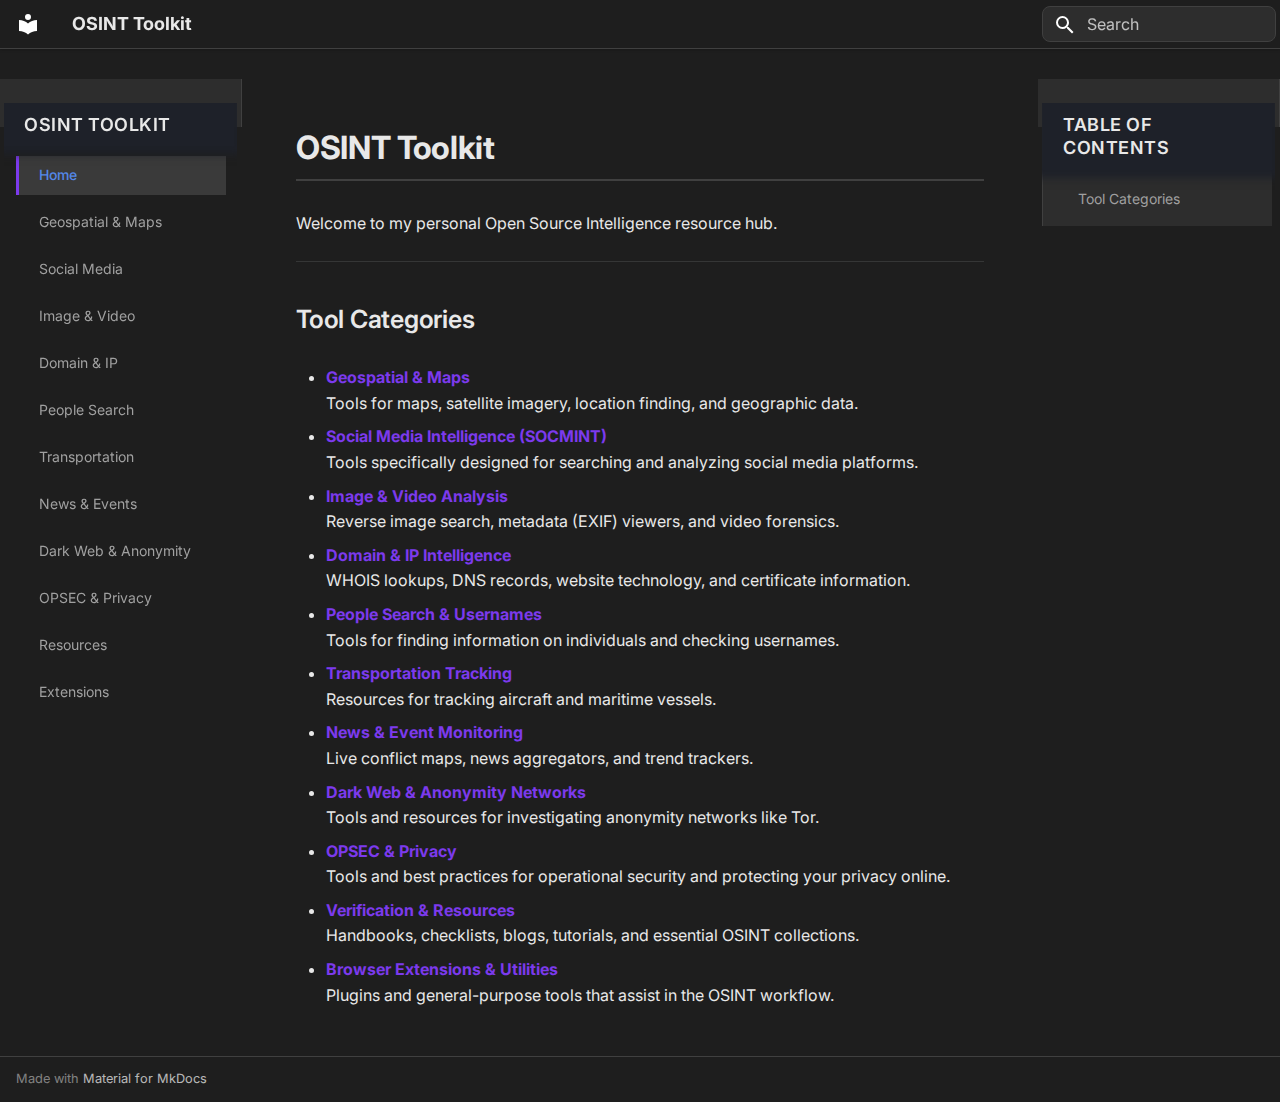
<file: index.html>
<!doctype html>
<html lang="en" class="no-js">
  <head>
    
      <meta charset="utf-8">
      <meta name="viewport" content="width=device-width,initial-scale=1">
      
        <meta name="description" content="A searchable collection of OSINT tools and resources.">
      
      
        <meta name="author" content="Feiko van Dijk">
      
      
        <link rel="canonical" href="https://feikovandijk.github.io/osint-toolkit/">
      
      
      
        <link rel="next" href="geospatial-maps/">
      
      
      <link rel="icon" href="assets/images/favicon.png">
      <meta name="generator" content="mkdocs-1.6.1, mkdocs-material-9.6.20">
    
    
      
        <title>OSINT Toolkit</title>
      
    
    
      <link rel="stylesheet" href="assets/stylesheets/main.e53b48f4.min.css">
      
        
        <link rel="stylesheet" href="assets/stylesheets/palette.06af60db.min.css">
      
      


    
    
      
    
    
      
        
        
        <link rel="preconnect" href="https://fonts.gstatic.com" crossorigin>
        <link rel="stylesheet" href="https://fonts.googleapis.com/css?family=Inter:300,300i,400,400i,700,700i%7CJetBrains+Mono:400,400i,700,700i&display=fallback">
        <style>:root{--md-text-font:"Inter";--md-code-font:"JetBrains Mono"}</style>
      
    
    
      <link rel="stylesheet" href="stylesheets/extra.css">
    
    <script>__md_scope=new URL(".",location),__md_hash=e=>[...e].reduce(((e,_)=>(e<<5)-e+_.charCodeAt(0)),0),__md_get=(e,_=localStorage,t=__md_scope)=>JSON.parse(_.getItem(t.pathname+"."+e)),__md_set=(e,_,t=localStorage,a=__md_scope)=>{try{t.setItem(a.pathname+"."+e,JSON.stringify(_))}catch(e){}}</script>
    
      

    
    
    
  </head>
  
  
    
    
    
    
    
    <body dir="ltr" data-md-color-scheme="slate" data-md-color-primary="indigo" data-md-color-accent="indigo">
  
    
    <input class="md-toggle" data-md-toggle="drawer" type="checkbox" id="__drawer" autocomplete="off">
    <input class="md-toggle" data-md-toggle="search" type="checkbox" id="__search" autocomplete="off">
    <label class="md-overlay" for="__drawer"></label>
    <div data-md-component="skip">
      
        
        <a href="#osint-toolkit" class="md-skip">
          Skip to content
        </a>
      
    </div>
    <div data-md-component="announce">
      
    </div>
    
    
      

  

<header class="md-header md-header--shadow" data-md-component="header">
  <nav class="md-header__inner md-grid" aria-label="Header">
    <a href="." title="OSINT Toolkit" class="md-header__button md-logo" aria-label="OSINT Toolkit" data-md-component="logo">
      
  
  <svg xmlns="http://www.w3.org/2000/svg" viewBox="0 0 24 24"><path d="M12 8a3 3 0 0 0 3-3 3 3 0 0 0-3-3 3 3 0 0 0-3 3 3 3 0 0 0 3 3m0 3.54C9.64 9.35 6.5 8 3 8v11c3.5 0 6.64 1.35 9 3.54 2.36-2.19 5.5-3.54 9-3.54V8c-3.5 0-6.64 1.35-9 3.54"/></svg>

    </a>
    <label class="md-header__button md-icon" for="__drawer">
      
      <svg xmlns="http://www.w3.org/2000/svg" viewBox="0 0 24 24"><path d="M3 6h18v2H3zm0 5h18v2H3zm0 5h18v2H3z"/></svg>
    </label>
    <div class="md-header__title" data-md-component="header-title">
      <div class="md-header__ellipsis">
        <div class="md-header__topic">
          <span class="md-ellipsis">
            OSINT Toolkit
          </span>
        </div>
        <div class="md-header__topic" data-md-component="header-topic">
          <span class="md-ellipsis">
            
              Home
            
          </span>
        </div>
      </div>
    </div>
    
      
    
    
    
    
      
      
        <label class="md-header__button md-icon" for="__search">
          
          <svg xmlns="http://www.w3.org/2000/svg" viewBox="0 0 24 24"><path d="M9.5 3A6.5 6.5 0 0 1 16 9.5c0 1.61-.59 3.09-1.56 4.23l.27.27h.79l5 5-1.5 1.5-5-5v-.79l-.27-.27A6.52 6.52 0 0 1 9.5 16 6.5 6.5 0 0 1 3 9.5 6.5 6.5 0 0 1 9.5 3m0 2C7 5 5 7 5 9.5S7 14 9.5 14 14 12 14 9.5 12 5 9.5 5"/></svg>
        </label>
        <div class="md-search" data-md-component="search" role="dialog">
  <label class="md-search__overlay" for="__search"></label>
  <div class="md-search__inner" role="search">
    <form class="md-search__form" name="search">
      <input type="text" class="md-search__input" name="query" aria-label="Search" placeholder="Search" autocapitalize="off" autocorrect="off" autocomplete="off" spellcheck="false" data-md-component="search-query" required>
      <label class="md-search__icon md-icon" for="__search">
        
        <svg xmlns="http://www.w3.org/2000/svg" viewBox="0 0 24 24"><path d="M9.5 3A6.5 6.5 0 0 1 16 9.5c0 1.61-.59 3.09-1.56 4.23l.27.27h.79l5 5-1.5 1.5-5-5v-.79l-.27-.27A6.52 6.52 0 0 1 9.5 16 6.5 6.5 0 0 1 3 9.5 6.5 6.5 0 0 1 9.5 3m0 2C7 5 5 7 5 9.5S7 14 9.5 14 14 12 14 9.5 12 5 9.5 5"/></svg>
        
        <svg xmlns="http://www.w3.org/2000/svg" viewBox="0 0 24 24"><path d="M20 11v2H8l5.5 5.5-1.42 1.42L4.16 12l7.92-7.92L13.5 5.5 8 11z"/></svg>
      </label>
      <nav class="md-search__options" aria-label="Search">
        
        <button type="reset" class="md-search__icon md-icon" title="Clear" aria-label="Clear" tabindex="-1">
          
          <svg xmlns="http://www.w3.org/2000/svg" viewBox="0 0 24 24"><path d="M19 6.41 17.59 5 12 10.59 6.41 5 5 6.41 10.59 12 5 17.59 6.41 19 12 13.41 17.59 19 19 17.59 13.41 12z"/></svg>
        </button>
      </nav>
      
        <div class="md-search__suggest" data-md-component="search-suggest"></div>
      
    </form>
    <div class="md-search__output">
      <div class="md-search__scrollwrap" tabindex="0" data-md-scrollfix>
        <div class="md-search-result" data-md-component="search-result">
          <div class="md-search-result__meta">
            Initializing search
          </div>
          <ol class="md-search-result__list" role="presentation"></ol>
        </div>
      </div>
    </div>
  </div>
</div>
      
    
    
  </nav>
  
</header>
    
    <div class="md-container" data-md-component="container">
      
      
        
          
        
      
      <main class="md-main" data-md-component="main">
        <div class="md-main__inner md-grid">
          
            
              
              <div class="md-sidebar md-sidebar--primary" data-md-component="sidebar" data-md-type="navigation" >
                <div class="md-sidebar__scrollwrap">
                  <div class="md-sidebar__inner">
                    



<nav class="md-nav md-nav--primary" aria-label="Navigation" data-md-level="0">
  <label class="md-nav__title" for="__drawer">
    <a href="." title="OSINT Toolkit" class="md-nav__button md-logo" aria-label="OSINT Toolkit" data-md-component="logo">
      
  
  <svg xmlns="http://www.w3.org/2000/svg" viewBox="0 0 24 24"><path d="M12 8a3 3 0 0 0 3-3 3 3 0 0 0-3-3 3 3 0 0 0-3 3 3 3 0 0 0 3 3m0 3.54C9.64 9.35 6.5 8 3 8v11c3.5 0 6.64 1.35 9 3.54 2.36-2.19 5.5-3.54 9-3.54V8c-3.5 0-6.64 1.35-9 3.54"/></svg>

    </a>
    OSINT Toolkit
  </label>
  
  <ul class="md-nav__list" data-md-scrollfix>
    
      
      
  
  
    
  
  
  
    <li class="md-nav__item md-nav__item--active">
      
      <input class="md-nav__toggle md-toggle" type="checkbox" id="__toc">
      
      
        
      
      
        <label class="md-nav__link md-nav__link--active" for="__toc">
          
  
  
  <span class="md-ellipsis">
    Home
    
  </span>
  

          <span class="md-nav__icon md-icon"></span>
        </label>
      
      <a href="." class="md-nav__link md-nav__link--active">
        
  
  
  <span class="md-ellipsis">
    Home
    
  </span>
  

      </a>
      
        

<nav class="md-nav md-nav--secondary" aria-label="Table of contents">
  
  
  
    
  
  
    <label class="md-nav__title" for="__toc">
      <span class="md-nav__icon md-icon"></span>
      Table of contents
    </label>
    <ul class="md-nav__list" data-md-component="toc" data-md-scrollfix>
      
        <li class="md-nav__item">
  <a href="#tool-categories" class="md-nav__link">
    <span class="md-ellipsis">
      Tool Categories
    </span>
  </a>
  
</li>
      
    </ul>
  
</nav>
      
    </li>
  

    
      
      
  
  
  
  
    <li class="md-nav__item">
      <a href="geospatial-maps/" class="md-nav__link">
        
  
  
  <span class="md-ellipsis">
    Geospatial & Maps
    
  </span>
  

      </a>
    </li>
  

    
      
      
  
  
  
  
    <li class="md-nav__item">
      <a href="social-media/" class="md-nav__link">
        
  
  
  <span class="md-ellipsis">
    Social Media
    
  </span>
  

      </a>
    </li>
  

    
      
      
  
  
  
  
    <li class="md-nav__item">
      <a href="image-video/" class="md-nav__link">
        
  
  
  <span class="md-ellipsis">
    Image & Video
    
  </span>
  

      </a>
    </li>
  

    
      
      
  
  
  
  
    <li class="md-nav__item">
      <a href="domain-ip/" class="md-nav__link">
        
  
  
  <span class="md-ellipsis">
    Domain & IP
    
  </span>
  

      </a>
    </li>
  

    
      
      
  
  
  
  
    <li class="md-nav__item">
      <a href="people-search/" class="md-nav__link">
        
  
  
  <span class="md-ellipsis">
    People Search
    
  </span>
  

      </a>
    </li>
  

    
      
      
  
  
  
  
    <li class="md-nav__item">
      <a href="transportation/" class="md-nav__link">
        
  
  
  <span class="md-ellipsis">
    Transportation
    
  </span>
  

      </a>
    </li>
  

    
      
      
  
  
  
  
    <li class="md-nav__item">
      <a href="news-monitoring/" class="md-nav__link">
        
  
  
  <span class="md-ellipsis">
    News & Events
    
  </span>
  

      </a>
    </li>
  

    
      
      
  
  
  
  
    <li class="md-nav__item">
      <a href="dark-web/" class="md-nav__link">
        
  
  
  <span class="md-ellipsis">
    Dark Web & Anonymity
    
  </span>
  

      </a>
    </li>
  

    
      
      
  
  
  
  
    <li class="md-nav__item">
      <a href="opsec-privacy/" class="md-nav__link">
        
  
  
  <span class="md-ellipsis">
    OPSEC & Privacy
    
  </span>
  

      </a>
    </li>
  

    
      
      
  
  
  
  
    <li class="md-nav__item">
      <a href="verification-resources/" class="md-nav__link">
        
  
  
  <span class="md-ellipsis">
    Resources
    
  </span>
  

      </a>
    </li>
  

    
      
      
  
  
  
  
    <li class="md-nav__item">
      <a href="extensions-utilities/" class="md-nav__link">
        
  
  
  <span class="md-ellipsis">
    Extensions
    
  </span>
  

      </a>
    </li>
  

    
  </ul>
</nav>
                  </div>
                </div>
              </div>
            
            
              
              <div class="md-sidebar md-sidebar--secondary" data-md-component="sidebar" data-md-type="toc" >
                <div class="md-sidebar__scrollwrap">
                  <div class="md-sidebar__inner">
                    

<nav class="md-nav md-nav--secondary" aria-label="Table of contents">
  
  
  
    
  
  
    <label class="md-nav__title" for="__toc">
      <span class="md-nav__icon md-icon"></span>
      Table of contents
    </label>
    <ul class="md-nav__list" data-md-component="toc" data-md-scrollfix>
      
        <li class="md-nav__item">
  <a href="#tool-categories" class="md-nav__link">
    <span class="md-ellipsis">
      Tool Categories
    </span>
  </a>
  
</li>
      
    </ul>
  
</nav>
                  </div>
                </div>
              </div>
            
          
          
            <div class="md-content" data-md-component="content">
              <article class="md-content__inner md-typeset">
                
                  



<h1 id="osint-toolkit">OSINT Toolkit</h1>
<p>Welcome to my personal Open Source Intelligence resource hub.</p>
<hr />
<h2 id="tool-categories">Tool Categories</h2>
<ul>
<li>
<p><a href="geospatial-maps/"><strong>Geospatial &amp; Maps</strong></a><br />
    Tools for maps, satellite imagery, location finding, and geographic data.</p>
</li>
<li>
<p><a href="social-media/"><strong>Social Media Intelligence (SOCMINT)</strong></a><br />
    Tools specifically designed for searching and analyzing social media platforms.</p>
</li>
<li>
<p><a href="image-video/"><strong>Image &amp; Video Analysis</strong></a><br />
    Reverse image search, metadata (EXIF) viewers, and video forensics.</p>
</li>
<li>
<p><a href="domain-ip/"><strong>Domain &amp; IP Intelligence</strong></a><br />
    WHOIS lookups, DNS records, website technology, and certificate information.</p>
</li>
<li>
<p><a href="people-search/"><strong>People Search &amp; Usernames</strong></a><br />
    Tools for finding information on individuals and checking usernames.</p>
</li>
<li>
<p><a href="transportation/"><strong>Transportation Tracking</strong></a><br />
    Resources for tracking aircraft and maritime vessels.</p>
</li>
<li>
<p><a href="news-monitoring/"><strong>News &amp; Event Monitoring</strong></a><br />
    Live conflict maps, news aggregators, and trend trackers.</p>
</li>
<li>
<p><a href="dark-web/"><strong>Dark Web &amp; Anonymity Networks</strong></a><br />
    Tools and resources for investigating anonymity networks like Tor.</p>
</li>
<li>
<p><a href="opsec-privacy/"><strong>OPSEC &amp; Privacy</strong></a><br />
    Tools and best practices for operational security and protecting your privacy online.</p>
</li>
<li>
<p><a href="verification-resources/"><strong>Verification &amp; Resources</strong></a><br />
    Handbooks, checklists, blogs, tutorials, and essential OSINT collections.</p>
</li>
<li>
<p><a href="extensions-utilities/"><strong>Browser Extensions &amp; Utilities</strong></a><br />
    Plugins and general-purpose tools that assist in the OSINT workflow.</p>
</li>
</ul>












                
              </article>
            </div>
          
          
<script>var target=document.getElementById(location.hash.slice(1));target&&target.name&&(target.checked=target.name.startsWith("__tabbed_"))</script>
        </div>
        
          <button type="button" class="md-top md-icon" data-md-component="top" hidden>
  
  <svg xmlns="http://www.w3.org/2000/svg" viewBox="0 0 24 24"><path d="M13 20h-2V8l-5.5 5.5-1.42-1.42L12 4.16l7.92 7.92-1.42 1.42L13 8z"/></svg>
  Back to top
</button>
        
      </main>
      
        <footer class="md-footer">
  
  <div class="md-footer-meta md-typeset">
    <div class="md-footer-meta__inner md-grid">
      <div class="md-copyright">
  
  
    Made with
    <a href="https://squidfunk.github.io/mkdocs-material/" target="_blank" rel="noopener">
      Material for MkDocs
    </a>
  
</div>
      
    </div>
  </div>
</footer>
      
    </div>
    <div class="md-dialog" data-md-component="dialog">
      <div class="md-dialog__inner md-typeset"></div>
    </div>
    
    
    
      
      <script id="__config" type="application/json">{"base": ".", "features": ["navigation.sections", "navigation.expand", "navigation.path", "navigation.top", "search.suggest", "search.highlight", "content.code.copy", "content.code.annotate"], "search": "assets/javascripts/workers/search.973d3a69.min.js", "tags": null, "translations": {"clipboard.copied": "Copied to clipboard", "clipboard.copy": "Copy to clipboard", "search.result.more.one": "1 more on this page", "search.result.more.other": "# more on this page", "search.result.none": "No matching documents", "search.result.one": "1 matching document", "search.result.other": "# matching documents", "search.result.placeholder": "Type to start searching", "search.result.term.missing": "Missing", "select.version": "Select version"}, "version": null}</script>
    
    
      <script src="assets/javascripts/bundle.f55a23d4.min.js"></script>
      
    
  </body>
</html>
</file>
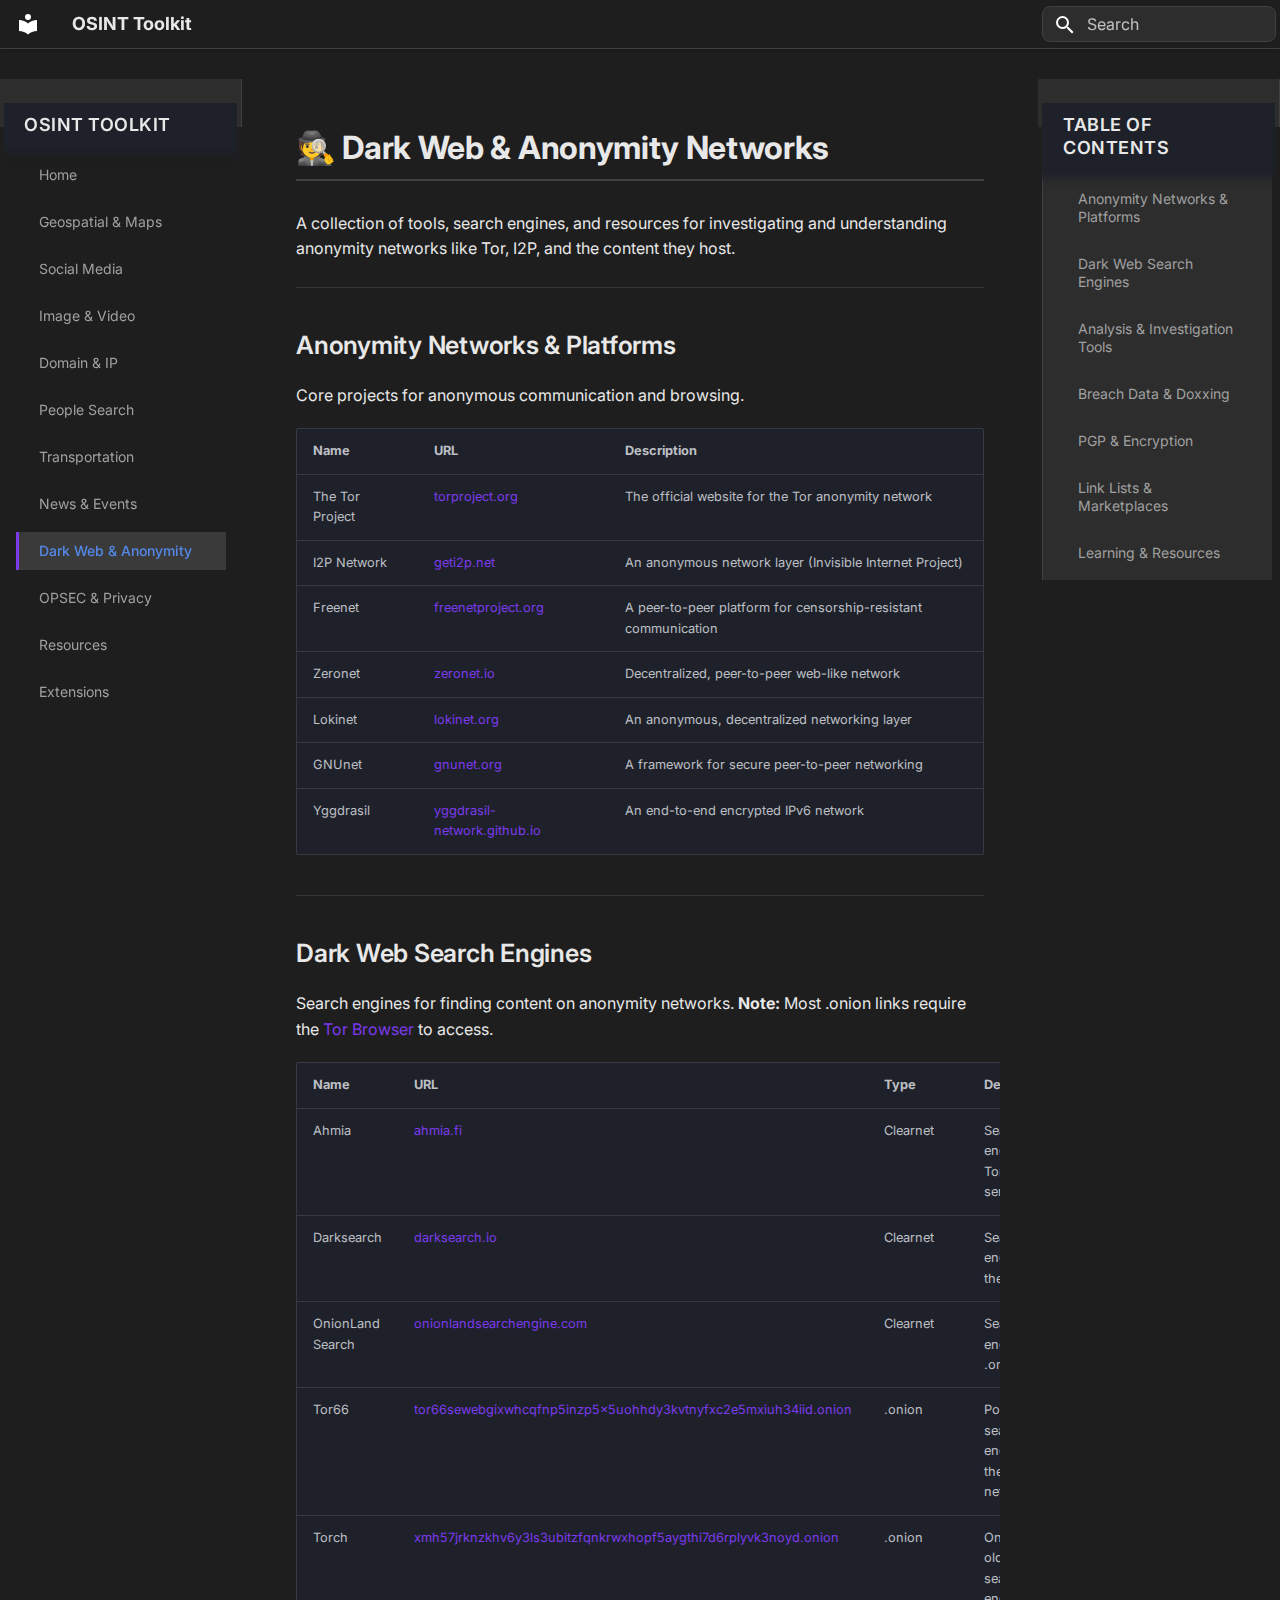
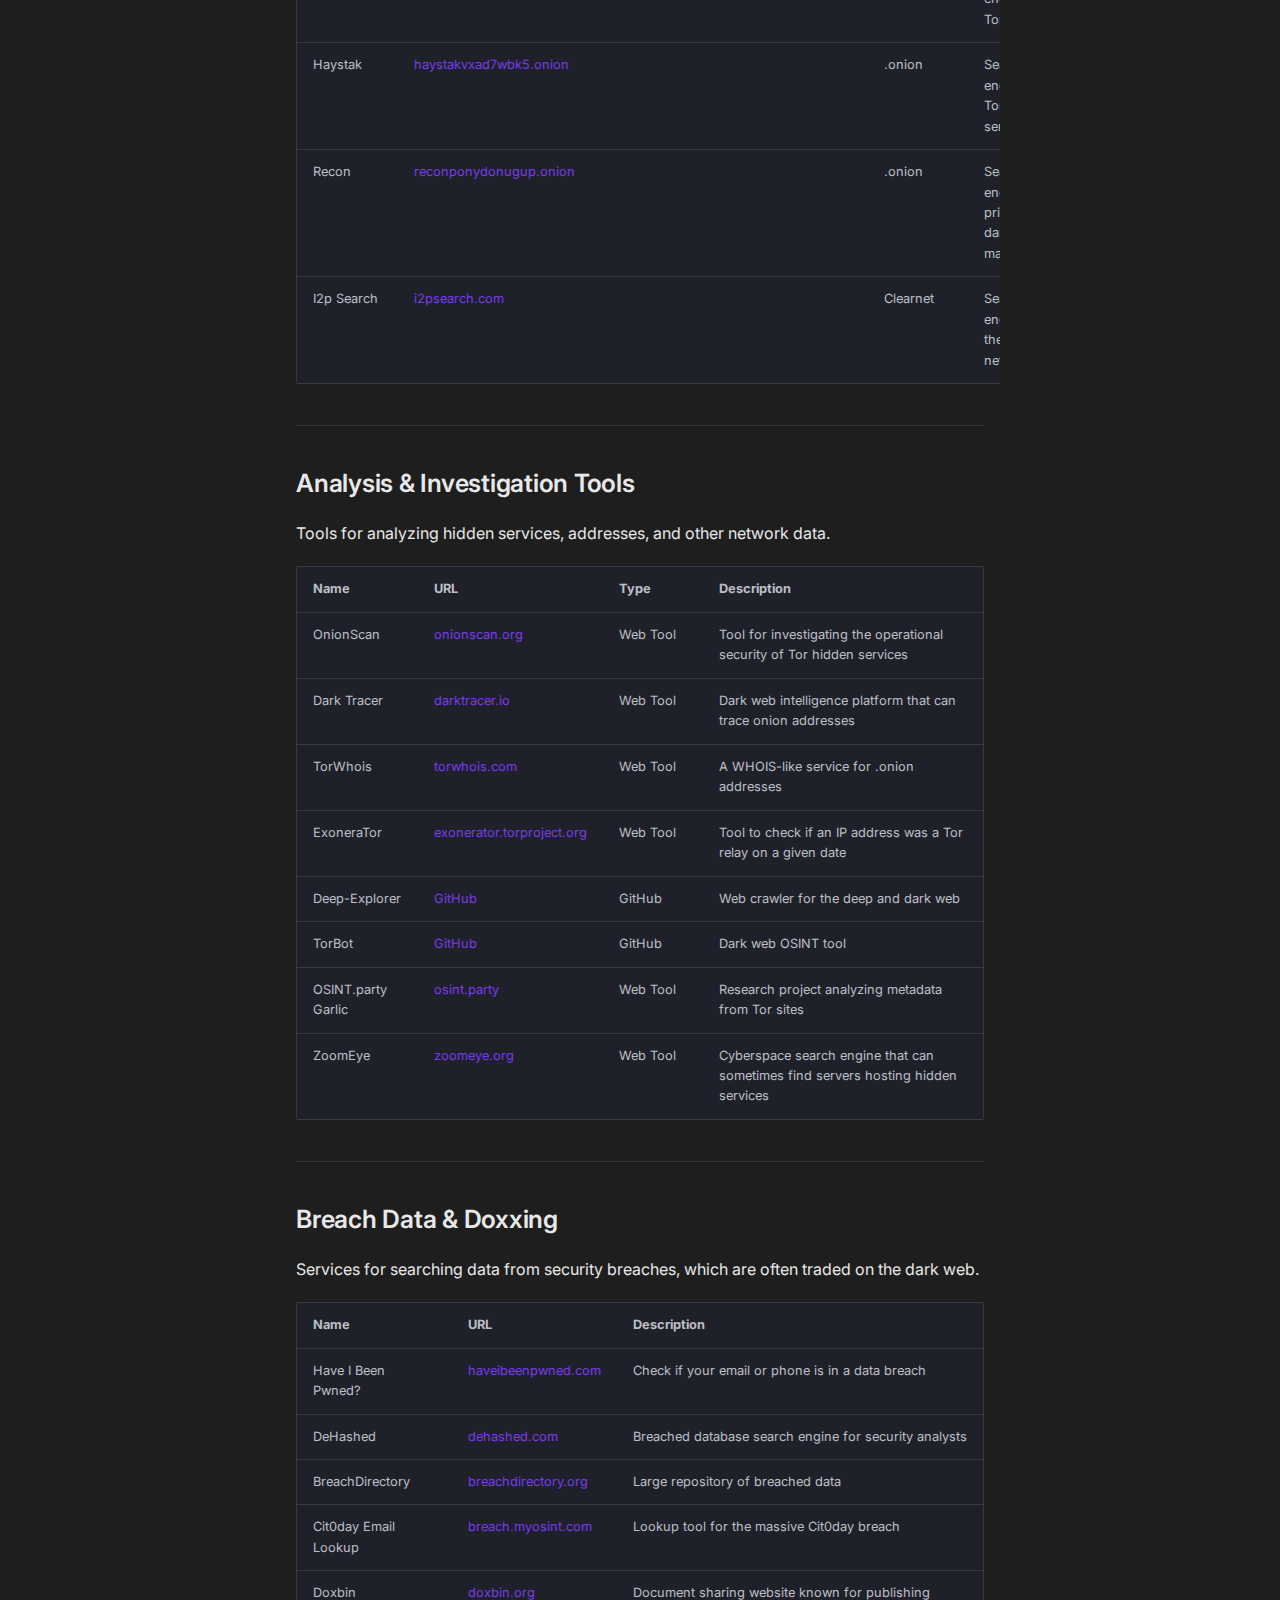
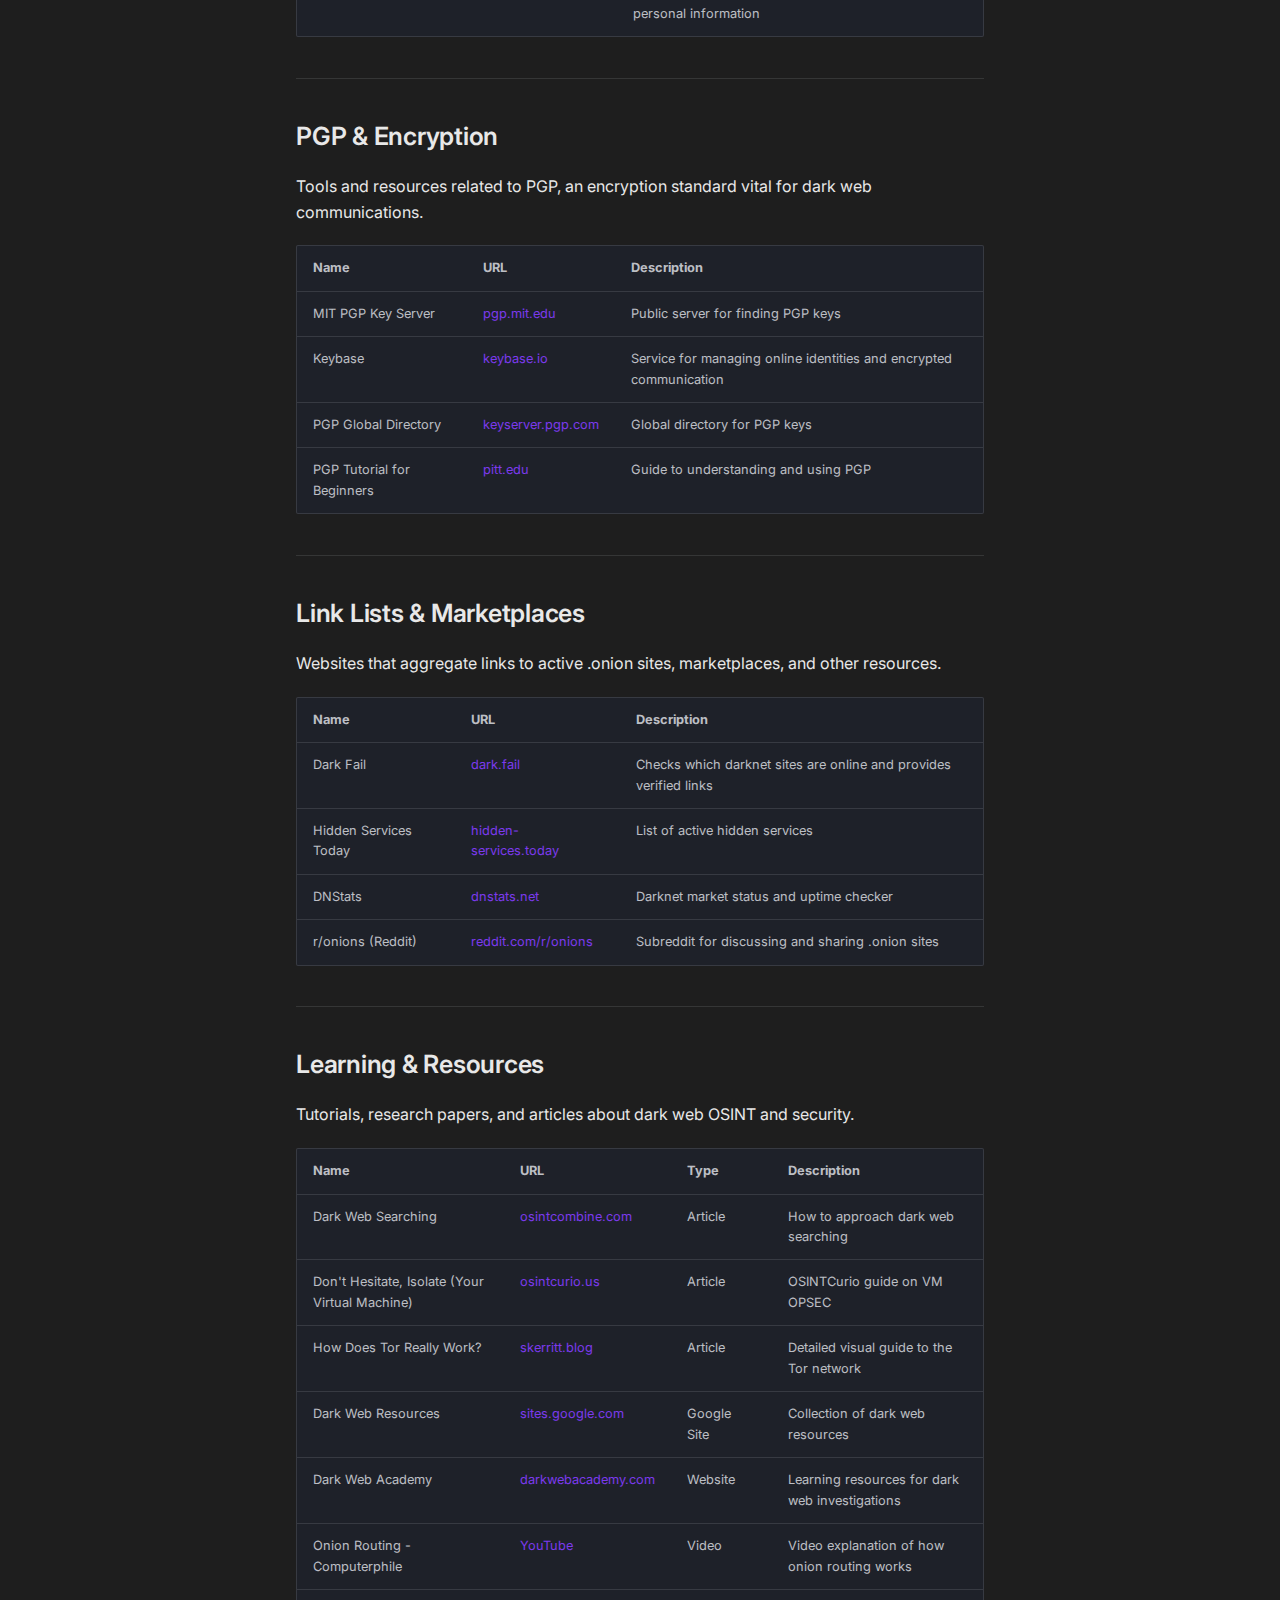
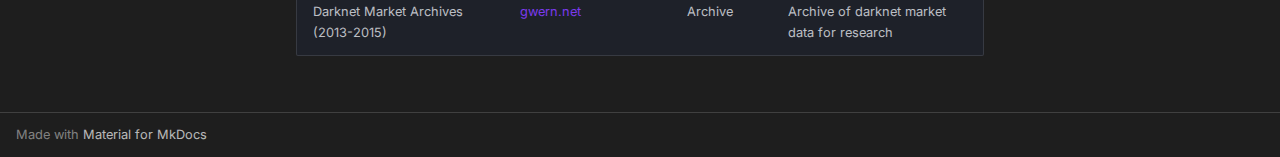
<file: dark-web/index.html>
<!doctype html>
<html lang="en" class="no-js">
  <head>
    
      <meta charset="utf-8">
      <meta name="viewport" content="width=device-width,initial-scale=1">
      
        <meta name="description" content="A searchable collection of OSINT tools and resources.">
      
      
        <meta name="author" content="Feiko van Dijk">
      
      
        <link rel="canonical" href="https://feikovandijk.github.io/osint-toolkit/dark-web/">
      
      
        <link rel="prev" href="../news-monitoring/">
      
      
        <link rel="next" href="../opsec-privacy/">
      
      
      <link rel="icon" href="../assets/images/favicon.png">
      <meta name="generator" content="mkdocs-1.6.1, mkdocs-material-9.6.20">
    
    
      
        <title>Dark Web & Anonymity - OSINT Toolkit</title>
      
    
    
      <link rel="stylesheet" href="../assets/stylesheets/main.e53b48f4.min.css">
      
        
        <link rel="stylesheet" href="../assets/stylesheets/palette.06af60db.min.css">
      
      


    
    
      
    
    
      
        
        
        <link rel="preconnect" href="https://fonts.gstatic.com" crossorigin>
        <link rel="stylesheet" href="https://fonts.googleapis.com/css?family=Inter:300,300i,400,400i,700,700i%7CJetBrains+Mono:400,400i,700,700i&display=fallback">
        <style>:root{--md-text-font:"Inter";--md-code-font:"JetBrains Mono"}</style>
      
    
    
      <link rel="stylesheet" href="../stylesheets/extra.css">
    
    <script>__md_scope=new URL("..",location),__md_hash=e=>[...e].reduce(((e,_)=>(e<<5)-e+_.charCodeAt(0)),0),__md_get=(e,_=localStorage,t=__md_scope)=>JSON.parse(_.getItem(t.pathname+"."+e)),__md_set=(e,_,t=localStorage,a=__md_scope)=>{try{t.setItem(a.pathname+"."+e,JSON.stringify(_))}catch(e){}}</script>
    
      

    
    
    
  </head>
  
  
    
    
    
    
    
    <body dir="ltr" data-md-color-scheme="slate" data-md-color-primary="indigo" data-md-color-accent="indigo">
  
    
    <input class="md-toggle" data-md-toggle="drawer" type="checkbox" id="__drawer" autocomplete="off">
    <input class="md-toggle" data-md-toggle="search" type="checkbox" id="__search" autocomplete="off">
    <label class="md-overlay" for="__drawer"></label>
    <div data-md-component="skip">
      
        
        <a href="#dark-web-anonymity-networks" class="md-skip">
          Skip to content
        </a>
      
    </div>
    <div data-md-component="announce">
      
    </div>
    
    
      

  

<header class="md-header md-header--shadow" data-md-component="header">
  <nav class="md-header__inner md-grid" aria-label="Header">
    <a href=".." title="OSINT Toolkit" class="md-header__button md-logo" aria-label="OSINT Toolkit" data-md-component="logo">
      
  
  <svg xmlns="http://www.w3.org/2000/svg" viewBox="0 0 24 24"><path d="M12 8a3 3 0 0 0 3-3 3 3 0 0 0-3-3 3 3 0 0 0-3 3 3 3 0 0 0 3 3m0 3.54C9.64 9.35 6.5 8 3 8v11c3.5 0 6.64 1.35 9 3.54 2.36-2.19 5.5-3.54 9-3.54V8c-3.5 0-6.64 1.35-9 3.54"/></svg>

    </a>
    <label class="md-header__button md-icon" for="__drawer">
      
      <svg xmlns="http://www.w3.org/2000/svg" viewBox="0 0 24 24"><path d="M3 6h18v2H3zm0 5h18v2H3zm0 5h18v2H3z"/></svg>
    </label>
    <div class="md-header__title" data-md-component="header-title">
      <div class="md-header__ellipsis">
        <div class="md-header__topic">
          <span class="md-ellipsis">
            OSINT Toolkit
          </span>
        </div>
        <div class="md-header__topic" data-md-component="header-topic">
          <span class="md-ellipsis">
            
              Dark Web & Anonymity
            
          </span>
        </div>
      </div>
    </div>
    
      
    
    
    
    
      
      
        <label class="md-header__button md-icon" for="__search">
          
          <svg xmlns="http://www.w3.org/2000/svg" viewBox="0 0 24 24"><path d="M9.5 3A6.5 6.5 0 0 1 16 9.5c0 1.61-.59 3.09-1.56 4.23l.27.27h.79l5 5-1.5 1.5-5-5v-.79l-.27-.27A6.52 6.52 0 0 1 9.5 16 6.5 6.5 0 0 1 3 9.5 6.5 6.5 0 0 1 9.5 3m0 2C7 5 5 7 5 9.5S7 14 9.5 14 14 12 14 9.5 12 5 9.5 5"/></svg>
        </label>
        <div class="md-search" data-md-component="search" role="dialog">
  <label class="md-search__overlay" for="__search"></label>
  <div class="md-search__inner" role="search">
    <form class="md-search__form" name="search">
      <input type="text" class="md-search__input" name="query" aria-label="Search" placeholder="Search" autocapitalize="off" autocorrect="off" autocomplete="off" spellcheck="false" data-md-component="search-query" required>
      <label class="md-search__icon md-icon" for="__search">
        
        <svg xmlns="http://www.w3.org/2000/svg" viewBox="0 0 24 24"><path d="M9.5 3A6.5 6.5 0 0 1 16 9.5c0 1.61-.59 3.09-1.56 4.23l.27.27h.79l5 5-1.5 1.5-5-5v-.79l-.27-.27A6.52 6.52 0 0 1 9.5 16 6.5 6.5 0 0 1 3 9.5 6.5 6.5 0 0 1 9.5 3m0 2C7 5 5 7 5 9.5S7 14 9.5 14 14 12 14 9.5 12 5 9.5 5"/></svg>
        
        <svg xmlns="http://www.w3.org/2000/svg" viewBox="0 0 24 24"><path d="M20 11v2H8l5.5 5.5-1.42 1.42L4.16 12l7.92-7.92L13.5 5.5 8 11z"/></svg>
      </label>
      <nav class="md-search__options" aria-label="Search">
        
        <button type="reset" class="md-search__icon md-icon" title="Clear" aria-label="Clear" tabindex="-1">
          
          <svg xmlns="http://www.w3.org/2000/svg" viewBox="0 0 24 24"><path d="M19 6.41 17.59 5 12 10.59 6.41 5 5 6.41 10.59 12 5 17.59 6.41 19 12 13.41 17.59 19 19 17.59 13.41 12z"/></svg>
        </button>
      </nav>
      
        <div class="md-search__suggest" data-md-component="search-suggest"></div>
      
    </form>
    <div class="md-search__output">
      <div class="md-search__scrollwrap" tabindex="0" data-md-scrollfix>
        <div class="md-search-result" data-md-component="search-result">
          <div class="md-search-result__meta">
            Initializing search
          </div>
          <ol class="md-search-result__list" role="presentation"></ol>
        </div>
      </div>
    </div>
  </div>
</div>
      
    
    
  </nav>
  
</header>
    
    <div class="md-container" data-md-component="container">
      
      
        
          
        
      
      <main class="md-main" data-md-component="main">
        <div class="md-main__inner md-grid">
          
            
              
              <div class="md-sidebar md-sidebar--primary" data-md-component="sidebar" data-md-type="navigation" >
                <div class="md-sidebar__scrollwrap">
                  <div class="md-sidebar__inner">
                    



<nav class="md-nav md-nav--primary" aria-label="Navigation" data-md-level="0">
  <label class="md-nav__title" for="__drawer">
    <a href=".." title="OSINT Toolkit" class="md-nav__button md-logo" aria-label="OSINT Toolkit" data-md-component="logo">
      
  
  <svg xmlns="http://www.w3.org/2000/svg" viewBox="0 0 24 24"><path d="M12 8a3 3 0 0 0 3-3 3 3 0 0 0-3-3 3 3 0 0 0-3 3 3 3 0 0 0 3 3m0 3.54C9.64 9.35 6.5 8 3 8v11c3.5 0 6.64 1.35 9 3.54 2.36-2.19 5.5-3.54 9-3.54V8c-3.5 0-6.64 1.35-9 3.54"/></svg>

    </a>
    OSINT Toolkit
  </label>
  
  <ul class="md-nav__list" data-md-scrollfix>
    
      
      
  
  
  
  
    <li class="md-nav__item">
      <a href=".." class="md-nav__link">
        
  
  
  <span class="md-ellipsis">
    Home
    
  </span>
  

      </a>
    </li>
  

    
      
      
  
  
  
  
    <li class="md-nav__item">
      <a href="../geospatial-maps/" class="md-nav__link">
        
  
  
  <span class="md-ellipsis">
    Geospatial & Maps
    
  </span>
  

      </a>
    </li>
  

    
      
      
  
  
  
  
    <li class="md-nav__item">
      <a href="../social-media/" class="md-nav__link">
        
  
  
  <span class="md-ellipsis">
    Social Media
    
  </span>
  

      </a>
    </li>
  

    
      
      
  
  
  
  
    <li class="md-nav__item">
      <a href="../image-video/" class="md-nav__link">
        
  
  
  <span class="md-ellipsis">
    Image & Video
    
  </span>
  

      </a>
    </li>
  

    
      
      
  
  
  
  
    <li class="md-nav__item">
      <a href="../domain-ip/" class="md-nav__link">
        
  
  
  <span class="md-ellipsis">
    Domain & IP
    
  </span>
  

      </a>
    </li>
  

    
      
      
  
  
  
  
    <li class="md-nav__item">
      <a href="../people-search/" class="md-nav__link">
        
  
  
  <span class="md-ellipsis">
    People Search
    
  </span>
  

      </a>
    </li>
  

    
      
      
  
  
  
  
    <li class="md-nav__item">
      <a href="../transportation/" class="md-nav__link">
        
  
  
  <span class="md-ellipsis">
    Transportation
    
  </span>
  

      </a>
    </li>
  

    
      
      
  
  
  
  
    <li class="md-nav__item">
      <a href="../news-monitoring/" class="md-nav__link">
        
  
  
  <span class="md-ellipsis">
    News & Events
    
  </span>
  

      </a>
    </li>
  

    
      
      
  
  
    
  
  
  
    <li class="md-nav__item md-nav__item--active">
      
      <input class="md-nav__toggle md-toggle" type="checkbox" id="__toc">
      
      
        
      
      
        <label class="md-nav__link md-nav__link--active" for="__toc">
          
  
  
  <span class="md-ellipsis">
    Dark Web & Anonymity
    
  </span>
  

          <span class="md-nav__icon md-icon"></span>
        </label>
      
      <a href="./" class="md-nav__link md-nav__link--active">
        
  
  
  <span class="md-ellipsis">
    Dark Web & Anonymity
    
  </span>
  

      </a>
      
        

<nav class="md-nav md-nav--secondary" aria-label="Table of contents">
  
  
  
    
  
  
    <label class="md-nav__title" for="__toc">
      <span class="md-nav__icon md-icon"></span>
      Table of contents
    </label>
    <ul class="md-nav__list" data-md-component="toc" data-md-scrollfix>
      
        <li class="md-nav__item">
  <a href="#anonymity-networks-platforms" class="md-nav__link">
    <span class="md-ellipsis">
      Anonymity Networks &amp; Platforms
    </span>
  </a>
  
</li>
      
        <li class="md-nav__item">
  <a href="#dark-web-search-engines" class="md-nav__link">
    <span class="md-ellipsis">
      Dark Web Search Engines
    </span>
  </a>
  
</li>
      
        <li class="md-nav__item">
  <a href="#analysis-investigation-tools" class="md-nav__link">
    <span class="md-ellipsis">
      Analysis &amp; Investigation Tools
    </span>
  </a>
  
</li>
      
        <li class="md-nav__item">
  <a href="#breach-data-doxxing" class="md-nav__link">
    <span class="md-ellipsis">
      Breach Data &amp; Doxxing
    </span>
  </a>
  
</li>
      
        <li class="md-nav__item">
  <a href="#pgp-encryption" class="md-nav__link">
    <span class="md-ellipsis">
      PGP &amp; Encryption
    </span>
  </a>
  
</li>
      
        <li class="md-nav__item">
  <a href="#link-lists-marketplaces" class="md-nav__link">
    <span class="md-ellipsis">
      Link Lists &amp; Marketplaces
    </span>
  </a>
  
</li>
      
        <li class="md-nav__item">
  <a href="#learning-resources" class="md-nav__link">
    <span class="md-ellipsis">
      Learning &amp; Resources
    </span>
  </a>
  
</li>
      
    </ul>
  
</nav>
      
    </li>
  

    
      
      
  
  
  
  
    <li class="md-nav__item">
      <a href="../opsec-privacy/" class="md-nav__link">
        
  
  
  <span class="md-ellipsis">
    OPSEC & Privacy
    
  </span>
  

      </a>
    </li>
  

    
      
      
  
  
  
  
    <li class="md-nav__item">
      <a href="../verification-resources/" class="md-nav__link">
        
  
  
  <span class="md-ellipsis">
    Resources
    
  </span>
  

      </a>
    </li>
  

    
      
      
  
  
  
  
    <li class="md-nav__item">
      <a href="../extensions-utilities/" class="md-nav__link">
        
  
  
  <span class="md-ellipsis">
    Extensions
    
  </span>
  

      </a>
    </li>
  

    
  </ul>
</nav>
                  </div>
                </div>
              </div>
            
            
              
              <div class="md-sidebar md-sidebar--secondary" data-md-component="sidebar" data-md-type="toc" >
                <div class="md-sidebar__scrollwrap">
                  <div class="md-sidebar__inner">
                    

<nav class="md-nav md-nav--secondary" aria-label="Table of contents">
  
  
  
    
  
  
    <label class="md-nav__title" for="__toc">
      <span class="md-nav__icon md-icon"></span>
      Table of contents
    </label>
    <ul class="md-nav__list" data-md-component="toc" data-md-scrollfix>
      
        <li class="md-nav__item">
  <a href="#anonymity-networks-platforms" class="md-nav__link">
    <span class="md-ellipsis">
      Anonymity Networks &amp; Platforms
    </span>
  </a>
  
</li>
      
        <li class="md-nav__item">
  <a href="#dark-web-search-engines" class="md-nav__link">
    <span class="md-ellipsis">
      Dark Web Search Engines
    </span>
  </a>
  
</li>
      
        <li class="md-nav__item">
  <a href="#analysis-investigation-tools" class="md-nav__link">
    <span class="md-ellipsis">
      Analysis &amp; Investigation Tools
    </span>
  </a>
  
</li>
      
        <li class="md-nav__item">
  <a href="#breach-data-doxxing" class="md-nav__link">
    <span class="md-ellipsis">
      Breach Data &amp; Doxxing
    </span>
  </a>
  
</li>
      
        <li class="md-nav__item">
  <a href="#pgp-encryption" class="md-nav__link">
    <span class="md-ellipsis">
      PGP &amp; Encryption
    </span>
  </a>
  
</li>
      
        <li class="md-nav__item">
  <a href="#link-lists-marketplaces" class="md-nav__link">
    <span class="md-ellipsis">
      Link Lists &amp; Marketplaces
    </span>
  </a>
  
</li>
      
        <li class="md-nav__item">
  <a href="#learning-resources" class="md-nav__link">
    <span class="md-ellipsis">
      Learning &amp; Resources
    </span>
  </a>
  
</li>
      
    </ul>
  
</nav>
                  </div>
                </div>
              </div>
            
          
          
            <div class="md-content" data-md-component="content">
              <article class="md-content__inner md-typeset">
                
                  



<h1 id="dark-web-anonymity-networks">🕵️ Dark Web &amp; Anonymity Networks</h1>
<p>A collection of tools, search engines, and resources for investigating and understanding anonymity networks like Tor, I2P, and the content they host.</p>
<hr />
<h2 id="anonymity-networks-platforms">Anonymity Networks &amp; Platforms</h2>
<p>Core projects for anonymous communication and browsing.</p>
<table>
<thead>
<tr>
<th>Name</th>
<th>URL</th>
<th>Description</th>
</tr>
</thead>
<tbody>
<tr>
<td>The Tor Project</td>
<td><a href="https://www.torproject.org/">torproject.org</a></td>
<td>The official website for the Tor anonymity network</td>
</tr>
<tr>
<td>I2P Network</td>
<td><a href="https://geti2p.net/en/">geti2p.net</a></td>
<td>An anonymous network layer (Invisible Internet Project)</td>
</tr>
<tr>
<td>Freenet</td>
<td><a href="https://freenetproject.org/">freenetproject.org</a></td>
<td>A peer-to-peer platform for censorship-resistant communication</td>
</tr>
<tr>
<td>Zeronet</td>
<td><a href="https://zeronet.io/">zeronet.io</a></td>
<td>Decentralized, peer-to-peer web-like network</td>
</tr>
<tr>
<td>Lokinet</td>
<td><a href="https://lokinet.org/">lokinet.org</a></td>
<td>An anonymous, decentralized networking layer</td>
</tr>
<tr>
<td>GNUnet</td>
<td><a href="https://gnunet.org/en/">gnunet.org</a></td>
<td>A framework for secure peer-to-peer networking</td>
</tr>
<tr>
<td>Yggdrasil</td>
<td><a href="https://yggdrasil-network.github.io/">yggdrasil-network.github.io</a></td>
<td>An end-to-end encrypted IPv6 network</td>
</tr>
</tbody>
</table>
<hr />
<h2 id="dark-web-search-engines">Dark Web Search Engines</h2>
<p>Search engines for finding content on anonymity networks. <strong>Note:</strong> Most .onion links require the <a href="https://www.torproject.org/">Tor Browser</a> to access.</p>
<table>
<thead>
<tr>
<th>Name</th>
<th>URL</th>
<th>Type</th>
<th>Description</th>
</tr>
</thead>
<tbody>
<tr>
<td>Ahmia</td>
<td><a href="https://ahmia.fi/">ahmia.fi</a></td>
<td>Clearnet</td>
<td>Search engine for Tor hidden services</td>
</tr>
<tr>
<td>Darksearch</td>
<td><a href="https://darksearch.io/">darksearch.io</a></td>
<td>Clearnet</td>
<td>Search engine for the dark web</td>
</tr>
<tr>
<td>OnionLand Search</td>
<td><a href="https://onionlandsearchengine.com/">onionlandsearchengine.com</a></td>
<td>Clearnet</td>
<td>Search engine for .onion sites</td>
</tr>
<tr>
<td>Tor66</td>
<td><a href="http://tor66sewebgixwhcqfnp5inzp5x5uohhdy3kvtnyfxc2e5mxiuh34iid.onion/">tor66sewebgixwhcqfnp5inzp5x5uohhdy3kvtnyfxc2e5mxiuh34iid.onion</a></td>
<td>.onion</td>
<td>Popular search engine on the Tor network</td>
</tr>
<tr>
<td>Torch</td>
<td><a href="http://xmh57jrknzkhv6y3ls3ubitzfqnkrwxhopf5aygthi7d6rplyvk3noyd.onion/">xmh57jrknzkhv6y3ls3ubitzfqnkrwxhopf5aygthi7d6rplyvk3noyd.onion</a></td>
<td>.onion</td>
<td>One of the oldest search engines on Tor</td>
</tr>
<tr>
<td>Haystak</td>
<td><a href="http://haystakvxad7wbk5.onion/">haystakvxad7wbk5.onion</a></td>
<td>.onion</td>
<td>Search engine for Tor hidden services</td>
</tr>
<tr>
<td>Recon</td>
<td><a href="https://reconponydonugup.onion/">reconponydonugup.onion</a></td>
<td>.onion</td>
<td>Search engine primarily for darknet marketplaces</td>
</tr>
<tr>
<td>I2p Search</td>
<td><a href="https://i2psearch.com/">i2psearch.com</a></td>
<td>Clearnet</td>
<td>Search engine for the I2P network</td>
</tr>
</tbody>
</table>
<hr />
<h2 id="analysis-investigation-tools">Analysis &amp; Investigation Tools</h2>
<p>Tools for analyzing hidden services, addresses, and other network data.</p>
<table>
<thead>
<tr>
<th>Name</th>
<th>URL</th>
<th>Type</th>
<th>Description</th>
</tr>
</thead>
<tbody>
<tr>
<td>OnionScan</td>
<td><a href="https://onionscan.org/">onionscan.org</a></td>
<td>Web Tool</td>
<td>Tool for investigating the operational security of Tor hidden services</td>
</tr>
<tr>
<td>Dark Tracer</td>
<td><a href="https://darktracer.io/">darktracer.io</a></td>
<td>Web Tool</td>
<td>Dark web intelligence platform that can trace onion addresses</td>
</tr>
<tr>
<td>TorWhois</td>
<td><a href="https://torwhois.com/">torwhois.com</a></td>
<td>Web Tool</td>
<td>A WHOIS-like service for .onion addresses</td>
</tr>
<tr>
<td>ExoneraTor</td>
<td><a href="https://exonerator.torproject.org/">exonerator.torproject.org</a></td>
<td>Web Tool</td>
<td>Tool to check if an IP address was a Tor relay on a given date</td>
</tr>
<tr>
<td>Deep-Explorer</td>
<td><a href="https://github.com/blueudp/Deep-Explorer">GitHub</a></td>
<td>GitHub</td>
<td>Web crawler for the deep and dark web</td>
</tr>
<tr>
<td>TorBot</td>
<td><a href="https://github.com/DedSecInside/TorBot">GitHub</a></td>
<td>GitHub</td>
<td>Dark web OSINT tool</td>
</tr>
<tr>
<td>OSINT.party Garlic</td>
<td><a href="https://osint.party/">osint.party</a></td>
<td>Web Tool</td>
<td>Research project analyzing metadata from Tor sites</td>
</tr>
<tr>
<td>ZoomEye</td>
<td><a href="https://www.zoomeye.org/">zoomeye.org</a></td>
<td>Web Tool</td>
<td>Cyberspace search engine that can sometimes find servers hosting hidden services</td>
</tr>
</tbody>
</table>
<hr />
<h2 id="breach-data-doxxing">Breach Data &amp; Doxxing</h2>
<p>Services for searching data from security breaches, which are often traded on the dark web.</p>
<table>
<thead>
<tr>
<th>Name</th>
<th>URL</th>
<th>Description</th>
</tr>
</thead>
<tbody>
<tr>
<td>Have I Been Pwned?</td>
<td><a href="https://haveibeenpwned.com/">haveibeenpwned.com</a></td>
<td>Check if your email or phone is in a data breach</td>
</tr>
<tr>
<td>DeHashed</td>
<td><a href="https://dehashed.com/">dehashed.com</a></td>
<td>Breached database search engine for security analysts</td>
</tr>
<tr>
<td>BreachDirectory</td>
<td><a href="https://breachdirectory.org/">breachdirectory.org</a></td>
<td>Large repository of breached data</td>
</tr>
<tr>
<td>Cit0day Email Lookup</td>
<td><a href="https://breach.myosint.com/">breach.myosint.com</a></td>
<td>Lookup tool for the massive Cit0day breach</td>
</tr>
<tr>
<td>Doxbin</td>
<td><a href="https://doxbin.org/">doxbin.org</a></td>
<td>Document sharing website known for publishing personal information</td>
</tr>
</tbody>
</table>
<hr />
<h2 id="pgp-encryption">PGP &amp; Encryption</h2>
<p>Tools and resources related to PGP, an encryption standard vital for dark web communications.</p>
<table>
<thead>
<tr>
<th>Name</th>
<th>URL</th>
<th>Description</th>
</tr>
</thead>
<tbody>
<tr>
<td>MIT PGP Key Server</td>
<td><a href="https://pgp.mit.edu/">pgp.mit.edu</a></td>
<td>Public server for finding PGP keys</td>
</tr>
<tr>
<td>Keybase</td>
<td><a href="https://keybase.io/">keybase.io</a></td>
<td>Service for managing online identities and encrypted communication</td>
</tr>
<tr>
<td>PGP Global Directory</td>
<td><a href="https://keyserver.pgp.com/vkd/GetWelcomeScreen.event">keyserver.pgp.com</a></td>
<td>Global directory for PGP keys</td>
</tr>
<tr>
<td>PGP Tutorial for Beginners</td>
<td><a href="https://www.pitt.edu/~poole/PGP.htm">pitt.edu</a></td>
<td>Guide to understanding and using PGP</td>
</tr>
</tbody>
</table>
<hr />
<h2 id="link-lists-marketplaces">Link Lists &amp; Marketplaces</h2>
<p>Websites that aggregate links to active .onion sites, marketplaces, and other resources.</p>
<table>
<thead>
<tr>
<th>Name</th>
<th>URL</th>
<th>Description</th>
</tr>
</thead>
<tbody>
<tr>
<td>Dark Fail</td>
<td><a href="https://dark.fail/">dark.fail</a></td>
<td>Checks which darknet sites are online and provides verified links</td>
</tr>
<tr>
<td>Hidden Services Today</td>
<td><a href="https://hidden-services.today/">hidden-services.today</a></td>
<td>List of active hidden services</td>
</tr>
<tr>
<td>DNStats</td>
<td><a href="https://dnstats.net/">dnstats.net</a></td>
<td>Darknet market status and uptime checker</td>
</tr>
<tr>
<td>r/onions (Reddit)</td>
<td><a href="https://www.reddit.com/r/onions/">reddit.com/r/onions</a></td>
<td>Subreddit for discussing and sharing .onion sites</td>
</tr>
</tbody>
</table>
<hr />
<h2 id="learning-resources">Learning &amp; Resources</h2>
<p>Tutorials, research papers, and articles about dark web OSINT and security.</p>
<table>
<thead>
<tr>
<th>Name</th>
<th>URL</th>
<th>Type</th>
<th>Description</th>
</tr>
</thead>
<tbody>
<tr>
<td>Dark Web Searching</td>
<td><a href="https://www.osintcombine.com/post/dark-web-searching">osintcombine.com</a></td>
<td>Article</td>
<td>How to approach dark web searching</td>
</tr>
<tr>
<td>Don't Hesitate, Isolate (Your Virtual Machine)</td>
<td><a href="https://osintcurio.us/2020/12/07/dont-hesitate-isolate-your-virtual-machine/">osintcurio.us</a></td>
<td>Article</td>
<td>OSINTCurio guide on VM OPSEC</td>
</tr>
<tr>
<td>How Does Tor Really Work?</td>
<td><a href="https://skerritt.blog/how-does-tor-really-work/">skerritt.blog</a></td>
<td>Article</td>
<td>Detailed visual guide to the Tor network</td>
</tr>
<tr>
<td>Dark Web Resources</td>
<td><a href="https://sites.google.com/view/the-dark-net/home">sites.google.com</a></td>
<td>Google Site</td>
<td>Collection of dark web resources</td>
</tr>
<tr>
<td>Dark Web Academy</td>
<td><a href="https://www.darkwebacademy.com/">darkwebacademy.com</a></td>
<td>Website</td>
<td>Learning resources for dark web investigations</td>
</tr>
<tr>
<td>Onion Routing - Computerphile</td>
<td><a href="https://www.youtube.com/watch?v=QRYzre4bf7I">YouTube</a></td>
<td>Video</td>
<td>Video explanation of how onion routing works</td>
</tr>
<tr>
<td>Darknet Market Archives (2013-2015)</td>
<td><a href="https://www.gwern.net/DNM-archives">gwern.net</a></td>
<td>Archive</td>
<td>Archive of darknet market data for research</td>
</tr>
</tbody>
</table>












                
              </article>
            </div>
          
          
<script>var target=document.getElementById(location.hash.slice(1));target&&target.name&&(target.checked=target.name.startsWith("__tabbed_"))</script>
        </div>
        
          <button type="button" class="md-top md-icon" data-md-component="top" hidden>
  
  <svg xmlns="http://www.w3.org/2000/svg" viewBox="0 0 24 24"><path d="M13 20h-2V8l-5.5 5.5-1.42-1.42L12 4.16l7.92 7.92-1.42 1.42L13 8z"/></svg>
  Back to top
</button>
        
      </main>
      
        <footer class="md-footer">
  
  <div class="md-footer-meta md-typeset">
    <div class="md-footer-meta__inner md-grid">
      <div class="md-copyright">
  
  
    Made with
    <a href="https://squidfunk.github.io/mkdocs-material/" target="_blank" rel="noopener">
      Material for MkDocs
    </a>
  
</div>
      
    </div>
  </div>
</footer>
      
    </div>
    <div class="md-dialog" data-md-component="dialog">
      <div class="md-dialog__inner md-typeset"></div>
    </div>
    
    
    
      
      <script id="__config" type="application/json">{"base": "..", "features": ["navigation.sections", "navigation.expand", "navigation.path", "navigation.top", "search.suggest", "search.highlight", "content.code.copy", "content.code.annotate"], "search": "../assets/javascripts/workers/search.973d3a69.min.js", "tags": null, "translations": {"clipboard.copied": "Copied to clipboard", "clipboard.copy": "Copy to clipboard", "search.result.more.one": "1 more on this page", "search.result.more.other": "# more on this page", "search.result.none": "No matching documents", "search.result.one": "1 matching document", "search.result.other": "# matching documents", "search.result.placeholder": "Type to start searching", "search.result.term.missing": "Missing", "select.version": "Select version"}, "version": null}</script>
    
    
      <script src="../assets/javascripts/bundle.f55a23d4.min.js"></script>
      
    
  </body>
</html>
</file>
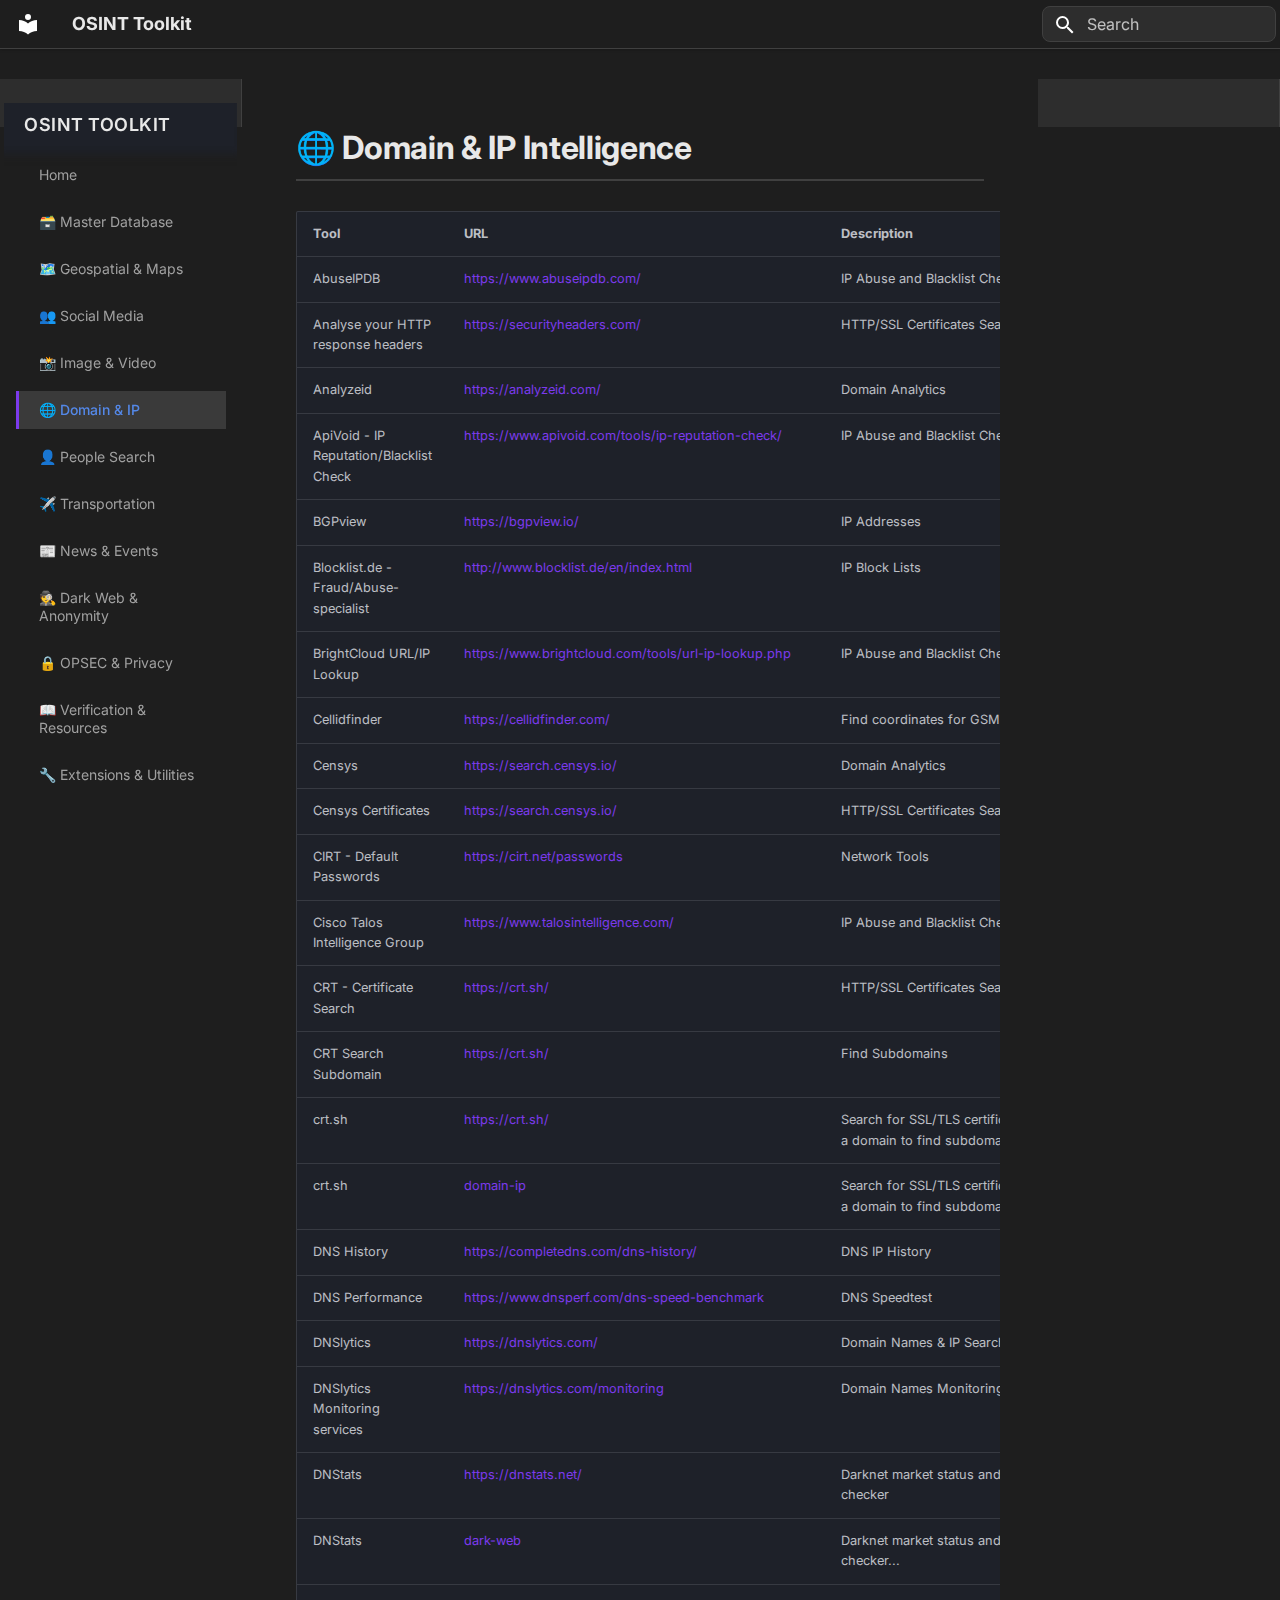
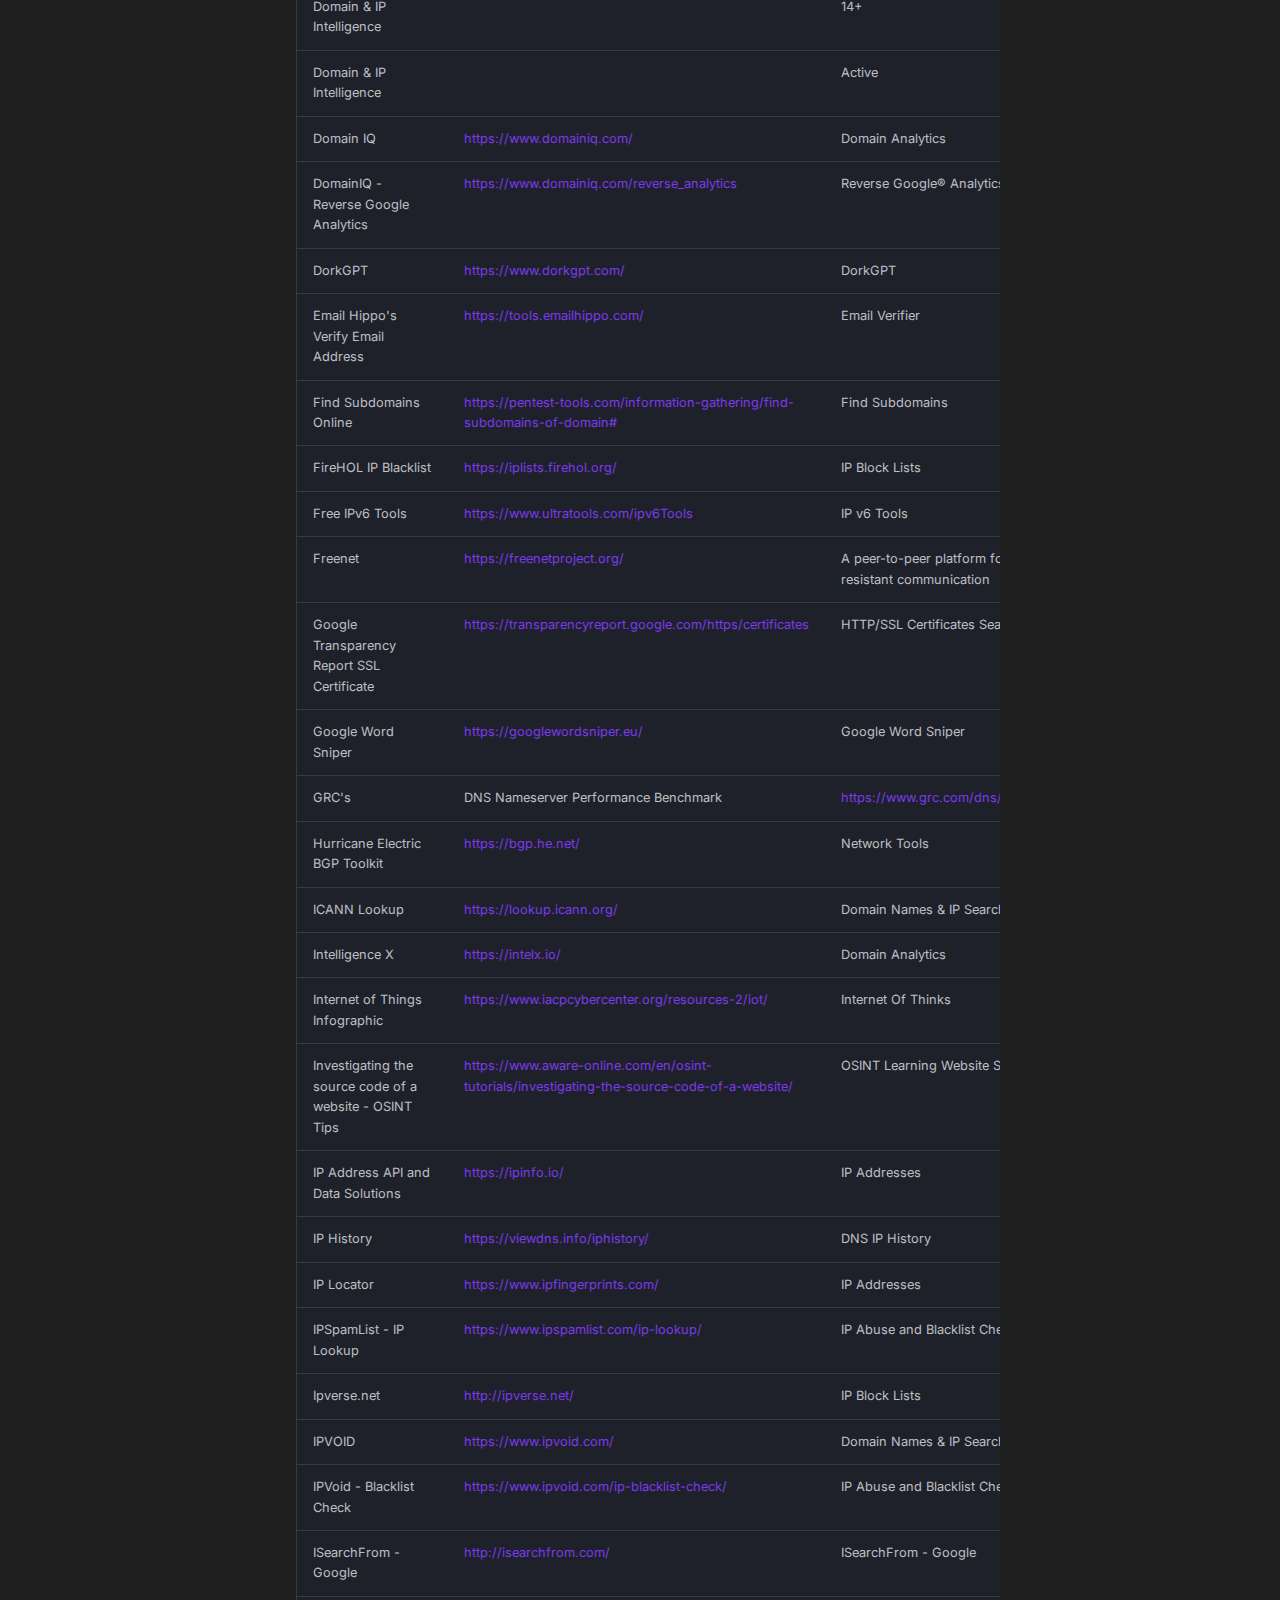
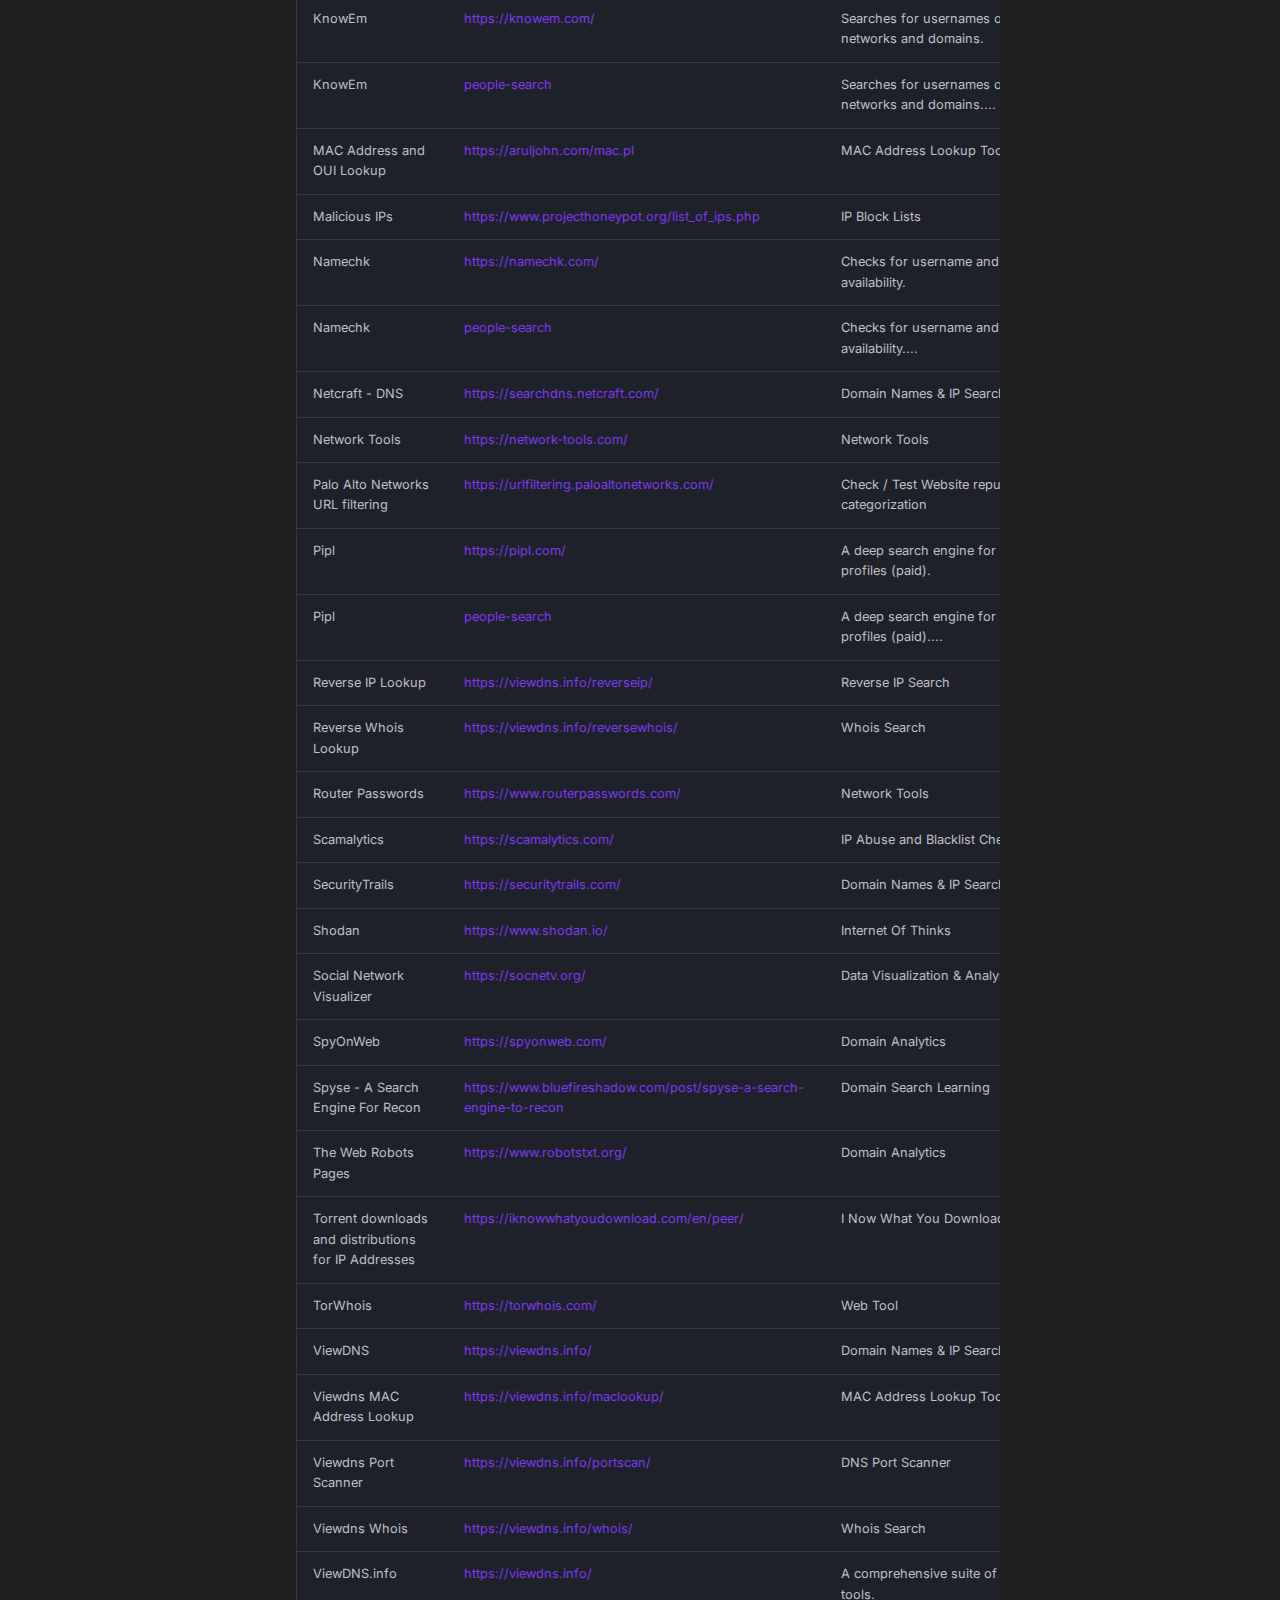
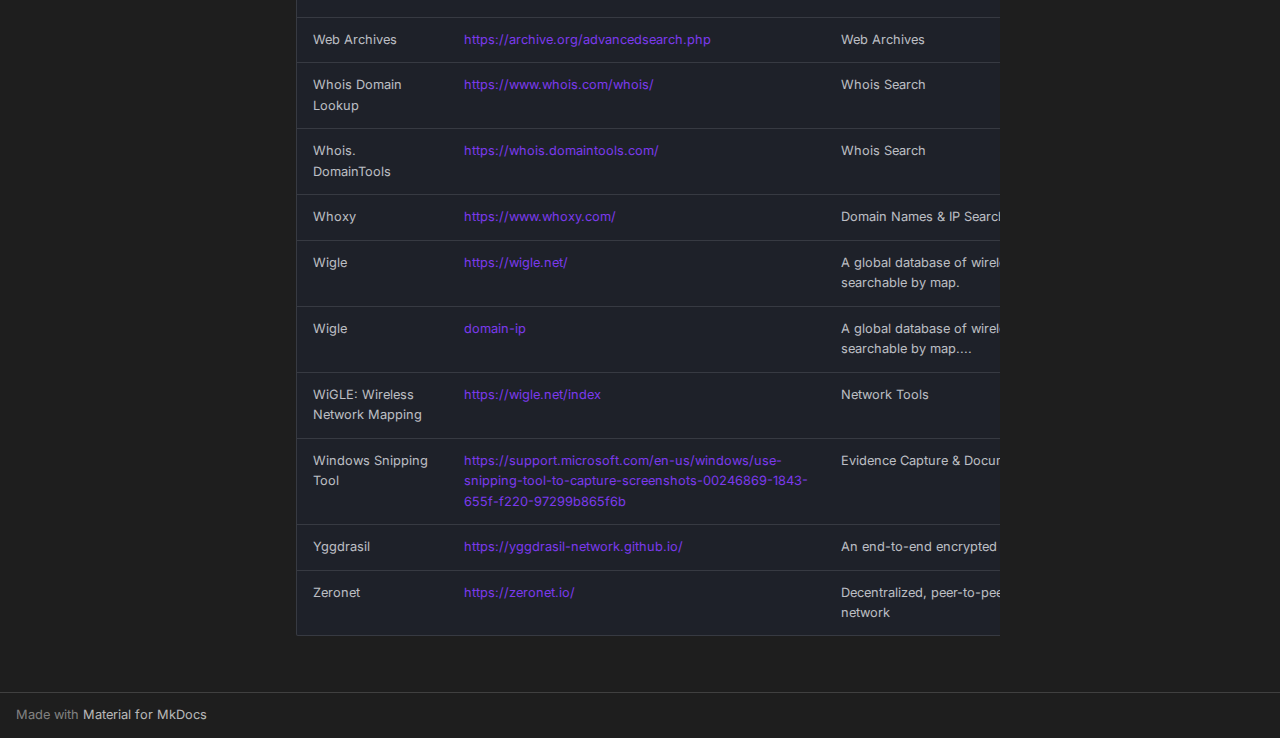
<file: domain-ip/index.html>
<!doctype html>
<html lang="en" class="no-js">
  <head>
    
      <meta charset="utf-8">
      <meta name="viewport" content="width=device-width,initial-scale=1">
      
        <meta name="description" content="A searchable collection of OSINT tools and resources.">
      
      
        <meta name="author" content="Feiko van Dijk">
      
      
        <link rel="canonical" href="https://feikovandijk.github.io/osint-toolkit/domain-ip/">
      
      
        <link rel="prev" href="../image-video/">
      
      
        <link rel="next" href="../people-search/">
      
      
      <link rel="icon" href="../assets/images/favicon.png">
      <meta name="generator" content="mkdocs-1.6.1, mkdocs-material-9.6.20">
    
    
      
        <title>🌐 Domain & IP - OSINT Toolkit</title>
      
    
    
      <link rel="stylesheet" href="../assets/stylesheets/main.e53b48f4.min.css">
      
        
        <link rel="stylesheet" href="../assets/stylesheets/palette.06af60db.min.css">
      
      


    
    
      
    
    
      
        
        
        <link rel="preconnect" href="https://fonts.gstatic.com" crossorigin>
        <link rel="stylesheet" href="https://fonts.googleapis.com/css?family=Inter:300,300i,400,400i,700,700i%7CJetBrains+Mono:400,400i,700,700i&display=fallback">
        <style>:root{--md-text-font:"Inter";--md-code-font:"JetBrains Mono"}</style>
      
    
    
      <link rel="stylesheet" href="../stylesheets/extra.css">
    
    <script>__md_scope=new URL("..",location),__md_hash=e=>[...e].reduce(((e,_)=>(e<<5)-e+_.charCodeAt(0)),0),__md_get=(e,_=localStorage,t=__md_scope)=>JSON.parse(_.getItem(t.pathname+"."+e)),__md_set=(e,_,t=localStorage,a=__md_scope)=>{try{t.setItem(a.pathname+"."+e,JSON.stringify(_))}catch(e){}}</script>
    
      

    
    
    
  </head>
  
  
    
    
    
    
    
    <body dir="ltr" data-md-color-scheme="slate" data-md-color-primary="indigo" data-md-color-accent="indigo">
  
    
    <input class="md-toggle" data-md-toggle="drawer" type="checkbox" id="__drawer" autocomplete="off">
    <input class="md-toggle" data-md-toggle="search" type="checkbox" id="__search" autocomplete="off">
    <label class="md-overlay" for="__drawer"></label>
    <div data-md-component="skip">
      
        
        <a href="#domain-ip-intelligence" class="md-skip">
          Skip to content
        </a>
      
    </div>
    <div data-md-component="announce">
      
    </div>
    
    
      

  

<header class="md-header md-header--shadow" data-md-component="header">
  <nav class="md-header__inner md-grid" aria-label="Header">
    <a href=".." title="OSINT Toolkit" class="md-header__button md-logo" aria-label="OSINT Toolkit" data-md-component="logo">
      
  
  <svg xmlns="http://www.w3.org/2000/svg" viewBox="0 0 24 24"><path d="M12 8a3 3 0 0 0 3-3 3 3 0 0 0-3-3 3 3 0 0 0-3 3 3 3 0 0 0 3 3m0 3.54C9.64 9.35 6.5 8 3 8v11c3.5 0 6.64 1.35 9 3.54 2.36-2.19 5.5-3.54 9-3.54V8c-3.5 0-6.64 1.35-9 3.54"/></svg>

    </a>
    <label class="md-header__button md-icon" for="__drawer">
      
      <svg xmlns="http://www.w3.org/2000/svg" viewBox="0 0 24 24"><path d="M3 6h18v2H3zm0 5h18v2H3zm0 5h18v2H3z"/></svg>
    </label>
    <div class="md-header__title" data-md-component="header-title">
      <div class="md-header__ellipsis">
        <div class="md-header__topic">
          <span class="md-ellipsis">
            OSINT Toolkit
          </span>
        </div>
        <div class="md-header__topic" data-md-component="header-topic">
          <span class="md-ellipsis">
            
              🌐 Domain & IP
            
          </span>
        </div>
      </div>
    </div>
    
      
    
    
    
    
      
      
        <label class="md-header__button md-icon" for="__search">
          
          <svg xmlns="http://www.w3.org/2000/svg" viewBox="0 0 24 24"><path d="M9.5 3A6.5 6.5 0 0 1 16 9.5c0 1.61-.59 3.09-1.56 4.23l.27.27h.79l5 5-1.5 1.5-5-5v-.79l-.27-.27A6.52 6.52 0 0 1 9.5 16 6.5 6.5 0 0 1 3 9.5 6.5 6.5 0 0 1 9.5 3m0 2C7 5 5 7 5 9.5S7 14 9.5 14 14 12 14 9.5 12 5 9.5 5"/></svg>
        </label>
        <div class="md-search" data-md-component="search" role="dialog">
  <label class="md-search__overlay" for="__search"></label>
  <div class="md-search__inner" role="search">
    <form class="md-search__form" name="search">
      <input type="text" class="md-search__input" name="query" aria-label="Search" placeholder="Search" autocapitalize="off" autocorrect="off" autocomplete="off" spellcheck="false" data-md-component="search-query" required>
      <label class="md-search__icon md-icon" for="__search">
        
        <svg xmlns="http://www.w3.org/2000/svg" viewBox="0 0 24 24"><path d="M9.5 3A6.5 6.5 0 0 1 16 9.5c0 1.61-.59 3.09-1.56 4.23l.27.27h.79l5 5-1.5 1.5-5-5v-.79l-.27-.27A6.52 6.52 0 0 1 9.5 16 6.5 6.5 0 0 1 3 9.5 6.5 6.5 0 0 1 9.5 3m0 2C7 5 5 7 5 9.5S7 14 9.5 14 14 12 14 9.5 12 5 9.5 5"/></svg>
        
        <svg xmlns="http://www.w3.org/2000/svg" viewBox="0 0 24 24"><path d="M20 11v2H8l5.5 5.5-1.42 1.42L4.16 12l7.92-7.92L13.5 5.5 8 11z"/></svg>
      </label>
      <nav class="md-search__options" aria-label="Search">
        
        <button type="reset" class="md-search__icon md-icon" title="Clear" aria-label="Clear" tabindex="-1">
          
          <svg xmlns="http://www.w3.org/2000/svg" viewBox="0 0 24 24"><path d="M19 6.41 17.59 5 12 10.59 6.41 5 5 6.41 10.59 12 5 17.59 6.41 19 12 13.41 17.59 19 19 17.59 13.41 12z"/></svg>
        </button>
      </nav>
      
        <div class="md-search__suggest" data-md-component="search-suggest"></div>
      
    </form>
    <div class="md-search__output">
      <div class="md-search__scrollwrap" tabindex="0" data-md-scrollfix>
        <div class="md-search-result" data-md-component="search-result">
          <div class="md-search-result__meta">
            Initializing search
          </div>
          <ol class="md-search-result__list" role="presentation"></ol>
        </div>
      </div>
    </div>
  </div>
</div>
      
    
    
  </nav>
  
</header>
    
    <div class="md-container" data-md-component="container">
      
      
        
          
        
      
      <main class="md-main" data-md-component="main">
        <div class="md-main__inner md-grid">
          
            
              
              <div class="md-sidebar md-sidebar--primary" data-md-component="sidebar" data-md-type="navigation" >
                <div class="md-sidebar__scrollwrap">
                  <div class="md-sidebar__inner">
                    



<nav class="md-nav md-nav--primary" aria-label="Navigation" data-md-level="0">
  <label class="md-nav__title" for="__drawer">
    <a href=".." title="OSINT Toolkit" class="md-nav__button md-logo" aria-label="OSINT Toolkit" data-md-component="logo">
      
  
  <svg xmlns="http://www.w3.org/2000/svg" viewBox="0 0 24 24"><path d="M12 8a3 3 0 0 0 3-3 3 3 0 0 0-3-3 3 3 0 0 0-3 3 3 3 0 0 0 3 3m0 3.54C9.64 9.35 6.5 8 3 8v11c3.5 0 6.64 1.35 9 3.54 2.36-2.19 5.5-3.54 9-3.54V8c-3.5 0-6.64 1.35-9 3.54"/></svg>

    </a>
    OSINT Toolkit
  </label>
  
  <ul class="md-nav__list" data-md-scrollfix>
    
      
      
  
  
  
  
    <li class="md-nav__item">
      <a href=".." class="md-nav__link">
        
  
  
  <span class="md-ellipsis">
    Home
    
  </span>
  

      </a>
    </li>
  

    
      
      
  
  
  
  
    <li class="md-nav__item">
      <a href="../master-database/" class="md-nav__link">
        
  
  
  <span class="md-ellipsis">
    🗃️ Master Database
    
  </span>
  

      </a>
    </li>
  

    
      
      
  
  
  
  
    <li class="md-nav__item">
      <a href="../geospatial-maps/" class="md-nav__link">
        
  
  
  <span class="md-ellipsis">
    🗺️ Geospatial & Maps
    
  </span>
  

      </a>
    </li>
  

    
      
      
  
  
  
  
    <li class="md-nav__item">
      <a href="../social-media/" class="md-nav__link">
        
  
  
  <span class="md-ellipsis">
    👥 Social Media
    
  </span>
  

      </a>
    </li>
  

    
      
      
  
  
  
  
    <li class="md-nav__item">
      <a href="../image-video/" class="md-nav__link">
        
  
  
  <span class="md-ellipsis">
    📸 Image & Video
    
  </span>
  

      </a>
    </li>
  

    
      
      
  
  
    
  
  
  
    <li class="md-nav__item md-nav__item--active">
      
      <input class="md-nav__toggle md-toggle" type="checkbox" id="__toc">
      
      
        
      
      
      <a href="./" class="md-nav__link md-nav__link--active">
        
  
  
  <span class="md-ellipsis">
    🌐 Domain & IP
    
  </span>
  

      </a>
      
    </li>
  

    
      
      
  
  
  
  
    <li class="md-nav__item">
      <a href="../people-search/" class="md-nav__link">
        
  
  
  <span class="md-ellipsis">
    👤 People Search
    
  </span>
  

      </a>
    </li>
  

    
      
      
  
  
  
  
    <li class="md-nav__item">
      <a href="../transportation/" class="md-nav__link">
        
  
  
  <span class="md-ellipsis">
    ✈️ Transportation
    
  </span>
  

      </a>
    </li>
  

    
      
      
  
  
  
  
    <li class="md-nav__item">
      <a href="../news-monitoring/" class="md-nav__link">
        
  
  
  <span class="md-ellipsis">
    📰 News & Events
    
  </span>
  

      </a>
    </li>
  

    
      
      
  
  
  
  
    <li class="md-nav__item">
      <a href="../dark-web/" class="md-nav__link">
        
  
  
  <span class="md-ellipsis">
    🕵️ Dark Web & Anonymity
    
  </span>
  

      </a>
    </li>
  

    
      
      
  
  
  
  
    <li class="md-nav__item">
      <a href="../opsec-privacy/" class="md-nav__link">
        
  
  
  <span class="md-ellipsis">
    🔒 OPSEC & Privacy
    
  </span>
  

      </a>
    </li>
  

    
      
      
  
  
  
  
    <li class="md-nav__item">
      <a href="../verification-resources/" class="md-nav__link">
        
  
  
  <span class="md-ellipsis">
    📖 Verification & Resources
    
  </span>
  

      </a>
    </li>
  

    
      
      
  
  
  
  
    <li class="md-nav__item">
      <a href="../extensions-utilities/" class="md-nav__link">
        
  
  
  <span class="md-ellipsis">
    🔧 Extensions & Utilities
    
  </span>
  

      </a>
    </li>
  

    
  </ul>
</nav>
                  </div>
                </div>
              </div>
            
            
              
              <div class="md-sidebar md-sidebar--secondary" data-md-component="sidebar" data-md-type="toc" >
                <div class="md-sidebar__scrollwrap">
                  <div class="md-sidebar__inner">
                    

<nav class="md-nav md-nav--secondary" aria-label="Table of contents">
  
  
  
    
  
  
</nav>
                  </div>
                </div>
              </div>
            
          
          
            <div class="md-content" data-md-component="content">
              <article class="md-content__inner md-typeset">
                
                  



<h1 id="domain-ip-intelligence">🌐 Domain &amp; IP Intelligence</h1>
<table>
<thead>
<tr>
<th>Tool</th>
<th>URL</th>
<th>Description</th>
</tr>
</thead>
<tbody>
<tr>
<td>AbuseIPDB</td>
<td><a href="https://www.abuseipdb.com/">https://www.abuseipdb.com/</a></td>
<td>IP Abuse and Blacklist Check</td>
</tr>
<tr>
<td>Analyse your HTTP response headers</td>
<td><a href="https://securityheaders.com/">https://securityheaders.com/</a></td>
<td>HTTP/SSL Certificates Search</td>
</tr>
<tr>
<td>Analyzeid</td>
<td><a href="https://analyzeid.com/">https://analyzeid.com/</a></td>
<td>Domain Analytics</td>
</tr>
<tr>
<td>ApiVoid - IP Reputation/Blacklist Check</td>
<td><a href="https://www.apivoid.com/tools/ip-reputation-check/">https://www.apivoid.com/tools/ip-reputation-check/</a></td>
<td>IP Abuse and Blacklist Check</td>
</tr>
<tr>
<td>BGPview</td>
<td><a href="https://bgpview.io/">https://bgpview.io/</a></td>
<td>IP Addresses</td>
</tr>
<tr>
<td>Blocklist.de - Fraud/Abuse-specialist</td>
<td><a href="http://www.blocklist.de/en/index.html">http://www.blocklist.de/en/index.html</a></td>
<td>IP Block Lists</td>
</tr>
<tr>
<td>BrightCloud URL/IP Lookup</td>
<td><a href="https://www.brightcloud.com/tools/url-ip-lookup.php">https://www.brightcloud.com/tools/url-ip-lookup.php</a></td>
<td>IP Abuse and Blacklist Check</td>
</tr>
<tr>
<td>Cellidfinder</td>
<td><a href="https://cellidfinder.com/">https://cellidfinder.com/</a></td>
<td>Find coordinates for GSM base stations.</td>
</tr>
<tr>
<td>Censys</td>
<td><a href="https://search.censys.io/">https://search.censys.io/</a></td>
<td>Domain Analytics</td>
</tr>
<tr>
<td>Censys Certificates</td>
<td><a href="https://search.censys.io/">https://search.censys.io/</a></td>
<td>HTTP/SSL Certificates Search</td>
</tr>
<tr>
<td>CIRT - Default Passwords</td>
<td><a href="https://cirt.net/passwords">https://cirt.net/passwords</a></td>
<td>Network Tools</td>
</tr>
<tr>
<td>Cisco Talos Intelligence Group</td>
<td><a href="https://www.talosintelligence.com/">https://www.talosintelligence.com/</a></td>
<td>IP Abuse and Blacklist Check</td>
</tr>
<tr>
<td>CRT - Certificate Search</td>
<td><a href="https://crt.sh/">https://crt.sh/</a></td>
<td>HTTP/SSL Certificates Search</td>
</tr>
<tr>
<td>CRT Search Subdomain</td>
<td><a href="https://crt.sh/">https://crt.sh/</a></td>
<td>Find Subdomains</td>
</tr>
<tr>
<td>crt.sh</td>
<td><a href="https://crt.sh/">https://crt.sh/</a></td>
<td>Search for SSL/TLS certificates issued for a domain to find subdomains.</td>
</tr>
<tr>
<td>crt.sh</td>
<td><a href="domain-ip">domain-ip</a></td>
<td>Search for SSL/TLS certificates issued for a domain to find subdomains....</td>
</tr>
<tr>
<td>DNS History</td>
<td><a href="https://completedns.com/dns-history/">https://completedns.com/dns-history/</a></td>
<td>DNS IP History</td>
</tr>
<tr>
<td>DNS Performance</td>
<td><a href="https://www.dnsperf.com/dns-speed-benchmark">https://www.dnsperf.com/dns-speed-benchmark</a></td>
<td>DNS Speedtest</td>
</tr>
<tr>
<td>DNSlytics</td>
<td><a href="https://dnslytics.com/">https://dnslytics.com/</a></td>
<td>Domain Names &amp; IP Search Alternitives</td>
</tr>
<tr>
<td>DNSlytics Monitoring services</td>
<td><a href="https://dnslytics.com/monitoring">https://dnslytics.com/monitoring</a></td>
<td>Domain Names Monitoring Services</td>
</tr>
<tr>
<td>DNStats</td>
<td><a href="https://dnstats.net/">https://dnstats.net/</a></td>
<td>Darknet market status and uptime checker</td>
</tr>
<tr>
<td>DNStats</td>
<td><a href="dark-web">dark-web</a></td>
<td>Darknet market status and uptime checker...</td>
</tr>
<tr>
<td>Domain &amp; IP Intelligence</td>
<td></td>
<td>14+</td>
</tr>
<tr>
<td>Domain &amp; IP Intelligence</td>
<td></td>
<td>Active</td>
</tr>
<tr>
<td>Domain IQ</td>
<td><a href="https://www.domainiq.com/">https://www.domainiq.com/</a></td>
<td>Domain Analytics</td>
</tr>
<tr>
<td>DomainIQ - Reverse Google Analytics</td>
<td><a href="https://www.domainiq.com/reverse_analytics">https://www.domainiq.com/reverse_analytics</a></td>
<td>Reverse Google® Analytics</td>
</tr>
<tr>
<td>DorkGPT</td>
<td><a href="https://www.dorkgpt.com/">https://www.dorkgpt.com/</a></td>
<td>DorkGPT</td>
</tr>
<tr>
<td>Email Hippo's Verify Email Address</td>
<td><a href="https://tools.emailhippo.com/">https://tools.emailhippo.com/</a></td>
<td>Email Verifier</td>
</tr>
<tr>
<td>Find Subdomains Online</td>
<td><a href="https://pentest-tools.com/information-gathering/find-subdomains-of-domain#">https://pentest-tools.com/information-gathering/find-subdomains-of-domain#</a></td>
<td>Find Subdomains</td>
</tr>
<tr>
<td>FireHOL IP Blacklist</td>
<td><a href="https://iplists.firehol.org/">https://iplists.firehol.org/</a></td>
<td>IP Block Lists</td>
</tr>
<tr>
<td>Free IPv6 Tools</td>
<td><a href="https://www.ultratools.com/ipv6Tools">https://www.ultratools.com/ipv6Tools</a></td>
<td>IP v6 Tools</td>
</tr>
<tr>
<td>Freenet</td>
<td><a href="https://freenetproject.org/">https://freenetproject.org/</a></td>
<td>A peer-to-peer platform for censorship-resistant communication</td>
</tr>
<tr>
<td>Google Transparency Report SSL Certificate</td>
<td><a href="https://transparencyreport.google.com/https/certificates">https://transparencyreport.google.com/https/certificates</a></td>
<td>HTTP/SSL Certificates Search</td>
</tr>
<tr>
<td>Google Word Sniper</td>
<td><a href="https://googlewordsniper.eu/">https://googlewordsniper.eu/</a></td>
<td>Google Word Sniper</td>
</tr>
<tr>
<td>GRC's</td>
<td>DNS Nameserver Performance Benchmark</td>
<td><a href="https://www.grc.com/dns/benchmark.htm">https://www.grc.com/dns/benchmark.htm</a></td>
</tr>
<tr>
<td>Hurricane Electric BGP Toolkit</td>
<td><a href="https://bgp.he.net/">https://bgp.he.net/</a></td>
<td>Network Tools</td>
</tr>
<tr>
<td>ICANN Lookup</td>
<td><a href="https://lookup.icann.org/">https://lookup.icann.org/</a></td>
<td>Domain Names &amp; IP Search Alternitives</td>
</tr>
<tr>
<td>Intelligence X</td>
<td><a href="https://intelx.io/">https://intelx.io/</a></td>
<td>Domain Analytics</td>
</tr>
<tr>
<td>Internet of Things Infographic</td>
<td><a href="https://www.iacpcybercenter.org/resources-2/iot/">https://www.iacpcybercenter.org/resources-2/iot/</a></td>
<td>Internet Of Thinks</td>
</tr>
<tr>
<td>Investigating the source code of a website - OSINT Tips</td>
<td><a href="https://www.aware-online.com/en/osint-tutorials/investigating-the-source-code-of-a-website/">https://www.aware-online.com/en/osint-tutorials/investigating-the-source-code-of-a-website/</a></td>
<td>OSINT Learning Website Source Code</td>
</tr>
<tr>
<td>IP Address API and Data Solutions</td>
<td><a href="https://ipinfo.io/">https://ipinfo.io/</a></td>
<td>IP Addresses</td>
</tr>
<tr>
<td>IP History</td>
<td><a href="https://viewdns.info/iphistory/">https://viewdns.info/iphistory/</a></td>
<td>DNS IP History</td>
</tr>
<tr>
<td>IP Locator</td>
<td><a href="https://www.ipfingerprints.com/">https://www.ipfingerprints.com/</a></td>
<td>IP Addresses</td>
</tr>
<tr>
<td>IPSpamList - IP Lookup</td>
<td><a href="https://www.ipspamlist.com/ip-lookup/">https://www.ipspamlist.com/ip-lookup/</a></td>
<td>IP Abuse and Blacklist Check</td>
</tr>
<tr>
<td>Ipverse.net</td>
<td><a href="http://ipverse.net/">http://ipverse.net/</a></td>
<td>IP Block Lists</td>
</tr>
<tr>
<td>IPVOID</td>
<td><a href="https://www.ipvoid.com/">https://www.ipvoid.com/</a></td>
<td>Domain Names &amp; IP Search Alternitives</td>
</tr>
<tr>
<td>IPVoid - Blacklist Check</td>
<td><a href="https://www.ipvoid.com/ip-blacklist-check/">https://www.ipvoid.com/ip-blacklist-check/</a></td>
<td>IP Abuse and Blacklist Check</td>
</tr>
<tr>
<td>ISearchFrom - Google</td>
<td><a href="http://isearchfrom.com/">http://isearchfrom.com/</a></td>
<td>ISearchFrom - Google</td>
</tr>
<tr>
<td>KnowEm</td>
<td><a href="https://knowem.com/">https://knowem.com/</a></td>
<td>Searches for usernames on social networks and domains.</td>
</tr>
<tr>
<td>KnowEm</td>
<td><a href="people-search">people-search</a></td>
<td>Searches for usernames on social networks and domains....</td>
</tr>
<tr>
<td>MAC Address and OUI Lookup</td>
<td><a href="https://aruljohn.com/mac.pl">https://aruljohn.com/mac.pl</a></td>
<td>MAC Address Lookup Tools</td>
</tr>
<tr>
<td>Malicious IPs</td>
<td><a href="https://www.projecthoneypot.org/list_of_ips.php">https://www.projecthoneypot.org/list_of_ips.php</a></td>
<td>IP Block Lists</td>
</tr>
<tr>
<td>Namechk</td>
<td><a href="https://namechk.com/">https://namechk.com/</a></td>
<td>Checks for username and domain name availability.</td>
</tr>
<tr>
<td>Namechk</td>
<td><a href="people-search">people-search</a></td>
<td>Checks for username and domain name availability....</td>
</tr>
<tr>
<td>Netcraft - DNS</td>
<td><a href="https://searchdns.netcraft.com/">https://searchdns.netcraft.com/</a></td>
<td>Domain Names &amp; IP Search Alternitives</td>
</tr>
<tr>
<td>Network Tools</td>
<td><a href="https://network-tools.com/">https://network-tools.com/</a></td>
<td>Network Tools</td>
</tr>
<tr>
<td>Palo Alto Networks URL filtering</td>
<td><a href="https://urlfiltering.paloaltonetworks.com/">https://urlfiltering.paloaltonetworks.com/</a></td>
<td>Check / Test Website reputation and categorization</td>
</tr>
<tr>
<td>Pipl</td>
<td><a href="https://pipl.com/">https://pipl.com/</a></td>
<td>A deep search engine for people's profiles (paid).</td>
</tr>
<tr>
<td>Pipl</td>
<td><a href="people-search">people-search</a></td>
<td>A deep search engine for people's profiles (paid)....</td>
</tr>
<tr>
<td>Reverse IP Lookup</td>
<td><a href="https://viewdns.info/reverseip/">https://viewdns.info/reverseip/</a></td>
<td>Reverse IP Search</td>
</tr>
<tr>
<td>Reverse Whois Lookup</td>
<td><a href="https://viewdns.info/reversewhois/">https://viewdns.info/reversewhois/</a></td>
<td>Whois Search</td>
</tr>
<tr>
<td>Router Passwords</td>
<td><a href="https://www.routerpasswords.com/">https://www.routerpasswords.com/</a></td>
<td>Network Tools</td>
</tr>
<tr>
<td>Scamalytics</td>
<td><a href="https://scamalytics.com/">https://scamalytics.com/</a></td>
<td>IP Abuse and Blacklist Check</td>
</tr>
<tr>
<td>SecurityTrails</td>
<td><a href="https://securitytrails.com/">https://securitytrails.com/</a></td>
<td>Domain Names &amp; IP Search Alternitives</td>
</tr>
<tr>
<td>Shodan</td>
<td><a href="https://www.shodan.io/">https://www.shodan.io/</a></td>
<td>Internet Of Thinks</td>
</tr>
<tr>
<td>Social Network Visualizer</td>
<td><a href="https://socnetv.org/">https://socnetv.org/</a></td>
<td>Data Visualization &amp; Analysis</td>
</tr>
<tr>
<td>SpyOnWeb</td>
<td><a href="https://spyonweb.com/">https://spyonweb.com/</a></td>
<td>Domain Analytics</td>
</tr>
<tr>
<td>Spyse - A Search Engine For Recon</td>
<td><a href="https://www.bluefireshadow.com/post/spyse-a-search-engine-to-recon">https://www.bluefireshadow.com/post/spyse-a-search-engine-to-recon</a></td>
<td>Domain Search Learning</td>
</tr>
<tr>
<td>The Web Robots Pages</td>
<td><a href="https://www.robotstxt.org/">https://www.robotstxt.org/</a></td>
<td>Domain Analytics</td>
</tr>
<tr>
<td>Torrent downloads and distributions for IP Addresses</td>
<td><a href="https://iknowwhatyoudownload.com/en/peer/">https://iknowwhatyoudownload.com/en/peer/</a></td>
<td>I Now What You Download</td>
</tr>
<tr>
<td>TorWhois</td>
<td><a href="https://torwhois.com/">https://torwhois.com/</a></td>
<td>Web Tool</td>
</tr>
<tr>
<td>ViewDNS</td>
<td><a href="https://viewdns.info/">https://viewdns.info/</a></td>
<td>Domain Names &amp; IP Search Alternitives</td>
</tr>
<tr>
<td>Viewdns MAC Address Lookup</td>
<td><a href="https://viewdns.info/maclookup/">https://viewdns.info/maclookup/</a></td>
<td>MAC Address Lookup Tools</td>
</tr>
<tr>
<td>Viewdns Port Scanner</td>
<td><a href="https://viewdns.info/portscan/">https://viewdns.info/portscan/</a></td>
<td>DNS Port Scanner</td>
</tr>
<tr>
<td>Viewdns Whois</td>
<td><a href="https://viewdns.info/whois/">https://viewdns.info/whois/</a></td>
<td>Whois Search</td>
</tr>
<tr>
<td>ViewDNS.info</td>
<td><a href="https://viewdns.info/">https://viewdns.info/</a></td>
<td>A comprehensive suite of DNS and IP tools.</td>
</tr>
<tr>
<td>Web Archives</td>
<td><a href="https://archive.org/advancedsearch.php">https://archive.org/advancedsearch.php</a></td>
<td>Web Archives</td>
</tr>
<tr>
<td>Whois Domain Lookup</td>
<td><a href="https://www.whois.com/whois/">https://www.whois.com/whois/</a></td>
<td>Whois Search</td>
</tr>
<tr>
<td>Whois. DomainTools</td>
<td><a href="https://whois.domaintools.com/">https://whois.domaintools.com/</a></td>
<td>Whois Search</td>
</tr>
<tr>
<td>Whoxy</td>
<td><a href="https://www.whoxy.com/">https://www.whoxy.com/</a></td>
<td>Domain Names &amp; IP Search Alternitives</td>
</tr>
<tr>
<td>Wigle</td>
<td><a href="https://wigle.net/">https://wigle.net/</a></td>
<td>A global database of wireless networks, searchable by map.</td>
</tr>
<tr>
<td>Wigle</td>
<td><a href="domain-ip">domain-ip</a></td>
<td>A global database of wireless networks, searchable by map....</td>
</tr>
<tr>
<td>WiGLE: Wireless Network Mapping</td>
<td><a href="https://wigle.net/index">https://wigle.net/index</a></td>
<td>Network Tools</td>
</tr>
<tr>
<td>Windows Snipping Tool</td>
<td><a href="https://support.microsoft.com/en-us/windows/use-snipping-tool-to-capture-screenshots-00246869-1843-655f-f220-97299b865f6b">https://support.microsoft.com/en-us/windows/use-snipping-tool-to-capture-screenshots-00246869-1843-655f-f220-97299b865f6b</a></td>
<td>Evidence Capture &amp; Documentation</td>
</tr>
<tr>
<td>Yggdrasil</td>
<td><a href="https://yggdrasil-network.github.io/">https://yggdrasil-network.github.io/</a></td>
<td>An end-to-end encrypted IPv6 network</td>
</tr>
<tr>
<td>Zeronet</td>
<td><a href="https://zeronet.io/">https://zeronet.io/</a></td>
<td>Decentralized, peer-to-peer web-like network</td>
</tr>
</tbody>
</table>












                
              </article>
            </div>
          
          
<script>var target=document.getElementById(location.hash.slice(1));target&&target.name&&(target.checked=target.name.startsWith("__tabbed_"))</script>
        </div>
        
          <button type="button" class="md-top md-icon" data-md-component="top" hidden>
  
  <svg xmlns="http://www.w3.org/2000/svg" viewBox="0 0 24 24"><path d="M13 20h-2V8l-5.5 5.5-1.42-1.42L12 4.16l7.92 7.92-1.42 1.42L13 8z"/></svg>
  Back to top
</button>
        
      </main>
      
        <footer class="md-footer">
  
  <div class="md-footer-meta md-typeset">
    <div class="md-footer-meta__inner md-grid">
      <div class="md-copyright">
  
  
    Made with
    <a href="https://squidfunk.github.io/mkdocs-material/" target="_blank" rel="noopener">
      Material for MkDocs
    </a>
  
</div>
      
    </div>
  </div>
</footer>
      
    </div>
    <div class="md-dialog" data-md-component="dialog">
      <div class="md-dialog__inner md-typeset"></div>
    </div>
    
    
    
      
      <script id="__config" type="application/json">{"base": "..", "features": ["navigation.sections", "navigation.expand", "navigation.path", "navigation.top", "search.suggest", "search.highlight", "content.code.copy", "content.code.annotate"], "search": "../assets/javascripts/workers/search.973d3a69.min.js", "tags": null, "translations": {"clipboard.copied": "Copied to clipboard", "clipboard.copy": "Copy to clipboard", "search.result.more.one": "1 more on this page", "search.result.more.other": "# more on this page", "search.result.none": "No matching documents", "search.result.one": "1 matching document", "search.result.other": "# matching documents", "search.result.placeholder": "Type to start searching", "search.result.term.missing": "Missing", "select.version": "Select version"}, "version": null}</script>
    
    
      <script src="../assets/javascripts/bundle.f55a23d4.min.js"></script>
      
    
  </body>
</html>
</file>
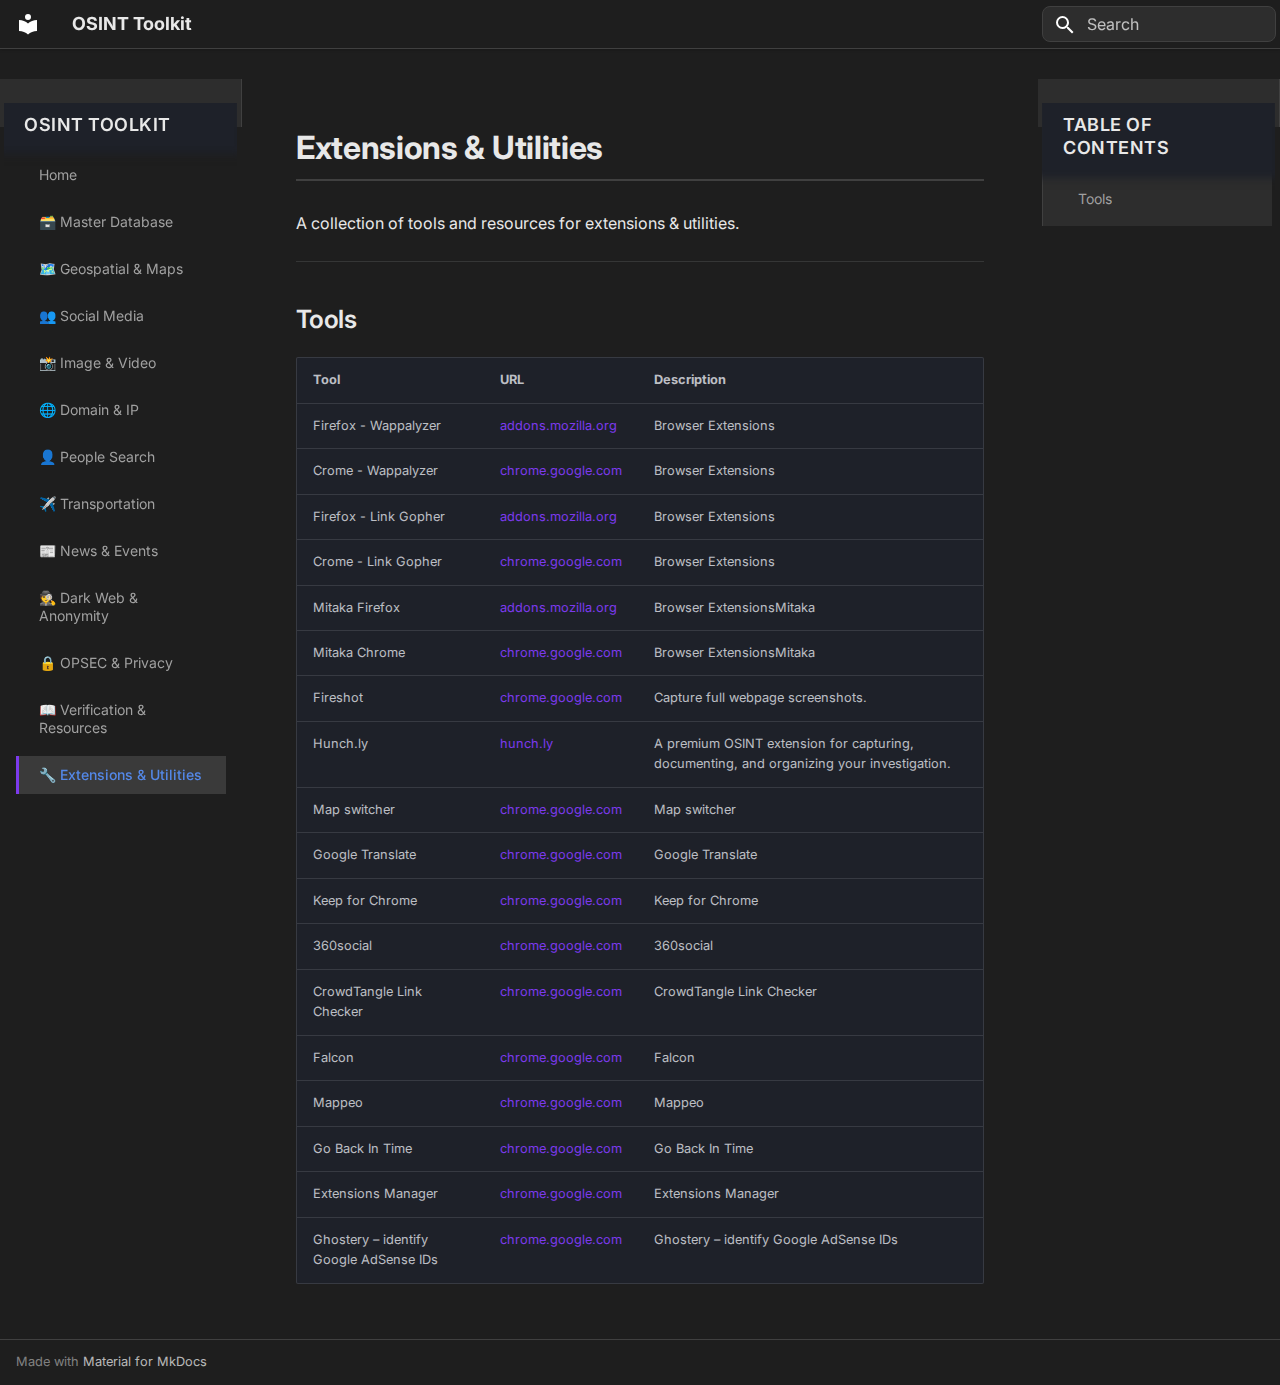
<file: extensions-utilities/index.html>
<!doctype html>
<html lang="en" class="no-js">
  <head>
    
      <meta charset="utf-8">
      <meta name="viewport" content="width=device-width,initial-scale=1">
      
        <meta name="description" content="A searchable collection of OSINT tools and resources.">
      
      
        <meta name="author" content="Feiko van Dijk">
      
      
        <link rel="canonical" href="https://feikovandijk.github.io/osint-toolkit/extensions-utilities/">
      
      
        <link rel="prev" href="../verification-resources/">
      
      
      
      <link rel="icon" href="../assets/images/favicon.png">
      <meta name="generator" content="mkdocs-1.6.1, mkdocs-material-9.6.20">
    
    
      
        <title>🔧 Extensions & Utilities - OSINT Toolkit</title>
      
    
    
      <link rel="stylesheet" href="../assets/stylesheets/main.e53b48f4.min.css">
      
        
        <link rel="stylesheet" href="../assets/stylesheets/palette.06af60db.min.css">
      
      


    
    
      
    
    
      
        
        
        <link rel="preconnect" href="https://fonts.gstatic.com" crossorigin>
        <link rel="stylesheet" href="https://fonts.googleapis.com/css?family=Inter:300,300i,400,400i,700,700i%7CJetBrains+Mono:400,400i,700,700i&display=fallback">
        <style>:root{--md-text-font:"Inter";--md-code-font:"JetBrains Mono"}</style>
      
    
    
      <link rel="stylesheet" href="../stylesheets/extra.css">
    
    <script>__md_scope=new URL("..",location),__md_hash=e=>[...e].reduce(((e,_)=>(e<<5)-e+_.charCodeAt(0)),0),__md_get=(e,_=localStorage,t=__md_scope)=>JSON.parse(_.getItem(t.pathname+"."+e)),__md_set=(e,_,t=localStorage,a=__md_scope)=>{try{t.setItem(a.pathname+"."+e,JSON.stringify(_))}catch(e){}}</script>
    
      

    
    
    
  </head>
  
  
    
    
    
    
    
    <body dir="ltr" data-md-color-scheme="slate" data-md-color-primary="indigo" data-md-color-accent="indigo">
  
    
    <input class="md-toggle" data-md-toggle="drawer" type="checkbox" id="__drawer" autocomplete="off">
    <input class="md-toggle" data-md-toggle="search" type="checkbox" id="__search" autocomplete="off">
    <label class="md-overlay" for="__drawer"></label>
    <div data-md-component="skip">
      
        
        <a href="#extensions-utilities" class="md-skip">
          Skip to content
        </a>
      
    </div>
    <div data-md-component="announce">
      
    </div>
    
    
      

  

<header class="md-header md-header--shadow" data-md-component="header">
  <nav class="md-header__inner md-grid" aria-label="Header">
    <a href=".." title="OSINT Toolkit" class="md-header__button md-logo" aria-label="OSINT Toolkit" data-md-component="logo">
      
  
  <svg xmlns="http://www.w3.org/2000/svg" viewBox="0 0 24 24"><path d="M12 8a3 3 0 0 0 3-3 3 3 0 0 0-3-3 3 3 0 0 0-3 3 3 3 0 0 0 3 3m0 3.54C9.64 9.35 6.5 8 3 8v11c3.5 0 6.64 1.35 9 3.54 2.36-2.19 5.5-3.54 9-3.54V8c-3.5 0-6.64 1.35-9 3.54"/></svg>

    </a>
    <label class="md-header__button md-icon" for="__drawer">
      
      <svg xmlns="http://www.w3.org/2000/svg" viewBox="0 0 24 24"><path d="M3 6h18v2H3zm0 5h18v2H3zm0 5h18v2H3z"/></svg>
    </label>
    <div class="md-header__title" data-md-component="header-title">
      <div class="md-header__ellipsis">
        <div class="md-header__topic">
          <span class="md-ellipsis">
            OSINT Toolkit
          </span>
        </div>
        <div class="md-header__topic" data-md-component="header-topic">
          <span class="md-ellipsis">
            
              🔧 Extensions & Utilities
            
          </span>
        </div>
      </div>
    </div>
    
      
    
    
    
    
      
      
        <label class="md-header__button md-icon" for="__search">
          
          <svg xmlns="http://www.w3.org/2000/svg" viewBox="0 0 24 24"><path d="M9.5 3A6.5 6.5 0 0 1 16 9.5c0 1.61-.59 3.09-1.56 4.23l.27.27h.79l5 5-1.5 1.5-5-5v-.79l-.27-.27A6.52 6.52 0 0 1 9.5 16 6.5 6.5 0 0 1 3 9.5 6.5 6.5 0 0 1 9.5 3m0 2C7 5 5 7 5 9.5S7 14 9.5 14 14 12 14 9.5 12 5 9.5 5"/></svg>
        </label>
        <div class="md-search" data-md-component="search" role="dialog">
  <label class="md-search__overlay" for="__search"></label>
  <div class="md-search__inner" role="search">
    <form class="md-search__form" name="search">
      <input type="text" class="md-search__input" name="query" aria-label="Search" placeholder="Search" autocapitalize="off" autocorrect="off" autocomplete="off" spellcheck="false" data-md-component="search-query" required>
      <label class="md-search__icon md-icon" for="__search">
        
        <svg xmlns="http://www.w3.org/2000/svg" viewBox="0 0 24 24"><path d="M9.5 3A6.5 6.5 0 0 1 16 9.5c0 1.61-.59 3.09-1.56 4.23l.27.27h.79l5 5-1.5 1.5-5-5v-.79l-.27-.27A6.52 6.52 0 0 1 9.5 16 6.5 6.5 0 0 1 3 9.5 6.5 6.5 0 0 1 9.5 3m0 2C7 5 5 7 5 9.5S7 14 9.5 14 14 12 14 9.5 12 5 9.5 5"/></svg>
        
        <svg xmlns="http://www.w3.org/2000/svg" viewBox="0 0 24 24"><path d="M20 11v2H8l5.5 5.5-1.42 1.42L4.16 12l7.92-7.92L13.5 5.5 8 11z"/></svg>
      </label>
      <nav class="md-search__options" aria-label="Search">
        
        <button type="reset" class="md-search__icon md-icon" title="Clear" aria-label="Clear" tabindex="-1">
          
          <svg xmlns="http://www.w3.org/2000/svg" viewBox="0 0 24 24"><path d="M19 6.41 17.59 5 12 10.59 6.41 5 5 6.41 10.59 12 5 17.59 6.41 19 12 13.41 17.59 19 19 17.59 13.41 12z"/></svg>
        </button>
      </nav>
      
        <div class="md-search__suggest" data-md-component="search-suggest"></div>
      
    </form>
    <div class="md-search__output">
      <div class="md-search__scrollwrap" tabindex="0" data-md-scrollfix>
        <div class="md-search-result" data-md-component="search-result">
          <div class="md-search-result__meta">
            Initializing search
          </div>
          <ol class="md-search-result__list" role="presentation"></ol>
        </div>
      </div>
    </div>
  </div>
</div>
      
    
    
  </nav>
  
</header>
    
    <div class="md-container" data-md-component="container">
      
      
        
          
        
      
      <main class="md-main" data-md-component="main">
        <div class="md-main__inner md-grid">
          
            
              
              <div class="md-sidebar md-sidebar--primary" data-md-component="sidebar" data-md-type="navigation" >
                <div class="md-sidebar__scrollwrap">
                  <div class="md-sidebar__inner">
                    



<nav class="md-nav md-nav--primary" aria-label="Navigation" data-md-level="0">
  <label class="md-nav__title" for="__drawer">
    <a href=".." title="OSINT Toolkit" class="md-nav__button md-logo" aria-label="OSINT Toolkit" data-md-component="logo">
      
  
  <svg xmlns="http://www.w3.org/2000/svg" viewBox="0 0 24 24"><path d="M12 8a3 3 0 0 0 3-3 3 3 0 0 0-3-3 3 3 0 0 0-3 3 3 3 0 0 0 3 3m0 3.54C9.64 9.35 6.5 8 3 8v11c3.5 0 6.64 1.35 9 3.54 2.36-2.19 5.5-3.54 9-3.54V8c-3.5 0-6.64 1.35-9 3.54"/></svg>

    </a>
    OSINT Toolkit
  </label>
  
  <ul class="md-nav__list" data-md-scrollfix>
    
      
      
  
  
  
  
    <li class="md-nav__item">
      <a href=".." class="md-nav__link">
        
  
  
  <span class="md-ellipsis">
    Home
    
  </span>
  

      </a>
    </li>
  

    
      
      
  
  
  
  
    <li class="md-nav__item">
      <a href="../master-database/" class="md-nav__link">
        
  
  
  <span class="md-ellipsis">
    🗃️ Master Database
    
  </span>
  

      </a>
    </li>
  

    
      
      
  
  
  
  
    <li class="md-nav__item">
      <a href="../geospatial-maps/" class="md-nav__link">
        
  
  
  <span class="md-ellipsis">
    🗺️ Geospatial & Maps
    
  </span>
  

      </a>
    </li>
  

    
      
      
  
  
  
  
    <li class="md-nav__item">
      <a href="../social-media/" class="md-nav__link">
        
  
  
  <span class="md-ellipsis">
    👥 Social Media
    
  </span>
  

      </a>
    </li>
  

    
      
      
  
  
  
  
    <li class="md-nav__item">
      <a href="../image-video/" class="md-nav__link">
        
  
  
  <span class="md-ellipsis">
    📸 Image & Video
    
  </span>
  

      </a>
    </li>
  

    
      
      
  
  
  
  
    <li class="md-nav__item">
      <a href="../domain-ip/" class="md-nav__link">
        
  
  
  <span class="md-ellipsis">
    🌐 Domain & IP
    
  </span>
  

      </a>
    </li>
  

    
      
      
  
  
  
  
    <li class="md-nav__item">
      <a href="../people-search/" class="md-nav__link">
        
  
  
  <span class="md-ellipsis">
    👤 People Search
    
  </span>
  

      </a>
    </li>
  

    
      
      
  
  
  
  
    <li class="md-nav__item">
      <a href="../transportation/" class="md-nav__link">
        
  
  
  <span class="md-ellipsis">
    ✈️ Transportation
    
  </span>
  

      </a>
    </li>
  

    
      
      
  
  
  
  
    <li class="md-nav__item">
      <a href="../news-monitoring/" class="md-nav__link">
        
  
  
  <span class="md-ellipsis">
    📰 News & Events
    
  </span>
  

      </a>
    </li>
  

    
      
      
  
  
  
  
    <li class="md-nav__item">
      <a href="../dark-web/" class="md-nav__link">
        
  
  
  <span class="md-ellipsis">
    🕵️ Dark Web & Anonymity
    
  </span>
  

      </a>
    </li>
  

    
      
      
  
  
  
  
    <li class="md-nav__item">
      <a href="../opsec-privacy/" class="md-nav__link">
        
  
  
  <span class="md-ellipsis">
    🔒 OPSEC & Privacy
    
  </span>
  

      </a>
    </li>
  

    
      
      
  
  
  
  
    <li class="md-nav__item">
      <a href="../verification-resources/" class="md-nav__link">
        
  
  
  <span class="md-ellipsis">
    📖 Verification & Resources
    
  </span>
  

      </a>
    </li>
  

    
      
      
  
  
    
  
  
  
    <li class="md-nav__item md-nav__item--active">
      
      <input class="md-nav__toggle md-toggle" type="checkbox" id="__toc">
      
      
        
      
      
        <label class="md-nav__link md-nav__link--active" for="__toc">
          
  
  
  <span class="md-ellipsis">
    🔧 Extensions & Utilities
    
  </span>
  

          <span class="md-nav__icon md-icon"></span>
        </label>
      
      <a href="./" class="md-nav__link md-nav__link--active">
        
  
  
  <span class="md-ellipsis">
    🔧 Extensions & Utilities
    
  </span>
  

      </a>
      
        

<nav class="md-nav md-nav--secondary" aria-label="Table of contents">
  
  
  
    
  
  
    <label class="md-nav__title" for="__toc">
      <span class="md-nav__icon md-icon"></span>
      Table of contents
    </label>
    <ul class="md-nav__list" data-md-component="toc" data-md-scrollfix>
      
        <li class="md-nav__item">
  <a href="#tools" class="md-nav__link">
    <span class="md-ellipsis">
      Tools
    </span>
  </a>
  
</li>
      
    </ul>
  
</nav>
      
    </li>
  

    
  </ul>
</nav>
                  </div>
                </div>
              </div>
            
            
              
              <div class="md-sidebar md-sidebar--secondary" data-md-component="sidebar" data-md-type="toc" >
                <div class="md-sidebar__scrollwrap">
                  <div class="md-sidebar__inner">
                    

<nav class="md-nav md-nav--secondary" aria-label="Table of contents">
  
  
  
    
  
  
    <label class="md-nav__title" for="__toc">
      <span class="md-nav__icon md-icon"></span>
      Table of contents
    </label>
    <ul class="md-nav__list" data-md-component="toc" data-md-scrollfix>
      
        <li class="md-nav__item">
  <a href="#tools" class="md-nav__link">
    <span class="md-ellipsis">
      Tools
    </span>
  </a>
  
</li>
      
    </ul>
  
</nav>
                  </div>
                </div>
              </div>
            
          
          
            <div class="md-content" data-md-component="content">
              <article class="md-content__inner md-typeset">
                
                  



<h1 id="extensions-utilities">Extensions &amp; Utilities</h1>
<p>A collection of tools and resources for extensions &amp; utilities.</p>
<hr />
<h2 id="tools">Tools</h2>
<table>
<thead>
<tr>
<th>Tool</th>
<th>URL</th>
<th>Description</th>
</tr>
</thead>
<tbody>
<tr>
<td>Firefox - Wappalyzer</td>
<td><a href="https://addons.mozilla.org/nb-NO/firefox/addon/wappalyzer/">addons.mozilla.org</a></td>
<td>Browser Extensions</td>
</tr>
<tr>
<td>Crome - Wappalyzer</td>
<td><a href="https://chrome.google.com/webstore/detail/wappalyzer/gppongmhjkpfnbhagpmjfkannfbllamg">chrome.google.com</a></td>
<td>Browser Extensions</td>
</tr>
<tr>
<td>Firefox - Link Gopher</td>
<td><a href="https://addons.mozilla.org/nb-NO/firefox/addon/link-gopher/">addons.mozilla.org</a></td>
<td>Browser Extensions</td>
</tr>
<tr>
<td>Crome - Link Gopher</td>
<td><a href="https://chrome.google.com/webstore/detail/link-gopher/bpjdkodgnbfalgghnbeggfbfjpcfamkf">chrome.google.com</a></td>
<td>Browser Extensions</td>
</tr>
<tr>
<td>Mitaka Firefox</td>
<td><a href="https://addons.mozilla.org/nb-NO/firefox/addon/mitaka/">addons.mozilla.org</a></td>
<td>Browser ExtensionsMitaka</td>
</tr>
<tr>
<td>Mitaka Chrome</td>
<td><a href="https://chrome.google.com/webstore/detail/mitaka/bfjbejmeoibbdpfdbmbacmefcbannnbg">chrome.google.com</a></td>
<td>Browser ExtensionsMitaka</td>
</tr>
<tr>
<td>Fireshot</td>
<td><a href="https://chrome.google.com/webstore/detail/take-webpage-screenshots/mcbpblocgmgfnpjjppndjkmgjaogfceg?hl=de">chrome.google.com</a></td>
<td>Capture full webpage screenshots.</td>
</tr>
<tr>
<td>Hunch.ly</td>
<td><a href="https://www.hunch.ly/">hunch.ly</a></td>
<td>A premium OSINT extension for capturing, documenting, and organizing your investigation.</td>
</tr>
<tr>
<td>Map switcher</td>
<td><a href="https://chrome.google.com/webstore/detail/map-switcher/fanpjcbgdinjeknjikpfnldfpnnpkelb">chrome.google.com</a></td>
<td>Map switcher</td>
</tr>
<tr>
<td>Google Translate</td>
<td><a href="https://chrome.google.com/webstore/detail/google-translate/aapbdbdomjkkjkaonfhkkikfgjllcleb">chrome.google.com</a></td>
<td>Google Translate</td>
</tr>
<tr>
<td>Keep for Chrome</td>
<td><a href="https://chrome.google.com/webstore/detail/keep-for-chrome/ghhhikeonlfpibbaibecmiellnmaikoh">chrome.google.com</a></td>
<td>Keep for Chrome</td>
</tr>
<tr>
<td>360social</td>
<td><a href="https://chrome.google.com/webstore/detail/360social/bplilbogidkdmacifmkmciboihbcchom">chrome.google.com</a></td>
<td>360social</td>
</tr>
<tr>
<td>CrowdTangle Link Checker</td>
<td><a href="https://chrome.google.com/webstore/detail/crowdtangle-link-checker/klakndphagmmfkpelfkgjbkimjihpmkh">chrome.google.com</a></td>
<td>CrowdTangle Link Checker</td>
</tr>
<tr>
<td>Falcon</td>
<td><a href="https://chrome.google.com/webstore/detail/falcon/fcbcnboheaijdfnkchlbeilgmaebdogd">chrome.google.com</a></td>
<td>Falcon</td>
</tr>
<tr>
<td>Mappeo</td>
<td><a href="https://chrome.google.com/webstore/detail/mappeo/lnempicjilmahngopecohbcbldlijkib">chrome.google.com</a></td>
<td>Mappeo</td>
</tr>
<tr>
<td>Go Back In Time</td>
<td><a href="https://chrome.google.com/webstore/detail/go-back-in-time/hgdahcpipmgehmaaankiglanlgljlakj">chrome.google.com</a></td>
<td>Go Back In Time</td>
</tr>
<tr>
<td>Extensions Manager</td>
<td><a href="https://chrome.google.com/webstore/detail/extensions-manager/kllcckbicipekmojkcopeameajngoomf">chrome.google.com</a></td>
<td>Extensions Manager</td>
</tr>
<tr>
<td>Ghostery – identify Google AdSense IDs</td>
<td><a href="https://chrome.google.com/webstore/detail/ghostery-%E2%80%93-privacy-ad-blo/mlomiejdfkolichcflejclcbmpeaniij?hl=en">chrome.google.com</a></td>
<td>Ghostery – identify Google AdSense IDs</td>
</tr>
</tbody>
</table>












                
              </article>
            </div>
          
          
<script>var target=document.getElementById(location.hash.slice(1));target&&target.name&&(target.checked=target.name.startsWith("__tabbed_"))</script>
        </div>
        
          <button type="button" class="md-top md-icon" data-md-component="top" hidden>
  
  <svg xmlns="http://www.w3.org/2000/svg" viewBox="0 0 24 24"><path d="M13 20h-2V8l-5.5 5.5-1.42-1.42L12 4.16l7.92 7.92-1.42 1.42L13 8z"/></svg>
  Back to top
</button>
        
      </main>
      
        <footer class="md-footer">
  
  <div class="md-footer-meta md-typeset">
    <div class="md-footer-meta__inner md-grid">
      <div class="md-copyright">
  
  
    Made with
    <a href="https://squidfunk.github.io/mkdocs-material/" target="_blank" rel="noopener">
      Material for MkDocs
    </a>
  
</div>
      
    </div>
  </div>
</footer>
      
    </div>
    <div class="md-dialog" data-md-component="dialog">
      <div class="md-dialog__inner md-typeset"></div>
    </div>
    
    
    
      
      <script id="__config" type="application/json">{"base": "..", "features": ["navigation.sections", "navigation.expand", "navigation.path", "navigation.top", "search.suggest", "search.highlight", "content.code.copy", "content.code.annotate"], "search": "../assets/javascripts/workers/search.973d3a69.min.js", "tags": null, "translations": {"clipboard.copied": "Copied to clipboard", "clipboard.copy": "Copy to clipboard", "search.result.more.one": "1 more on this page", "search.result.more.other": "# more on this page", "search.result.none": "No matching documents", "search.result.one": "1 matching document", "search.result.other": "# matching documents", "search.result.placeholder": "Type to start searching", "search.result.term.missing": "Missing", "select.version": "Select version"}, "version": null}</script>
    
    
      <script src="../assets/javascripts/bundle.f55a23d4.min.js"></script>
      
    
  </body>
</html>
</file>
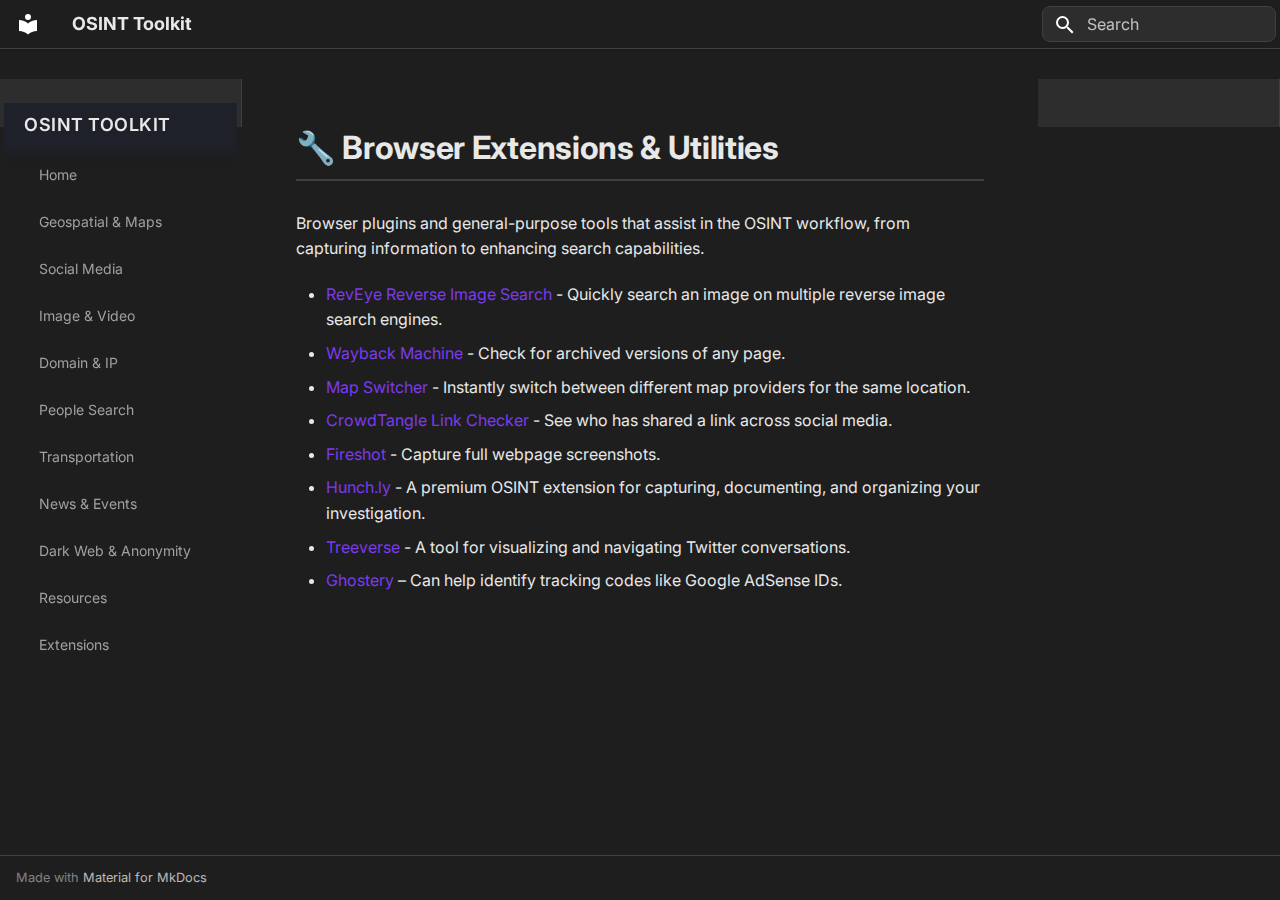
<file: extentions-utilities/index.html>
<!doctype html>
<html lang="en" class="no-js">
  <head>
    
      <meta charset="utf-8">
      <meta name="viewport" content="width=device-width,initial-scale=1">
      
        <meta name="description" content="A searchable collection of OSINT tools and resources.">
      
      
        <meta name="author" content="Feiko van Dijk">
      
      
        <link rel="canonical" href="https://feikovandijk.github.io/osint-toolkit/extentions-utilities/">
      
      
      
      
      <link rel="icon" href="../assets/images/favicon.png">
      <meta name="generator" content="mkdocs-1.6.1, mkdocs-material-9.6.20">
    
    
      
        <title>🔧 Browser Extensions & Utilities - OSINT Toolkit</title>
      
    
    
      <link rel="stylesheet" href="../assets/stylesheets/main.e53b48f4.min.css">
      
        
        <link rel="stylesheet" href="../assets/stylesheets/palette.06af60db.min.css">
      
      


    
    
      
    
    
      
        
        
        <link rel="preconnect" href="https://fonts.gstatic.com" crossorigin>
        <link rel="stylesheet" href="https://fonts.googleapis.com/css?family=Inter:300,300i,400,400i,700,700i%7CJetBrains+Mono:400,400i,700,700i&display=fallback">
        <style>:root{--md-text-font:"Inter";--md-code-font:"JetBrains Mono"}</style>
      
    
    
      <link rel="stylesheet" href="../stylesheets/extra.css">
    
    <script>__md_scope=new URL("..",location),__md_hash=e=>[...e].reduce(((e,_)=>(e<<5)-e+_.charCodeAt(0)),0),__md_get=(e,_=localStorage,t=__md_scope)=>JSON.parse(_.getItem(t.pathname+"."+e)),__md_set=(e,_,t=localStorage,a=__md_scope)=>{try{t.setItem(a.pathname+"."+e,JSON.stringify(_))}catch(e){}}</script>
    
      

    
    
    
  </head>
  
  
    
    
    
    
    
    <body dir="ltr" data-md-color-scheme="slate" data-md-color-primary="indigo" data-md-color-accent="indigo">
  
    
    <input class="md-toggle" data-md-toggle="drawer" type="checkbox" id="__drawer" autocomplete="off">
    <input class="md-toggle" data-md-toggle="search" type="checkbox" id="__search" autocomplete="off">
    <label class="md-overlay" for="__drawer"></label>
    <div data-md-component="skip">
      
        
        <a href="#browser-extensions-utilities" class="md-skip">
          Skip to content
        </a>
      
    </div>
    <div data-md-component="announce">
      
    </div>
    
    
      

  

<header class="md-header md-header--shadow" data-md-component="header">
  <nav class="md-header__inner md-grid" aria-label="Header">
    <a href=".." title="OSINT Toolkit" class="md-header__button md-logo" aria-label="OSINT Toolkit" data-md-component="logo">
      
  
  <svg xmlns="http://www.w3.org/2000/svg" viewBox="0 0 24 24"><path d="M12 8a3 3 0 0 0 3-3 3 3 0 0 0-3-3 3 3 0 0 0-3 3 3 3 0 0 0 3 3m0 3.54C9.64 9.35 6.5 8 3 8v11c3.5 0 6.64 1.35 9 3.54 2.36-2.19 5.5-3.54 9-3.54V8c-3.5 0-6.64 1.35-9 3.54"/></svg>

    </a>
    <label class="md-header__button md-icon" for="__drawer">
      
      <svg xmlns="http://www.w3.org/2000/svg" viewBox="0 0 24 24"><path d="M3 6h18v2H3zm0 5h18v2H3zm0 5h18v2H3z"/></svg>
    </label>
    <div class="md-header__title" data-md-component="header-title">
      <div class="md-header__ellipsis">
        <div class="md-header__topic">
          <span class="md-ellipsis">
            OSINT Toolkit
          </span>
        </div>
        <div class="md-header__topic" data-md-component="header-topic">
          <span class="md-ellipsis">
            
              🔧 Browser Extensions &amp; Utilities
            
          </span>
        </div>
      </div>
    </div>
    
      
    
    
    
    
      
      
        <label class="md-header__button md-icon" for="__search">
          
          <svg xmlns="http://www.w3.org/2000/svg" viewBox="0 0 24 24"><path d="M9.5 3A6.5 6.5 0 0 1 16 9.5c0 1.61-.59 3.09-1.56 4.23l.27.27h.79l5 5-1.5 1.5-5-5v-.79l-.27-.27A6.52 6.52 0 0 1 9.5 16 6.5 6.5 0 0 1 3 9.5 6.5 6.5 0 0 1 9.5 3m0 2C7 5 5 7 5 9.5S7 14 9.5 14 14 12 14 9.5 12 5 9.5 5"/></svg>
        </label>
        <div class="md-search" data-md-component="search" role="dialog">
  <label class="md-search__overlay" for="__search"></label>
  <div class="md-search__inner" role="search">
    <form class="md-search__form" name="search">
      <input type="text" class="md-search__input" name="query" aria-label="Search" placeholder="Search" autocapitalize="off" autocorrect="off" autocomplete="off" spellcheck="false" data-md-component="search-query" required>
      <label class="md-search__icon md-icon" for="__search">
        
        <svg xmlns="http://www.w3.org/2000/svg" viewBox="0 0 24 24"><path d="M9.5 3A6.5 6.5 0 0 1 16 9.5c0 1.61-.59 3.09-1.56 4.23l.27.27h.79l5 5-1.5 1.5-5-5v-.79l-.27-.27A6.52 6.52 0 0 1 9.5 16 6.5 6.5 0 0 1 3 9.5 6.5 6.5 0 0 1 9.5 3m0 2C7 5 5 7 5 9.5S7 14 9.5 14 14 12 14 9.5 12 5 9.5 5"/></svg>
        
        <svg xmlns="http://www.w3.org/2000/svg" viewBox="0 0 24 24"><path d="M20 11v2H8l5.5 5.5-1.42 1.42L4.16 12l7.92-7.92L13.5 5.5 8 11z"/></svg>
      </label>
      <nav class="md-search__options" aria-label="Search">
        
        <button type="reset" class="md-search__icon md-icon" title="Clear" aria-label="Clear" tabindex="-1">
          
          <svg xmlns="http://www.w3.org/2000/svg" viewBox="0 0 24 24"><path d="M19 6.41 17.59 5 12 10.59 6.41 5 5 6.41 10.59 12 5 17.59 6.41 19 12 13.41 17.59 19 19 17.59 13.41 12z"/></svg>
        </button>
      </nav>
      
        <div class="md-search__suggest" data-md-component="search-suggest"></div>
      
    </form>
    <div class="md-search__output">
      <div class="md-search__scrollwrap" tabindex="0" data-md-scrollfix>
        <div class="md-search-result" data-md-component="search-result">
          <div class="md-search-result__meta">
            Initializing search
          </div>
          <ol class="md-search-result__list" role="presentation"></ol>
        </div>
      </div>
    </div>
  </div>
</div>
      
    
    
  </nav>
  
</header>
    
    <div class="md-container" data-md-component="container">
      
      
        
          
        
      
      <main class="md-main" data-md-component="main">
        <div class="md-main__inner md-grid">
          
            
              
              <div class="md-sidebar md-sidebar--primary" data-md-component="sidebar" data-md-type="navigation" >
                <div class="md-sidebar__scrollwrap">
                  <div class="md-sidebar__inner">
                    



<nav class="md-nav md-nav--primary" aria-label="Navigation" data-md-level="0">
  <label class="md-nav__title" for="__drawer">
    <a href=".." title="OSINT Toolkit" class="md-nav__button md-logo" aria-label="OSINT Toolkit" data-md-component="logo">
      
  
  <svg xmlns="http://www.w3.org/2000/svg" viewBox="0 0 24 24"><path d="M12 8a3 3 0 0 0 3-3 3 3 0 0 0-3-3 3 3 0 0 0-3 3 3 3 0 0 0 3 3m0 3.54C9.64 9.35 6.5 8 3 8v11c3.5 0 6.64 1.35 9 3.54 2.36-2.19 5.5-3.54 9-3.54V8c-3.5 0-6.64 1.35-9 3.54"/></svg>

    </a>
    OSINT Toolkit
  </label>
  
  <ul class="md-nav__list" data-md-scrollfix>
    
      
      
  
  
  
  
    <li class="md-nav__item">
      <a href=".." class="md-nav__link">
        
  
  
  <span class="md-ellipsis">
    Home
    
  </span>
  

      </a>
    </li>
  

    
      
      
  
  
  
  
    <li class="md-nav__item">
      <a href="../geospatial-maps/" class="md-nav__link">
        
  
  
  <span class="md-ellipsis">
    Geospatial & Maps
    
  </span>
  

      </a>
    </li>
  

    
      
      
  
  
  
  
    <li class="md-nav__item">
      <a href="../social-media/" class="md-nav__link">
        
  
  
  <span class="md-ellipsis">
    Social Media
    
  </span>
  

      </a>
    </li>
  

    
      
      
  
  
  
  
    <li class="md-nav__item">
      <a href="../image-video/" class="md-nav__link">
        
  
  
  <span class="md-ellipsis">
    Image & Video
    
  </span>
  

      </a>
    </li>
  

    
      
      
  
  
  
  
    <li class="md-nav__item">
      <a href="../domain-ip/" class="md-nav__link">
        
  
  
  <span class="md-ellipsis">
    Domain & IP
    
  </span>
  

      </a>
    </li>
  

    
      
      
  
  
  
  
    <li class="md-nav__item">
      <a href="../people-search/" class="md-nav__link">
        
  
  
  <span class="md-ellipsis">
    People Search
    
  </span>
  

      </a>
    </li>
  

    
      
      
  
  
  
  
    <li class="md-nav__item">
      <a href="../transportation/" class="md-nav__link">
        
  
  
  <span class="md-ellipsis">
    Transportation
    
  </span>
  

      </a>
    </li>
  

    
      
      
  
  
  
  
    <li class="md-nav__item">
      <a href="../news-monitoring/" class="md-nav__link">
        
  
  
  <span class="md-ellipsis">
    News & Events
    
  </span>
  

      </a>
    </li>
  

    
      
      
  
  
  
  
    <li class="md-nav__item">
      <a href="../dark-web/" class="md-nav__link">
        
  
  
  <span class="md-ellipsis">
    Dark Web & Anonymity
    
  </span>
  

      </a>
    </li>
  

    
      
      
  
  
  
  
    <li class="md-nav__item">
      <a href="../verification-resources/" class="md-nav__link">
        
  
  
  <span class="md-ellipsis">
    Resources
    
  </span>
  

      </a>
    </li>
  

    
      
      
  
  
  
  
    <li class="md-nav__item">
      <a href="../extensions-utilities.md" class="md-nav__link">
        
  
  
  <span class="md-ellipsis">
    Extensions
    
  </span>
  

      </a>
    </li>
  

    
  </ul>
</nav>
                  </div>
                </div>
              </div>
            
            
              
              <div class="md-sidebar md-sidebar--secondary" data-md-component="sidebar" data-md-type="toc" >
                <div class="md-sidebar__scrollwrap">
                  <div class="md-sidebar__inner">
                    

<nav class="md-nav md-nav--secondary" aria-label="Table of contents">
  
  
  
    
  
  
</nav>
                  </div>
                </div>
              </div>
            
          
          
            <div class="md-content" data-md-component="content">
              <article class="md-content__inner md-typeset">
                
                  



<h1 id="browser-extensions-utilities">🔧 Browser Extensions &amp; Utilities</h1>
<p>Browser plugins and general-purpose tools that assist in the OSINT workflow, from capturing information to enhancing search capabilities.</p>
<ul>
<li><a href="https://chrome.google.com/webstore/detail/reveye-reverse-image-sear/keaaclcjhehbbapnphnmpiklalfhelgf?hl=en">RevEye Reverse Image Search</a> - Quickly search an image on multiple reverse image search engines.</li>
<li><a href="https://chrome.google.com/webstore/detail/wayback-machine/fpnmgdkabkmnadcjpehmlllkndpkmiak">Wayback Machine</a> - Check for archived versions of any page.</li>
<li><a href="https://chrome.google.com/webstore/detail/map-switcher/fanpjcbgdinjeknjikpfnldfpnnpkelb">Map Switcher</a> - Instantly switch between different map providers for the same location.</li>
<li><a href="https://chrome.google.com/webstore/detail/crowdtangle-link-checker/klakndphagmmfkpelfkgjbkimjihpmkh">CrowdTangle Link Checker</a> - See who has shared a link across social media.</li>
<li><a href="https://chrome.google.com/webstore/detail/take-webpage-screenshots/mcbpblocgmgfnpjjppndjkmgjaogfceg?hl=de">Fireshot</a> - Capture full webpage screenshots.</li>
<li><a href="https://www.hunch.ly/">Hunch.ly</a> - A premium OSINT extension for capturing, documenting, and organizing your investigation.</li>
<li><a href="https://chrome.google.com/webstore/detail/treeverse/aahmjdadniahaicebomlagekkcnlcila">Treeverse</a> - A tool for visualizing and navigating Twitter conversations.</li>
<li><a href="https://chrome.google.com/webstore/detail/ghostery-%E2%80%93-privacy-ad-blo/mlomiejdfkolichcflejclcbmpeaniij?hl=en">Ghostery</a> – Can help identify tracking codes like Google AdSense IDs.</li>
</ul>












                
              </article>
            </div>
          
          
<script>var target=document.getElementById(location.hash.slice(1));target&&target.name&&(target.checked=target.name.startsWith("__tabbed_"))</script>
        </div>
        
          <button type="button" class="md-top md-icon" data-md-component="top" hidden>
  
  <svg xmlns="http://www.w3.org/2000/svg" viewBox="0 0 24 24"><path d="M13 20h-2V8l-5.5 5.5-1.42-1.42L12 4.16l7.92 7.92-1.42 1.42L13 8z"/></svg>
  Back to top
</button>
        
      </main>
      
        <footer class="md-footer">
  
  <div class="md-footer-meta md-typeset">
    <div class="md-footer-meta__inner md-grid">
      <div class="md-copyright">
  
  
    Made with
    <a href="https://squidfunk.github.io/mkdocs-material/" target="_blank" rel="noopener">
      Material for MkDocs
    </a>
  
</div>
      
    </div>
  </div>
</footer>
      
    </div>
    <div class="md-dialog" data-md-component="dialog">
      <div class="md-dialog__inner md-typeset"></div>
    </div>
    
    
    
      
      <script id="__config" type="application/json">{"base": "..", "features": ["navigation.sections", "navigation.expand", "navigation.path", "navigation.top", "search.suggest", "search.highlight", "content.code.copy", "content.code.annotate"], "search": "../assets/javascripts/workers/search.973d3a69.min.js", "tags": null, "translations": {"clipboard.copied": "Copied to clipboard", "clipboard.copy": "Copy to clipboard", "search.result.more.one": "1 more on this page", "search.result.more.other": "# more on this page", "search.result.none": "No matching documents", "search.result.one": "1 matching document", "search.result.other": "# matching documents", "search.result.placeholder": "Type to start searching", "search.result.term.missing": "Missing", "select.version": "Select version"}, "version": null}</script>
    
    
      <script src="../assets/javascripts/bundle.f55a23d4.min.js"></script>
      
    
  </body>
</html>
</file>
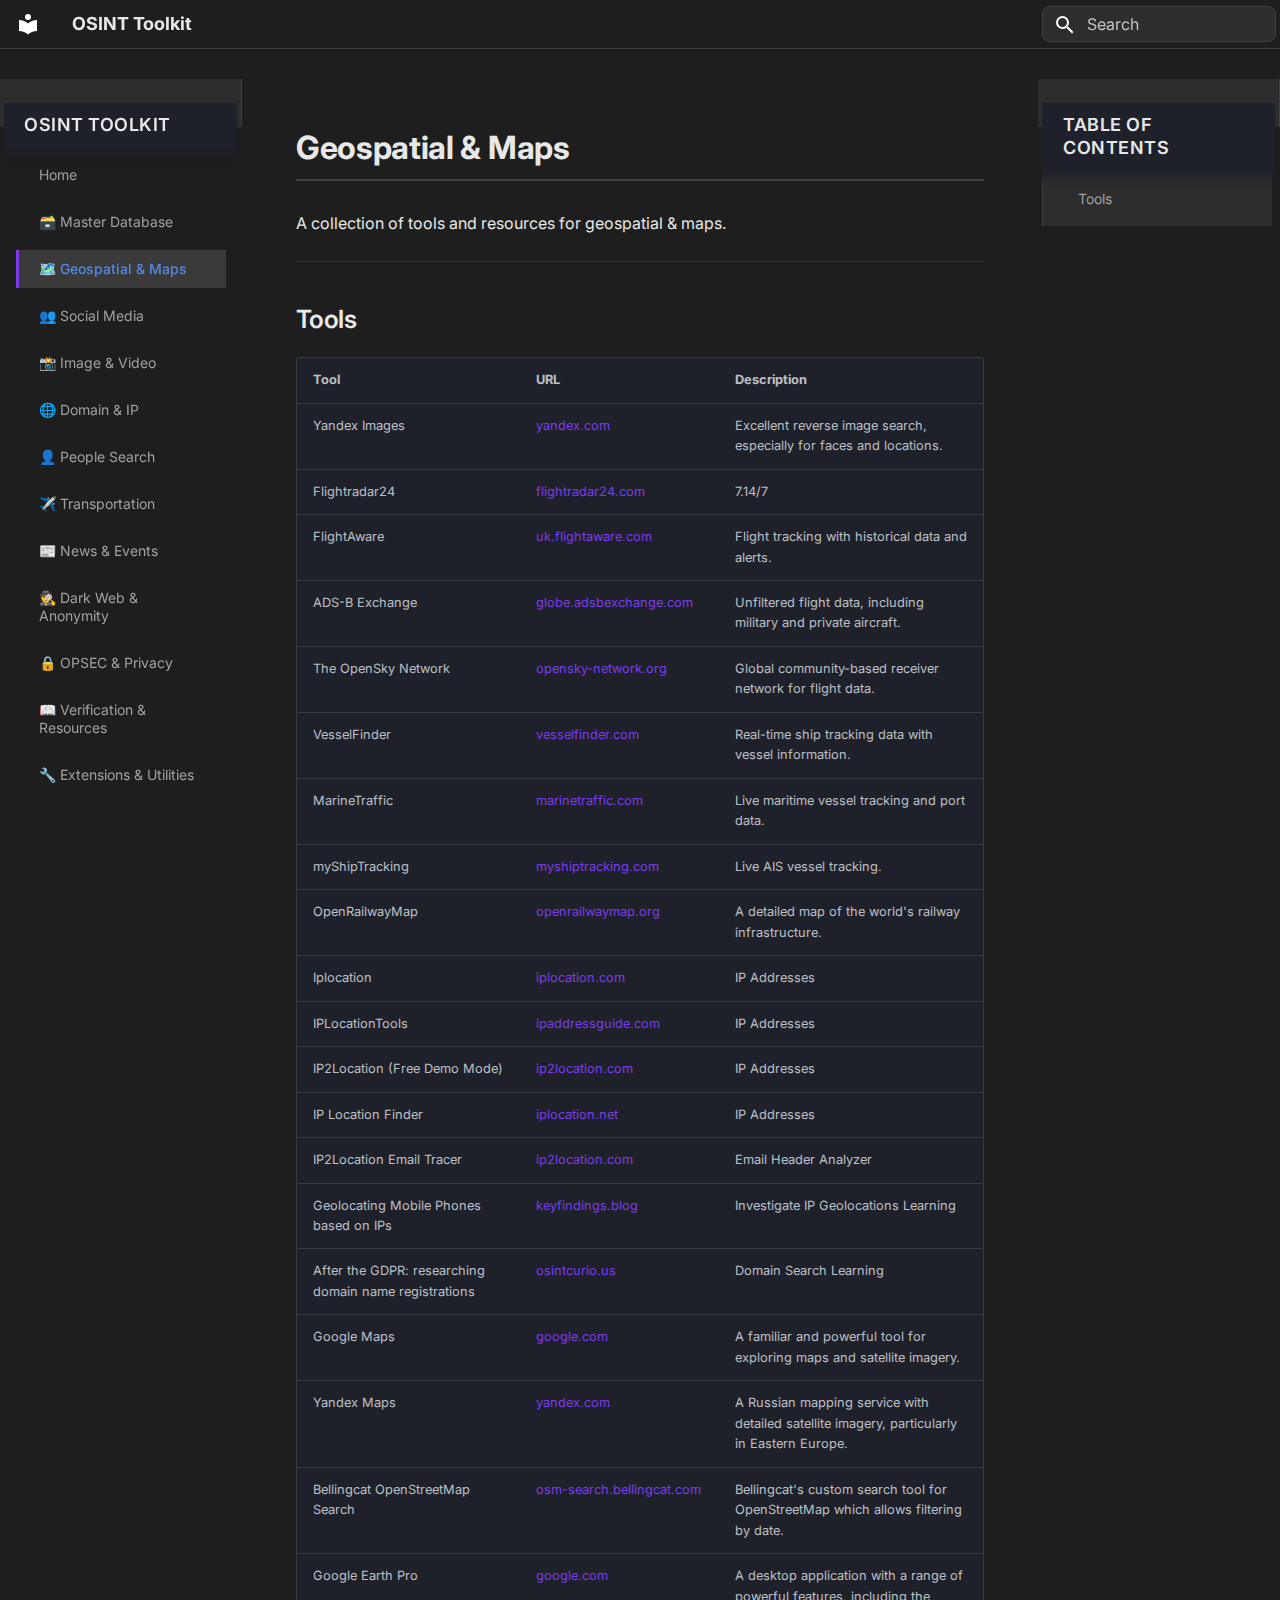
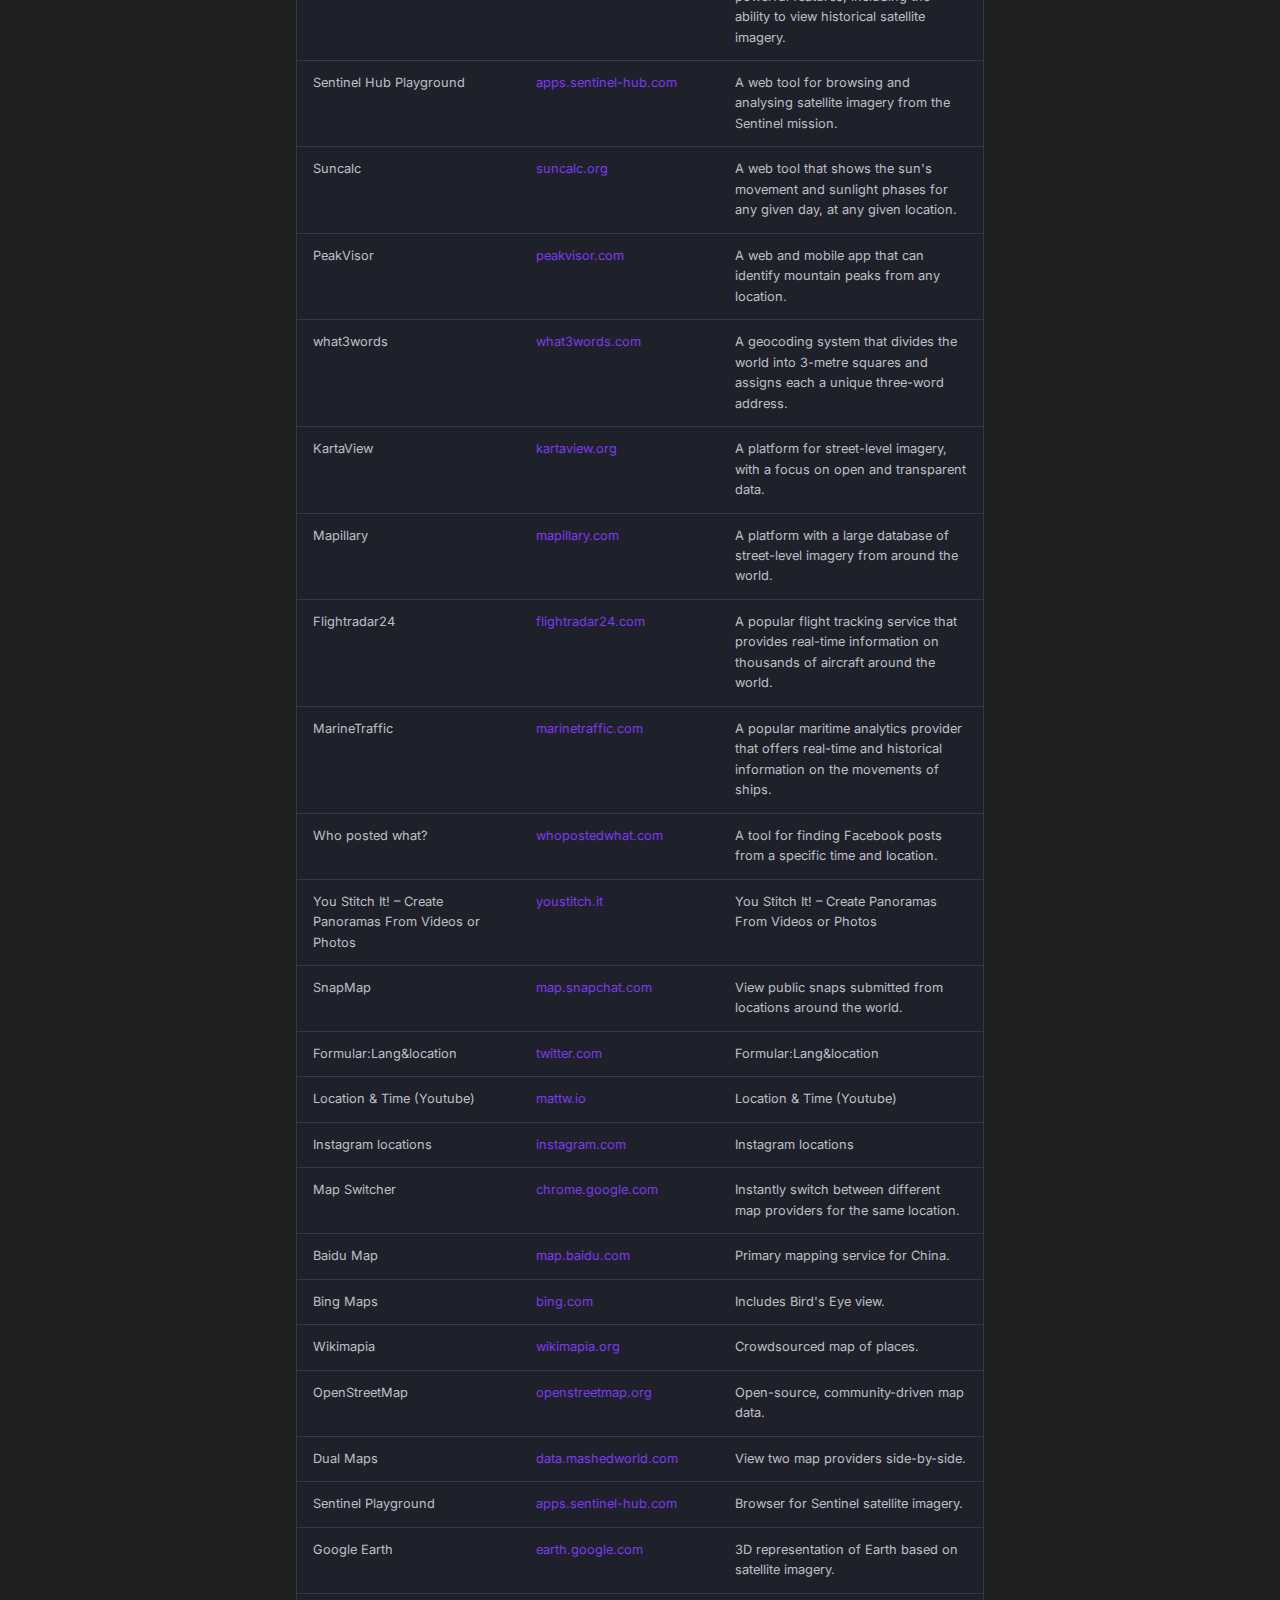
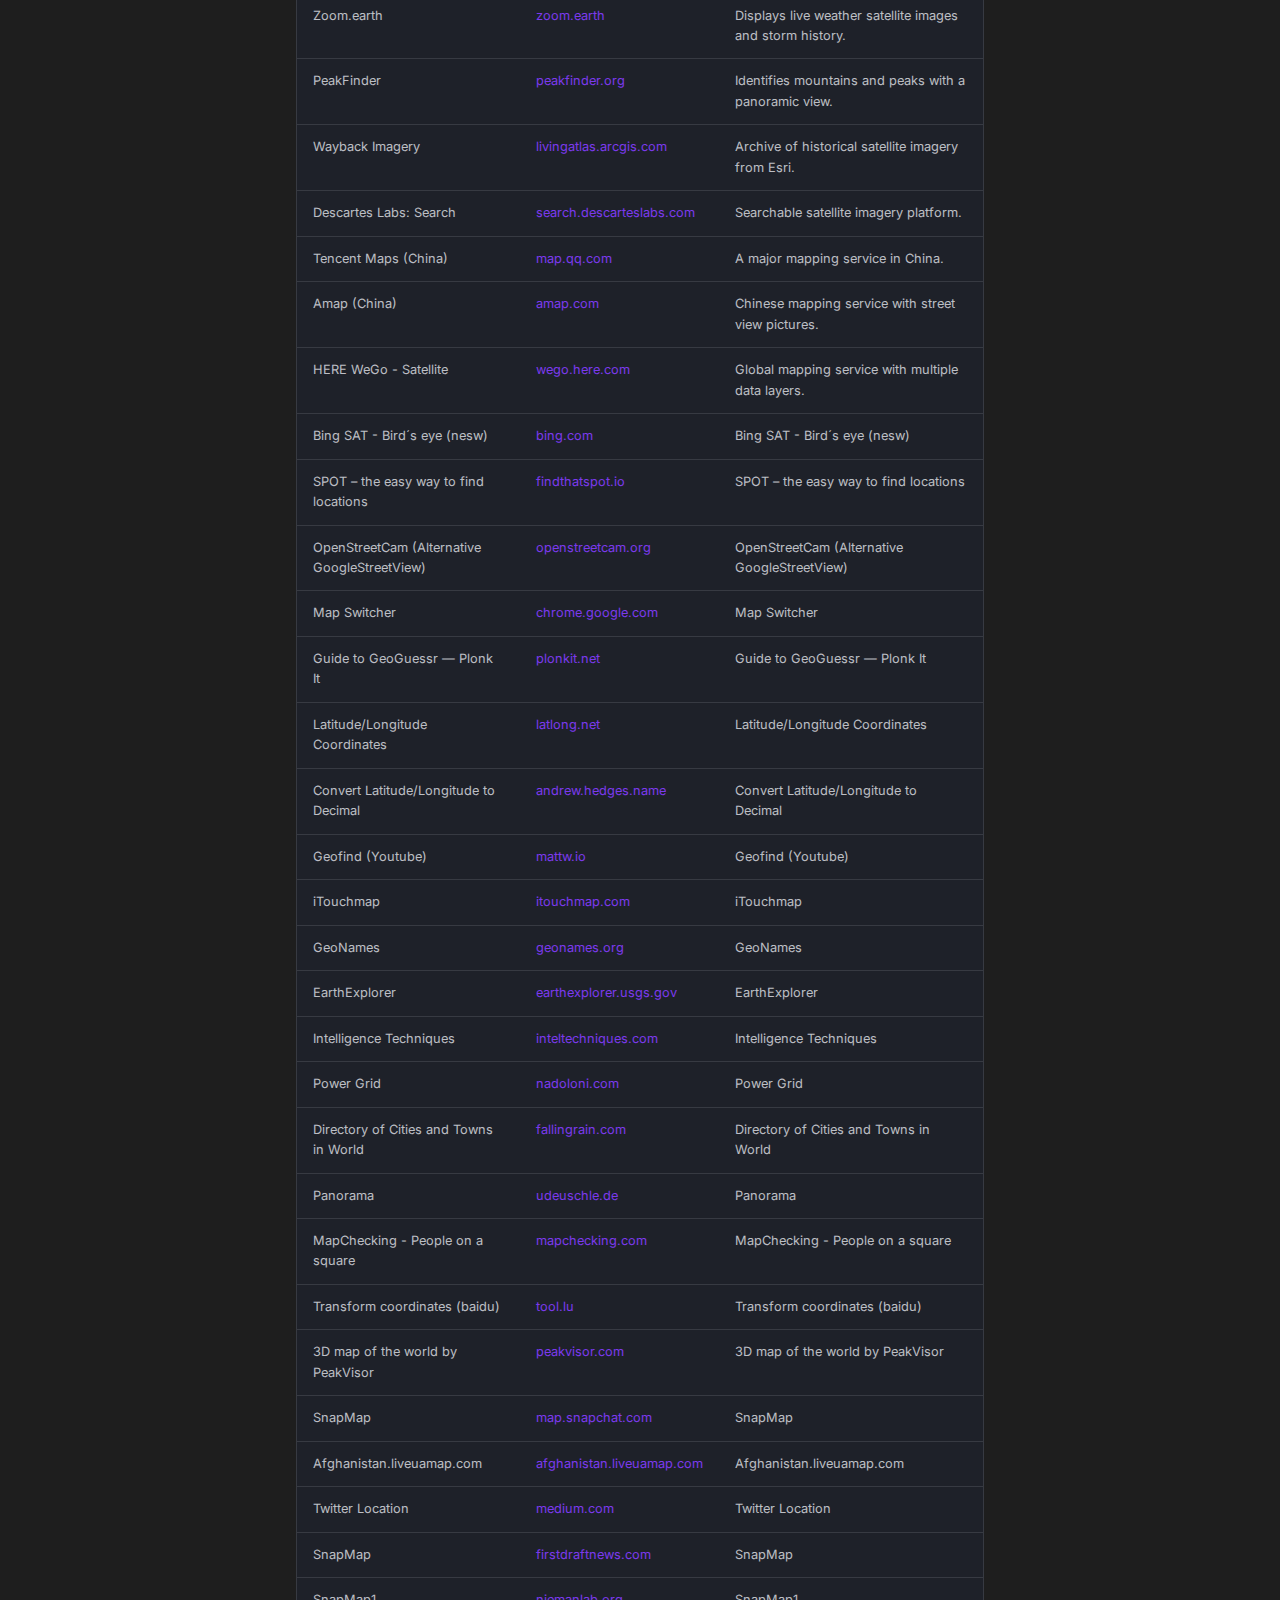
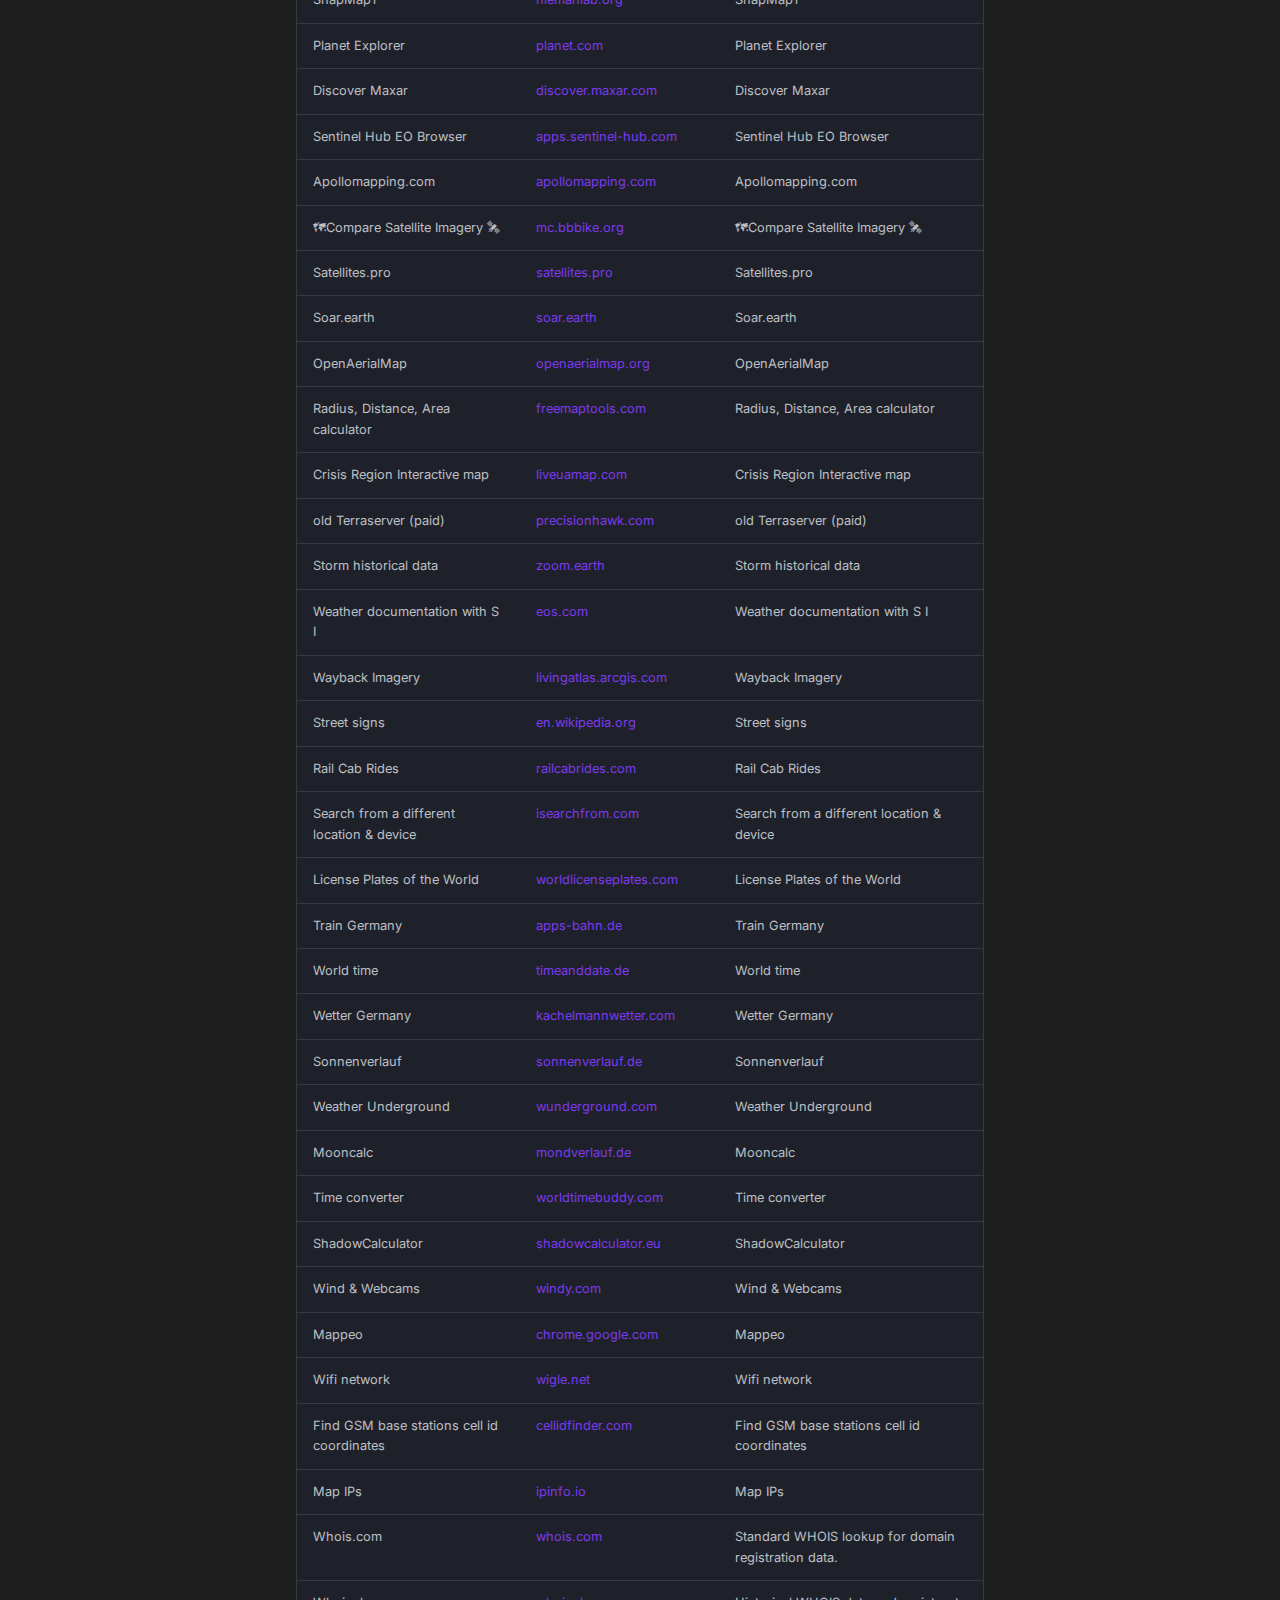
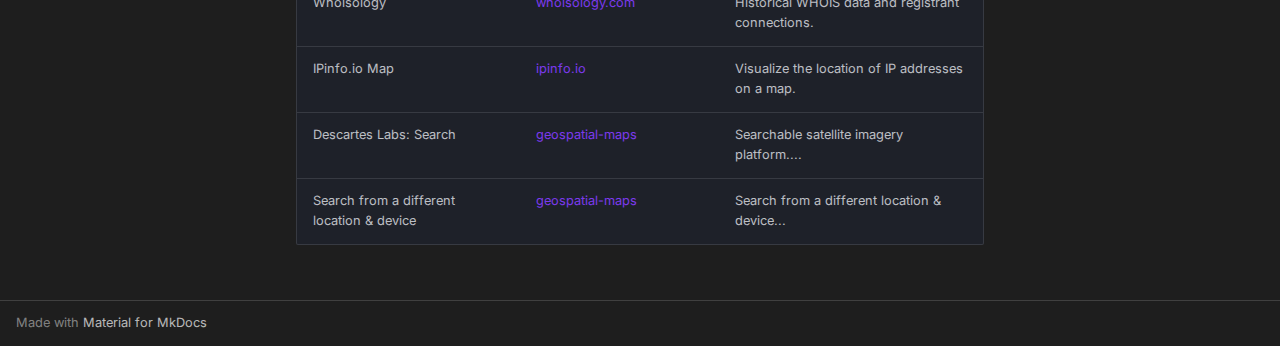
<file: geospatial-maps/index.html>
<!doctype html>
<html lang="en" class="no-js">
  <head>
    
      <meta charset="utf-8">
      <meta name="viewport" content="width=device-width,initial-scale=1">
      
        <meta name="description" content="A searchable collection of OSINT tools and resources.">
      
      
        <meta name="author" content="Feiko van Dijk">
      
      
        <link rel="canonical" href="https://feikovandijk.github.io/osint-toolkit/geospatial-maps/">
      
      
        <link rel="prev" href="../master-database/">
      
      
        <link rel="next" href="../social-media/">
      
      
      <link rel="icon" href="../assets/images/favicon.png">
      <meta name="generator" content="mkdocs-1.6.1, mkdocs-material-9.6.20">
    
    
      
        <title>🗺️ Geospatial & Maps - OSINT Toolkit</title>
      
    
    
      <link rel="stylesheet" href="../assets/stylesheets/main.e53b48f4.min.css">
      
        
        <link rel="stylesheet" href="../assets/stylesheets/palette.06af60db.min.css">
      
      


    
    
      
    
    
      
        
        
        <link rel="preconnect" href="https://fonts.gstatic.com" crossorigin>
        <link rel="stylesheet" href="https://fonts.googleapis.com/css?family=Inter:300,300i,400,400i,700,700i%7CJetBrains+Mono:400,400i,700,700i&display=fallback">
        <style>:root{--md-text-font:"Inter";--md-code-font:"JetBrains Mono"}</style>
      
    
    
      <link rel="stylesheet" href="../stylesheets/extra.css">
    
    <script>__md_scope=new URL("..",location),__md_hash=e=>[...e].reduce(((e,_)=>(e<<5)-e+_.charCodeAt(0)),0),__md_get=(e,_=localStorage,t=__md_scope)=>JSON.parse(_.getItem(t.pathname+"."+e)),__md_set=(e,_,t=localStorage,a=__md_scope)=>{try{t.setItem(a.pathname+"."+e,JSON.stringify(_))}catch(e){}}</script>
    
      

    
    
    
  </head>
  
  
    
    
    
    
    
    <body dir="ltr" data-md-color-scheme="slate" data-md-color-primary="indigo" data-md-color-accent="indigo">
  
    
    <input class="md-toggle" data-md-toggle="drawer" type="checkbox" id="__drawer" autocomplete="off">
    <input class="md-toggle" data-md-toggle="search" type="checkbox" id="__search" autocomplete="off">
    <label class="md-overlay" for="__drawer"></label>
    <div data-md-component="skip">
      
        
        <a href="#geospatial-maps" class="md-skip">
          Skip to content
        </a>
      
    </div>
    <div data-md-component="announce">
      
    </div>
    
    
      

  

<header class="md-header md-header--shadow" data-md-component="header">
  <nav class="md-header__inner md-grid" aria-label="Header">
    <a href=".." title="OSINT Toolkit" class="md-header__button md-logo" aria-label="OSINT Toolkit" data-md-component="logo">
      
  
  <svg xmlns="http://www.w3.org/2000/svg" viewBox="0 0 24 24"><path d="M12 8a3 3 0 0 0 3-3 3 3 0 0 0-3-3 3 3 0 0 0-3 3 3 3 0 0 0 3 3m0 3.54C9.64 9.35 6.5 8 3 8v11c3.5 0 6.64 1.35 9 3.54 2.36-2.19 5.5-3.54 9-3.54V8c-3.5 0-6.64 1.35-9 3.54"/></svg>

    </a>
    <label class="md-header__button md-icon" for="__drawer">
      
      <svg xmlns="http://www.w3.org/2000/svg" viewBox="0 0 24 24"><path d="M3 6h18v2H3zm0 5h18v2H3zm0 5h18v2H3z"/></svg>
    </label>
    <div class="md-header__title" data-md-component="header-title">
      <div class="md-header__ellipsis">
        <div class="md-header__topic">
          <span class="md-ellipsis">
            OSINT Toolkit
          </span>
        </div>
        <div class="md-header__topic" data-md-component="header-topic">
          <span class="md-ellipsis">
            
              🗺️ Geospatial & Maps
            
          </span>
        </div>
      </div>
    </div>
    
      
    
    
    
    
      
      
        <label class="md-header__button md-icon" for="__search">
          
          <svg xmlns="http://www.w3.org/2000/svg" viewBox="0 0 24 24"><path d="M9.5 3A6.5 6.5 0 0 1 16 9.5c0 1.61-.59 3.09-1.56 4.23l.27.27h.79l5 5-1.5 1.5-5-5v-.79l-.27-.27A6.52 6.52 0 0 1 9.5 16 6.5 6.5 0 0 1 3 9.5 6.5 6.5 0 0 1 9.5 3m0 2C7 5 5 7 5 9.5S7 14 9.5 14 14 12 14 9.5 12 5 9.5 5"/></svg>
        </label>
        <div class="md-search" data-md-component="search" role="dialog">
  <label class="md-search__overlay" for="__search"></label>
  <div class="md-search__inner" role="search">
    <form class="md-search__form" name="search">
      <input type="text" class="md-search__input" name="query" aria-label="Search" placeholder="Search" autocapitalize="off" autocorrect="off" autocomplete="off" spellcheck="false" data-md-component="search-query" required>
      <label class="md-search__icon md-icon" for="__search">
        
        <svg xmlns="http://www.w3.org/2000/svg" viewBox="0 0 24 24"><path d="M9.5 3A6.5 6.5 0 0 1 16 9.5c0 1.61-.59 3.09-1.56 4.23l.27.27h.79l5 5-1.5 1.5-5-5v-.79l-.27-.27A6.52 6.52 0 0 1 9.5 16 6.5 6.5 0 0 1 3 9.5 6.5 6.5 0 0 1 9.5 3m0 2C7 5 5 7 5 9.5S7 14 9.5 14 14 12 14 9.5 12 5 9.5 5"/></svg>
        
        <svg xmlns="http://www.w3.org/2000/svg" viewBox="0 0 24 24"><path d="M20 11v2H8l5.5 5.5-1.42 1.42L4.16 12l7.92-7.92L13.5 5.5 8 11z"/></svg>
      </label>
      <nav class="md-search__options" aria-label="Search">
        
        <button type="reset" class="md-search__icon md-icon" title="Clear" aria-label="Clear" tabindex="-1">
          
          <svg xmlns="http://www.w3.org/2000/svg" viewBox="0 0 24 24"><path d="M19 6.41 17.59 5 12 10.59 6.41 5 5 6.41 10.59 12 5 17.59 6.41 19 12 13.41 17.59 19 19 17.59 13.41 12z"/></svg>
        </button>
      </nav>
      
        <div class="md-search__suggest" data-md-component="search-suggest"></div>
      
    </form>
    <div class="md-search__output">
      <div class="md-search__scrollwrap" tabindex="0" data-md-scrollfix>
        <div class="md-search-result" data-md-component="search-result">
          <div class="md-search-result__meta">
            Initializing search
          </div>
          <ol class="md-search-result__list" role="presentation"></ol>
        </div>
      </div>
    </div>
  </div>
</div>
      
    
    
  </nav>
  
</header>
    
    <div class="md-container" data-md-component="container">
      
      
        
          
        
      
      <main class="md-main" data-md-component="main">
        <div class="md-main__inner md-grid">
          
            
              
              <div class="md-sidebar md-sidebar--primary" data-md-component="sidebar" data-md-type="navigation" >
                <div class="md-sidebar__scrollwrap">
                  <div class="md-sidebar__inner">
                    



<nav class="md-nav md-nav--primary" aria-label="Navigation" data-md-level="0">
  <label class="md-nav__title" for="__drawer">
    <a href=".." title="OSINT Toolkit" class="md-nav__button md-logo" aria-label="OSINT Toolkit" data-md-component="logo">
      
  
  <svg xmlns="http://www.w3.org/2000/svg" viewBox="0 0 24 24"><path d="M12 8a3 3 0 0 0 3-3 3 3 0 0 0-3-3 3 3 0 0 0-3 3 3 3 0 0 0 3 3m0 3.54C9.64 9.35 6.5 8 3 8v11c3.5 0 6.64 1.35 9 3.54 2.36-2.19 5.5-3.54 9-3.54V8c-3.5 0-6.64 1.35-9 3.54"/></svg>

    </a>
    OSINT Toolkit
  </label>
  
  <ul class="md-nav__list" data-md-scrollfix>
    
      
      
  
  
  
  
    <li class="md-nav__item">
      <a href=".." class="md-nav__link">
        
  
  
  <span class="md-ellipsis">
    Home
    
  </span>
  

      </a>
    </li>
  

    
      
      
  
  
  
  
    <li class="md-nav__item">
      <a href="../master-database/" class="md-nav__link">
        
  
  
  <span class="md-ellipsis">
    🗃️ Master Database
    
  </span>
  

      </a>
    </li>
  

    
      
      
  
  
    
  
  
  
    <li class="md-nav__item md-nav__item--active">
      
      <input class="md-nav__toggle md-toggle" type="checkbox" id="__toc">
      
      
        
      
      
        <label class="md-nav__link md-nav__link--active" for="__toc">
          
  
  
  <span class="md-ellipsis">
    🗺️ Geospatial & Maps
    
  </span>
  

          <span class="md-nav__icon md-icon"></span>
        </label>
      
      <a href="./" class="md-nav__link md-nav__link--active">
        
  
  
  <span class="md-ellipsis">
    🗺️ Geospatial & Maps
    
  </span>
  

      </a>
      
        

<nav class="md-nav md-nav--secondary" aria-label="Table of contents">
  
  
  
    
  
  
    <label class="md-nav__title" for="__toc">
      <span class="md-nav__icon md-icon"></span>
      Table of contents
    </label>
    <ul class="md-nav__list" data-md-component="toc" data-md-scrollfix>
      
        <li class="md-nav__item">
  <a href="#tools" class="md-nav__link">
    <span class="md-ellipsis">
      Tools
    </span>
  </a>
  
</li>
      
    </ul>
  
</nav>
      
    </li>
  

    
      
      
  
  
  
  
    <li class="md-nav__item">
      <a href="../social-media/" class="md-nav__link">
        
  
  
  <span class="md-ellipsis">
    👥 Social Media
    
  </span>
  

      </a>
    </li>
  

    
      
      
  
  
  
  
    <li class="md-nav__item">
      <a href="../image-video/" class="md-nav__link">
        
  
  
  <span class="md-ellipsis">
    📸 Image & Video
    
  </span>
  

      </a>
    </li>
  

    
      
      
  
  
  
  
    <li class="md-nav__item">
      <a href="../domain-ip/" class="md-nav__link">
        
  
  
  <span class="md-ellipsis">
    🌐 Domain & IP
    
  </span>
  

      </a>
    </li>
  

    
      
      
  
  
  
  
    <li class="md-nav__item">
      <a href="../people-search/" class="md-nav__link">
        
  
  
  <span class="md-ellipsis">
    👤 People Search
    
  </span>
  

      </a>
    </li>
  

    
      
      
  
  
  
  
    <li class="md-nav__item">
      <a href="../transportation/" class="md-nav__link">
        
  
  
  <span class="md-ellipsis">
    ✈️ Transportation
    
  </span>
  

      </a>
    </li>
  

    
      
      
  
  
  
  
    <li class="md-nav__item">
      <a href="../news-monitoring/" class="md-nav__link">
        
  
  
  <span class="md-ellipsis">
    📰 News & Events
    
  </span>
  

      </a>
    </li>
  

    
      
      
  
  
  
  
    <li class="md-nav__item">
      <a href="../dark-web/" class="md-nav__link">
        
  
  
  <span class="md-ellipsis">
    🕵️ Dark Web & Anonymity
    
  </span>
  

      </a>
    </li>
  

    
      
      
  
  
  
  
    <li class="md-nav__item">
      <a href="../opsec-privacy/" class="md-nav__link">
        
  
  
  <span class="md-ellipsis">
    🔒 OPSEC & Privacy
    
  </span>
  

      </a>
    </li>
  

    
      
      
  
  
  
  
    <li class="md-nav__item">
      <a href="../verification-resources/" class="md-nav__link">
        
  
  
  <span class="md-ellipsis">
    📖 Verification & Resources
    
  </span>
  

      </a>
    </li>
  

    
      
      
  
  
  
  
    <li class="md-nav__item">
      <a href="../extensions-utilities/" class="md-nav__link">
        
  
  
  <span class="md-ellipsis">
    🔧 Extensions & Utilities
    
  </span>
  

      </a>
    </li>
  

    
  </ul>
</nav>
                  </div>
                </div>
              </div>
            
            
              
              <div class="md-sidebar md-sidebar--secondary" data-md-component="sidebar" data-md-type="toc" >
                <div class="md-sidebar__scrollwrap">
                  <div class="md-sidebar__inner">
                    

<nav class="md-nav md-nav--secondary" aria-label="Table of contents">
  
  
  
    
  
  
    <label class="md-nav__title" for="__toc">
      <span class="md-nav__icon md-icon"></span>
      Table of contents
    </label>
    <ul class="md-nav__list" data-md-component="toc" data-md-scrollfix>
      
        <li class="md-nav__item">
  <a href="#tools" class="md-nav__link">
    <span class="md-ellipsis">
      Tools
    </span>
  </a>
  
</li>
      
    </ul>
  
</nav>
                  </div>
                </div>
              </div>
            
          
          
            <div class="md-content" data-md-component="content">
              <article class="md-content__inner md-typeset">
                
                  



<h1 id="geospatial-maps">Geospatial &amp; Maps</h1>
<p>A collection of tools and resources for geospatial &amp; maps.</p>
<hr />
<h2 id="tools">Tools</h2>
<table>
<thead>
<tr>
<th>Tool</th>
<th>URL</th>
<th>Description</th>
</tr>
</thead>
<tbody>
<tr>
<td>Yandex Images</td>
<td><a href="https://yandex.com/images/">yandex.com</a></td>
<td>Excellent reverse image search, especially for faces and locations.</td>
</tr>
<tr>
<td>Flightradar24</td>
<td><a href="https://www.flightradar24.com/51.47">flightradar24.com</a></td>
<td>7.14/7</td>
</tr>
<tr>
<td>FlightAware</td>
<td><a href="http://uk.flightaware.com/">uk.flightaware.com</a></td>
<td>Flight tracking with historical data and alerts.</td>
</tr>
<tr>
<td>ADS-B Exchange</td>
<td><a href="https://globe.adsbexchange.com/">globe.adsbexchange.com</a></td>
<td>Unfiltered flight data, including military and private aircraft.</td>
</tr>
<tr>
<td>The OpenSky Network</td>
<td><a href="https://opensky-network.org/network/explorer">opensky-network.org</a></td>
<td>Global community-based receiver network for flight data.</td>
</tr>
<tr>
<td>VesselFinder</td>
<td><a href="https://www.vesselfinder.com/">vesselfinder.com</a></td>
<td>Real-time ship tracking data with vessel information.</td>
</tr>
<tr>
<td>MarineTraffic</td>
<td><a href="http://www.marinetraffic.com/en/ais/home/centerx:-12.0/centery:25.0/zoom:4">marinetraffic.com</a></td>
<td>Live maritime vessel tracking and port data.</td>
</tr>
<tr>
<td>myShipTracking</td>
<td><a href="https://www.myshiptracking.com/">myshiptracking.com</a></td>
<td>Live AIS vessel tracking.</td>
</tr>
<tr>
<td>OpenRailwayMap</td>
<td><a href="http://www.openrailwaymap.org/">openrailwaymap.org</a></td>
<td>A detailed map of the world's railway infrastructure.</td>
</tr>
<tr>
<td>Iplocation</td>
<td><a href="https://iplocation.com/">iplocation.com</a></td>
<td>IP Addresses</td>
</tr>
<tr>
<td>IPLocationTools</td>
<td><a href="https://www.ipaddressguide.com/">ipaddressguide.com</a></td>
<td>IP Addresses</td>
</tr>
<tr>
<td>IP2Location (Free Demo Mode)</td>
<td><a href="https://www.ip2location.com/demo">ip2location.com</a></td>
<td>IP Addresses</td>
</tr>
<tr>
<td>IP Location Finder</td>
<td><a href="https://www.iplocation.net/">iplocation.net</a></td>
<td>IP Addresses</td>
</tr>
<tr>
<td>IP2Location Email Tracer</td>
<td><a href="https://www.ip2location.com/free/email-tracer">ip2location.com</a></td>
<td>Email Header Analyzer</td>
</tr>
<tr>
<td>Geolocating Mobile Phones based on IPs</td>
<td><a href="https://keyfindings.blog/2020/07/05/geolocating-mobiles-phones-based-on-ips/">keyfindings.blog</a></td>
<td>Investigate IP Geolocations Learning</td>
</tr>
<tr>
<td>After the GDPR: researching domain name registrations</td>
<td><a href="https://osintcurio.us/2019/01/08/after-the-gdpr-researching-domain-name-registrations/">osintcurio.us</a></td>
<td>Domain Search Learning</td>
</tr>
<tr>
<td>Google Maps</td>
<td><a href="https://www.google.com/maps">google.com</a></td>
<td>A familiar and powerful tool for exploring maps and satellite imagery.</td>
</tr>
<tr>
<td>Yandex Maps</td>
<td><a href="https://yandex.com/maps">yandex.com</a></td>
<td>A Russian mapping service with detailed satellite imagery, particularly in Eastern Europe.</td>
</tr>
<tr>
<td>Bellingcat OpenStreetMap Search</td>
<td><a href="https://osm-search.bellingcat.com/">osm-search.bellingcat.com</a></td>
<td>Bellingcat's custom search tool for OpenStreetMap which allows filtering by date.</td>
</tr>
<tr>
<td>Google Earth Pro</td>
<td><a href="https://www.google.com/earth/versions/#earth-pro">google.com</a></td>
<td>A desktop application with a range of powerful features, including the ability to view historical satellite imagery.</td>
</tr>
<tr>
<td>Sentinel Hub Playground</td>
<td><a href="https://apps.sentinel-hub.com/sentinel-playground/">apps.sentinel-hub.com</a></td>
<td>A web tool for browsing and analysing satellite imagery from the Sentinel mission.</td>
</tr>
<tr>
<td>Suncalc</td>
<td><a href="https://www.suncalc.org">suncalc.org</a></td>
<td>A web tool that shows the sun's movement and sunlight phases for any given day, at any given location.</td>
</tr>
<tr>
<td>PeakVisor</td>
<td><a href="https://peakvisor.com/">peakvisor.com</a></td>
<td>A web and mobile app that can identify mountain peaks from any location.</td>
</tr>
<tr>
<td>what3words</td>
<td><a href="https://what3words.com/">what3words.com</a></td>
<td>A geocoding system that divides the world into 3-metre squares and assigns each a unique three-word address.</td>
</tr>
<tr>
<td>KartaView</td>
<td><a href="https://kartaview.org/">kartaview.org</a></td>
<td>A platform for street-level imagery, with a focus on open and transparent data.</td>
</tr>
<tr>
<td>Mapillary</td>
<td><a href="https://www.mapillary.com/">mapillary.com</a></td>
<td>A platform with a large database of street-level imagery from around the world.</td>
</tr>
<tr>
<td>Flightradar24</td>
<td><a href="https://www.flightradar24.com">flightradar24.com</a></td>
<td>A popular flight tracking service that provides real-time information on thousands of aircraft around the world.</td>
</tr>
<tr>
<td>MarineTraffic</td>
<td><a href="https://www.marinetraffic.com/">marinetraffic.com</a></td>
<td>A popular maritime analytics provider that offers real-time and historical information on the movements of ships.</td>
</tr>
<tr>
<td>Who posted what?</td>
<td><a href="https://whopostedwhat.com/">whopostedwhat.com</a></td>
<td>A tool for finding Facebook posts from a specific time and location.</td>
</tr>
<tr>
<td>You Stitch It! – Create Panoramas From Videos or Photos</td>
<td><a href="https://www.youstitch.it/">youstitch.it</a></td>
<td>You Stitch It! – Create Panoramas From Videos or Photos</td>
</tr>
<tr>
<td>SnapMap</td>
<td><a href="https://map.snapchat.com/">map.snapchat.com</a></td>
<td>View public snaps submitted from locations around the world.</td>
</tr>
<tr>
<td>Formular:Lang&amp;location</td>
<td><a href="https://twitter.com/henkvaness/status/1062672054477078528">twitter.com</a></td>
<td>Formular:Lang&amp;location</td>
</tr>
<tr>
<td>Location &amp; Time (Youtube)</td>
<td><a href="https://mattw.io/youtube-geofind/location">mattw.io</a></td>
<td>Location &amp; Time (Youtube)</td>
</tr>
<tr>
<td>Instagram locations</td>
<td><a href="https://www.instagram.com/explore/locations/">instagram.com</a></td>
<td>Instagram locations</td>
</tr>
<tr>
<td>Map Switcher</td>
<td><a href="https://chrome.google.com/webstore/detail/map-switcher/fanpjcbgdinjeknjikpfnldfpnnpkelb">chrome.google.com</a></td>
<td>Instantly switch between different map providers for the same location.</td>
</tr>
<tr>
<td>Baidu Map</td>
<td><a href="http://map.baidu.com/">map.baidu.com</a></td>
<td>Primary mapping service for China.</td>
</tr>
<tr>
<td>Bing Maps</td>
<td><a href="https://www.bing.com/maps/">bing.com</a></td>
<td>Includes Bird's Eye view.</td>
</tr>
<tr>
<td>Wikimapia</td>
<td><a href="http://wikimapia.org/#lang=de&amp;lat=51.529000&amp;lon=7.480200&amp;z=12&amp;m=b">wikimapia.org</a></td>
<td>Crowdsourced map of places.</td>
</tr>
<tr>
<td>OpenStreetMap</td>
<td><a href="http://openstreetmap.org/#map=6/51.330/10.453">openstreetmap.org</a></td>
<td>Open-source, community-driven map data.</td>
</tr>
<tr>
<td>Dual Maps</td>
<td><a href="http://data.mashedworld.com/dualmaps/map.htm">data.mashedworld.com</a></td>
<td>View two map providers side-by-side.</td>
</tr>
<tr>
<td>Sentinel Playground</td>
<td><a href="https://apps.sentinel-hub.com/sentinel-playground/">apps.sentinel-hub.com</a></td>
<td>Browser for Sentinel satellite imagery.</td>
</tr>
<tr>
<td>Google Earth</td>
<td><a href="https://earth.google.com/web/@0,0,0a,22251752.77375655d,35y,0h,0t,0r">earth.google.com</a></td>
<td>3D representation of Earth based on satellite imagery.</td>
</tr>
<tr>
<td>Zoom.earth</td>
<td><a href="https://zoom.earth/">zoom.earth</a></td>
<td>Displays live weather satellite images and storm history.</td>
</tr>
<tr>
<td>PeakFinder</td>
<td><a href="https://www.peakfinder.org/">peakfinder.org</a></td>
<td>Identifies mountains and peaks with a panoramic view.</td>
</tr>
<tr>
<td>Wayback Imagery</td>
<td><a href="http://livingatlas.arcgis.com/wayback">livingatlas.arcgis.com</a></td>
<td>Archive of historical satellite imagery from Esri.</td>
</tr>
<tr>
<td>Descartes Labs: Search</td>
<td><a href="https://search.descarteslabs.com/">search.descarteslabs.com</a></td>
<td>Searchable satellite imagery platform.</td>
</tr>
<tr>
<td>Tencent Maps (China)</td>
<td><a href="https://map.qq.com/#">map.qq.com</a></td>
<td>A major mapping service in China.</td>
</tr>
<tr>
<td>Amap (China)</td>
<td><a href="https://www.amap.com/">amap.com</a></td>
<td>Chinese mapping service with street view pictures.</td>
</tr>
<tr>
<td>HERE WeGo - Satellite</td>
<td><a href="https://wego.here.com/">wego.here.com</a></td>
<td>Global mapping service with multiple data layers.</td>
</tr>
<tr>
<td>Bing SAT - Bird´s eye (nesw)</td>
<td><a href="https://www.bing.com/maps?&amp;cp=50.941157~6.958324&amp;lvl=20&amp;sty=o&amp;w=100%&amp;dir=0">bing.com</a></td>
<td>Bing SAT - Bird´s eye (nesw)</td>
</tr>
<tr>
<td>SPOT – the easy way to find locations</td>
<td><a href="https://www.findthatspot.io/">findthatspot.io</a></td>
<td>SPOT – the easy way to find locations</td>
</tr>
<tr>
<td>OpenStreetCam (Alternative GoogleStreetView)</td>
<td><a href="http://www.openstreetcam.org/">openstreetcam.org</a></td>
<td>OpenStreetCam (Alternative GoogleStreetView)</td>
</tr>
<tr>
<td>Map Switcher</td>
<td><a href="https://chrome.google.com/webstore/detail/map-switcher/fanpjcbgdinjeknjikpfnldfpnnpkelb">chrome.google.com</a></td>
<td>Map Switcher</td>
</tr>
<tr>
<td>Guide to GeoGuessr — Plonk It</td>
<td><a href="https://www.plonkit.net/guide">plonkit.net</a></td>
<td>Guide to GeoGuessr — Plonk It</td>
</tr>
<tr>
<td>Latitude/Longitude Coordinates</td>
<td><a href="https://www.latlong.net/">latlong.net</a></td>
<td>Latitude/Longitude Coordinates</td>
</tr>
<tr>
<td>Convert Latitude/Longitude to Decimal</td>
<td><a href="https://andrew.hedges.name/experiments/convert_lat_long/">andrew.hedges.name</a></td>
<td>Convert Latitude/Longitude to Decimal</td>
</tr>
<tr>
<td>Geofind (Youtube)</td>
<td><a href="https://mattw.io/youtube-geofind/location">mattw.io</a></td>
<td>Geofind (Youtube)</td>
</tr>
<tr>
<td>iTouchmap</td>
<td><a href="https://www.itouchmap.com/">itouchmap.com</a></td>
<td>iTouchmap</td>
</tr>
<tr>
<td>GeoNames</td>
<td><a href="http://www.geonames.org/">geonames.org</a></td>
<td>GeoNames</td>
</tr>
<tr>
<td>EarthExplorer</td>
<td><a href="https://earthexplorer.usgs.gov/">earthexplorer.usgs.gov</a></td>
<td>EarthExplorer</td>
</tr>
<tr>
<td>Intelligence Techniques</td>
<td><a href="https://inteltechniques.com/osint/maps.html">inteltechniques.com</a></td>
<td>Intelligence Techniques</td>
</tr>
<tr>
<td>Power Grid</td>
<td><a href="https://nadoloni.com/power.html#6/49/23">nadoloni.com</a></td>
<td>Power Grid</td>
</tr>
<tr>
<td>Directory of Cities and Towns in World</td>
<td><a href="http://www.fallingrain.com/world/index.html">fallingrain.com</a></td>
<td>Directory of Cities and Towns in World</td>
</tr>
<tr>
<td>Panorama</td>
<td><a href="https://www.udeuschle.de/panoramas/makepanoramas_en.htm">udeuschle.de</a></td>
<td>Panorama</td>
</tr>
<tr>
<td>MapChecking - People on a square</td>
<td><a href="https://www.mapchecking.com/#1;48.8629656,2.2869780,18">mapchecking.com</a></td>
<td>MapChecking - People on a square</td>
</tr>
<tr>
<td>Transform coordinates (baidu)</td>
<td><a href="https://tool.lu/coordinate/">tool.lu</a></td>
<td>Transform coordinates (baidu)</td>
</tr>
<tr>
<td>3D map of the world by PeakVisor</td>
<td><a href="https://peakvisor.com/panorama.html?lat=45.9420159&amp;lng=7.8699421&amp;alt=4598">peakvisor.com</a></td>
<td>3D map of the world by PeakVisor</td>
</tr>
<tr>
<td>SnapMap</td>
<td><a href="https://map.snapchat.com/@50.958500,6.924390,12.00z">map.snapchat.com</a></td>
<td>SnapMap</td>
</tr>
<tr>
<td>Afghanistan.liveuamap.com</td>
<td><a href="https://afghanistan.liveuamap.com/">afghanistan.liveuamap.com</a></td>
<td>Afghanistan.liveuamap.com</td>
</tr>
<tr>
<td>Twitter Location</td>
<td><a href="https://medium.com/1st-draft/quick-guide-finding-eyewitness-media-from-an-exact-location-on-twitter-1fa28f48838a">medium.com</a></td>
<td>Twitter Location</td>
</tr>
<tr>
<td>SnapMap</td>
<td><a href="https://firstdraftnews.com/snapchat-map-newsgathering/">firstdraftnews.com</a></td>
<td>SnapMap</td>
</tr>
<tr>
<td>SnapMap1</td>
<td><a href="http://www.niemanlab.org/2017/11/snap-maps-offered-real-time-coverage-of-tuesdays-terror-attacks-in-manhattan-plus-a-lot-of-emoji/?utm_content=bufferf62ae&amp;utm_medium=social&amp;utm_source=twitter.com&amp;utm_campaign=buffer">niemanlab.org</a></td>
<td>SnapMap1</td>
</tr>
<tr>
<td>Planet Explorer</td>
<td><a href="https://www.planet.com/explorer/#">planet.com</a></td>
<td>Planet Explorer</td>
</tr>
<tr>
<td>Discover Maxar</td>
<td><a href="https://discover.maxar.com/">discover.maxar.com</a></td>
<td>Discover Maxar</td>
</tr>
<tr>
<td>Sentinel Hub EO Browser</td>
<td><a href="https://apps.sentinel-hub.com/eo-browser/?zoom=10&amp;lat=41.57025&amp;lng=12.0623&amp;themeId=DEFAULT-THEME">apps.sentinel-hub.com</a></td>
<td>Sentinel Hub EO Browser</td>
</tr>
<tr>
<td>Apollomapping.com</td>
<td><a href="https://apollomapping.com/">apollomapping.com</a></td>
<td>Apollomapping.com</td>
</tr>
<tr>
<td>🗺Compare Satellite Imagery 🛰</td>
<td><a href="https://mc.bbbike.org/mc/#">mc.bbbike.org</a></td>
<td>🗺Compare Satellite Imagery 🛰</td>
</tr>
<tr>
<td>Satellites.pro</td>
<td><a href="https://satellites.pro/">satellites.pro</a></td>
<td>Satellites.pro</td>
</tr>
<tr>
<td>Soar.earth</td>
<td><a href="https://soar.earth/">soar.earth</a></td>
<td>Soar.earth</td>
</tr>
<tr>
<td>OpenAerialMap</td>
<td><a href="https://openaerialmap.org/">openaerialmap.org</a></td>
<td>OpenAerialMap</td>
</tr>
<tr>
<td>Radius, Distance, Area calculator</td>
<td><a href="https://www.freemaptools.com/">freemaptools.com</a></td>
<td>Radius, Distance, Area calculator</td>
</tr>
<tr>
<td>Crisis Region Interactive map</td>
<td><a href="https://liveuamap.com/#">liveuamap.com</a></td>
<td>Crisis Region Interactive map</td>
</tr>
<tr>
<td>old Terraserver (paid)</td>
<td><a href="https://www.precisionhawk.com/satellite">precisionhawk.com</a></td>
<td>old Terraserver (paid)</td>
</tr>
<tr>
<td>Storm historical data</td>
<td><a href="https://zoom.earth/">zoom.earth</a></td>
<td>Storm historical data</td>
</tr>
<tr>
<td>Weather documentation with S I</td>
<td><a href="https://eos.com/landviewer/?lat=37.15290&amp;lng=36.06550&amp;z=15&amp;id=S2A_tile_20190521_37SBB_1&amp;b=Red,Green,Blue&amp;anti">eos.com</a></td>
<td>Weather documentation with S I</td>
</tr>
<tr>
<td>Wayback Imagery</td>
<td><a href="http://livingatlas.arcgis.com/wayback">livingatlas.arcgis.com</a></td>
<td>Wayback Imagery</td>
</tr>
<tr>
<td>Street signs</td>
<td><a href="https://en.wikipedia.org/wiki/Comparison_of_European_road_signs#Warning">en.wikipedia.org</a></td>
<td>Street signs</td>
</tr>
<tr>
<td>Rail Cab Rides</td>
<td><a href="https://railcabrides.com/en/">railcabrides.com</a></td>
<td>Rail Cab Rides</td>
</tr>
<tr>
<td>Search from a different location &amp; device</td>
<td><a href="http://isearchfrom.com/">isearchfrom.com</a></td>
<td>Search from a different location &amp; device</td>
</tr>
<tr>
<td>License Plates of the World</td>
<td><a href="http://worldlicenseplates.com/">worldlicenseplates.com</a></td>
<td>License Plates of the World</td>
</tr>
<tr>
<td>Train Germany</td>
<td><a href="http://www.apps-bahn.de/bin/livemap/query-livemap.exe/dn?L=vs_livefahrplan&amp;livemap">apps-bahn.de</a></td>
<td>Train Germany</td>
</tr>
<tr>
<td>World time</td>
<td><a href="https://www.timeanddate.de/">timeanddate.de</a></td>
<td>World time</td>
</tr>
<tr>
<td>Wetter Germany</td>
<td><a href="https://kachelmannwetter.com/de/">kachelmannwetter.com</a></td>
<td>Wetter Germany</td>
</tr>
<tr>
<td>Sonnenverlauf</td>
<td><a href="https://www.sonnenverlauf.de/#/49.495,11.073,5/2017.11.10/12:52/1/0">sonnenverlauf.de</a></td>
<td>Sonnenverlauf</td>
</tr>
<tr>
<td>Weather Underground</td>
<td><a href="https://www.wunderground.com/">wunderground.com</a></td>
<td>Weather Underground</td>
</tr>
<tr>
<td>Mooncalc</td>
<td><a href="https://www.mondverlauf.de/#/50.9421,6.9582,17/2018.03.06/21:53/1/2">mondverlauf.de</a></td>
<td>Mooncalc</td>
</tr>
<tr>
<td>Time converter</td>
<td><a href="https://www.worldtimebuddy.com/">worldtimebuddy.com</a></td>
<td>Time converter</td>
</tr>
<tr>
<td>ShadowCalculator</td>
<td><a href="http://shadowcalculator.eu/">shadowcalculator.eu</a></td>
<td>ShadowCalculator</td>
</tr>
<tr>
<td>Wind &amp; Webcams</td>
<td><a href="https://www.windy.com/station/wmo-10384?satellite,52.467,13.400,8">windy.com</a></td>
<td>Wind &amp; Webcams</td>
</tr>
<tr>
<td>Mappeo</td>
<td><a href="https://chrome.google.com/webstore/detail/mappeo/lnempicjilmahngopecohbcbldlijkib">chrome.google.com</a></td>
<td>Mappeo</td>
</tr>
<tr>
<td>Wifi network</td>
<td><a href="https://wigle.net/mapsearch?maplat=37.7656&amp;maplon=-122.4246&amp;mapzoom=12">wigle.net</a></td>
<td>Wifi network</td>
</tr>
<tr>
<td>Find GSM base stations cell id coordinates</td>
<td><a href="https://cellidfinder.com/">cellidfinder.com</a></td>
<td>Find GSM base stations cell id coordinates</td>
</tr>
<tr>
<td>Map IPs</td>
<td><a href="https://ipinfo.io/map">ipinfo.io</a></td>
<td>Map IPs</td>
</tr>
<tr>
<td>Whois.com</td>
<td><a href="https://www.whois.com/">whois.com</a></td>
<td>Standard WHOIS lookup for domain registration data.</td>
</tr>
<tr>
<td>Whoisology</td>
<td><a href="https://whoisology.com/">whoisology.com</a></td>
<td>Historical WHOIS data and registrant connections.</td>
</tr>
<tr>
<td>IPinfo.io Map</td>
<td><a href="https://ipinfo.io/map">ipinfo.io</a></td>
<td>Visualize the location of IP addresses on a map.</td>
</tr>
<tr>
<td>Descartes Labs: Search</td>
<td><a href="geospatial-maps">geospatial-maps</a></td>
<td>Searchable satellite imagery platform....</td>
</tr>
<tr>
<td>Search from a different location &amp; device</td>
<td><a href="geospatial-maps">geospatial-maps</a></td>
<td>Search from a different location &amp; device...</td>
</tr>
</tbody>
</table>












                
              </article>
            </div>
          
          
<script>var target=document.getElementById(location.hash.slice(1));target&&target.name&&(target.checked=target.name.startsWith("__tabbed_"))</script>
        </div>
        
          <button type="button" class="md-top md-icon" data-md-component="top" hidden>
  
  <svg xmlns="http://www.w3.org/2000/svg" viewBox="0 0 24 24"><path d="M13 20h-2V8l-5.5 5.5-1.42-1.42L12 4.16l7.92 7.92-1.42 1.42L13 8z"/></svg>
  Back to top
</button>
        
      </main>
      
        <footer class="md-footer">
  
  <div class="md-footer-meta md-typeset">
    <div class="md-footer-meta__inner md-grid">
      <div class="md-copyright">
  
  
    Made with
    <a href="https://squidfunk.github.io/mkdocs-material/" target="_blank" rel="noopener">
      Material for MkDocs
    </a>
  
</div>
      
    </div>
  </div>
</footer>
      
    </div>
    <div class="md-dialog" data-md-component="dialog">
      <div class="md-dialog__inner md-typeset"></div>
    </div>
    
    
    
      
      <script id="__config" type="application/json">{"base": "..", "features": ["navigation.sections", "navigation.expand", "navigation.path", "navigation.top", "search.suggest", "search.highlight", "content.code.copy", "content.code.annotate"], "search": "../assets/javascripts/workers/search.973d3a69.min.js", "tags": null, "translations": {"clipboard.copied": "Copied to clipboard", "clipboard.copy": "Copy to clipboard", "search.result.more.one": "1 more on this page", "search.result.more.other": "# more on this page", "search.result.none": "No matching documents", "search.result.one": "1 matching document", "search.result.other": "# matching documents", "search.result.placeholder": "Type to start searching", "search.result.term.missing": "Missing", "select.version": "Select version"}, "version": null}</script>
    
    
      <script src="../assets/javascripts/bundle.f55a23d4.min.js"></script>
      
    
  </body>
</html>
</file>
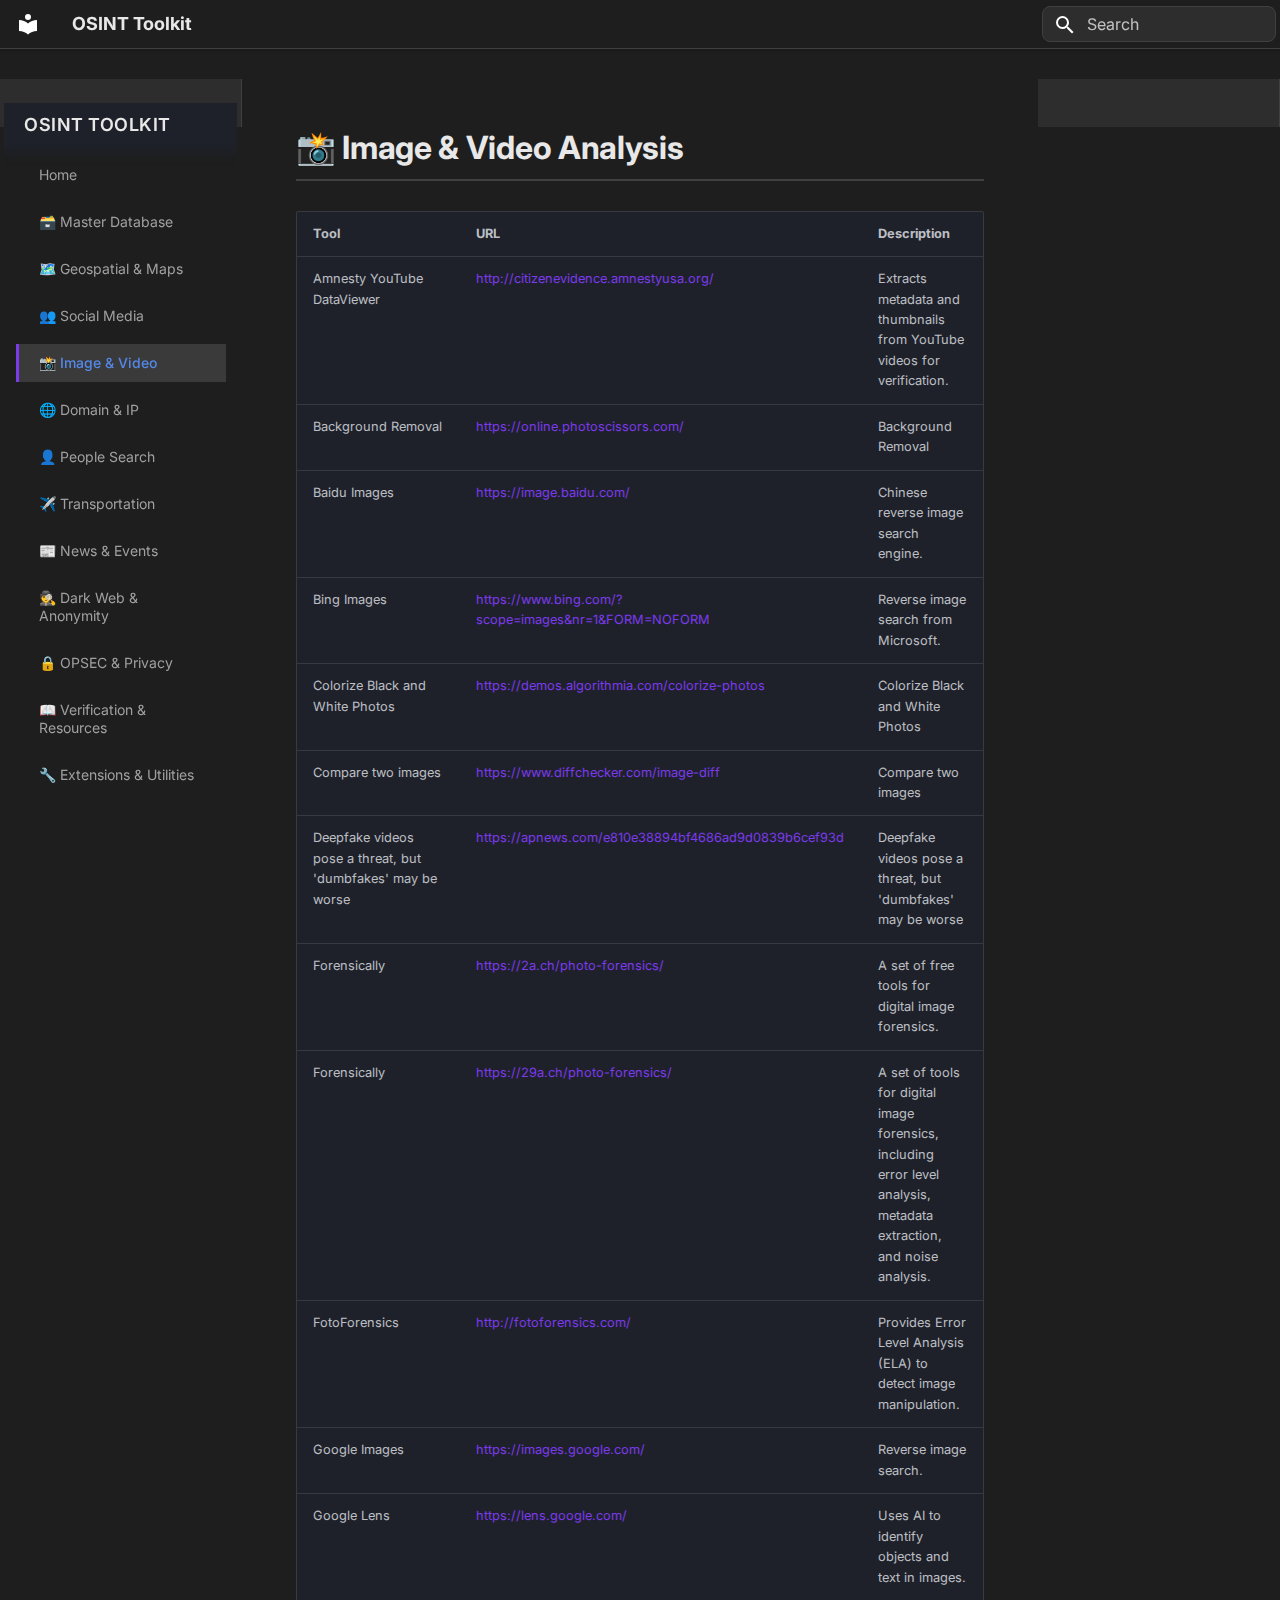
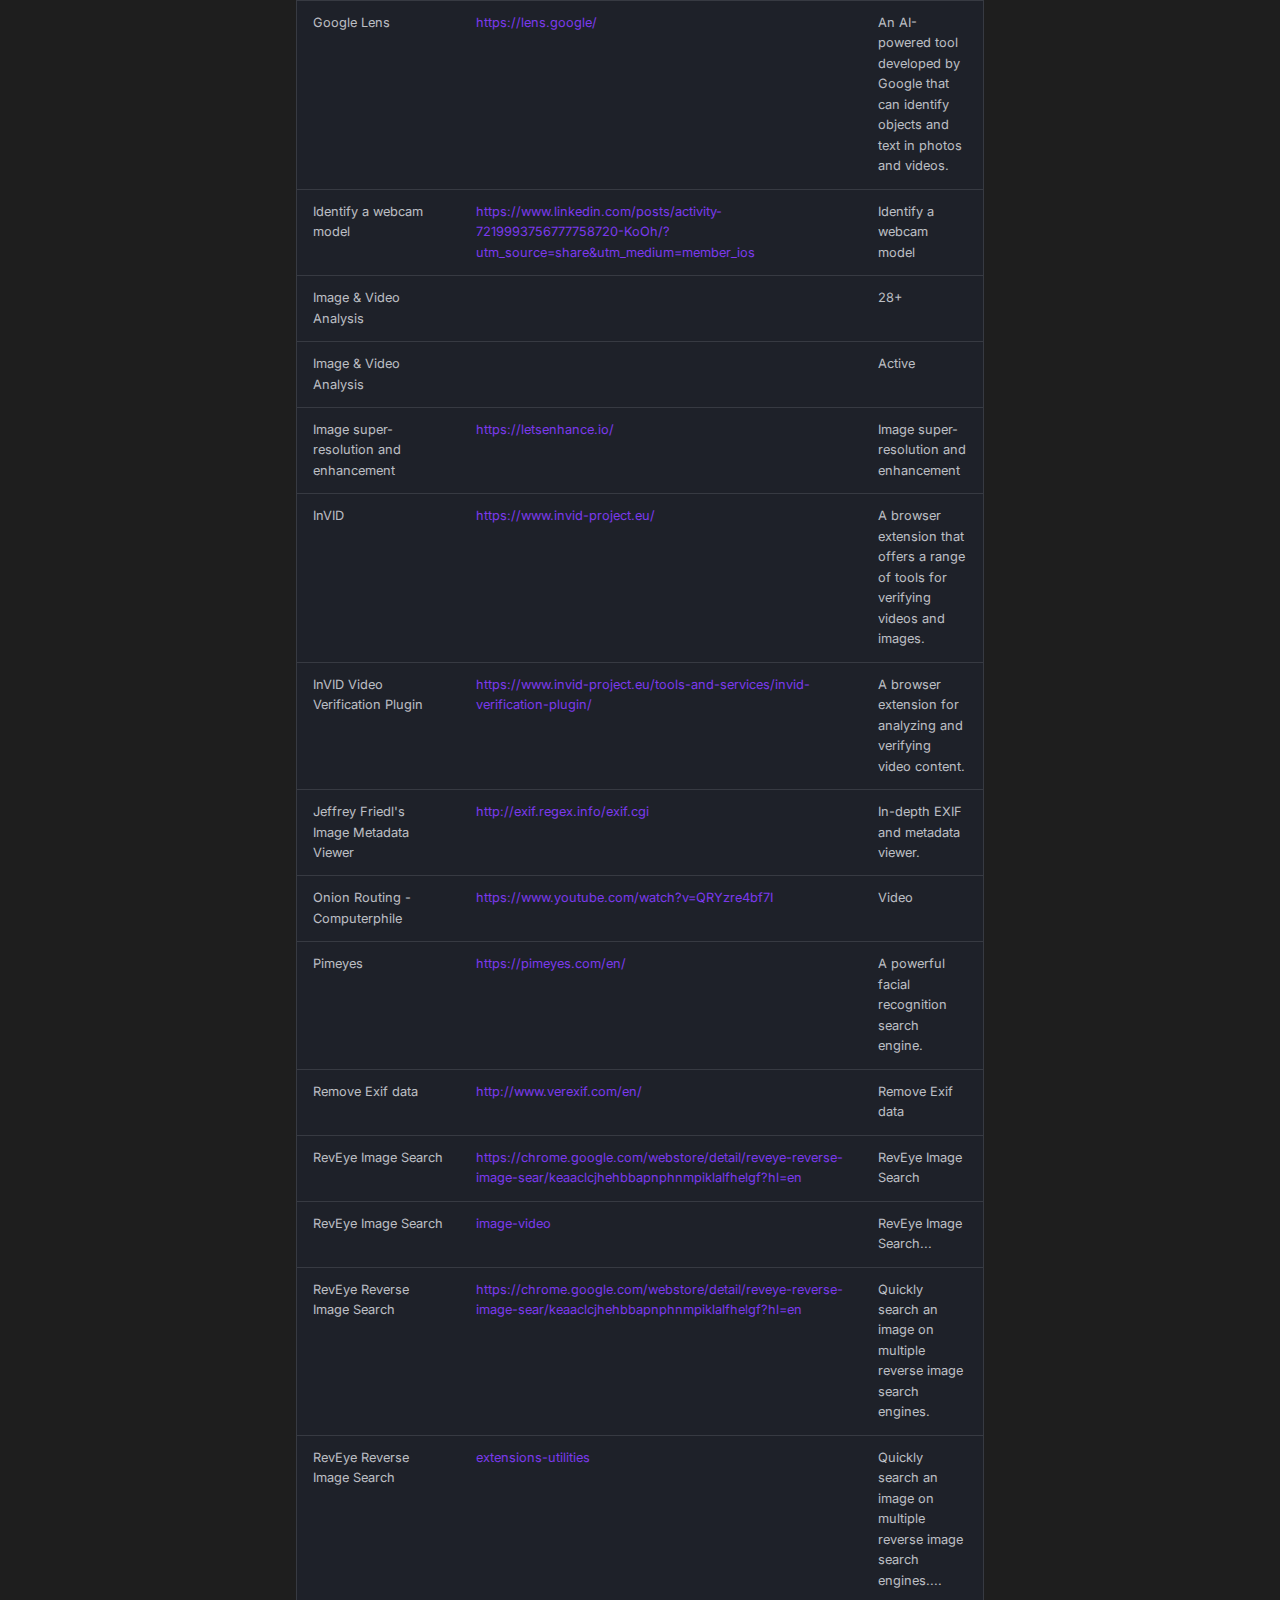
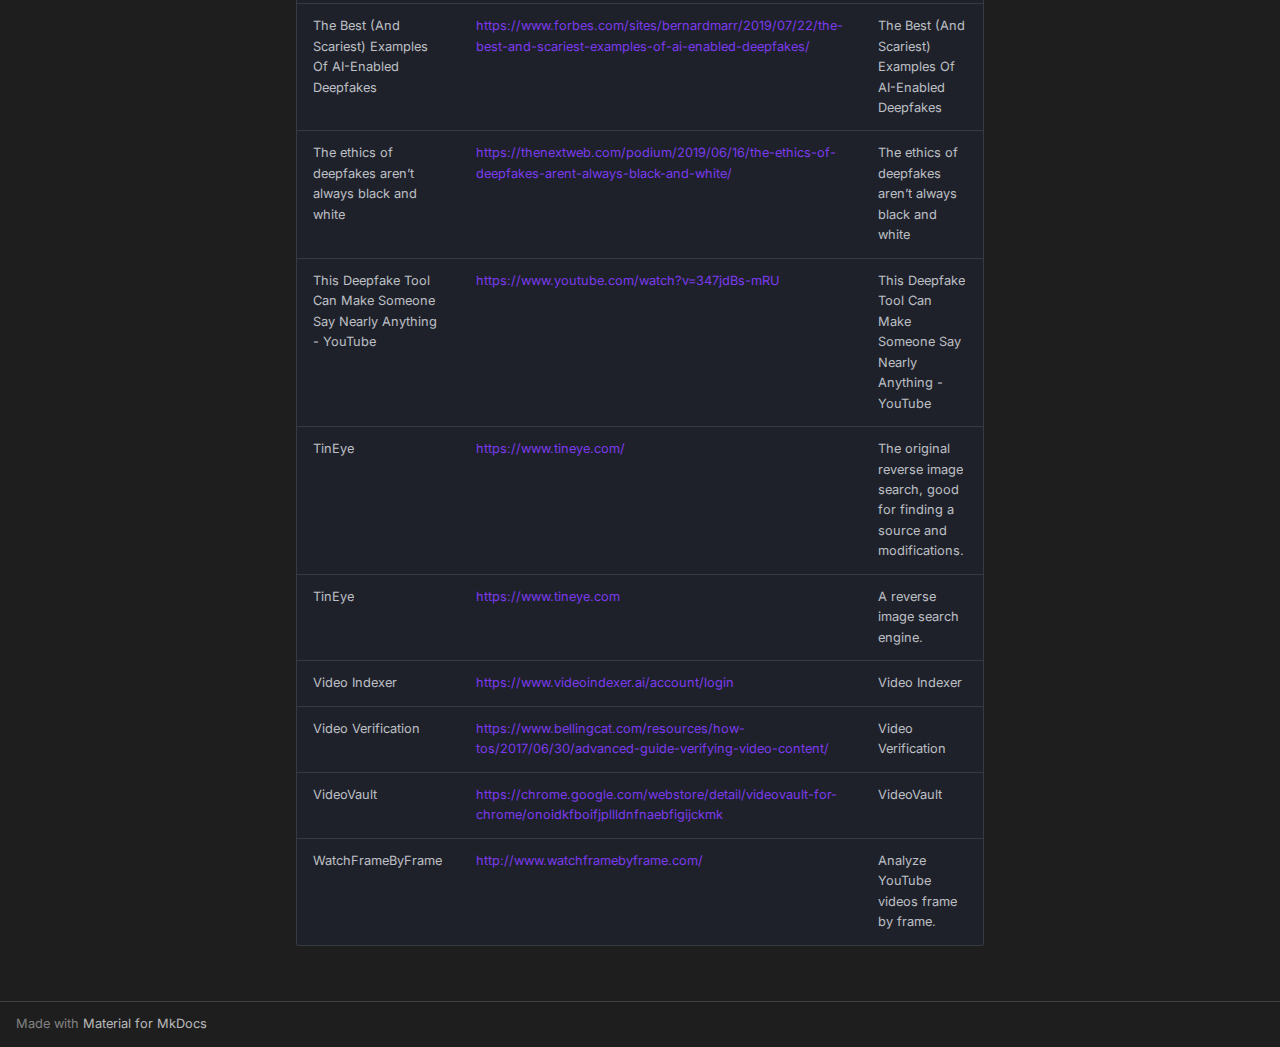
<file: image-video/index.html>
<!doctype html>
<html lang="en" class="no-js">
  <head>
    
      <meta charset="utf-8">
      <meta name="viewport" content="width=device-width,initial-scale=1">
      
        <meta name="description" content="A searchable collection of OSINT tools and resources.">
      
      
        <meta name="author" content="Feiko van Dijk">
      
      
        <link rel="canonical" href="https://feikovandijk.github.io/osint-toolkit/image-video/">
      
      
        <link rel="prev" href="../social-media/">
      
      
        <link rel="next" href="../domain-ip/">
      
      
      <link rel="icon" href="../assets/images/favicon.png">
      <meta name="generator" content="mkdocs-1.6.1, mkdocs-material-9.6.20">
    
    
      
        <title>📸 Image & Video - OSINT Toolkit</title>
      
    
    
      <link rel="stylesheet" href="../assets/stylesheets/main.e53b48f4.min.css">
      
        
        <link rel="stylesheet" href="../assets/stylesheets/palette.06af60db.min.css">
      
      


    
    
      
    
    
      
        
        
        <link rel="preconnect" href="https://fonts.gstatic.com" crossorigin>
        <link rel="stylesheet" href="https://fonts.googleapis.com/css?family=Inter:300,300i,400,400i,700,700i%7CJetBrains+Mono:400,400i,700,700i&display=fallback">
        <style>:root{--md-text-font:"Inter";--md-code-font:"JetBrains Mono"}</style>
      
    
    
      <link rel="stylesheet" href="../stylesheets/extra.css">
    
    <script>__md_scope=new URL("..",location),__md_hash=e=>[...e].reduce(((e,_)=>(e<<5)-e+_.charCodeAt(0)),0),__md_get=(e,_=localStorage,t=__md_scope)=>JSON.parse(_.getItem(t.pathname+"."+e)),__md_set=(e,_,t=localStorage,a=__md_scope)=>{try{t.setItem(a.pathname+"."+e,JSON.stringify(_))}catch(e){}}</script>
    
      

    
    
    
  </head>
  
  
    
    
    
    
    
    <body dir="ltr" data-md-color-scheme="slate" data-md-color-primary="indigo" data-md-color-accent="indigo">
  
    
    <input class="md-toggle" data-md-toggle="drawer" type="checkbox" id="__drawer" autocomplete="off">
    <input class="md-toggle" data-md-toggle="search" type="checkbox" id="__search" autocomplete="off">
    <label class="md-overlay" for="__drawer"></label>
    <div data-md-component="skip">
      
        
        <a href="#image-video-analysis" class="md-skip">
          Skip to content
        </a>
      
    </div>
    <div data-md-component="announce">
      
    </div>
    
    
      

  

<header class="md-header md-header--shadow" data-md-component="header">
  <nav class="md-header__inner md-grid" aria-label="Header">
    <a href=".." title="OSINT Toolkit" class="md-header__button md-logo" aria-label="OSINT Toolkit" data-md-component="logo">
      
  
  <svg xmlns="http://www.w3.org/2000/svg" viewBox="0 0 24 24"><path d="M12 8a3 3 0 0 0 3-3 3 3 0 0 0-3-3 3 3 0 0 0-3 3 3 3 0 0 0 3 3m0 3.54C9.64 9.35 6.5 8 3 8v11c3.5 0 6.64 1.35 9 3.54 2.36-2.19 5.5-3.54 9-3.54V8c-3.5 0-6.64 1.35-9 3.54"/></svg>

    </a>
    <label class="md-header__button md-icon" for="__drawer">
      
      <svg xmlns="http://www.w3.org/2000/svg" viewBox="0 0 24 24"><path d="M3 6h18v2H3zm0 5h18v2H3zm0 5h18v2H3z"/></svg>
    </label>
    <div class="md-header__title" data-md-component="header-title">
      <div class="md-header__ellipsis">
        <div class="md-header__topic">
          <span class="md-ellipsis">
            OSINT Toolkit
          </span>
        </div>
        <div class="md-header__topic" data-md-component="header-topic">
          <span class="md-ellipsis">
            
              📸 Image & Video
            
          </span>
        </div>
      </div>
    </div>
    
      
    
    
    
    
      
      
        <label class="md-header__button md-icon" for="__search">
          
          <svg xmlns="http://www.w3.org/2000/svg" viewBox="0 0 24 24"><path d="M9.5 3A6.5 6.5 0 0 1 16 9.5c0 1.61-.59 3.09-1.56 4.23l.27.27h.79l5 5-1.5 1.5-5-5v-.79l-.27-.27A6.52 6.52 0 0 1 9.5 16 6.5 6.5 0 0 1 3 9.5 6.5 6.5 0 0 1 9.5 3m0 2C7 5 5 7 5 9.5S7 14 9.5 14 14 12 14 9.5 12 5 9.5 5"/></svg>
        </label>
        <div class="md-search" data-md-component="search" role="dialog">
  <label class="md-search__overlay" for="__search"></label>
  <div class="md-search__inner" role="search">
    <form class="md-search__form" name="search">
      <input type="text" class="md-search__input" name="query" aria-label="Search" placeholder="Search" autocapitalize="off" autocorrect="off" autocomplete="off" spellcheck="false" data-md-component="search-query" required>
      <label class="md-search__icon md-icon" for="__search">
        
        <svg xmlns="http://www.w3.org/2000/svg" viewBox="0 0 24 24"><path d="M9.5 3A6.5 6.5 0 0 1 16 9.5c0 1.61-.59 3.09-1.56 4.23l.27.27h.79l5 5-1.5 1.5-5-5v-.79l-.27-.27A6.52 6.52 0 0 1 9.5 16 6.5 6.5 0 0 1 3 9.5 6.5 6.5 0 0 1 9.5 3m0 2C7 5 5 7 5 9.5S7 14 9.5 14 14 12 14 9.5 12 5 9.5 5"/></svg>
        
        <svg xmlns="http://www.w3.org/2000/svg" viewBox="0 0 24 24"><path d="M20 11v2H8l5.5 5.5-1.42 1.42L4.16 12l7.92-7.92L13.5 5.5 8 11z"/></svg>
      </label>
      <nav class="md-search__options" aria-label="Search">
        
        <button type="reset" class="md-search__icon md-icon" title="Clear" aria-label="Clear" tabindex="-1">
          
          <svg xmlns="http://www.w3.org/2000/svg" viewBox="0 0 24 24"><path d="M19 6.41 17.59 5 12 10.59 6.41 5 5 6.41 10.59 12 5 17.59 6.41 19 12 13.41 17.59 19 19 17.59 13.41 12z"/></svg>
        </button>
      </nav>
      
        <div class="md-search__suggest" data-md-component="search-suggest"></div>
      
    </form>
    <div class="md-search__output">
      <div class="md-search__scrollwrap" tabindex="0" data-md-scrollfix>
        <div class="md-search-result" data-md-component="search-result">
          <div class="md-search-result__meta">
            Initializing search
          </div>
          <ol class="md-search-result__list" role="presentation"></ol>
        </div>
      </div>
    </div>
  </div>
</div>
      
    
    
  </nav>
  
</header>
    
    <div class="md-container" data-md-component="container">
      
      
        
          
        
      
      <main class="md-main" data-md-component="main">
        <div class="md-main__inner md-grid">
          
            
              
              <div class="md-sidebar md-sidebar--primary" data-md-component="sidebar" data-md-type="navigation" >
                <div class="md-sidebar__scrollwrap">
                  <div class="md-sidebar__inner">
                    



<nav class="md-nav md-nav--primary" aria-label="Navigation" data-md-level="0">
  <label class="md-nav__title" for="__drawer">
    <a href=".." title="OSINT Toolkit" class="md-nav__button md-logo" aria-label="OSINT Toolkit" data-md-component="logo">
      
  
  <svg xmlns="http://www.w3.org/2000/svg" viewBox="0 0 24 24"><path d="M12 8a3 3 0 0 0 3-3 3 3 0 0 0-3-3 3 3 0 0 0-3 3 3 3 0 0 0 3 3m0 3.54C9.64 9.35 6.5 8 3 8v11c3.5 0 6.64 1.35 9 3.54 2.36-2.19 5.5-3.54 9-3.54V8c-3.5 0-6.64 1.35-9 3.54"/></svg>

    </a>
    OSINT Toolkit
  </label>
  
  <ul class="md-nav__list" data-md-scrollfix>
    
      
      
  
  
  
  
    <li class="md-nav__item">
      <a href=".." class="md-nav__link">
        
  
  
  <span class="md-ellipsis">
    Home
    
  </span>
  

      </a>
    </li>
  

    
      
      
  
  
  
  
    <li class="md-nav__item">
      <a href="../master-database/" class="md-nav__link">
        
  
  
  <span class="md-ellipsis">
    🗃️ Master Database
    
  </span>
  

      </a>
    </li>
  

    
      
      
  
  
  
  
    <li class="md-nav__item">
      <a href="../geospatial-maps/" class="md-nav__link">
        
  
  
  <span class="md-ellipsis">
    🗺️ Geospatial & Maps
    
  </span>
  

      </a>
    </li>
  

    
      
      
  
  
  
  
    <li class="md-nav__item">
      <a href="../social-media/" class="md-nav__link">
        
  
  
  <span class="md-ellipsis">
    👥 Social Media
    
  </span>
  

      </a>
    </li>
  

    
      
      
  
  
    
  
  
  
    <li class="md-nav__item md-nav__item--active">
      
      <input class="md-nav__toggle md-toggle" type="checkbox" id="__toc">
      
      
        
      
      
      <a href="./" class="md-nav__link md-nav__link--active">
        
  
  
  <span class="md-ellipsis">
    📸 Image & Video
    
  </span>
  

      </a>
      
    </li>
  

    
      
      
  
  
  
  
    <li class="md-nav__item">
      <a href="../domain-ip/" class="md-nav__link">
        
  
  
  <span class="md-ellipsis">
    🌐 Domain & IP
    
  </span>
  

      </a>
    </li>
  

    
      
      
  
  
  
  
    <li class="md-nav__item">
      <a href="../people-search/" class="md-nav__link">
        
  
  
  <span class="md-ellipsis">
    👤 People Search
    
  </span>
  

      </a>
    </li>
  

    
      
      
  
  
  
  
    <li class="md-nav__item">
      <a href="../transportation/" class="md-nav__link">
        
  
  
  <span class="md-ellipsis">
    ✈️ Transportation
    
  </span>
  

      </a>
    </li>
  

    
      
      
  
  
  
  
    <li class="md-nav__item">
      <a href="../news-monitoring/" class="md-nav__link">
        
  
  
  <span class="md-ellipsis">
    📰 News & Events
    
  </span>
  

      </a>
    </li>
  

    
      
      
  
  
  
  
    <li class="md-nav__item">
      <a href="../dark-web/" class="md-nav__link">
        
  
  
  <span class="md-ellipsis">
    🕵️ Dark Web & Anonymity
    
  </span>
  

      </a>
    </li>
  

    
      
      
  
  
  
  
    <li class="md-nav__item">
      <a href="../opsec-privacy/" class="md-nav__link">
        
  
  
  <span class="md-ellipsis">
    🔒 OPSEC & Privacy
    
  </span>
  

      </a>
    </li>
  

    
      
      
  
  
  
  
    <li class="md-nav__item">
      <a href="../verification-resources/" class="md-nav__link">
        
  
  
  <span class="md-ellipsis">
    📖 Verification & Resources
    
  </span>
  

      </a>
    </li>
  

    
      
      
  
  
  
  
    <li class="md-nav__item">
      <a href="../extensions-utilities/" class="md-nav__link">
        
  
  
  <span class="md-ellipsis">
    🔧 Extensions & Utilities
    
  </span>
  

      </a>
    </li>
  

    
  </ul>
</nav>
                  </div>
                </div>
              </div>
            
            
              
              <div class="md-sidebar md-sidebar--secondary" data-md-component="sidebar" data-md-type="toc" >
                <div class="md-sidebar__scrollwrap">
                  <div class="md-sidebar__inner">
                    

<nav class="md-nav md-nav--secondary" aria-label="Table of contents">
  
  
  
    
  
  
</nav>
                  </div>
                </div>
              </div>
            
          
          
            <div class="md-content" data-md-component="content">
              <article class="md-content__inner md-typeset">
                
                  



<h1 id="image-video-analysis">📸 Image &amp; Video Analysis</h1>
<table>
<thead>
<tr>
<th>Tool</th>
<th>URL</th>
<th>Description</th>
</tr>
</thead>
<tbody>
<tr>
<td>Amnesty YouTube DataViewer</td>
<td><a href="http://citizenevidence.amnestyusa.org/">http://citizenevidence.amnestyusa.org/</a></td>
<td>Extracts metadata and thumbnails from YouTube videos for verification.</td>
</tr>
<tr>
<td>Background Removal</td>
<td><a href="https://online.photoscissors.com/">https://online.photoscissors.com/</a></td>
<td>Background Removal</td>
</tr>
<tr>
<td>Baidu Images</td>
<td><a href="https://image.baidu.com/">https://image.baidu.com/</a></td>
<td>Chinese reverse image search engine.</td>
</tr>
<tr>
<td>Bing Images</td>
<td><a href="https://www.bing.com/?scope=images&amp;nr=1&amp;FORM=NOFORM">https://www.bing.com/?scope=images&amp;nr=1&amp;FORM=NOFORM</a></td>
<td>Reverse image search from Microsoft.</td>
</tr>
<tr>
<td>Colorize Black and White Photos</td>
<td><a href="https://demos.algorithmia.com/colorize-photos">https://demos.algorithmia.com/colorize-photos</a></td>
<td>Colorize Black and White Photos</td>
</tr>
<tr>
<td>Compare two images</td>
<td><a href="https://www.diffchecker.com/image-diff">https://www.diffchecker.com/image-diff</a></td>
<td>Compare two images</td>
</tr>
<tr>
<td>Deepfake videos pose a threat, but 'dumbfakes' may be worse</td>
<td><a href="https://apnews.com/e810e38894bf4686ad9d0839b6cef93d">https://apnews.com/e810e38894bf4686ad9d0839b6cef93d</a></td>
<td>Deepfake videos pose a threat, but 'dumbfakes' may be worse</td>
</tr>
<tr>
<td>Forensically</td>
<td><a href="https://2a.ch/photo-forensics/">https://2a.ch/photo-forensics/</a></td>
<td>A set of free tools for digital image forensics.</td>
</tr>
<tr>
<td>Forensically</td>
<td><a href="https://29a.ch/photo-forensics/">https://29a.ch/photo-forensics/</a></td>
<td>A set of tools for digital image forensics, including error level analysis, metadata extraction, and noise analysis.</td>
</tr>
<tr>
<td>FotoForensics</td>
<td><a href="http://fotoforensics.com/">http://fotoforensics.com/</a></td>
<td>Provides Error Level Analysis (ELA) to detect image manipulation.</td>
</tr>
<tr>
<td>Google Images</td>
<td><a href="https://images.google.com/">https://images.google.com/</a></td>
<td>Reverse image search.</td>
</tr>
<tr>
<td>Google Lens</td>
<td><a href="https://lens.google.com/">https://lens.google.com/</a></td>
<td>Uses AI to identify objects and text in images.</td>
</tr>
<tr>
<td>Google Lens</td>
<td><a href="https://lens.google/">https://lens.google/</a></td>
<td>An AI-powered tool developed by Google that can identify objects and text in photos and videos.</td>
</tr>
<tr>
<td>Identify a webcam model</td>
<td><a href="https://www.linkedin.com/posts/activity-7219993756777758720-KoOh/?utm_source=share&amp;utm_medium=member_ios">https://www.linkedin.com/posts/activity-7219993756777758720-KoOh/?utm_source=share&amp;utm_medium=member_ios</a></td>
<td>Identify a webcam model</td>
</tr>
<tr>
<td>Image &amp; Video Analysis</td>
<td></td>
<td>28+</td>
</tr>
<tr>
<td>Image &amp; Video Analysis</td>
<td></td>
<td>Active</td>
</tr>
<tr>
<td>Image super-resolution and enhancement</td>
<td><a href="https://letsenhance.io/">https://letsenhance.io/</a></td>
<td>Image super-resolution and enhancement</td>
</tr>
<tr>
<td>InVID</td>
<td><a href="https://www.invid-project.eu/">https://www.invid-project.eu/</a></td>
<td>A browser extension that offers a range of tools for verifying videos and images.</td>
</tr>
<tr>
<td>InVID Video Verification Plugin</td>
<td><a href="https://www.invid-project.eu/tools-and-services/invid-verification-plugin/">https://www.invid-project.eu/tools-and-services/invid-verification-plugin/</a></td>
<td>A browser extension for analyzing and verifying video content.</td>
</tr>
<tr>
<td>Jeffrey Friedl's Image Metadata Viewer</td>
<td><a href="http://exif.regex.info/exif.cgi">http://exif.regex.info/exif.cgi</a></td>
<td>In-depth EXIF and metadata viewer.</td>
</tr>
<tr>
<td>Onion Routing - Computerphile</td>
<td><a href="https://www.youtube.com/watch?v=QRYzre4bf7I">https://www.youtube.com/watch?v=QRYzre4bf7I</a></td>
<td>Video</td>
</tr>
<tr>
<td>Pimeyes</td>
<td><a href="https://pimeyes.com/en/">https://pimeyes.com/en/</a></td>
<td>A powerful facial recognition search engine.</td>
</tr>
<tr>
<td>Remove Exif data</td>
<td><a href="http://www.verexif.com/en/">http://www.verexif.com/en/</a></td>
<td>Remove Exif data</td>
</tr>
<tr>
<td>RevEye Image Search</td>
<td><a href="https://chrome.google.com/webstore/detail/reveye-reverse-image-sear/keaaclcjhehbbapnphnmpiklalfhelgf?hl=en">https://chrome.google.com/webstore/detail/reveye-reverse-image-sear/keaaclcjhehbbapnphnmpiklalfhelgf?hl=en</a></td>
<td>RevEye Image Search</td>
</tr>
<tr>
<td>RevEye Image Search</td>
<td><a href="image-video">image-video</a></td>
<td>RevEye Image Search...</td>
</tr>
<tr>
<td>RevEye Reverse Image Search</td>
<td><a href="https://chrome.google.com/webstore/detail/reveye-reverse-image-sear/keaaclcjhehbbapnphnmpiklalfhelgf?hl=en">https://chrome.google.com/webstore/detail/reveye-reverse-image-sear/keaaclcjhehbbapnphnmpiklalfhelgf?hl=en</a></td>
<td>Quickly search an image on multiple reverse image search engines.</td>
</tr>
<tr>
<td>RevEye Reverse Image Search</td>
<td><a href="extensions-utilities">extensions-utilities</a></td>
<td>Quickly search an image on multiple reverse image search engines....</td>
</tr>
<tr>
<td>The Best (And Scariest) Examples Of AI-Enabled Deepfakes</td>
<td><a href="https://www.forbes.com/sites/bernardmarr/2019/07/22/the-best-and-scariest-examples-of-ai-enabled-deepfakes/">https://www.forbes.com/sites/bernardmarr/2019/07/22/the-best-and-scariest-examples-of-ai-enabled-deepfakes/</a></td>
<td>The Best (And Scariest) Examples Of AI-Enabled Deepfakes</td>
</tr>
<tr>
<td>The ethics of deepfakes aren’t always black and white</td>
<td><a href="https://thenextweb.com/podium/2019/06/16/the-ethics-of-deepfakes-arent-always-black-and-white/">https://thenextweb.com/podium/2019/06/16/the-ethics-of-deepfakes-arent-always-black-and-white/</a></td>
<td>The ethics of deepfakes aren’t always black and white</td>
</tr>
<tr>
<td>This Deepfake Tool Can Make Someone Say Nearly Anything - YouTube</td>
<td><a href="https://www.youtube.com/watch?v=347jdBs-mRU">https://www.youtube.com/watch?v=347jdBs-mRU</a></td>
<td>This Deepfake Tool Can Make Someone Say Nearly Anything - YouTube</td>
</tr>
<tr>
<td>TinEye</td>
<td><a href="https://www.tineye.com/">https://www.tineye.com/</a></td>
<td>The original reverse image search, good for finding a source and modifications.</td>
</tr>
<tr>
<td>TinEye</td>
<td><a href="https://www.tineye.com">https://www.tineye.com</a></td>
<td>A reverse image search engine.</td>
</tr>
<tr>
<td>Video Indexer</td>
<td><a href="https://www.videoindexer.ai/account/login">https://www.videoindexer.ai/account/login</a></td>
<td>Video Indexer</td>
</tr>
<tr>
<td>Video Verification</td>
<td><a href="https://www.bellingcat.com/resources/how-tos/2017/06/30/advanced-guide-verifying-video-content/">https://www.bellingcat.com/resources/how-tos/2017/06/30/advanced-guide-verifying-video-content/</a></td>
<td>Video Verification</td>
</tr>
<tr>
<td>VideoVault</td>
<td><a href="https://chrome.google.com/webstore/detail/videovault-for-chrome/onoidkfboifjpllldnfnaebfigijckmk">https://chrome.google.com/webstore/detail/videovault-for-chrome/onoidkfboifjpllldnfnaebfigijckmk</a></td>
<td>VideoVault</td>
</tr>
<tr>
<td>WatchFrameByFrame</td>
<td><a href="http://www.watchframebyframe.com/">http://www.watchframebyframe.com/</a></td>
<td>Analyze YouTube videos frame by frame.</td>
</tr>
</tbody>
</table>












                
              </article>
            </div>
          
          
<script>var target=document.getElementById(location.hash.slice(1));target&&target.name&&(target.checked=target.name.startsWith("__tabbed_"))</script>
        </div>
        
          <button type="button" class="md-top md-icon" data-md-component="top" hidden>
  
  <svg xmlns="http://www.w3.org/2000/svg" viewBox="0 0 24 24"><path d="M13 20h-2V8l-5.5 5.5-1.42-1.42L12 4.16l7.92 7.92-1.42 1.42L13 8z"/></svg>
  Back to top
</button>
        
      </main>
      
        <footer class="md-footer">
  
  <div class="md-footer-meta md-typeset">
    <div class="md-footer-meta__inner md-grid">
      <div class="md-copyright">
  
  
    Made with
    <a href="https://squidfunk.github.io/mkdocs-material/" target="_blank" rel="noopener">
      Material for MkDocs
    </a>
  
</div>
      
    </div>
  </div>
</footer>
      
    </div>
    <div class="md-dialog" data-md-component="dialog">
      <div class="md-dialog__inner md-typeset"></div>
    </div>
    
    
    
      
      <script id="__config" type="application/json">{"base": "..", "features": ["navigation.sections", "navigation.expand", "navigation.path", "navigation.top", "search.suggest", "search.highlight", "content.code.copy", "content.code.annotate"], "search": "../assets/javascripts/workers/search.973d3a69.min.js", "tags": null, "translations": {"clipboard.copied": "Copied to clipboard", "clipboard.copy": "Copy to clipboard", "search.result.more.one": "1 more on this page", "search.result.more.other": "# more on this page", "search.result.none": "No matching documents", "search.result.one": "1 matching document", "search.result.other": "# matching documents", "search.result.placeholder": "Type to start searching", "search.result.term.missing": "Missing", "select.version": "Select version"}, "version": null}</script>
    
    
      <script src="../assets/javascripts/bundle.f55a23d4.min.js"></script>
      
    
  </body>
</html>
</file>
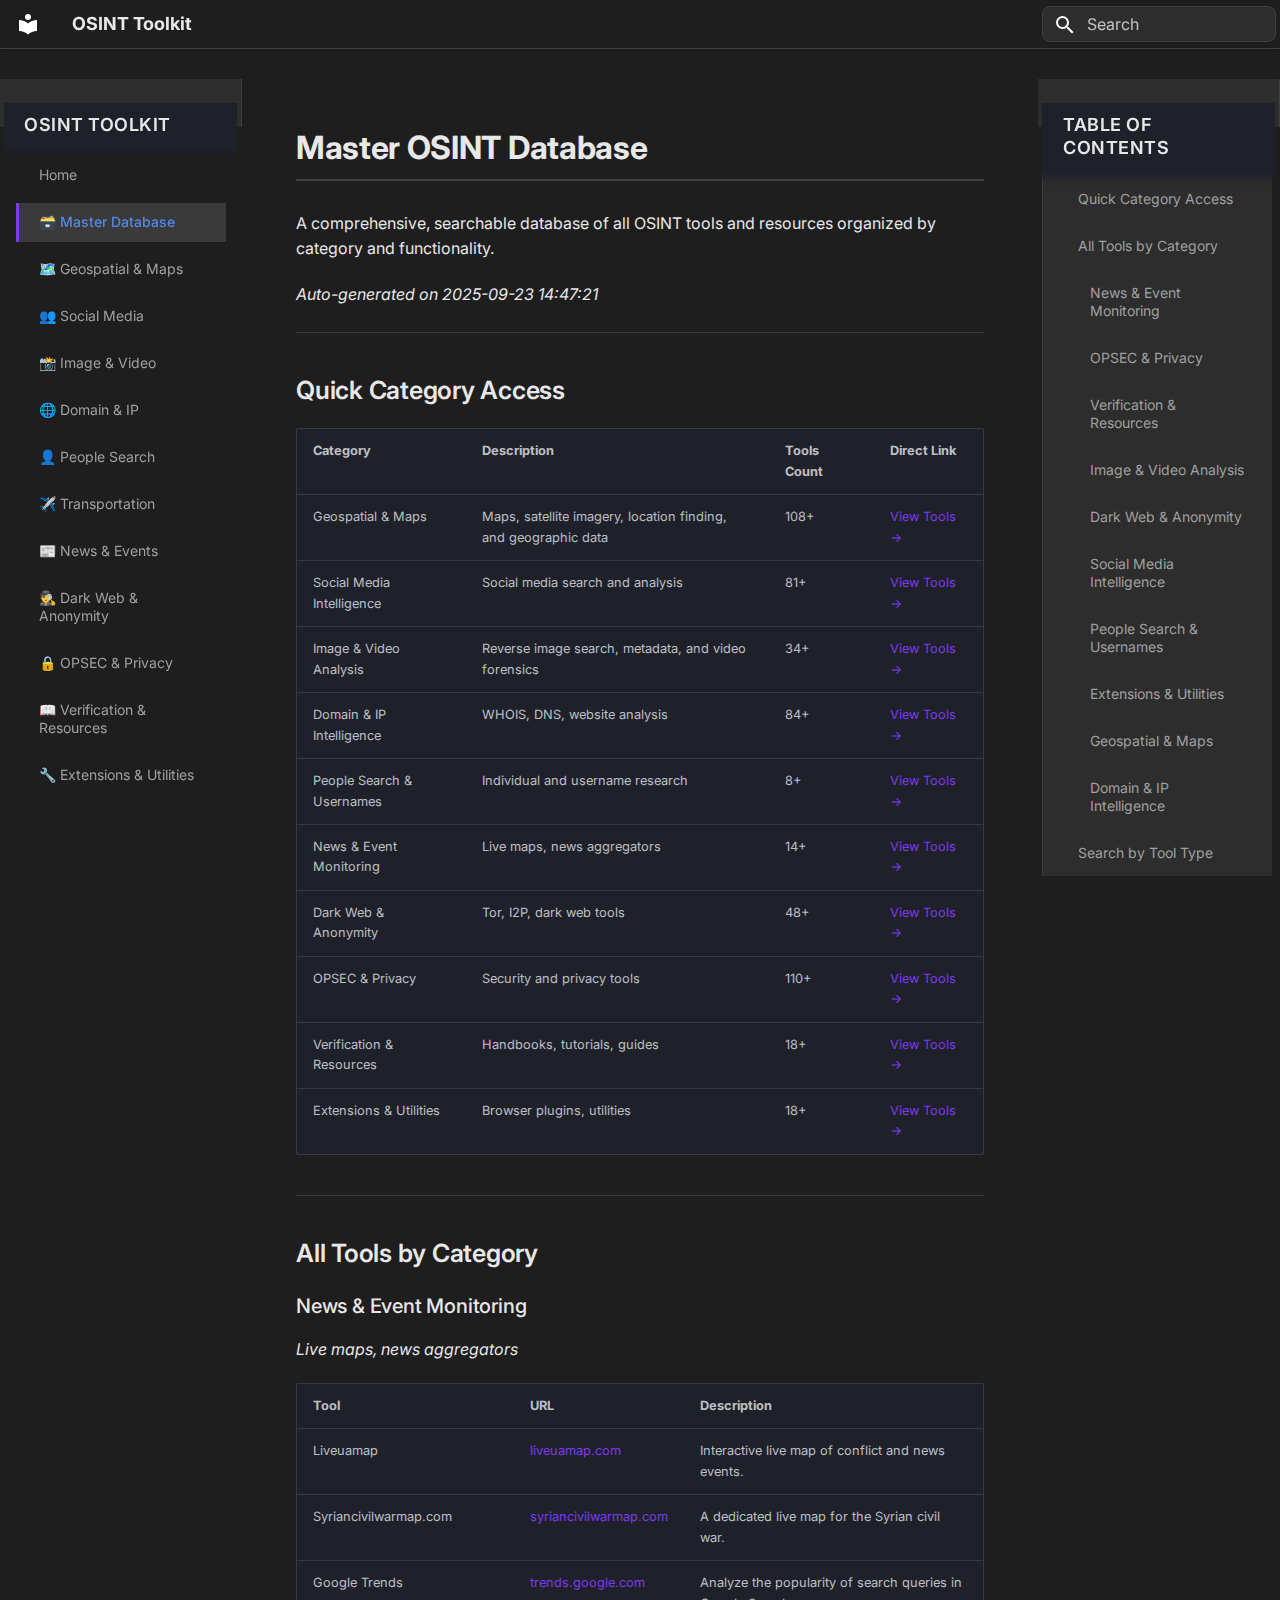
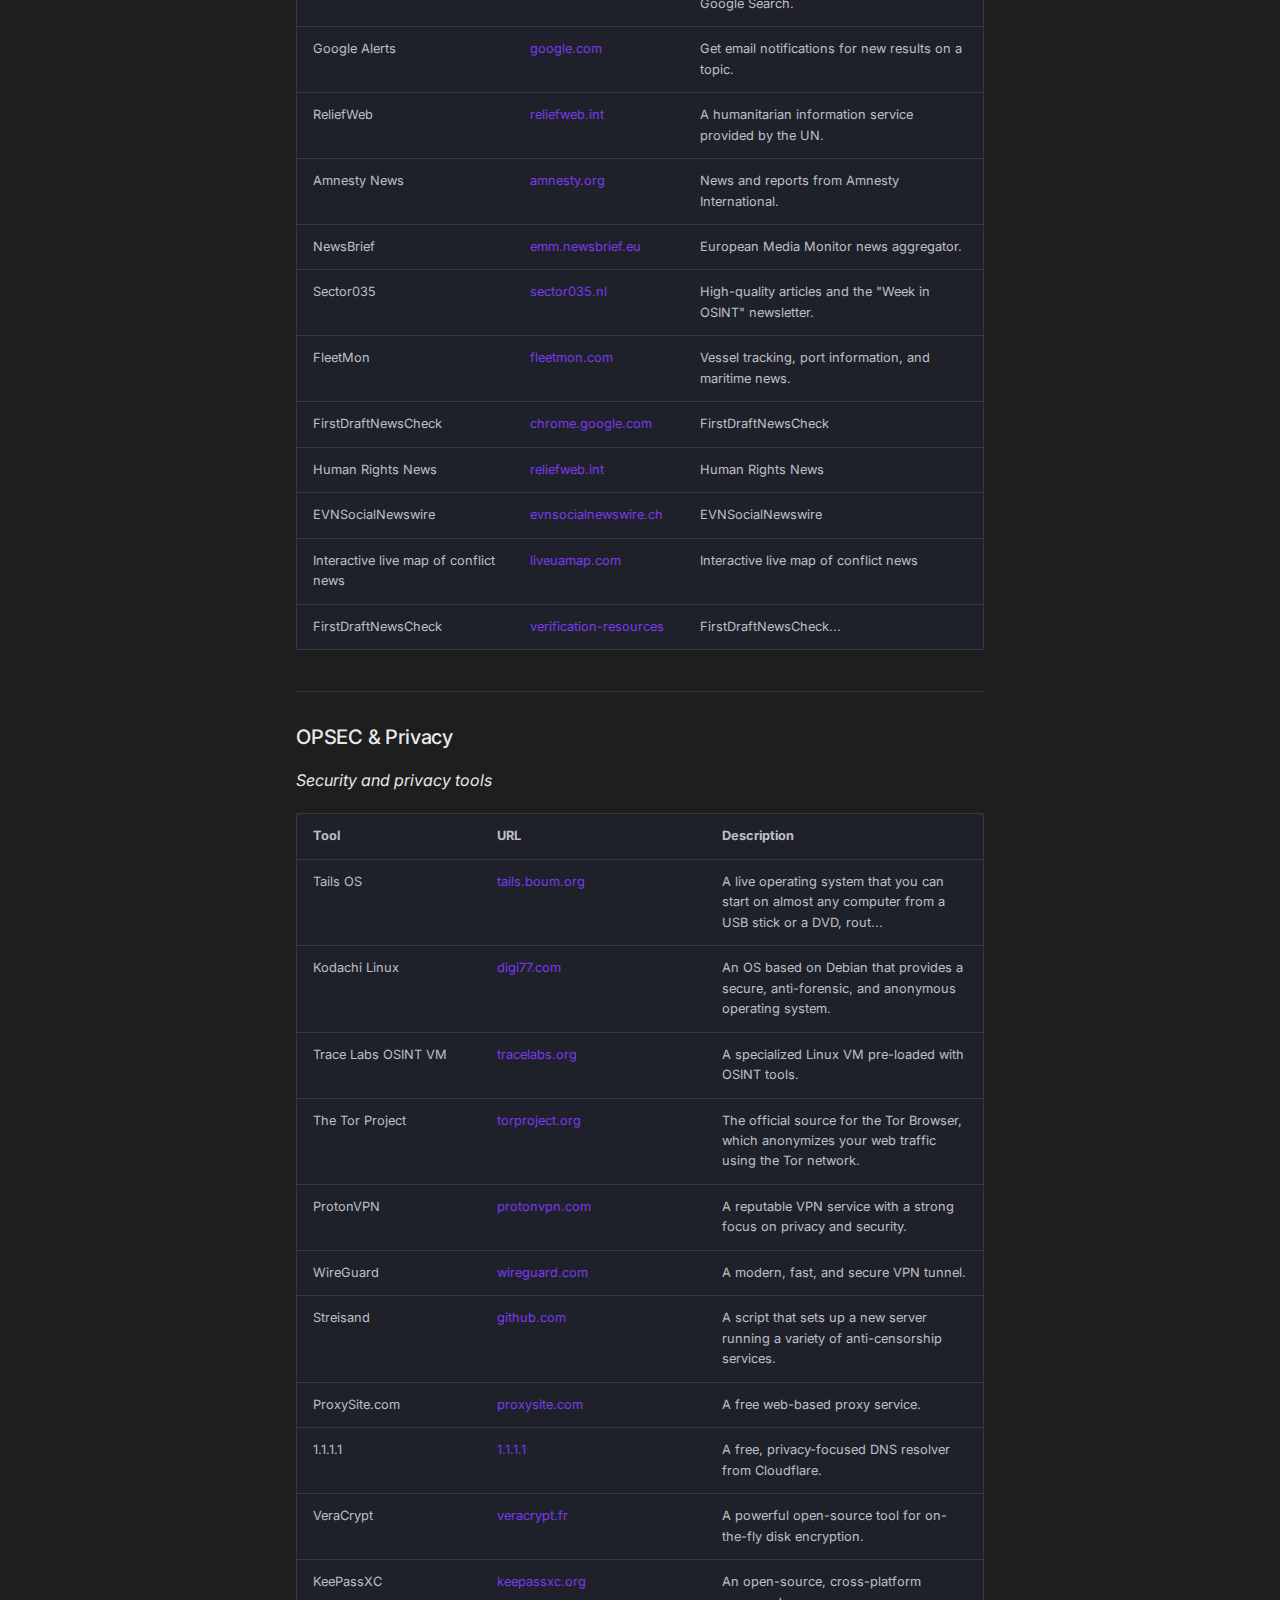
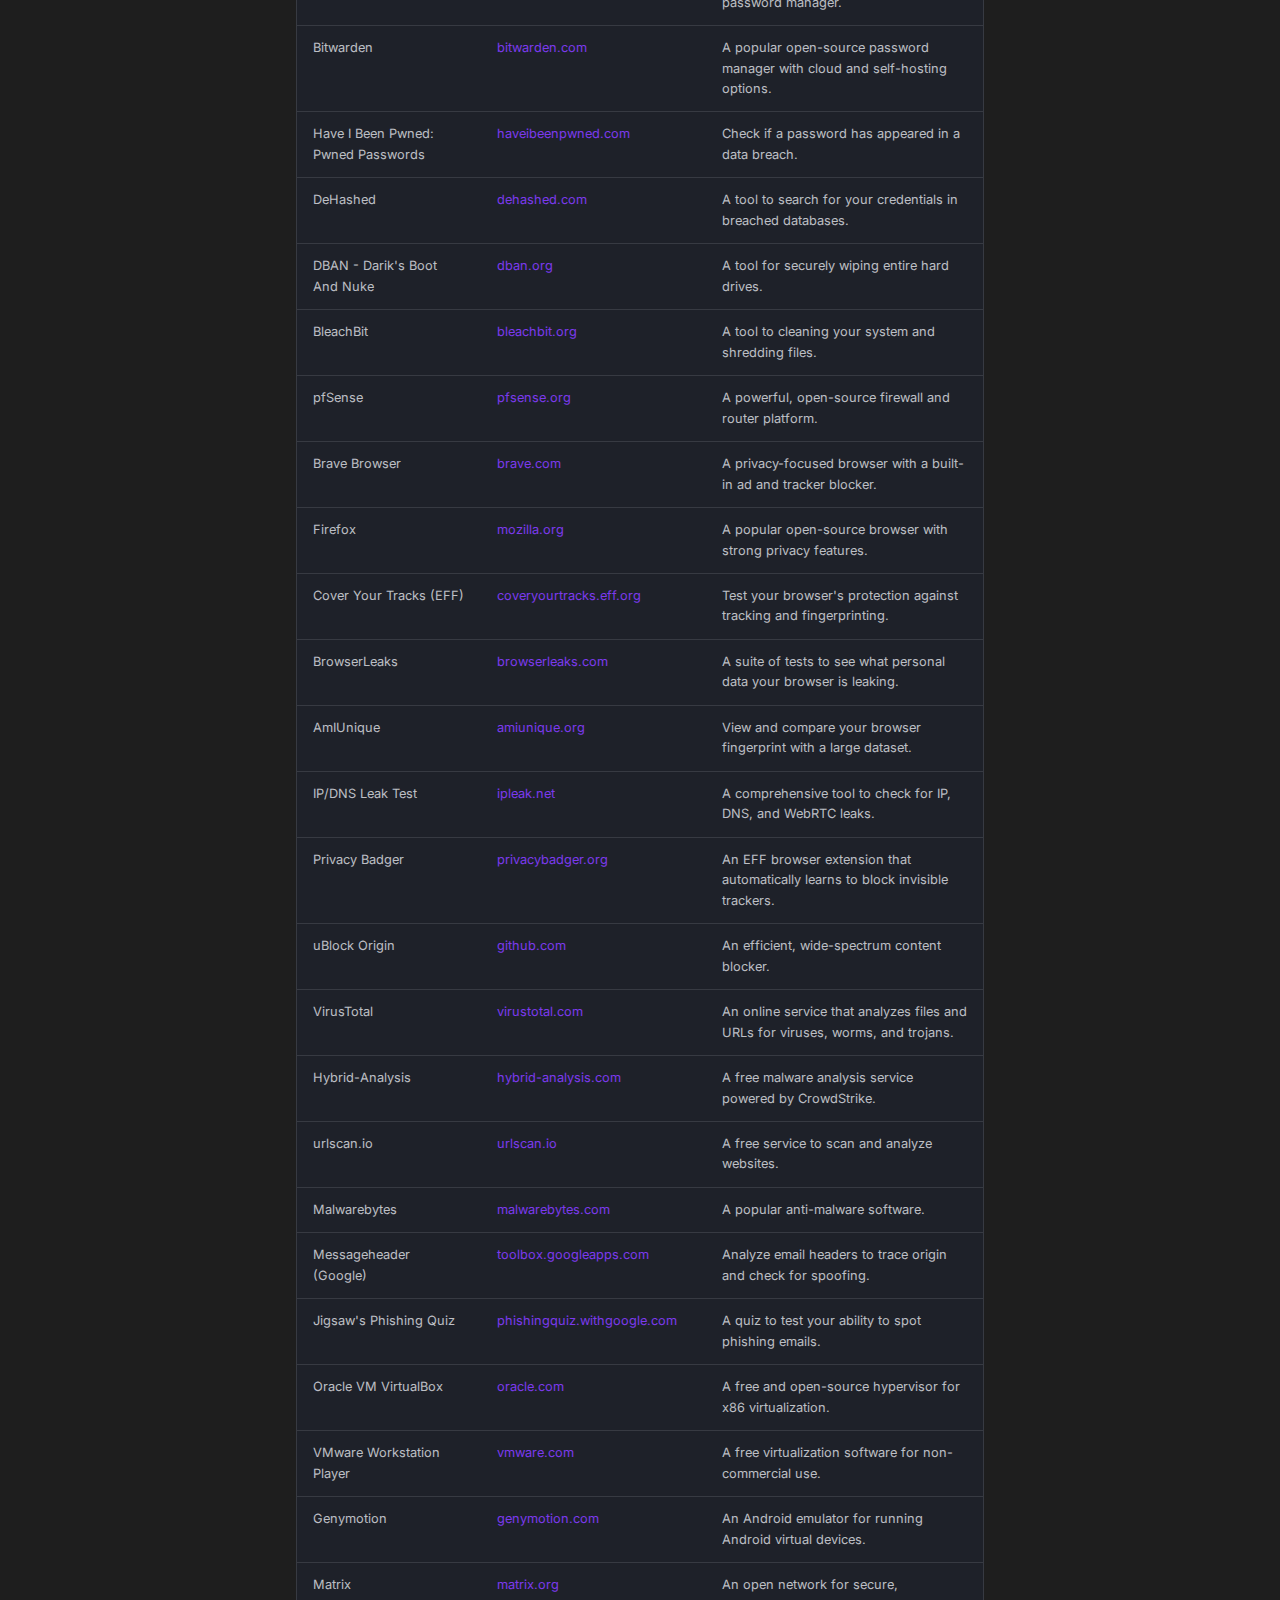
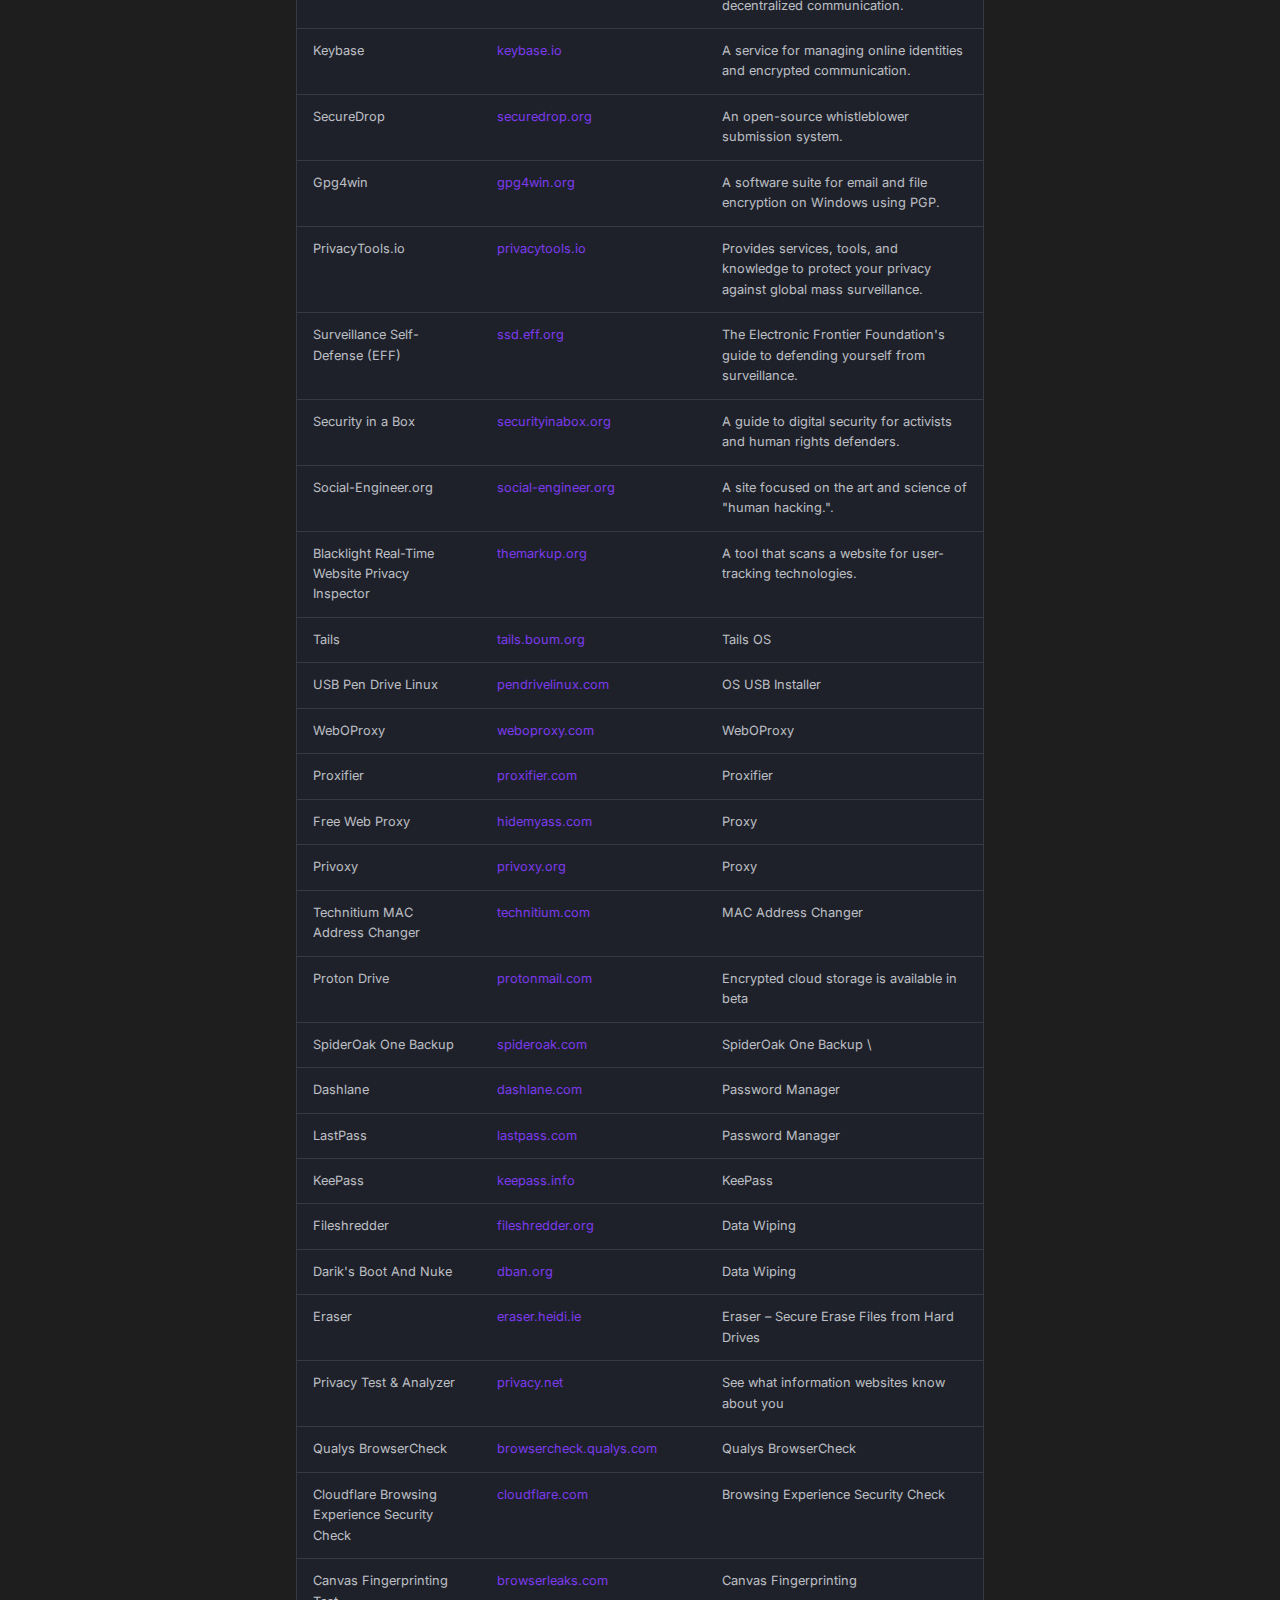
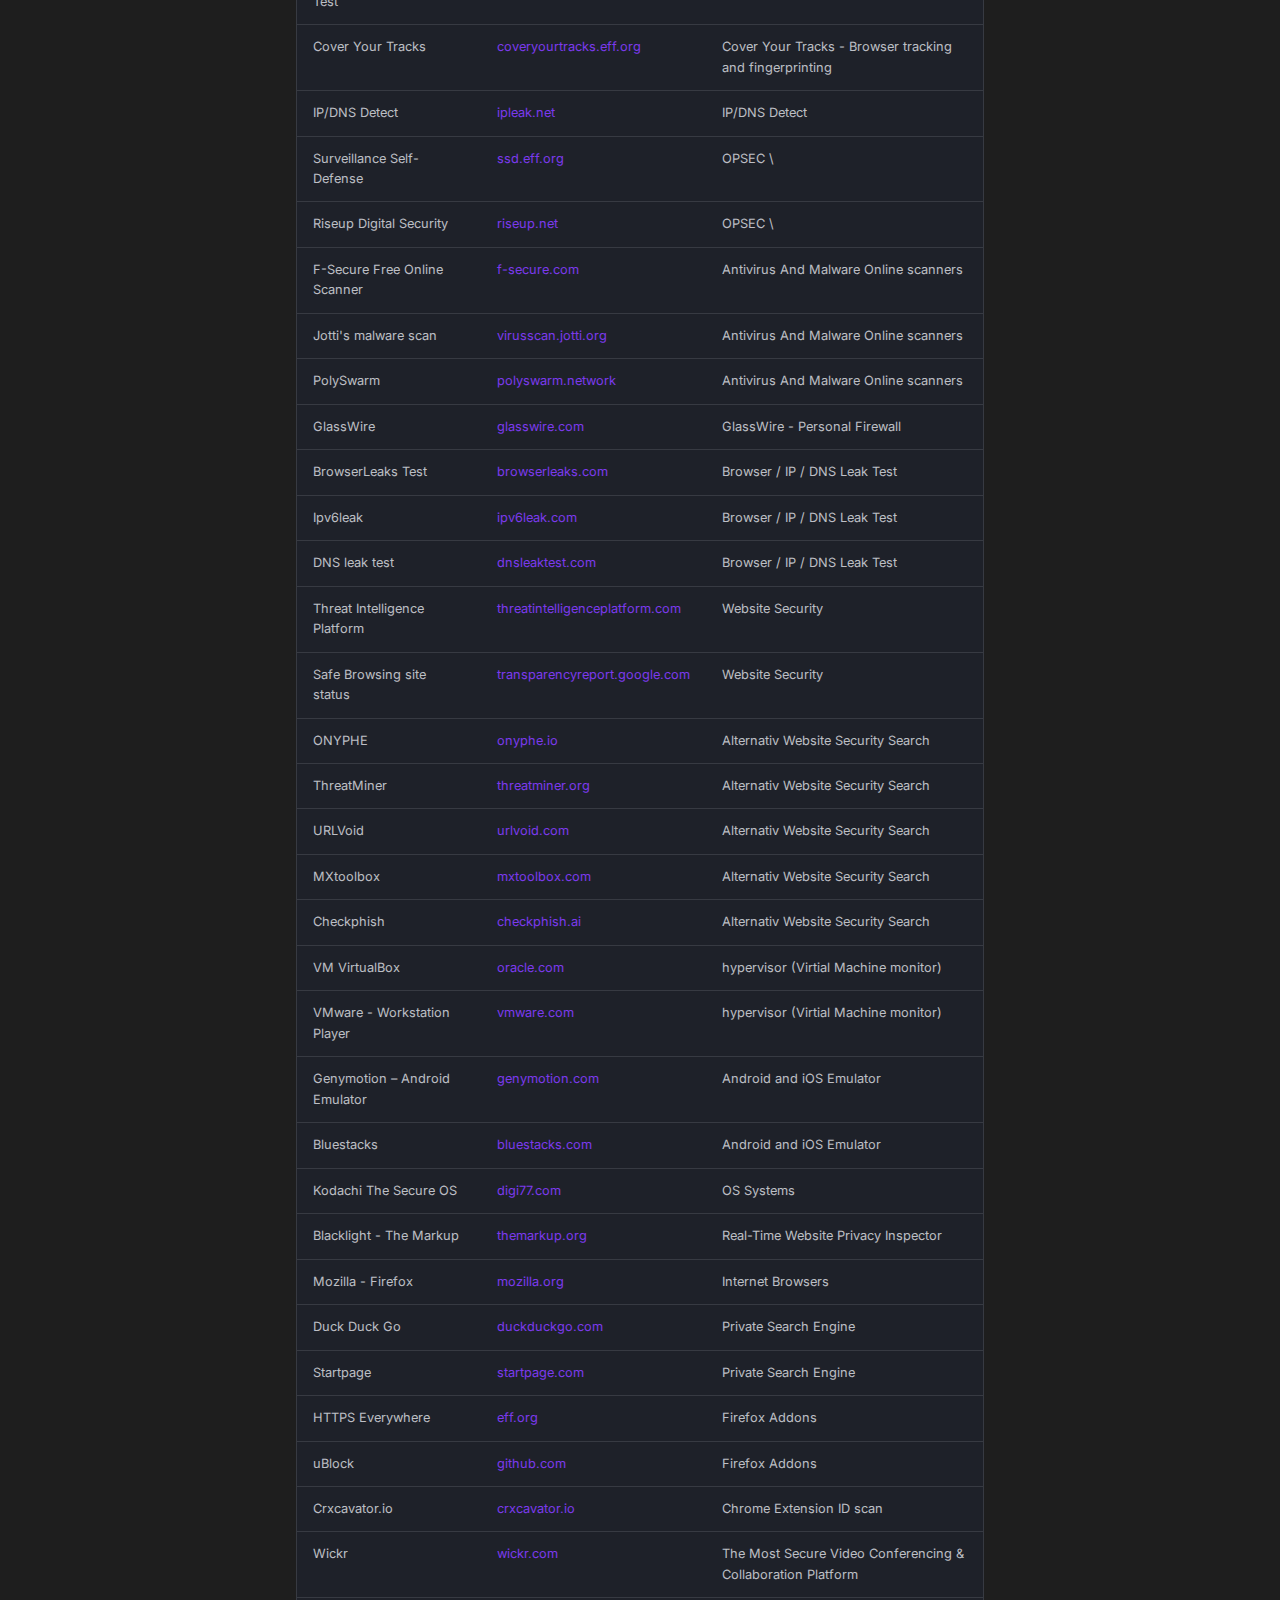
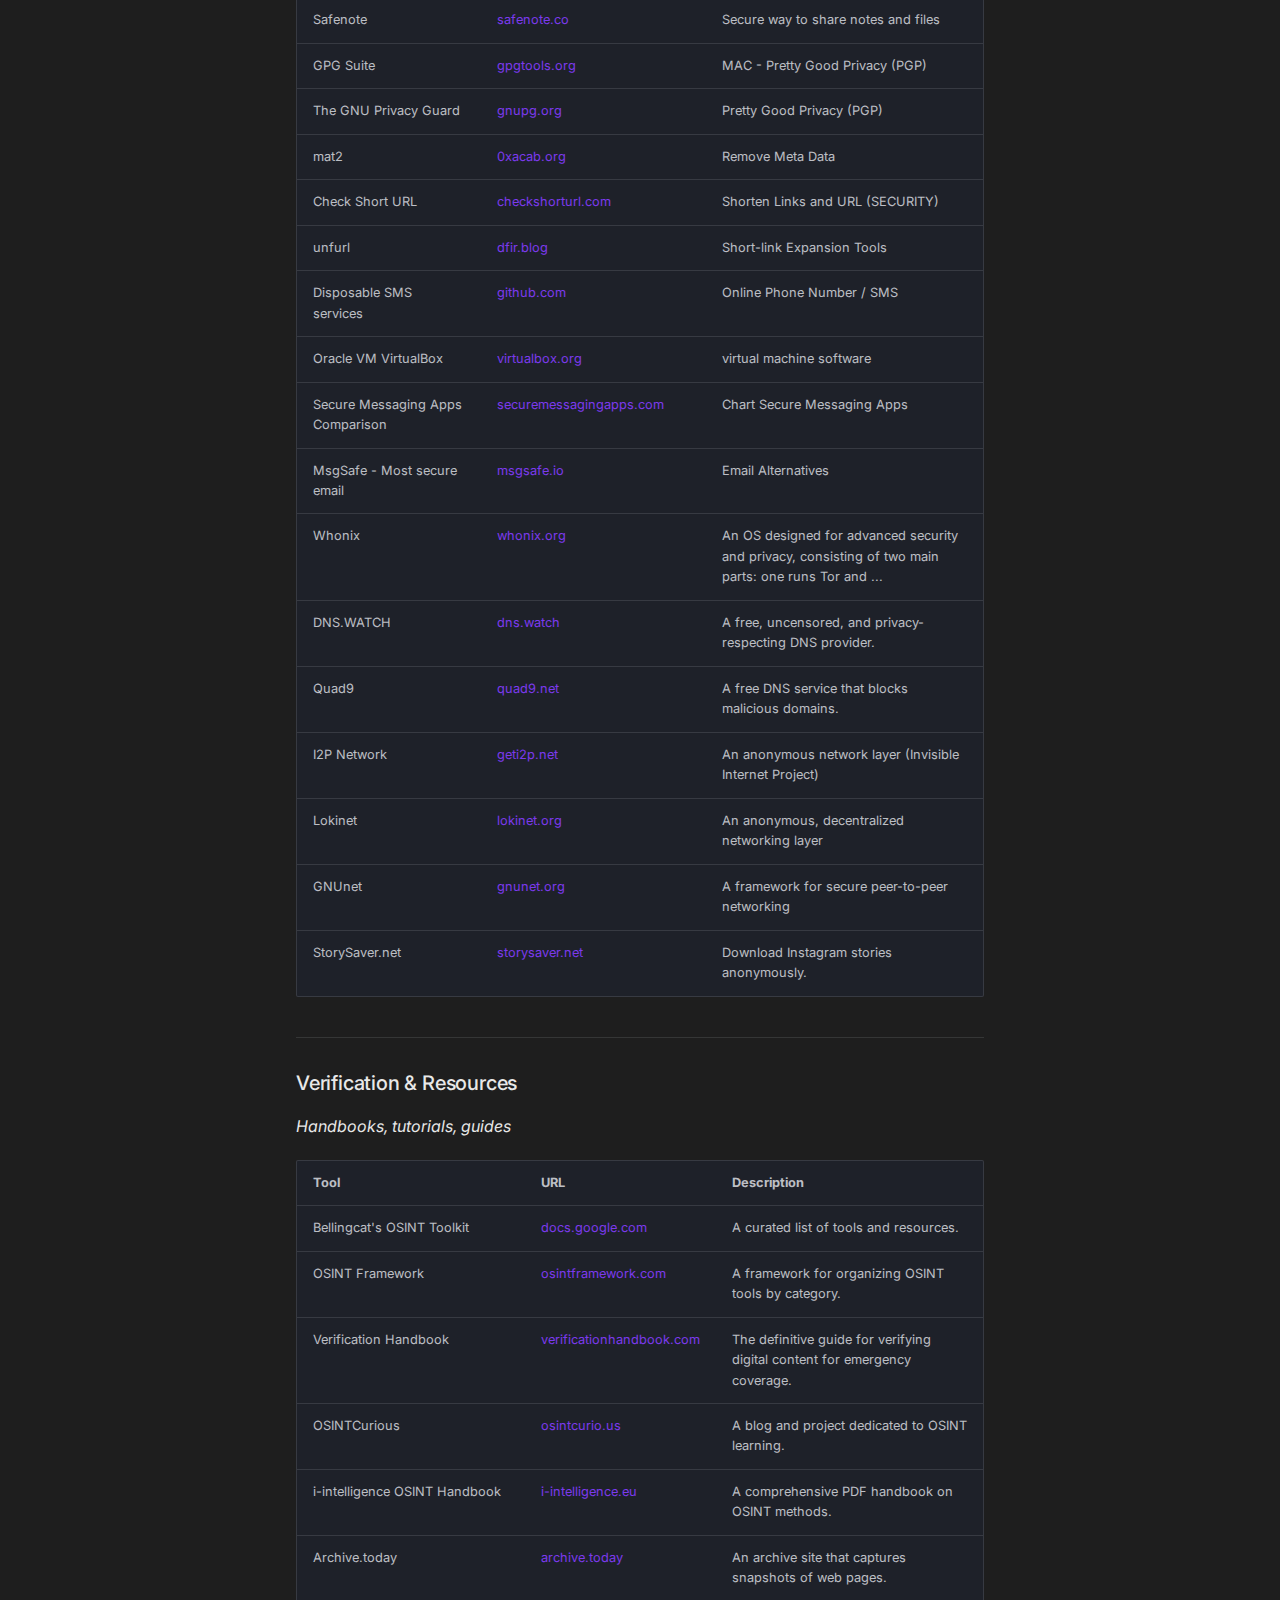
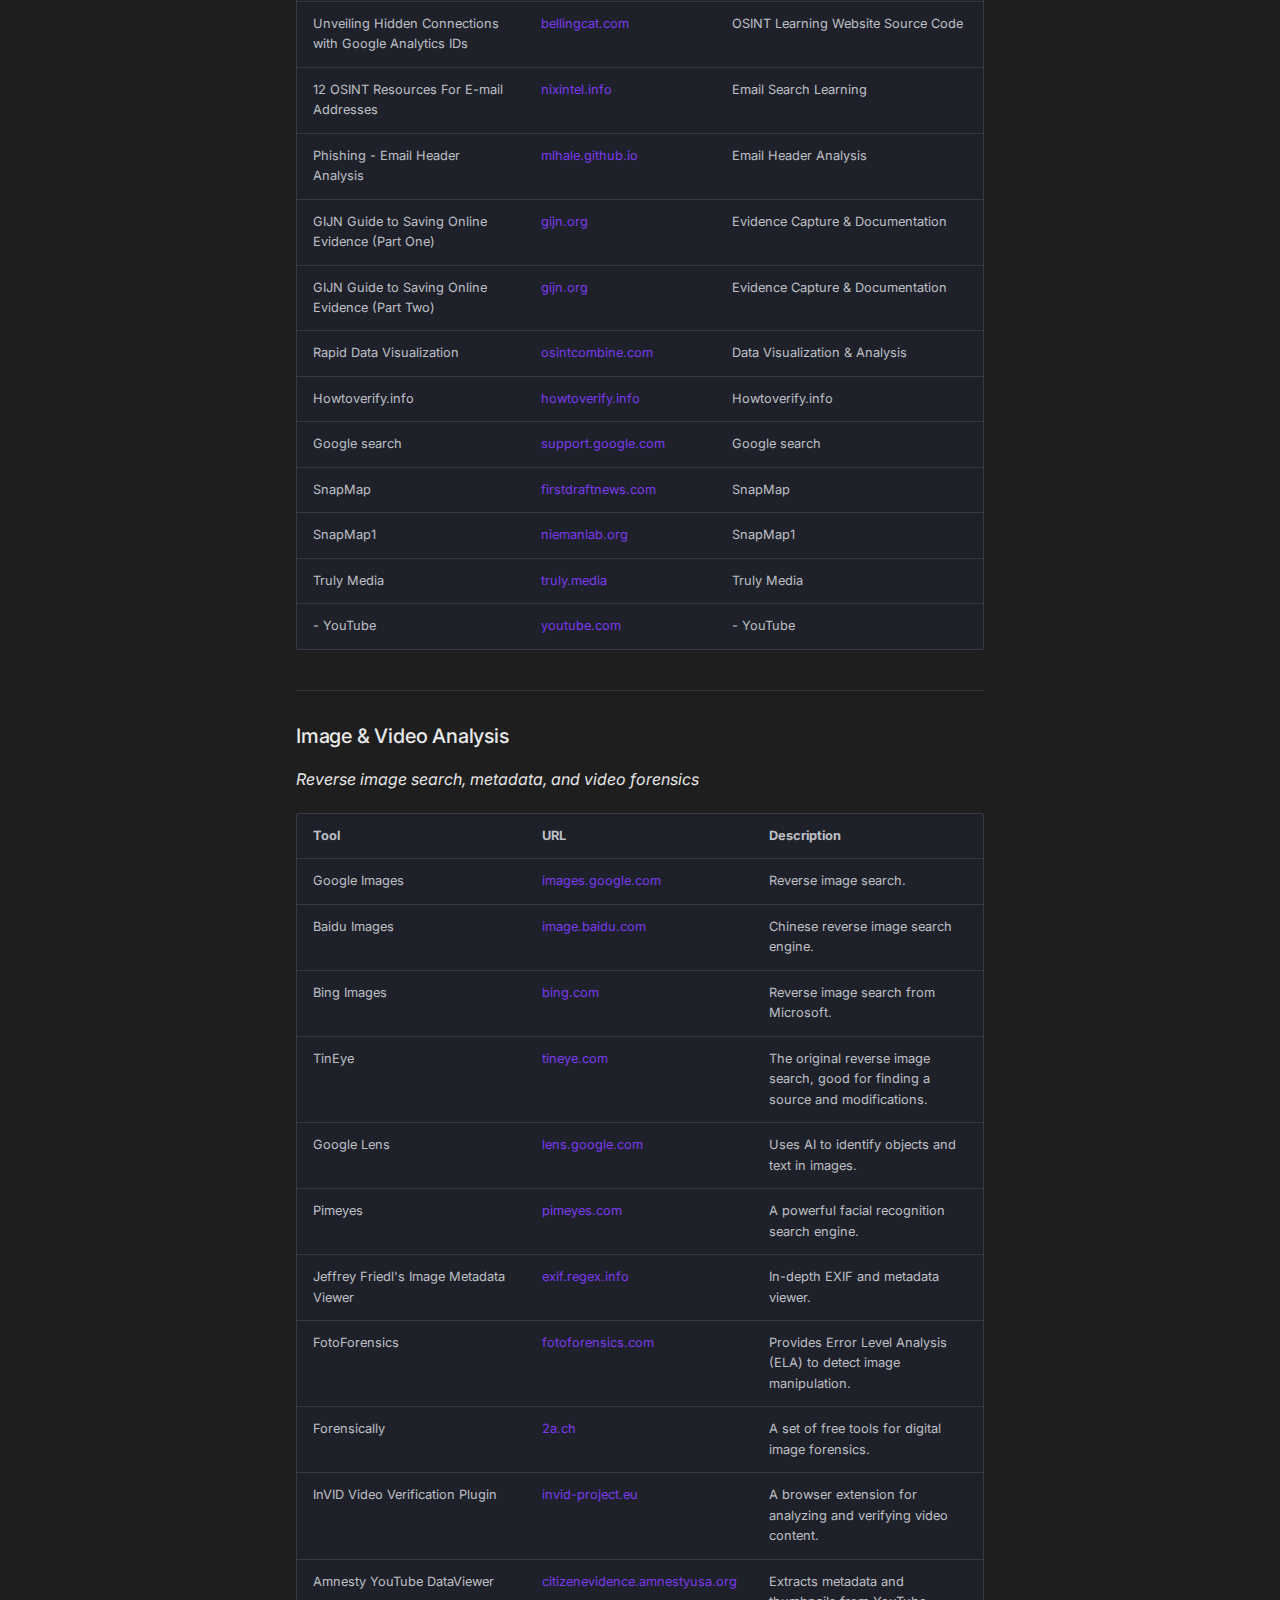
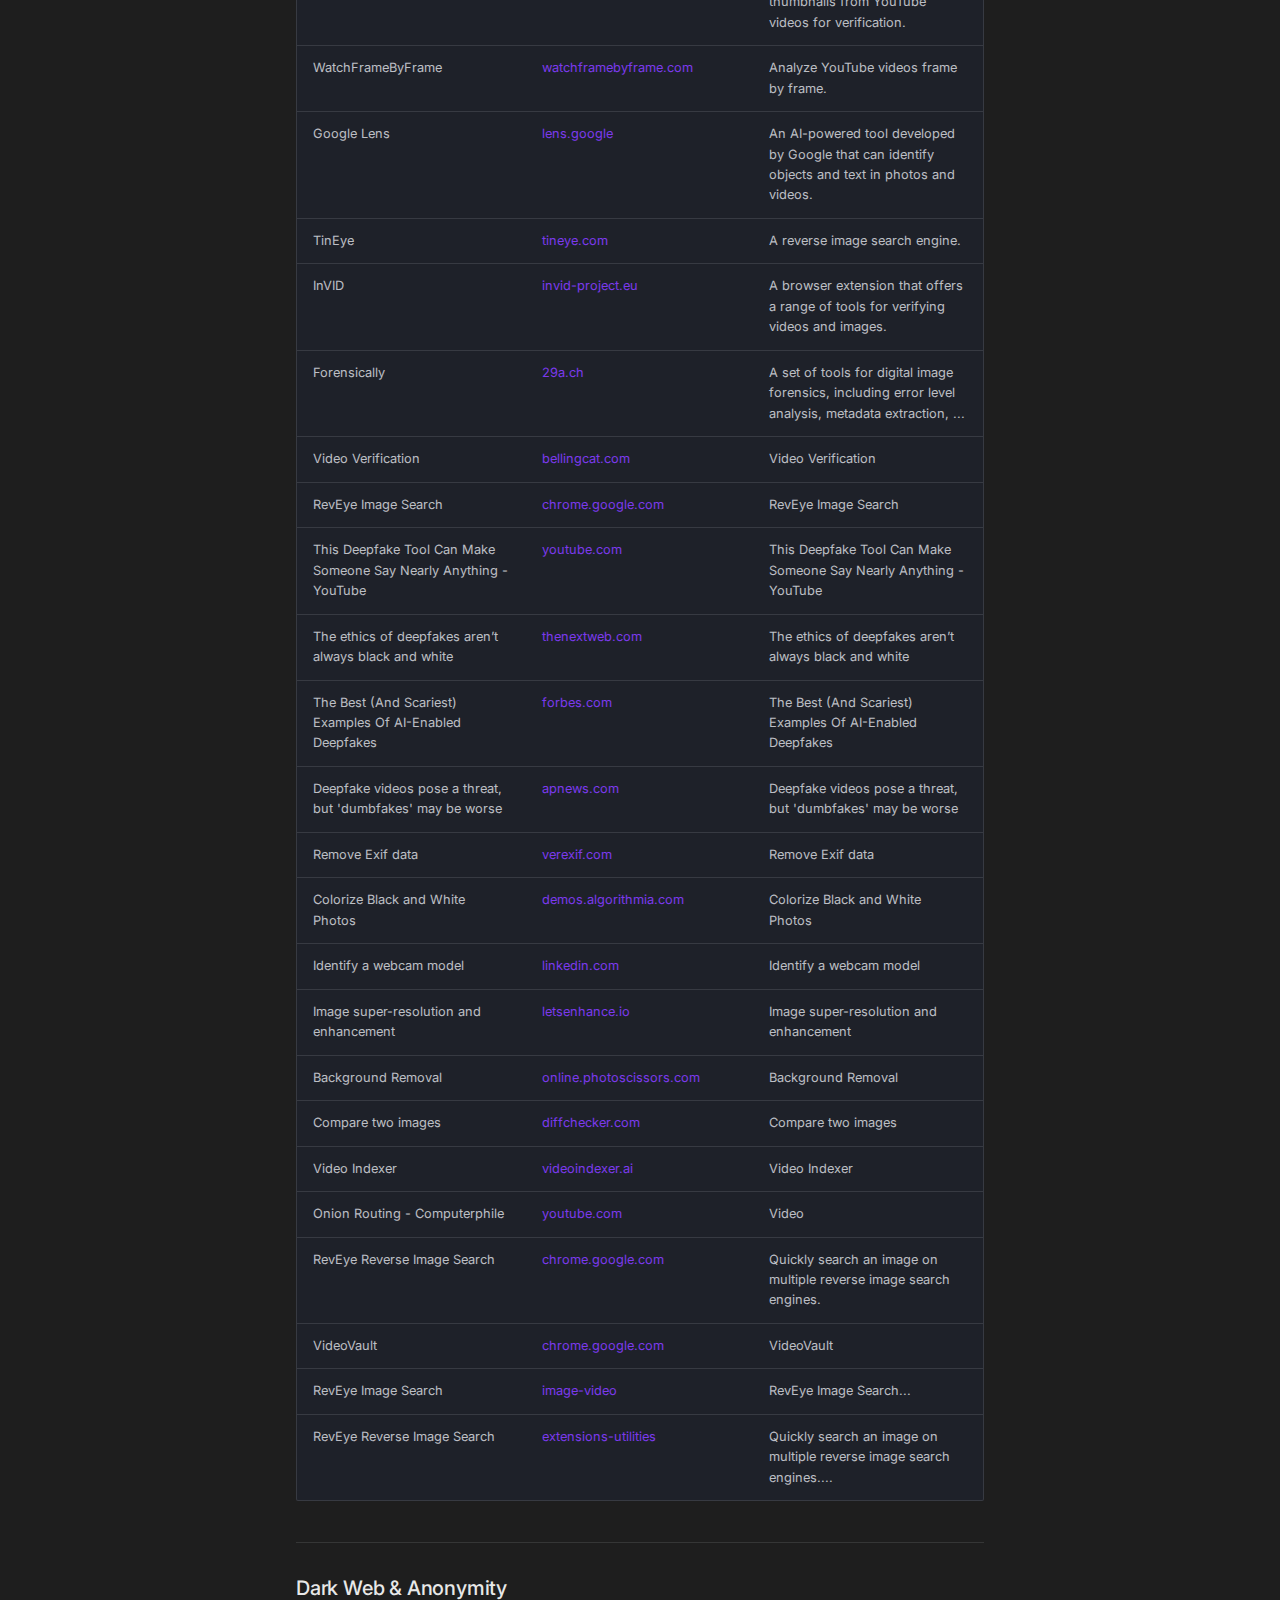
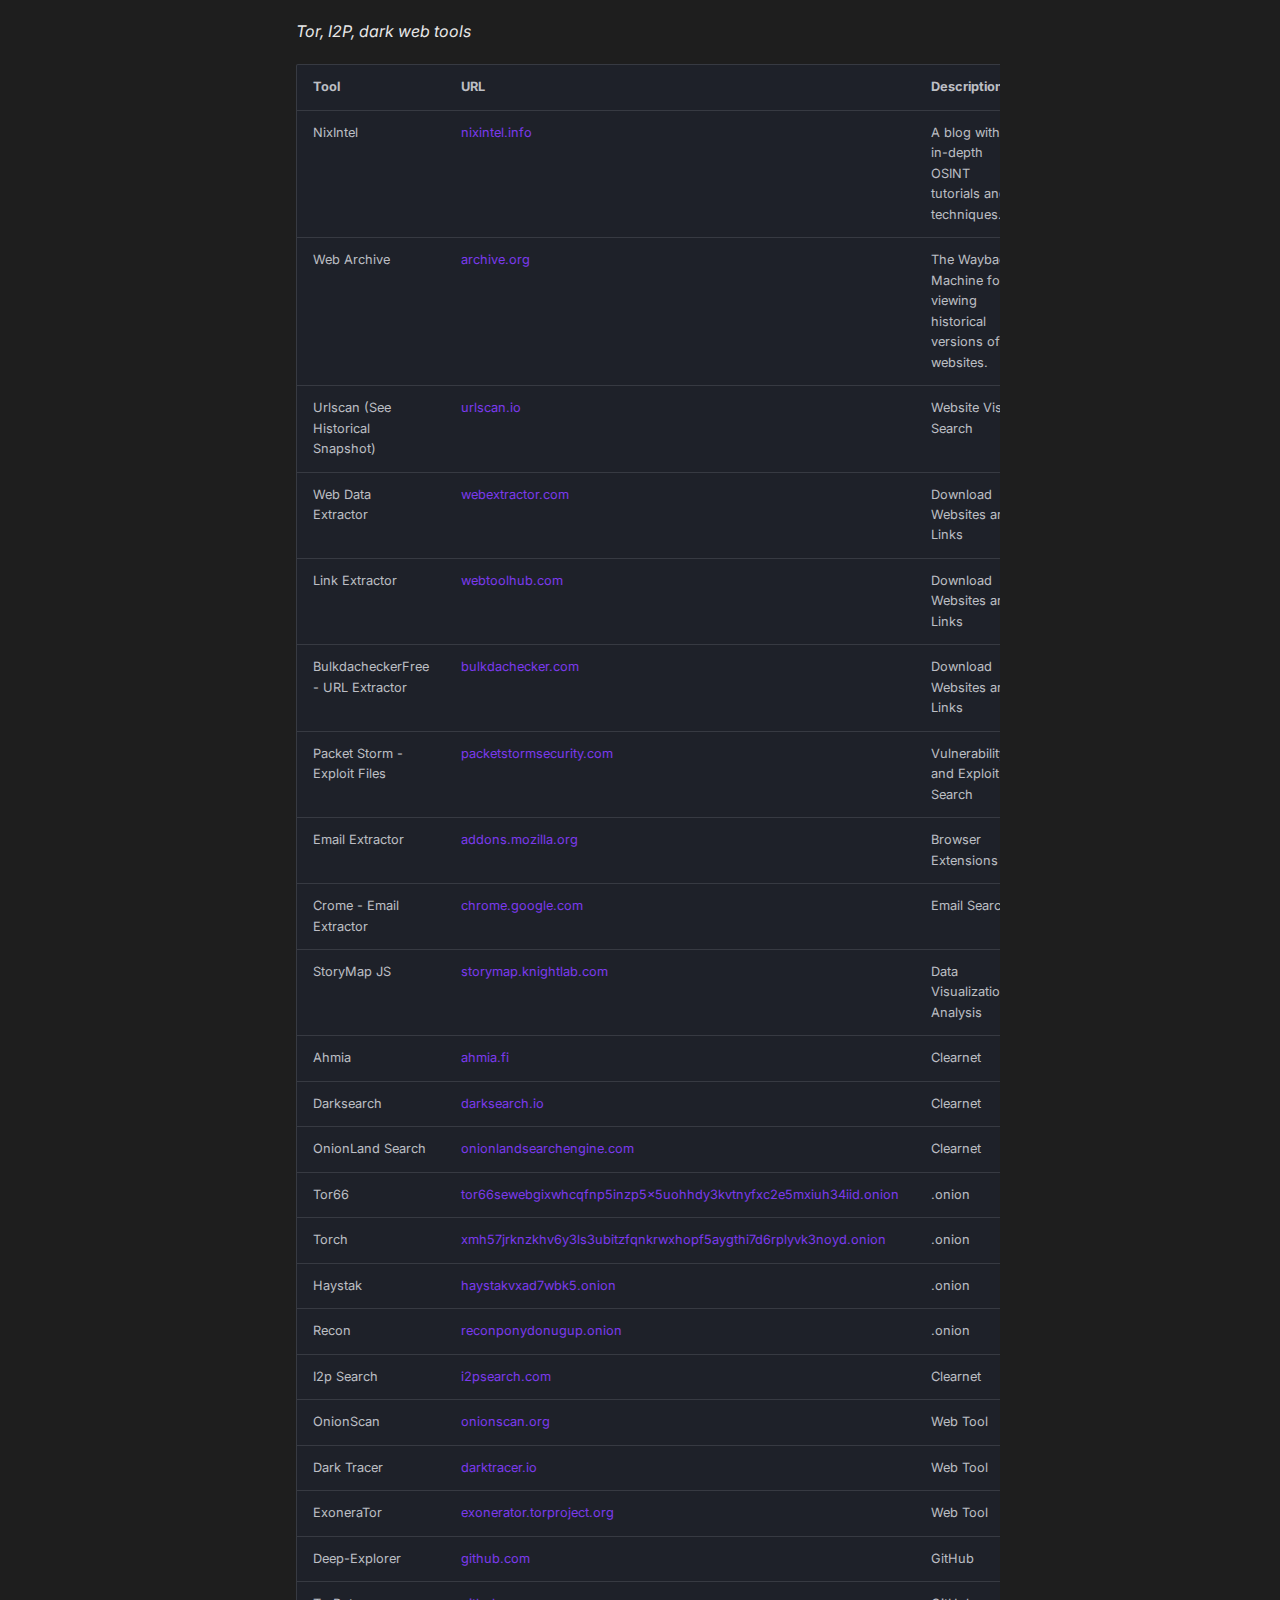
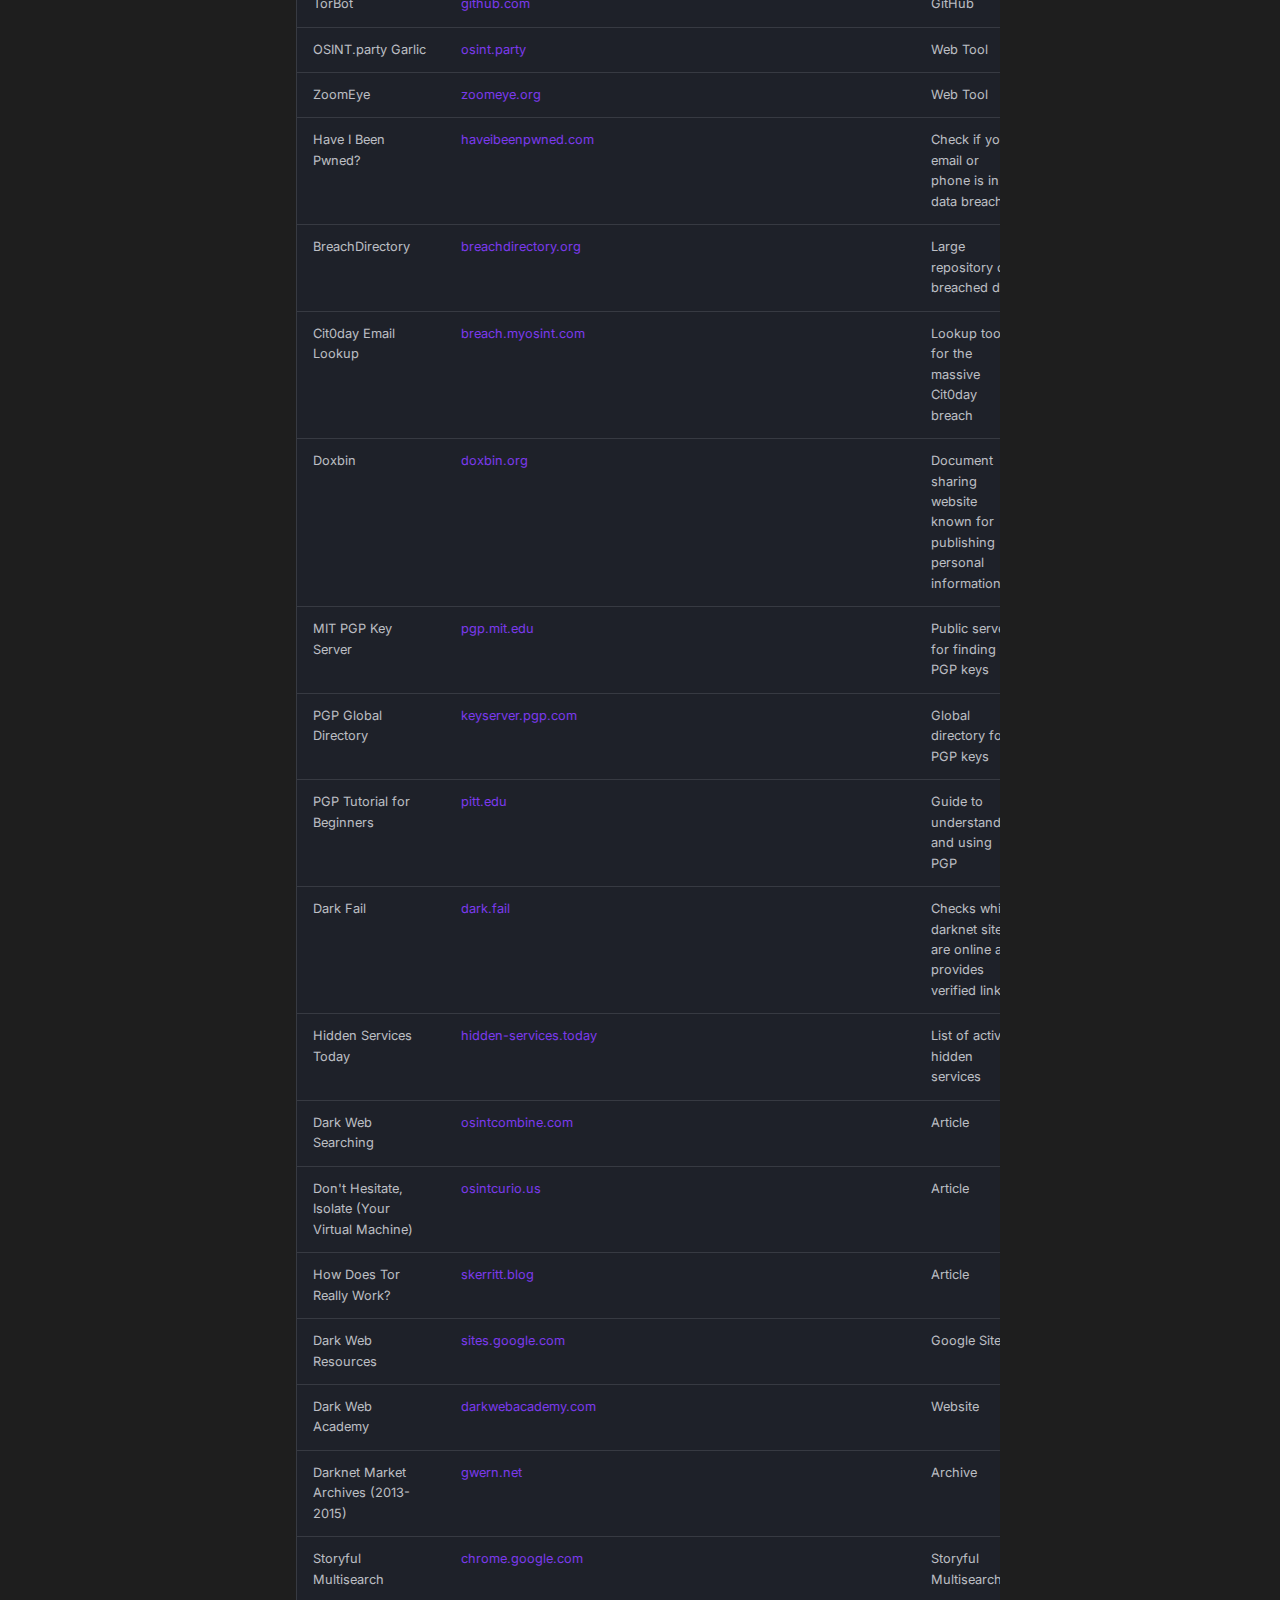
<file: master-database/index.html>
<!doctype html>
<html lang="en" class="no-js">
  <head>
    
      <meta charset="utf-8">
      <meta name="viewport" content="width=device-width,initial-scale=1">
      
        <meta name="description" content="A searchable collection of OSINT tools and resources.">
      
      
        <meta name="author" content="Feiko van Dijk">
      
      
        <link rel="canonical" href="https://feikovandijk.github.io/osint-toolkit/master-database/">
      
      
        <link rel="prev" href="..">
      
      
        <link rel="next" href="../geospatial-maps/">
      
      
      <link rel="icon" href="../assets/images/favicon.png">
      <meta name="generator" content="mkdocs-1.6.1, mkdocs-material-9.6.20">
    
    
      
        <title>🗃️ Master Database - OSINT Toolkit</title>
      
    
    
      <link rel="stylesheet" href="../assets/stylesheets/main.e53b48f4.min.css">
      
        
        <link rel="stylesheet" href="../assets/stylesheets/palette.06af60db.min.css">
      
      


    
    
      
    
    
      
        
        
        <link rel="preconnect" href="https://fonts.gstatic.com" crossorigin>
        <link rel="stylesheet" href="https://fonts.googleapis.com/css?family=Inter:300,300i,400,400i,700,700i%7CJetBrains+Mono:400,400i,700,700i&display=fallback">
        <style>:root{--md-text-font:"Inter";--md-code-font:"JetBrains Mono"}</style>
      
    
    
      <link rel="stylesheet" href="../stylesheets/extra.css">
    
    <script>__md_scope=new URL("..",location),__md_hash=e=>[...e].reduce(((e,_)=>(e<<5)-e+_.charCodeAt(0)),0),__md_get=(e,_=localStorage,t=__md_scope)=>JSON.parse(_.getItem(t.pathname+"."+e)),__md_set=(e,_,t=localStorage,a=__md_scope)=>{try{t.setItem(a.pathname+"."+e,JSON.stringify(_))}catch(e){}}</script>
    
      

    
    
    
  </head>
  
  
    
    
    
    
    
    <body dir="ltr" data-md-color-scheme="slate" data-md-color-primary="indigo" data-md-color-accent="indigo">
  
    
    <input class="md-toggle" data-md-toggle="drawer" type="checkbox" id="__drawer" autocomplete="off">
    <input class="md-toggle" data-md-toggle="search" type="checkbox" id="__search" autocomplete="off">
    <label class="md-overlay" for="__drawer"></label>
    <div data-md-component="skip">
      
        
        <a href="#master-osint-database" class="md-skip">
          Skip to content
        </a>
      
    </div>
    <div data-md-component="announce">
      
    </div>
    
    
      

  

<header class="md-header md-header--shadow" data-md-component="header">
  <nav class="md-header__inner md-grid" aria-label="Header">
    <a href=".." title="OSINT Toolkit" class="md-header__button md-logo" aria-label="OSINT Toolkit" data-md-component="logo">
      
  
  <svg xmlns="http://www.w3.org/2000/svg" viewBox="0 0 24 24"><path d="M12 8a3 3 0 0 0 3-3 3 3 0 0 0-3-3 3 3 0 0 0-3 3 3 3 0 0 0 3 3m0 3.54C9.64 9.35 6.5 8 3 8v11c3.5 0 6.64 1.35 9 3.54 2.36-2.19 5.5-3.54 9-3.54V8c-3.5 0-6.64 1.35-9 3.54"/></svg>

    </a>
    <label class="md-header__button md-icon" for="__drawer">
      
      <svg xmlns="http://www.w3.org/2000/svg" viewBox="0 0 24 24"><path d="M3 6h18v2H3zm0 5h18v2H3zm0 5h18v2H3z"/></svg>
    </label>
    <div class="md-header__title" data-md-component="header-title">
      <div class="md-header__ellipsis">
        <div class="md-header__topic">
          <span class="md-ellipsis">
            OSINT Toolkit
          </span>
        </div>
        <div class="md-header__topic" data-md-component="header-topic">
          <span class="md-ellipsis">
            
              🗃️ Master Database
            
          </span>
        </div>
      </div>
    </div>
    
      
    
    
    
    
      
      
        <label class="md-header__button md-icon" for="__search">
          
          <svg xmlns="http://www.w3.org/2000/svg" viewBox="0 0 24 24"><path d="M9.5 3A6.5 6.5 0 0 1 16 9.5c0 1.61-.59 3.09-1.56 4.23l.27.27h.79l5 5-1.5 1.5-5-5v-.79l-.27-.27A6.52 6.52 0 0 1 9.5 16 6.5 6.5 0 0 1 3 9.5 6.5 6.5 0 0 1 9.5 3m0 2C7 5 5 7 5 9.5S7 14 9.5 14 14 12 14 9.5 12 5 9.5 5"/></svg>
        </label>
        <div class="md-search" data-md-component="search" role="dialog">
  <label class="md-search__overlay" for="__search"></label>
  <div class="md-search__inner" role="search">
    <form class="md-search__form" name="search">
      <input type="text" class="md-search__input" name="query" aria-label="Search" placeholder="Search" autocapitalize="off" autocorrect="off" autocomplete="off" spellcheck="false" data-md-component="search-query" required>
      <label class="md-search__icon md-icon" for="__search">
        
        <svg xmlns="http://www.w3.org/2000/svg" viewBox="0 0 24 24"><path d="M9.5 3A6.5 6.5 0 0 1 16 9.5c0 1.61-.59 3.09-1.56 4.23l.27.27h.79l5 5-1.5 1.5-5-5v-.79l-.27-.27A6.52 6.52 0 0 1 9.5 16 6.5 6.5 0 0 1 3 9.5 6.5 6.5 0 0 1 9.5 3m0 2C7 5 5 7 5 9.5S7 14 9.5 14 14 12 14 9.5 12 5 9.5 5"/></svg>
        
        <svg xmlns="http://www.w3.org/2000/svg" viewBox="0 0 24 24"><path d="M20 11v2H8l5.5 5.5-1.42 1.42L4.16 12l7.92-7.92L13.5 5.5 8 11z"/></svg>
      </label>
      <nav class="md-search__options" aria-label="Search">
        
        <button type="reset" class="md-search__icon md-icon" title="Clear" aria-label="Clear" tabindex="-1">
          
          <svg xmlns="http://www.w3.org/2000/svg" viewBox="0 0 24 24"><path d="M19 6.41 17.59 5 12 10.59 6.41 5 5 6.41 10.59 12 5 17.59 6.41 19 12 13.41 17.59 19 19 17.59 13.41 12z"/></svg>
        </button>
      </nav>
      
        <div class="md-search__suggest" data-md-component="search-suggest"></div>
      
    </form>
    <div class="md-search__output">
      <div class="md-search__scrollwrap" tabindex="0" data-md-scrollfix>
        <div class="md-search-result" data-md-component="search-result">
          <div class="md-search-result__meta">
            Initializing search
          </div>
          <ol class="md-search-result__list" role="presentation"></ol>
        </div>
      </div>
    </div>
  </div>
</div>
      
    
    
  </nav>
  
</header>
    
    <div class="md-container" data-md-component="container">
      
      
        
          
        
      
      <main class="md-main" data-md-component="main">
        <div class="md-main__inner md-grid">
          
            
              
              <div class="md-sidebar md-sidebar--primary" data-md-component="sidebar" data-md-type="navigation" >
                <div class="md-sidebar__scrollwrap">
                  <div class="md-sidebar__inner">
                    



<nav class="md-nav md-nav--primary" aria-label="Navigation" data-md-level="0">
  <label class="md-nav__title" for="__drawer">
    <a href=".." title="OSINT Toolkit" class="md-nav__button md-logo" aria-label="OSINT Toolkit" data-md-component="logo">
      
  
  <svg xmlns="http://www.w3.org/2000/svg" viewBox="0 0 24 24"><path d="M12 8a3 3 0 0 0 3-3 3 3 0 0 0-3-3 3 3 0 0 0-3 3 3 3 0 0 0 3 3m0 3.54C9.64 9.35 6.5 8 3 8v11c3.5 0 6.64 1.35 9 3.54 2.36-2.19 5.5-3.54 9-3.54V8c-3.5 0-6.64 1.35-9 3.54"/></svg>

    </a>
    OSINT Toolkit
  </label>
  
  <ul class="md-nav__list" data-md-scrollfix>
    
      
      
  
  
  
  
    <li class="md-nav__item">
      <a href=".." class="md-nav__link">
        
  
  
  <span class="md-ellipsis">
    Home
    
  </span>
  

      </a>
    </li>
  

    
      
      
  
  
    
  
  
  
    <li class="md-nav__item md-nav__item--active">
      
      <input class="md-nav__toggle md-toggle" type="checkbox" id="__toc">
      
      
        
      
      
        <label class="md-nav__link md-nav__link--active" for="__toc">
          
  
  
  <span class="md-ellipsis">
    🗃️ Master Database
    
  </span>
  

          <span class="md-nav__icon md-icon"></span>
        </label>
      
      <a href="./" class="md-nav__link md-nav__link--active">
        
  
  
  <span class="md-ellipsis">
    🗃️ Master Database
    
  </span>
  

      </a>
      
        

<nav class="md-nav md-nav--secondary" aria-label="Table of contents">
  
  
  
    
  
  
    <label class="md-nav__title" for="__toc">
      <span class="md-nav__icon md-icon"></span>
      Table of contents
    </label>
    <ul class="md-nav__list" data-md-component="toc" data-md-scrollfix>
      
        <li class="md-nav__item">
  <a href="#quick-category-access" class="md-nav__link">
    <span class="md-ellipsis">
      Quick Category Access
    </span>
  </a>
  
</li>
      
        <li class="md-nav__item">
  <a href="#all-tools-by-category" class="md-nav__link">
    <span class="md-ellipsis">
      All Tools by Category
    </span>
  </a>
  
    <nav class="md-nav" aria-label="All Tools by Category">
      <ul class="md-nav__list">
        
          <li class="md-nav__item">
  <a href="#news-event-monitoring" class="md-nav__link">
    <span class="md-ellipsis">
      News &amp; Event Monitoring
    </span>
  </a>
  
</li>
        
          <li class="md-nav__item">
  <a href="#opsec-privacy" class="md-nav__link">
    <span class="md-ellipsis">
      OPSEC &amp; Privacy
    </span>
  </a>
  
</li>
        
          <li class="md-nav__item">
  <a href="#verification-resources" class="md-nav__link">
    <span class="md-ellipsis">
      Verification &amp; Resources
    </span>
  </a>
  
</li>
        
          <li class="md-nav__item">
  <a href="#image-video-analysis" class="md-nav__link">
    <span class="md-ellipsis">
      Image &amp; Video Analysis
    </span>
  </a>
  
</li>
        
          <li class="md-nav__item">
  <a href="#dark-web-anonymity" class="md-nav__link">
    <span class="md-ellipsis">
      Dark Web &amp; Anonymity
    </span>
  </a>
  
</li>
        
          <li class="md-nav__item">
  <a href="#social-media-intelligence" class="md-nav__link">
    <span class="md-ellipsis">
      Social Media Intelligence
    </span>
  </a>
  
</li>
        
          <li class="md-nav__item">
  <a href="#people-search-usernames" class="md-nav__link">
    <span class="md-ellipsis">
      People Search &amp; Usernames
    </span>
  </a>
  
</li>
        
          <li class="md-nav__item">
  <a href="#extensions-utilities" class="md-nav__link">
    <span class="md-ellipsis">
      Extensions &amp; Utilities
    </span>
  </a>
  
</li>
        
          <li class="md-nav__item">
  <a href="#geospatial-maps" class="md-nav__link">
    <span class="md-ellipsis">
      Geospatial &amp; Maps
    </span>
  </a>
  
</li>
        
          <li class="md-nav__item">
  <a href="#domain-ip-intelligence" class="md-nav__link">
    <span class="md-ellipsis">
      Domain &amp; IP Intelligence
    </span>
  </a>
  
</li>
        
      </ul>
    </nav>
  
</li>
      
        <li class="md-nav__item">
  <a href="#search-by-tool-type" class="md-nav__link">
    <span class="md-ellipsis">
      Search by Tool Type
    </span>
  </a>
  
    <nav class="md-nav" aria-label="Search by Tool Type">
      <ul class="md-nav__list">
        
          <li class="md-nav__item">
  <a href="#search-engines" class="md-nav__link">
    <span class="md-ellipsis">
      Search Engines
    </span>
  </a>
  
</li>
        
          <li class="md-nav__item">
  <a href="#analysis-tools" class="md-nav__link">
    <span class="md-ellipsis">
      Analysis Tools
    </span>
  </a>
  
</li>
        
      </ul>
    </nav>
  
</li>
      
        <li class="md-nav__item">
  <a href="#quick-reference" class="md-nav__link">
    <span class="md-ellipsis">
      Quick Reference
    </span>
  </a>
  
    <nav class="md-nav" aria-label="Quick Reference">
      <ul class="md-nav__list">
        
          <li class="md-nav__item">
  <a href="#most-popular-tools" class="md-nav__link">
    <span class="md-ellipsis">
      Most Popular Tools
    </span>
  </a>
  
</li>
        
          <li class="md-nav__item">
  <a href="#quick-actions" class="md-nav__link">
    <span class="md-ellipsis">
      Quick Actions
    </span>
  </a>
  
</li>
        
      </ul>
    </nav>
  
</li>
      
        <li class="md-nav__item">
  <a href="#tool-statistics" class="md-nav__link">
    <span class="md-ellipsis">
      Tool Statistics
    </span>
  </a>
  
</li>
      
    </ul>
  
</nav>
      
    </li>
  

    
      
      
  
  
  
  
    <li class="md-nav__item">
      <a href="../geospatial-maps/" class="md-nav__link">
        
  
  
  <span class="md-ellipsis">
    🗺️ Geospatial & Maps
    
  </span>
  

      </a>
    </li>
  

    
      
      
  
  
  
  
    <li class="md-nav__item">
      <a href="../social-media/" class="md-nav__link">
        
  
  
  <span class="md-ellipsis">
    👥 Social Media
    
  </span>
  

      </a>
    </li>
  

    
      
      
  
  
  
  
    <li class="md-nav__item">
      <a href="../image-video/" class="md-nav__link">
        
  
  
  <span class="md-ellipsis">
    📸 Image & Video
    
  </span>
  

      </a>
    </li>
  

    
      
      
  
  
  
  
    <li class="md-nav__item">
      <a href="../domain-ip/" class="md-nav__link">
        
  
  
  <span class="md-ellipsis">
    🌐 Domain & IP
    
  </span>
  

      </a>
    </li>
  

    
      
      
  
  
  
  
    <li class="md-nav__item">
      <a href="../people-search/" class="md-nav__link">
        
  
  
  <span class="md-ellipsis">
    👤 People Search
    
  </span>
  

      </a>
    </li>
  

    
      
      
  
  
  
  
    <li class="md-nav__item">
      <a href="../transportation.md" class="md-nav__link">
        
  
  
  <span class="md-ellipsis">
    ✈️ Transportation
    
  </span>
  

      </a>
    </li>
  

    
      
      
  
  
  
  
    <li class="md-nav__item">
      <a href="../news-monitoring/" class="md-nav__link">
        
  
  
  <span class="md-ellipsis">
    📰 News & Events
    
  </span>
  

      </a>
    </li>
  

    
      
      
  
  
  
  
    <li class="md-nav__item">
      <a href="../dark-web/" class="md-nav__link">
        
  
  
  <span class="md-ellipsis">
    🕵️ Dark Web & Anonymity
    
  </span>
  

      </a>
    </li>
  

    
      
      
  
  
  
  
    <li class="md-nav__item">
      <a href="../opsec-privacy/" class="md-nav__link">
        
  
  
  <span class="md-ellipsis">
    🔒 OPSEC & Privacy
    
  </span>
  

      </a>
    </li>
  

    
      
      
  
  
  
  
    <li class="md-nav__item">
      <a href="../verification-resources/" class="md-nav__link">
        
  
  
  <span class="md-ellipsis">
    📖 Verification & Resources
    
  </span>
  

      </a>
    </li>
  

    
      
      
  
  
  
  
    <li class="md-nav__item">
      <a href="../extensions-utilities/" class="md-nav__link">
        
  
  
  <span class="md-ellipsis">
    🔧 Extensions & Utilities
    
  </span>
  

      </a>
    </li>
  

    
  </ul>
</nav>
                  </div>
                </div>
              </div>
            
            
              
              <div class="md-sidebar md-sidebar--secondary" data-md-component="sidebar" data-md-type="toc" >
                <div class="md-sidebar__scrollwrap">
                  <div class="md-sidebar__inner">
                    

<nav class="md-nav md-nav--secondary" aria-label="Table of contents">
  
  
  
    
  
  
    <label class="md-nav__title" for="__toc">
      <span class="md-nav__icon md-icon"></span>
      Table of contents
    </label>
    <ul class="md-nav__list" data-md-component="toc" data-md-scrollfix>
      
        <li class="md-nav__item">
  <a href="#quick-category-access" class="md-nav__link">
    <span class="md-ellipsis">
      Quick Category Access
    </span>
  </a>
  
</li>
      
        <li class="md-nav__item">
  <a href="#all-tools-by-category" class="md-nav__link">
    <span class="md-ellipsis">
      All Tools by Category
    </span>
  </a>
  
    <nav class="md-nav" aria-label="All Tools by Category">
      <ul class="md-nav__list">
        
          <li class="md-nav__item">
  <a href="#news-event-monitoring" class="md-nav__link">
    <span class="md-ellipsis">
      News &amp; Event Monitoring
    </span>
  </a>
  
</li>
        
          <li class="md-nav__item">
  <a href="#opsec-privacy" class="md-nav__link">
    <span class="md-ellipsis">
      OPSEC &amp; Privacy
    </span>
  </a>
  
</li>
        
          <li class="md-nav__item">
  <a href="#verification-resources" class="md-nav__link">
    <span class="md-ellipsis">
      Verification &amp; Resources
    </span>
  </a>
  
</li>
        
          <li class="md-nav__item">
  <a href="#image-video-analysis" class="md-nav__link">
    <span class="md-ellipsis">
      Image &amp; Video Analysis
    </span>
  </a>
  
</li>
        
          <li class="md-nav__item">
  <a href="#dark-web-anonymity" class="md-nav__link">
    <span class="md-ellipsis">
      Dark Web &amp; Anonymity
    </span>
  </a>
  
</li>
        
          <li class="md-nav__item">
  <a href="#social-media-intelligence" class="md-nav__link">
    <span class="md-ellipsis">
      Social Media Intelligence
    </span>
  </a>
  
</li>
        
          <li class="md-nav__item">
  <a href="#people-search-usernames" class="md-nav__link">
    <span class="md-ellipsis">
      People Search &amp; Usernames
    </span>
  </a>
  
</li>
        
          <li class="md-nav__item">
  <a href="#extensions-utilities" class="md-nav__link">
    <span class="md-ellipsis">
      Extensions &amp; Utilities
    </span>
  </a>
  
</li>
        
          <li class="md-nav__item">
  <a href="#geospatial-maps" class="md-nav__link">
    <span class="md-ellipsis">
      Geospatial &amp; Maps
    </span>
  </a>
  
</li>
        
          <li class="md-nav__item">
  <a href="#domain-ip-intelligence" class="md-nav__link">
    <span class="md-ellipsis">
      Domain &amp; IP Intelligence
    </span>
  </a>
  
</li>
        
      </ul>
    </nav>
  
</li>
      
        <li class="md-nav__item">
  <a href="#search-by-tool-type" class="md-nav__link">
    <span class="md-ellipsis">
      Search by Tool Type
    </span>
  </a>
  
    <nav class="md-nav" aria-label="Search by Tool Type">
      <ul class="md-nav__list">
        
          <li class="md-nav__item">
  <a href="#search-engines" class="md-nav__link">
    <span class="md-ellipsis">
      Search Engines
    </span>
  </a>
  
</li>
        
          <li class="md-nav__item">
  <a href="#analysis-tools" class="md-nav__link">
    <span class="md-ellipsis">
      Analysis Tools
    </span>
  </a>
  
</li>
        
      </ul>
    </nav>
  
</li>
      
        <li class="md-nav__item">
  <a href="#quick-reference" class="md-nav__link">
    <span class="md-ellipsis">
      Quick Reference
    </span>
  </a>
  
    <nav class="md-nav" aria-label="Quick Reference">
      <ul class="md-nav__list">
        
          <li class="md-nav__item">
  <a href="#most-popular-tools" class="md-nav__link">
    <span class="md-ellipsis">
      Most Popular Tools
    </span>
  </a>
  
</li>
        
          <li class="md-nav__item">
  <a href="#quick-actions" class="md-nav__link">
    <span class="md-ellipsis">
      Quick Actions
    </span>
  </a>
  
</li>
        
      </ul>
    </nav>
  
</li>
      
        <li class="md-nav__item">
  <a href="#tool-statistics" class="md-nav__link">
    <span class="md-ellipsis">
      Tool Statistics
    </span>
  </a>
  
</li>
      
    </ul>
  
</nav>
                  </div>
                </div>
              </div>
            
          
          
            <div class="md-content" data-md-component="content">
              <article class="md-content__inner md-typeset">
                
                  



<h1 id="master-osint-database">Master OSINT Database</h1>
<p>A comprehensive, searchable database of all OSINT tools and resources organized by category and functionality.</p>
<p><em>Auto-generated on 2025-09-23 14:47:21</em></p>
<hr />
<h2 id="quick-category-access">Quick Category Access</h2>
<table>
<thead>
<tr>
<th>Category</th>
<th>Description</th>
<th>Tools Count</th>
<th>Direct Link</th>
</tr>
</thead>
<tbody>
<tr>
<td>Geospatial &amp; Maps</td>
<td>Maps, satellite imagery, location finding, and geographic data</td>
<td>108+</td>
<td><a href="geospatial-maps">View Tools →</a></td>
</tr>
<tr>
<td>Social Media Intelligence</td>
<td>Social media search and analysis</td>
<td>81+</td>
<td><a href="social-media">View Tools →</a></td>
</tr>
<tr>
<td>Image &amp; Video Analysis</td>
<td>Reverse image search, metadata, and video forensics</td>
<td>34+</td>
<td><a href="image-video">View Tools →</a></td>
</tr>
<tr>
<td>Domain &amp; IP Intelligence</td>
<td>WHOIS, DNS, website analysis</td>
<td>84+</td>
<td><a href="domain-ip">View Tools →</a></td>
</tr>
<tr>
<td>People Search &amp; Usernames</td>
<td>Individual and username research</td>
<td>8+</td>
<td><a href="people-search">View Tools →</a></td>
</tr>
<tr>
<td>News &amp; Event Monitoring</td>
<td>Live maps, news aggregators</td>
<td>14+</td>
<td><a href="news-monitoring">View Tools →</a></td>
</tr>
<tr>
<td>Dark Web &amp; Anonymity</td>
<td>Tor, I2P, dark web tools</td>
<td>48+</td>
<td><a href="dark-web">View Tools →</a></td>
</tr>
<tr>
<td>OPSEC &amp; Privacy</td>
<td>Security and privacy tools</td>
<td>110+</td>
<td><a href="opsec-privacy">View Tools →</a></td>
</tr>
<tr>
<td>Verification &amp; Resources</td>
<td>Handbooks, tutorials, guides</td>
<td>18+</td>
<td><a href="verification-resources">View Tools →</a></td>
</tr>
<tr>
<td>Extensions &amp; Utilities</td>
<td>Browser plugins, utilities</td>
<td>18+</td>
<td><a href="extensions-utilities">View Tools →</a></td>
</tr>
</tbody>
</table>
<hr />
<h2 id="all-tools-by-category">All Tools by Category</h2>
<h3 id="news-event-monitoring">News &amp; Event Monitoring</h3>
<p><em>Live maps, news aggregators</em></p>
<table>
<thead>
<tr>
<th>Tool</th>
<th>URL</th>
<th>Description</th>
</tr>
</thead>
<tbody>
<tr>
<td>Liveuamap</td>
<td><a href="http://liveuamap.com/">liveuamap.com</a></td>
<td>Interactive live map of conflict and news events.</td>
</tr>
<tr>
<td>Syriancivilwarmap.com</td>
<td><a href="https://syriancivilwarmap.com/">syriancivilwarmap.com</a></td>
<td>A dedicated live map for the Syrian civil war.</td>
</tr>
<tr>
<td>Google Trends</td>
<td><a href="https://trends.google.com/trends/">trends.google.com</a></td>
<td>Analyze the popularity of search queries in Google Search.</td>
</tr>
<tr>
<td>Google Alerts</td>
<td><a href="https://www.google.com/alerts">google.com</a></td>
<td>Get email notifications for new results on a topic.</td>
</tr>
<tr>
<td>ReliefWeb</td>
<td><a href="https://reliefweb.int/">reliefweb.int</a></td>
<td>A humanitarian information service provided by the UN.</td>
</tr>
<tr>
<td>Amnesty News</td>
<td><a href="https://www.amnesty.org/en/latest/news/">amnesty.org</a></td>
<td>News and reports from Amnesty International.</td>
</tr>
<tr>
<td>NewsBrief</td>
<td><a href="https://emm.newsbrief.eu/NewsBrief/clusteredition/en/latest.html">emm.newsbrief.eu</a></td>
<td>European Media Monitor news aggregator.</td>
</tr>
<tr>
<td>Sector035</td>
<td><a href="https://sector035.nl/articles/category:week-in-osint">sector035.nl</a></td>
<td>High-quality articles and the "Week in OSINT" newsletter.</td>
</tr>
<tr>
<td>FleetMon</td>
<td><a href="https://www.fleetmon.com/">fleetmon.com</a></td>
<td>Vessel tracking, port information, and maritime news.</td>
</tr>
<tr>
<td>FirstDraftNewsCheck</td>
<td><a href="https://chrome.google.com/webstore/detail/firstdraftnewscheck/japockpeaaanknlkhagilkgcledilbfk">chrome.google.com</a></td>
<td>FirstDraftNewsCheck</td>
</tr>
<tr>
<td>Human Rights News</td>
<td><a href="https://reliefweb.int/">reliefweb.int</a></td>
<td>Human Rights News</td>
</tr>
<tr>
<td>EVNSocialNewswire</td>
<td><a href="https://www.evnsocialnewswire.ch/">evnsocialnewswire.ch</a></td>
<td>EVNSocialNewswire</td>
</tr>
<tr>
<td>Interactive live map of conflict news</td>
<td><a href="http://liveuamap.com/">liveuamap.com</a></td>
<td>Interactive live map of conflict news</td>
</tr>
<tr>
<td>FirstDraftNewsCheck</td>
<td><a href="verification-resources">verification-resources</a></td>
<td>FirstDraftNewsCheck...</td>
</tr>
</tbody>
</table>
<hr />
<h3 id="opsec-privacy">OPSEC &amp; Privacy</h3>
<p><em>Security and privacy tools</em></p>
<table>
<thead>
<tr>
<th>Tool</th>
<th>URL</th>
<th>Description</th>
</tr>
</thead>
<tbody>
<tr>
<td>Tails OS</td>
<td><a href="https://tails.boum.org/">tails.boum.org</a></td>
<td>A live operating system that you can start on almost any computer from a USB stick or a DVD, rout...</td>
</tr>
<tr>
<td>Kodachi Linux</td>
<td><a href="https://www.digi77.com/">digi77.com</a></td>
<td>An OS based on Debian that provides a secure, anti-forensic, and anonymous operating system.</td>
</tr>
<tr>
<td>Trace Labs OSINT VM</td>
<td><a href="https://tracelabs.org/initiatives/osint-vm">tracelabs.org</a></td>
<td>A specialized Linux VM pre-loaded with OSINT tools.</td>
</tr>
<tr>
<td>The Tor Project</td>
<td><a href="https://www.torproject.org/">torproject.org</a></td>
<td>The official source for the Tor Browser, which anonymizes your web traffic using the Tor network.</td>
</tr>
<tr>
<td>ProtonVPN</td>
<td><a href="https://protonvpn.com/">protonvpn.com</a></td>
<td>A reputable VPN service with a strong focus on privacy and security.</td>
</tr>
<tr>
<td>WireGuard</td>
<td><a href="https://www.wireguard.com/">wireguard.com</a></td>
<td>A modern, fast, and secure VPN tunnel.</td>
</tr>
<tr>
<td>Streisand</td>
<td><a href="https://github.com/StreisandEffect/streisand">github.com</a></td>
<td>A script that sets up a new server running a variety of anti-censorship services.</td>
</tr>
<tr>
<td>ProxySite.com</td>
<td><a href="https://www.proxysite.com/">proxysite.com</a></td>
<td>A free web-based proxy service.</td>
</tr>
<tr>
<td>1.1.1.1</td>
<td><a href="https://1.1.1.1/dns/">1.1.1.1</a></td>
<td>A free, privacy-focused DNS resolver from Cloudflare.</td>
</tr>
<tr>
<td>VeraCrypt</td>
<td><a href="https://www.veracrypt.fr/en/Home.html">veracrypt.fr</a></td>
<td>A powerful open-source tool for on-the-fly disk encryption.</td>
</tr>
<tr>
<td>KeePassXC</td>
<td><a href="https://keepassxc.org/">keepassxc.org</a></td>
<td>An open-source, cross-platform password manager.</td>
</tr>
<tr>
<td>Bitwarden</td>
<td><a href="https://bitwarden.com/">bitwarden.com</a></td>
<td>A popular open-source password manager with cloud and self-hosting options.</td>
</tr>
<tr>
<td>Have I Been Pwned: Pwned Passwords</td>
<td><a href="https://haveibeenpwned.com/Passwords">haveibeenpwned.com</a></td>
<td>Check if a password has appeared in a data breach.</td>
</tr>
<tr>
<td>DeHashed</td>
<td><a href="https://www.dehashed.com/">dehashed.com</a></td>
<td>A tool to search for your credentials in breached databases.</td>
</tr>
<tr>
<td>DBAN - Darik's Boot And Nuke</td>
<td><a href="https://dban.org/">dban.org</a></td>
<td>A tool for securely wiping entire hard drives.</td>
</tr>
<tr>
<td>BleachBit</td>
<td><a href="https://www.bleachbit.org/">bleachbit.org</a></td>
<td>A tool to cleaning your system and shredding files.</td>
</tr>
<tr>
<td>pfSense</td>
<td><a href="https://www.pfsense.org/">pfsense.org</a></td>
<td>A powerful, open-source firewall and router platform.</td>
</tr>
<tr>
<td>Brave Browser</td>
<td><a href="https://brave.com/">brave.com</a></td>
<td>A privacy-focused browser with a built-in ad and tracker blocker.</td>
</tr>
<tr>
<td>Firefox</td>
<td><a href="https://www.mozilla.org/nb-NO/">mozilla.org</a></td>
<td>A popular open-source browser with strong privacy features.</td>
</tr>
<tr>
<td>Cover Your Tracks (EFF)</td>
<td><a href="https://coveryourtracks.eff.org/">coveryourtracks.eff.org</a></td>
<td>Test your browser's protection against tracking and fingerprinting.</td>
</tr>
<tr>
<td>BrowserLeaks</td>
<td><a href="https://browserleaks.com/">browserleaks.com</a></td>
<td>A suite of tests to see what personal data your browser is leaking.</td>
</tr>
<tr>
<td>AmIUnique</td>
<td><a href="https://amiunique.org/">amiunique.org</a></td>
<td>View and compare your browser fingerprint with a large dataset.</td>
</tr>
<tr>
<td>IP/DNS Leak Test</td>
<td><a href="https://ipleak.net/">ipleak.net</a></td>
<td>A comprehensive tool to check for IP, DNS, and WebRTC leaks.</td>
</tr>
<tr>
<td>Privacy Badger</td>
<td><a href="https://privacybadger.org/">privacybadger.org</a></td>
<td>An EFF browser extension that automatically learns to block invisible trackers.</td>
</tr>
<tr>
<td>uBlock Origin</td>
<td><a href="https://github.com/gorhill/uBlock#ublock-origin">github.com</a></td>
<td>An efficient, wide-spectrum content blocker.</td>
</tr>
<tr>
<td>VirusTotal</td>
<td><a href="https://www.virustotal.com/gui/">virustotal.com</a></td>
<td>An online service that analyzes files and URLs for viruses, worms, and trojans.</td>
</tr>
<tr>
<td>Hybrid-Analysis</td>
<td><a href="https://www.hybrid-analysis.com/">hybrid-analysis.com</a></td>
<td>A free malware analysis service powered by CrowdStrike.</td>
</tr>
<tr>
<td>urlscan.io</td>
<td><a href="https://urlscan.io/">urlscan.io</a></td>
<td>A free service to scan and analyze websites.</td>
</tr>
<tr>
<td>Malwarebytes</td>
<td><a href="https://www.malwarebytes.com/">malwarebytes.com</a></td>
<td>A popular anti-malware software.</td>
</tr>
<tr>
<td>Messageheader (Google)</td>
<td><a href="https://toolbox.googleapps.com/apps/messageheader/">toolbox.googleapps.com</a></td>
<td>Analyze email headers to trace origin and check for spoofing.</td>
</tr>
<tr>
<td>Jigsaw's Phishing Quiz</td>
<td><a href="https://phishingquiz.withgoogle.com/">phishingquiz.withgoogle.com</a></td>
<td>A quiz to test your ability to spot phishing emails.</td>
</tr>
<tr>
<td>Oracle VM VirtualBox</td>
<td><a href="https://www.oracle.com/virtualization/virtualbox/">oracle.com</a></td>
<td>A free and open-source hypervisor for x86 virtualization.</td>
</tr>
<tr>
<td>VMware Workstation Player</td>
<td><a href="https://www.vmware.com/products/workstation-player.html">vmware.com</a></td>
<td>A free virtualization software for non-commercial use.</td>
</tr>
<tr>
<td>Genymotion</td>
<td><a href="https://www.genymotion.com/">genymotion.com</a></td>
<td>An Android emulator for running Android virtual devices.</td>
</tr>
<tr>
<td>Matrix</td>
<td><a href="https://matrix.org/">matrix.org</a></td>
<td>An open network for secure, decentralized communication.</td>
</tr>
<tr>
<td>Keybase</td>
<td><a href="https://keybase.io/">keybase.io</a></td>
<td>A service for managing online identities and encrypted communication.</td>
</tr>
<tr>
<td>SecureDrop</td>
<td><a href="https://securedrop.org/">securedrop.org</a></td>
<td>An open-source whistleblower submission system.</td>
</tr>
<tr>
<td>Gpg4win</td>
<td><a href="https://gpg4win.org/index.html">gpg4win.org</a></td>
<td>A software suite for email and file encryption on Windows using PGP.</td>
</tr>
<tr>
<td>PrivacyTools.io</td>
<td><a href="https://www.privacytools.io/">privacytools.io</a></td>
<td>Provides services, tools, and knowledge to protect your privacy against global mass surveillance.</td>
</tr>
<tr>
<td>Surveillance Self-Defense (EFF)</td>
<td><a href="https://ssd.eff.org/en">ssd.eff.org</a></td>
<td>The Electronic Frontier Foundation's guide to defending yourself from surveillance.</td>
</tr>
<tr>
<td>Security in a Box</td>
<td><a href="https://securityinabox.org/en/">securityinabox.org</a></td>
<td>A guide to digital security for activists and human rights defenders.</td>
</tr>
<tr>
<td>Social-Engineer.org</td>
<td><a href="https://www.social-engineer.org/">social-engineer.org</a></td>
<td>A site focused on the art and science of "human hacking.".</td>
</tr>
<tr>
<td>Blacklight Real-Time Website Privacy Inspector</td>
<td><a href="https://themarkup.org/series/blacklight">themarkup.org</a></td>
<td>A tool that scans a website for user-tracking technologies.</td>
</tr>
<tr>
<td>Tails</td>
<td><a href="https://tails.boum.org/">tails.boum.org</a></td>
<td>Tails OS</td>
</tr>
<tr>
<td>USB Pen Drive Linux</td>
<td><a href="https://www.pendrivelinux.com/">pendrivelinux.com</a></td>
<td>OS USB Installer</td>
</tr>
<tr>
<td>WebOProxy</td>
<td><a href="https://weboproxy.com/">weboproxy.com</a></td>
<td>WebOProxy</td>
</tr>
<tr>
<td>Proxifier</td>
<td><a href="https://www.proxifier.com/">proxifier.com</a></td>
<td>Proxifier</td>
</tr>
<tr>
<td>Free Web Proxy</td>
<td><a href="https://www.hidemyass.com/proxy">hidemyass.com</a></td>
<td>Proxy</td>
</tr>
<tr>
<td>Privoxy</td>
<td><a href="https://www.privoxy.org/">privoxy.org</a></td>
<td>Proxy</td>
</tr>
<tr>
<td>Technitium MAC Address Changer</td>
<td><a href="https://technitium.com/tmac/">technitium.com</a></td>
<td>MAC Address Changer</td>
</tr>
<tr>
<td>Proton Drive</td>
<td><a href="https://protonmail.com/blog/proton-drive-early-access/">protonmail.com</a></td>
<td>Encrypted cloud storage is available in beta</td>
</tr>
<tr>
<td>SpiderOak One Backup</td>
<td><a href="https://spideroak.com/one/">spideroak.com</a></td>
<td>SpiderOak One Backup \</td>
</tr>
<tr>
<td>Dashlane</td>
<td><a href="https://www.dashlane.com/lp/neverforget-cj">dashlane.com</a></td>
<td>Password Manager</td>
</tr>
<tr>
<td>LastPass</td>
<td><a href="https://www.lastpass.com/security/staying-secure-online">lastpass.com</a></td>
<td>Password Manager</td>
</tr>
<tr>
<td>KeePass</td>
<td><a href="https://keepass.info/">keepass.info</a></td>
<td>KeePass</td>
</tr>
<tr>
<td>Fileshredder</td>
<td><a href="https://fileshredder.org/">fileshredder.org</a></td>
<td>Data Wiping</td>
</tr>
<tr>
<td>Darik's Boot And Nuke</td>
<td><a href="https://dban.org/">dban.org</a></td>
<td>Data Wiping</td>
</tr>
<tr>
<td>Eraser</td>
<td><a href="https://eraser.heidi.ie/">eraser.heidi.ie</a></td>
<td>Eraser – Secure Erase Files from Hard Drives</td>
</tr>
<tr>
<td>Privacy Test &amp; Analyzer</td>
<td><a href="https://privacy.net/analyzer/">privacy.net</a></td>
<td>See what information websites know about you</td>
</tr>
<tr>
<td>Qualys BrowserCheck</td>
<td><a href="https://browsercheck.qualys.com/">browsercheck.qualys.com</a></td>
<td>Qualys BrowserCheck</td>
</tr>
<tr>
<td>Cloudflare Browsing Experience Security Check</td>
<td><a href="https://www.cloudflare.com/nb-no/ssl/encrypted-sni/">cloudflare.com</a></td>
<td>Browsing Experience Security Check</td>
</tr>
<tr>
<td>Canvas Fingerprinting Test</td>
<td><a href="https://browserleaks.com/canvas">browserleaks.com</a></td>
<td>Canvas Fingerprinting</td>
</tr>
<tr>
<td>Cover Your Tracks</td>
<td><a href="https://coveryourtracks.eff.org/">coveryourtracks.eff.org</a></td>
<td>Cover Your Tracks - Browser tracking and fingerprinting</td>
</tr>
<tr>
<td>IP/DNS Detect</td>
<td><a href="https://ipleak.net/">ipleak.net</a></td>
<td>IP/DNS Detect</td>
</tr>
<tr>
<td>Surveillance Self-Defense</td>
<td><a href="https://ssd.eff.org/en">ssd.eff.org</a></td>
<td>OPSEC \</td>
</tr>
<tr>
<td>Riseup Digital Security</td>
<td><a href="https://riseup.net/en/security">riseup.net</a></td>
<td>OPSEC \</td>
</tr>
<tr>
<td>F-Secure Free Online Scanner</td>
<td><a href="https://www.f-secure.com/en/home/free-tools/online-scanner">f-secure.com</a></td>
<td>Antivirus And Malware Online scanners</td>
</tr>
<tr>
<td>Jotti's malware scan</td>
<td><a href="https://virusscan.jotti.org/">virusscan.jotti.org</a></td>
<td>Antivirus And Malware Online scanners</td>
</tr>
<tr>
<td>PolySwarm</td>
<td><a href="https://polyswarm.network/scan">polyswarm.network</a></td>
<td>Antivirus And Malware Online scanners</td>
</tr>
<tr>
<td>GlassWire</td>
<td><a href="https://www.glasswire.com/">glasswire.com</a></td>
<td>GlassWire - Personal Firewall</td>
</tr>
<tr>
<td>BrowserLeaks Test</td>
<td><a href="https://browserleaks.com/">browserleaks.com</a></td>
<td>Browser / IP / DNS Leak Test</td>
</tr>
<tr>
<td>Ipv6leak</td>
<td><a href="https://ipv6leak.com/">ipv6leak.com</a></td>
<td>Browser / IP / DNS Leak Test</td>
</tr>
<tr>
<td>DNS leak test</td>
<td><a href="https://www.dnsleaktest.com/">dnsleaktest.com</a></td>
<td>Browser / IP / DNS Leak Test</td>
</tr>
<tr>
<td>Threat Intelligence Platform</td>
<td><a href="https://threatintelligenceplatform.com/">threatintelligenceplatform.com</a></td>
<td>Website Security</td>
</tr>
<tr>
<td>Safe Browsing site status</td>
<td><a href="https://transparencyreport.google.com/safe-browsing/search?hl=en">transparencyreport.google.com</a></td>
<td>Website Security</td>
</tr>
<tr>
<td>ONYPHE</td>
<td><a href="https://www.onyphe.io/">onyphe.io</a></td>
<td>Alternativ Website Security Search</td>
</tr>
<tr>
<td>ThreatMiner</td>
<td><a href="https://www.threatminer.org/">threatminer.org</a></td>
<td>Alternativ Website Security Search</td>
</tr>
<tr>
<td>URLVoid</td>
<td><a href="https://www.urlvoid.com/">urlvoid.com</a></td>
<td>Alternativ Website Security Search</td>
</tr>
<tr>
<td>MXtoolbox</td>
<td><a href="https://mxtoolbox.com/">mxtoolbox.com</a></td>
<td>Alternativ Website Security Search</td>
</tr>
<tr>
<td>Checkphish</td>
<td><a href="https://checkphish.ai/">checkphish.ai</a></td>
<td>Alternativ Website Security Search</td>
</tr>
<tr>
<td>VM VirtualBox</td>
<td><a href="https://www.oracle.com/virtualization/virtualbox/">oracle.com</a></td>
<td>hypervisor (Virtial Machine monitor)</td>
</tr>
<tr>
<td>VMware - Workstation Player</td>
<td><a href="https://www.vmware.com/products/workstation-player.html">vmware.com</a></td>
<td>hypervisor (Virtial Machine monitor)</td>
</tr>
<tr>
<td>Genymotion – Android Emulator</td>
<td><a href="https://www.genymotion.com/">genymotion.com</a></td>
<td>Android and iOS Emulator</td>
</tr>
<tr>
<td>Bluestacks</td>
<td><a href="https://www.bluestacks.com/">bluestacks.com</a></td>
<td>Android and iOS Emulator</td>
</tr>
<tr>
<td>Kodachi The Secure OS</td>
<td><a href="https://www.digi77.com/">digi77.com</a></td>
<td>OS Systems</td>
</tr>
<tr>
<td>Blacklight - The Markup</td>
<td><a href="https://themarkup.org/series/blacklight">themarkup.org</a></td>
<td>Real-Time Website Privacy Inspector</td>
</tr>
<tr>
<td>Mozilla - Firefox</td>
<td><a href="https://www.mozilla.org/nb-NO/">mozilla.org</a></td>
<td>Internet Browsers</td>
</tr>
<tr>
<td>Duck Duck Go</td>
<td><a href="https://duckduckgo.com/">duckduckgo.com</a></td>
<td>Private Search Engine</td>
</tr>
<tr>
<td>Startpage</td>
<td><a href="https://startpage.com/">startpage.com</a></td>
<td>Private Search Engine</td>
</tr>
<tr>
<td>HTTPS Everywhere</td>
<td><a href="https://www.eff.org/httpss-everywhere">eff.org</a></td>
<td>Firefox Addons</td>
</tr>
<tr>
<td>uBlock</td>
<td><a href="https://github.com/gorhill/uBlock#ublock-origin">github.com</a></td>
<td>Firefox Addons</td>
</tr>
<tr>
<td>Crxcavator.io</td>
<td><a href="https://crxcavator.io/">crxcavator.io</a></td>
<td>Chrome Extension ID scan</td>
</tr>
<tr>
<td>Wickr</td>
<td><a href="https://wickr.com/">wickr.com</a></td>
<td>The Most Secure Video Conferencing &amp; Collaboration Platform</td>
</tr>
<tr>
<td>Safenote</td>
<td><a href="https://safenote.co/">safenote.co</a></td>
<td>Secure way to share notes and files</td>
</tr>
<tr>
<td>GPG Suite</td>
<td><a href="https://gpgtools.org/">gpgtools.org</a></td>
<td>MAC - Pretty Good Privacy (PGP)</td>
</tr>
<tr>
<td>The GNU Privacy Guard</td>
<td><a href="https://gnupg.org/">gnupg.org</a></td>
<td>Pretty Good Privacy (PGP)</td>
</tr>
<tr>
<td>mat2</td>
<td><a href="https://0xacab.org/jvoisin/mat2">0xacab.org</a></td>
<td>Remove Meta Data</td>
</tr>
<tr>
<td>Check Short URL</td>
<td><a href="https://checkshorturl.com/">checkshorturl.com</a></td>
<td>Shorten Links and URL (SECURITY)</td>
</tr>
<tr>
<td>unfurl</td>
<td><a href="https://dfir.blog/unfurl/">dfir.blog</a></td>
<td>Short-link Expansion Tools</td>
</tr>
<tr>
<td>Disposable SMS services</td>
<td><a href="https://github.com/AnarchoTechNYC/meta/wiki/Disposable-SMS-services">github.com</a></td>
<td>Online Phone Number / SMS</td>
</tr>
<tr>
<td>Oracle VM VirtualBox</td>
<td><a href="https://www.virtualbox.org/">virtualbox.org</a></td>
<td>virtual machine software</td>
</tr>
<tr>
<td>Secure Messaging Apps Comparison</td>
<td><a href="https://www.securemessagingapps.com/">securemessagingapps.com</a></td>
<td>Chart Secure Messaging Apps</td>
</tr>
<tr>
<td>MsgSafe - Most secure email</td>
<td><a href="https://www.msgsafe.io/">msgsafe.io</a></td>
<td>Email Alternatives</td>
</tr>
<tr>
<td>Whonix</td>
<td><a href="https://www.whonix.org/wiki/Comparison_Of_Tor_with_CGI_Proxies,_Proxy_Chains,_and_VPN_Services">whonix.org</a></td>
<td>An OS designed for advanced security and privacy, consisting of two main parts: one runs Tor and ...</td>
</tr>
<tr>
<td>DNS.WATCH</td>
<td><a href="https://dns.watch/index">dns.watch</a></td>
<td>A free, uncensored, and privacy-respecting DNS provider.</td>
</tr>
<tr>
<td>Quad9</td>
<td><a href="https://www.quad9.net/">quad9.net</a></td>
<td>A free DNS service that blocks malicious domains.</td>
</tr>
<tr>
<td>I2P Network</td>
<td><a href="https://geti2p.net/en/">geti2p.net</a></td>
<td>An anonymous network layer (Invisible Internet Project)</td>
</tr>
<tr>
<td>Lokinet</td>
<td><a href="https://lokinet.org/">lokinet.org</a></td>
<td>An anonymous, decentralized networking layer</td>
</tr>
<tr>
<td>GNUnet</td>
<td><a href="https://gnunet.org/en/">gnunet.org</a></td>
<td>A framework for secure peer-to-peer networking</td>
</tr>
<tr>
<td>StorySaver.net</td>
<td><a href="https://www.storysaver.net/">storysaver.net</a></td>
<td>Download Instagram stories anonymously.</td>
</tr>
</tbody>
</table>
<hr />
<h3 id="verification-resources">Verification &amp; Resources</h3>
<p><em>Handbooks, tutorials, guides</em></p>
<table>
<thead>
<tr>
<th>Tool</th>
<th>URL</th>
<th>Description</th>
</tr>
</thead>
<tbody>
<tr>
<td>Bellingcat's OSINT Toolkit</td>
<td><a href="https://docs.google.com/document/d/1BfLPJpRtyq4RFtHJoNpvWQjmGnyVkfE2HYoICKOGguA/edit">docs.google.com</a></td>
<td>A curated list of tools and resources.</td>
</tr>
<tr>
<td>OSINT Framework</td>
<td><a href="https://osintframework.com/">osintframework.com</a></td>
<td>A framework for organizing OSINT tools by category.</td>
</tr>
<tr>
<td>Verification Handbook</td>
<td><a href="http://verificationhandbook.com/">verificationhandbook.com</a></td>
<td>The definitive guide for verifying digital content for emergency coverage.</td>
</tr>
<tr>
<td>OSINTCurious</td>
<td><a href="https://osintcurio.us/">osintcurio.us</a></td>
<td>A blog and project dedicated to OSINT learning.</td>
</tr>
<tr>
<td>i-intelligence OSINT Handbook</td>
<td><a href="https://i-intelligence.eu/uploads/public-documents/OSINT_Handbook_2020.pdf">i-intelligence.eu</a></td>
<td>A comprehensive PDF handbook on OSINT methods.</td>
</tr>
<tr>
<td>Archive.today</td>
<td><a href="http://archive.today/">archive.today</a></td>
<td>An archive site that captures snapshots of web pages.</td>
</tr>
<tr>
<td>Unveiling Hidden Connections with Google Analytics IDs</td>
<td><a href="https://www.bellingcat.com/resources/how-tos/2015/07/23/unveiling-hidden-connections-with-google-analytics-ids/">bellingcat.com</a></td>
<td>OSINT Learning Website Source Code</td>
</tr>
<tr>
<td>12 OSINT Resources For E-mail Addresses</td>
<td><a href="https://nixintel.info/osint/12-osint-resources-for-e-mail-addresses/">nixintel.info</a></td>
<td>Email Search Learning</td>
</tr>
<tr>
<td>Phishing - Email Header Analysis</td>
<td><a href="https://mlhale.github.io/nebraska-gencyber-modules/2021/phishing/email-headeranalysis/">mlhale.github.io</a></td>
<td>Email Header Analysis</td>
</tr>
<tr>
<td>GIJN Guide to Saving Online Evidence (Part One)</td>
<td><a href="https://gijn.org/2016/03/07/how-to-save-online-evidence-and-why-it-matters-part-one/">gijn.org</a></td>
<td>Evidence Capture &amp; Documentation</td>
</tr>
<tr>
<td>GIJN Guide to Saving Online Evidence (Part Two)</td>
<td><a href="https://gijn.org/2016/03/08/how-to-save-online-evidence-and-why-it-matters-part-two/">gijn.org</a></td>
<td>Evidence Capture &amp; Documentation</td>
</tr>
<tr>
<td>Rapid Data Visualization</td>
<td><a href="https://www.osintcombine.com/post/rapid-data-visualization">osintcombine.com</a></td>
<td>Data Visualization &amp; Analysis</td>
</tr>
<tr>
<td>Howtoverify.info</td>
<td><a href="https://www.howtoverify.info/">howtoverify.info</a></td>
<td>Howtoverify.info</td>
</tr>
<tr>
<td>Google search</td>
<td><a href="https://support.google.com/websearch/answer/2466433?p=adv_operators&amp;hl=en&amp;rd=1">support.google.com</a></td>
<td>Google search</td>
</tr>
<tr>
<td>SnapMap</td>
<td><a href="https://firstdraftnews.com/snapchat-map-newsgathering/">firstdraftnews.com</a></td>
<td>SnapMap</td>
</tr>
<tr>
<td>SnapMap1</td>
<td><a href="http://www.niemanlab.org/2017/11/snap-maps-offered-real-time-coverage-of-tuesdays-terror-attacks-in-manhattan-plus-a-lot-of-emoji/?utm_content=bufferf62ae&amp;utm_medium=social&amp;utm_source=twitter.com&amp;utm_campaign=buffer">niemanlab.org</a></td>
<td>SnapMap1</td>
</tr>
<tr>
<td>Truly Media</td>
<td><a href="http://www.truly.media/">truly.media</a></td>
<td>Truly Media</td>
</tr>
<tr>
<td>- YouTube</td>
<td><a href="https://www.youtube.com/watch?v=lFT1GTr7pqw&amp;list=PLq6cQ--4f90icDJUwiGcPrFFLLguuZ0ht&amp;index=7">youtube.com</a></td>
<td>- YouTube</td>
</tr>
</tbody>
</table>
<hr />
<h3 id="image-video-analysis">Image &amp; Video Analysis</h3>
<p><em>Reverse image search, metadata, and video forensics</em></p>
<table>
<thead>
<tr>
<th>Tool</th>
<th>URL</th>
<th>Description</th>
</tr>
</thead>
<tbody>
<tr>
<td>Google Images</td>
<td><a href="https://images.google.com/">images.google.com</a></td>
<td>Reverse image search.</td>
</tr>
<tr>
<td>Baidu Images</td>
<td><a href="https://image.baidu.com/">image.baidu.com</a></td>
<td>Chinese reverse image search engine.</td>
</tr>
<tr>
<td>Bing Images</td>
<td><a href="https://www.bing.com/?scope=images&amp;nr=1&amp;FORM=NOFORM">bing.com</a></td>
<td>Reverse image search from Microsoft.</td>
</tr>
<tr>
<td>TinEye</td>
<td><a href="https://www.tineye.com/">tineye.com</a></td>
<td>The original reverse image search, good for finding a source and modifications.</td>
</tr>
<tr>
<td>Google Lens</td>
<td><a href="https://lens.google.com/">lens.google.com</a></td>
<td>Uses AI to identify objects and text in images.</td>
</tr>
<tr>
<td>Pimeyes</td>
<td><a href="https://pimeyes.com/en/">pimeyes.com</a></td>
<td>A powerful facial recognition search engine.</td>
</tr>
<tr>
<td>Jeffrey Friedl's Image Metadata Viewer</td>
<td><a href="http://exif.regex.info/exif.cgi">exif.regex.info</a></td>
<td>In-depth EXIF and metadata viewer.</td>
</tr>
<tr>
<td>FotoForensics</td>
<td><a href="http://fotoforensics.com/">fotoforensics.com</a></td>
<td>Provides Error Level Analysis (ELA) to detect image manipulation.</td>
</tr>
<tr>
<td>Forensically</td>
<td><a href="https://2a.ch/photo-forensics/">2a.ch</a></td>
<td>A set of free tools for digital image forensics.</td>
</tr>
<tr>
<td>InVID Video Verification Plugin</td>
<td><a href="https://www.invid-project.eu/tools-and-services/invid-verification-plugin/">invid-project.eu</a></td>
<td>A browser extension for analyzing and verifying video content.</td>
</tr>
<tr>
<td>Amnesty YouTube DataViewer</td>
<td><a href="http://citizenevidence.amnestyusa.org/">citizenevidence.amnestyusa.org</a></td>
<td>Extracts metadata and thumbnails from YouTube videos for verification.</td>
</tr>
<tr>
<td>WatchFrameByFrame</td>
<td><a href="http://www.watchframebyframe.com/">watchframebyframe.com</a></td>
<td>Analyze YouTube videos frame by frame.</td>
</tr>
<tr>
<td>Google Lens</td>
<td><a href="https://lens.google/">lens.google</a></td>
<td>An AI-powered tool developed by Google that can identify objects and text in photos and videos.</td>
</tr>
<tr>
<td>TinEye</td>
<td><a href="https://www.tineye.com">tineye.com</a></td>
<td>A reverse image search engine.</td>
</tr>
<tr>
<td>InVID</td>
<td><a href="https://www.invid-project.eu/">invid-project.eu</a></td>
<td>A browser extension that offers a range of tools for verifying videos and images.</td>
</tr>
<tr>
<td>Forensically</td>
<td><a href="https://29a.ch/photo-forensics/">29a.ch</a></td>
<td>A set of tools for digital image forensics, including error level analysis, metadata extraction, ...</td>
</tr>
<tr>
<td>Video Verification</td>
<td><a href="https://www.bellingcat.com/resources/how-tos/2017/06/30/advanced-guide-verifying-video-content/">bellingcat.com</a></td>
<td>Video Verification</td>
</tr>
<tr>
<td>RevEye Image Search</td>
<td><a href="https://chrome.google.com/webstore/detail/reveye-reverse-image-sear/keaaclcjhehbbapnphnmpiklalfhelgf?hl=en">chrome.google.com</a></td>
<td>RevEye Image Search</td>
</tr>
<tr>
<td>This Deepfake Tool Can Make Someone Say Nearly Anything - YouTube</td>
<td><a href="https://www.youtube.com/watch?v=347jdBs-mRU">youtube.com</a></td>
<td>This Deepfake Tool Can Make Someone Say Nearly Anything - YouTube</td>
</tr>
<tr>
<td>The ethics of deepfakes aren’t always black and white</td>
<td><a href="https://thenextweb.com/podium/2019/06/16/the-ethics-of-deepfakes-arent-always-black-and-white/">thenextweb.com</a></td>
<td>The ethics of deepfakes aren’t always black and white</td>
</tr>
<tr>
<td>The Best (And Scariest) Examples Of AI-Enabled Deepfakes</td>
<td><a href="https://www.forbes.com/sites/bernardmarr/2019/07/22/the-best-and-scariest-examples-of-ai-enabled-deepfakes/">forbes.com</a></td>
<td>The Best (And Scariest) Examples Of AI-Enabled Deepfakes</td>
</tr>
<tr>
<td>Deepfake videos pose a threat, but 'dumbfakes' may be worse</td>
<td><a href="https://apnews.com/e810e38894bf4686ad9d0839b6cef93d">apnews.com</a></td>
<td>Deepfake videos pose a threat, but 'dumbfakes' may be worse</td>
</tr>
<tr>
<td>Remove Exif data</td>
<td><a href="http://www.verexif.com/en/">verexif.com</a></td>
<td>Remove Exif data</td>
</tr>
<tr>
<td>Colorize Black and White Photos</td>
<td><a href="https://demos.algorithmia.com/colorize-photos">demos.algorithmia.com</a></td>
<td>Colorize Black and White Photos</td>
</tr>
<tr>
<td>Identify a webcam model</td>
<td><a href="https://www.linkedin.com/posts/activity-7219993756777758720-KoOh/?utm_source=share&amp;utm_medium=member_ios">linkedin.com</a></td>
<td>Identify a webcam model</td>
</tr>
<tr>
<td>Image super-resolution and enhancement</td>
<td><a href="https://letsenhance.io/">letsenhance.io</a></td>
<td>Image super-resolution and enhancement</td>
</tr>
<tr>
<td>Background Removal</td>
<td><a href="https://online.photoscissors.com/">online.photoscissors.com</a></td>
<td>Background Removal</td>
</tr>
<tr>
<td>Compare two images</td>
<td><a href="https://www.diffchecker.com/image-diff">diffchecker.com</a></td>
<td>Compare two images</td>
</tr>
<tr>
<td>Video Indexer</td>
<td><a href="https://www.videoindexer.ai/account/login">videoindexer.ai</a></td>
<td>Video Indexer</td>
</tr>
<tr>
<td>Onion Routing - Computerphile</td>
<td><a href="https://www.youtube.com/watch?v=QRYzre4bf7I">youtube.com</a></td>
<td>Video</td>
</tr>
<tr>
<td>RevEye Reverse Image Search</td>
<td><a href="https://chrome.google.com/webstore/detail/reveye-reverse-image-sear/keaaclcjhehbbapnphnmpiklalfhelgf?hl=en">chrome.google.com</a></td>
<td>Quickly search an image on multiple reverse image search engines.</td>
</tr>
<tr>
<td>VideoVault</td>
<td><a href="https://chrome.google.com/webstore/detail/videovault-for-chrome/onoidkfboifjpllldnfnaebfigijckmk">chrome.google.com</a></td>
<td>VideoVault</td>
</tr>
<tr>
<td>RevEye Image Search</td>
<td><a href="image-video">image-video</a></td>
<td>RevEye Image Search...</td>
</tr>
<tr>
<td>RevEye Reverse Image Search</td>
<td><a href="extensions-utilities">extensions-utilities</a></td>
<td>Quickly search an image on multiple reverse image search engines....</td>
</tr>
</tbody>
</table>
<hr />
<h3 id="dark-web-anonymity">Dark Web &amp; Anonymity</h3>
<p><em>Tor, I2P, dark web tools</em></p>
<table>
<thead>
<tr>
<th>Tool</th>
<th>URL</th>
<th>Description</th>
</tr>
</thead>
<tbody>
<tr>
<td>NixIntel</td>
<td><a href="https://nixintel.info/">nixintel.info</a></td>
<td>A blog with in-depth OSINT tutorials and techniques.</td>
</tr>
<tr>
<td>Web Archive</td>
<td><a href="https://archive.org/web/">archive.org</a></td>
<td>The Wayback Machine for viewing historical versions of websites.</td>
</tr>
<tr>
<td>Urlscan (See Historical Snapshot)</td>
<td><a href="https://urlscan.io/">urlscan.io</a></td>
<td>Website Visual Search</td>
</tr>
<tr>
<td>Web Data Extractor</td>
<td><a href="http://www.webextractor.com/wde.htm">webextractor.com</a></td>
<td>Download Websites and Links</td>
</tr>
<tr>
<td>Link Extractor</td>
<td><a href="https://www.webtoolhub.com/tn561364-link-extractor.aspx">webtoolhub.com</a></td>
<td>Download Websites and Links</td>
</tr>
<tr>
<td>BulkdacheckerFree - URL Extractor</td>
<td><a href="https://www.bulkdachecker.com/url-extractor/">bulkdachecker.com</a></td>
<td>Download Websites and Links</td>
</tr>
<tr>
<td>Packet Storm - Exploit Files</td>
<td><a href="https://packetstormsecurity.com/files/tags/exploit/">packetstormsecurity.com</a></td>
<td>Vulnerability and Exploit Search</td>
</tr>
<tr>
<td>Email Extractor</td>
<td><a href="https://addons.mozilla.org/nb-NO/firefox/addon/mailshunt-email-extractor/">addons.mozilla.org</a></td>
<td>Browser Extensions</td>
</tr>
<tr>
<td>Crome - Email Extractor</td>
<td><a href="https://chrome.google.com/webstore/detail/email-extractor/jdianbbpnakhcmfkcckaboohfgnngfcc">chrome.google.com</a></td>
<td>Email Search</td>
</tr>
<tr>
<td>StoryMap JS</td>
<td><a href="https://storymap.knightlab.com/">storymap.knightlab.com</a></td>
<td>Data Visualization &amp; Analysis</td>
</tr>
<tr>
<td>Ahmia</td>
<td><a href="https://ahmia.fi/">ahmia.fi</a></td>
<td>Clearnet</td>
</tr>
<tr>
<td>Darksearch</td>
<td><a href="https://darksearch.io/">darksearch.io</a></td>
<td>Clearnet</td>
</tr>
<tr>
<td>OnionLand Search</td>
<td><a href="https://onionlandsearchengine.com/">onionlandsearchengine.com</a></td>
<td>Clearnet</td>
</tr>
<tr>
<td>Tor66</td>
<td><a href="http://tor66sewebgixwhcqfnp5inzp5x5uohhdy3kvtnyfxc2e5mxiuh34iid.onion/">tor66sewebgixwhcqfnp5inzp5x5uohhdy3kvtnyfxc2e5mxiuh34iid.onion</a></td>
<td>.onion</td>
</tr>
<tr>
<td>Torch</td>
<td><a href="http://xmh57jrknzkhv6y3ls3ubitzfqnkrwxhopf5aygthi7d6rplyvk3noyd.onion/">xmh57jrknzkhv6y3ls3ubitzfqnkrwxhopf5aygthi7d6rplyvk3noyd.onion</a></td>
<td>.onion</td>
</tr>
<tr>
<td>Haystak</td>
<td><a href="http://haystakvxad7wbk5.onion/">haystakvxad7wbk5.onion</a></td>
<td>.onion</td>
</tr>
<tr>
<td>Recon</td>
<td><a href="https://reconponydonugup.onion/">reconponydonugup.onion</a></td>
<td>.onion</td>
</tr>
<tr>
<td>I2p Search</td>
<td><a href="https://i2psearch.com/">i2psearch.com</a></td>
<td>Clearnet</td>
</tr>
<tr>
<td>OnionScan</td>
<td><a href="https://onionscan.org/">onionscan.org</a></td>
<td>Web Tool</td>
</tr>
<tr>
<td>Dark Tracer</td>
<td><a href="https://darktracer.io/">darktracer.io</a></td>
<td>Web Tool</td>
</tr>
<tr>
<td>ExoneraTor</td>
<td><a href="https://exonerator.torproject.org/">exonerator.torproject.org</a></td>
<td>Web Tool</td>
</tr>
<tr>
<td>Deep-Explorer</td>
<td><a href="https://github.com/blueudp/Deep-Explorer">github.com</a></td>
<td>GitHub</td>
</tr>
<tr>
<td>TorBot</td>
<td><a href="https://github.com/DedSecInside/TorBot">github.com</a></td>
<td>GitHub</td>
</tr>
<tr>
<td>OSINT.party Garlic</td>
<td><a href="https://osint.party/">osint.party</a></td>
<td>Web Tool</td>
</tr>
<tr>
<td>ZoomEye</td>
<td><a href="https://www.zoomeye.org/">zoomeye.org</a></td>
<td>Web Tool</td>
</tr>
<tr>
<td>Have I Been Pwned?</td>
<td><a href="https://haveibeenpwned.com/">haveibeenpwned.com</a></td>
<td>Check if your email or phone is in a data breach</td>
</tr>
<tr>
<td>BreachDirectory</td>
<td><a href="https://breachdirectory.org/">breachdirectory.org</a></td>
<td>Large repository of breached data</td>
</tr>
<tr>
<td>Cit0day Email Lookup</td>
<td><a href="https://breach.myosint.com/">breach.myosint.com</a></td>
<td>Lookup tool for the massive Cit0day breach</td>
</tr>
<tr>
<td>Doxbin</td>
<td><a href="https://doxbin.org/">doxbin.org</a></td>
<td>Document sharing website known for publishing personal information</td>
</tr>
<tr>
<td>MIT PGP Key Server</td>
<td><a href="https://pgp.mit.edu/">pgp.mit.edu</a></td>
<td>Public server for finding PGP keys</td>
</tr>
<tr>
<td>PGP Global Directory</td>
<td><a href="https://keyserver.pgp.com/vkd/GetWelcomeScreen.event">keyserver.pgp.com</a></td>
<td>Global directory for PGP keys</td>
</tr>
<tr>
<td>PGP Tutorial for Beginners</td>
<td><a href="https://www.pitt.edu/~poole/PGP.htm">pitt.edu</a></td>
<td>Guide to understanding and using PGP</td>
</tr>
<tr>
<td>Dark Fail</td>
<td><a href="https://dark.fail/">dark.fail</a></td>
<td>Checks which darknet sites are online and provides verified links</td>
</tr>
<tr>
<td>Hidden Services Today</td>
<td><a href="https://hidden-services.today/">hidden-services.today</a></td>
<td>List of active hidden services</td>
</tr>
<tr>
<td>Dark Web Searching</td>
<td><a href="https://www.osintcombine.com/post/dark-web-searching">osintcombine.com</a></td>
<td>Article</td>
</tr>
<tr>
<td>Don't Hesitate, Isolate (Your Virtual Machine)</td>
<td><a href="https://osintcurio.us/2020/12/07/dont-hesitate-isolate-your-virtual-machine/">osintcurio.us</a></td>
<td>Article</td>
</tr>
<tr>
<td>How Does Tor Really Work?</td>
<td><a href="https://skerritt.blog/how-does-tor-really-work/">skerritt.blog</a></td>
<td>Article</td>
</tr>
<tr>
<td>Dark Web Resources</td>
<td><a href="https://sites.google.com/view/the-dark-net/home">sites.google.com</a></td>
<td>Google Site</td>
</tr>
<tr>
<td>Dark Web Academy</td>
<td><a href="https://www.darkwebacademy.com/">darkwebacademy.com</a></td>
<td>Website</td>
</tr>
<tr>
<td>Darknet Market Archives (2013-2015)</td>
<td><a href="https://www.gwern.net/DNM-archives">gwern.net</a></td>
<td>Archive</td>
</tr>
<tr>
<td>Storyful Multisearch</td>
<td><a href="https://chrome.google.com/webstore/detail/storyful-multisearch/hkglibabhninbjmaccpajiakojeacnaf">chrome.google.com</a></td>
<td>Storyful Multisearch</td>
</tr>
<tr>
<td>OnionLand Search</td>
<td><a href="dark-web">dark-web</a></td>
<td>Clearnet...</td>
</tr>
<tr>
<td>I2p Search</td>
<td><a href="dark-web">dark-web</a></td>
<td>Clearnet...</td>
</tr>
<tr>
<td>Dark Web Searching</td>
<td><a href="dark-web">dark-web</a></td>
<td>Article...</td>
</tr>
<tr>
<td>Advanced Search Operators (Google)</td>
<td><a href="social-media">social-media</a></td>
<td>Advanced Search Operators (Google)...</td>
</tr>
<tr>
<td>Storyful Multisearch</td>
<td><a href="extensions-utilities">extensions-utilities</a></td>
<td>Storyful Multisearch...</td>
</tr>
<tr>
<td>OnionScan</td>
<td><a href="dark-web">dark-web</a></td>
<td>Web Tool...</td>
</tr>
<tr>
<td>Google Dorks</td>
<td><a href="domain-ip">domain-ip</a></td>
<td>Free, powerful search operators</td>
</tr>
</tbody>
</table>
<hr />
<h3 id="social-media-intelligence">Social Media Intelligence</h3>
<p><em>Social media search and analysis</em></p>
<table>
<thead>
<tr>
<th>Tool</th>
<th>URL</th>
<th>Description</th>
</tr>
</thead>
<tbody>
<tr>
<td>Telegram</td>
<td><a href="https://web.telegram.org/#/login">web.telegram.org</a></td>
<td>A popular messaging app with optional end-to-end encrypted chats.</td>
</tr>
<tr>
<td>FDownloader</td>
<td><a href="https://fdownloader.net/en">fdownloader.net</a></td>
<td>Download videos from Facebook.</td>
</tr>
<tr>
<td>Telegram Web</td>
<td><a href="https://web.telegram.org/#/login">web.telegram.org</a></td>
<td>Encrypted Communication</td>
</tr>
<tr>
<td>Twitter Advanced Search</td>
<td><a href="https://twitter.com/search-advanced">twitter.com</a></td>
<td>Twitter's advanced search function, with a range of filters for finding specific tweets.</td>
</tr>
<tr>
<td>TGStat</td>
<td><a href="https://tgstat.com/">tgstat.com</a></td>
<td>A catalogue of Telegram channels and groups.</td>
</tr>
<tr>
<td>r/onions (Reddit)</td>
<td><a href="https://www.reddit.com/r/onions/">reddit.com</a></td>
<td>Subreddit for discussing and sharing .onion sites</td>
</tr>
<tr>
<td>Tweetdeck</td>
<td><a href="https://tweetdeck.twitter.com/#">tweetdeck.twitter.com</a></td>
<td>Advanced Twitter dashboard for monitoring multiple timelines.</td>
</tr>
<tr>
<td>Crowdtangle</td>
<td><a href="https://apps.crowdtangle.com/">apps.crowdtangle.com</a></td>
<td>Facebook-owned tool for tracking public content across social media.</td>
</tr>
<tr>
<td>Reddit User Analyser</td>
<td><a href="https://atomiks.github.io/reddit-user-analyser/">atomiks.github.io</a></td>
<td>Analyze a Reddit user's post history and statistics.</td>
</tr>
<tr>
<td>Reddit Search (Camas.unddit.com)</td>
<td><a href="https://camas.unddit.com/">camas.unddit.com</a></td>
<td>An advanced search tool for Reddit comments and posts.</td>
</tr>
<tr>
<td>Disboard</td>
<td><a href="https://disboard.org/de/search">disboard.org</a></td>
<td>A search engine for finding Discord servers.</td>
</tr>
<tr>
<td>SnapTik</td>
<td><a href="https://snaptik.app/">snaptik.app</a></td>
<td>Download TikTok videos without watermarks.</td>
</tr>
<tr>
<td>IntelligenceX (Telegram Search)</td>
<td><a href="https://intelx.io/tools?tab=telegram">intelx.io</a></td>
<td>Search tool for Telegram content indexed by Intelligence X.</td>
</tr>
<tr>
<td>TelepathyDB (Beta)</td>
<td><a href="https://telepathydb.com/">telepathydb.com</a></td>
<td>Telegram OSINT database.</td>
</tr>
<tr>
<td>Twxplorer</td>
<td><a href="https://twxplorer.knightlab.com/">twxplorer.knightlab.com</a></td>
<td>A tool for making sense of Twitter search results by topic.</td>
</tr>
<tr>
<td>WhoPostedWhat</td>
<td><a href="https://whopostedwhat.com/">whopostedwhat.com</a></td>
<td>A non-public tool for searching Facebook by keywords and dates.</td>
</tr>
<tr>
<td>Rdddeck.com</td>
<td><a href="https://rdddeck.com/">rdddeck.com</a></td>
<td>Rdddeck.com</td>
</tr>
<tr>
<td>LiveUMap</td>
<td><a href="https://myanmar.liveuamap.com/">myanmar.liveuamap.com</a></td>
<td>LiveUMap</td>
</tr>
<tr>
<td>Advanced Search Operators (Google)</td>
<td><a href="https://docs.google.com/document/d/1ydVaJJeL1EYbWtlfj9TPfBTE5IBADkQfZrQaBZxqXGs/edit?fbclid=IwAR3Iape2uggcHOGgEPnmQF_pfjFCtxjDaAwKXUjjulSP0y7l8tbgUbfMcXo">docs.google.com</a></td>
<td>Advanced Search Operators (Google)</td>
</tr>
<tr>
<td>TweetDeck</td>
<td><a href="https://tweetdeck.twitter.com/#">tweetdeck.twitter.com</a></td>
<td>TweetDeck</td>
</tr>
<tr>
<td>Twitter Operators</td>
<td><a href="https://www.labnol.org/internet/twitter-search-tricks/13693/">labnol.org</a></td>
<td>Twitter Operators</td>
</tr>
<tr>
<td>BirdHunt (geocode)</td>
<td><a href="https://birdhunt.co/">birdhunt.co</a></td>
<td>BirdHunt (geocode)</td>
</tr>
<tr>
<td>Mentionmapp (Topic)</td>
<td><a href="http://mentionmapp.com/">mentionmapp.com</a></td>
<td>Mentionmapp (Topic)</td>
</tr>
<tr>
<td>Trends24 (Topic)</td>
<td><a href="https://trends24.in/">trends24.in</a></td>
<td>Trends24 (Topic)</td>
</tr>
<tr>
<td>Tweetmap (Topic)</td>
<td><a href="http://www.onemilliontweetmap.com/">onemilliontweetmap.com</a></td>
<td>Tweetmap (Topic)</td>
</tr>
<tr>
<td>Trendsmap (Topic)</td>
<td><a href="https://www.trendsmap.com/">trendsmap.com</a></td>
<td>Trendsmap (Topic)</td>
</tr>
<tr>
<td>Twitter List Copy</td>
<td><a href="http://projects.noahliebman.net/listcopy/index.php">projects.noahliebman.net</a></td>
<td>Twitter List Copy</td>
</tr>
<tr>
<td>Twitter lists via Google</td>
<td><a href="https://twitter.com/henkvaness/status/996985124817338369">twitter.com</a></td>
<td>Twitter lists via Google</td>
</tr>
<tr>
<td>TweetBeaver (Source)</td>
<td><a href="http://tweetbeaver.com/">tweetbeaver.com</a></td>
<td>TweetBeaver (Source)</td>
</tr>
<tr>
<td>Twitter Video Downloader Online</td>
<td><a href="https://twdown.net/">twdown.net</a></td>
<td>Twitter Video Downloader Online</td>
</tr>
<tr>
<td>AccountAnalysis (Source)</td>
<td><a href="https://accountanalysis.lucahammer.com/">accountanalysis.lucahammer.com</a></td>
<td>AccountAnalysis (Source)</td>
</tr>
<tr>
<td>Videos download</td>
<td><a href="http://www.downloadtwittervideo.com/de/">downloadtwittervideo.com</a></td>
<td>Videos download</td>
</tr>
<tr>
<td>Epoch Converter</td>
<td><a href="https://www.epochconverter.com/">epochconverter.com</a></td>
<td>Epoch Converter</td>
</tr>
<tr>
<td>GraphTips (Topic/Source)</td>
<td><a href="http://graph.tips/">graph.tips</a></td>
<td>GraphTips (Topic/Source)</td>
</tr>
<tr>
<td>WhoPostedWhat (Source)</td>
<td><a href="https://whopostedwhat.com/">whopostedwhat.com</a></td>
<td>WhoPostedWhat (Source)</td>
</tr>
<tr>
<td>IntelligenceX (Topic/Source)</td>
<td><a href="https://intelx.io/tools?tab=facebook">intelx.io</a></td>
<td>IntelligenceX (Topic/Source)</td>
</tr>
<tr>
<td>Facebook Video Downloader (Chrome plugin)</td>
<td><a href="https://www.fbdown.net/">fbdown.net</a></td>
<td>Facebook Video Downloader (Chrome plugin)</td>
</tr>
<tr>
<td>Ad Analyse</td>
<td><a href="https://www.facebook.com/politicalcontentads">facebook.com</a></td>
<td>Ad Analyse</td>
</tr>
<tr>
<td>Facebook Video Downloader Online</td>
<td><a href="https://fdown.net/">fdown.net</a></td>
<td>Facebook Video Downloader Online</td>
</tr>
<tr>
<td>FramebyFrame</td>
<td><a href="http://www.watchframebyframe.com/">watchframebyframe.com</a></td>
<td>FramebyFrame</td>
</tr>
<tr>
<td>Download</td>
<td><a href="https://en.y2mate.is/301/">en.y2mate.is</a></td>
<td>Download</td>
</tr>
<tr>
<td>Data Viewer</td>
<td><a href="http://citizenevidence.amnestyusa.org/">citizenevidence.amnestyusa.org</a></td>
<td>Data Viewer</td>
</tr>
<tr>
<td>DownloadDeturl</td>
<td><a href="http://deturl.com/">deturl.com</a></td>
<td>DownloadDeturl</td>
</tr>
<tr>
<td>YouTube Converter &amp; Downloader</td>
<td><a href="https://www.onlinevideoconverter.com/de/youtube-converter">onlinevideoconverter.com</a></td>
<td>YouTube Converter &amp; Downloader</td>
</tr>
<tr>
<td>DownloadVideos/Audios</td>
<td><a href="https://www.y2mate.com/de/home">y2mate.com</a></td>
<td>DownloadVideos/Audios</td>
</tr>
<tr>
<td>Reddit (Source)</td>
<td><a href="https://atomiks.github.io/reddit-user-analyser/">atomiks.github.io</a></td>
<td>Reddit (Source)</td>
</tr>
<tr>
<td>Reddit Tweetdeck</td>
<td><a href="https://rdddeck.com/">rdddeck.com</a></td>
<td>Reddit Tweetdeck</td>
</tr>
<tr>
<td>Reverse (Reddit)</td>
<td><a href="http://karmadecay.com/">karmadecay.com</a></td>
<td>Reverse (Reddit)</td>
</tr>
<tr>
<td>Reddit Search</td>
<td><a href="https://camas.unddit.com/">camas.unddit.com</a></td>
<td>Reddit Search</td>
</tr>
<tr>
<td>SnapMap</td>
<td><a href="https://map.snapchat.com/@50.958500,6.924390,12.00z">map.snapchat.com</a></td>
<td>SnapMap</td>
</tr>
<tr>
<td>Discord search</td>
<td><a href="https://disboard.org/de/search">disboard.org</a></td>
<td>Discord search</td>
</tr>
<tr>
<td>GitHub (Insta)</td>
<td><a href="https://github.com/sc1341/InstagramOSINT">github.com</a></td>
<td>GitHub (Insta)</td>
</tr>
<tr>
<td>Download Insta Stories</td>
<td><a href="https://www.storysaver.net/">storysaver.net</a></td>
<td>Download Insta Stories</td>
</tr>
<tr>
<td>Instagram search</td>
<td><a href="https://www.instagram.com/juannaba/">instagram.com</a></td>
<td>Instagram search</td>
</tr>
<tr>
<td>Tutorial-Search (TikTok)</td>
<td><a href="https://docs.google.com/document/d/1dasZ8tCdM12Nwhw0Z-07od-ASMU5Z2uZ1LAgPH7Jhdo/edit">docs.google.com</a></td>
<td>Tutorial-Search (TikTok)</td>
</tr>
<tr>
<td>Download TikTok Videos Without Watermark For Free - TikTok Video Downloader online</td>
<td><a href="https://snaptik.app/">snaptik.app</a></td>
<td>Download TikTok Videos Without Watermark For Free - TikTok Video Downloader online</td>
</tr>
<tr>
<td>Search #s TikTok via Google</td>
<td><a href="https://www.google.com/search?q=site%3Atiktok.com%2Ftag+puthashtagyouwanttosearchhere&amp;rlz=1C5CHFA_enDE931DE939&amp;oq=site%3Atiktok.com%2Ftag+puthashtagyouwanttosearchhere&amp;aqs=chrome.0.69i59j69i58.741j0j9&amp;sourceid=chrome&amp;ie=UTF-8">google.com</a></td>
<td>Search #s TikTok via Google</td>
</tr>
<tr>
<td>Search user without exact username (TikTok)</td>
<td><a href="inurl:https://m.tiktok.com/h5/share/usr filetype:html julia">m.tiktok.com</a></td>
<td>Search user without exact username (TikTok)</td>
</tr>
<tr>
<td>Download social media videos without tools</td>
<td><a href="https://www.osintcombine.com/post/download-social-media-videos-without-tools">osintcombine.com</a></td>
<td>Download social media videos without tools</td>
</tr>
<tr>
<td>OSINT on Discord: a guide</td>
<td><a href="https://authentic8.com/blog/collecting-osint-discord-guide?utm_source=osint_newsletter&amp;utm_medium=thirdparty">authentic8.com</a></td>
<td>OSINT on Discord: a guide</td>
</tr>
<tr>
<td>GitHub - ItIsMeCall911/Awesome-Telegram-OSINT: 📚 A Curated List of Awesome Telegram OSINT Tools, Sites &amp; Resources</td>
<td><a href="https://github.com/ItIsMeCall911/Awesome-Telegram-OSINT?utm_campaign=The%20OSINT%20Newsletter&amp;utm_medium=email&amp;utm_source=Revue%20newsletter">github.com</a></td>
<td>GitHub - ItIsMeCall911/Awesome-Telegram-OSINT: 📚 A Curated List of Awesome Telegram OSINT Tools, ...</td>
</tr>
<tr>
<td>Intelligence X (Telgago)</td>
<td><a href="https://intelx.io/tools?tab=telegram">intelx.io</a></td>
<td>Intelligence X (Telgago)</td>
</tr>
<tr>
<td>Search.buzz</td>
<td><a href="https://search.buzz.im/">search.buzz.im</a></td>
<td>Search.buzz</td>
</tr>
<tr>
<td>Telemetr (reach of channels)</td>
<td><a href="http://telemetr.io/">telemetr.io</a></td>
<td>Telemetr (reach of channels)</td>
</tr>
<tr>
<td>Telegram Search</td>
<td><a href="https://tgstat.com/search">tgstat.com</a></td>
<td>Telegram Search</td>
</tr>
<tr>
<td>Telegram channel rating</td>
<td><a href="https://telemetr.io/en/channels">telemetr.io</a></td>
<td>Telegram channel rating</td>
</tr>
<tr>
<td>Telegram-OSINT</td>
<td><a href="https://github.com/ItIsMeCall911/Awesome-Telegram-OSINT#-search-engines">github.com</a></td>
<td>Telegram-OSINT</td>
</tr>
<tr>
<td>CrowdTangle Link Checker</td>
<td><a href="https://chrome.google.com/webstore/detail/crowdtangle-link-checker/klakndphagmmfkpelfkgjbkimjihpmkh">chrome.google.com</a></td>
<td>See who has shared a link across social media.</td>
</tr>
<tr>
<td>Treeverse</td>
<td><a href="https://chrome.google.com/webstore/detail/treeverse/aahmjdadniahaicebomlagekkcnlcila">chrome.google.com</a></td>
<td>A tool for visualizing and navigating Twitter conversations.</td>
</tr>
<tr>
<td>Reddit Search (Camas.unddit.com)</td>
<td><a href="social-media">social-media</a></td>
<td>An advanced search tool for Reddit comments and posts....</td>
</tr>
<tr>
<td>IntelligenceX (Telegram Search)</td>
<td><a href="social-media">social-media</a></td>
<td>Search tool for Telegram content indexed by Intelligence X....</td>
</tr>
<tr>
<td>Twxplorer</td>
<td><a href="social-media">social-media</a></td>
<td>A tool for making sense of Twitter search results by topic....</td>
</tr>
<tr>
<td>WhoPostedWhat</td>
<td><a href="social-media">social-media</a></td>
<td>A non-public tool for searching Facebook by keywords and dates....</td>
</tr>
<tr>
<td>Reddit Search</td>
<td><a href="social-media">social-media</a></td>
<td>Reddit Search...</td>
</tr>
<tr>
<td>Instagram search</td>
<td><a href="social-media">social-media</a></td>
<td>Instagram search...</td>
</tr>
<tr>
<td>Tutorial-Search (TikTok)</td>
<td><a href="social-media">social-media</a></td>
<td>Tutorial-Search (TikTok)...</td>
</tr>
<tr>
<td>Search #s TikTok via Google</td>
<td><a href="social-media">social-media</a></td>
<td>Search #s TikTok via Google...</td>
</tr>
<tr>
<td>Search user without exact username (TikTok)</td>
<td><a href="social-media">social-media</a></td>
<td>Search user without exact username (TikTok)...</td>
</tr>
<tr>
<td>Telegram Search</td>
<td><a href="social-media">social-media</a></td>
<td>Telegram Search...</td>
</tr>
<tr>
<td>Reddit User Analyser</td>
<td><a href="social-media">social-media</a></td>
<td>Analyze a Reddit user's post history and statistics....</td>
</tr>
<tr>
<td>CrowdTangle Link Checker</td>
<td><a href="extensions-utilities">extensions-utilities</a></td>
<td>See who has shared a link across social media....</td>
</tr>
</tbody>
</table>
<hr />
<h3 id="people-search-usernames">People Search &amp; Usernames</h3>
<p><em>Individual and username research</em></p>
<table>
<thead>
<tr>
<th>Tool</th>
<th>URL</th>
<th>Description</th>
</tr>
</thead>
<tbody>
<tr>
<td>WhatsMyName.app</td>
<td><a href="https://whatsmyname.app/">whatsmyname.app</a></td>
<td>Checks for a username across hundreds of sites.</td>
</tr>
<tr>
<td>Have I Been Pwned?</td>
<td><a href="https://haveibeenpwned.com/">haveibeenpwned.com</a></td>
<td>Check if an email address or phone number has been in a data breach.</td>
</tr>
<tr>
<td>PeekYou</td>
<td><a href="https://www.peekyou.com/">peekyou.com</a></td>
<td>People search engine that indexes links to public social pages.</td>
</tr>
<tr>
<td>Whitepages</td>
<td><a href="https://www.whitepages.com/">whitepages.com</a></td>
<td>Find people, phone numbers, and addresses in the US.</td>
</tr>
<tr>
<td>Epieos Google Account Tool</td>
<td><a href="https://tools.epieos.com/google-account.php">tools.epieos.com</a></td>
<td>Find a Google Account ID and other info from a Gmail address.</td>
</tr>
<tr>
<td>Using Lampyre for Basic Email and Phone Number OSINT</td>
<td><a href="https://medium.com/@raebaker/using-lampyre-for-basic-email-and-phone-number-osint-e0e36c710880">medium.com</a></td>
<td>Using Lampyre for Basic Email and Phone Number OSINT</td>
</tr>
<tr>
<td>PeekYou</td>
<td><a href="people-search">people-search</a></td>
<td>People search engine that indexes links to public social pages....</td>
</tr>
<tr>
<td>WhatsMyName.app</td>
<td><a href="people-search">people-search</a></td>
<td>Checks for a username across hundreds of sites....</td>
</tr>
</tbody>
</table>
<hr />
<h3 id="extensions-utilities">Extensions &amp; Utilities</h3>
<p><em>Browser plugins, utilities</em></p>
<table>
<thead>
<tr>
<th>Tool</th>
<th>URL</th>
<th>Description</th>
</tr>
</thead>
<tbody>
<tr>
<td>Firefox - Wappalyzer</td>
<td><a href="https://addons.mozilla.org/nb-NO/firefox/addon/wappalyzer/">addons.mozilla.org</a></td>
<td>Browser Extensions</td>
</tr>
<tr>
<td>Crome - Wappalyzer</td>
<td><a href="https://chrome.google.com/webstore/detail/wappalyzer/gppongmhjkpfnbhagpmjfkannfbllamg">chrome.google.com</a></td>
<td>Browser Extensions</td>
</tr>
<tr>
<td>Firefox - Link Gopher</td>
<td><a href="https://addons.mozilla.org/nb-NO/firefox/addon/link-gopher/">addons.mozilla.org</a></td>
<td>Browser Extensions</td>
</tr>
<tr>
<td>Crome - Link Gopher</td>
<td><a href="https://chrome.google.com/webstore/detail/link-gopher/bpjdkodgnbfalgghnbeggfbfjpcfamkf">chrome.google.com</a></td>
<td>Browser Extensions</td>
</tr>
<tr>
<td>Mitaka Firefox</td>
<td><a href="https://addons.mozilla.org/nb-NO/firefox/addon/mitaka/">addons.mozilla.org</a></td>
<td>Browser ExtensionsMitaka</td>
</tr>
<tr>
<td>Mitaka Chrome</td>
<td><a href="https://chrome.google.com/webstore/detail/mitaka/bfjbejmeoibbdpfdbmbacmefcbannnbg">chrome.google.com</a></td>
<td>Browser ExtensionsMitaka</td>
</tr>
<tr>
<td>Fireshot</td>
<td><a href="https://chrome.google.com/webstore/detail/take-webpage-screenshots/mcbpblocgmgfnpjjppndjkmgjaogfceg?hl=de">chrome.google.com</a></td>
<td>Capture full webpage screenshots.</td>
</tr>
<tr>
<td>Hunch.ly</td>
<td><a href="https://www.hunch.ly/">hunch.ly</a></td>
<td>A premium OSINT extension for capturing, documenting, and organizing your investigation.</td>
</tr>
<tr>
<td>Map switcher</td>
<td><a href="https://chrome.google.com/webstore/detail/map-switcher/fanpjcbgdinjeknjikpfnldfpnnpkelb">chrome.google.com</a></td>
<td>Map switcher</td>
</tr>
<tr>
<td>Google Translate</td>
<td><a href="https://chrome.google.com/webstore/detail/google-translate/aapbdbdomjkkjkaonfhkkikfgjllcleb">chrome.google.com</a></td>
<td>Google Translate</td>
</tr>
<tr>
<td>Keep for Chrome</td>
<td><a href="https://chrome.google.com/webstore/detail/keep-for-chrome/ghhhikeonlfpibbaibecmiellnmaikoh">chrome.google.com</a></td>
<td>Keep for Chrome</td>
</tr>
<tr>
<td>360social</td>
<td><a href="https://chrome.google.com/webstore/detail/360social/bplilbogidkdmacifmkmciboihbcchom">chrome.google.com</a></td>
<td>360social</td>
</tr>
<tr>
<td>CrowdTangle Link Checker</td>
<td><a href="https://chrome.google.com/webstore/detail/crowdtangle-link-checker/klakndphagmmfkpelfkgjbkimjihpmkh">chrome.google.com</a></td>
<td>CrowdTangle Link Checker</td>
</tr>
<tr>
<td>Falcon</td>
<td><a href="https://chrome.google.com/webstore/detail/falcon/fcbcnboheaijdfnkchlbeilgmaebdogd">chrome.google.com</a></td>
<td>Falcon</td>
</tr>
<tr>
<td>Mappeo</td>
<td><a href="https://chrome.google.com/webstore/detail/mappeo/lnempicjilmahngopecohbcbldlijkib">chrome.google.com</a></td>
<td>Mappeo</td>
</tr>
<tr>
<td>Go Back In Time</td>
<td><a href="https://chrome.google.com/webstore/detail/go-back-in-time/hgdahcpipmgehmaaankiglanlgljlakj">chrome.google.com</a></td>
<td>Go Back In Time</td>
</tr>
<tr>
<td>Extensions Manager</td>
<td><a href="https://chrome.google.com/webstore/detail/extensions-manager/kllcckbicipekmojkcopeameajngoomf">chrome.google.com</a></td>
<td>Extensions Manager</td>
</tr>
<tr>
<td>Ghostery – identify Google AdSense IDs</td>
<td><a href="https://chrome.google.com/webstore/detail/ghostery-%E2%80%93-privacy-ad-blo/mlomiejdfkolichcflejclcbmpeaniij?hl=en">chrome.google.com</a></td>
<td>Ghostery – identify Google AdSense IDs</td>
</tr>
</tbody>
</table>
<hr />
<h3 id="geospatial-maps">Geospatial &amp; Maps</h3>
<p><em>Maps, satellite imagery, location finding, and geographic data</em></p>
<table>
<thead>
<tr>
<th>Tool</th>
<th>URL</th>
<th>Description</th>
</tr>
</thead>
<tbody>
<tr>
<td>Yandex Images</td>
<td><a href="https://yandex.com/images/">yandex.com</a></td>
<td>Excellent reverse image search, especially for faces and locations.</td>
</tr>
<tr>
<td>Flightradar24</td>
<td><a href="https://www.flightradar24.com/51.47">flightradar24.com</a></td>
<td>7.14/7</td>
</tr>
<tr>
<td>FlightAware</td>
<td><a href="http://uk.flightaware.com/">uk.flightaware.com</a></td>
<td>Flight tracking with historical data and alerts.</td>
</tr>
<tr>
<td>ADS-B Exchange</td>
<td><a href="https://globe.adsbexchange.com/">globe.adsbexchange.com</a></td>
<td>Unfiltered flight data, including military and private aircraft.</td>
</tr>
<tr>
<td>The OpenSky Network</td>
<td><a href="https://opensky-network.org/network/explorer">opensky-network.org</a></td>
<td>Global community-based receiver network for flight data.</td>
</tr>
<tr>
<td>VesselFinder</td>
<td><a href="https://www.vesselfinder.com/">vesselfinder.com</a></td>
<td>Real-time ship tracking data with vessel information.</td>
</tr>
<tr>
<td>MarineTraffic</td>
<td><a href="http://www.marinetraffic.com/en/ais/home/centerx:-12.0/centery:25.0/zoom:4">marinetraffic.com</a></td>
<td>Live maritime vessel tracking and port data.</td>
</tr>
<tr>
<td>myShipTracking</td>
<td><a href="https://www.myshiptracking.com/">myshiptracking.com</a></td>
<td>Live AIS vessel tracking.</td>
</tr>
<tr>
<td>OpenRailwayMap</td>
<td><a href="http://www.openrailwaymap.org/">openrailwaymap.org</a></td>
<td>A detailed map of the world's railway infrastructure.</td>
</tr>
<tr>
<td>Iplocation</td>
<td><a href="https://iplocation.com/">iplocation.com</a></td>
<td>IP Addresses</td>
</tr>
<tr>
<td>IPLocationTools</td>
<td><a href="https://www.ipaddressguide.com/">ipaddressguide.com</a></td>
<td>IP Addresses</td>
</tr>
<tr>
<td>IP2Location (Free Demo Mode)</td>
<td><a href="https://www.ip2location.com/demo">ip2location.com</a></td>
<td>IP Addresses</td>
</tr>
<tr>
<td>IP Location Finder</td>
<td><a href="https://www.iplocation.net/">iplocation.net</a></td>
<td>IP Addresses</td>
</tr>
<tr>
<td>IP2Location Email Tracer</td>
<td><a href="https://www.ip2location.com/free/email-tracer">ip2location.com</a></td>
<td>Email Header Analyzer</td>
</tr>
<tr>
<td>Geolocating Mobile Phones based on IPs</td>
<td><a href="https://keyfindings.blog/2020/07/05/geolocating-mobiles-phones-based-on-ips/">keyfindings.blog</a></td>
<td>Investigate IP Geolocations Learning</td>
</tr>
<tr>
<td>After the GDPR: researching domain name registrations</td>
<td><a href="https://osintcurio.us/2019/01/08/after-the-gdpr-researching-domain-name-registrations/">osintcurio.us</a></td>
<td>Domain Search Learning</td>
</tr>
<tr>
<td>Google Maps</td>
<td><a href="https://www.google.com/maps">google.com</a></td>
<td>A familiar and powerful tool for exploring maps and satellite imagery.</td>
</tr>
<tr>
<td>Yandex Maps</td>
<td><a href="https://yandex.com/maps">yandex.com</a></td>
<td>A Russian mapping service with detailed satellite imagery, particularly in Eastern Europe.</td>
</tr>
<tr>
<td>Bellingcat OpenStreetMap Search</td>
<td><a href="https://osm-search.bellingcat.com/">osm-search.bellingcat.com</a></td>
<td>Bellingcat's custom search tool for OpenStreetMap which allows filtering by date.</td>
</tr>
<tr>
<td>Google Earth Pro</td>
<td><a href="https://www.google.com/earth/versions/#earth-pro">google.com</a></td>
<td>A desktop application with a range of powerful features, including the ability to view historical...</td>
</tr>
<tr>
<td>Sentinel Hub Playground</td>
<td><a href="https://apps.sentinel-hub.com/sentinel-playground/">apps.sentinel-hub.com</a></td>
<td>A web tool for browsing and analysing satellite imagery from the Sentinel mission.</td>
</tr>
<tr>
<td>Suncalc</td>
<td><a href="https://www.suncalc.org">suncalc.org</a></td>
<td>A web tool that shows the sun's movement and sunlight phases for any given day, at any given loca...</td>
</tr>
<tr>
<td>PeakVisor</td>
<td><a href="https://peakvisor.com/">peakvisor.com</a></td>
<td>A web and mobile app that can identify mountain peaks from any location.</td>
</tr>
<tr>
<td>what3words</td>
<td><a href="https://what3words.com/">what3words.com</a></td>
<td>A geocoding system that divides the world into 3-metre squares and assigns each a unique three-wo...</td>
</tr>
<tr>
<td>KartaView</td>
<td><a href="https://kartaview.org/">kartaview.org</a></td>
<td>A platform for street-level imagery, with a focus on open and transparent data.</td>
</tr>
<tr>
<td>Mapillary</td>
<td><a href="https://www.mapillary.com/">mapillary.com</a></td>
<td>A platform with a large database of street-level imagery from around the world.</td>
</tr>
<tr>
<td>Flightradar24</td>
<td><a href="https://www.flightradar24.com">flightradar24.com</a></td>
<td>A popular flight tracking service that provides real-time information on thousands of aircraft ar...</td>
</tr>
<tr>
<td>MarineTraffic</td>
<td><a href="https://www.marinetraffic.com/">marinetraffic.com</a></td>
<td>A popular maritime analytics provider that offers real-time and historical information on the mov...</td>
</tr>
<tr>
<td>Who posted what?</td>
<td><a href="https://whopostedwhat.com/">whopostedwhat.com</a></td>
<td>A tool for finding Facebook posts from a specific time and location.</td>
</tr>
<tr>
<td>You Stitch It! – Create Panoramas From Videos or Photos</td>
<td><a href="https://www.youstitch.it/">youstitch.it</a></td>
<td>You Stitch It! – Create Panoramas From Videos or Photos</td>
</tr>
<tr>
<td>SnapMap</td>
<td><a href="https://map.snapchat.com/">map.snapchat.com</a></td>
<td>View public snaps submitted from locations around the world.</td>
</tr>
<tr>
<td>Formular:Lang&amp;location</td>
<td><a href="https://twitter.com/henkvaness/status/1062672054477078528">twitter.com</a></td>
<td>Formular:Lang&amp;location</td>
</tr>
<tr>
<td>Location &amp; Time (Youtube)</td>
<td><a href="https://mattw.io/youtube-geofind/location">mattw.io</a></td>
<td>Location &amp; Time (Youtube)</td>
</tr>
<tr>
<td>Instagram locations</td>
<td><a href="https://www.instagram.com/explore/locations/">instagram.com</a></td>
<td>Instagram locations</td>
</tr>
<tr>
<td>Map Switcher</td>
<td><a href="https://chrome.google.com/webstore/detail/map-switcher/fanpjcbgdinjeknjikpfnldfpnnpkelb">chrome.google.com</a></td>
<td>Instantly switch between different map providers for the same location.</td>
</tr>
<tr>
<td>Baidu Map</td>
<td><a href="http://map.baidu.com/">map.baidu.com</a></td>
<td>Primary mapping service for China.</td>
</tr>
<tr>
<td>Bing Maps</td>
<td><a href="https://www.bing.com/maps/">bing.com</a></td>
<td>Includes Bird's Eye view.</td>
</tr>
<tr>
<td>Wikimapia</td>
<td><a href="http://wikimapia.org/#lang=de&amp;lat=51.529000&amp;lon=7.480200&amp;z=12&amp;m=b">wikimapia.org</a></td>
<td>Crowdsourced map of places.</td>
</tr>
<tr>
<td>OpenStreetMap</td>
<td><a href="http.openstreetmap.org/#map=6/51.330/10.453">http.openstreetmap.org/#map=6/51.330/10.453</a></td>
<td>Open-source, community-driven map data.</td>
</tr>
<tr>
<td>Dual Maps</td>
<td><a href="http://data.mashedworld.com/dualmaps/map.htm">data.mashedworld.com</a></td>
<td>View two map providers side-by-side.</td>
</tr>
<tr>
<td>Sentinel Playground</td>
<td><a href="https://apps.sentinel-hub.com/sentinel-playground/">apps.sentinel-hub.com</a></td>
<td>Browser for Sentinel satellite imagery.</td>
</tr>
<tr>
<td>Google Earth</td>
<td><a href="https://earth.google.com/web/@0,0,0a,22251752.77375655d,35y,0h,0t,0r">earth.google.com</a></td>
<td>3D representation of Earth based on satellite imagery.</td>
</tr>
<tr>
<td>Zoom.earth</td>
<td><a href="https://zoom.earth/">zoom.earth</a></td>
<td>Displays live weather satellite images and storm history.</td>
</tr>
<tr>
<td>PeakFinder</td>
<td><a href="https://www.peakfinder.org/">peakfinder.org</a></td>
<td>Identifies mountains and peaks with a panoramic view.</td>
</tr>
<tr>
<td>Wayback Imagery</td>
<td><a href="http://livingatlas.arcgis.com/wayback">livingatlas.arcgis.com</a></td>
<td>Archive of historical satellite imagery from Esri.</td>
</tr>
<tr>
<td>Descartes Labs: Search</td>
<td><a href="https://search.descarteslabs.com/">search.descarteslabs.com</a></td>
<td>Searchable satellite imagery platform.</td>
</tr>
<tr>
<td>Tencent Maps (China)</td>
<td><a href="https://map.qq.com/#">map.qq.com</a></td>
<td>A major mapping service in China.</td>
</tr>
<tr>
<td>Amap (China)</td>
<td><a href="https://www.amap.com/">amap.com</a></td>
<td>Chinese mapping service with street view pictures.</td>
</tr>
<tr>
<td>HERE WeGo - Satellite</td>
<td><a href="https://wego.here.com/">wego.here.com</a></td>
<td>Global mapping service with multiple data layers.</td>
</tr>
<tr>
<td>Bing SAT - Bird´s eye (nesw)</td>
<td><a href="https://www.bing.com/maps?&amp;cp=50.941157~6.958324&amp;lvl=20&amp;sty=o&amp;w=100%&amp;dir=0">bing.com</a></td>
<td>Bing SAT - Bird´s eye (nesw)</td>
</tr>
<tr>
<td>SPOT – the easy way to find locations</td>
<td><a href="https://www.findthatspot.io/">findthatspot.io</a></td>
<td>SPOT – the easy way to find locations</td>
</tr>
<tr>
<td>OpenStreetCam (Alternative GoogleStreetView)</td>
<td><a href="http://www.openstreetcam.org/">openstreetcam.org</a></td>
<td>OpenStreetCam (Alternative GoogleStreetView)</td>
</tr>
<tr>
<td>Map Switcher</td>
<td><a href="https://chrome.google.com/webstore/detail/map-switcher/fanpjcbgdinjeknjikpfnldfpnnpkelb">chrome.google.com</a></td>
<td>Map Switcher</td>
</tr>
<tr>
<td>Guide to GeoGuessr — Plonk It</td>
<td><a href="https://www.plonkit.net/guide">plonkit.net</a></td>
<td>Guide to GeoGuessr — Plonk It</td>
</tr>
<tr>
<td>Latitude/Longitude Coordinates</td>
<td><a href="https://www.latlong.net/">latlong.net</a></td>
<td>Latitude/Longitude Coordinates</td>
</tr>
<tr>
<td>Convert Latitude/Longitude to Decimal</td>
<td><a href="https://andrew.hedges.name/experiments/convert_lat_long/">andrew.hedges.name</a></td>
<td>Convert Latitude/Longitude to Decimal</td>
</tr>
<tr>
<td>Geofind (Youtube)</td>
<td><a href="https://mattw.io/youtube-geofind/location">mattw.io</a></td>
<td>Geofind (Youtube)</td>
</tr>
<tr>
<td>iTouchmap</td>
<td><a href="https://www.itouchmap.com/">itouchmap.com</a></td>
<td>iTouchmap</td>
</tr>
<tr>
<td>GeoNames</td>
<td><a href="http://www.geonames.org/">geonames.org</a></td>
<td>GeoNames</td>
</tr>
<tr>
<td>EarthExplorer</td>
<td><a href="https://earthexplorer.usgs.gov/">earthexplorer.usgs.gov</a></td>
<td>EarthExplorer</td>
</tr>
<tr>
<td>Intelligence Techniques</td>
<td><a href="https://inteltechniques.com/osint/maps.html">inteltechniques.com</a></td>
<td>Intelligence Techniques</td>
</tr>
<tr>
<td>Power Grid</td>
<td><a href="https://nadoloni.com/power.html#6/49/23">nadoloni.com</a></td>
<td>Power Grid</td>
</tr>
<tr>
<td>Directory of Cities and Towns in World</td>
<td><a href="http://www.fallingrain.com/world/index.html">fallingrain.com</a></td>
<td>Directory of Cities and Towns in World</td>
</tr>
<tr>
<td>Panorama</td>
<td><a href="https://www.udeuschle.de/panoramas/makepanoramas_en.htm">udeuschle.de</a></td>
<td>Panorama</td>
</tr>
<tr>
<td>MapChecking - People on a square</td>
<td><a href="https://www.mapchecking.com/#1;48.8629656,2.2869780,18">mapchecking.com</a></td>
<td>MapChecking - People on a square</td>
</tr>
<tr>
<td>Transform coordinates (baidu)</td>
<td><a href="https://tool.lu/coordinate/">tool.lu</a></td>
<td>Transform coordinates (baidu)</td>
</tr>
<tr>
<td>3D map of the world by PeakVisor</td>
<td><a href="https://peakvisor.com/panorama.html?lat=45.9420159&amp;lng=7.8699421&amp;alt=4598">peakvisor.com</a></td>
<td>3D map of the world by PeakVisor</td>
</tr>
<tr>
<td>SnapMap</td>
<td><a href="https://map.snapchat.com/@50.958500,6.924390,12.00z">map.snapchat.com</a></td>
<td>SnapMap</td>
</tr>
<tr>
<td>Afghanistan.liveuamap.com</td>
<td><a href="https://afghanistan.liveuamap.com/">afghanistan.liveuamap.com</a></td>
<td>Afghanistan.liveuamap.com</td>
</tr>
<tr>
<td>Twitter Location</td>
<td><a href="https://medium.com/1st-draft/quick-guide-finding-eyewitness-media-from-an-exact-location-on-twitter-1fa28f48838a">medium.com</a></td>
<td>Twitter Location</td>
</tr>
<tr>
<td>SnapMap</td>
<td><a href="https://firstdraftnews.com/snapchat-map-newsgathering/">firstdraftnews.com</a></td>
<td>SnapMap</td>
</tr>
<tr>
<td>SnapMap1</td>
<td><a href="http://www.niemanlab.org/2017/11/snap-maps-offered-real-time-coverage-of-tuesdays-terror-attacks-in-manhattan-plus-a-lot-of-emoji/?utm_content=bufferf62ae&amp;utm_medium=social&amp;utm_source=twitter.com&amp;utm_campaign=buffer">niemanlab.org</a></td>
<td>SnapMap1</td>
</tr>
<tr>
<td>Planet Explorer</td>
<td><a href="https://www.planet.com/explorer/#">planet.com</a></td>
<td>Planet Explorer</td>
</tr>
<tr>
<td>Discover Maxar</td>
<td><a href="https://discover.maxar.com/">discover.maxar.com</a></td>
<td>Discover Maxar</td>
</tr>
<tr>
<td>Sentinel Hub EO Browser</td>
<td><a href="https://apps.sentinel-hub.com/eo-browser/?zoom=10&amp;lat=41.57025&amp;lng=12.0623&amp;themeId=DEFAULT-THEME">apps.sentinel-hub.com</a></td>
<td>Sentinel Hub EO Browser</td>
</tr>
<tr>
<td>Apollomapping.com</td>
<td><a href="https://apollomapping.com/">apollomapping.com</a></td>
<td>Apollomapping.com</td>
</tr>
<tr>
<td>🗺Compare Satellite Imagery 🛰</td>
<td><a href="https://mc.bbbike.org/mc/#">mc.bbbike.org</a></td>
<td>🗺Compare Satellite Imagery 🛰</td>
</tr>
<tr>
<td>Satellites.pro</td>
<td><a href="https://satellites.pro/">satellites.pro</a></td>
<td>Satellites.pro</td>
</tr>
<tr>
<td>Soar.earth</td>
<td><a href="https://soar.earth/">soar.earth</a></td>
<td>Soar.earth</td>
</tr>
<tr>
<td>OpenAerialMap</td>
<td><a href="https://openaerialmap.org/">openaerialmap.org</a></td>
<td>OpenAerialMap</td>
</tr>
<tr>
<td>Radius, Distance, Area calculator</td>
<td><a href="https://www.freemaptools.com/">freemaptools.com</a></td>
<td>Radius, Distance, Area calculator</td>
</tr>
<tr>
<td>Crisis Region Interactive map</td>
<td><a href="https://liveuamap.com/#">liveuamap.com</a></td>
<td>Crisis Region Interactive map</td>
</tr>
<tr>
<td>old Terraserver (paid)</td>
<td><a href="https://www.precisionhawk.com/satellite">precisionhawk.com</a></td>
<td>old Terraserver (paid)</td>
</tr>
<tr>
<td>Storm historical data</td>
<td><a href="https://zoom.earth/">zoom.earth</a></td>
<td>Storm historical data</td>
</tr>
<tr>
<td>Weather documentation with S I</td>
<td><a href="https://eos.com/landviewer/?lat=37.15290&amp;lng=36.06550&amp;z=15&amp;id=S2A_tile_20190521_37SBB_1&amp;b=Red,Green,Blue&amp;anti">eos.com</a></td>
<td>Weather documentation with S I</td>
</tr>
<tr>
<td>Wayback Imagery</td>
<td><a href="http://livingatlas.arcgis.com/wayback">livingatlas.arcgis.com</a></td>
<td>Wayback Imagery</td>
</tr>
<tr>
<td>Street signs</td>
<td><a href="https://en.wikipedia.org/wiki/Comparison_of_European_road_signs#Warning">en.wikipedia.org</a></td>
<td>Street signs</td>
</tr>
<tr>
<td>Rail Cab Rides</td>
<td><a href="https://railcabrides.com/en/">railcabrides.com</a></td>
<td>Rail Cab Rides</td>
</tr>
<tr>
<td>Search from a different location &amp; device</td>
<td><a href="http://isearchfrom.com/">isearchfrom.com</a></td>
<td>Search from a different location &amp; device</td>
</tr>
<tr>
<td>License Plates of the World</td>
<td><a href="http://worldlicenseplates.com/">worldlicenseplates.com</a></td>
<td>License Plates of the World</td>
</tr>
<tr>
<td>Train Germany</td>
<td><a href="http://www.apps-bahn.de/bin/livemap/query-livemap.exe/dn?L=vs_livefahrplan&amp;livemap">apps-bahn.de</a></td>
<td>Train Germany</td>
</tr>
<tr>
<td>World time</td>
<td><a href="https://www.timeanddate.de/">timeanddate.de</a></td>
<td>World time</td>
</tr>
<tr>
<td>Wetter Germany</td>
<td><a href="https://kachelmannwetter.com/de/">kachelmannwetter.com</a></td>
<td>Wetter Germany</td>
</tr>
<tr>
<td>Sonnenverlauf</td>
<td><a href="https://www.sonnenverlauf.de/#/49.495,11.073,5/2017.11.10/12:52/1/0">sonnenverlauf.de</a></td>
<td>Sonnenverlauf</td>
</tr>
<tr>
<td>Weather Underground</td>
<td><a href="https://www.wunderground.com/">wunderground.com</a></td>
<td>Weather Underground</td>
</tr>
<tr>
<td>Mooncalc</td>
<td><a href="https://www.mondverlauf.de/#/50.9421,6.9582,17/2018.03.06/21:53/1/2">mondverlauf.de</a></td>
<td>Mooncalc</td>
</tr>
<tr>
<td>Time converter</td>
<td><a href="https://www.worldtimebuddy.com/">worldtimebuddy.com</a></td>
<td>Time converter</td>
</tr>
<tr>
<td>ShadowCalculator</td>
<td><a href="http://shadowcalculator.eu/">shadowcalculator.eu</a></td>
<td>ShadowCalculator</td>
</tr>
<tr>
<td>Wind &amp; Webcams</td>
<td><a href="https://www.windy.com/station/wmo-10384?satellite,52.467,13.400,8">windy.com</a></td>
<td>Wind &amp; Webcams</td>
</tr>
<tr>
<td>Mappeo</td>
<td><a href="https://chrome.google.com/webstore/detail/mappeo/lnempicjilmahngopecohbcbldlijkib">chrome.google.com</a></td>
<td>Mappeo</td>
</tr>
<tr>
<td>Wifi network</td>
<td><a href="https://wigle.net/mapsearch?maplat=37.7656&amp;maplon=-122.4246&amp;mapzoom=12">wigle.net</a></td>
<td>Wifi network</td>
</tr>
<tr>
<td>Find GSM base stations cell id coordinates</td>
<td><a href="https://cellidfinder.com/">cellidfinder.com</a></td>
<td>Find GSM base stations cell id coordinates</td>
</tr>
<tr>
<td>Map IPs</td>
<td><a href="https://ipinfo.io/map">ipinfo.io</a></td>
<td>Map IPs</td>
</tr>
<tr>
<td>Whois.com</td>
<td><a href="https://www.whois.com/">whois.com</a></td>
<td>Standard WHOIS lookup for domain registration data.</td>
</tr>
<tr>
<td>Whoisology</td>
<td><a href="https://whoisology.com/">whoisology.com</a></td>
<td>Historical WHOIS data and registrant connections.</td>
</tr>
<tr>
<td>IPinfo.io Map</td>
<td><a href="https://ipinfo.io/map">ipinfo.io</a></td>
<td>Visualize the location of IP addresses on a map.</td>
</tr>
<tr>
<td>Descartes Labs: Search</td>
<td><a href="geospatial-maps">geospatial-maps</a></td>
<td>Searchable satellite imagery platform....</td>
</tr>
<tr>
<td>Search from a different location &amp; device</td>
<td><a href="geospatial-maps">geospatial-maps</a></td>
<td>Search from a different location &amp; device...</td>
</tr>
</tbody>
</table>
<hr />
<h3 id="domain-ip-intelligence">Domain &amp; IP Intelligence</h3>
<p><em>WHOIS, DNS, website analysis</em></p>
<table>
<thead>
<tr>
<th>Tool</th>
<th>URL</th>
<th>Description</th>
</tr>
</thead>
<tbody>
<tr>
<td>Viewdns Whois</td>
<td><a href="https://viewdns.info/whois/">viewdns.info</a></td>
<td>Whois Search</td>
</tr>
<tr>
<td>Reverse Whois Lookup</td>
<td><a href="https://viewdns.info/reversewhois/">viewdns.info</a></td>
<td>Whois Search</td>
</tr>
<tr>
<td>Whois Domain Lookup</td>
<td><a href="https://www.whois.com/whois/">whois.com</a></td>
<td>Whois Search</td>
</tr>
<tr>
<td>Whois. DomainTools</td>
<td><a href="https://whois.domaintools.com/">whois.domaintools.com</a></td>
<td>Whois Search</td>
</tr>
<tr>
<td>Reverse IP Lookup</td>
<td><a href="https://viewdns.info/reverseip/">viewdns.info</a></td>
<td>Reverse IP Search</td>
</tr>
<tr>
<td>Viewdns Port Scanner</td>
<td><a href="https://viewdns.info/portscan/">viewdns.info</a></td>
<td>DNS Port Scanner</td>
</tr>
<tr>
<td>IP History</td>
<td><a href="https://viewdns.info/iphistory/">viewdns.info</a></td>
<td>DNS IP History</td>
</tr>
<tr>
<td>DNS History</td>
<td><a href="https://completedns.com/dns-history/">completedns.com</a></td>
<td>DNS IP History</td>
</tr>
<tr>
<td>BGPview</td>
<td><a href="https://bgpview.io/">bgpview.io</a></td>
<td>IP Addresses</td>
</tr>
<tr>
<td>IP Locator</td>
<td><a href="https://www.ipfingerprints.com/">ipfingerprints.com</a></td>
<td>IP Addresses</td>
</tr>
<tr>
<td>IP Address API and Data Solutions</td>
<td><a href="https://ipinfo.io/">ipinfo.io</a></td>
<td>IP Addresses</td>
</tr>
<tr>
<td>AbuseIPDB</td>
<td><a href="https://www.abuseipdb.com/">abuseipdb.com</a></td>
<td>IP Abuse and Blacklist Check</td>
</tr>
<tr>
<td>Scamalytics</td>
<td><a href="https://scamalytics.com/">scamalytics.com</a></td>
<td>IP Abuse and Blacklist Check</td>
</tr>
<tr>
<td>Cisco Talos Intelligence Group</td>
<td><a href="https://www.talosintelligence.com/">talosintelligence.com</a></td>
<td>IP Abuse and Blacklist Check</td>
</tr>
<tr>
<td>IPVoid - Blacklist Check</td>
<td><a href="https://www.ipvoid.com/ip-blacklist-check/">ipvoid.com</a></td>
<td>IP Abuse and Blacklist Check</td>
</tr>
<tr>
<td>IPSpamList - IP Lookup</td>
<td><a href="https://www.ipspamlist.com/ip-lookup/">ipspamlist.com</a></td>
<td>IP Abuse and Blacklist Check</td>
</tr>
<tr>
<td>ApiVoid - IP Reputation/Blacklist Check</td>
<td><a href="https://www.apivoid.com/tools/ip-reputation-check/">apivoid.com</a></td>
<td>IP Abuse and Blacklist Check</td>
</tr>
<tr>
<td>BrightCloud URL/IP Lookup</td>
<td><a href="https://www.brightcloud.com/tools/url-ip-lookup.php">brightcloud.com</a></td>
<td>IP Abuse and Blacklist Check</td>
</tr>
<tr>
<td>Palo Alto Networks URL filtering</td>
<td><a href="https://urlfiltering.paloaltonetworks.com/">urlfiltering.paloaltonetworks.com</a></td>
<td>Check / Test Website reputation and categorization</td>
</tr>
<tr>
<td>Free IPv6 Tools</td>
<td><a href="https://www.ultratools.com/ipv6Tools">ultratools.com</a></td>
<td>IP v6 Tools</td>
</tr>
<tr>
<td>MAC Address and OUI Lookup</td>
<td><a href="https://aruljohn.com/mac.pl">aruljohn.com</a></td>
<td>MAC Address Lookup Tools</td>
</tr>
<tr>
<td>Viewdns MAC Address Lookup</td>
<td><a href="https://viewdns.info/maclookup/">viewdns.info</a></td>
<td>MAC Address Lookup Tools</td>
</tr>
<tr>
<td>ICANN Lookup</td>
<td><a href="https://lookup.icann.org/">lookup.icann.org</a></td>
<td>Domain Names &amp; IP Search Alternitives</td>
</tr>
<tr>
<td>IPVOID</td>
<td><a href="https://www.ipvoid.com/">ipvoid.com</a></td>
<td>Domain Names &amp; IP Search Alternitives</td>
</tr>
<tr>
<td>DNSlytics</td>
<td><a href="https://dnslytics.com/">dnslytics.com</a></td>
<td>Domain Names &amp; IP Search Alternitives</td>
</tr>
<tr>
<td>SecurityTrails</td>
<td><a href="https://securitytrails.com/">securitytrails.com</a></td>
<td>Domain Names &amp; IP Search Alternitives</td>
</tr>
<tr>
<td>ViewDNS</td>
<td><a href="https://viewdns.info/">viewdns.info</a></td>
<td>Domain Names &amp; IP Search Alternitives</td>
</tr>
<tr>
<td>Netcraft - DNS</td>
<td><a href="https://searchdns.netcraft.com/">searchdns.netcraft.com</a></td>
<td>Domain Names &amp; IP Search Alternitives</td>
</tr>
<tr>
<td>Whoxy</td>
<td><a href="https://www.whoxy.com/">whoxy.com</a></td>
<td>Domain Names &amp; IP Search Alternitives</td>
</tr>
<tr>
<td>SpyOnWeb</td>
<td><a href="https://spyonweb.com/">spyonweb.com</a></td>
<td>Domain Analytics</td>
</tr>
<tr>
<td>Censys</td>
<td><a href="https://search.censys.io/">search.censys.io</a></td>
<td>Domain Analytics</td>
</tr>
<tr>
<td>Intelligence X</td>
<td><a href="https://intelx.io/">intelx.io</a></td>
<td>Domain Analytics</td>
</tr>
<tr>
<td>Analyzeid</td>
<td><a href="https://analyzeid.com/">analyzeid.com</a></td>
<td>Domain Analytics</td>
</tr>
<tr>
<td>The Web Robots Pages</td>
<td><a href="https://www.robotstxt.org/">robotstxt.org</a></td>
<td>Domain Analytics</td>
</tr>
<tr>
<td>Domain IQ</td>
<td><a href="https://www.domainiq.com/">domainiq.com</a></td>
<td>Domain Analytics</td>
</tr>
<tr>
<td>Find Subdomains Online</td>
<td><a href="https://pentest-tools.com/information-gathering/find-subdomains-of-domain#">pentest-tools.com</a></td>
<td>Find Subdomains</td>
</tr>
<tr>
<td>CRT Search Subdomain</td>
<td><a href="https://crt.sh/">crt.sh</a></td>
<td>Find Subdomains</td>
</tr>
<tr>
<td>Censys Certificates</td>
<td><a href="https://search.censys.io/">search.censys.io</a></td>
<td>HTTP/SSL Certificates Search</td>
</tr>
<tr>
<td>Google Transparency Report SSL Certificate</td>
<td><a href="https://transparencyreport.google.com/https/certificates">transparencyreport.google.com</a></td>
<td>HTTP/SSL Certificates Search</td>
</tr>
<tr>
<td>Analyse your HTTP response headers</td>
<td><a href="https://securityheaders.com/">securityheaders.com</a></td>
<td>HTTP/SSL Certificates Search</td>
</tr>
<tr>
<td>CRT - Certificate Search</td>
<td><a href="https://crt.sh/">crt.sh</a></td>
<td>HTTP/SSL Certificates Search</td>
</tr>
<tr>
<td>DNSlytics Monitoring services</td>
<td><a href="https://dnslytics.com/monitoring">dnslytics.com</a></td>
<td>Domain Names Monitoring Services</td>
</tr>
<tr>
<td>DNS Performance</td>
<td><a href="https://www.dnsperf.com/dns-speed-benchmark">dnsperf.com</a></td>
<td>DNS Speedtest</td>
</tr>
<tr>
<td>GRC's</td>
<td><a href="DNS Nameserver Performance Benchmark">DNS Nameserver Performance Benchmark</a></td>
<td><a href="https://www.grc.com/dns/benchmark.htm">grc.com</a></td>
</tr>
<tr>
<td>Network Tools</td>
<td><a href="https://network-tools.com/">network-tools.com</a></td>
<td>Network Tools</td>
</tr>
<tr>
<td>WiGLE: Wireless Network Mapping</td>
<td><a href="https://wigle.net/index">wigle.net</a></td>
<td>Network Tools</td>
</tr>
<tr>
<td>Hurricane Electric BGP Toolkit</td>
<td><a href="https://bgp.he.net/">bgp.he.net</a></td>
<td>Network Tools</td>
</tr>
<tr>
<td>Router Passwords</td>
<td><a href="https://www.routerpasswords.com/">routerpasswords.com</a></td>
<td>Network Tools</td>
</tr>
<tr>
<td>CIRT - Default Passwords</td>
<td><a href="https://cirt.net/passwords">cirt.net</a></td>
<td>Network Tools</td>
</tr>
<tr>
<td>Shodan</td>
<td><a href="https://www.shodan.io/">shodan.io</a></td>
<td>Internet Of Thinks</td>
</tr>
<tr>
<td>Internet of Things Infographic</td>
<td><a href="https://www.iacpcybercenter.org/resources-2/iot/">iacpcybercenter.org</a></td>
<td>Internet Of Thinks</td>
</tr>
<tr>
<td>Malicious IPs</td>
<td><a href="https://www.projecthoneypot.org/list_of_ips.php">projecthoneypot.org</a></td>
<td>IP Block Lists</td>
</tr>
<tr>
<td>Blocklist.de - Fraud/Abuse-specialist</td>
<td><a href="http://www.blocklist.de/en/index.html">blocklist.de</a></td>
<td>IP Block Lists</td>
</tr>
<tr>
<td>FireHOL IP Blacklist</td>
<td><a href="https://iplists.firehol.org/">iplists.firehol.org</a></td>
<td>IP Block Lists</td>
</tr>
<tr>
<td>Ipverse.net</td>
<td><a href="http://ipverse.net/">ipverse.net</a></td>
<td>IP Block Lists</td>
</tr>
<tr>
<td>DomainIQ - Reverse Google Analytics</td>
<td><a href="https://www.domainiq.com/reverse_analytics">domainiq.com</a></td>
<td>Reverse Google® Analytics</td>
</tr>
<tr>
<td>Torrent downloads and distributions for IP Addresses</td>
<td><a href="https://iknowwhatyoudownload.com/en/peer/">iknowwhatyoudownload.com</a></td>
<td>I Now What You Download</td>
</tr>
<tr>
<td>Email Hippo's Verify Email Address</td>
<td><a href="https://tools.emailhippo.com/">tools.emailhippo.com</a></td>
<td>Email Verifier</td>
</tr>
<tr>
<td>Investigating the source code of a website - OSINT Tips</td>
<td><a href="https://www.aware-online.com/en/osint-tutorials/investigating-the-source-code-of-a-website/">aware-online.com</a></td>
<td>OSINT Learning Website Source Code</td>
</tr>
<tr>
<td>Spyse - A Search Engine For Recon</td>
<td><a href="https://www.bluefireshadow.com/post/spyse-a-search-engine-to-recon">bluefireshadow.com</a></td>
<td>Domain Search Learning</td>
</tr>
<tr>
<td>Windows Snipping Tool</td>
<td><a href="https://support.microsoft.com/en-us/windows/use-snipping-tool-to-capture-screenshots-00246869-1843-655f-f220-97299b865f6b">support.microsoft.com</a></td>
<td>Evidence Capture &amp; Documentation</td>
</tr>
<tr>
<td>Social Network Visualizer</td>
<td><a href="https://socnetv.org/">socnetv.org</a></td>
<td>Data Visualization &amp; Analysis</td>
</tr>
<tr>
<td>Freenet</td>
<td><a href="https://freenetproject.org/">freenetproject.org</a></td>
<td>A peer-to-peer platform for censorship-resistant communication</td>
</tr>
<tr>
<td>Zeronet</td>
<td><a href="https://zeronet.io/">zeronet.io</a></td>
<td>Decentralized, peer-to-peer web-like network</td>
</tr>
<tr>
<td>Yggdrasil</td>
<td><a href="https://yggdrasil-network.github.io/">yggdrasil-network.github.io</a></td>
<td>An end-to-end encrypted IPv6 network</td>
</tr>
<tr>
<td>TorWhois</td>
<td><a href="https://torwhois.com/">torwhois.com</a></td>
<td>Web Tool</td>
</tr>
<tr>
<td>DNStats</td>
<td><a href="https://dnstats.net/">dnstats.net</a></td>
<td>Darknet market status and uptime checker</td>
</tr>
<tr>
<td>KnowEm</td>
<td><a href="https://knowem.com/">knowem.com</a></td>
<td>Searches for usernames on social networks and domains.</td>
</tr>
<tr>
<td>Namechk</td>
<td><a href="https://namechk.com/">namechk.com</a></td>
<td>Checks for username and domain name availability.</td>
</tr>
<tr>
<td>Pipl</td>
<td><a href="https://pipl.com/">pipl.com</a></td>
<td>A deep search engine for people's profiles (paid).</td>
</tr>
<tr>
<td>ViewDNS.info</td>
<td><a href="https://viewdns.info/">viewdns.info</a></td>
<td>A comprehensive suite of DNS and IP tools.</td>
</tr>
<tr>
<td>crt.sh</td>
<td><a href="https://crt.sh/">crt.sh</a></td>
<td>Search for SSL/TLS certificates issued for a domain to find subdomains.</td>
</tr>
<tr>
<td>Wigle</td>
<td><a href="https://wigle.net/">wigle.net</a></td>
<td>A global database of wireless networks, searchable by map.</td>
</tr>
<tr>
<td>Cellidfinder</td>
<td><a href="https://cellidfinder.com/">cellidfinder.com</a></td>
<td>Find coordinates for GSM base stations.</td>
</tr>
<tr>
<td>Web Archives</td>
<td><a href="https://archive.org/advancedsearch.php">archive.org</a></td>
<td>Web Archives</td>
</tr>
<tr>
<td>ISearchFrom - Google</td>
<td><a href="http://isearchfrom.com/">isearchfrom.com</a></td>
<td>ISearchFrom - Google</td>
</tr>
<tr>
<td>Google Word Sniper</td>
<td><a href="https://googlewordsniper.eu/">googlewordsniper.eu</a></td>
<td>Google Word Sniper</td>
</tr>
<tr>
<td>DorkGPT</td>
<td><a href="https://www.dorkgpt.com/">dorkgpt.com</a></td>
<td>DorkGPT</td>
</tr>
<tr>
<td>KnowEm</td>
<td><a href="people-search">people-search</a></td>
<td>Searches for usernames on social networks and domains....</td>
</tr>
<tr>
<td>Pipl</td>
<td><a href="people-search">people-search</a></td>
<td>A deep search engine for people's profiles (paid)....</td>
</tr>
<tr>
<td>crt.sh</td>
<td><a href="domain-ip">domain-ip</a></td>
<td>Search for SSL/TLS certificates issued for a domain to find subdomains....</td>
</tr>
<tr>
<td>Wigle</td>
<td><a href="domain-ip">domain-ip</a></td>
<td>A global database of wireless networks, searchable by map....</td>
</tr>
<tr>
<td>DNStats</td>
<td><a href="dark-web">dark-web</a></td>
<td>Darknet market status and uptime checker...</td>
</tr>
<tr>
<td>Namechk</td>
<td><a href="people-search">people-search</a></td>
<td>Checks for username and domain name availability....</td>
</tr>
</tbody>
</table>
<hr />
<h2 id="search-by-tool-type">Search by Tool Type</h2>
<h3 id="search-engines">Search Engines</h3>
<table>
<thead>
<tr>
<th>Tool</th>
<th>Category</th>
<th>Description</th>
</tr>
</thead>
<tbody>
<tr>
<td>Google Trends</td>
<td><a href="news-monitoring">News &amp; Event Monitoring</a></td>
<td>Analyze the popularity of search queries in Google Search....</td>
</tr>
<tr>
<td>DeHashed</td>
<td><a href="opsec-privacy">OPSEC &amp; Privacy</a></td>
<td>A tool to search for your credentials in breached databases....</td>
</tr>
<tr>
<td>Social-Engineer.org</td>
<td><a href="opsec-privacy">OPSEC &amp; Privacy</a></td>
<td>A site focused on the art and science of "human hacking."....</td>
</tr>
<tr>
<td>ONYPHE</td>
<td><a href="opsec-privacy">OPSEC &amp; Privacy</a></td>
<td>Alternativ Website Security Search...</td>
</tr>
<tr>
<td>ThreatMiner</td>
<td><a href="opsec-privacy">OPSEC &amp; Privacy</a></td>
<td>Alternativ Website Security Search...</td>
</tr>
<tr>
<td>URLVoid</td>
<td><a href="opsec-privacy">OPSEC &amp; Privacy</a></td>
<td>Alternativ Website Security Search...</td>
</tr>
<tr>
<td>MXtoolbox</td>
<td><a href="opsec-privacy">OPSEC &amp; Privacy</a></td>
<td>Alternativ Website Security Search...</td>
</tr>
<tr>
<td>Checkphish</td>
<td><a href="opsec-privacy">OPSEC &amp; Privacy</a></td>
<td>Alternativ Website Security Search...</td>
</tr>
<tr>
<td>Duck Duck Go</td>
<td><a href="opsec-privacy">OPSEC &amp; Privacy</a></td>
<td>Private Search Engine...</td>
</tr>
<tr>
<td>Startpage</td>
<td><a href="opsec-privacy">OPSEC &amp; Privacy</a></td>
<td>Private Search Engine...</td>
</tr>
<tr>
<td>12 OSINT Resources For E-mail Addresses</td>
<td><a href="verification-resources">Verification &amp; Resources</a></td>
<td>Email Search Learning...</td>
</tr>
<tr>
<td>Google search</td>
<td><a href="verification-resources">Verification &amp; Resources</a></td>
<td>Google search...</td>
</tr>
<tr>
<td>Google Images</td>
<td><a href="image-video">Image &amp; Video Analysis</a></td>
<td>Reverse image search....</td>
</tr>
<tr>
<td>Baidu Images</td>
<td><a href="image-video">Image &amp; Video Analysis</a></td>
<td>Chinese reverse image search engine....</td>
</tr>
<tr>
<td>Bing Images</td>
<td><a href="image-video">Image &amp; Video Analysis</a></td>
<td>Reverse image search from Microsoft....</td>
</tr>
<tr>
<td>TinEye</td>
<td><a href="image-video">Image &amp; Video Analysis</a></td>
<td>The original reverse image search, good for finding a source and modifications....</td>
</tr>
<tr>
<td>Pimeyes</td>
<td><a href="image-video">Image &amp; Video Analysis</a></td>
<td>A powerful facial recognition search engine....</td>
</tr>
<tr>
<td>TinEye</td>
<td><a href="image-video">Image &amp; Video Analysis</a></td>
<td>A reverse image search engine....</td>
</tr>
<tr>
<td>RevEye Image Search</td>
<td><a href="image-video">Image &amp; Video Analysis</a></td>
<td>RevEye Image Search...</td>
</tr>
<tr>
<td>RevEye Reverse Image Search</td>
<td><a href="image-video">Image &amp; Video Analysis</a></td>
<td>Quickly search an image on multiple reverse image search engines....</td>
</tr>
<tr>
<td>RevEye Image Search</td>
<td><a href="image-video">Image &amp; Video Analysis</a></td>
<td>RevEye Image Search......</td>
</tr>
<tr>
<td>RevEye Reverse Image Search</td>
<td><a href="image-video">Image &amp; Video Analysis</a></td>
<td>Quickly search an image on multiple reverse image search engines.......</td>
</tr>
<tr>
<td>Urlscan (See Historical Snapshot)</td>
<td><a href="dark-web">Dark Web &amp; Anonymity</a></td>
<td>Website Visual Search...</td>
</tr>
<tr>
<td>Packet Storm - Exploit Files</td>
<td><a href="dark-web">Dark Web &amp; Anonymity</a></td>
<td>Vulnerability and Exploit Search...</td>
</tr>
<tr>
<td>Crome - Email Extractor</td>
<td><a href="dark-web">Dark Web &amp; Anonymity</a></td>
<td>Email Search...</td>
</tr>
<tr>
<td>Darksearch</td>
<td><a href="dark-web">Dark Web &amp; Anonymity</a></td>
<td>Clearnet...</td>
</tr>
<tr>
<td>OnionLand Search</td>
<td><a href="dark-web">Dark Web &amp; Anonymity</a></td>
<td>Clearnet...</td>
</tr>
<tr>
<td>I2p Search</td>
<td><a href="dark-web">Dark Web &amp; Anonymity</a></td>
<td>Clearnet...</td>
</tr>
<tr>
<td>Dark Web Searching</td>
<td><a href="dark-web">Dark Web &amp; Anonymity</a></td>
<td>Article...</td>
</tr>
<tr>
<td>Storyful Multisearch</td>
<td><a href="dark-web">Dark Web &amp; Anonymity</a></td>
<td>Storyful Multisearch...</td>
</tr>
<tr>
<td>OnionLand Search</td>
<td><a href="dark-web">Dark Web &amp; Anonymity</a></td>
<td>Clearnet......</td>
</tr>
<tr>
<td>I2p Search</td>
<td><a href="dark-web">Dark Web &amp; Anonymity</a></td>
<td>Clearnet......</td>
</tr>
<tr>
<td>Dark Web Searching</td>
<td><a href="dark-web">Dark Web &amp; Anonymity</a></td>
<td>Article......</td>
</tr>
<tr>
<td>Advanced Search Operators (Google)</td>
<td><a href="dark-web">Dark Web &amp; Anonymity</a></td>
<td>Advanced Search Operators (Google)......</td>
</tr>
<tr>
<td>Storyful Multisearch</td>
<td><a href="dark-web">Dark Web &amp; Anonymity</a></td>
<td>Storyful Multisearch......</td>
</tr>
<tr>
<td>Google Dorks</td>
<td><a href="dark-web">Dark Web &amp; Anonymity</a></td>
<td>Free, powerful search operators...</td>
</tr>
<tr>
<td>Twitter Advanced Search</td>
<td><a href="social-media">Social Media Intelligence</a></td>
<td>Twitter's advanced search function, with a range of filters for finding specific...</td>
</tr>
<tr>
<td>Reddit Search (Camas.unddit.com)</td>
<td><a href="social-media">Social Media Intelligence</a></td>
<td>An advanced search tool for Reddit comments and posts....</td>
</tr>
<tr>
<td>Disboard</td>
<td><a href="social-media">Social Media Intelligence</a></td>
<td>A search engine for finding Discord servers....</td>
</tr>
<tr>
<td>IntelligenceX (Telegram Search)</td>
<td><a href="social-media">Social Media Intelligence</a></td>
<td>Search tool for Telegram content indexed by Intelligence X....</td>
</tr>
<tr>
<td>Twxplorer</td>
<td><a href="social-media">Social Media Intelligence</a></td>
<td>A tool for making sense of Twitter search results by topic....</td>
</tr>
<tr>
<td>WhoPostedWhat</td>
<td><a href="social-media">Social Media Intelligence</a></td>
<td>A non-public tool for searching Facebook by keywords and dates....</td>
</tr>
<tr>
<td>Advanced Search Operators (Google)</td>
<td><a href="social-media">Social Media Intelligence</a></td>
<td>Advanced Search Operators (Google)...</td>
</tr>
<tr>
<td>Reddit Search</td>
<td><a href="social-media">Social Media Intelligence</a></td>
<td>Reddit Search...</td>
</tr>
<tr>
<td>Discord search</td>
<td><a href="social-media">Social Media Intelligence</a></td>
<td>Discord search...</td>
</tr>
<tr>
<td>Instagram search</td>
<td><a href="social-media">Social Media Intelligence</a></td>
<td>Instagram search...</td>
</tr>
<tr>
<td>Tutorial-Search (TikTok)</td>
<td><a href="social-media">Social Media Intelligence</a></td>
<td>Tutorial-Search (TikTok)...</td>
</tr>
<tr>
<td>Search #s TikTok via Google</td>
<td><a href="social-media">Social Media Intelligence</a></td>
<td>Search #s TikTok via Google...</td>
</tr>
<tr>
<td>Search user without exact username (TikTok)</td>
<td><a href="social-media">Social Media Intelligence</a></td>
<td>Search user without exact username (TikTok)...</td>
</tr>
<tr>
<td>Search.buzz</td>
<td><a href="social-media">Social Media Intelligence</a></td>
<td>Search.buzz...</td>
</tr>
<tr>
<td>Telegram Search</td>
<td><a href="social-media">Social Media Intelligence</a></td>
<td>Telegram Search...</td>
</tr>
<tr>
<td>Reddit Search (Camas.unddit.com)</td>
<td><a href="social-media">Social Media Intelligence</a></td>
<td>An advanced search tool for Reddit comments and posts.......</td>
</tr>
<tr>
<td>IntelligenceX (Telegram Search)</td>
<td><a href="social-media">Social Media Intelligence</a></td>
<td>Search tool for Telegram content indexed by Intelligence X.......</td>
</tr>
<tr>
<td>Twxplorer</td>
<td><a href="social-media">Social Media Intelligence</a></td>
<td>A tool for making sense of Twitter search results by topic.......</td>
</tr>
<tr>
<td>WhoPostedWhat</td>
<td><a href="social-media">Social Media Intelligence</a></td>
<td>A non-public tool for searching Facebook by keywords and dates.......</td>
</tr>
<tr>
<td>Reddit Search</td>
<td><a href="social-media">Social Media Intelligence</a></td>
<td>Reddit Search......</td>
</tr>
<tr>
<td>Instagram search</td>
<td><a href="social-media">Social Media Intelligence</a></td>
<td>Instagram search......</td>
</tr>
<tr>
<td>Tutorial-Search (TikTok)</td>
<td><a href="social-media">Social Media Intelligence</a></td>
<td>Tutorial-Search (TikTok)......</td>
</tr>
<tr>
<td>Search #s TikTok via Google</td>
<td><a href="social-media">Social Media Intelligence</a></td>
<td>Search #s TikTok via Google......</td>
</tr>
<tr>
<td>Search user without exact username (TikTok)</td>
<td><a href="social-media">Social Media Intelligence</a></td>
<td>Search user without exact username (TikTok)......</td>
</tr>
<tr>
<td>Telegram Search</td>
<td><a href="social-media">Social Media Intelligence</a></td>
<td>Telegram Search......</td>
</tr>
<tr>
<td>PeekYou</td>
<td><a href="people-search">People Search &amp; Usernames</a></td>
<td>People search engine that indexes links to public social pages....</td>
</tr>
<tr>
<td>PeekYou</td>
<td><a href="people-search">People Search &amp; Usernames</a></td>
<td>People search engine that indexes links to public social pages.......</td>
</tr>
<tr>
<td>Yandex Images</td>
<td><a href="geospatial-maps">Geospatial &amp; Maps</a></td>
<td>Excellent reverse image search, especially for faces and locations....</td>
</tr>
<tr>
<td>After the GDPR: researching domain name registrations</td>
<td><a href="geospatial-maps">Geospatial &amp; Maps</a></td>
<td>Domain Search Learning...</td>
</tr>
<tr>
<td>Bellingcat OpenStreetMap Search</td>
<td><a href="geospatial-maps">Geospatial &amp; Maps</a></td>
<td>Bellingcat's custom search tool for OpenStreetMap which allows filtering by date...</td>
</tr>
<tr>
<td>Descartes Labs: Search</td>
<td><a href="geospatial-maps">Geospatial &amp; Maps</a></td>
<td>Searchable satellite imagery platform....</td>
</tr>
<tr>
<td>Search from a different location &amp; device</td>
<td><a href="geospatial-maps">Geospatial &amp; Maps</a></td>
<td>Search from a different location &amp; device...</td>
</tr>
<tr>
<td>Descartes Labs: Search</td>
<td><a href="geospatial-maps">Geospatial &amp; Maps</a></td>
<td>Searchable satellite imagery platform.......</td>
</tr>
<tr>
<td>Search from a different location &amp; device</td>
<td><a href="geospatial-maps">Geospatial &amp; Maps</a></td>
<td>Search from a different location &amp; device......</td>
</tr>
<tr>
<td>Viewdns Whois</td>
<td><a href="domain-ip">Domain &amp; IP Intelligence</a></td>
<td>Whois Search...</td>
</tr>
<tr>
<td>Reverse Whois Lookup</td>
<td><a href="domain-ip">Domain &amp; IP Intelligence</a></td>
<td>Whois Search...</td>
</tr>
<tr>
<td>Whois Domain Lookup</td>
<td><a href="domain-ip">Domain &amp; IP Intelligence</a></td>
<td>Whois Search...</td>
</tr>
<tr>
<td>Whois. DomainTools</td>
<td><a href="domain-ip">Domain &amp; IP Intelligence</a></td>
<td>Whois Search...</td>
</tr>
<tr>
<td>Reverse IP Lookup</td>
<td><a href="domain-ip">Domain &amp; IP Intelligence</a></td>
<td>Reverse IP Search...</td>
</tr>
<tr>
<td>ICANN Lookup</td>
<td><a href="domain-ip">Domain &amp; IP Intelligence</a></td>
<td>Domain Names &amp; IP Search Alternitives...</td>
</tr>
<tr>
<td>IPVOID</td>
<td><a href="domain-ip">Domain &amp; IP Intelligence</a></td>
<td>Domain Names &amp; IP Search Alternitives...</td>
</tr>
<tr>
<td>DNSlytics</td>
<td><a href="domain-ip">Domain &amp; IP Intelligence</a></td>
<td>Domain Names &amp; IP Search Alternitives...</td>
</tr>
<tr>
<td>SecurityTrails</td>
<td><a href="domain-ip">Domain &amp; IP Intelligence</a></td>
<td>Domain Names &amp; IP Search Alternitives...</td>
</tr>
<tr>
<td>ViewDNS</td>
<td><a href="domain-ip">Domain &amp; IP Intelligence</a></td>
<td>Domain Names &amp; IP Search Alternitives...</td>
</tr>
<tr>
<td>Netcraft - DNS</td>
<td><a href="domain-ip">Domain &amp; IP Intelligence</a></td>
<td>Domain Names &amp; IP Search Alternitives...</td>
</tr>
<tr>
<td>Whoxy</td>
<td><a href="domain-ip">Domain &amp; IP Intelligence</a></td>
<td>Domain Names &amp; IP Search Alternitives...</td>
</tr>
<tr>
<td>CRT Search Subdomain</td>
<td><a href="domain-ip">Domain &amp; IP Intelligence</a></td>
<td>Find Subdomains...</td>
</tr>
<tr>
<td>Censys Certificates</td>
<td><a href="domain-ip">Domain &amp; IP Intelligence</a></td>
<td>HTTP/SSL Certificates Search...</td>
</tr>
<tr>
<td>Google Transparency Report SSL Certificate</td>
<td><a href="domain-ip">Domain &amp; IP Intelligence</a></td>
<td>HTTP/SSL Certificates Search...</td>
</tr>
<tr>
<td>Analyse your HTTP response headers</td>
<td><a href="domain-ip">Domain &amp; IP Intelligence</a></td>
<td>HTTP/SSL Certificates Search...</td>
</tr>
<tr>
<td>CRT - Certificate Search</td>
<td><a href="domain-ip">Domain &amp; IP Intelligence</a></td>
<td>HTTP/SSL Certificates Search...</td>
</tr>
<tr>
<td>Spyse - A Search Engine For Recon</td>
<td><a href="domain-ip">Domain &amp; IP Intelligence</a></td>
<td>Domain Search Learning...</td>
</tr>
<tr>
<td>KnowEm</td>
<td><a href="domain-ip">Domain &amp; IP Intelligence</a></td>
<td>Searches for usernames on social networks and domains....</td>
</tr>
<tr>
<td>Pipl</td>
<td><a href="domain-ip">Domain &amp; IP Intelligence</a></td>
<td>A deep search engine for people's profiles (paid)....</td>
</tr>
<tr>
<td>crt.sh</td>
<td><a href="domain-ip">Domain &amp; IP Intelligence</a></td>
<td>Search for SSL/TLS certificates issued for a domain to find subdomains....</td>
</tr>
<tr>
<td>Wigle</td>
<td><a href="domain-ip">Domain &amp; IP Intelligence</a></td>
<td>A global database of wireless networks, searchable by map....</td>
</tr>
<tr>
<td>ISearchFrom - Google</td>
<td><a href="domain-ip">Domain &amp; IP Intelligence</a></td>
<td>ISearchFrom - Google...</td>
</tr>
<tr>
<td>DorkGPT</td>
<td><a href="domain-ip">Domain &amp; IP Intelligence</a></td>
<td>DorkGPT...</td>
</tr>
<tr>
<td>KnowEm</td>
<td><a href="domain-ip">Domain &amp; IP Intelligence</a></td>
<td>Searches for usernames on social networks and domains.......</td>
</tr>
<tr>
<td>Pipl</td>
<td><a href="domain-ip">Domain &amp; IP Intelligence</a></td>
<td>A deep search engine for people's profiles (paid).......</td>
</tr>
<tr>
<td>crt.sh</td>
<td><a href="domain-ip">Domain &amp; IP Intelligence</a></td>
<td>Search for SSL/TLS certificates issued for a domain to find subdomains.......</td>
</tr>
<tr>
<td>Wigle</td>
<td><a href="domain-ip">Domain &amp; IP Intelligence</a></td>
<td>A global database of wireless networks, searchable by map.......</td>
</tr>
</tbody>
</table>
<h3 id="analysis-tools">Analysis Tools</h3>
<table>
<thead>
<tr>
<th>Tool</th>
<th>Category</th>
<th>Description</th>
</tr>
</thead>
<tbody>
<tr>
<td>Google Trends</td>
<td><a href="news-monitoring">News &amp; Event Monitoring</a></td>
<td>Analyze the popularity of search queries in Google Search....</td>
</tr>
<tr>
<td>FirstDraftNewsCheck</td>
<td><a href="news-monitoring">News &amp; Event Monitoring</a></td>
<td>FirstDraftNewsCheck...</td>
</tr>
<tr>
<td>FirstDraftNewsCheck</td>
<td><a href="news-monitoring">News &amp; Event Monitoring</a></td>
<td>FirstDraftNewsCheck......</td>
</tr>
<tr>
<td>Kodachi Linux</td>
<td><a href="opsec-privacy">OPSEC &amp; Privacy</a></td>
<td>An OS based on Debian that provides a secure, anti-forensic, and anonymous opera...</td>
</tr>
<tr>
<td>Have I Been Pwned: Pwned Passwords</td>
<td><a href="opsec-privacy">OPSEC &amp; Privacy</a></td>
<td>Check if a password has appeared in a data breach....</td>
</tr>
<tr>
<td>IP/DNS Leak Test</td>
<td><a href="opsec-privacy">OPSEC &amp; Privacy</a></td>
<td>A comprehensive tool to check for IP, DNS, and WebRTC leaks....</td>
</tr>
<tr>
<td>VirusTotal</td>
<td><a href="opsec-privacy">OPSEC &amp; Privacy</a></td>
<td>An online service that analyzes files and URLs for viruses, worms, and trojans....</td>
</tr>
<tr>
<td>Hybrid-Analysis</td>
<td><a href="opsec-privacy">OPSEC &amp; Privacy</a></td>
<td>A free malware analysis service powered by CrowdStrike....</td>
</tr>
<tr>
<td>urlscan.io</td>
<td><a href="opsec-privacy">OPSEC &amp; Privacy</a></td>
<td>A free service to scan and analyze websites....</td>
</tr>
<tr>
<td>Messageheader (Google)</td>
<td><a href="opsec-privacy">OPSEC &amp; Privacy</a></td>
<td>Analyze email headers to trace origin and check for spoofing....</td>
</tr>
<tr>
<td>Blacklight Real-Time Website Privacy Inspector</td>
<td><a href="opsec-privacy">OPSEC &amp; Privacy</a></td>
<td>A tool that scans a website for user-tracking technologies....</td>
</tr>
<tr>
<td>Privacy Test &amp; Analyzer</td>
<td><a href="opsec-privacy">OPSEC &amp; Privacy</a></td>
<td>See what information websites know about you...</td>
</tr>
<tr>
<td>Qualys BrowserCheck</td>
<td><a href="opsec-privacy">OPSEC &amp; Privacy</a></td>
<td>Qualys BrowserCheck...</td>
</tr>
<tr>
<td>Cloudflare Browsing Experience Security Check</td>
<td><a href="opsec-privacy">OPSEC &amp; Privacy</a></td>
<td>Browsing Experience Security Check...</td>
</tr>
<tr>
<td>F-Secure Free Online Scanner</td>
<td><a href="opsec-privacy">OPSEC &amp; Privacy</a></td>
<td>Antivirus And Malware Online scanners...</td>
</tr>
<tr>
<td>Jotti's malware scan</td>
<td><a href="opsec-privacy">OPSEC &amp; Privacy</a></td>
<td>Antivirus And Malware Online scanners...</td>
</tr>
<tr>
<td>PolySwarm</td>
<td><a href="opsec-privacy">OPSEC &amp; Privacy</a></td>
<td>Antivirus And Malware Online scanners...</td>
</tr>
<tr>
<td>Checkphish</td>
<td><a href="opsec-privacy">OPSEC &amp; Privacy</a></td>
<td>Alternativ Website Security Search...</td>
</tr>
<tr>
<td>Crxcavator.io</td>
<td><a href="opsec-privacy">OPSEC &amp; Privacy</a></td>
<td>Chrome Extension ID scan...</td>
</tr>
<tr>
<td>Check Short URL</td>
<td><a href="opsec-privacy">OPSEC &amp; Privacy</a></td>
<td>Shorten Links and URL (SECURITY)...</td>
</tr>
<tr>
<td>Phishing - Email Header Analysis</td>
<td><a href="verification-resources">Verification &amp; Resources</a></td>
<td>Email Header Analysis...</td>
</tr>
<tr>
<td>Rapid Data Visualization</td>
<td><a href="verification-resources">Verification &amp; Resources</a></td>
<td>Data Visualization &amp; Analysis...</td>
</tr>
<tr>
<td>FotoForensics</td>
<td><a href="image-video">Image &amp; Video Analysis</a></td>
<td>Provides Error Level Analysis (ELA) to detect image manipulation....</td>
</tr>
<tr>
<td>Forensically</td>
<td><a href="image-video">Image &amp; Video Analysis</a></td>
<td>A set of free tools for digital image forensics....</td>
</tr>
<tr>
<td>WatchFrameByFrame</td>
<td><a href="image-video">Image &amp; Video Analysis</a></td>
<td>Analyze YouTube videos frame by frame....</td>
</tr>
<tr>
<td>Forensically</td>
<td><a href="image-video">Image &amp; Video Analysis</a></td>
<td>A set of tools for digital image forensics, including error level analysis, meta...</td>
</tr>
<tr>
<td>Urlscan (See Historical Snapshot)</td>
<td><a href="dark-web">Dark Web &amp; Anonymity</a></td>
<td>Website Visual Search...</td>
</tr>
<tr>
<td>BulkdacheckerFree - URL Extractor</td>
<td><a href="dark-web">Dark Web &amp; Anonymity</a></td>
<td>Download Websites and Links...</td>
</tr>
<tr>
<td>StoryMap JS</td>
<td><a href="dark-web">Dark Web &amp; Anonymity</a></td>
<td>Data Visualization &amp; Analysis...</td>
</tr>
<tr>
<td>OnionScan</td>
<td><a href="dark-web">Dark Web &amp; Anonymity</a></td>
<td>Web Tool...</td>
</tr>
<tr>
<td>Have I Been Pwned?</td>
<td><a href="dark-web">Dark Web &amp; Anonymity</a></td>
<td>Check if your email or phone is in a data breach...</td>
</tr>
<tr>
<td>Dark Fail</td>
<td><a href="dark-web">Dark Web &amp; Anonymity</a></td>
<td>Checks which darknet sites are online and provides verified links...</td>
</tr>
<tr>
<td>OnionScan</td>
<td><a href="dark-web">Dark Web &amp; Anonymity</a></td>
<td>Web Tool......</td>
</tr>
<tr>
<td>Reddit User Analyser</td>
<td><a href="social-media">Social Media Intelligence</a></td>
<td>Analyze a Reddit user's post history and statistics....</td>
</tr>
<tr>
<td>AccountAnalysis (Source)</td>
<td><a href="social-media">Social Media Intelligence</a></td>
<td>AccountAnalysis (Source)...</td>
</tr>
<tr>
<td>CrowdTangle Link Checker</td>
<td><a href="social-media">Social Media Intelligence</a></td>
<td>See who has shared a link across social media....</td>
</tr>
<tr>
<td>Reddit User Analyser</td>
<td><a href="social-media">Social Media Intelligence</a></td>
<td>Analyze a Reddit user's post history and statistics.......</td>
</tr>
<tr>
<td>CrowdTangle Link Checker</td>
<td><a href="social-media">Social Media Intelligence</a></td>
<td>See who has shared a link across social media.......</td>
</tr>
<tr>
<td>WhatsMyName.app</td>
<td><a href="people-search">People Search &amp; Usernames</a></td>
<td>Checks for a username across hundreds of sites....</td>
</tr>
<tr>
<td>Have I Been Pwned?</td>
<td><a href="people-search">People Search &amp; Usernames</a></td>
<td>Check if an email address or phone number has been in a data breach....</td>
</tr>
<tr>
<td>WhatsMyName.app</td>
<td><a href="people-search">People Search &amp; Usernames</a></td>
<td>Checks for a username across hundreds of sites.......</td>
</tr>
<tr>
<td>Hunch.ly</td>
<td><a href="extensions-utilities">Extensions &amp; Utilities</a></td>
<td>A premium OSINT extension for capturing, documenting, and organizing your invest...</td>
</tr>
<tr>
<td>CrowdTangle Link Checker</td>
<td><a href="extensions-utilities">Extensions &amp; Utilities</a></td>
<td>CrowdTangle Link Checker...</td>
</tr>
<tr>
<td>IP2Location Email Tracer</td>
<td><a href="geospatial-maps">Geospatial &amp; Maps</a></td>
<td>Email Header Analyzer...</td>
</tr>
<tr>
<td>MapChecking - People on a square</td>
<td><a href="geospatial-maps">Geospatial &amp; Maps</a></td>
<td>MapChecking - People on a square...</td>
</tr>
<tr>
<td>Viewdns Port Scanner</td>
<td><a href="domain-ip">Domain &amp; IP Intelligence</a></td>
<td>DNS Port Scanner...</td>
</tr>
<tr>
<td>AbuseIPDB</td>
<td><a href="domain-ip">Domain &amp; IP Intelligence</a></td>
<td>IP Abuse and Blacklist Check...</td>
</tr>
<tr>
<td>Scamalytics</td>
<td><a href="domain-ip">Domain &amp; IP Intelligence</a></td>
<td>IP Abuse and Blacklist Check...</td>
</tr>
<tr>
<td>Cisco Talos Intelligence Group</td>
<td><a href="domain-ip">Domain &amp; IP Intelligence</a></td>
<td>IP Abuse and Blacklist Check...</td>
</tr>
<tr>
<td>IPVoid - Blacklist Check</td>
<td><a href="domain-ip">Domain &amp; IP Intelligence</a></td>
<td>IP Abuse and Blacklist Check...</td>
</tr>
<tr>
<td>IPSpamList - IP Lookup</td>
<td><a href="domain-ip">Domain &amp; IP Intelligence</a></td>
<td>IP Abuse and Blacklist Check...</td>
</tr>
<tr>
<td>ApiVoid - IP Reputation/Blacklist Check</td>
<td><a href="domain-ip">Domain &amp; IP Intelligence</a></td>
<td>IP Abuse and Blacklist Check...</td>
</tr>
<tr>
<td>BrightCloud URL/IP Lookup</td>
<td><a href="domain-ip">Domain &amp; IP Intelligence</a></td>
<td>IP Abuse and Blacklist Check...</td>
</tr>
<tr>
<td>Palo Alto Networks URL filtering</td>
<td><a href="domain-ip">Domain &amp; IP Intelligence</a></td>
<td>Check / Test Website reputation and categorization...</td>
</tr>
<tr>
<td>Analyzeid</td>
<td><a href="domain-ip">Domain &amp; IP Intelligence</a></td>
<td>Domain Analytics...</td>
</tr>
<tr>
<td>Social Network Visualizer</td>
<td><a href="domain-ip">Domain &amp; IP Intelligence</a></td>
<td>Data Visualization &amp; Analysis...</td>
</tr>
<tr>
<td>DNStats</td>
<td><a href="domain-ip">Domain &amp; IP Intelligence</a></td>
<td>Darknet market status and uptime checker...</td>
</tr>
<tr>
<td>Namechk</td>
<td><a href="domain-ip">Domain &amp; IP Intelligence</a></td>
<td>Checks for username and domain name availability....</td>
</tr>
<tr>
<td>DNStats</td>
<td><a href="domain-ip">Domain &amp; IP Intelligence</a></td>
<td>Darknet market status and uptime checker......</td>
</tr>
<tr>
<td>Namechk</td>
<td><a href="domain-ip">Domain &amp; IP Intelligence</a></td>
<td>Checks for username and domain name availability.......</td>
</tr>
</tbody>
</table>
<hr />
<h2 id="quick-reference">Quick Reference</h2>
<h3 id="most-popular-tools">Most Popular Tools</h3>
<table>
<thead>
<tr>
<th>Tool</th>
<th>Category</th>
<th>Why It's Popular</th>
</tr>
</thead>
<tbody>
<tr>
<td>Google Dorks</td>
<td><a href="domain-ip">Domain &amp; IP Intelligence</a></td>
<td>Free, powerful search operators</td>
</tr>
<tr>
<td>Have I Been Pwned</td>
<td><a href="dark-web">Dark Web &amp; Anonymity</a></td>
<td>Essential breach checking</td>
</tr>
<tr>
<td>Shodan</td>
<td><a href="domain-ip">Domain &amp; IP Intelligence</a></td>
<td>Internet device discovery</td>
</tr>
<tr>
<td>TinEye</td>
<td><a href="image-video">Image &amp; Video Analysis</a></td>
<td>Reverse image search</td>
</tr>
<tr>
<td>FlightRadar24</td>
<td><a href="transportation">Transportation Tracking</a></td>
<td>Real-time flight tracking</td>
</tr>
</tbody>
</table>
<h3 id="quick-actions">Quick Actions</h3>
<ul>
<li><strong>Need to find someone?</strong> → Start with <a href="people-search">People Search</a></li>
<li><strong>Investigating a website?</strong> → Check <a href="domain-ip">Domain &amp; IP Intelligence</a></li>
<li><strong>Looking for images?</strong> → Use <a href="image-video">Image &amp; Video Analysis</a></li>
<li><strong>Dark web research?</strong> → Browse <a href="dark-web">Dark Web &amp; Anonymity</a></li>
<li><strong>Privacy concerns?</strong> → Review <a href="opsec-privacy">OPSEC &amp; Privacy</a></li>
</ul>
<hr />
<h2 id="tool-statistics">Tool Statistics</h2>
<table>
<thead>
<tr>
<th>Category</th>
<th>Tools Count</th>
<th>Last Updated</th>
</tr>
</thead>
<tbody>
<tr>
<td>OPSEC &amp; Privacy</td>
<td>110+</td>
<td>Active</td>
</tr>
<tr>
<td>Geospatial &amp; Maps</td>
<td>108+</td>
<td>Active</td>
</tr>
<tr>
<td>Domain &amp; IP Intelligence</td>
<td>84+</td>
<td>Active</td>
</tr>
<tr>
<td>Social Media Intelligence</td>
<td>81+</td>
<td>Active</td>
</tr>
<tr>
<td>Dark Web &amp; Anonymity</td>
<td>48+</td>
<td>Active</td>
</tr>
<tr>
<td>Image &amp; Video Analysis</td>
<td>34+</td>
<td>Active</td>
</tr>
<tr>
<td>Verification &amp; Resources</td>
<td>18+</td>
<td>Active</td>
</tr>
<tr>
<td>Extensions &amp; Utilities</td>
<td>18+</td>
<td>Active</td>
</tr>
<tr>
<td>News &amp; Event Monitoring</td>
<td>14+</td>
<td>Active</td>
</tr>
<tr>
<td>People Search &amp; Usernames</td>
<td>8+</td>
<td>Active</td>
</tr>
</tbody>
</table>
<hr />












                
              </article>
            </div>
          
          
<script>var target=document.getElementById(location.hash.slice(1));target&&target.name&&(target.checked=target.name.startsWith("__tabbed_"))</script>
        </div>
        
          <button type="button" class="md-top md-icon" data-md-component="top" hidden>
  
  <svg xmlns="http://www.w3.org/2000/svg" viewBox="0 0 24 24"><path d="M13 20h-2V8l-5.5 5.5-1.42-1.42L12 4.16l7.92 7.92-1.42 1.42L13 8z"/></svg>
  Back to top
</button>
        
      </main>
      
        <footer class="md-footer">
  
  <div class="md-footer-meta md-typeset">
    <div class="md-footer-meta__inner md-grid">
      <div class="md-copyright">
  
  
    Made with
    <a href="https://squidfunk.github.io/mkdocs-material/" target="_blank" rel="noopener">
      Material for MkDocs
    </a>
  
</div>
      
    </div>
  </div>
</footer>
      
    </div>
    <div class="md-dialog" data-md-component="dialog">
      <div class="md-dialog__inner md-typeset"></div>
    </div>
    
    
    
      
      <script id="__config" type="application/json">{"base": "..", "features": ["navigation.sections", "navigation.expand", "navigation.path", "navigation.top", "search.suggest", "search.highlight", "content.code.copy", "content.code.annotate"], "search": "../assets/javascripts/workers/search.973d3a69.min.js", "tags": null, "translations": {"clipboard.copied": "Copied to clipboard", "clipboard.copy": "Copy to clipboard", "search.result.more.one": "1 more on this page", "search.result.more.other": "# more on this page", "search.result.none": "No matching documents", "search.result.one": "1 matching document", "search.result.other": "# matching documents", "search.result.placeholder": "Type to start searching", "search.result.term.missing": "Missing", "select.version": "Select version"}, "version": null}</script>
    
    
      <script src="../assets/javascripts/bundle.f55a23d4.min.js"></script>
      
    
  </body>
</html>
</file>
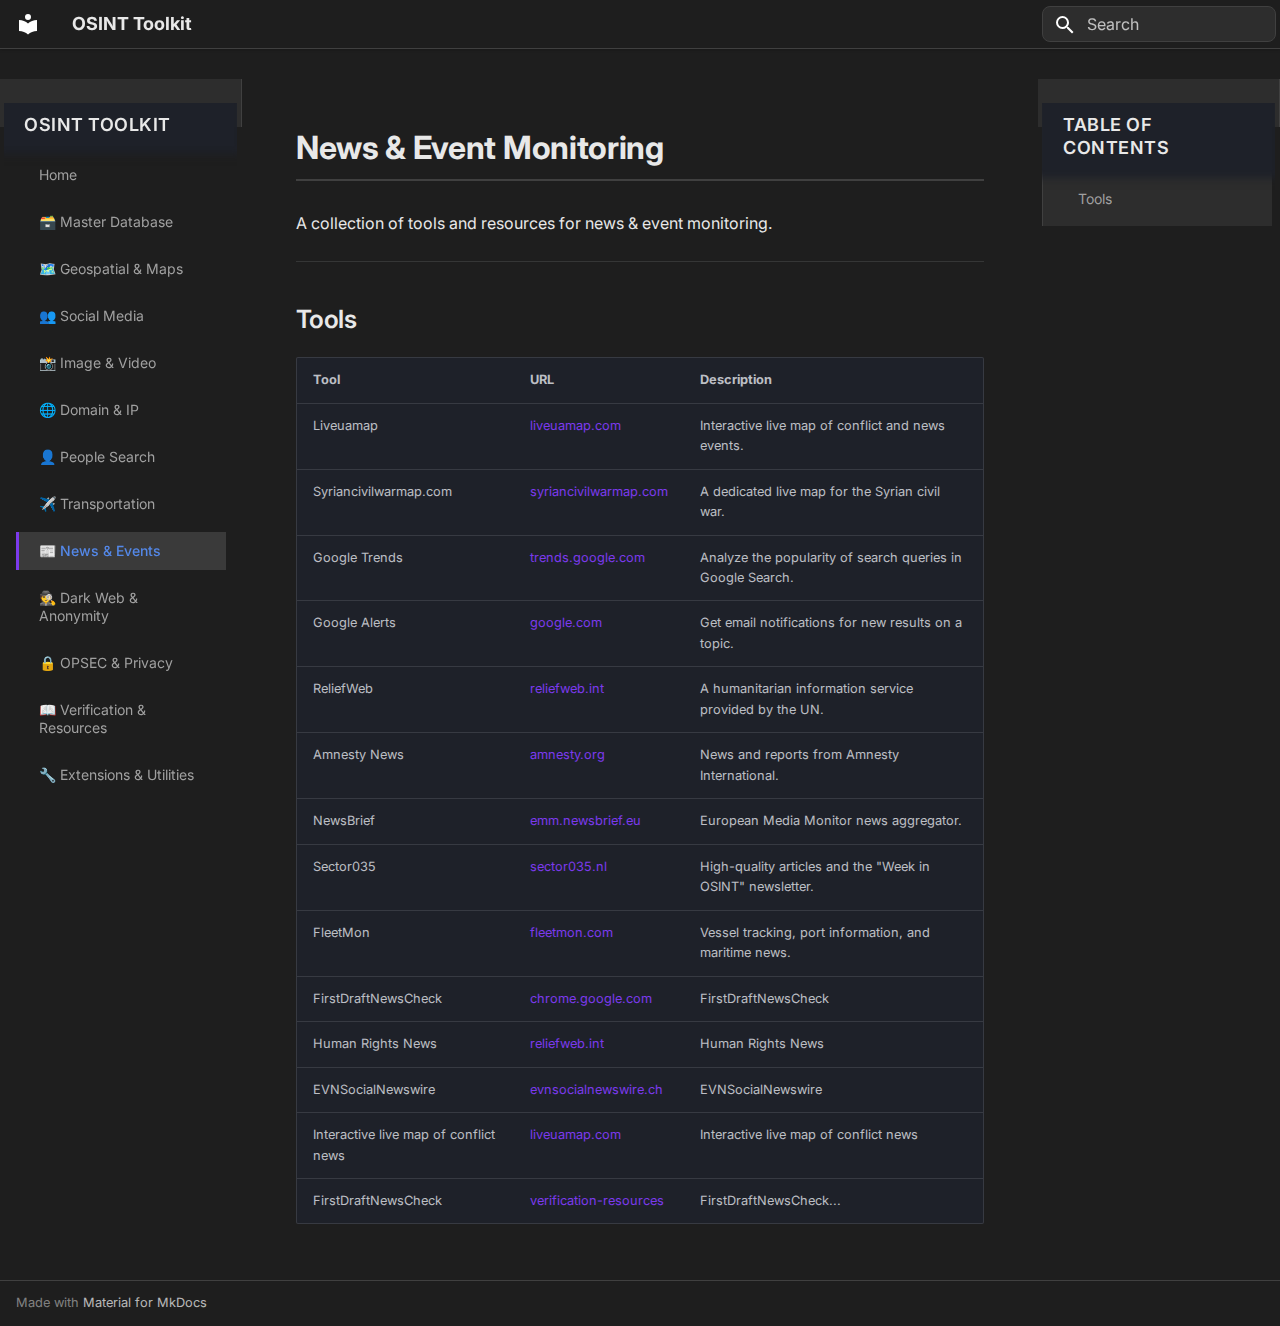
<file: news-monitoring/index.html>
<!doctype html>
<html lang="en" class="no-js">
  <head>
    
      <meta charset="utf-8">
      <meta name="viewport" content="width=device-width,initial-scale=1">
      
        <meta name="description" content="A searchable collection of OSINT tools and resources.">
      
      
        <meta name="author" content="Feiko van Dijk">
      
      
        <link rel="canonical" href="https://feikovandijk.github.io/osint-toolkit/news-monitoring/">
      
      
        <link rel="prev" href="../transportation/">
      
      
        <link rel="next" href="../dark-web/">
      
      
      <link rel="icon" href="../assets/images/favicon.png">
      <meta name="generator" content="mkdocs-1.6.1, mkdocs-material-9.6.20">
    
    
      
        <title>📰 News & Events - OSINT Toolkit</title>
      
    
    
      <link rel="stylesheet" href="../assets/stylesheets/main.e53b48f4.min.css">
      
        
        <link rel="stylesheet" href="../assets/stylesheets/palette.06af60db.min.css">
      
      


    
    
      
    
    
      
        
        
        <link rel="preconnect" href="https://fonts.gstatic.com" crossorigin>
        <link rel="stylesheet" href="https://fonts.googleapis.com/css?family=Inter:300,300i,400,400i,700,700i%7CJetBrains+Mono:400,400i,700,700i&display=fallback">
        <style>:root{--md-text-font:"Inter";--md-code-font:"JetBrains Mono"}</style>
      
    
    
      <link rel="stylesheet" href="../stylesheets/extra.css">
    
    <script>__md_scope=new URL("..",location),__md_hash=e=>[...e].reduce(((e,_)=>(e<<5)-e+_.charCodeAt(0)),0),__md_get=(e,_=localStorage,t=__md_scope)=>JSON.parse(_.getItem(t.pathname+"."+e)),__md_set=(e,_,t=localStorage,a=__md_scope)=>{try{t.setItem(a.pathname+"."+e,JSON.stringify(_))}catch(e){}}</script>
    
      

    
    
    
  </head>
  
  
    
    
    
    
    
    <body dir="ltr" data-md-color-scheme="slate" data-md-color-primary="indigo" data-md-color-accent="indigo">
  
    
    <input class="md-toggle" data-md-toggle="drawer" type="checkbox" id="__drawer" autocomplete="off">
    <input class="md-toggle" data-md-toggle="search" type="checkbox" id="__search" autocomplete="off">
    <label class="md-overlay" for="__drawer"></label>
    <div data-md-component="skip">
      
        
        <a href="#news-event-monitoring" class="md-skip">
          Skip to content
        </a>
      
    </div>
    <div data-md-component="announce">
      
    </div>
    
    
      

  

<header class="md-header md-header--shadow" data-md-component="header">
  <nav class="md-header__inner md-grid" aria-label="Header">
    <a href=".." title="OSINT Toolkit" class="md-header__button md-logo" aria-label="OSINT Toolkit" data-md-component="logo">
      
  
  <svg xmlns="http://www.w3.org/2000/svg" viewBox="0 0 24 24"><path d="M12 8a3 3 0 0 0 3-3 3 3 0 0 0-3-3 3 3 0 0 0-3 3 3 3 0 0 0 3 3m0 3.54C9.64 9.35 6.5 8 3 8v11c3.5 0 6.64 1.35 9 3.54 2.36-2.19 5.5-3.54 9-3.54V8c-3.5 0-6.64 1.35-9 3.54"/></svg>

    </a>
    <label class="md-header__button md-icon" for="__drawer">
      
      <svg xmlns="http://www.w3.org/2000/svg" viewBox="0 0 24 24"><path d="M3 6h18v2H3zm0 5h18v2H3zm0 5h18v2H3z"/></svg>
    </label>
    <div class="md-header__title" data-md-component="header-title">
      <div class="md-header__ellipsis">
        <div class="md-header__topic">
          <span class="md-ellipsis">
            OSINT Toolkit
          </span>
        </div>
        <div class="md-header__topic" data-md-component="header-topic">
          <span class="md-ellipsis">
            
              📰 News & Events
            
          </span>
        </div>
      </div>
    </div>
    
      
    
    
    
    
      
      
        <label class="md-header__button md-icon" for="__search">
          
          <svg xmlns="http://www.w3.org/2000/svg" viewBox="0 0 24 24"><path d="M9.5 3A6.5 6.5 0 0 1 16 9.5c0 1.61-.59 3.09-1.56 4.23l.27.27h.79l5 5-1.5 1.5-5-5v-.79l-.27-.27A6.52 6.52 0 0 1 9.5 16 6.5 6.5 0 0 1 3 9.5 6.5 6.5 0 0 1 9.5 3m0 2C7 5 5 7 5 9.5S7 14 9.5 14 14 12 14 9.5 12 5 9.5 5"/></svg>
        </label>
        <div class="md-search" data-md-component="search" role="dialog">
  <label class="md-search__overlay" for="__search"></label>
  <div class="md-search__inner" role="search">
    <form class="md-search__form" name="search">
      <input type="text" class="md-search__input" name="query" aria-label="Search" placeholder="Search" autocapitalize="off" autocorrect="off" autocomplete="off" spellcheck="false" data-md-component="search-query" required>
      <label class="md-search__icon md-icon" for="__search">
        
        <svg xmlns="http://www.w3.org/2000/svg" viewBox="0 0 24 24"><path d="M9.5 3A6.5 6.5 0 0 1 16 9.5c0 1.61-.59 3.09-1.56 4.23l.27.27h.79l5 5-1.5 1.5-5-5v-.79l-.27-.27A6.52 6.52 0 0 1 9.5 16 6.5 6.5 0 0 1 3 9.5 6.5 6.5 0 0 1 9.5 3m0 2C7 5 5 7 5 9.5S7 14 9.5 14 14 12 14 9.5 12 5 9.5 5"/></svg>
        
        <svg xmlns="http://www.w3.org/2000/svg" viewBox="0 0 24 24"><path d="M20 11v2H8l5.5 5.5-1.42 1.42L4.16 12l7.92-7.92L13.5 5.5 8 11z"/></svg>
      </label>
      <nav class="md-search__options" aria-label="Search">
        
        <button type="reset" class="md-search__icon md-icon" title="Clear" aria-label="Clear" tabindex="-1">
          
          <svg xmlns="http://www.w3.org/2000/svg" viewBox="0 0 24 24"><path d="M19 6.41 17.59 5 12 10.59 6.41 5 5 6.41 10.59 12 5 17.59 6.41 19 12 13.41 17.59 19 19 17.59 13.41 12z"/></svg>
        </button>
      </nav>
      
        <div class="md-search__suggest" data-md-component="search-suggest"></div>
      
    </form>
    <div class="md-search__output">
      <div class="md-search__scrollwrap" tabindex="0" data-md-scrollfix>
        <div class="md-search-result" data-md-component="search-result">
          <div class="md-search-result__meta">
            Initializing search
          </div>
          <ol class="md-search-result__list" role="presentation"></ol>
        </div>
      </div>
    </div>
  </div>
</div>
      
    
    
  </nav>
  
</header>
    
    <div class="md-container" data-md-component="container">
      
      
        
          
        
      
      <main class="md-main" data-md-component="main">
        <div class="md-main__inner md-grid">
          
            
              
              <div class="md-sidebar md-sidebar--primary" data-md-component="sidebar" data-md-type="navigation" >
                <div class="md-sidebar__scrollwrap">
                  <div class="md-sidebar__inner">
                    



<nav class="md-nav md-nav--primary" aria-label="Navigation" data-md-level="0">
  <label class="md-nav__title" for="__drawer">
    <a href=".." title="OSINT Toolkit" class="md-nav__button md-logo" aria-label="OSINT Toolkit" data-md-component="logo">
      
  
  <svg xmlns="http://www.w3.org/2000/svg" viewBox="0 0 24 24"><path d="M12 8a3 3 0 0 0 3-3 3 3 0 0 0-3-3 3 3 0 0 0-3 3 3 3 0 0 0 3 3m0 3.54C9.64 9.35 6.5 8 3 8v11c3.5 0 6.64 1.35 9 3.54 2.36-2.19 5.5-3.54 9-3.54V8c-3.5 0-6.64 1.35-9 3.54"/></svg>

    </a>
    OSINT Toolkit
  </label>
  
  <ul class="md-nav__list" data-md-scrollfix>
    
      
      
  
  
  
  
    <li class="md-nav__item">
      <a href=".." class="md-nav__link">
        
  
  
  <span class="md-ellipsis">
    Home
    
  </span>
  

      </a>
    </li>
  

    
      
      
  
  
  
  
    <li class="md-nav__item">
      <a href="../master-database/" class="md-nav__link">
        
  
  
  <span class="md-ellipsis">
    🗃️ Master Database
    
  </span>
  

      </a>
    </li>
  

    
      
      
  
  
  
  
    <li class="md-nav__item">
      <a href="../geospatial-maps/" class="md-nav__link">
        
  
  
  <span class="md-ellipsis">
    🗺️ Geospatial & Maps
    
  </span>
  

      </a>
    </li>
  

    
      
      
  
  
  
  
    <li class="md-nav__item">
      <a href="../social-media/" class="md-nav__link">
        
  
  
  <span class="md-ellipsis">
    👥 Social Media
    
  </span>
  

      </a>
    </li>
  

    
      
      
  
  
  
  
    <li class="md-nav__item">
      <a href="../image-video/" class="md-nav__link">
        
  
  
  <span class="md-ellipsis">
    📸 Image & Video
    
  </span>
  

      </a>
    </li>
  

    
      
      
  
  
  
  
    <li class="md-nav__item">
      <a href="../domain-ip/" class="md-nav__link">
        
  
  
  <span class="md-ellipsis">
    🌐 Domain & IP
    
  </span>
  

      </a>
    </li>
  

    
      
      
  
  
  
  
    <li class="md-nav__item">
      <a href="../people-search/" class="md-nav__link">
        
  
  
  <span class="md-ellipsis">
    👤 People Search
    
  </span>
  

      </a>
    </li>
  

    
      
      
  
  
  
  
    <li class="md-nav__item">
      <a href="../transportation/" class="md-nav__link">
        
  
  
  <span class="md-ellipsis">
    ✈️ Transportation
    
  </span>
  

      </a>
    </li>
  

    
      
      
  
  
    
  
  
  
    <li class="md-nav__item md-nav__item--active">
      
      <input class="md-nav__toggle md-toggle" type="checkbox" id="__toc">
      
      
        
      
      
        <label class="md-nav__link md-nav__link--active" for="__toc">
          
  
  
  <span class="md-ellipsis">
    📰 News & Events
    
  </span>
  

          <span class="md-nav__icon md-icon"></span>
        </label>
      
      <a href="./" class="md-nav__link md-nav__link--active">
        
  
  
  <span class="md-ellipsis">
    📰 News & Events
    
  </span>
  

      </a>
      
        

<nav class="md-nav md-nav--secondary" aria-label="Table of contents">
  
  
  
    
  
  
    <label class="md-nav__title" for="__toc">
      <span class="md-nav__icon md-icon"></span>
      Table of contents
    </label>
    <ul class="md-nav__list" data-md-component="toc" data-md-scrollfix>
      
        <li class="md-nav__item">
  <a href="#tools" class="md-nav__link">
    <span class="md-ellipsis">
      Tools
    </span>
  </a>
  
</li>
      
    </ul>
  
</nav>
      
    </li>
  

    
      
      
  
  
  
  
    <li class="md-nav__item">
      <a href="../dark-web/" class="md-nav__link">
        
  
  
  <span class="md-ellipsis">
    🕵️ Dark Web & Anonymity
    
  </span>
  

      </a>
    </li>
  

    
      
      
  
  
  
  
    <li class="md-nav__item">
      <a href="../opsec-privacy/" class="md-nav__link">
        
  
  
  <span class="md-ellipsis">
    🔒 OPSEC & Privacy
    
  </span>
  

      </a>
    </li>
  

    
      
      
  
  
  
  
    <li class="md-nav__item">
      <a href="../verification-resources/" class="md-nav__link">
        
  
  
  <span class="md-ellipsis">
    📖 Verification & Resources
    
  </span>
  

      </a>
    </li>
  

    
      
      
  
  
  
  
    <li class="md-nav__item">
      <a href="../extensions-utilities/" class="md-nav__link">
        
  
  
  <span class="md-ellipsis">
    🔧 Extensions & Utilities
    
  </span>
  

      </a>
    </li>
  

    
  </ul>
</nav>
                  </div>
                </div>
              </div>
            
            
              
              <div class="md-sidebar md-sidebar--secondary" data-md-component="sidebar" data-md-type="toc" >
                <div class="md-sidebar__scrollwrap">
                  <div class="md-sidebar__inner">
                    

<nav class="md-nav md-nav--secondary" aria-label="Table of contents">
  
  
  
    
  
  
    <label class="md-nav__title" for="__toc">
      <span class="md-nav__icon md-icon"></span>
      Table of contents
    </label>
    <ul class="md-nav__list" data-md-component="toc" data-md-scrollfix>
      
        <li class="md-nav__item">
  <a href="#tools" class="md-nav__link">
    <span class="md-ellipsis">
      Tools
    </span>
  </a>
  
</li>
      
    </ul>
  
</nav>
                  </div>
                </div>
              </div>
            
          
          
            <div class="md-content" data-md-component="content">
              <article class="md-content__inner md-typeset">
                
                  



<h1 id="news-event-monitoring">News &amp; Event Monitoring</h1>
<p>A collection of tools and resources for news &amp; event monitoring.</p>
<hr />
<h2 id="tools">Tools</h2>
<table>
<thead>
<tr>
<th>Tool</th>
<th>URL</th>
<th>Description</th>
</tr>
</thead>
<tbody>
<tr>
<td>Liveuamap</td>
<td><a href="http://liveuamap.com/">liveuamap.com</a></td>
<td>Interactive live map of conflict and news events.</td>
</tr>
<tr>
<td>Syriancivilwarmap.com</td>
<td><a href="https://syriancivilwarmap.com/">syriancivilwarmap.com</a></td>
<td>A dedicated live map for the Syrian civil war.</td>
</tr>
<tr>
<td>Google Trends</td>
<td><a href="https://trends.google.com/trends/">trends.google.com</a></td>
<td>Analyze the popularity of search queries in Google Search.</td>
</tr>
<tr>
<td>Google Alerts</td>
<td><a href="https://www.google.com/alerts">google.com</a></td>
<td>Get email notifications for new results on a topic.</td>
</tr>
<tr>
<td>ReliefWeb</td>
<td><a href="https://reliefweb.int/">reliefweb.int</a></td>
<td>A humanitarian information service provided by the UN.</td>
</tr>
<tr>
<td>Amnesty News</td>
<td><a href="https://www.amnesty.org/en/latest/news/">amnesty.org</a></td>
<td>News and reports from Amnesty International.</td>
</tr>
<tr>
<td>NewsBrief</td>
<td><a href="https://emm.newsbrief.eu/NewsBrief/clusteredition/en/latest.html">emm.newsbrief.eu</a></td>
<td>European Media Monitor news aggregator.</td>
</tr>
<tr>
<td>Sector035</td>
<td><a href="https://sector035.nl/articles/category:week-in-osint">sector035.nl</a></td>
<td>High-quality articles and the "Week in OSINT" newsletter.</td>
</tr>
<tr>
<td>FleetMon</td>
<td><a href="https://www.fleetmon.com/">fleetmon.com</a></td>
<td>Vessel tracking, port information, and maritime news.</td>
</tr>
<tr>
<td>FirstDraftNewsCheck</td>
<td><a href="https://chrome.google.com/webstore/detail/firstdraftnewscheck/japockpeaaanknlkhagilkgcledilbfk">chrome.google.com</a></td>
<td>FirstDraftNewsCheck</td>
</tr>
<tr>
<td>Human Rights News</td>
<td><a href="https://reliefweb.int/">reliefweb.int</a></td>
<td>Human Rights News</td>
</tr>
<tr>
<td>EVNSocialNewswire</td>
<td><a href="https://www.evnsocialnewswire.ch/">evnsocialnewswire.ch</a></td>
<td>EVNSocialNewswire</td>
</tr>
<tr>
<td>Interactive live map of conflict news</td>
<td><a href="http://liveuamap.com/">liveuamap.com</a></td>
<td>Interactive live map of conflict news</td>
</tr>
<tr>
<td>FirstDraftNewsCheck</td>
<td><a href="verification-resources">verification-resources</a></td>
<td>FirstDraftNewsCheck...</td>
</tr>
</tbody>
</table>












                
              </article>
            </div>
          
          
<script>var target=document.getElementById(location.hash.slice(1));target&&target.name&&(target.checked=target.name.startsWith("__tabbed_"))</script>
        </div>
        
          <button type="button" class="md-top md-icon" data-md-component="top" hidden>
  
  <svg xmlns="http://www.w3.org/2000/svg" viewBox="0 0 24 24"><path d="M13 20h-2V8l-5.5 5.5-1.42-1.42L12 4.16l7.92 7.92-1.42 1.42L13 8z"/></svg>
  Back to top
</button>
        
      </main>
      
        <footer class="md-footer">
  
  <div class="md-footer-meta md-typeset">
    <div class="md-footer-meta__inner md-grid">
      <div class="md-copyright">
  
  
    Made with
    <a href="https://squidfunk.github.io/mkdocs-material/" target="_blank" rel="noopener">
      Material for MkDocs
    </a>
  
</div>
      
    </div>
  </div>
</footer>
      
    </div>
    <div class="md-dialog" data-md-component="dialog">
      <div class="md-dialog__inner md-typeset"></div>
    </div>
    
    
    
      
      <script id="__config" type="application/json">{"base": "..", "features": ["navigation.sections", "navigation.expand", "navigation.path", "navigation.top", "search.suggest", "search.highlight", "content.code.copy", "content.code.annotate"], "search": "../assets/javascripts/workers/search.973d3a69.min.js", "tags": null, "translations": {"clipboard.copied": "Copied to clipboard", "clipboard.copy": "Copy to clipboard", "search.result.more.one": "1 more on this page", "search.result.more.other": "# more on this page", "search.result.none": "No matching documents", "search.result.one": "1 matching document", "search.result.other": "# matching documents", "search.result.placeholder": "Type to start searching", "search.result.term.missing": "Missing", "select.version": "Select version"}, "version": null}</script>
    
    
      <script src="../assets/javascripts/bundle.f55a23d4.min.js"></script>
      
    
  </body>
</html>
</file>
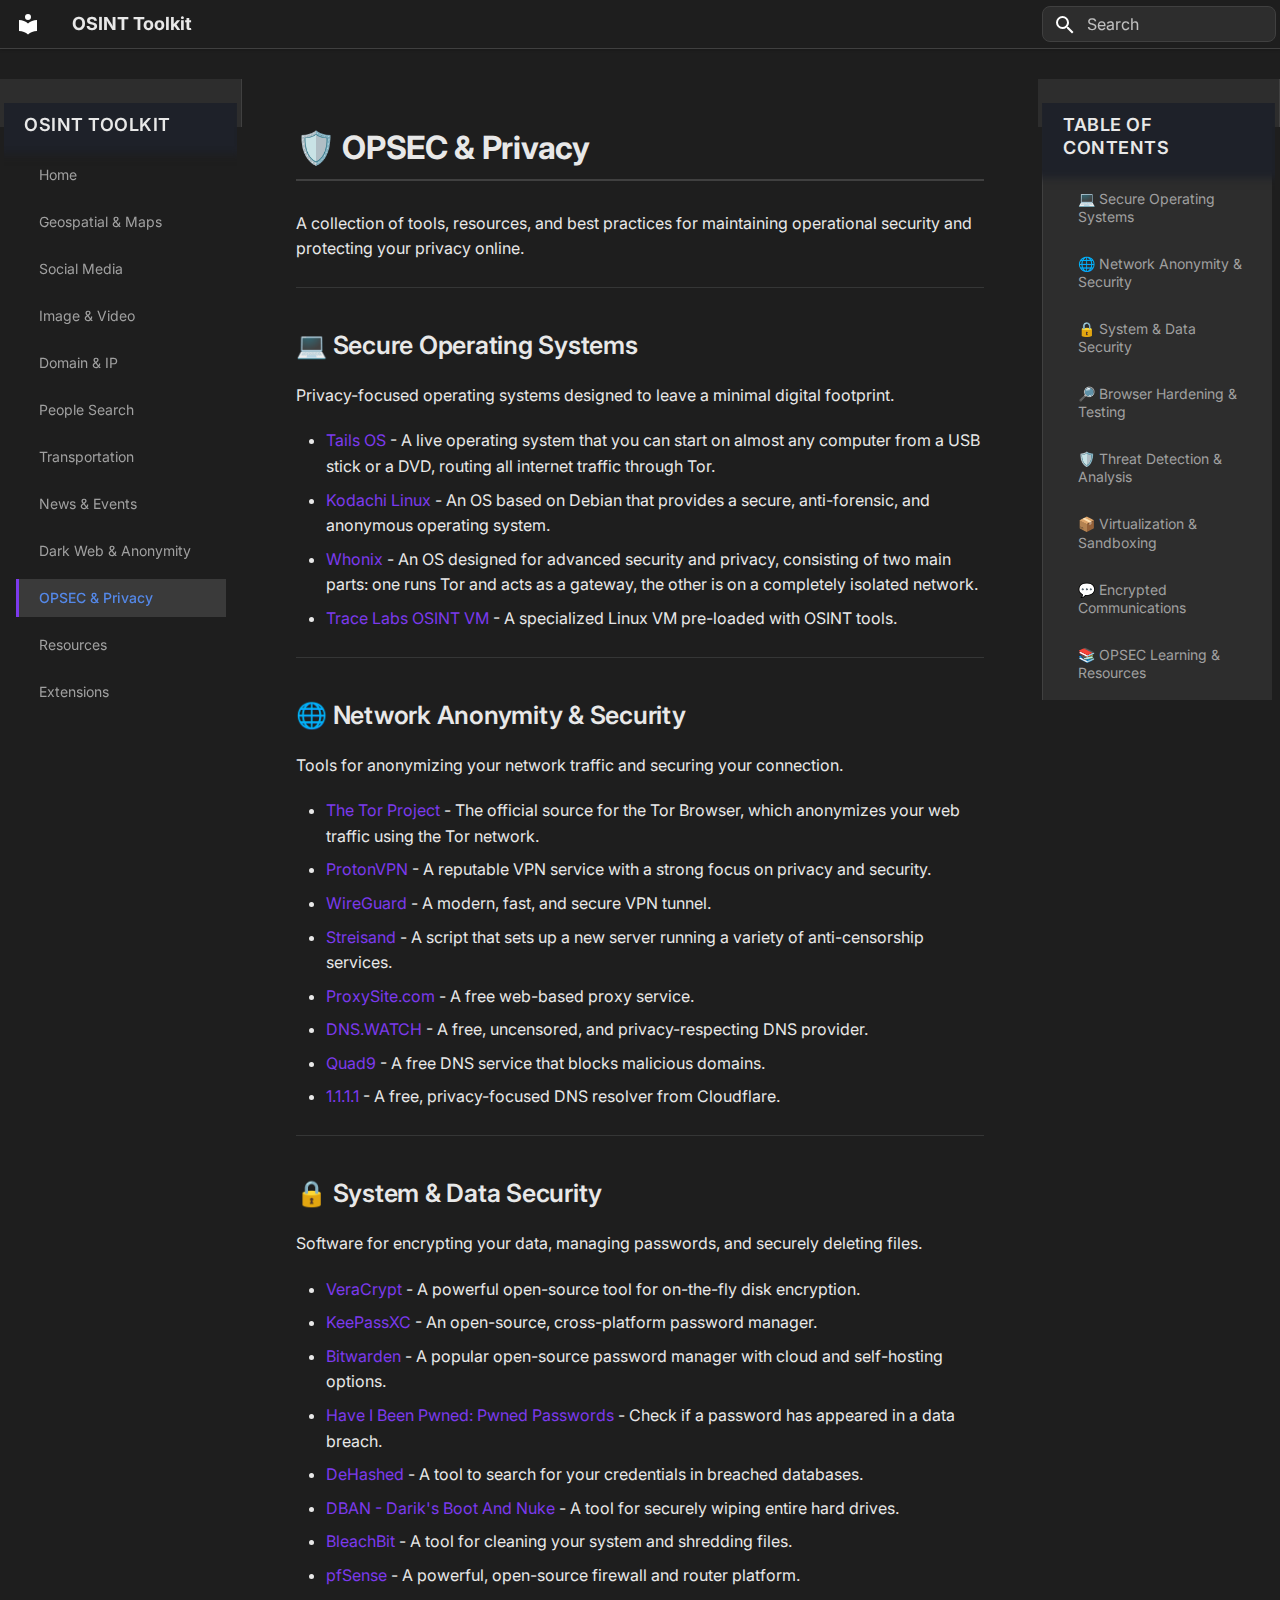
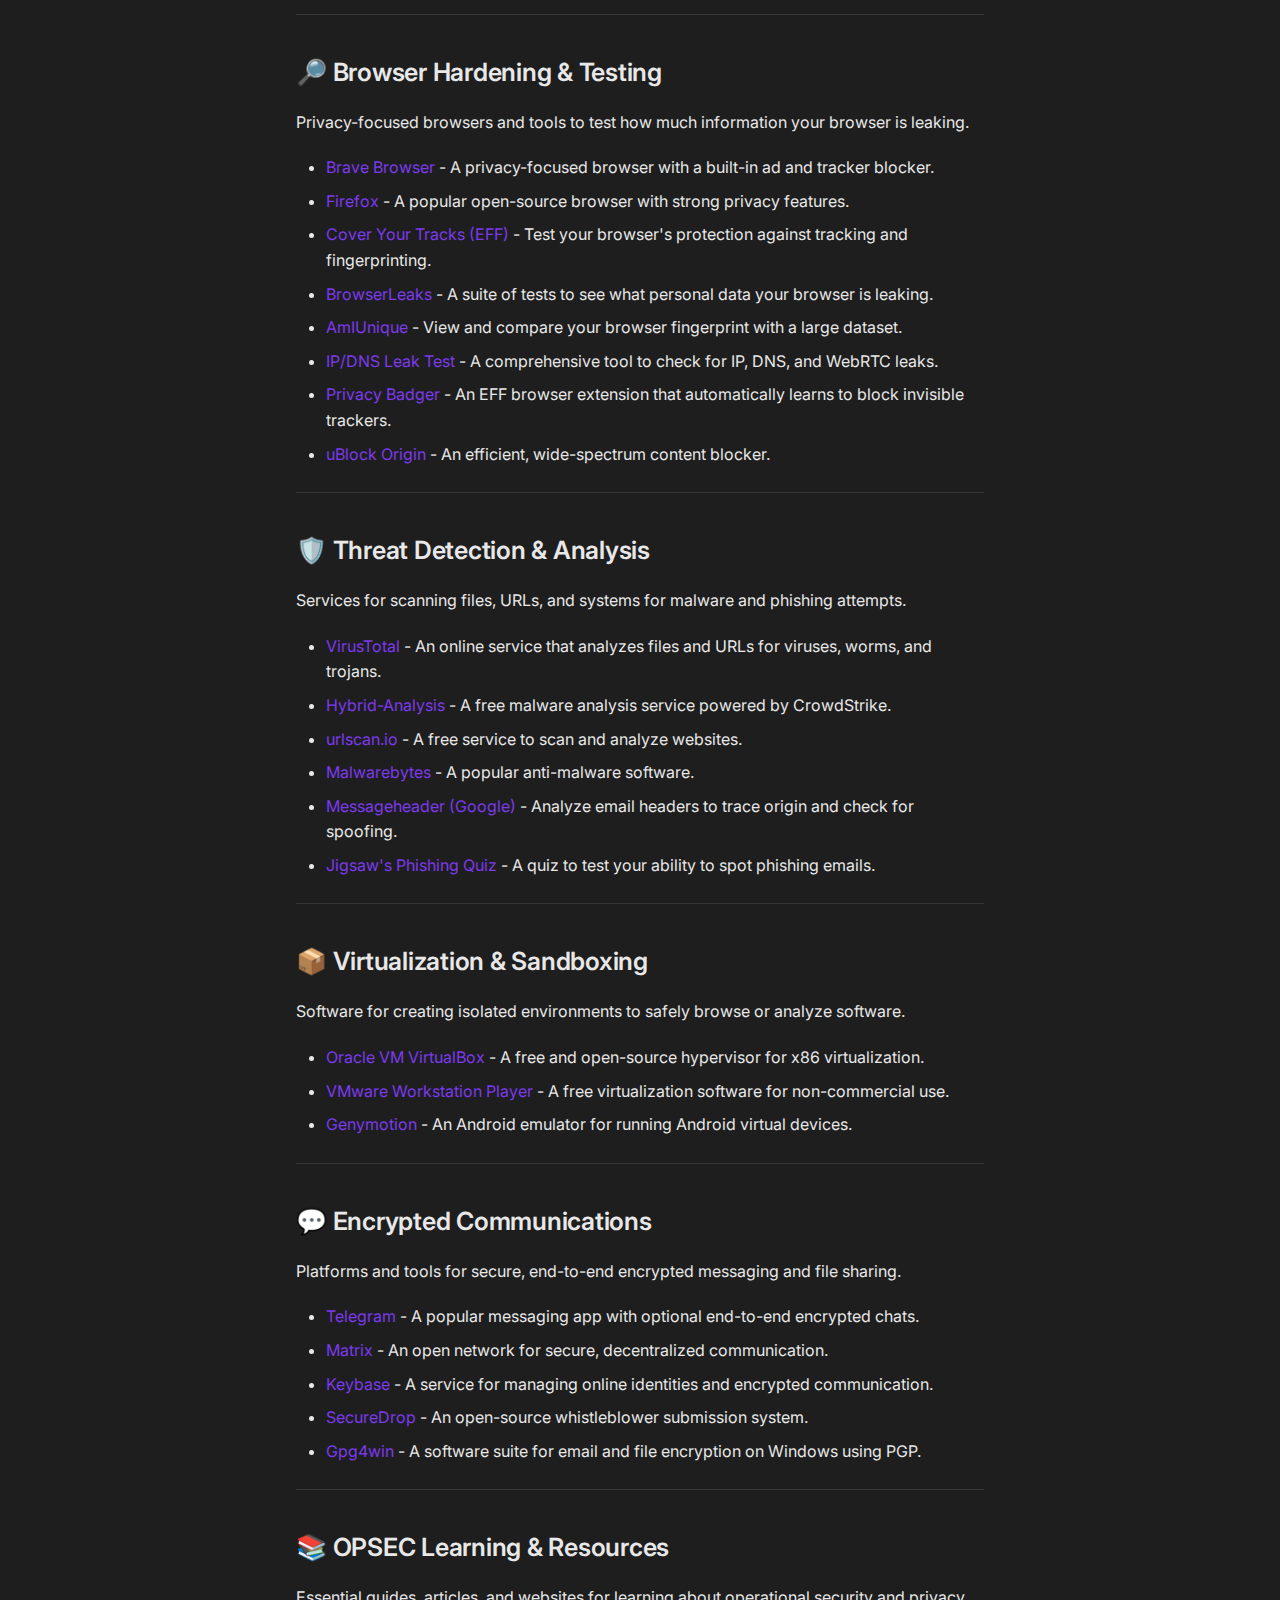
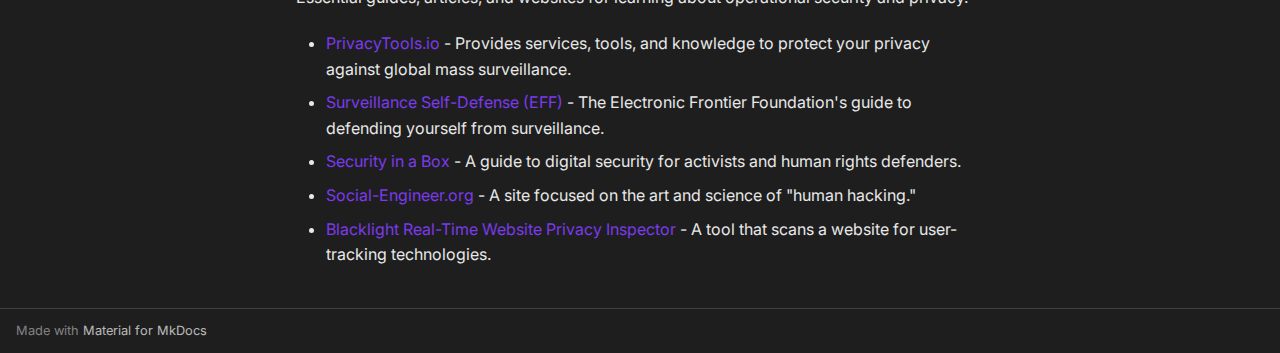
<file: opsec-privacy/index.html>
<!doctype html>
<html lang="en" class="no-js">
  <head>
    
      <meta charset="utf-8">
      <meta name="viewport" content="width=device-width,initial-scale=1">
      
        <meta name="description" content="A searchable collection of OSINT tools and resources.">
      
      
        <meta name="author" content="Feiko van Dijk">
      
      
        <link rel="canonical" href="https://feikovandijk.github.io/osint-toolkit/opsec-privacy/">
      
      
        <link rel="prev" href="../dark-web/">
      
      
        <link rel="next" href="../verification-resources/">
      
      
      <link rel="icon" href="../assets/images/favicon.png">
      <meta name="generator" content="mkdocs-1.6.1, mkdocs-material-9.6.20">
    
    
      
        <title>OPSEC & Privacy - OSINT Toolkit</title>
      
    
    
      <link rel="stylesheet" href="../assets/stylesheets/main.e53b48f4.min.css">
      
        
        <link rel="stylesheet" href="../assets/stylesheets/palette.06af60db.min.css">
      
      


    
    
      
    
    
      
        
        
        <link rel="preconnect" href="https://fonts.gstatic.com" crossorigin>
        <link rel="stylesheet" href="https://fonts.googleapis.com/css?family=Inter:300,300i,400,400i,700,700i%7CJetBrains+Mono:400,400i,700,700i&display=fallback">
        <style>:root{--md-text-font:"Inter";--md-code-font:"JetBrains Mono"}</style>
      
    
    
      <link rel="stylesheet" href="../stylesheets/extra.css">
    
    <script>__md_scope=new URL("..",location),__md_hash=e=>[...e].reduce(((e,_)=>(e<<5)-e+_.charCodeAt(0)),0),__md_get=(e,_=localStorage,t=__md_scope)=>JSON.parse(_.getItem(t.pathname+"."+e)),__md_set=(e,_,t=localStorage,a=__md_scope)=>{try{t.setItem(a.pathname+"."+e,JSON.stringify(_))}catch(e){}}</script>
    
      

    
    
    
  </head>
  
  
    
    
    
    
    
    <body dir="ltr" data-md-color-scheme="slate" data-md-color-primary="indigo" data-md-color-accent="indigo">
  
    
    <input class="md-toggle" data-md-toggle="drawer" type="checkbox" id="__drawer" autocomplete="off">
    <input class="md-toggle" data-md-toggle="search" type="checkbox" id="__search" autocomplete="off">
    <label class="md-overlay" for="__drawer"></label>
    <div data-md-component="skip">
      
        
        <a href="#opsec-privacy" class="md-skip">
          Skip to content
        </a>
      
    </div>
    <div data-md-component="announce">
      
    </div>
    
    
      

  

<header class="md-header md-header--shadow" data-md-component="header">
  <nav class="md-header__inner md-grid" aria-label="Header">
    <a href=".." title="OSINT Toolkit" class="md-header__button md-logo" aria-label="OSINT Toolkit" data-md-component="logo">
      
  
  <svg xmlns="http://www.w3.org/2000/svg" viewBox="0 0 24 24"><path d="M12 8a3 3 0 0 0 3-3 3 3 0 0 0-3-3 3 3 0 0 0-3 3 3 3 0 0 0 3 3m0 3.54C9.64 9.35 6.5 8 3 8v11c3.5 0 6.64 1.35 9 3.54 2.36-2.19 5.5-3.54 9-3.54V8c-3.5 0-6.64 1.35-9 3.54"/></svg>

    </a>
    <label class="md-header__button md-icon" for="__drawer">
      
      <svg xmlns="http://www.w3.org/2000/svg" viewBox="0 0 24 24"><path d="M3 6h18v2H3zm0 5h18v2H3zm0 5h18v2H3z"/></svg>
    </label>
    <div class="md-header__title" data-md-component="header-title">
      <div class="md-header__ellipsis">
        <div class="md-header__topic">
          <span class="md-ellipsis">
            OSINT Toolkit
          </span>
        </div>
        <div class="md-header__topic" data-md-component="header-topic">
          <span class="md-ellipsis">
            
              OPSEC & Privacy
            
          </span>
        </div>
      </div>
    </div>
    
      
    
    
    
    
      
      
        <label class="md-header__button md-icon" for="__search">
          
          <svg xmlns="http://www.w3.org/2000/svg" viewBox="0 0 24 24"><path d="M9.5 3A6.5 6.5 0 0 1 16 9.5c0 1.61-.59 3.09-1.56 4.23l.27.27h.79l5 5-1.5 1.5-5-5v-.79l-.27-.27A6.52 6.52 0 0 1 9.5 16 6.5 6.5 0 0 1 3 9.5 6.5 6.5 0 0 1 9.5 3m0 2C7 5 5 7 5 9.5S7 14 9.5 14 14 12 14 9.5 12 5 9.5 5"/></svg>
        </label>
        <div class="md-search" data-md-component="search" role="dialog">
  <label class="md-search__overlay" for="__search"></label>
  <div class="md-search__inner" role="search">
    <form class="md-search__form" name="search">
      <input type="text" class="md-search__input" name="query" aria-label="Search" placeholder="Search" autocapitalize="off" autocorrect="off" autocomplete="off" spellcheck="false" data-md-component="search-query" required>
      <label class="md-search__icon md-icon" for="__search">
        
        <svg xmlns="http://www.w3.org/2000/svg" viewBox="0 0 24 24"><path d="M9.5 3A6.5 6.5 0 0 1 16 9.5c0 1.61-.59 3.09-1.56 4.23l.27.27h.79l5 5-1.5 1.5-5-5v-.79l-.27-.27A6.52 6.52 0 0 1 9.5 16 6.5 6.5 0 0 1 3 9.5 6.5 6.5 0 0 1 9.5 3m0 2C7 5 5 7 5 9.5S7 14 9.5 14 14 12 14 9.5 12 5 9.5 5"/></svg>
        
        <svg xmlns="http://www.w3.org/2000/svg" viewBox="0 0 24 24"><path d="M20 11v2H8l5.5 5.5-1.42 1.42L4.16 12l7.92-7.92L13.5 5.5 8 11z"/></svg>
      </label>
      <nav class="md-search__options" aria-label="Search">
        
        <button type="reset" class="md-search__icon md-icon" title="Clear" aria-label="Clear" tabindex="-1">
          
          <svg xmlns="http://www.w3.org/2000/svg" viewBox="0 0 24 24"><path d="M19 6.41 17.59 5 12 10.59 6.41 5 5 6.41 10.59 12 5 17.59 6.41 19 12 13.41 17.59 19 19 17.59 13.41 12z"/></svg>
        </button>
      </nav>
      
        <div class="md-search__suggest" data-md-component="search-suggest"></div>
      
    </form>
    <div class="md-search__output">
      <div class="md-search__scrollwrap" tabindex="0" data-md-scrollfix>
        <div class="md-search-result" data-md-component="search-result">
          <div class="md-search-result__meta">
            Initializing search
          </div>
          <ol class="md-search-result__list" role="presentation"></ol>
        </div>
      </div>
    </div>
  </div>
</div>
      
    
    
  </nav>
  
</header>
    
    <div class="md-container" data-md-component="container">
      
      
        
          
        
      
      <main class="md-main" data-md-component="main">
        <div class="md-main__inner md-grid">
          
            
              
              <div class="md-sidebar md-sidebar--primary" data-md-component="sidebar" data-md-type="navigation" >
                <div class="md-sidebar__scrollwrap">
                  <div class="md-sidebar__inner">
                    



<nav class="md-nav md-nav--primary" aria-label="Navigation" data-md-level="0">
  <label class="md-nav__title" for="__drawer">
    <a href=".." title="OSINT Toolkit" class="md-nav__button md-logo" aria-label="OSINT Toolkit" data-md-component="logo">
      
  
  <svg xmlns="http://www.w3.org/2000/svg" viewBox="0 0 24 24"><path d="M12 8a3 3 0 0 0 3-3 3 3 0 0 0-3-3 3 3 0 0 0-3 3 3 3 0 0 0 3 3m0 3.54C9.64 9.35 6.5 8 3 8v11c3.5 0 6.64 1.35 9 3.54 2.36-2.19 5.5-3.54 9-3.54V8c-3.5 0-6.64 1.35-9 3.54"/></svg>

    </a>
    OSINT Toolkit
  </label>
  
  <ul class="md-nav__list" data-md-scrollfix>
    
      
      
  
  
  
  
    <li class="md-nav__item">
      <a href=".." class="md-nav__link">
        
  
  
  <span class="md-ellipsis">
    Home
    
  </span>
  

      </a>
    </li>
  

    
      
      
  
  
  
  
    <li class="md-nav__item">
      <a href="../geospatial-maps/" class="md-nav__link">
        
  
  
  <span class="md-ellipsis">
    Geospatial & Maps
    
  </span>
  

      </a>
    </li>
  

    
      
      
  
  
  
  
    <li class="md-nav__item">
      <a href="../social-media/" class="md-nav__link">
        
  
  
  <span class="md-ellipsis">
    Social Media
    
  </span>
  

      </a>
    </li>
  

    
      
      
  
  
  
  
    <li class="md-nav__item">
      <a href="../image-video/" class="md-nav__link">
        
  
  
  <span class="md-ellipsis">
    Image & Video
    
  </span>
  

      </a>
    </li>
  

    
      
      
  
  
  
  
    <li class="md-nav__item">
      <a href="../domain-ip/" class="md-nav__link">
        
  
  
  <span class="md-ellipsis">
    Domain & IP
    
  </span>
  

      </a>
    </li>
  

    
      
      
  
  
  
  
    <li class="md-nav__item">
      <a href="../people-search/" class="md-nav__link">
        
  
  
  <span class="md-ellipsis">
    People Search
    
  </span>
  

      </a>
    </li>
  

    
      
      
  
  
  
  
    <li class="md-nav__item">
      <a href="../transportation/" class="md-nav__link">
        
  
  
  <span class="md-ellipsis">
    Transportation
    
  </span>
  

      </a>
    </li>
  

    
      
      
  
  
  
  
    <li class="md-nav__item">
      <a href="../news-monitoring/" class="md-nav__link">
        
  
  
  <span class="md-ellipsis">
    News & Events
    
  </span>
  

      </a>
    </li>
  

    
      
      
  
  
  
  
    <li class="md-nav__item">
      <a href="../dark-web/" class="md-nav__link">
        
  
  
  <span class="md-ellipsis">
    Dark Web & Anonymity
    
  </span>
  

      </a>
    </li>
  

    
      
      
  
  
    
  
  
  
    <li class="md-nav__item md-nav__item--active">
      
      <input class="md-nav__toggle md-toggle" type="checkbox" id="__toc">
      
      
        
      
      
        <label class="md-nav__link md-nav__link--active" for="__toc">
          
  
  
  <span class="md-ellipsis">
    OPSEC & Privacy
    
  </span>
  

          <span class="md-nav__icon md-icon"></span>
        </label>
      
      <a href="./" class="md-nav__link md-nav__link--active">
        
  
  
  <span class="md-ellipsis">
    OPSEC & Privacy
    
  </span>
  

      </a>
      
        

<nav class="md-nav md-nav--secondary" aria-label="Table of contents">
  
  
  
    
  
  
    <label class="md-nav__title" for="__toc">
      <span class="md-nav__icon md-icon"></span>
      Table of contents
    </label>
    <ul class="md-nav__list" data-md-component="toc" data-md-scrollfix>
      
        <li class="md-nav__item">
  <a href="#secure-operating-systems" class="md-nav__link">
    <span class="md-ellipsis">
      💻 Secure Operating Systems
    </span>
  </a>
  
</li>
      
        <li class="md-nav__item">
  <a href="#network-anonymity-security" class="md-nav__link">
    <span class="md-ellipsis">
      🌐 Network Anonymity &amp; Security
    </span>
  </a>
  
</li>
      
        <li class="md-nav__item">
  <a href="#system-data-security" class="md-nav__link">
    <span class="md-ellipsis">
      🔒 System &amp; Data Security
    </span>
  </a>
  
</li>
      
        <li class="md-nav__item">
  <a href="#browser-hardening-testing" class="md-nav__link">
    <span class="md-ellipsis">
      🔎 Browser Hardening &amp; Testing
    </span>
  </a>
  
</li>
      
        <li class="md-nav__item">
  <a href="#threat-detection-analysis" class="md-nav__link">
    <span class="md-ellipsis">
      🛡️ Threat Detection &amp; Analysis
    </span>
  </a>
  
</li>
      
        <li class="md-nav__item">
  <a href="#virtualization-sandboxing" class="md-nav__link">
    <span class="md-ellipsis">
      📦 Virtualization &amp; Sandboxing
    </span>
  </a>
  
</li>
      
        <li class="md-nav__item">
  <a href="#encrypted-communications" class="md-nav__link">
    <span class="md-ellipsis">
      💬 Encrypted Communications
    </span>
  </a>
  
</li>
      
        <li class="md-nav__item">
  <a href="#opsec-learning-resources" class="md-nav__link">
    <span class="md-ellipsis">
      📚 OPSEC Learning &amp; Resources
    </span>
  </a>
  
</li>
      
    </ul>
  
</nav>
      
    </li>
  

    
      
      
  
  
  
  
    <li class="md-nav__item">
      <a href="../verification-resources/" class="md-nav__link">
        
  
  
  <span class="md-ellipsis">
    Resources
    
  </span>
  

      </a>
    </li>
  

    
      
      
  
  
  
  
    <li class="md-nav__item">
      <a href="../extensions-utilities/" class="md-nav__link">
        
  
  
  <span class="md-ellipsis">
    Extensions
    
  </span>
  

      </a>
    </li>
  

    
  </ul>
</nav>
                  </div>
                </div>
              </div>
            
            
              
              <div class="md-sidebar md-sidebar--secondary" data-md-component="sidebar" data-md-type="toc" >
                <div class="md-sidebar__scrollwrap">
                  <div class="md-sidebar__inner">
                    

<nav class="md-nav md-nav--secondary" aria-label="Table of contents">
  
  
  
    
  
  
    <label class="md-nav__title" for="__toc">
      <span class="md-nav__icon md-icon"></span>
      Table of contents
    </label>
    <ul class="md-nav__list" data-md-component="toc" data-md-scrollfix>
      
        <li class="md-nav__item">
  <a href="#secure-operating-systems" class="md-nav__link">
    <span class="md-ellipsis">
      💻 Secure Operating Systems
    </span>
  </a>
  
</li>
      
        <li class="md-nav__item">
  <a href="#network-anonymity-security" class="md-nav__link">
    <span class="md-ellipsis">
      🌐 Network Anonymity &amp; Security
    </span>
  </a>
  
</li>
      
        <li class="md-nav__item">
  <a href="#system-data-security" class="md-nav__link">
    <span class="md-ellipsis">
      🔒 System &amp; Data Security
    </span>
  </a>
  
</li>
      
        <li class="md-nav__item">
  <a href="#browser-hardening-testing" class="md-nav__link">
    <span class="md-ellipsis">
      🔎 Browser Hardening &amp; Testing
    </span>
  </a>
  
</li>
      
        <li class="md-nav__item">
  <a href="#threat-detection-analysis" class="md-nav__link">
    <span class="md-ellipsis">
      🛡️ Threat Detection &amp; Analysis
    </span>
  </a>
  
</li>
      
        <li class="md-nav__item">
  <a href="#virtualization-sandboxing" class="md-nav__link">
    <span class="md-ellipsis">
      📦 Virtualization &amp; Sandboxing
    </span>
  </a>
  
</li>
      
        <li class="md-nav__item">
  <a href="#encrypted-communications" class="md-nav__link">
    <span class="md-ellipsis">
      💬 Encrypted Communications
    </span>
  </a>
  
</li>
      
        <li class="md-nav__item">
  <a href="#opsec-learning-resources" class="md-nav__link">
    <span class="md-ellipsis">
      📚 OPSEC Learning &amp; Resources
    </span>
  </a>
  
</li>
      
    </ul>
  
</nav>
                  </div>
                </div>
              </div>
            
          
          
            <div class="md-content" data-md-component="content">
              <article class="md-content__inner md-typeset">
                
                  



<h1 id="opsec-privacy">🛡️ OPSEC &amp; Privacy</h1>
<p>A collection of tools, resources, and best practices for maintaining operational security and protecting your privacy online.</p>
<hr />
<h2 id="secure-operating-systems">💻 Secure Operating Systems</h2>
<p>Privacy-focused operating systems designed to leave a minimal digital footprint.</p>
<ul>
<li><a href="https://tails.boum.org/">Tails OS</a> - A live operating system that you can start on almost any computer from a USB stick or a DVD, routing all internet traffic through Tor.</li>
<li><a href="https://www.digi77.com/">Kodachi Linux</a> - An OS based on Debian that provides a secure, anti-forensic, and anonymous operating system.</li>
<li><a href="https://www.whonix.org/wiki/Comparison_Of_Tor_with_CGI_Proxies,_Proxy_Chains,_and_VPN_Services">Whonix</a> - An OS designed for advanced security and privacy, consisting of two main parts: one runs Tor and acts as a gateway, the other is on a completely isolated network.</li>
<li><a href="https://tracelabs.org/initiatives/osint-vm">Trace Labs OSINT VM</a> - A specialized Linux VM pre-loaded with OSINT tools.</li>
</ul>
<hr />
<h2 id="network-anonymity-security">🌐 Network Anonymity &amp; Security</h2>
<p>Tools for anonymizing your network traffic and securing your connection.</p>
<ul>
<li><a href="https://www.torproject.org/">The Tor Project</a> - The official source for the Tor Browser, which anonymizes your web traffic using the Tor network.</li>
<li><a href="https://protonvpn.com/">ProtonVPN</a> - A reputable VPN service with a strong focus on privacy and security.</li>
<li><a href="https://www.wireguard.com/">WireGuard</a> - A modern, fast, and secure VPN tunnel.</li>
<li><a href="https://github.com/StreisandEffect/streisand">Streisand</a> - A script that sets up a new server running a variety of anti-censorship services.</li>
<li><a href="https://www.proxysite.com/">ProxySite.com</a> - A free web-based proxy service.</li>
<li><a href="https://dns.watch/index">DNS.WATCH</a> - A free, uncensored, and privacy-respecting DNS provider.</li>
<li><a href="https://www.quad9.net/">Quad9</a> - A free DNS service that blocks malicious domains.</li>
<li><a href="https://1.1.1.1/dns/">1.1.1.1</a> - A free, privacy-focused DNS resolver from Cloudflare.</li>
</ul>
<hr />
<h2 id="system-data-security">🔒 System &amp; Data Security</h2>
<p>Software for encrypting your data, managing passwords, and securely deleting files.</p>
<ul>
<li><a href="https://www.veracrypt.fr/en/Home.html">VeraCrypt</a> - A powerful open-source tool for on-the-fly disk encryption.</li>
<li><a href="https://keepassxc.org/">KeePassXC</a> - An open-source, cross-platform password manager.</li>
<li><a href="https://bitwarden.com/">Bitwarden</a> - A popular open-source password manager with cloud and self-hosting options.</li>
<li><a href="https://haveibeenpwned.com/Passwords">Have I Been Pwned: Pwned Passwords</a> - Check if a password has appeared in a data breach.</li>
<li><a href="https://www.dehashed.com/">DeHashed</a> - A tool to search for your credentials in breached databases.</li>
<li><a href="https://dban.org/">DBAN - Darik's Boot And Nuke</a> - A tool for securely wiping entire hard drives.</li>
<li><a href="https://www.bleachbit.org/">BleachBit</a> - A tool for cleaning your system and shredding files.</li>
<li><a href="https://www.pfsense.org/">pfSense</a> - A powerful, open-source firewall and router platform.</li>
</ul>
<hr />
<h2 id="browser-hardening-testing">🔎 Browser Hardening &amp; Testing</h2>
<p>Privacy-focused browsers and tools to test how much information your browser is leaking.</p>
<ul>
<li><a href="https://brave.com/">Brave Browser</a> - A privacy-focused browser with a built-in ad and tracker blocker.</li>
<li><a href="https://www.mozilla.org/nb-NO/">Firefox</a> - A popular open-source browser with strong privacy features.</li>
<li><a href="https://coveryourtracks.eff.org/">Cover Your Tracks (EFF)</a> - Test your browser's protection against tracking and fingerprinting.</li>
<li><a href="https://browserleaks.com/">BrowserLeaks</a> - A suite of tests to see what personal data your browser is leaking.</li>
<li><a href="https://amiunique.org/">AmIUnique</a> - View and compare your browser fingerprint with a large dataset.</li>
<li><a href="https://ipleak.net/">IP/DNS Leak Test</a> - A comprehensive tool to check for IP, DNS, and WebRTC leaks.</li>
<li><a href="https://privacybadger.org/">Privacy Badger</a> - An EFF browser extension that automatically learns to block invisible trackers.</li>
<li><a href="https://github.com/gorhill/uBlock#ublock-origin">uBlock Origin</a> - An efficient, wide-spectrum content blocker.</li>
</ul>
<hr />
<h2 id="threat-detection-analysis">🛡️ Threat Detection &amp; Analysis</h2>
<p>Services for scanning files, URLs, and systems for malware and phishing attempts.</p>
<ul>
<li><a href="https://www.virustotal.com/gui/">VirusTotal</a> - An online service that analyzes files and URLs for viruses, worms, and trojans.</li>
<li><a href="https://www.hybrid-analysis.com/">Hybrid-Analysis</a> - A free malware analysis service powered by CrowdStrike.</li>
<li><a href="https://urlscan.io/">urlscan.io</a> - A free service to scan and analyze websites.</li>
<li><a href="https://www.malwarebytes.com/">Malwarebytes</a> - A popular anti-malware software.</li>
<li><a href="https://toolbox.googleapps.com/apps/messageheader/">Messageheader (Google)</a> - Analyze email headers to trace origin and check for spoofing.</li>
<li><a href="https://phishingquiz.withgoogle.com/">Jigsaw's Phishing Quiz</a> - A quiz to test your ability to spot phishing emails.</li>
</ul>
<hr />
<h2 id="virtualization-sandboxing">📦 Virtualization &amp; Sandboxing</h2>
<p>Software for creating isolated environments to safely browse or analyze software.</p>
<ul>
<li><a href="https://www.oracle.com/virtualization/virtualbox/">Oracle VM VirtualBox</a> - A free and open-source hypervisor for x86 virtualization.</li>
<li><a href="https://www.vmware.com/products/workstation-player.html">VMware Workstation Player</a> - A free virtualization software for non-commercial use.</li>
<li><a href="https://www.genymotion.com/">Genymotion</a> - An Android emulator for running Android virtual devices.</li>
</ul>
<hr />
<h2 id="encrypted-communications">💬 Encrypted Communications</h2>
<p>Platforms and tools for secure, end-to-end encrypted messaging and file sharing.</p>
<ul>
<li><a href="https://web.telegram.org/#/login">Telegram</a> - A popular messaging app with optional end-to-end encrypted chats.</li>
<li><a href="https://matrix.org/">Matrix</a> - An open network for secure, decentralized communication.</li>
<li><a href="https://keybase.io/">Keybase</a> - A service for managing online identities and encrypted communication.</li>
<li><a href="https://securedrop.org/">SecureDrop</a> - An open-source whistleblower submission system.</li>
<li><a href="https://gpg4win.org/index.html">Gpg4win</a> - A software suite for email and file encryption on Windows using PGP.</li>
</ul>
<hr />
<h2 id="opsec-learning-resources">📚 OPSEC Learning &amp; Resources</h2>
<p>Essential guides, articles, and websites for learning about operational security and privacy.</p>
<ul>
<li><a href="https://www.privacytools.io/">PrivacyTools.io</a> - Provides services, tools, and knowledge to protect your privacy against global mass surveillance.</li>
<li><a href="https://ssd.eff.org/en">Surveillance Self-Defense (EFF)</a> - The Electronic Frontier Foundation's guide to defending yourself from surveillance.</li>
<li><a href="https://securityinabox.org/en/">Security in a Box</a> - A guide to digital security for activists and human rights defenders.</li>
<li><a href="https://www.social-engineer.org/">Social-Engineer.org</a> - A site focused on the art and science of "human hacking."</li>
<li><a href="https://themarkup.org/series/blacklight">Blacklight Real-Time Website Privacy Inspector</a> - A tool that scans a website for user-tracking technologies.</li>
</ul>












                
              </article>
            </div>
          
          
<script>var target=document.getElementById(location.hash.slice(1));target&&target.name&&(target.checked=target.name.startsWith("__tabbed_"))</script>
        </div>
        
          <button type="button" class="md-top md-icon" data-md-component="top" hidden>
  
  <svg xmlns="http://www.w3.org/2000/svg" viewBox="0 0 24 24"><path d="M13 20h-2V8l-5.5 5.5-1.42-1.42L12 4.16l7.92 7.92-1.42 1.42L13 8z"/></svg>
  Back to top
</button>
        
      </main>
      
        <footer class="md-footer">
  
  <div class="md-footer-meta md-typeset">
    <div class="md-footer-meta__inner md-grid">
      <div class="md-copyright">
  
  
    Made with
    <a href="https://squidfunk.github.io/mkdocs-material/" target="_blank" rel="noopener">
      Material for MkDocs
    </a>
  
</div>
      
    </div>
  </div>
</footer>
      
    </div>
    <div class="md-dialog" data-md-component="dialog">
      <div class="md-dialog__inner md-typeset"></div>
    </div>
    
    
    
      
      <script id="__config" type="application/json">{"base": "..", "features": ["navigation.sections", "navigation.expand", "navigation.path", "navigation.top", "search.suggest", "search.highlight", "content.code.copy", "content.code.annotate"], "search": "../assets/javascripts/workers/search.973d3a69.min.js", "tags": null, "translations": {"clipboard.copied": "Copied to clipboard", "clipboard.copy": "Copy to clipboard", "search.result.more.one": "1 more on this page", "search.result.more.other": "# more on this page", "search.result.none": "No matching documents", "search.result.one": "1 matching document", "search.result.other": "# matching documents", "search.result.placeholder": "Type to start searching", "search.result.term.missing": "Missing", "select.version": "Select version"}, "version": null}</script>
    
    
      <script src="../assets/javascripts/bundle.f55a23d4.min.js"></script>
      
    
  </body>
</html>
</file>
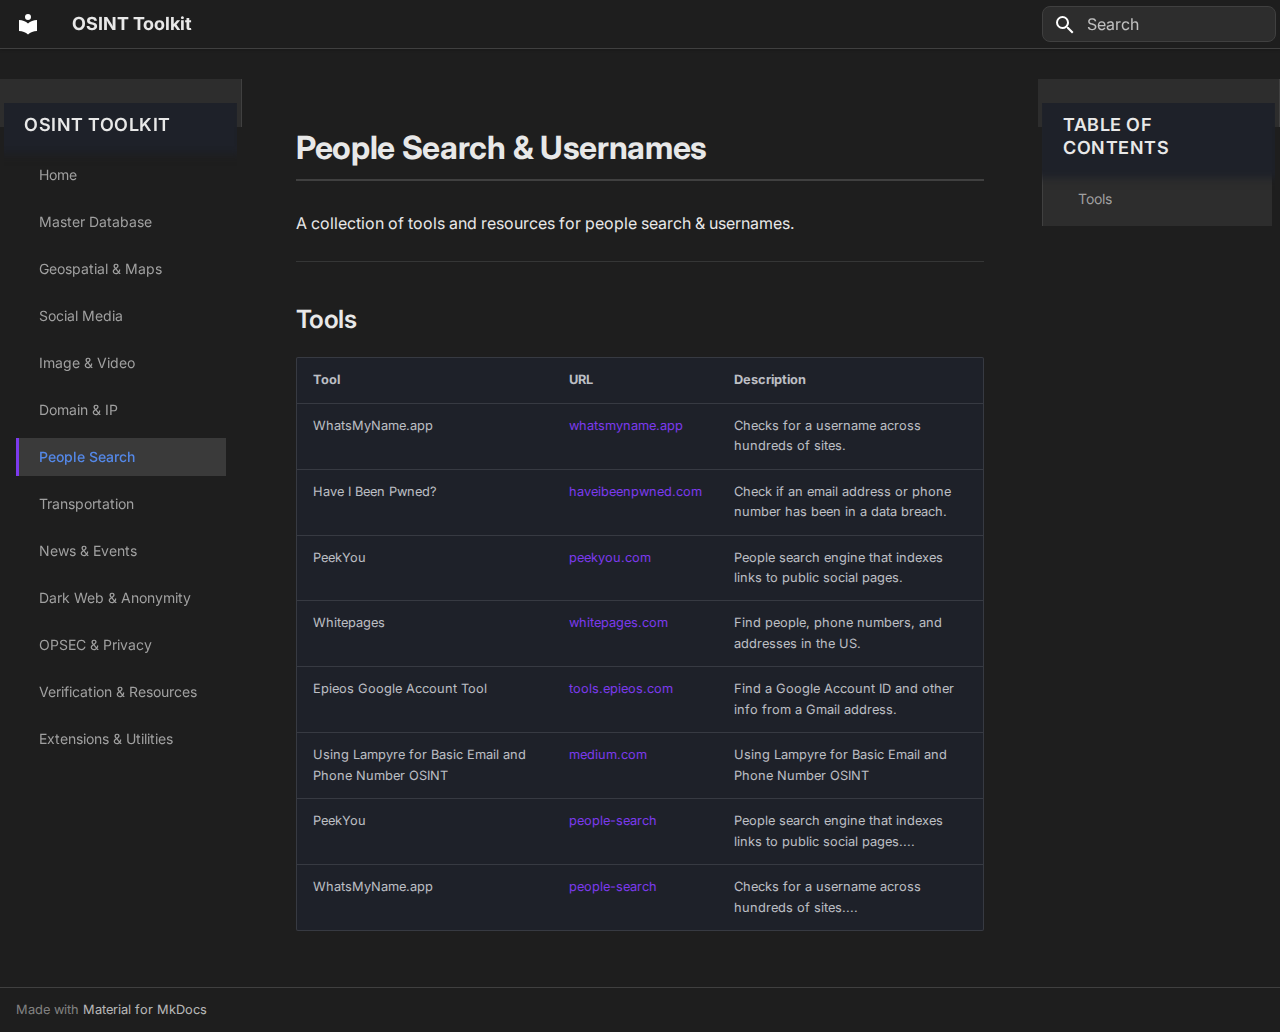
<file: people-search/index.html>
<!doctype html>
<html lang="en" class="no-js">
  <head>
    
      <meta charset="utf-8">
      <meta name="viewport" content="width=device-width,initial-scale=1">
      
        <meta name="description" content="A searchable collection of OSINT tools and resources.">
      
      
        <meta name="author" content="Feiko van Dijk">
      
      
        <link rel="canonical" href="https://feikovandijk.github.io/osint-toolkit/people-search/">
      
      
        <link rel="prev" href="../domain-ip/">
      
      
        <link rel="next" href="../transportation/">
      
      
      <link rel="icon" href="../assets/images/favicon.png">
      <meta name="generator" content="mkdocs-1.6.1, mkdocs-material-9.6.20">
    
    
      
        <title>People Search - OSINT Toolkit</title>
      
    
    
      <link rel="stylesheet" href="../assets/stylesheets/main.e53b48f4.min.css">
      
        
        <link rel="stylesheet" href="../assets/stylesheets/palette.06af60db.min.css">
      
      


    
    
      
    
    
      
        
        
        <link rel="preconnect" href="https://fonts.gstatic.com" crossorigin>
        <link rel="stylesheet" href="https://fonts.googleapis.com/css?family=Inter:300,300i,400,400i,700,700i%7CJetBrains+Mono:400,400i,700,700i&display=fallback">
        <style>:root{--md-text-font:"Inter";--md-code-font:"JetBrains Mono"}</style>
      
    
    
      <link rel="stylesheet" href="../stylesheets/extra.css">
    
    <script>__md_scope=new URL("..",location),__md_hash=e=>[...e].reduce(((e,_)=>(e<<5)-e+_.charCodeAt(0)),0),__md_get=(e,_=localStorage,t=__md_scope)=>JSON.parse(_.getItem(t.pathname+"."+e)),__md_set=(e,_,t=localStorage,a=__md_scope)=>{try{t.setItem(a.pathname+"."+e,JSON.stringify(_))}catch(e){}}</script>
    
      

    
    
    
  </head>
  
  
    
    
    
    
    
    <body dir="ltr" data-md-color-scheme="slate" data-md-color-primary="indigo" data-md-color-accent="indigo">
  
    
    <input class="md-toggle" data-md-toggle="drawer" type="checkbox" id="__drawer" autocomplete="off">
    <input class="md-toggle" data-md-toggle="search" type="checkbox" id="__search" autocomplete="off">
    <label class="md-overlay" for="__drawer"></label>
    <div data-md-component="skip">
      
        
        <a href="#people-search-usernames" class="md-skip">
          Skip to content
        </a>
      
    </div>
    <div data-md-component="announce">
      
    </div>
    
    
      

  

<header class="md-header md-header--shadow" data-md-component="header">
  <nav class="md-header__inner md-grid" aria-label="Header">
    <a href=".." title="OSINT Toolkit" class="md-header__button md-logo" aria-label="OSINT Toolkit" data-md-component="logo">
      
  
  <svg xmlns="http://www.w3.org/2000/svg" viewBox="0 0 24 24"><path d="M12 8a3 3 0 0 0 3-3 3 3 0 0 0-3-3 3 3 0 0 0-3 3 3 3 0 0 0 3 3m0 3.54C9.64 9.35 6.5 8 3 8v11c3.5 0 6.64 1.35 9 3.54 2.36-2.19 5.5-3.54 9-3.54V8c-3.5 0-6.64 1.35-9 3.54"/></svg>

    </a>
    <label class="md-header__button md-icon" for="__drawer">
      
      <svg xmlns="http://www.w3.org/2000/svg" viewBox="0 0 24 24"><path d="M3 6h18v2H3zm0 5h18v2H3zm0 5h18v2H3z"/></svg>
    </label>
    <div class="md-header__title" data-md-component="header-title">
      <div class="md-header__ellipsis">
        <div class="md-header__topic">
          <span class="md-ellipsis">
            OSINT Toolkit
          </span>
        </div>
        <div class="md-header__topic" data-md-component="header-topic">
          <span class="md-ellipsis">
            
              People Search
            
          </span>
        </div>
      </div>
    </div>
    
      
    
    
    
    
      
      
        <label class="md-header__button md-icon" for="__search">
          
          <svg xmlns="http://www.w3.org/2000/svg" viewBox="0 0 24 24"><path d="M9.5 3A6.5 6.5 0 0 1 16 9.5c0 1.61-.59 3.09-1.56 4.23l.27.27h.79l5 5-1.5 1.5-5-5v-.79l-.27-.27A6.52 6.52 0 0 1 9.5 16 6.5 6.5 0 0 1 3 9.5 6.5 6.5 0 0 1 9.5 3m0 2C7 5 5 7 5 9.5S7 14 9.5 14 14 12 14 9.5 12 5 9.5 5"/></svg>
        </label>
        <div class="md-search" data-md-component="search" role="dialog">
  <label class="md-search__overlay" for="__search"></label>
  <div class="md-search__inner" role="search">
    <form class="md-search__form" name="search">
      <input type="text" class="md-search__input" name="query" aria-label="Search" placeholder="Search" autocapitalize="off" autocorrect="off" autocomplete="off" spellcheck="false" data-md-component="search-query" required>
      <label class="md-search__icon md-icon" for="__search">
        
        <svg xmlns="http://www.w3.org/2000/svg" viewBox="0 0 24 24"><path d="M9.5 3A6.5 6.5 0 0 1 16 9.5c0 1.61-.59 3.09-1.56 4.23l.27.27h.79l5 5-1.5 1.5-5-5v-.79l-.27-.27A6.52 6.52 0 0 1 9.5 16 6.5 6.5 0 0 1 3 9.5 6.5 6.5 0 0 1 9.5 3m0 2C7 5 5 7 5 9.5S7 14 9.5 14 14 12 14 9.5 12 5 9.5 5"/></svg>
        
        <svg xmlns="http://www.w3.org/2000/svg" viewBox="0 0 24 24"><path d="M20 11v2H8l5.5 5.5-1.42 1.42L4.16 12l7.92-7.92L13.5 5.5 8 11z"/></svg>
      </label>
      <nav class="md-search__options" aria-label="Search">
        
        <button type="reset" class="md-search__icon md-icon" title="Clear" aria-label="Clear" tabindex="-1">
          
          <svg xmlns="http://www.w3.org/2000/svg" viewBox="0 0 24 24"><path d="M19 6.41 17.59 5 12 10.59 6.41 5 5 6.41 10.59 12 5 17.59 6.41 19 12 13.41 17.59 19 19 17.59 13.41 12z"/></svg>
        </button>
      </nav>
      
        <div class="md-search__suggest" data-md-component="search-suggest"></div>
      
    </form>
    <div class="md-search__output">
      <div class="md-search__scrollwrap" tabindex="0" data-md-scrollfix>
        <div class="md-search-result" data-md-component="search-result">
          <div class="md-search-result__meta">
            Initializing search
          </div>
          <ol class="md-search-result__list" role="presentation"></ol>
        </div>
      </div>
    </div>
  </div>
</div>
      
    
    
  </nav>
  
</header>
    
    <div class="md-container" data-md-component="container">
      
      
        
          
        
      
      <main class="md-main" data-md-component="main">
        <div class="md-main__inner md-grid">
          
            
              
              <div class="md-sidebar md-sidebar--primary" data-md-component="sidebar" data-md-type="navigation" >
                <div class="md-sidebar__scrollwrap">
                  <div class="md-sidebar__inner">
                    



<nav class="md-nav md-nav--primary" aria-label="Navigation" data-md-level="0">
  <label class="md-nav__title" for="__drawer">
    <a href=".." title="OSINT Toolkit" class="md-nav__button md-logo" aria-label="OSINT Toolkit" data-md-component="logo">
      
  
  <svg xmlns="http://www.w3.org/2000/svg" viewBox="0 0 24 24"><path d="M12 8a3 3 0 0 0 3-3 3 3 0 0 0-3-3 3 3 0 0 0-3 3 3 3 0 0 0 3 3m0 3.54C9.64 9.35 6.5 8 3 8v11c3.5 0 6.64 1.35 9 3.54 2.36-2.19 5.5-3.54 9-3.54V8c-3.5 0-6.64 1.35-9 3.54"/></svg>

    </a>
    OSINT Toolkit
  </label>
  
  <ul class="md-nav__list" data-md-scrollfix>
    
      
      
  
  
  
  
    <li class="md-nav__item">
      <a href=".." class="md-nav__link">
        
  
  
  <span class="md-ellipsis">
    Home
    
  </span>
  

      </a>
    </li>
  

    
      
      
  
  
  
  
    <li class="md-nav__item">
      <a href="../master-database/" class="md-nav__link">
        
  
  
  <span class="md-ellipsis">
    Master Database
    
  </span>
  

      </a>
    </li>
  

    
      
      
  
  
  
  
    <li class="md-nav__item">
      <a href="../geospatial-maps/" class="md-nav__link">
        
  
  
  <span class="md-ellipsis">
    Geospatial & Maps
    
  </span>
  

      </a>
    </li>
  

    
      
      
  
  
  
  
    <li class="md-nav__item">
      <a href="../social-media/" class="md-nav__link">
        
  
  
  <span class="md-ellipsis">
    Social Media
    
  </span>
  

      </a>
    </li>
  

    
      
      
  
  
  
  
    <li class="md-nav__item">
      <a href="../image-video/" class="md-nav__link">
        
  
  
  <span class="md-ellipsis">
    Image & Video
    
  </span>
  

      </a>
    </li>
  

    
      
      
  
  
  
  
    <li class="md-nav__item">
      <a href="../domain-ip/" class="md-nav__link">
        
  
  
  <span class="md-ellipsis">
    Domain & IP
    
  </span>
  

      </a>
    </li>
  

    
      
      
  
  
    
  
  
  
    <li class="md-nav__item md-nav__item--active">
      
      <input class="md-nav__toggle md-toggle" type="checkbox" id="__toc">
      
      
        
      
      
        <label class="md-nav__link md-nav__link--active" for="__toc">
          
  
  
  <span class="md-ellipsis">
    People Search
    
  </span>
  

          <span class="md-nav__icon md-icon"></span>
        </label>
      
      <a href="./" class="md-nav__link md-nav__link--active">
        
  
  
  <span class="md-ellipsis">
    People Search
    
  </span>
  

      </a>
      
        

<nav class="md-nav md-nav--secondary" aria-label="Table of contents">
  
  
  
    
  
  
    <label class="md-nav__title" for="__toc">
      <span class="md-nav__icon md-icon"></span>
      Table of contents
    </label>
    <ul class="md-nav__list" data-md-component="toc" data-md-scrollfix>
      
        <li class="md-nav__item">
  <a href="#tools" class="md-nav__link">
    <span class="md-ellipsis">
      Tools
    </span>
  </a>
  
</li>
      
    </ul>
  
</nav>
      
    </li>
  

    
      
      
  
  
  
  
    <li class="md-nav__item">
      <a href="../transportation/" class="md-nav__link">
        
  
  
  <span class="md-ellipsis">
    Transportation
    
  </span>
  

      </a>
    </li>
  

    
      
      
  
  
  
  
    <li class="md-nav__item">
      <a href="../news-monitoring/" class="md-nav__link">
        
  
  
  <span class="md-ellipsis">
    News & Events
    
  </span>
  

      </a>
    </li>
  

    
      
      
  
  
  
  
    <li class="md-nav__item">
      <a href="../dark-web/" class="md-nav__link">
        
  
  
  <span class="md-ellipsis">
    Dark Web & Anonymity
    
  </span>
  

      </a>
    </li>
  

    
      
      
  
  
  
  
    <li class="md-nav__item">
      <a href="../opsec-privacy/" class="md-nav__link">
        
  
  
  <span class="md-ellipsis">
    OPSEC & Privacy
    
  </span>
  

      </a>
    </li>
  

    
      
      
  
  
  
  
    <li class="md-nav__item">
      <a href="../verification-resources/" class="md-nav__link">
        
  
  
  <span class="md-ellipsis">
    Verification & Resources
    
  </span>
  

      </a>
    </li>
  

    
      
      
  
  
  
  
    <li class="md-nav__item">
      <a href="../extensions-utilities/" class="md-nav__link">
        
  
  
  <span class="md-ellipsis">
    Extensions & Utilities
    
  </span>
  

      </a>
    </li>
  

    
  </ul>
</nav>
                  </div>
                </div>
              </div>
            
            
              
              <div class="md-sidebar md-sidebar--secondary" data-md-component="sidebar" data-md-type="toc" >
                <div class="md-sidebar__scrollwrap">
                  <div class="md-sidebar__inner">
                    

<nav class="md-nav md-nav--secondary" aria-label="Table of contents">
  
  
  
    
  
  
    <label class="md-nav__title" for="__toc">
      <span class="md-nav__icon md-icon"></span>
      Table of contents
    </label>
    <ul class="md-nav__list" data-md-component="toc" data-md-scrollfix>
      
        <li class="md-nav__item">
  <a href="#tools" class="md-nav__link">
    <span class="md-ellipsis">
      Tools
    </span>
  </a>
  
</li>
      
    </ul>
  
</nav>
                  </div>
                </div>
              </div>
            
          
          
            <div class="md-content" data-md-component="content">
              <article class="md-content__inner md-typeset">
                
                  



<h1 id="people-search-usernames">People Search &amp; Usernames</h1>
<p>A collection of tools and resources for people search &amp; usernames.</p>
<hr />
<h2 id="tools">Tools</h2>
<table>
<thead>
<tr>
<th>Tool</th>
<th>URL</th>
<th>Description</th>
</tr>
</thead>
<tbody>
<tr>
<td>WhatsMyName.app</td>
<td><a href="https://whatsmyname.app/">whatsmyname.app</a></td>
<td>Checks for a username across hundreds of sites.</td>
</tr>
<tr>
<td>Have I Been Pwned?</td>
<td><a href="https://haveibeenpwned.com/">haveibeenpwned.com</a></td>
<td>Check if an email address or phone number has been in a data breach.</td>
</tr>
<tr>
<td>PeekYou</td>
<td><a href="https://www.peekyou.com/">peekyou.com</a></td>
<td>People search engine that indexes links to public social pages.</td>
</tr>
<tr>
<td>Whitepages</td>
<td><a href="https://www.whitepages.com/">whitepages.com</a></td>
<td>Find people, phone numbers, and addresses in the US.</td>
</tr>
<tr>
<td>Epieos Google Account Tool</td>
<td><a href="https://tools.epieos.com/google-account.php">tools.epieos.com</a></td>
<td>Find a Google Account ID and other info from a Gmail address.</td>
</tr>
<tr>
<td>Using Lampyre for Basic Email and Phone Number OSINT</td>
<td><a href="https://medium.com/@raebaker/using-lampyre-for-basic-email-and-phone-number-osint-e0e36c710880">medium.com</a></td>
<td>Using Lampyre for Basic Email and Phone Number OSINT</td>
</tr>
<tr>
<td>PeekYou</td>
<td><a href="people-search">people-search</a></td>
<td>People search engine that indexes links to public social pages....</td>
</tr>
<tr>
<td>WhatsMyName.app</td>
<td><a href="people-search">people-search</a></td>
<td>Checks for a username across hundreds of sites....</td>
</tr>
</tbody>
</table>












                
              </article>
            </div>
          
          
<script>var target=document.getElementById(location.hash.slice(1));target&&target.name&&(target.checked=target.name.startsWith("__tabbed_"))</script>
        </div>
        
          <button type="button" class="md-top md-icon" data-md-component="top" hidden>
  
  <svg xmlns="http://www.w3.org/2000/svg" viewBox="0 0 24 24"><path d="M13 20h-2V8l-5.5 5.5-1.42-1.42L12 4.16l7.92 7.92-1.42 1.42L13 8z"/></svg>
  Back to top
</button>
        
      </main>
      
        <footer class="md-footer">
  
  <div class="md-footer-meta md-typeset">
    <div class="md-footer-meta__inner md-grid">
      <div class="md-copyright">
  
  
    Made with
    <a href="https://squidfunk.github.io/mkdocs-material/" target="_blank" rel="noopener">
      Material for MkDocs
    </a>
  
</div>
      
    </div>
  </div>
</footer>
      
    </div>
    <div class="md-dialog" data-md-component="dialog">
      <div class="md-dialog__inner md-typeset"></div>
    </div>
    
    
    
      
      <script id="__config" type="application/json">{"base": "..", "features": ["navigation.sections", "navigation.expand", "navigation.path", "navigation.top", "search.suggest", "search.highlight", "content.code.copy", "content.code.annotate"], "search": "../assets/javascripts/workers/search.973d3a69.min.js", "tags": null, "translations": {"clipboard.copied": "Copied to clipboard", "clipboard.copy": "Copy to clipboard", "search.result.more.one": "1 more on this page", "search.result.more.other": "# more on this page", "search.result.none": "No matching documents", "search.result.one": "1 matching document", "search.result.other": "# matching documents", "search.result.placeholder": "Type to start searching", "search.result.term.missing": "Missing", "select.version": "Select version"}, "version": null}</script>
    
    
      <script src="../assets/javascripts/bundle.f55a23d4.min.js"></script>
      
    
  </body>
</html>
</file>
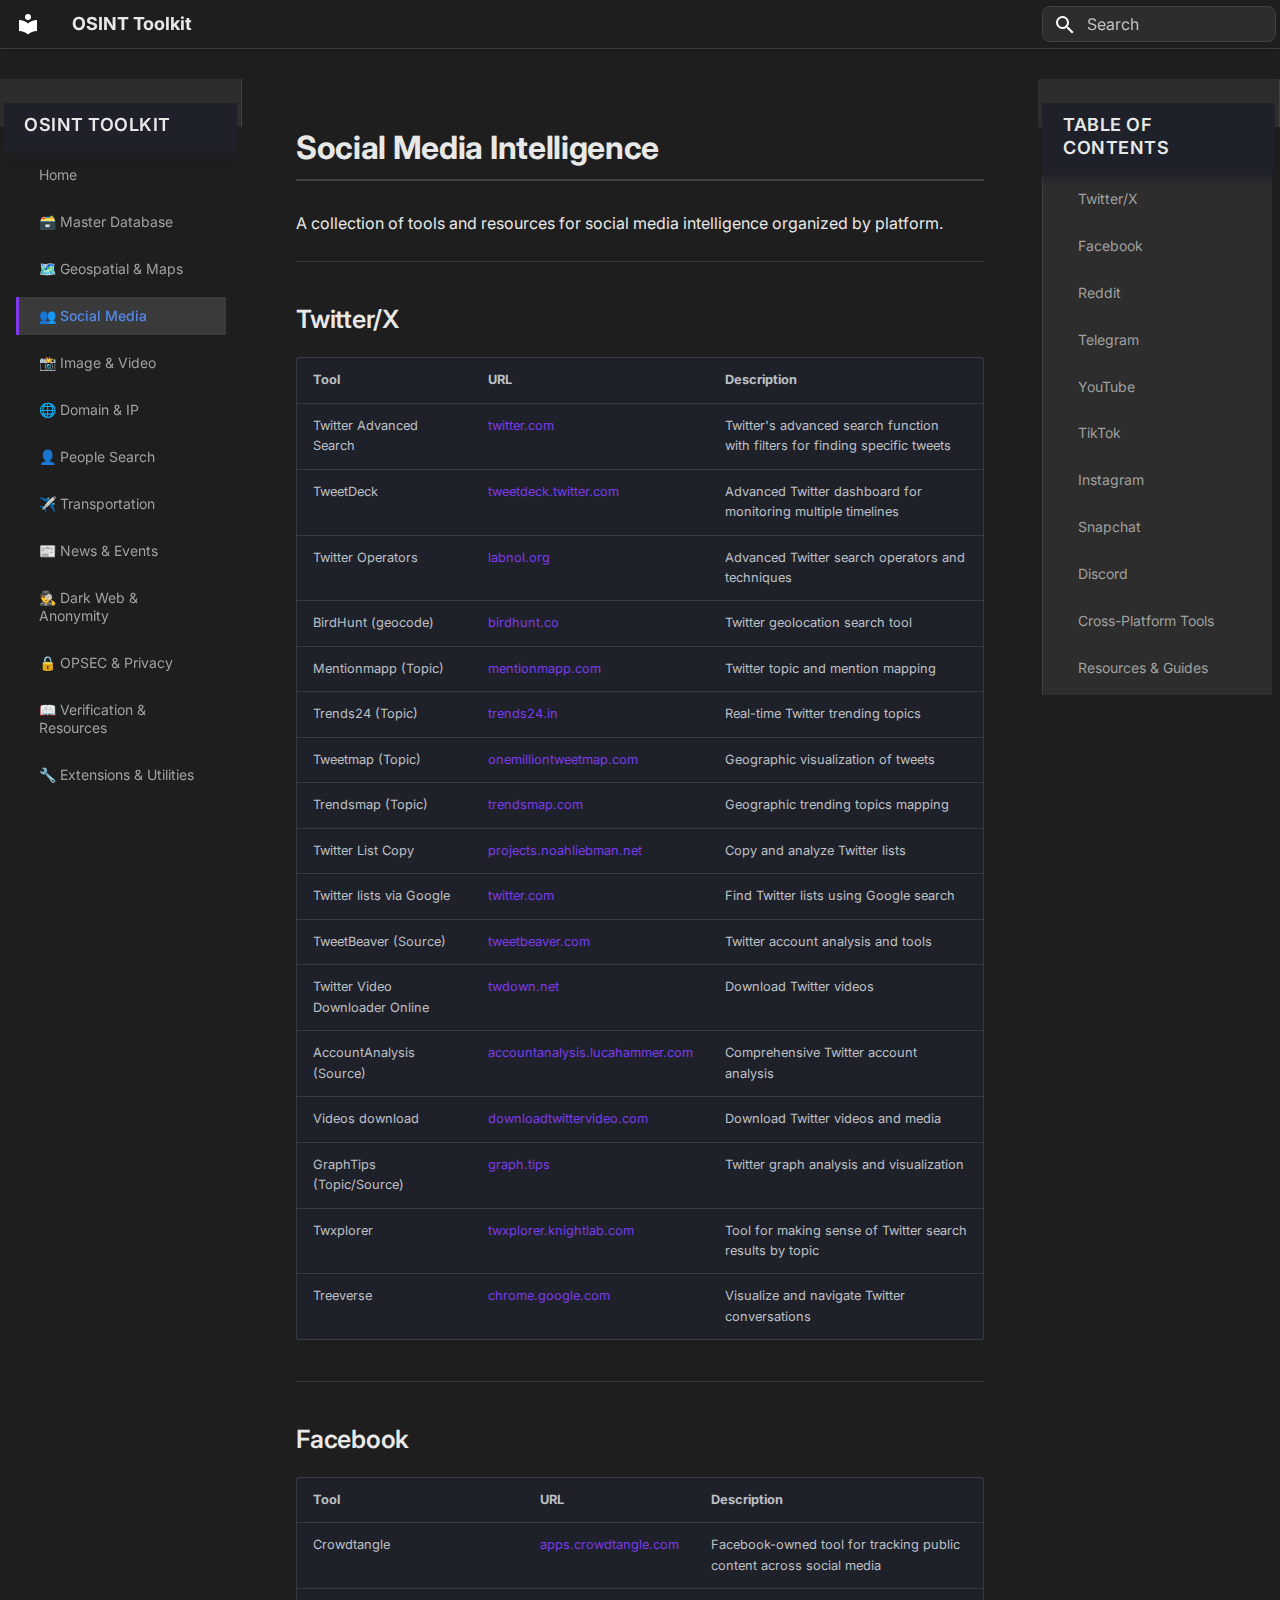
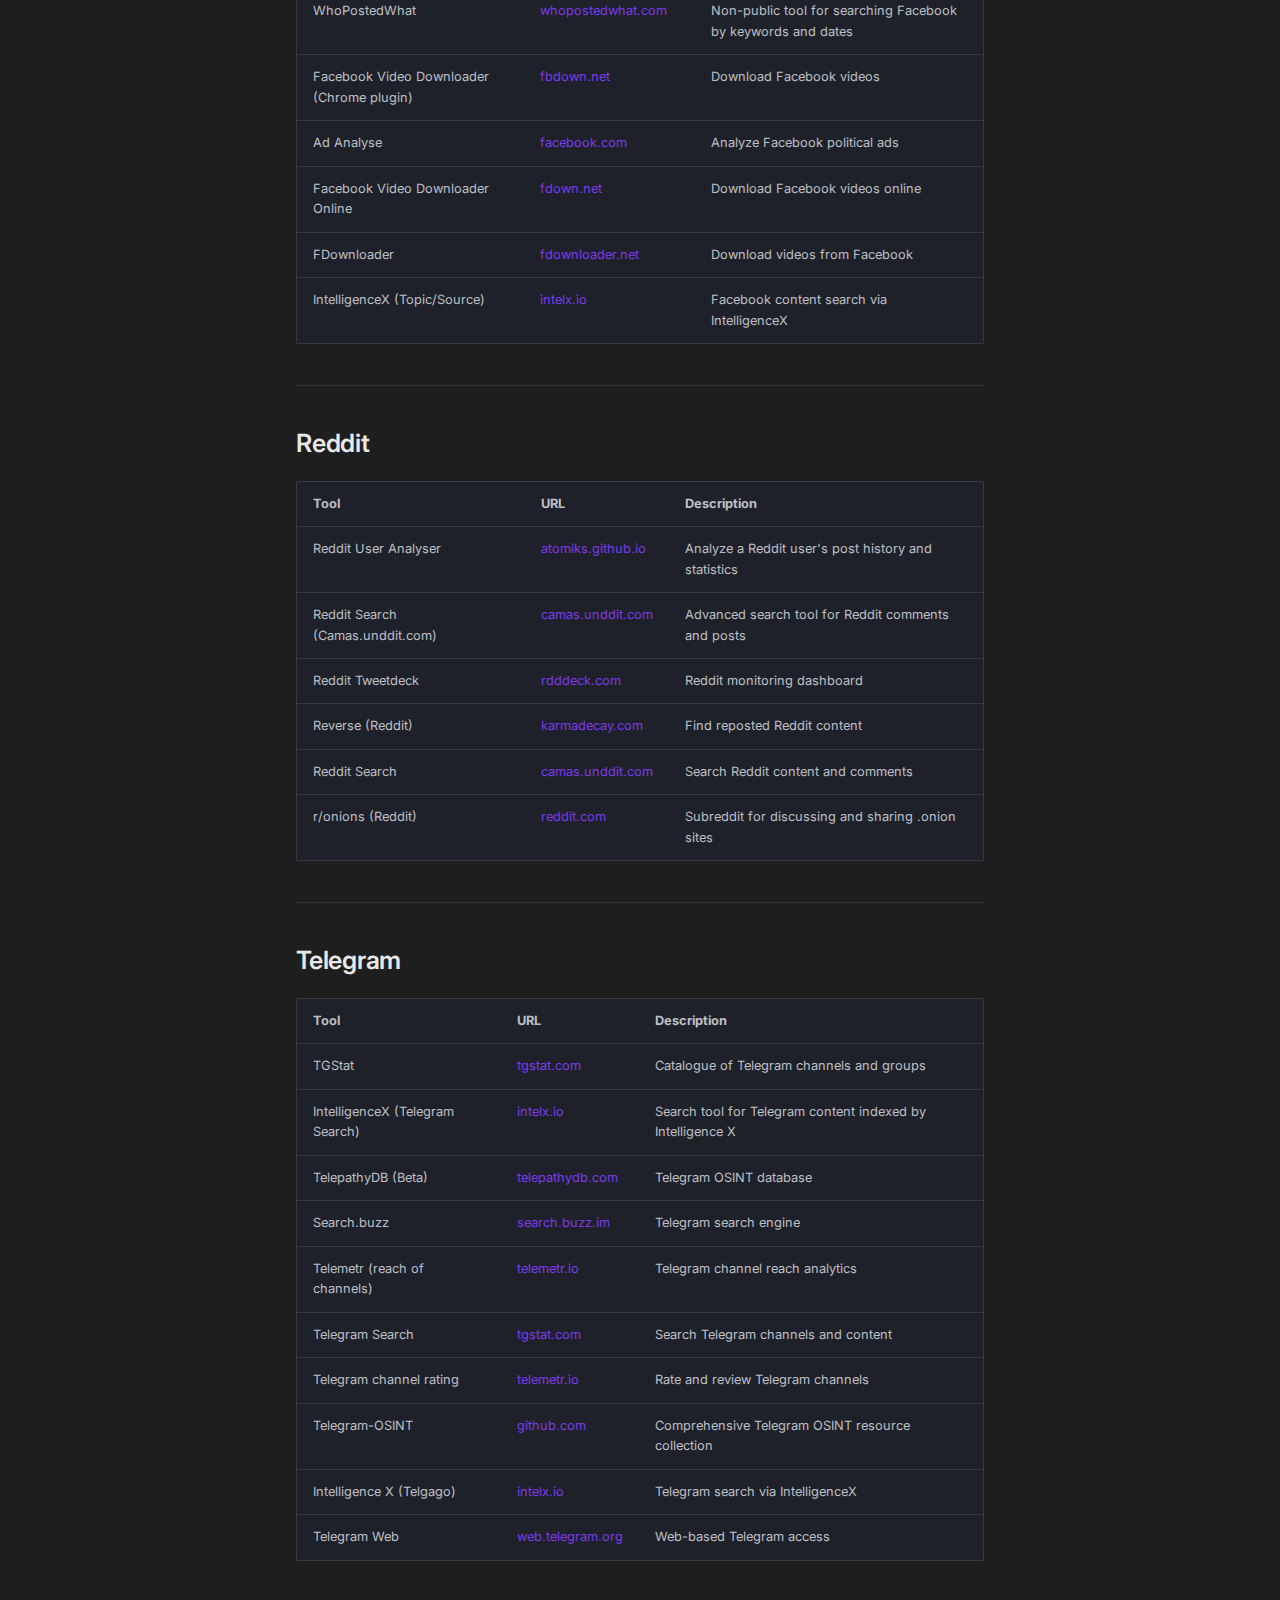
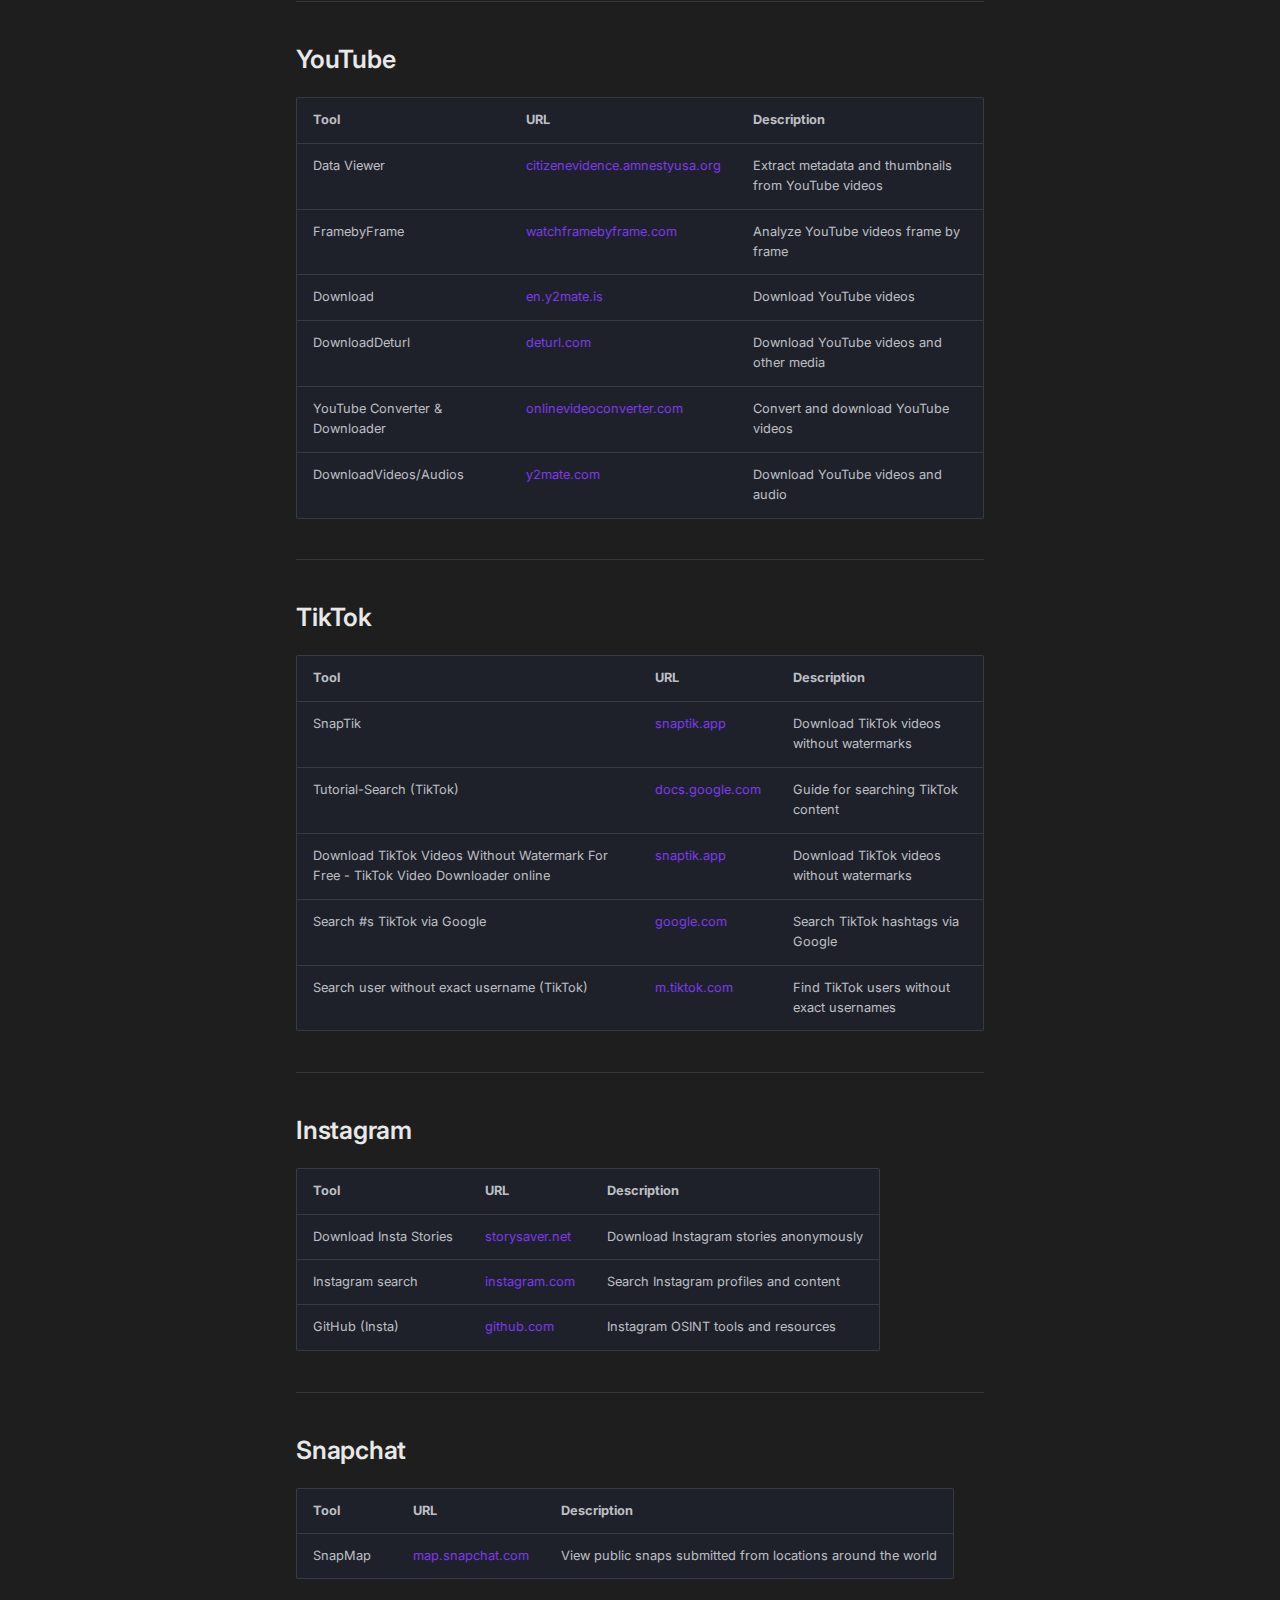
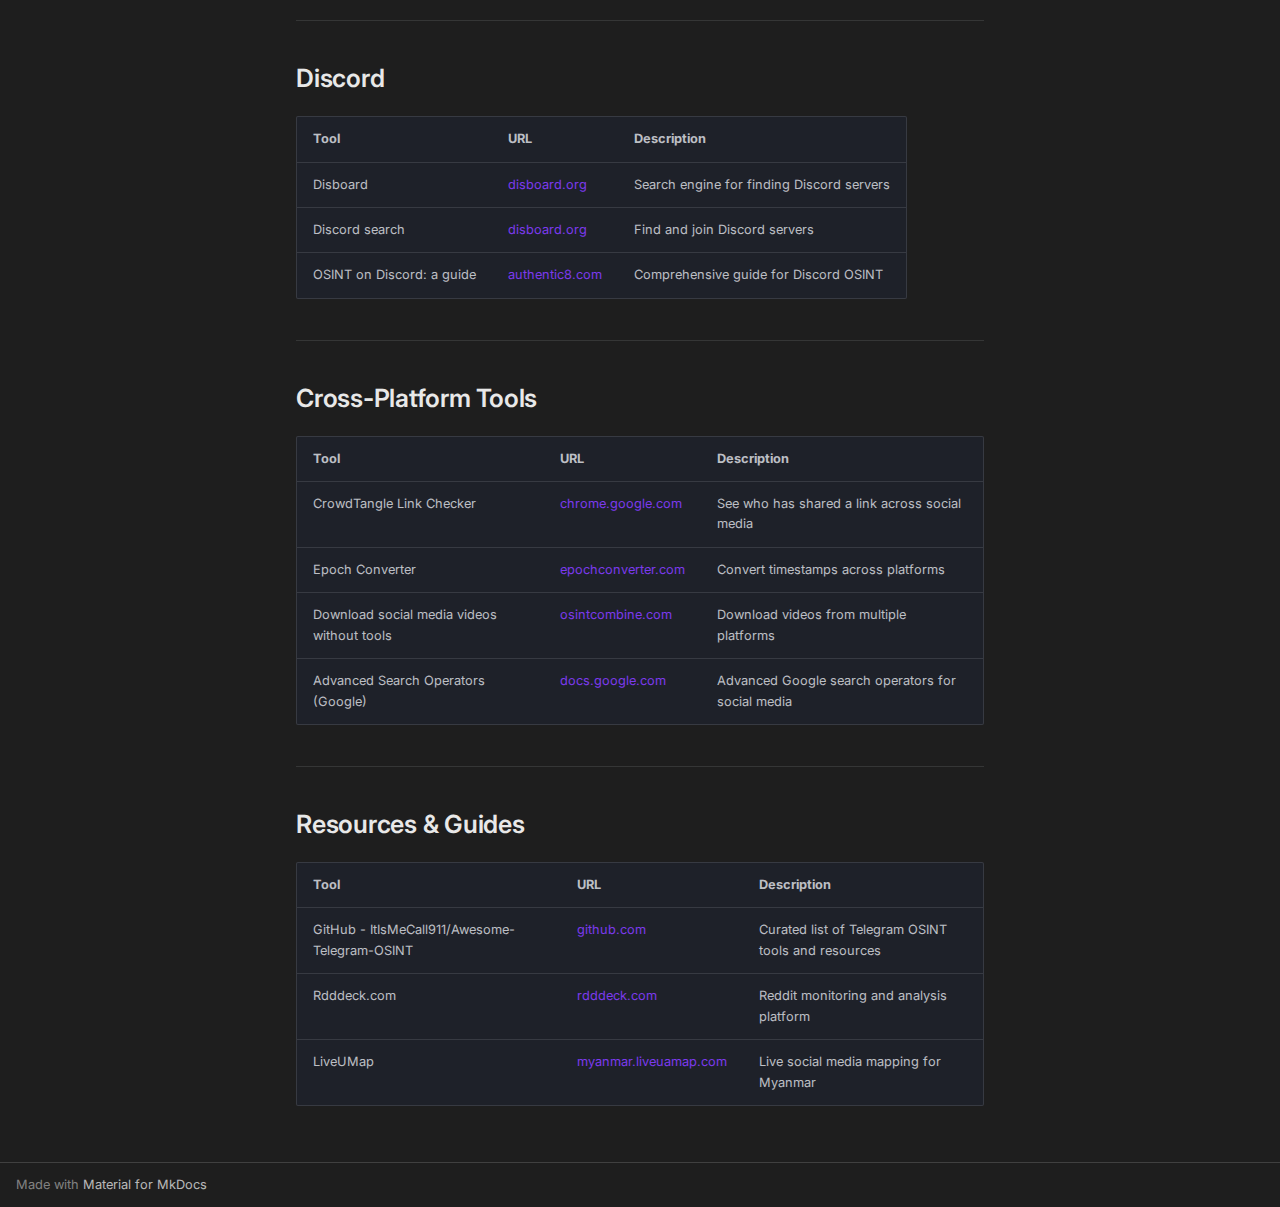
<file: social-media/index.html>
<!doctype html>
<html lang="en" class="no-js">
  <head>
    
      <meta charset="utf-8">
      <meta name="viewport" content="width=device-width,initial-scale=1">
      
        <meta name="description" content="A searchable collection of OSINT tools and resources.">
      
      
        <meta name="author" content="Feiko van Dijk">
      
      
        <link rel="canonical" href="https://feikovandijk.github.io/osint-toolkit/social-media/">
      
      
        <link rel="prev" href="../geospatial-maps/">
      
      
        <link rel="next" href="../image-video/">
      
      
      <link rel="icon" href="../assets/images/favicon.png">
      <meta name="generator" content="mkdocs-1.6.1, mkdocs-material-9.6.20">
    
    
      
        <title>👥 Social Media - OSINT Toolkit</title>
      
    
    
      <link rel="stylesheet" href="../assets/stylesheets/main.e53b48f4.min.css">
      
        
        <link rel="stylesheet" href="../assets/stylesheets/palette.06af60db.min.css">
      
      


    
    
      
    
    
      
        
        
        <link rel="preconnect" href="https://fonts.gstatic.com" crossorigin>
        <link rel="stylesheet" href="https://fonts.googleapis.com/css?family=Inter:300,300i,400,400i,700,700i%7CJetBrains+Mono:400,400i,700,700i&display=fallback">
        <style>:root{--md-text-font:"Inter";--md-code-font:"JetBrains Mono"}</style>
      
    
    
      <link rel="stylesheet" href="../stylesheets/extra.css">
    
    <script>__md_scope=new URL("..",location),__md_hash=e=>[...e].reduce(((e,_)=>(e<<5)-e+_.charCodeAt(0)),0),__md_get=(e,_=localStorage,t=__md_scope)=>JSON.parse(_.getItem(t.pathname+"."+e)),__md_set=(e,_,t=localStorage,a=__md_scope)=>{try{t.setItem(a.pathname+"."+e,JSON.stringify(_))}catch(e){}}</script>
    
      

    
    
    
  </head>
  
  
    
    
    
    
    
    <body dir="ltr" data-md-color-scheme="slate" data-md-color-primary="indigo" data-md-color-accent="indigo">
  
    
    <input class="md-toggle" data-md-toggle="drawer" type="checkbox" id="__drawer" autocomplete="off">
    <input class="md-toggle" data-md-toggle="search" type="checkbox" id="__search" autocomplete="off">
    <label class="md-overlay" for="__drawer"></label>
    <div data-md-component="skip">
      
        
        <a href="#social-media-intelligence" class="md-skip">
          Skip to content
        </a>
      
    </div>
    <div data-md-component="announce">
      
    </div>
    
    
      

  

<header class="md-header md-header--shadow" data-md-component="header">
  <nav class="md-header__inner md-grid" aria-label="Header">
    <a href=".." title="OSINT Toolkit" class="md-header__button md-logo" aria-label="OSINT Toolkit" data-md-component="logo">
      
  
  <svg xmlns="http://www.w3.org/2000/svg" viewBox="0 0 24 24"><path d="M12 8a3 3 0 0 0 3-3 3 3 0 0 0-3-3 3 3 0 0 0-3 3 3 3 0 0 0 3 3m0 3.54C9.64 9.35 6.5 8 3 8v11c3.5 0 6.64 1.35 9 3.54 2.36-2.19 5.5-3.54 9-3.54V8c-3.5 0-6.64 1.35-9 3.54"/></svg>

    </a>
    <label class="md-header__button md-icon" for="__drawer">
      
      <svg xmlns="http://www.w3.org/2000/svg" viewBox="0 0 24 24"><path d="M3 6h18v2H3zm0 5h18v2H3zm0 5h18v2H3z"/></svg>
    </label>
    <div class="md-header__title" data-md-component="header-title">
      <div class="md-header__ellipsis">
        <div class="md-header__topic">
          <span class="md-ellipsis">
            OSINT Toolkit
          </span>
        </div>
        <div class="md-header__topic" data-md-component="header-topic">
          <span class="md-ellipsis">
            
              👥 Social Media
            
          </span>
        </div>
      </div>
    </div>
    
      
    
    
    
    
      
      
        <label class="md-header__button md-icon" for="__search">
          
          <svg xmlns="http://www.w3.org/2000/svg" viewBox="0 0 24 24"><path d="M9.5 3A6.5 6.5 0 0 1 16 9.5c0 1.61-.59 3.09-1.56 4.23l.27.27h.79l5 5-1.5 1.5-5-5v-.79l-.27-.27A6.52 6.52 0 0 1 9.5 16 6.5 6.5 0 0 1 3 9.5 6.5 6.5 0 0 1 9.5 3m0 2C7 5 5 7 5 9.5S7 14 9.5 14 14 12 14 9.5 12 5 9.5 5"/></svg>
        </label>
        <div class="md-search" data-md-component="search" role="dialog">
  <label class="md-search__overlay" for="__search"></label>
  <div class="md-search__inner" role="search">
    <form class="md-search__form" name="search">
      <input type="text" class="md-search__input" name="query" aria-label="Search" placeholder="Search" autocapitalize="off" autocorrect="off" autocomplete="off" spellcheck="false" data-md-component="search-query" required>
      <label class="md-search__icon md-icon" for="__search">
        
        <svg xmlns="http://www.w3.org/2000/svg" viewBox="0 0 24 24"><path d="M9.5 3A6.5 6.5 0 0 1 16 9.5c0 1.61-.59 3.09-1.56 4.23l.27.27h.79l5 5-1.5 1.5-5-5v-.79l-.27-.27A6.52 6.52 0 0 1 9.5 16 6.5 6.5 0 0 1 3 9.5 6.5 6.5 0 0 1 9.5 3m0 2C7 5 5 7 5 9.5S7 14 9.5 14 14 12 14 9.5 12 5 9.5 5"/></svg>
        
        <svg xmlns="http://www.w3.org/2000/svg" viewBox="0 0 24 24"><path d="M20 11v2H8l5.5 5.5-1.42 1.42L4.16 12l7.92-7.92L13.5 5.5 8 11z"/></svg>
      </label>
      <nav class="md-search__options" aria-label="Search">
        
        <button type="reset" class="md-search__icon md-icon" title="Clear" aria-label="Clear" tabindex="-1">
          
          <svg xmlns="http://www.w3.org/2000/svg" viewBox="0 0 24 24"><path d="M19 6.41 17.59 5 12 10.59 6.41 5 5 6.41 10.59 12 5 17.59 6.41 19 12 13.41 17.59 19 19 17.59 13.41 12z"/></svg>
        </button>
      </nav>
      
        <div class="md-search__suggest" data-md-component="search-suggest"></div>
      
    </form>
    <div class="md-search__output">
      <div class="md-search__scrollwrap" tabindex="0" data-md-scrollfix>
        <div class="md-search-result" data-md-component="search-result">
          <div class="md-search-result__meta">
            Initializing search
          </div>
          <ol class="md-search-result__list" role="presentation"></ol>
        </div>
      </div>
    </div>
  </div>
</div>
      
    
    
  </nav>
  
</header>
    
    <div class="md-container" data-md-component="container">
      
      
        
          
        
      
      <main class="md-main" data-md-component="main">
        <div class="md-main__inner md-grid">
          
            
              
              <div class="md-sidebar md-sidebar--primary" data-md-component="sidebar" data-md-type="navigation" >
                <div class="md-sidebar__scrollwrap">
                  <div class="md-sidebar__inner">
                    



<nav class="md-nav md-nav--primary" aria-label="Navigation" data-md-level="0">
  <label class="md-nav__title" for="__drawer">
    <a href=".." title="OSINT Toolkit" class="md-nav__button md-logo" aria-label="OSINT Toolkit" data-md-component="logo">
      
  
  <svg xmlns="http://www.w3.org/2000/svg" viewBox="0 0 24 24"><path d="M12 8a3 3 0 0 0 3-3 3 3 0 0 0-3-3 3 3 0 0 0-3 3 3 3 0 0 0 3 3m0 3.54C9.64 9.35 6.5 8 3 8v11c3.5 0 6.64 1.35 9 3.54 2.36-2.19 5.5-3.54 9-3.54V8c-3.5 0-6.64 1.35-9 3.54"/></svg>

    </a>
    OSINT Toolkit
  </label>
  
  <ul class="md-nav__list" data-md-scrollfix>
    
      
      
  
  
  
  
    <li class="md-nav__item">
      <a href=".." class="md-nav__link">
        
  
  
  <span class="md-ellipsis">
    Home
    
  </span>
  

      </a>
    </li>
  

    
      
      
  
  
  
  
    <li class="md-nav__item">
      <a href="../master-database/" class="md-nav__link">
        
  
  
  <span class="md-ellipsis">
    🗃️ Master Database
    
  </span>
  

      </a>
    </li>
  

    
      
      
  
  
  
  
    <li class="md-nav__item">
      <a href="../geospatial-maps/" class="md-nav__link">
        
  
  
  <span class="md-ellipsis">
    🗺️ Geospatial & Maps
    
  </span>
  

      </a>
    </li>
  

    
      
      
  
  
    
  
  
  
    <li class="md-nav__item md-nav__item--active">
      
      <input class="md-nav__toggle md-toggle" type="checkbox" id="__toc">
      
      
        
      
      
        <label class="md-nav__link md-nav__link--active" for="__toc">
          
  
  
  <span class="md-ellipsis">
    👥 Social Media
    
  </span>
  

          <span class="md-nav__icon md-icon"></span>
        </label>
      
      <a href="./" class="md-nav__link md-nav__link--active">
        
  
  
  <span class="md-ellipsis">
    👥 Social Media
    
  </span>
  

      </a>
      
        

<nav class="md-nav md-nav--secondary" aria-label="Table of contents">
  
  
  
    
  
  
    <label class="md-nav__title" for="__toc">
      <span class="md-nav__icon md-icon"></span>
      Table of contents
    </label>
    <ul class="md-nav__list" data-md-component="toc" data-md-scrollfix>
      
        <li class="md-nav__item">
  <a href="#twitterx" class="md-nav__link">
    <span class="md-ellipsis">
      Twitter/X
    </span>
  </a>
  
</li>
      
        <li class="md-nav__item">
  <a href="#facebook" class="md-nav__link">
    <span class="md-ellipsis">
      Facebook
    </span>
  </a>
  
</li>
      
        <li class="md-nav__item">
  <a href="#reddit" class="md-nav__link">
    <span class="md-ellipsis">
      Reddit
    </span>
  </a>
  
</li>
      
        <li class="md-nav__item">
  <a href="#telegram" class="md-nav__link">
    <span class="md-ellipsis">
      Telegram
    </span>
  </a>
  
</li>
      
        <li class="md-nav__item">
  <a href="#youtube" class="md-nav__link">
    <span class="md-ellipsis">
      YouTube
    </span>
  </a>
  
</li>
      
        <li class="md-nav__item">
  <a href="#tiktok" class="md-nav__link">
    <span class="md-ellipsis">
      TikTok
    </span>
  </a>
  
</li>
      
        <li class="md-nav__item">
  <a href="#instagram" class="md-nav__link">
    <span class="md-ellipsis">
      Instagram
    </span>
  </a>
  
</li>
      
        <li class="md-nav__item">
  <a href="#snapchat" class="md-nav__link">
    <span class="md-ellipsis">
      Snapchat
    </span>
  </a>
  
</li>
      
        <li class="md-nav__item">
  <a href="#discord" class="md-nav__link">
    <span class="md-ellipsis">
      Discord
    </span>
  </a>
  
</li>
      
        <li class="md-nav__item">
  <a href="#cross-platform-tools" class="md-nav__link">
    <span class="md-ellipsis">
      Cross-Platform Tools
    </span>
  </a>
  
</li>
      
        <li class="md-nav__item">
  <a href="#resources-guides" class="md-nav__link">
    <span class="md-ellipsis">
      Resources &amp; Guides
    </span>
  </a>
  
</li>
      
    </ul>
  
</nav>
      
    </li>
  

    
      
      
  
  
  
  
    <li class="md-nav__item">
      <a href="../image-video/" class="md-nav__link">
        
  
  
  <span class="md-ellipsis">
    📸 Image & Video
    
  </span>
  

      </a>
    </li>
  

    
      
      
  
  
  
  
    <li class="md-nav__item">
      <a href="../domain-ip/" class="md-nav__link">
        
  
  
  <span class="md-ellipsis">
    🌐 Domain & IP
    
  </span>
  

      </a>
    </li>
  

    
      
      
  
  
  
  
    <li class="md-nav__item">
      <a href="../people-search/" class="md-nav__link">
        
  
  
  <span class="md-ellipsis">
    👤 People Search
    
  </span>
  

      </a>
    </li>
  

    
      
      
  
  
  
  
    <li class="md-nav__item">
      <a href="../transportation/" class="md-nav__link">
        
  
  
  <span class="md-ellipsis">
    ✈️ Transportation
    
  </span>
  

      </a>
    </li>
  

    
      
      
  
  
  
  
    <li class="md-nav__item">
      <a href="../news-monitoring/" class="md-nav__link">
        
  
  
  <span class="md-ellipsis">
    📰 News & Events
    
  </span>
  

      </a>
    </li>
  

    
      
      
  
  
  
  
    <li class="md-nav__item">
      <a href="../dark-web/" class="md-nav__link">
        
  
  
  <span class="md-ellipsis">
    🕵️ Dark Web & Anonymity
    
  </span>
  

      </a>
    </li>
  

    
      
      
  
  
  
  
    <li class="md-nav__item">
      <a href="../opsec-privacy/" class="md-nav__link">
        
  
  
  <span class="md-ellipsis">
    🔒 OPSEC & Privacy
    
  </span>
  

      </a>
    </li>
  

    
      
      
  
  
  
  
    <li class="md-nav__item">
      <a href="../verification-resources/" class="md-nav__link">
        
  
  
  <span class="md-ellipsis">
    📖 Verification & Resources
    
  </span>
  

      </a>
    </li>
  

    
      
      
  
  
  
  
    <li class="md-nav__item">
      <a href="../extensions-utilities/" class="md-nav__link">
        
  
  
  <span class="md-ellipsis">
    🔧 Extensions & Utilities
    
  </span>
  

      </a>
    </li>
  

    
  </ul>
</nav>
                  </div>
                </div>
              </div>
            
            
              
              <div class="md-sidebar md-sidebar--secondary" data-md-component="sidebar" data-md-type="toc" >
                <div class="md-sidebar__scrollwrap">
                  <div class="md-sidebar__inner">
                    

<nav class="md-nav md-nav--secondary" aria-label="Table of contents">
  
  
  
    
  
  
    <label class="md-nav__title" for="__toc">
      <span class="md-nav__icon md-icon"></span>
      Table of contents
    </label>
    <ul class="md-nav__list" data-md-component="toc" data-md-scrollfix>
      
        <li class="md-nav__item">
  <a href="#twitterx" class="md-nav__link">
    <span class="md-ellipsis">
      Twitter/X
    </span>
  </a>
  
</li>
      
        <li class="md-nav__item">
  <a href="#facebook" class="md-nav__link">
    <span class="md-ellipsis">
      Facebook
    </span>
  </a>
  
</li>
      
        <li class="md-nav__item">
  <a href="#reddit" class="md-nav__link">
    <span class="md-ellipsis">
      Reddit
    </span>
  </a>
  
</li>
      
        <li class="md-nav__item">
  <a href="#telegram" class="md-nav__link">
    <span class="md-ellipsis">
      Telegram
    </span>
  </a>
  
</li>
      
        <li class="md-nav__item">
  <a href="#youtube" class="md-nav__link">
    <span class="md-ellipsis">
      YouTube
    </span>
  </a>
  
</li>
      
        <li class="md-nav__item">
  <a href="#tiktok" class="md-nav__link">
    <span class="md-ellipsis">
      TikTok
    </span>
  </a>
  
</li>
      
        <li class="md-nav__item">
  <a href="#instagram" class="md-nav__link">
    <span class="md-ellipsis">
      Instagram
    </span>
  </a>
  
</li>
      
        <li class="md-nav__item">
  <a href="#snapchat" class="md-nav__link">
    <span class="md-ellipsis">
      Snapchat
    </span>
  </a>
  
</li>
      
        <li class="md-nav__item">
  <a href="#discord" class="md-nav__link">
    <span class="md-ellipsis">
      Discord
    </span>
  </a>
  
</li>
      
        <li class="md-nav__item">
  <a href="#cross-platform-tools" class="md-nav__link">
    <span class="md-ellipsis">
      Cross-Platform Tools
    </span>
  </a>
  
</li>
      
        <li class="md-nav__item">
  <a href="#resources-guides" class="md-nav__link">
    <span class="md-ellipsis">
      Resources &amp; Guides
    </span>
  </a>
  
</li>
      
    </ul>
  
</nav>
                  </div>
                </div>
              </div>
            
          
          
            <div class="md-content" data-md-component="content">
              <article class="md-content__inner md-typeset">
                
                  



<h1 id="social-media-intelligence">Social Media Intelligence</h1>
<p>A collection of tools and resources for social media intelligence organized by platform.</p>
<hr />
<h2 id="twitterx">Twitter/X</h2>
<table>
<thead>
<tr>
<th>Tool</th>
<th>URL</th>
<th>Description</th>
</tr>
</thead>
<tbody>
<tr>
<td>Twitter Advanced Search</td>
<td><a href="https://twitter.com/search-advanced">twitter.com</a></td>
<td>Twitter's advanced search function with filters for finding specific tweets</td>
</tr>
<tr>
<td>TweetDeck</td>
<td><a href="https://tweetdeck.twitter.com/#">tweetdeck.twitter.com</a></td>
<td>Advanced Twitter dashboard for monitoring multiple timelines</td>
</tr>
<tr>
<td>Twitter Operators</td>
<td><a href="https://www.labnol.org/internet/twitter-search-tricks/13693/">labnol.org</a></td>
<td>Advanced Twitter search operators and techniques</td>
</tr>
<tr>
<td>BirdHunt (geocode)</td>
<td><a href="https://birdhunt.co/">birdhunt.co</a></td>
<td>Twitter geolocation search tool</td>
</tr>
<tr>
<td>Mentionmapp (Topic)</td>
<td><a href="http://mentionmapp.com/">mentionmapp.com</a></td>
<td>Twitter topic and mention mapping</td>
</tr>
<tr>
<td>Trends24 (Topic)</td>
<td><a href="https://trends24.in/">trends24.in</a></td>
<td>Real-time Twitter trending topics</td>
</tr>
<tr>
<td>Tweetmap (Topic)</td>
<td><a href="http://www.onemilliontweetmap.com/">onemilliontweetmap.com</a></td>
<td>Geographic visualization of tweets</td>
</tr>
<tr>
<td>Trendsmap (Topic)</td>
<td><a href="https://www.trendsmap.com/">trendsmap.com</a></td>
<td>Geographic trending topics mapping</td>
</tr>
<tr>
<td>Twitter List Copy</td>
<td><a href="http://projects.noahliebman.net/listcopy/index.php">projects.noahliebman.net</a></td>
<td>Copy and analyze Twitter lists</td>
</tr>
<tr>
<td>Twitter lists via Google</td>
<td><a href="https://twitter.com/henkvaness/status/996985124817338369">twitter.com</a></td>
<td>Find Twitter lists using Google search</td>
</tr>
<tr>
<td>TweetBeaver (Source)</td>
<td><a href="http://tweetbeaver.com/">tweetbeaver.com</a></td>
<td>Twitter account analysis and tools</td>
</tr>
<tr>
<td>Twitter Video Downloader Online</td>
<td><a href="https://twdown.net/">twdown.net</a></td>
<td>Download Twitter videos</td>
</tr>
<tr>
<td>AccountAnalysis (Source)</td>
<td><a href="https://accountanalysis.lucahammer.com/">accountanalysis.lucahammer.com</a></td>
<td>Comprehensive Twitter account analysis</td>
</tr>
<tr>
<td>Videos download</td>
<td><a href="http://www.downloadtwittervideo.com/de/">downloadtwittervideo.com</a></td>
<td>Download Twitter videos and media</td>
</tr>
<tr>
<td>GraphTips (Topic/Source)</td>
<td><a href="http://graph.tips/">graph.tips</a></td>
<td>Twitter graph analysis and visualization</td>
</tr>
<tr>
<td>Twxplorer</td>
<td><a href="https://twxplorer.knightlab.com/">twxplorer.knightlab.com</a></td>
<td>Tool for making sense of Twitter search results by topic</td>
</tr>
<tr>
<td>Treeverse</td>
<td><a href="https://chrome.google.com/webstore/detail/treeverse/aahmjdadniahaicebomlagekkcnlcila">chrome.google.com</a></td>
<td>Visualize and navigate Twitter conversations</td>
</tr>
</tbody>
</table>
<hr />
<h2 id="facebook">Facebook</h2>
<table>
<thead>
<tr>
<th>Tool</th>
<th>URL</th>
<th>Description</th>
</tr>
</thead>
<tbody>
<tr>
<td>Crowdtangle</td>
<td><a href="https://apps.crowdtangle.com/">apps.crowdtangle.com</a></td>
<td>Facebook-owned tool for tracking public content across social media</td>
</tr>
<tr>
<td>WhoPostedWhat</td>
<td><a href="https://whopostedwhat.com/">whopostedwhat.com</a></td>
<td>Non-public tool for searching Facebook by keywords and dates</td>
</tr>
<tr>
<td>Facebook Video Downloader (Chrome plugin)</td>
<td><a href="https://www.fbdown.net/">fbdown.net</a></td>
<td>Download Facebook videos</td>
</tr>
<tr>
<td>Ad Analyse</td>
<td><a href="https://www.facebook.com/politicalcontentads">facebook.com</a></td>
<td>Analyze Facebook political ads</td>
</tr>
<tr>
<td>Facebook Video Downloader Online</td>
<td><a href="https://fdown.net/">fdown.net</a></td>
<td>Download Facebook videos online</td>
</tr>
<tr>
<td>FDownloader</td>
<td><a href="https://fdownloader.net/en">fdownloader.net</a></td>
<td>Download videos from Facebook</td>
</tr>
<tr>
<td>IntelligenceX (Topic/Source)</td>
<td><a href="https://intelx.io/tools?tab=facebook">intelx.io</a></td>
<td>Facebook content search via IntelligenceX</td>
</tr>
</tbody>
</table>
<hr />
<h2 id="reddit">Reddit</h2>
<table>
<thead>
<tr>
<th>Tool</th>
<th>URL</th>
<th>Description</th>
</tr>
</thead>
<tbody>
<tr>
<td>Reddit User Analyser</td>
<td><a href="https://atomiks.github.io/reddit-user-analyser/">atomiks.github.io</a></td>
<td>Analyze a Reddit user's post history and statistics</td>
</tr>
<tr>
<td>Reddit Search (Camas.unddit.com)</td>
<td><a href="https://camas.unddit.com/">camas.unddit.com</a></td>
<td>Advanced search tool for Reddit comments and posts</td>
</tr>
<tr>
<td>Reddit Tweetdeck</td>
<td><a href="https://rdddeck.com/">rdddeck.com</a></td>
<td>Reddit monitoring dashboard</td>
</tr>
<tr>
<td>Reverse (Reddit)</td>
<td><a href="http://karmadecay.com/">karmadecay.com</a></td>
<td>Find reposted Reddit content</td>
</tr>
<tr>
<td>Reddit Search</td>
<td><a href="https://camas.unddit.com/">camas.unddit.com</a></td>
<td>Search Reddit content and comments</td>
</tr>
<tr>
<td>r/onions (Reddit)</td>
<td><a href="https://www.reddit.com/r/onions/">reddit.com</a></td>
<td>Subreddit for discussing and sharing .onion sites</td>
</tr>
</tbody>
</table>
<hr />
<h2 id="telegram">Telegram</h2>
<table>
<thead>
<tr>
<th>Tool</th>
<th>URL</th>
<th>Description</th>
</tr>
</thead>
<tbody>
<tr>
<td>TGStat</td>
<td><a href="https://tgstat.com/">tgstat.com</a></td>
<td>Catalogue of Telegram channels and groups</td>
</tr>
<tr>
<td>IntelligenceX (Telegram Search)</td>
<td><a href="https://intelx.io/tools?tab=telegram">intelx.io</a></td>
<td>Search tool for Telegram content indexed by Intelligence X</td>
</tr>
<tr>
<td>TelepathyDB (Beta)</td>
<td><a href="https://telepathydb.com/">telepathydb.com</a></td>
<td>Telegram OSINT database</td>
</tr>
<tr>
<td>Search.buzz</td>
<td><a href="https://search.buzz.im/">search.buzz.im</a></td>
<td>Telegram search engine</td>
</tr>
<tr>
<td>Telemetr (reach of channels)</td>
<td><a href="http://telemetr.io/">telemetr.io</a></td>
<td>Telegram channel reach analytics</td>
</tr>
<tr>
<td>Telegram Search</td>
<td><a href="https://tgstat.com/search">tgstat.com</a></td>
<td>Search Telegram channels and content</td>
</tr>
<tr>
<td>Telegram channel rating</td>
<td><a href="https://telemetr.io/en/channels">telemetr.io</a></td>
<td>Rate and review Telegram channels</td>
</tr>
<tr>
<td>Telegram-OSINT</td>
<td><a href="https://github.com/ItIsMeCall911/Awesome-Telegram-OSINT#-search-engines">github.com</a></td>
<td>Comprehensive Telegram OSINT resource collection</td>
</tr>
<tr>
<td>Intelligence X (Telgago)</td>
<td><a href="https://intelx.io/tools?tab=telegram">intelx.io</a></td>
<td>Telegram search via IntelligenceX</td>
</tr>
<tr>
<td>Telegram Web</td>
<td><a href="https://web.telegram.org/#/login">web.telegram.org</a></td>
<td>Web-based Telegram access</td>
</tr>
</tbody>
</table>
<hr />
<h2 id="youtube">YouTube</h2>
<table>
<thead>
<tr>
<th>Tool</th>
<th>URL</th>
<th>Description</th>
</tr>
</thead>
<tbody>
<tr>
<td>Data Viewer</td>
<td><a href="http://citizenevidence.amnestyusa.org/">citizenevidence.amnestyusa.org</a></td>
<td>Extract metadata and thumbnails from YouTube videos</td>
</tr>
<tr>
<td>FramebyFrame</td>
<td><a href="http://www.watchframebyframe.com/">watchframebyframe.com</a></td>
<td>Analyze YouTube videos frame by frame</td>
</tr>
<tr>
<td>Download</td>
<td><a href="https://en.y2mate.is/301/">en.y2mate.is</a></td>
<td>Download YouTube videos</td>
</tr>
<tr>
<td>DownloadDeturl</td>
<td><a href="http://deturl.com/">deturl.com</a></td>
<td>Download YouTube videos and other media</td>
</tr>
<tr>
<td>YouTube Converter &amp; Downloader</td>
<td><a href="https://www.onlinevideoconverter.com/de/youtube-converter">onlinevideoconverter.com</a></td>
<td>Convert and download YouTube videos</td>
</tr>
<tr>
<td>DownloadVideos/Audios</td>
<td><a href="https://www.y2mate.com/de/home">y2mate.com</a></td>
<td>Download YouTube videos and audio</td>
</tr>
</tbody>
</table>
<hr />
<h2 id="tiktok">TikTok</h2>
<table>
<thead>
<tr>
<th>Tool</th>
<th>URL</th>
<th>Description</th>
</tr>
</thead>
<tbody>
<tr>
<td>SnapTik</td>
<td><a href="https://snaptik.app/">snaptik.app</a></td>
<td>Download TikTok videos without watermarks</td>
</tr>
<tr>
<td>Tutorial-Search (TikTok)</td>
<td><a href="https://docs.google.com/document/d/1dasZ8tCdM12Nwhw0Z-07od-ASMU5Z2uZ1LAgPH7Jhdo/edit">docs.google.com</a></td>
<td>Guide for searching TikTok content</td>
</tr>
<tr>
<td>Download TikTok Videos Without Watermark For Free - TikTok Video Downloader online</td>
<td><a href="https://snaptik.app/">snaptik.app</a></td>
<td>Download TikTok videos without watermarks</td>
</tr>
<tr>
<td>Search #s TikTok via Google</td>
<td><a href="https://www.google.com/search?q=site%3Atiktok.com%2Ftag+puthashtagyouwanttosearchhere&amp;rlz=1C5CHFA_enDE931DE939&amp;oq=site%3Atiktok.com%2Ftag+puthashtagyouwanttosearchhere&amp;aqs=chrome.0.69i59j69i58.741j0j9&amp;sourceid=chrome&amp;ie=UTF-8">google.com</a></td>
<td>Search TikTok hashtags via Google</td>
</tr>
<tr>
<td>Search user without exact username (TikTok)</td>
<td><a href="inurl:https://m.tiktok.com/h5/share/usr filetype:html julia">m.tiktok.com</a></td>
<td>Find TikTok users without exact usernames</td>
</tr>
</tbody>
</table>
<hr />
<h2 id="instagram">Instagram</h2>
<table>
<thead>
<tr>
<th>Tool</th>
<th>URL</th>
<th>Description</th>
</tr>
</thead>
<tbody>
<tr>
<td>Download Insta Stories</td>
<td><a href="https://www.storysaver.net/">storysaver.net</a></td>
<td>Download Instagram stories anonymously</td>
</tr>
<tr>
<td>Instagram search</td>
<td><a href="https://www.instagram.com/juannaba/">instagram.com</a></td>
<td>Search Instagram profiles and content</td>
</tr>
<tr>
<td>GitHub (Insta)</td>
<td><a href="https://github.com/sc1341/InstagramOSINT">github.com</a></td>
<td>Instagram OSINT tools and resources</td>
</tr>
</tbody>
</table>
<hr />
<h2 id="snapchat">Snapchat</h2>
<table>
<thead>
<tr>
<th>Tool</th>
<th>URL</th>
<th>Description</th>
</tr>
</thead>
<tbody>
<tr>
<td>SnapMap</td>
<td><a href="https://map.snapchat.com/@50.958500,6.924390,12.00z">map.snapchat.com</a></td>
<td>View public snaps submitted from locations around the world</td>
</tr>
</tbody>
</table>
<hr />
<h2 id="discord">Discord</h2>
<table>
<thead>
<tr>
<th>Tool</th>
<th>URL</th>
<th>Description</th>
</tr>
</thead>
<tbody>
<tr>
<td>Disboard</td>
<td><a href="https://disboard.org/de/search">disboard.org</a></td>
<td>Search engine for finding Discord servers</td>
</tr>
<tr>
<td>Discord search</td>
<td><a href="https://disboard.org/de/search">disboard.org</a></td>
<td>Find and join Discord servers</td>
</tr>
<tr>
<td>OSINT on Discord: a guide</td>
<td><a href="https://authentic8.com/blog/collecting-osint-discord-guide?utm_source=osint_newsletter&amp;utm_medium=thirdparty">authentic8.com</a></td>
<td>Comprehensive guide for Discord OSINT</td>
</tr>
</tbody>
</table>
<hr />
<h2 id="cross-platform-tools">Cross-Platform Tools</h2>
<table>
<thead>
<tr>
<th>Tool</th>
<th>URL</th>
<th>Description</th>
</tr>
</thead>
<tbody>
<tr>
<td>CrowdTangle Link Checker</td>
<td><a href="https://chrome.google.com/webstore/detail/crowdtangle-link-checker/klakndphagmmfkpelfkgjbkimjihpmkh">chrome.google.com</a></td>
<td>See who has shared a link across social media</td>
</tr>
<tr>
<td>Epoch Converter</td>
<td><a href="https://www.epochconverter.com/">epochconverter.com</a></td>
<td>Convert timestamps across platforms</td>
</tr>
<tr>
<td>Download social media videos without tools</td>
<td><a href="https://www.osintcombine.com/post/download-social-media-videos-without-tools">osintcombine.com</a></td>
<td>Download videos from multiple platforms</td>
</tr>
<tr>
<td>Advanced Search Operators (Google)</td>
<td><a href="https://docs.google.com/document/d/1ydVaJJeL1EYbWtlfj9TPfBTE5IBADkQfZrQaBZxqXGs/edit?fbclid=IwAR3Iape2uggcHOGgEPnmQF_pfjFCtxjDaAwKXUjjulSP0y7l8tbgUbfMcXo">docs.google.com</a></td>
<td>Advanced Google search operators for social media</td>
</tr>
</tbody>
</table>
<hr />
<h2 id="resources-guides">Resources &amp; Guides</h2>
<table>
<thead>
<tr>
<th>Tool</th>
<th>URL</th>
<th>Description</th>
</tr>
</thead>
<tbody>
<tr>
<td>GitHub - ItIsMeCall911/Awesome-Telegram-OSINT</td>
<td><a href="https://github.com/ItIsMeCall911/Awesome-Telegram-OSINT?utm_campaign=The%20OSINT%20Newsletter&amp;utm_medium=email&amp;utm_source=Revue%20newsletter">github.com</a></td>
<td>Curated list of Telegram OSINT tools and resources</td>
</tr>
<tr>
<td>Rdddeck.com</td>
<td><a href="https://rdddeck.com/">rdddeck.com</a></td>
<td>Reddit monitoring and analysis platform</td>
</tr>
<tr>
<td>LiveUMap</td>
<td><a href="https://myanmar.liveuamap.com/">myanmar.liveuamap.com</a></td>
<td>Live social media mapping for Myanmar</td>
</tr>
</tbody>
</table>












                
              </article>
            </div>
          
          
<script>var target=document.getElementById(location.hash.slice(1));target&&target.name&&(target.checked=target.name.startsWith("__tabbed_"))</script>
        </div>
        
          <button type="button" class="md-top md-icon" data-md-component="top" hidden>
  
  <svg xmlns="http://www.w3.org/2000/svg" viewBox="0 0 24 24"><path d="M13 20h-2V8l-5.5 5.5-1.42-1.42L12 4.16l7.92 7.92-1.42 1.42L13 8z"/></svg>
  Back to top
</button>
        
      </main>
      
        <footer class="md-footer">
  
  <div class="md-footer-meta md-typeset">
    <div class="md-footer-meta__inner md-grid">
      <div class="md-copyright">
  
  
    Made with
    <a href="https://squidfunk.github.io/mkdocs-material/" target="_blank" rel="noopener">
      Material for MkDocs
    </a>
  
</div>
      
    </div>
  </div>
</footer>
      
    </div>
    <div class="md-dialog" data-md-component="dialog">
      <div class="md-dialog__inner md-typeset"></div>
    </div>
    
    
    
      
      <script id="__config" type="application/json">{"base": "..", "features": ["navigation.sections", "navigation.expand", "navigation.path", "navigation.top", "search.suggest", "search.highlight", "content.code.copy", "content.code.annotate"], "search": "../assets/javascripts/workers/search.973d3a69.min.js", "tags": null, "translations": {"clipboard.copied": "Copied to clipboard", "clipboard.copy": "Copy to clipboard", "search.result.more.one": "1 more on this page", "search.result.more.other": "# more on this page", "search.result.none": "No matching documents", "search.result.one": "1 matching document", "search.result.other": "# matching documents", "search.result.placeholder": "Type to start searching", "search.result.term.missing": "Missing", "select.version": "Select version"}, "version": null}</script>
    
    
      <script src="../assets/javascripts/bundle.f55a23d4.min.js"></script>
      
    
  </body>
</html>
</file>
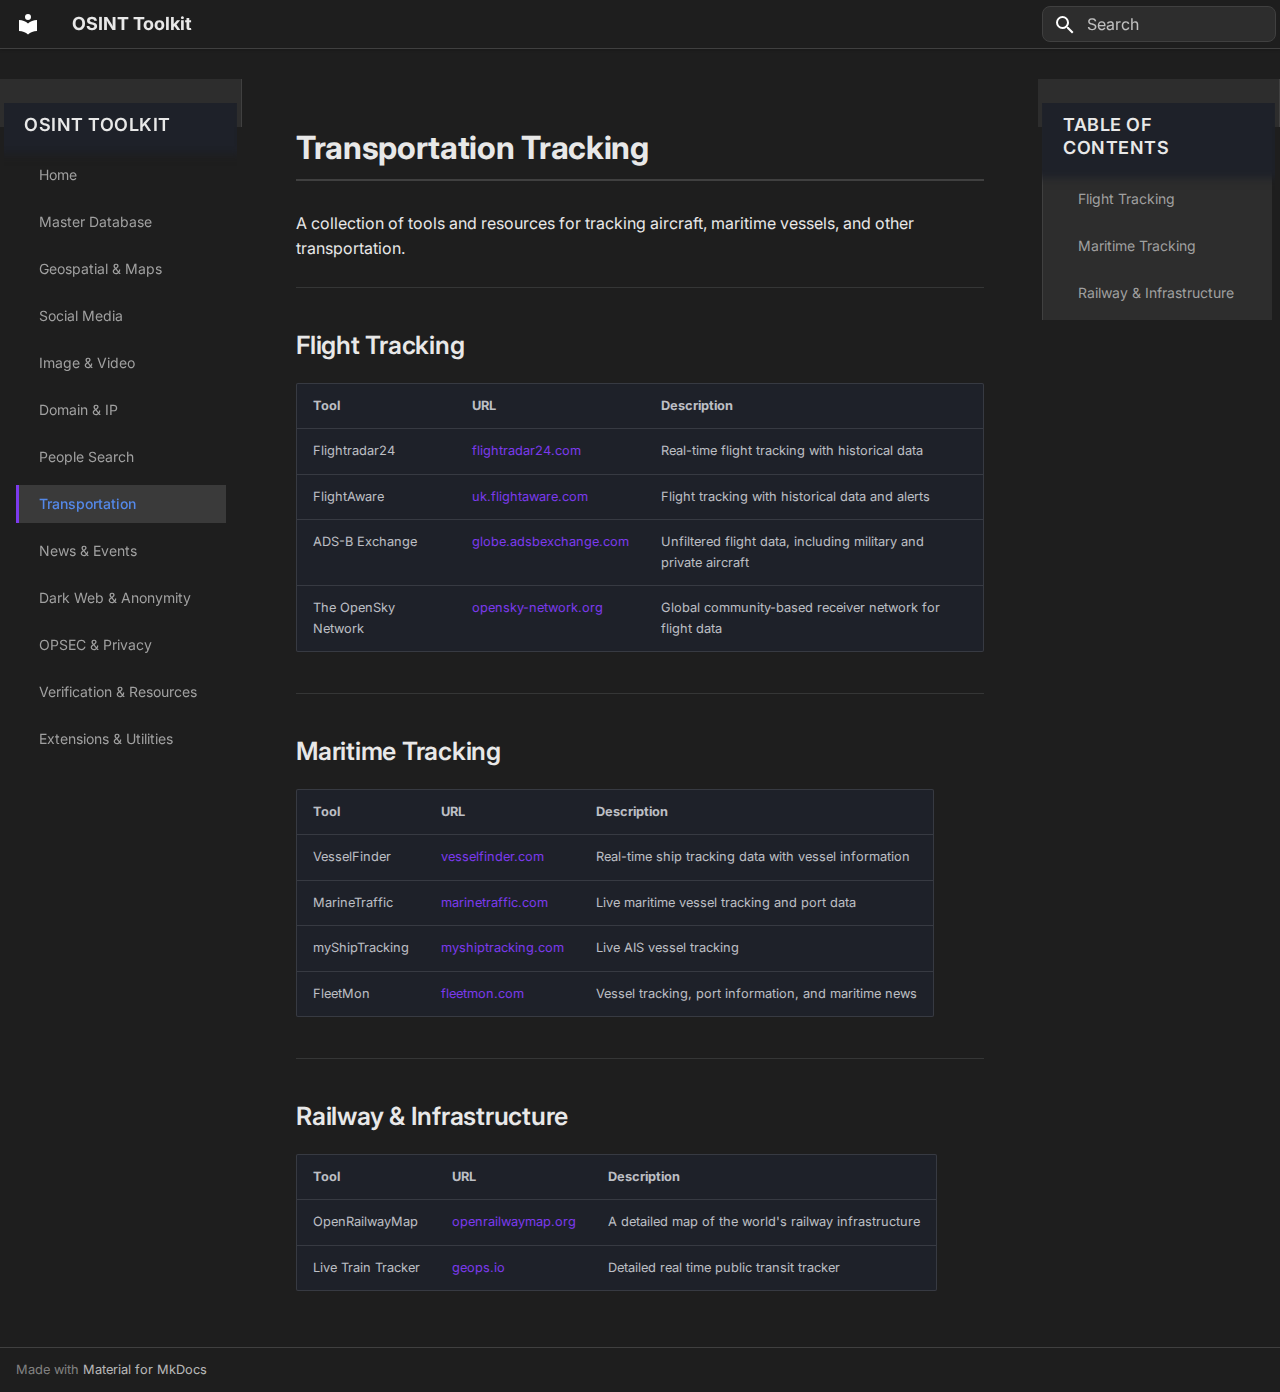
<file: transportation/index.html>
<!doctype html>
<html lang="en" class="no-js">
  <head>
    
      <meta charset="utf-8">
      <meta name="viewport" content="width=device-width,initial-scale=1">
      
        <meta name="description" content="A searchable collection of OSINT tools and resources.">
      
      
        <meta name="author" content="Feiko van Dijk">
      
      
        <link rel="canonical" href="https://feikovandijk.github.io/osint-toolkit/transportation/">
      
      
        <link rel="prev" href="../people-search/">
      
      
        <link rel="next" href="../news-monitoring/">
      
      
      <link rel="icon" href="../assets/images/favicon.png">
      <meta name="generator" content="mkdocs-1.6.1, mkdocs-material-9.6.20">
    
    
      
        <title>Transportation - OSINT Toolkit</title>
      
    
    
      <link rel="stylesheet" href="../assets/stylesheets/main.e53b48f4.min.css">
      
        
        <link rel="stylesheet" href="../assets/stylesheets/palette.06af60db.min.css">
      
      


    
    
      
    
    
      
        
        
        <link rel="preconnect" href="https://fonts.gstatic.com" crossorigin>
        <link rel="stylesheet" href="https://fonts.googleapis.com/css?family=Inter:300,300i,400,400i,700,700i%7CJetBrains+Mono:400,400i,700,700i&display=fallback">
        <style>:root{--md-text-font:"Inter";--md-code-font:"JetBrains Mono"}</style>
      
    
    
      <link rel="stylesheet" href="../stylesheets/extra.css">
    
    <script>__md_scope=new URL("..",location),__md_hash=e=>[...e].reduce(((e,_)=>(e<<5)-e+_.charCodeAt(0)),0),__md_get=(e,_=localStorage,t=__md_scope)=>JSON.parse(_.getItem(t.pathname+"."+e)),__md_set=(e,_,t=localStorage,a=__md_scope)=>{try{t.setItem(a.pathname+"."+e,JSON.stringify(_))}catch(e){}}</script>
    
      

    
    
    
  </head>
  
  
    
    
    
    
    
    <body dir="ltr" data-md-color-scheme="slate" data-md-color-primary="indigo" data-md-color-accent="indigo">
  
    
    <input class="md-toggle" data-md-toggle="drawer" type="checkbox" id="__drawer" autocomplete="off">
    <input class="md-toggle" data-md-toggle="search" type="checkbox" id="__search" autocomplete="off">
    <label class="md-overlay" for="__drawer"></label>
    <div data-md-component="skip">
      
        
        <a href="#transportation-tracking" class="md-skip">
          Skip to content
        </a>
      
    </div>
    <div data-md-component="announce">
      
    </div>
    
    
      

  

<header class="md-header md-header--shadow" data-md-component="header">
  <nav class="md-header__inner md-grid" aria-label="Header">
    <a href=".." title="OSINT Toolkit" class="md-header__button md-logo" aria-label="OSINT Toolkit" data-md-component="logo">
      
  
  <svg xmlns="http://www.w3.org/2000/svg" viewBox="0 0 24 24"><path d="M12 8a3 3 0 0 0 3-3 3 3 0 0 0-3-3 3 3 0 0 0-3 3 3 3 0 0 0 3 3m0 3.54C9.64 9.35 6.5 8 3 8v11c3.5 0 6.64 1.35 9 3.54 2.36-2.19 5.5-3.54 9-3.54V8c-3.5 0-6.64 1.35-9 3.54"/></svg>

    </a>
    <label class="md-header__button md-icon" for="__drawer">
      
      <svg xmlns="http://www.w3.org/2000/svg" viewBox="0 0 24 24"><path d="M3 6h18v2H3zm0 5h18v2H3zm0 5h18v2H3z"/></svg>
    </label>
    <div class="md-header__title" data-md-component="header-title">
      <div class="md-header__ellipsis">
        <div class="md-header__topic">
          <span class="md-ellipsis">
            OSINT Toolkit
          </span>
        </div>
        <div class="md-header__topic" data-md-component="header-topic">
          <span class="md-ellipsis">
            
              Transportation
            
          </span>
        </div>
      </div>
    </div>
    
      
    
    
    
    
      
      
        <label class="md-header__button md-icon" for="__search">
          
          <svg xmlns="http://www.w3.org/2000/svg" viewBox="0 0 24 24"><path d="M9.5 3A6.5 6.5 0 0 1 16 9.5c0 1.61-.59 3.09-1.56 4.23l.27.27h.79l5 5-1.5 1.5-5-5v-.79l-.27-.27A6.52 6.52 0 0 1 9.5 16 6.5 6.5 0 0 1 3 9.5 6.5 6.5 0 0 1 9.5 3m0 2C7 5 5 7 5 9.5S7 14 9.5 14 14 12 14 9.5 12 5 9.5 5"/></svg>
        </label>
        <div class="md-search" data-md-component="search" role="dialog">
  <label class="md-search__overlay" for="__search"></label>
  <div class="md-search__inner" role="search">
    <form class="md-search__form" name="search">
      <input type="text" class="md-search__input" name="query" aria-label="Search" placeholder="Search" autocapitalize="off" autocorrect="off" autocomplete="off" spellcheck="false" data-md-component="search-query" required>
      <label class="md-search__icon md-icon" for="__search">
        
        <svg xmlns="http://www.w3.org/2000/svg" viewBox="0 0 24 24"><path d="M9.5 3A6.5 6.5 0 0 1 16 9.5c0 1.61-.59 3.09-1.56 4.23l.27.27h.79l5 5-1.5 1.5-5-5v-.79l-.27-.27A6.52 6.52 0 0 1 9.5 16 6.5 6.5 0 0 1 3 9.5 6.5 6.5 0 0 1 9.5 3m0 2C7 5 5 7 5 9.5S7 14 9.5 14 14 12 14 9.5 12 5 9.5 5"/></svg>
        
        <svg xmlns="http://www.w3.org/2000/svg" viewBox="0 0 24 24"><path d="M20 11v2H8l5.5 5.5-1.42 1.42L4.16 12l7.92-7.92L13.5 5.5 8 11z"/></svg>
      </label>
      <nav class="md-search__options" aria-label="Search">
        
        <button type="reset" class="md-search__icon md-icon" title="Clear" aria-label="Clear" tabindex="-1">
          
          <svg xmlns="http://www.w3.org/2000/svg" viewBox="0 0 24 24"><path d="M19 6.41 17.59 5 12 10.59 6.41 5 5 6.41 10.59 12 5 17.59 6.41 19 12 13.41 17.59 19 19 17.59 13.41 12z"/></svg>
        </button>
      </nav>
      
        <div class="md-search__suggest" data-md-component="search-suggest"></div>
      
    </form>
    <div class="md-search__output">
      <div class="md-search__scrollwrap" tabindex="0" data-md-scrollfix>
        <div class="md-search-result" data-md-component="search-result">
          <div class="md-search-result__meta">
            Initializing search
          </div>
          <ol class="md-search-result__list" role="presentation"></ol>
        </div>
      </div>
    </div>
  </div>
</div>
      
    
    
  </nav>
  
</header>
    
    <div class="md-container" data-md-component="container">
      
      
        
          
        
      
      <main class="md-main" data-md-component="main">
        <div class="md-main__inner md-grid">
          
            
              
              <div class="md-sidebar md-sidebar--primary" data-md-component="sidebar" data-md-type="navigation" >
                <div class="md-sidebar__scrollwrap">
                  <div class="md-sidebar__inner">
                    



<nav class="md-nav md-nav--primary" aria-label="Navigation" data-md-level="0">
  <label class="md-nav__title" for="__drawer">
    <a href=".." title="OSINT Toolkit" class="md-nav__button md-logo" aria-label="OSINT Toolkit" data-md-component="logo">
      
  
  <svg xmlns="http://www.w3.org/2000/svg" viewBox="0 0 24 24"><path d="M12 8a3 3 0 0 0 3-3 3 3 0 0 0-3-3 3 3 0 0 0-3 3 3 3 0 0 0 3 3m0 3.54C9.64 9.35 6.5 8 3 8v11c3.5 0 6.64 1.35 9 3.54 2.36-2.19 5.5-3.54 9-3.54V8c-3.5 0-6.64 1.35-9 3.54"/></svg>

    </a>
    OSINT Toolkit
  </label>
  
  <ul class="md-nav__list" data-md-scrollfix>
    
      
      
  
  
  
  
    <li class="md-nav__item">
      <a href=".." class="md-nav__link">
        
  
  
  <span class="md-ellipsis">
    Home
    
  </span>
  

      </a>
    </li>
  

    
      
      
  
  
  
  
    <li class="md-nav__item">
      <a href="../master-database/" class="md-nav__link">
        
  
  
  <span class="md-ellipsis">
    Master Database
    
  </span>
  

      </a>
    </li>
  

    
      
      
  
  
  
  
    <li class="md-nav__item">
      <a href="../geospatial-maps/" class="md-nav__link">
        
  
  
  <span class="md-ellipsis">
    Geospatial & Maps
    
  </span>
  

      </a>
    </li>
  

    
      
      
  
  
  
  
    <li class="md-nav__item">
      <a href="../social-media/" class="md-nav__link">
        
  
  
  <span class="md-ellipsis">
    Social Media
    
  </span>
  

      </a>
    </li>
  

    
      
      
  
  
  
  
    <li class="md-nav__item">
      <a href="../image-video/" class="md-nav__link">
        
  
  
  <span class="md-ellipsis">
    Image & Video
    
  </span>
  

      </a>
    </li>
  

    
      
      
  
  
  
  
    <li class="md-nav__item">
      <a href="../domain-ip/" class="md-nav__link">
        
  
  
  <span class="md-ellipsis">
    Domain & IP
    
  </span>
  

      </a>
    </li>
  

    
      
      
  
  
  
  
    <li class="md-nav__item">
      <a href="../people-search/" class="md-nav__link">
        
  
  
  <span class="md-ellipsis">
    People Search
    
  </span>
  

      </a>
    </li>
  

    
      
      
  
  
    
  
  
  
    <li class="md-nav__item md-nav__item--active">
      
      <input class="md-nav__toggle md-toggle" type="checkbox" id="__toc">
      
      
        
      
      
        <label class="md-nav__link md-nav__link--active" for="__toc">
          
  
  
  <span class="md-ellipsis">
    Transportation
    
  </span>
  

          <span class="md-nav__icon md-icon"></span>
        </label>
      
      <a href="./" class="md-nav__link md-nav__link--active">
        
  
  
  <span class="md-ellipsis">
    Transportation
    
  </span>
  

      </a>
      
        

<nav class="md-nav md-nav--secondary" aria-label="Table of contents">
  
  
  
    
  
  
    <label class="md-nav__title" for="__toc">
      <span class="md-nav__icon md-icon"></span>
      Table of contents
    </label>
    <ul class="md-nav__list" data-md-component="toc" data-md-scrollfix>
      
        <li class="md-nav__item">
  <a href="#flight-tracking" class="md-nav__link">
    <span class="md-ellipsis">
      Flight Tracking
    </span>
  </a>
  
</li>
      
        <li class="md-nav__item">
  <a href="#maritime-tracking" class="md-nav__link">
    <span class="md-ellipsis">
      Maritime Tracking
    </span>
  </a>
  
</li>
      
        <li class="md-nav__item">
  <a href="#railway-infrastructure" class="md-nav__link">
    <span class="md-ellipsis">
      Railway &amp; Infrastructure
    </span>
  </a>
  
</li>
      
    </ul>
  
</nav>
      
    </li>
  

    
      
      
  
  
  
  
    <li class="md-nav__item">
      <a href="../news-monitoring/" class="md-nav__link">
        
  
  
  <span class="md-ellipsis">
    News & Events
    
  </span>
  

      </a>
    </li>
  

    
      
      
  
  
  
  
    <li class="md-nav__item">
      <a href="../dark-web/" class="md-nav__link">
        
  
  
  <span class="md-ellipsis">
    Dark Web & Anonymity
    
  </span>
  

      </a>
    </li>
  

    
      
      
  
  
  
  
    <li class="md-nav__item">
      <a href="../opsec-privacy/" class="md-nav__link">
        
  
  
  <span class="md-ellipsis">
    OPSEC & Privacy
    
  </span>
  

      </a>
    </li>
  

    
      
      
  
  
  
  
    <li class="md-nav__item">
      <a href="../verification-resources/" class="md-nav__link">
        
  
  
  <span class="md-ellipsis">
    Verification & Resources
    
  </span>
  

      </a>
    </li>
  

    
      
      
  
  
  
  
    <li class="md-nav__item">
      <a href="../extensions-utilities/" class="md-nav__link">
        
  
  
  <span class="md-ellipsis">
    Extensions & Utilities
    
  </span>
  

      </a>
    </li>
  

    
  </ul>
</nav>
                  </div>
                </div>
              </div>
            
            
              
              <div class="md-sidebar md-sidebar--secondary" data-md-component="sidebar" data-md-type="toc" >
                <div class="md-sidebar__scrollwrap">
                  <div class="md-sidebar__inner">
                    

<nav class="md-nav md-nav--secondary" aria-label="Table of contents">
  
  
  
    
  
  
    <label class="md-nav__title" for="__toc">
      <span class="md-nav__icon md-icon"></span>
      Table of contents
    </label>
    <ul class="md-nav__list" data-md-component="toc" data-md-scrollfix>
      
        <li class="md-nav__item">
  <a href="#flight-tracking" class="md-nav__link">
    <span class="md-ellipsis">
      Flight Tracking
    </span>
  </a>
  
</li>
      
        <li class="md-nav__item">
  <a href="#maritime-tracking" class="md-nav__link">
    <span class="md-ellipsis">
      Maritime Tracking
    </span>
  </a>
  
</li>
      
        <li class="md-nav__item">
  <a href="#railway-infrastructure" class="md-nav__link">
    <span class="md-ellipsis">
      Railway &amp; Infrastructure
    </span>
  </a>
  
</li>
      
    </ul>
  
</nav>
                  </div>
                </div>
              </div>
            
          
          
            <div class="md-content" data-md-component="content">
              <article class="md-content__inner md-typeset">
                
                  



<h1 id="transportation-tracking">Transportation Tracking</h1>
<p>A collection of tools and resources for tracking aircraft, maritime vessels, and other transportation.</p>
<hr />
<h2 id="flight-tracking">Flight Tracking</h2>
<table>
<thead>
<tr>
<th>Tool</th>
<th>URL</th>
<th>Description</th>
</tr>
</thead>
<tbody>
<tr>
<td>Flightradar24</td>
<td><a href="https://www.flightradar24.com/51.47">flightradar24.com</a></td>
<td>Real-time flight tracking with historical data</td>
</tr>
<tr>
<td>FlightAware</td>
<td><a href="http://uk.flightaware.com/">uk.flightaware.com</a></td>
<td>Flight tracking with historical data and alerts</td>
</tr>
<tr>
<td>ADS-B Exchange</td>
<td><a href="https://globe.adsbexchange.com/">globe.adsbexchange.com</a></td>
<td>Unfiltered flight data, including military and private aircraft</td>
</tr>
<tr>
<td>The OpenSky Network</td>
<td><a href="https://opensky-network.org/network/explorer">opensky-network.org</a></td>
<td>Global community-based receiver network for flight data</td>
</tr>
</tbody>
</table>
<hr />
<h2 id="maritime-tracking">Maritime Tracking</h2>
<table>
<thead>
<tr>
<th>Tool</th>
<th>URL</th>
<th>Description</th>
</tr>
</thead>
<tbody>
<tr>
<td>VesselFinder</td>
<td><a href="https://www.vesselfinder.com/">vesselfinder.com</a></td>
<td>Real-time ship tracking data with vessel information</td>
</tr>
<tr>
<td>MarineTraffic</td>
<td><a href="http://www.marinetraffic.com/en/ais/home/centerx:-12.0/centery:25.0/zoom:4">marinetraffic.com</a></td>
<td>Live maritime vessel tracking and port data</td>
</tr>
<tr>
<td>myShipTracking</td>
<td><a href="https://www.myshiptracking.com/">myshiptracking.com</a></td>
<td>Live AIS vessel tracking</td>
</tr>
<tr>
<td>FleetMon</td>
<td><a href="https://www.fleetmon.com/">fleetmon.com</a></td>
<td>Vessel tracking, port information, and maritime news</td>
</tr>
</tbody>
</table>
<hr />
<h2 id="railway-infrastructure">Railway &amp; Infrastructure</h2>
<table>
<thead>
<tr>
<th>Tool</th>
<th>URL</th>
<th>Description</th>
</tr>
</thead>
<tbody>
<tr>
<td>OpenRailwayMap</td>
<td><a href="http://www.openrailwaymap.org/">openrailwaymap.org</a></td>
<td>A detailed map of the world's railway infrastructure</td>
</tr>
<tr>
<td>Live Train Tracker</td>
<td><a href="https://mobility.portal.geops.io/">geops.io</a></td>
<td>Detailed real time public transit tracker</td>
</tr>
</tbody>
</table>












                
              </article>
            </div>
          
          
<script>var target=document.getElementById(location.hash.slice(1));target&&target.name&&(target.checked=target.name.startsWith("__tabbed_"))</script>
        </div>
        
          <button type="button" class="md-top md-icon" data-md-component="top" hidden>
  
  <svg xmlns="http://www.w3.org/2000/svg" viewBox="0 0 24 24"><path d="M13 20h-2V8l-5.5 5.5-1.42-1.42L12 4.16l7.92 7.92-1.42 1.42L13 8z"/></svg>
  Back to top
</button>
        
      </main>
      
        <footer class="md-footer">
  
  <div class="md-footer-meta md-typeset">
    <div class="md-footer-meta__inner md-grid">
      <div class="md-copyright">
  
  
    Made with
    <a href="https://squidfunk.github.io/mkdocs-material/" target="_blank" rel="noopener">
      Material for MkDocs
    </a>
  
</div>
      
    </div>
  </div>
</footer>
      
    </div>
    <div class="md-dialog" data-md-component="dialog">
      <div class="md-dialog__inner md-typeset"></div>
    </div>
    
    
    
      
      <script id="__config" type="application/json">{"base": "..", "features": ["navigation.sections", "navigation.expand", "navigation.path", "navigation.top", "search.suggest", "search.highlight", "content.code.copy", "content.code.annotate"], "search": "../assets/javascripts/workers/search.973d3a69.min.js", "tags": null, "translations": {"clipboard.copied": "Copied to clipboard", "clipboard.copy": "Copy to clipboard", "search.result.more.one": "1 more on this page", "search.result.more.other": "# more on this page", "search.result.none": "No matching documents", "search.result.one": "1 matching document", "search.result.other": "# matching documents", "search.result.placeholder": "Type to start searching", "search.result.term.missing": "Missing", "select.version": "Select version"}, "version": null}</script>
    
    
      <script src="../assets/javascripts/bundle.f55a23d4.min.js"></script>
      
    
  </body>
</html>
</file>
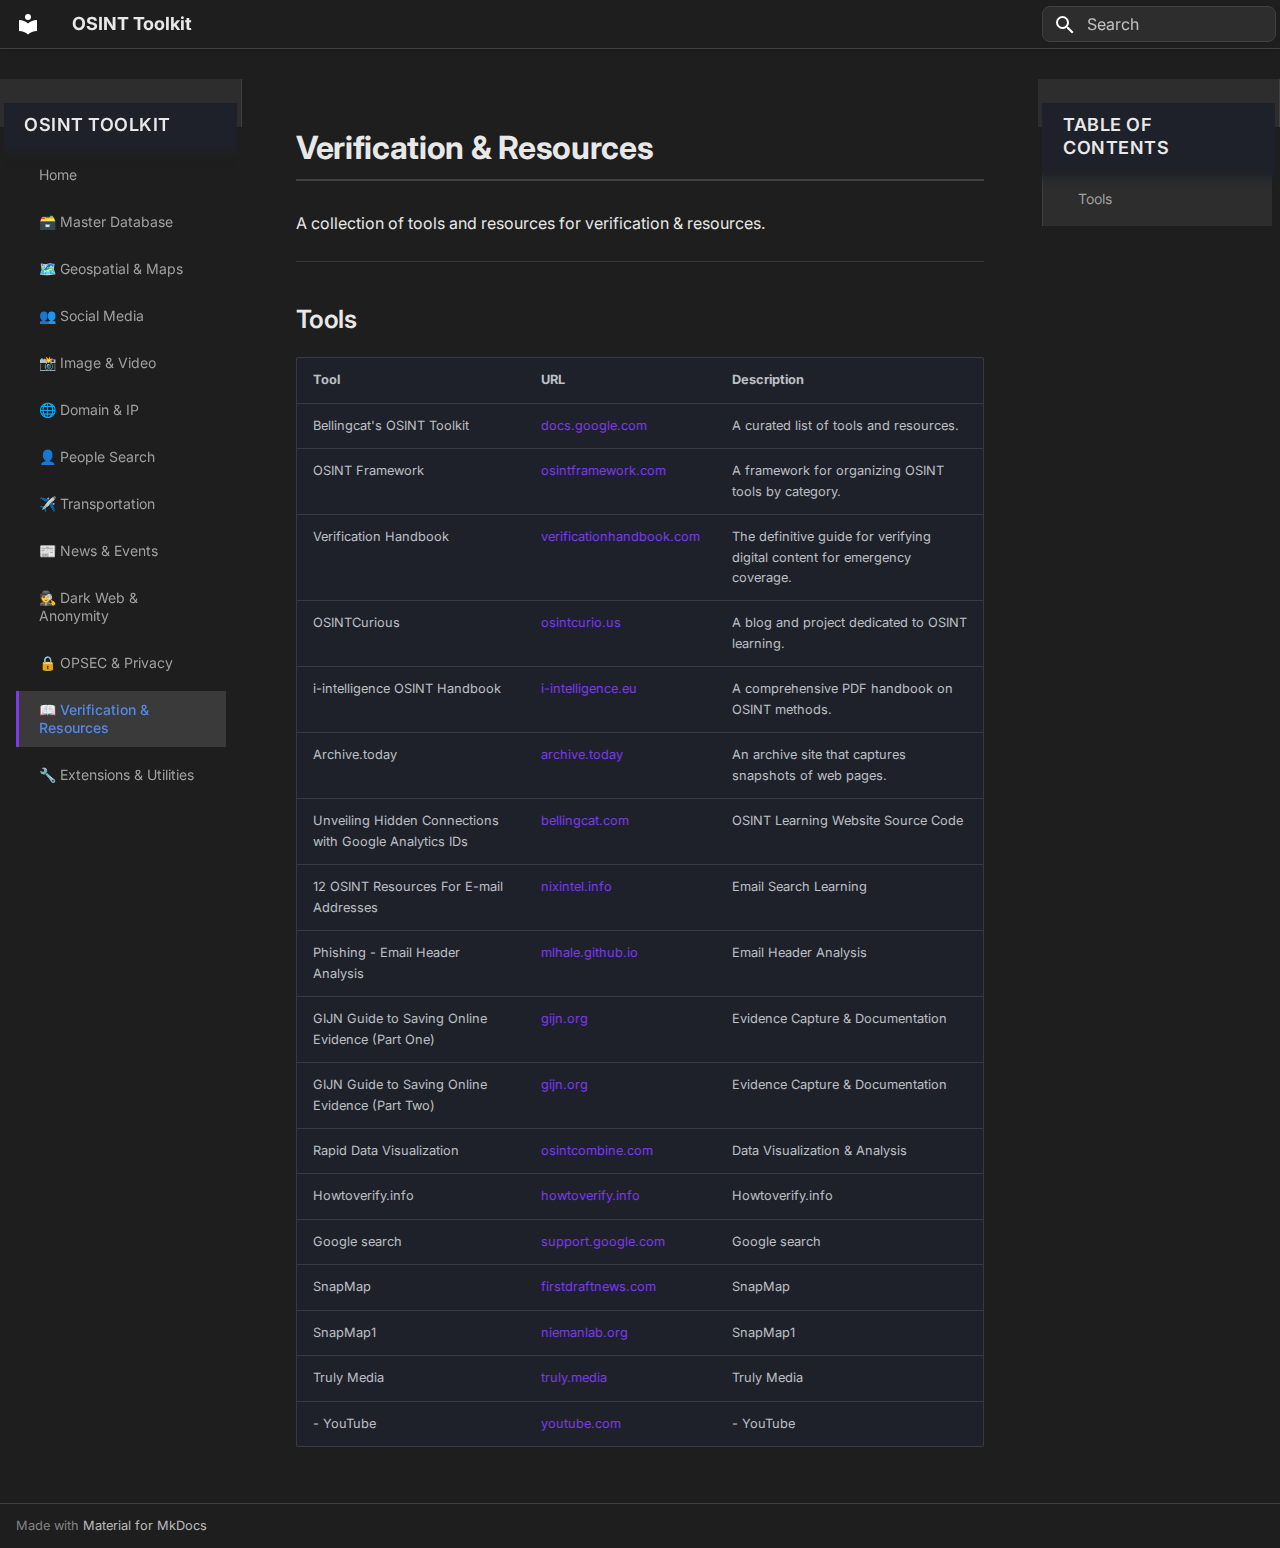
<file: verification-resources/index.html>
<!doctype html>
<html lang="en" class="no-js">
  <head>
    
      <meta charset="utf-8">
      <meta name="viewport" content="width=device-width,initial-scale=1">
      
        <meta name="description" content="A searchable collection of OSINT tools and resources.">
      
      
        <meta name="author" content="Feiko van Dijk">
      
      
        <link rel="canonical" href="https://feikovandijk.github.io/osint-toolkit/verification-resources/">
      
      
        <link rel="prev" href="../opsec-privacy/">
      
      
        <link rel="next" href="../extensions-utilities/">
      
      
      <link rel="icon" href="../assets/images/favicon.png">
      <meta name="generator" content="mkdocs-1.6.1, mkdocs-material-9.6.20">
    
    
      
        <title>📖 Verification & Resources - OSINT Toolkit</title>
      
    
    
      <link rel="stylesheet" href="../assets/stylesheets/main.e53b48f4.min.css">
      
        
        <link rel="stylesheet" href="../assets/stylesheets/palette.06af60db.min.css">
      
      


    
    
      
    
    
      
        
        
        <link rel="preconnect" href="https://fonts.gstatic.com" crossorigin>
        <link rel="stylesheet" href="https://fonts.googleapis.com/css?family=Inter:300,300i,400,400i,700,700i%7CJetBrains+Mono:400,400i,700,700i&display=fallback">
        <style>:root{--md-text-font:"Inter";--md-code-font:"JetBrains Mono"}</style>
      
    
    
      <link rel="stylesheet" href="../stylesheets/extra.css">
    
    <script>__md_scope=new URL("..",location),__md_hash=e=>[...e].reduce(((e,_)=>(e<<5)-e+_.charCodeAt(0)),0),__md_get=(e,_=localStorage,t=__md_scope)=>JSON.parse(_.getItem(t.pathname+"."+e)),__md_set=(e,_,t=localStorage,a=__md_scope)=>{try{t.setItem(a.pathname+"."+e,JSON.stringify(_))}catch(e){}}</script>
    
      

    
    
    
  </head>
  
  
    
    
    
    
    
    <body dir="ltr" data-md-color-scheme="slate" data-md-color-primary="indigo" data-md-color-accent="indigo">
  
    
    <input class="md-toggle" data-md-toggle="drawer" type="checkbox" id="__drawer" autocomplete="off">
    <input class="md-toggle" data-md-toggle="search" type="checkbox" id="__search" autocomplete="off">
    <label class="md-overlay" for="__drawer"></label>
    <div data-md-component="skip">
      
        
        <a href="#verification-resources" class="md-skip">
          Skip to content
        </a>
      
    </div>
    <div data-md-component="announce">
      
    </div>
    
    
      

  

<header class="md-header md-header--shadow" data-md-component="header">
  <nav class="md-header__inner md-grid" aria-label="Header">
    <a href=".." title="OSINT Toolkit" class="md-header__button md-logo" aria-label="OSINT Toolkit" data-md-component="logo">
      
  
  <svg xmlns="http://www.w3.org/2000/svg" viewBox="0 0 24 24"><path d="M12 8a3 3 0 0 0 3-3 3 3 0 0 0-3-3 3 3 0 0 0-3 3 3 3 0 0 0 3 3m0 3.54C9.64 9.35 6.5 8 3 8v11c3.5 0 6.64 1.35 9 3.54 2.36-2.19 5.5-3.54 9-3.54V8c-3.5 0-6.64 1.35-9 3.54"/></svg>

    </a>
    <label class="md-header__button md-icon" for="__drawer">
      
      <svg xmlns="http://www.w3.org/2000/svg" viewBox="0 0 24 24"><path d="M3 6h18v2H3zm0 5h18v2H3zm0 5h18v2H3z"/></svg>
    </label>
    <div class="md-header__title" data-md-component="header-title">
      <div class="md-header__ellipsis">
        <div class="md-header__topic">
          <span class="md-ellipsis">
            OSINT Toolkit
          </span>
        </div>
        <div class="md-header__topic" data-md-component="header-topic">
          <span class="md-ellipsis">
            
              📖 Verification & Resources
            
          </span>
        </div>
      </div>
    </div>
    
      
    
    
    
    
      
      
        <label class="md-header__button md-icon" for="__search">
          
          <svg xmlns="http://www.w3.org/2000/svg" viewBox="0 0 24 24"><path d="M9.5 3A6.5 6.5 0 0 1 16 9.5c0 1.61-.59 3.09-1.56 4.23l.27.27h.79l5 5-1.5 1.5-5-5v-.79l-.27-.27A6.52 6.52 0 0 1 9.5 16 6.5 6.5 0 0 1 3 9.5 6.5 6.5 0 0 1 9.5 3m0 2C7 5 5 7 5 9.5S7 14 9.5 14 14 12 14 9.5 12 5 9.5 5"/></svg>
        </label>
        <div class="md-search" data-md-component="search" role="dialog">
  <label class="md-search__overlay" for="__search"></label>
  <div class="md-search__inner" role="search">
    <form class="md-search__form" name="search">
      <input type="text" class="md-search__input" name="query" aria-label="Search" placeholder="Search" autocapitalize="off" autocorrect="off" autocomplete="off" spellcheck="false" data-md-component="search-query" required>
      <label class="md-search__icon md-icon" for="__search">
        
        <svg xmlns="http://www.w3.org/2000/svg" viewBox="0 0 24 24"><path d="M9.5 3A6.5 6.5 0 0 1 16 9.5c0 1.61-.59 3.09-1.56 4.23l.27.27h.79l5 5-1.5 1.5-5-5v-.79l-.27-.27A6.52 6.52 0 0 1 9.5 16 6.5 6.5 0 0 1 3 9.5 6.5 6.5 0 0 1 9.5 3m0 2C7 5 5 7 5 9.5S7 14 9.5 14 14 12 14 9.5 12 5 9.5 5"/></svg>
        
        <svg xmlns="http://www.w3.org/2000/svg" viewBox="0 0 24 24"><path d="M20 11v2H8l5.5 5.5-1.42 1.42L4.16 12l7.92-7.92L13.5 5.5 8 11z"/></svg>
      </label>
      <nav class="md-search__options" aria-label="Search">
        
        <button type="reset" class="md-search__icon md-icon" title="Clear" aria-label="Clear" tabindex="-1">
          
          <svg xmlns="http://www.w3.org/2000/svg" viewBox="0 0 24 24"><path d="M19 6.41 17.59 5 12 10.59 6.41 5 5 6.41 10.59 12 5 17.59 6.41 19 12 13.41 17.59 19 19 17.59 13.41 12z"/></svg>
        </button>
      </nav>
      
        <div class="md-search__suggest" data-md-component="search-suggest"></div>
      
    </form>
    <div class="md-search__output">
      <div class="md-search__scrollwrap" tabindex="0" data-md-scrollfix>
        <div class="md-search-result" data-md-component="search-result">
          <div class="md-search-result__meta">
            Initializing search
          </div>
          <ol class="md-search-result__list" role="presentation"></ol>
        </div>
      </div>
    </div>
  </div>
</div>
      
    
    
  </nav>
  
</header>
    
    <div class="md-container" data-md-component="container">
      
      
        
          
        
      
      <main class="md-main" data-md-component="main">
        <div class="md-main__inner md-grid">
          
            
              
              <div class="md-sidebar md-sidebar--primary" data-md-component="sidebar" data-md-type="navigation" >
                <div class="md-sidebar__scrollwrap">
                  <div class="md-sidebar__inner">
                    



<nav class="md-nav md-nav--primary" aria-label="Navigation" data-md-level="0">
  <label class="md-nav__title" for="__drawer">
    <a href=".." title="OSINT Toolkit" class="md-nav__button md-logo" aria-label="OSINT Toolkit" data-md-component="logo">
      
  
  <svg xmlns="http://www.w3.org/2000/svg" viewBox="0 0 24 24"><path d="M12 8a3 3 0 0 0 3-3 3 3 0 0 0-3-3 3 3 0 0 0-3 3 3 3 0 0 0 3 3m0 3.54C9.64 9.35 6.5 8 3 8v11c3.5 0 6.64 1.35 9 3.54 2.36-2.19 5.5-3.54 9-3.54V8c-3.5 0-6.64 1.35-9 3.54"/></svg>

    </a>
    OSINT Toolkit
  </label>
  
  <ul class="md-nav__list" data-md-scrollfix>
    
      
      
  
  
  
  
    <li class="md-nav__item">
      <a href=".." class="md-nav__link">
        
  
  
  <span class="md-ellipsis">
    Home
    
  </span>
  

      </a>
    </li>
  

    
      
      
  
  
  
  
    <li class="md-nav__item">
      <a href="../master-database/" class="md-nav__link">
        
  
  
  <span class="md-ellipsis">
    🗃️ Master Database
    
  </span>
  

      </a>
    </li>
  

    
      
      
  
  
  
  
    <li class="md-nav__item">
      <a href="../geospatial-maps/" class="md-nav__link">
        
  
  
  <span class="md-ellipsis">
    🗺️ Geospatial & Maps
    
  </span>
  

      </a>
    </li>
  

    
      
      
  
  
  
  
    <li class="md-nav__item">
      <a href="../social-media/" class="md-nav__link">
        
  
  
  <span class="md-ellipsis">
    👥 Social Media
    
  </span>
  

      </a>
    </li>
  

    
      
      
  
  
  
  
    <li class="md-nav__item">
      <a href="../image-video/" class="md-nav__link">
        
  
  
  <span class="md-ellipsis">
    📸 Image & Video
    
  </span>
  

      </a>
    </li>
  

    
      
      
  
  
  
  
    <li class="md-nav__item">
      <a href="../domain-ip/" class="md-nav__link">
        
  
  
  <span class="md-ellipsis">
    🌐 Domain & IP
    
  </span>
  

      </a>
    </li>
  

    
      
      
  
  
  
  
    <li class="md-nav__item">
      <a href="../people-search/" class="md-nav__link">
        
  
  
  <span class="md-ellipsis">
    👤 People Search
    
  </span>
  

      </a>
    </li>
  

    
      
      
  
  
  
  
    <li class="md-nav__item">
      <a href="../transportation/" class="md-nav__link">
        
  
  
  <span class="md-ellipsis">
    ✈️ Transportation
    
  </span>
  

      </a>
    </li>
  

    
      
      
  
  
  
  
    <li class="md-nav__item">
      <a href="../news-monitoring/" class="md-nav__link">
        
  
  
  <span class="md-ellipsis">
    📰 News & Events
    
  </span>
  

      </a>
    </li>
  

    
      
      
  
  
  
  
    <li class="md-nav__item">
      <a href="../dark-web/" class="md-nav__link">
        
  
  
  <span class="md-ellipsis">
    🕵️ Dark Web & Anonymity
    
  </span>
  

      </a>
    </li>
  

    
      
      
  
  
  
  
    <li class="md-nav__item">
      <a href="../opsec-privacy/" class="md-nav__link">
        
  
  
  <span class="md-ellipsis">
    🔒 OPSEC & Privacy
    
  </span>
  

      </a>
    </li>
  

    
      
      
  
  
    
  
  
  
    <li class="md-nav__item md-nav__item--active">
      
      <input class="md-nav__toggle md-toggle" type="checkbox" id="__toc">
      
      
        
      
      
        <label class="md-nav__link md-nav__link--active" for="__toc">
          
  
  
  <span class="md-ellipsis">
    📖 Verification & Resources
    
  </span>
  

          <span class="md-nav__icon md-icon"></span>
        </label>
      
      <a href="./" class="md-nav__link md-nav__link--active">
        
  
  
  <span class="md-ellipsis">
    📖 Verification & Resources
    
  </span>
  

      </a>
      
        

<nav class="md-nav md-nav--secondary" aria-label="Table of contents">
  
  
  
    
  
  
    <label class="md-nav__title" for="__toc">
      <span class="md-nav__icon md-icon"></span>
      Table of contents
    </label>
    <ul class="md-nav__list" data-md-component="toc" data-md-scrollfix>
      
        <li class="md-nav__item">
  <a href="#tools" class="md-nav__link">
    <span class="md-ellipsis">
      Tools
    </span>
  </a>
  
</li>
      
    </ul>
  
</nav>
      
    </li>
  

    
      
      
  
  
  
  
    <li class="md-nav__item">
      <a href="../extensions-utilities/" class="md-nav__link">
        
  
  
  <span class="md-ellipsis">
    🔧 Extensions & Utilities
    
  </span>
  

      </a>
    </li>
  

    
  </ul>
</nav>
                  </div>
                </div>
              </div>
            
            
              
              <div class="md-sidebar md-sidebar--secondary" data-md-component="sidebar" data-md-type="toc" >
                <div class="md-sidebar__scrollwrap">
                  <div class="md-sidebar__inner">
                    

<nav class="md-nav md-nav--secondary" aria-label="Table of contents">
  
  
  
    
  
  
    <label class="md-nav__title" for="__toc">
      <span class="md-nav__icon md-icon"></span>
      Table of contents
    </label>
    <ul class="md-nav__list" data-md-component="toc" data-md-scrollfix>
      
        <li class="md-nav__item">
  <a href="#tools" class="md-nav__link">
    <span class="md-ellipsis">
      Tools
    </span>
  </a>
  
</li>
      
    </ul>
  
</nav>
                  </div>
                </div>
              </div>
            
          
          
            <div class="md-content" data-md-component="content">
              <article class="md-content__inner md-typeset">
                
                  



<h1 id="verification-resources">Verification &amp; Resources</h1>
<p>A collection of tools and resources for verification &amp; resources.</p>
<hr />
<h2 id="tools">Tools</h2>
<table>
<thead>
<tr>
<th>Tool</th>
<th>URL</th>
<th>Description</th>
</tr>
</thead>
<tbody>
<tr>
<td>Bellingcat's OSINT Toolkit</td>
<td><a href="https://docs.google.com/document/d/1BfLPJpRtyq4RFtHJoNpvWQjmGnyVkfE2HYoICKOGguA/edit">docs.google.com</a></td>
<td>A curated list of tools and resources.</td>
</tr>
<tr>
<td>OSINT Framework</td>
<td><a href="https://osintframework.com/">osintframework.com</a></td>
<td>A framework for organizing OSINT tools by category.</td>
</tr>
<tr>
<td>Verification Handbook</td>
<td><a href="http://verificationhandbook.com/">verificationhandbook.com</a></td>
<td>The definitive guide for verifying digital content for emergency coverage.</td>
</tr>
<tr>
<td>OSINTCurious</td>
<td><a href="https://osintcurio.us/">osintcurio.us</a></td>
<td>A blog and project dedicated to OSINT learning.</td>
</tr>
<tr>
<td>i-intelligence OSINT Handbook</td>
<td><a href="https://i-intelligence.eu/uploads/public-documents/OSINT_Handbook_2020.pdf">i-intelligence.eu</a></td>
<td>A comprehensive PDF handbook on OSINT methods.</td>
</tr>
<tr>
<td>Archive.today</td>
<td><a href="http://archive.today/">archive.today</a></td>
<td>An archive site that captures snapshots of web pages.</td>
</tr>
<tr>
<td>Unveiling Hidden Connections with Google Analytics IDs</td>
<td><a href="https://www.bellingcat.com/resources/how-tos/2015/07/23/unveiling-hidden-connections-with-google-analytics-ids/">bellingcat.com</a></td>
<td>OSINT Learning Website Source Code</td>
</tr>
<tr>
<td>12 OSINT Resources For E-mail Addresses</td>
<td><a href="https://nixintel.info/osint/12-osint-resources-for-e-mail-addresses/">nixintel.info</a></td>
<td>Email Search Learning</td>
</tr>
<tr>
<td>Phishing - Email Header Analysis</td>
<td><a href="https://mlhale.github.io/nebraska-gencyber-modules/2021/phishing/email-headeranalysis/">mlhale.github.io</a></td>
<td>Email Header Analysis</td>
</tr>
<tr>
<td>GIJN Guide to Saving Online Evidence (Part One)</td>
<td><a href="https://gijn.org/2016/03/07/how-to-save-online-evidence-and-why-it-matters-part-one/">gijn.org</a></td>
<td>Evidence Capture &amp; Documentation</td>
</tr>
<tr>
<td>GIJN Guide to Saving Online Evidence (Part Two)</td>
<td><a href="https://gijn.org/2016/03/08/how-to-save-online-evidence-and-why-it-matters-part-two/">gijn.org</a></td>
<td>Evidence Capture &amp; Documentation</td>
</tr>
<tr>
<td>Rapid Data Visualization</td>
<td><a href="https://www.osintcombine.com/post/rapid-data-visualization">osintcombine.com</a></td>
<td>Data Visualization &amp; Analysis</td>
</tr>
<tr>
<td>Howtoverify.info</td>
<td><a href="https://www.howtoverify.info/">howtoverify.info</a></td>
<td>Howtoverify.info</td>
</tr>
<tr>
<td>Google search</td>
<td><a href="https://support.google.com/websearch/answer/2466433?p=adv_operators&amp;hl=en&amp;rd=1">support.google.com</a></td>
<td>Google search</td>
</tr>
<tr>
<td>SnapMap</td>
<td><a href="https://firstdraftnews.com/snapchat-map-newsgathering/">firstdraftnews.com</a></td>
<td>SnapMap</td>
</tr>
<tr>
<td>SnapMap1</td>
<td><a href="http://www.niemanlab.org/2017/11/snap-maps-offered-real-time-coverage-of-tuesdays-terror-attacks-in-manhattan-plus-a-lot-of-emoji/?utm_content=bufferf62ae&amp;utm_medium=social&amp;utm_source=twitter.com&amp;utm_campaign=buffer">niemanlab.org</a></td>
<td>SnapMap1</td>
</tr>
<tr>
<td>Truly Media</td>
<td><a href="http://www.truly.media/">truly.media</a></td>
<td>Truly Media</td>
</tr>
<tr>
<td>- YouTube</td>
<td><a href="https://www.youtube.com/watch?v=lFT1GTr7pqw&amp;list=PLq6cQ--4f90icDJUwiGcPrFFLLguuZ0ht&amp;index=7">youtube.com</a></td>
<td>- YouTube</td>
</tr>
</tbody>
</table>












                
              </article>
            </div>
          
          
<script>var target=document.getElementById(location.hash.slice(1));target&&target.name&&(target.checked=target.name.startsWith("__tabbed_"))</script>
        </div>
        
          <button type="button" class="md-top md-icon" data-md-component="top" hidden>
  
  <svg xmlns="http://www.w3.org/2000/svg" viewBox="0 0 24 24"><path d="M13 20h-2V8l-5.5 5.5-1.42-1.42L12 4.16l7.92 7.92-1.42 1.42L13 8z"/></svg>
  Back to top
</button>
        
      </main>
      
        <footer class="md-footer">
  
  <div class="md-footer-meta md-typeset">
    <div class="md-footer-meta__inner md-grid">
      <div class="md-copyright">
  
  
    Made with
    <a href="https://squidfunk.github.io/mkdocs-material/" target="_blank" rel="noopener">
      Material for MkDocs
    </a>
  
</div>
      
    </div>
  </div>
</footer>
      
    </div>
    <div class="md-dialog" data-md-component="dialog">
      <div class="md-dialog__inner md-typeset"></div>
    </div>
    
    
    
      
      <script id="__config" type="application/json">{"base": "..", "features": ["navigation.sections", "navigation.expand", "navigation.path", "navigation.top", "search.suggest", "search.highlight", "content.code.copy", "content.code.annotate"], "search": "../assets/javascripts/workers/search.973d3a69.min.js", "tags": null, "translations": {"clipboard.copied": "Copied to clipboard", "clipboard.copy": "Copy to clipboard", "search.result.more.one": "1 more on this page", "search.result.more.other": "# more on this page", "search.result.none": "No matching documents", "search.result.one": "1 matching document", "search.result.other": "# matching documents", "search.result.placeholder": "Type to start searching", "search.result.term.missing": "Missing", "select.version": "Select version"}, "version": null}</script>
    
    
      <script src="../assets/javascripts/bundle.f55a23d4.min.js"></script>
      
    
  </body>
</html>
</file>
<file: stylesheets/extra.css>
/* GitBook-like theme for MkDocs */

/* Import Inter font for GitBook-like typography */
@import url('https://fonts.googleapis.com/css2?family=Inter:wght@300;400;500;600;700&display=swap');

/* Root variables for GitBook-like colors */
:root {
  --gitbook-bg: #ffffff;
  --gitbook-sidebar-bg: #f8f9fa;
  --gitbook-text: #2c3e50;
  --gitbook-text-light: #6c757d;
  --gitbook-border: #e9ecef;
  --gitbook-primary: #6366f1;
  --gitbook-hover: #f1f3f4;
  --gitbook-shadow: 0 1px 3px rgba(0,0,0,0.1);
}

/* Dark mode variables - Softer grey theme */
[data-md-color-scheme="slate"] {
  --gitbook-bg: #1e1e1e;
  --gitbook-sidebar-bg: #2d2d2d;
  --gitbook-text: #e8e8e8;
  --gitbook-text-light: #a0a0a0;
  --gitbook-border: #404040;
  --gitbook-hover: #3a3a3a;
  --gitbook-primary: #7c3aed;
  --gitbook-shadow: 0 1px 3px rgba(0,0,0,0.2);
}

/* Main layout adjustments - Full page width */
.md-container {
  max-width: none;
}

.md-main {
  background-color: var(--gitbook-bg);
}

/* Header styling */
.md-header {
  background-color: var(--gitbook-bg);
  border-bottom: 1px solid var(--gitbook-border);
  box-shadow: var(--gitbook-shadow);
}

.md-header__title {
  font-family: 'Inter', sans-serif;
  font-weight: 600;
  color: var(--gitbook-text);
}

/* Sidebar styling - GitBook-like appearance */
.md-sidebar {
  background-color: var(--gitbook-sidebar-bg);
  border-right: 1px solid var(--gitbook-border);
}

.md-nav__title {
  font-family: 'Inter', sans-serif;
  font-weight: 600;
  color: var(--gitbook-text);
  font-size: 0.9rem;
  text-transform: uppercase;
  letter-spacing: 0.5px;
  margin-bottom: 0.5rem;
  padding: 0.5rem 1rem;
}

.md-nav__item {
  margin: 0;
}

.md-nav__link {
  font-family: 'Inter', sans-serif;
  font-weight: 400;
  color: var(--gitbook-text-light);
  padding: 0.5rem 1rem;
  border-radius: 0;
  transition: all 0.2s ease;
  border-left: 3px solid transparent;
}

.md-nav__link:hover {
  background-color: var(--gitbook-hover);
  color: var(--gitbook-text);
  border-left-color: var(--gitbook-primary);
}

.md-nav__link--active {
  background-color: var(--gitbook-hover);
  color: var(--gitbook-primary);
  border-left-color: var(--gitbook-primary);
  font-weight: 500;
}

/* Content area styling */
.md-content {
  background-color: var(--gitbook-bg);
  font-family: 'Inter', sans-serif;
  line-height: 1.7;
}

.md-content__inner {
  max-width: none;
  margin: 0;
  padding: 2rem 1.5rem;
}

/* Typography improvements */
.md-typeset h1 {
  font-family: 'Inter', sans-serif;
  font-weight: 700;
  color: var(--gitbook-text);
  margin-bottom: 1.5rem;
  padding-bottom: 0.5rem;
  border-bottom: 2px solid var(--gitbook-border);
}

.md-typeset h2 {
  font-family: 'Inter', sans-serif;
  font-weight: 600;
  color: var(--gitbook-text);
  margin-top: 2rem;
  margin-bottom: 1rem;
}

.md-typeset h3 {
  font-family: 'Inter', sans-serif;
  font-weight: 500;
  color: var(--gitbook-text);
  margin-top: 1.5rem;
  margin-bottom: 0.75rem;
}

.md-typeset p {
  color: var(--gitbook-text);
  margin-bottom: 1rem;
}

/* Links styling */
.md-typeset a {
  color: var(--gitbook-primary);
  text-decoration: none;
  border-bottom: 1px solid transparent;
  transition: border-bottom 0.2s ease;
}

.md-typeset a:hover {
  border-bottom-color: var(--gitbook-primary);
}

/* Code blocks */
.md-typeset pre {
  background-color: var(--gitbook-sidebar-bg);
  border: 1px solid var(--gitbook-border);
  border-radius: 8px;
  padding: 1rem;
  font-family: 'JetBrains Mono', monospace;
}

.md-typeset code {
  background-color: var(--gitbook-sidebar-bg);
  border: 1px solid var(--gitbook-border);
  border-radius: 4px;
  padding: 0.2rem 0.4rem;
  font-family: 'JetBrains Mono', monospace;
  font-size: 0.9em;
}

/* Lists styling */
.md-typeset ul, .md-typeset ol {
  margin-left: 1.5rem;
  margin-bottom: 1rem;
}

.md-typeset li {
  margin-bottom: 0.5rem;
  color: var(--gitbook-text);
}

/* Search styling */
.md-search__form {
  background-color: var(--gitbook-sidebar-bg);
  border: 1px solid var(--gitbook-border);
  border-radius: 8px;
}

.md-search__input {
  font-family: 'Inter', sans-serif;
}

/* Table of contents */
.md-nav--secondary {
  background-color: var(--gitbook-sidebar-bg);
  border-left: 1px solid var(--gitbook-border);
}

/* Remove the old tab navigation completely */
.md-tabs {
  display: none !important;
}

/* Mobile responsiveness */
@media screen and (max-width: 76.1875em) {
  .md-nav--primary .md-nav__title {
    font-size: 0.8rem;
  }
  
  .md-nav__link {
    padding: 0.4rem 0.8rem;
    font-size: 0.9rem;
  }
  
  .md-content__inner {
    padding: 1.5rem 1rem;
  }
}

/* Footer styling */
.md-footer {
  background-color: var(--gitbook-sidebar-bg);
  border-top: 1px solid var(--gitbook-border);
}

.md-footer-meta {
  background-color: var(--gitbook-bg);
}

/* Breadcrumb navigation */
.md-nav__path {
  font-family: 'Inter', sans-serif;
  font-size: 0.8rem;
  color: var(--gitbook-text-light);
}

/* Improve spacing and layout - Full width */
.md-grid {
  max-width: none;
}

/* Custom scrollbar for sidebar */
.md-sidebar__scrollwrap::-webkit-scrollbar {
  width: 6px;
}

.md-sidebar__scrollwrap::-webkit-scrollbar-track {
  background: var(--gitbook-sidebar-bg);
}

.md-sidebar__scrollwrap::-webkit-scrollbar-thumb {
  background: var(--gitbook-border);
  border-radius: 3px;
}

.md-sidebar__scrollwrap::-webkit-scrollbar-thumb:hover {
  background: var(--gitbook-text-light);
}

/* Dark mode specific enhancements */
[data-md-color-scheme="slate"] .md-header {
  background-color: var(--gitbook-bg);
  border-bottom-color: var(--gitbook-border);
}

[data-md-color-scheme="slate"] .md-typeset h1 {
  border-bottom-color: var(--gitbook-border);
}

[data-md-color-scheme="slate"] .md-typeset pre {
  background-color: var(--gitbook-sidebar-bg);
  border-color: var(--gitbook-border);
}

[data-md-color-scheme="slate"] .md-typeset code {
  background-color: var(--gitbook-sidebar-bg);
  border-color: var(--gitbook-border);
  color: var(--gitbook-text);
}

[data-md-color-scheme="slate"] .md-search__form {
  background-color: var(--gitbook-sidebar-bg);
  border-color: var(--gitbook-border);
}

[data-md-color-scheme="slate"] .md-footer {
  background-color: var(--gitbook-sidebar-bg);
  border-top-color: var(--gitbook-border);
}

[data-md-color-scheme="slate"] .md-footer-meta {
  background-color: var(--gitbook-bg);
}

/* Smooth transitions for theme switching */
.md-header,
.md-sidebar,
.md-content,
.md-typeset h1,
.md-typeset h2,
.md-typeset h3,
.md-typeset p,
.md-typeset a,
.md-nav__link,
.md-typeset pre,
.md-typeset code {
  transition: background-color 0.3s ease, color 0.3s ease, border-color 0.3s ease;
}
</file>
<file: assets/stylesheets/main.e53b48f4.min.css>
@charset "UTF-8";html{-webkit-text-size-adjust:none;-moz-text-size-adjust:none;text-size-adjust:none;box-sizing:border-box}*,:after,:before{box-sizing:inherit}@media (prefers-reduced-motion){*,:after,:before{transition:none!important}}body{margin:0}a,button,input,label{-webkit-tap-highlight-color:transparent}a{color:inherit;text-decoration:none}hr{border:0;box-sizing:initial;display:block;height:.05rem;overflow:visible;padding:0}small{font-size:80%}sub,sup{line-height:1em}img{border-style:none}table{border-collapse:initial;border-spacing:0}td,th{font-weight:400;vertical-align:top}button{background:#0000;border:0;font-family:inherit;font-size:inherit;margin:0;padding:0}input{border:0;outline:none}:root{--md-primary-fg-color:#4051b5;--md-primary-fg-color--light:#5d6cc0;--md-primary-fg-color--dark:#303fa1;--md-primary-bg-color:#fff;--md-primary-bg-color--light:#ffffffb3;--md-accent-fg-color:#526cfe;--md-accent-fg-color--transparent:#526cfe1a;--md-accent-bg-color:#fff;--md-accent-bg-color--light:#ffffffb3}[data-md-color-scheme=default]{color-scheme:light}[data-md-color-scheme=default] img[src$="#gh-dark-mode-only"],[data-md-color-scheme=default] img[src$="#only-dark"]{display:none}:root,[data-md-color-scheme=default]{--md-hue:225deg;--md-default-fg-color:#000000de;--md-default-fg-color--light:#0000008a;--md-default-fg-color--lighter:#00000052;--md-default-fg-color--lightest:#00000012;--md-default-bg-color:#fff;--md-default-bg-color--light:#ffffffb3;--md-default-bg-color--lighter:#ffffff4d;--md-default-bg-color--lightest:#ffffff1f;--md-code-fg-color:#36464e;--md-code-bg-color:#f5f5f5;--md-code-hl-color:#4287ff;--md-code-hl-color--light:#4287ff1a;--md-code-hl-number-color:#d52a2a;--md-code-hl-special-color:#db1457;--md-code-hl-function-color:#a846b9;--md-code-hl-constant-color:#6e59d9;--md-code-hl-keyword-color:#3f6ec6;--md-code-hl-string-color:#1c7d4d;--md-code-hl-name-color:var(--md-code-fg-color);--md-code-hl-operator-color:var(--md-default-fg-color--light);--md-code-hl-punctuation-color:var(--md-default-fg-color--light);--md-code-hl-comment-color:var(--md-default-fg-color--light);--md-code-hl-generic-color:var(--md-default-fg-color--light);--md-code-hl-variable-color:var(--md-default-fg-color--light);--md-typeset-color:var(--md-default-fg-color);--md-typeset-a-color:var(--md-primary-fg-color);--md-typeset-del-color:#f5503d26;--md-typeset-ins-color:#0bd57026;--md-typeset-kbd-color:#fafafa;--md-typeset-kbd-accent-color:#fff;--md-typeset-kbd-border-color:#b8b8b8;--md-typeset-mark-color:#ffff0080;--md-typeset-table-color:#0000001f;--md-typeset-table-color--light:rgba(0,0,0,.035);--md-admonition-fg-color:var(--md-default-fg-color);--md-admonition-bg-color:var(--md-default-bg-color);--md-warning-fg-color:#000000de;--md-warning-bg-color:#ff9;--md-footer-fg-color:#fff;--md-footer-fg-color--light:#ffffffb3;--md-footer-fg-color--lighter:#ffffff73;--md-footer-bg-color:#000000de;--md-footer-bg-color--dark:#00000052;--md-shadow-z1:0 0.2rem 0.5rem #0000000d,0 0 0.05rem #0000001a;--md-shadow-z2:0 0.2rem 0.5rem #0000001a,0 0 0.05rem #00000040;--md-shadow-z3:0 0.2rem 0.5rem #0003,0 0 0.05rem #00000059}.md-icon svg{fill:currentcolor;display:block;height:1.2rem;width:1.2rem}body{-webkit-font-smoothing:antialiased;-moz-osx-font-smoothing:grayscale;--md-text-font-family:var(--md-text-font,_),-apple-system,BlinkMacSystemFont,Helvetica,Arial,sans-serif;--md-code-font-family:var(--md-code-font,_),SFMono-Regular,Consolas,Menlo,monospace}aside,body,input{font-feature-settings:"kern","liga";color:var(--md-typeset-color);font-family:var(--md-text-font-family)}code,kbd,pre{font-feature-settings:"kern";font-family:var(--md-code-font-family)}:root{--md-typeset-table-sort-icon:url('data:image/svg+xml;charset=utf-8,<svg xmlns="http://www.w3.org/2000/svg" viewBox="0 0 24 24"><path d="m18 21-4-4h3V7h-3l4-4 4 4h-3v10h3M2 19v-2h10v2M2 13v-2h7v2M2 7V5h4v2z"/></svg>');--md-typeset-table-sort-icon--asc:url('data:image/svg+xml;charset=utf-8,<svg xmlns="http://www.w3.org/2000/svg" viewBox="0 0 24 24"><path d="M19 17h3l-4 4-4-4h3V3h2M2 17h10v2H2M6 5v2H2V5m0 6h7v2H2z"/></svg>');--md-typeset-table-sort-icon--desc:url('data:image/svg+xml;charset=utf-8,<svg xmlns="http://www.w3.org/2000/svg" viewBox="0 0 24 24"><path d="M19 7h3l-4-4-4 4h3v14h2M2 17h10v2H2M6 5v2H2V5m0 6h7v2H2z"/></svg>')}.md-typeset{-webkit-print-color-adjust:exact;color-adjust:exact;font-size:.8rem;line-height:1.6;overflow-wrap:break-word}@media print{.md-typeset{font-size:.68rem}}.md-typeset blockquote,.md-typeset dl,.md-typeset figure,.md-typeset ol,.md-typeset pre,.md-typeset ul{margin-bottom:1em;margin-top:1em}.md-typeset h1{color:var(--md-default-fg-color--light);font-size:2em;line-height:1.3;margin:0 0 1.25em}.md-typeset h1,.md-typeset h2{font-weight:300;letter-spacing:-.01em}.md-typeset h2{font-size:1.5625em;line-height:1.4;margin:1.6em 0 .64em}.md-typeset h3{font-size:1.25em;font-weight:400;letter-spacing:-.01em;line-height:1.5;margin:1.6em 0 .8em}.md-typeset h2+h3{margin-top:.8em}.md-typeset h4{font-weight:700;letter-spacing:-.01em;margin:1em 0}.md-typeset h5,.md-typeset h6{color:var(--md-default-fg-color--light);font-size:.8em;font-weight:700;letter-spacing:-.01em;margin:1.25em 0}.md-typeset h5{text-transform:uppercase}.md-typeset h5 code{text-transform:none}.md-typeset hr{border-bottom:.05rem solid var(--md-default-fg-color--lightest);display:flow-root;margin:1.5em 0}.md-typeset a{color:var(--md-typeset-a-color);word-break:break-word}.md-typeset a,.md-typeset a:before{transition:color 125ms}.md-typeset a:focus,.md-typeset a:hover{color:var(--md-accent-fg-color)}.md-typeset a:focus code,.md-typeset a:hover code{background-color:var(--md-accent-fg-color--transparent)}.md-typeset a code{color:currentcolor;transition:background-color 125ms}.md-typeset a.focus-visible{outline-color:var(--md-accent-fg-color);outline-offset:.2rem}.md-typeset code,.md-typeset kbd,.md-typeset pre{color:var(--md-code-fg-color);direction:ltr;font-variant-ligatures:none}@media print{.md-typeset code,.md-typeset kbd,.md-typeset pre{white-space:pre-wrap}}.md-typeset code{background-color:var(--md-code-bg-color);border-radius:.1rem;-webkit-box-decoration-break:clone;box-decoration-break:clone;font-size:.85em;padding:0 .2941176471em;word-break:break-word}.md-typeset code:not(.focus-visible){-webkit-tap-highlight-color:transparent;outline:none}.md-typeset pre{display:flow-root;line-height:1.4;position:relative}.md-typeset pre>code{-webkit-box-decoration-break:slice;box-decoration-break:slice;box-shadow:none;display:block;margin:0;outline-color:var(--md-accent-fg-color);overflow:auto;padding:.7720588235em 1.1764705882em;scrollbar-color:var(--md-default-fg-color--lighter) #0000;scrollbar-width:thin;touch-action:auto;word-break:normal}.md-typeset pre>code:hover{scrollbar-color:var(--md-accent-fg-color) #0000}.md-typeset pre>code::-webkit-scrollbar{height:.2rem;width:.2rem}.md-typeset pre>code::-webkit-scrollbar-thumb{background-color:var(--md-default-fg-color--lighter)}.md-typeset pre>code::-webkit-scrollbar-thumb:hover{background-color:var(--md-accent-fg-color)}.md-typeset kbd{background-color:var(--md-typeset-kbd-color);border-radius:.1rem;box-shadow:0 .1rem 0 .05rem var(--md-typeset-kbd-border-color),0 .1rem 0 var(--md-typeset-kbd-border-color),0 -.1rem .2rem var(--md-typeset-kbd-accent-color) inset;color:var(--md-default-fg-color);display:inline-block;font-size:.75em;padding:0 .6666666667em;vertical-align:text-top;word-break:break-word}.md-typeset mark{background-color:var(--md-typeset-mark-color);-webkit-box-decoration-break:clone;box-decoration-break:clone;color:inherit;word-break:break-word}.md-typeset abbr{border-bottom:.05rem dotted var(--md-default-fg-color--light);cursor:help;text-decoration:none}.md-typeset small{opacity:.75}[dir=ltr] .md-typeset sub,[dir=ltr] .md-typeset sup{margin-left:.078125em}[dir=rtl] .md-typeset sub,[dir=rtl] .md-typeset sup{margin-right:.078125em}[dir=ltr] .md-typeset blockquote{padding-left:.6rem}[dir=rtl] .md-typeset blockquote{padding-right:.6rem}[dir=ltr] .md-typeset blockquote{border-left:.2rem solid var(--md-default-fg-color--lighter)}[dir=rtl] .md-typeset blockquote{border-right:.2rem solid var(--md-default-fg-color--lighter)}.md-typeset blockquote{color:var(--md-default-fg-color--light);margin-left:0;margin-right:0}.md-typeset ul{list-style-type:disc}.md-typeset ul[type]{list-style-type:revert-layer}[dir=ltr] .md-typeset ol,[dir=ltr] .md-typeset ul{margin-left:.625em}[dir=rtl] .md-typeset ol,[dir=rtl] .md-typeset ul{margin-right:.625em}.md-typeset ol,.md-typeset ul{padding:0}.md-typeset ol:not([hidden]),.md-typeset ul:not([hidden]){display:flow-root}.md-typeset ol ol,.md-typeset ul ol{list-style-type:lower-alpha}.md-typeset ol ol ol,.md-typeset ul ol ol{list-style-type:lower-roman}.md-typeset ol ol ol ol,.md-typeset ul ol ol ol{list-style-type:upper-alpha}.md-typeset ol ol ol ol ol,.md-typeset ul ol ol ol ol{list-style-type:upper-roman}.md-typeset ol[type],.md-typeset ul[type]{list-style-type:revert-layer}[dir=ltr] .md-typeset ol li,[dir=ltr] .md-typeset ul li{margin-left:1.25em}[dir=rtl] .md-typeset ol li,[dir=rtl] .md-typeset ul li{margin-right:1.25em}.md-typeset ol li,.md-typeset ul li{margin-bottom:.5em}.md-typeset ol li blockquote,.md-typeset ol li p,.md-typeset ul li blockquote,.md-typeset ul li p{margin:.5em 0}.md-typeset ol li:last-child,.md-typeset ul li:last-child{margin-bottom:0}[dir=ltr] .md-typeset ol li ol,[dir=ltr] .md-typeset ol li ul,[dir=ltr] .md-typeset ul li ol,[dir=ltr] .md-typeset ul li ul{margin-left:.625em}[dir=rtl] .md-typeset ol li ol,[dir=rtl] .md-typeset ol li ul,[dir=rtl] .md-typeset ul li ol,[dir=rtl] .md-typeset ul li ul{margin-right:.625em}.md-typeset ol li ol,.md-typeset ol li ul,.md-typeset ul li ol,.md-typeset ul li ul{margin-bottom:.5em;margin-top:.5em}[dir=ltr] .md-typeset dd{margin-left:1.875em}[dir=rtl] .md-typeset dd{margin-right:1.875em}.md-typeset dd{margin-bottom:1.5em;margin-top:1em}.md-typeset img,.md-typeset svg,.md-typeset video{height:auto;max-width:100%}.md-typeset img[align=left]{margin:1em 1em 1em 0}.md-typeset img[align=right]{margin:1em 0 1em 1em}.md-typeset img[align]:only-child{margin-top:0}.md-typeset figure{display:flow-root;margin:1em auto;max-width:100%;text-align:center;width:-moz-fit-content;width:fit-content}.md-typeset figure img{display:block;margin:0 auto}.md-typeset figcaption{font-style:italic;margin:1em auto;max-width:24rem}.md-typeset iframe{max-width:100%}.md-typeset table:not([class]){background-color:var(--md-default-bg-color);border:.05rem solid var(--md-typeset-table-color);border-radius:.1rem;display:inline-block;font-size:.64rem;max-width:100%;overflow:auto;touch-action:auto}@media print{.md-typeset table:not([class]){display:table}}.md-typeset table:not([class])+*{margin-top:1.5em}.md-typeset table:not([class]) td>:first-child,.md-typeset table:not([class]) th>:first-child{margin-top:0}.md-typeset table:not([class]) td>:last-child,.md-typeset table:not([class]) th>:last-child{margin-bottom:0}.md-typeset table:not([class]) td:not([align]),.md-typeset table:not([class]) th:not([align]){text-align:left}[dir=rtl] .md-typeset table:not([class]) td:not([align]),[dir=rtl] .md-typeset table:not([class]) th:not([align]){text-align:right}.md-typeset table:not([class]) th{font-weight:700;min-width:5rem;padding:.9375em 1.25em;vertical-align:top}.md-typeset table:not([class]) td{border-top:.05rem solid var(--md-typeset-table-color);padding:.9375em 1.25em;vertical-align:top}.md-typeset table:not([class]) tbody tr{transition:background-color 125ms}.md-typeset table:not([class]) tbody tr:hover{background-color:var(--md-typeset-table-color--light);box-shadow:0 .05rem 0 var(--md-default-bg-color) inset}.md-typeset table:not([class]) a{word-break:normal}.md-typeset table th[role=columnheader]{cursor:pointer}[dir=ltr] .md-typeset table th[role=columnheader]:after{margin-left:.5em}[dir=rtl] .md-typeset table th[role=columnheader]:after{margin-right:.5em}.md-typeset table th[role=columnheader]:after{content:"";display:inline-block;height:1.2em;-webkit-mask-image:var(--md-typeset-table-sort-icon);mask-image:var(--md-typeset-table-sort-icon);-webkit-mask-repeat:no-repeat;mask-repeat:no-repeat;-webkit-mask-size:contain;mask-size:contain;transition:background-color 125ms;vertical-align:text-bottom;width:1.2em}.md-typeset table th[role=columnheader]:hover:after{background-color:var(--md-default-fg-color--lighter)}.md-typeset table th[role=columnheader][aria-sort=ascending]:after{background-color:var(--md-default-fg-color--light);-webkit-mask-image:var(--md-typeset-table-sort-icon--asc);mask-image:var(--md-typeset-table-sort-icon--asc)}.md-typeset table th[role=columnheader][aria-sort=descending]:after{background-color:var(--md-default-fg-color--light);-webkit-mask-image:var(--md-typeset-table-sort-icon--desc);mask-image:var(--md-typeset-table-sort-icon--desc)}.md-typeset__scrollwrap{margin:1em -.8rem;overflow-x:auto;touch-action:auto}.md-typeset__table{display:inline-block;margin-bottom:.5em;padding:0 .8rem}@media print{.md-typeset__table{display:block}}html .md-typeset__table table{display:table;margin:0;overflow:hidden;width:100%}@media screen and (max-width:44.984375em){.md-content__inner>pre{margin:1em -.8rem}.md-content__inner>pre code{border-radius:0}}.md-typeset .md-author{border-radius:100%;display:block;flex-shrink:0;height:1.6rem;overflow:hidden;position:relative;transition:color 125ms,transform 125ms;width:1.6rem}.md-typeset .md-author img{display:block}.md-typeset .md-author--more{background:var(--md-default-fg-color--lightest);color:var(--md-default-fg-color--lighter);font-size:.6rem;font-weight:700;line-height:1.6rem;text-align:center}.md-typeset .md-author--long{height:2.4rem;width:2.4rem}.md-typeset a.md-author{transform:scale(1)}.md-typeset a.md-author img{border-radius:100%;filter:grayscale(100%) opacity(75%);transition:filter 125ms}.md-typeset a.md-author:focus,.md-typeset a.md-author:hover{transform:scale(1.1);z-index:1}.md-typeset a.md-author:focus img,.md-typeset a.md-author:hover img{filter:grayscale(0)}.md-banner{background-color:var(--md-footer-bg-color);color:var(--md-footer-fg-color);overflow:auto}@media print{.md-banner{display:none}}.md-banner--warning{background-color:var(--md-warning-bg-color);color:var(--md-warning-fg-color)}.md-banner__inner{font-size:.7rem;margin:.6rem auto;padding:0 .8rem}[dir=ltr] .md-banner__button{float:right}[dir=rtl] .md-banner__button{float:left}.md-banner__button{color:inherit;cursor:pointer;transition:opacity .25s}.no-js .md-banner__button{display:none}.md-banner__button:hover{opacity:.7}html{font-size:125%;height:100%;overflow-x:hidden}@media screen and (min-width:100em){html{font-size:137.5%}}@media screen and (min-width:125em){html{font-size:150%}}body{background-color:var(--md-default-bg-color);display:flex;flex-direction:column;font-size:.5rem;min-height:100%;position:relative;width:100%}@media print{body{display:block}}@media screen and (max-width:59.984375em){body[data-md-scrolllock]{position:fixed}}.md-grid{margin-left:auto;margin-right:auto;max-width:61rem}.md-container{display:flex;flex-direction:column;flex-grow:1}@media print{.md-container{display:block}}.md-main{flex-grow:1}.md-main__inner{display:flex;height:100%;margin-top:1.5rem}.md-ellipsis{overflow:hidden;text-overflow:ellipsis}.md-toggle{display:none}.md-option{height:0;opacity:0;position:absolute;width:0}.md-option:checked+label:not([hidden]){display:block}.md-option.focus-visible+label{outline-color:var(--md-accent-fg-color);outline-style:auto}.md-skip{background-color:var(--md-default-fg-color);border-radius:.1rem;color:var(--md-default-bg-color);font-size:.64rem;margin:.5rem;opacity:0;outline-color:var(--md-accent-fg-color);padding:.3rem .5rem;position:fixed;transform:translateY(.4rem);z-index:-1}.md-skip:focus{opacity:1;transform:translateY(0);transition:transform .25s cubic-bezier(.4,0,.2,1),opacity 175ms 75ms;z-index:10}@page{margin:25mm}:root{--md-clipboard-icon:url('data:image/svg+xml;charset=utf-8,<svg xmlns="http://www.w3.org/2000/svg" viewBox="0 0 24 24"><path d="M19 21H8V7h11m0-2H8a2 2 0 0 0-2 2v14a2 2 0 0 0 2 2h11a2 2 0 0 0 2-2V7a2 2 0 0 0-2-2m-3-4H4a2 2 0 0 0-2 2v14h2V3h12z"/></svg>')}.md-clipboard{border-radius:.1rem;color:var(--md-default-fg-color--lightest);cursor:pointer;height:1.5em;outline-color:var(--md-accent-fg-color);outline-offset:.1rem;position:absolute;right:.5em;top:.5em;transition:color .25s;width:1.5em;z-index:1}@media print{.md-clipboard{display:none}}.md-clipboard:not(.focus-visible){-webkit-tap-highlight-color:transparent;outline:none}:hover>.md-clipboard{color:var(--md-default-fg-color--light)}.md-clipboard:focus,.md-clipboard:hover{color:var(--md-accent-fg-color)}.md-clipboard:after{background-color:currentcolor;content:"";display:block;height:1.125em;margin:0 auto;-webkit-mask-image:var(--md-clipboard-icon);mask-image:var(--md-clipboard-icon);-webkit-mask-position:center;mask-position:center;-webkit-mask-repeat:no-repeat;mask-repeat:no-repeat;-webkit-mask-size:contain;mask-size:contain;width:1.125em}.md-clipboard--inline{cursor:pointer}.md-clipboard--inline code{transition:color .25s,background-color .25s}.md-clipboard--inline:focus code,.md-clipboard--inline:hover code{background-color:var(--md-accent-fg-color--transparent);color:var(--md-accent-fg-color)}.md-typeset .md-code__content{display:grid}@keyframes consent{0%{opacity:0;transform:translateY(100%)}to{opacity:1;transform:translateY(0)}}@keyframes overlay{0%{opacity:0}to{opacity:1}}.md-consent__overlay{animation:overlay .25s both;-webkit-backdrop-filter:blur(.1rem);backdrop-filter:blur(.1rem);background-color:#0000008a;height:100%;opacity:1;position:fixed;top:0;width:100%;z-index:5}.md-consent__inner{animation:consent .5s cubic-bezier(.1,.7,.1,1) both;background-color:var(--md-default-bg-color);border:0;border-radius:.1rem;bottom:0;box-shadow:0 0 .2rem #0000001a,0 .2rem .4rem #0003;max-height:100%;overflow:auto;padding:0;position:fixed;width:100%;z-index:5}.md-consent__form{padding:.8rem}.md-consent__settings{display:none;margin:1em 0}input:checked+.md-consent__settings{display:block}.md-consent__controls{margin-bottom:.8rem}.md-typeset .md-consent__controls .md-button{display:inline}@media screen and (max-width:44.984375em){.md-typeset .md-consent__controls .md-button{display:block;margin-top:.4rem;text-align:center;width:100%}}.md-consent label{cursor:pointer}.md-content{flex-grow:1;min-width:0}.md-content__inner{margin:0 .8rem 1.2rem;padding-top:.6rem}@media screen and (min-width:76.25em){[dir=ltr] .md-sidebar--primary:not([hidden])~.md-content>.md-content__inner{margin-left:1.2rem}[dir=ltr] .md-sidebar--secondary:not([hidden])~.md-content>.md-content__inner,[dir=rtl] .md-sidebar--primary:not([hidden])~.md-content>.md-content__inner{margin-right:1.2rem}[dir=rtl] .md-sidebar--secondary:not([hidden])~.md-content>.md-content__inner{margin-left:1.2rem}}.md-content__inner:before{content:"";display:block;height:.4rem}.md-content__inner>:last-child{margin-bottom:0}[dir=ltr] .md-content__button{float:right}[dir=rtl] .md-content__button{float:left}[dir=ltr] .md-content__button{margin-left:.4rem}[dir=rtl] .md-content__button{margin-right:.4rem}.md-content__button{margin:.4rem 0;padding:0}@media print{.md-content__button{display:none}}.md-typeset .md-content__button{color:var(--md-default-fg-color--lighter)}.md-content__button svg{display:inline;vertical-align:top}[dir=rtl] .md-content__button svg{transform:scaleX(-1)}[dir=ltr] .md-dialog{right:.8rem}[dir=rtl] .md-dialog{left:.8rem}.md-dialog{background-color:var(--md-default-fg-color);border-radius:.1rem;bottom:.8rem;box-shadow:var(--md-shadow-z3);min-width:11.1rem;opacity:0;padding:.4rem .6rem;pointer-events:none;position:fixed;transform:translateY(100%);transition:transform 0ms .4s,opacity .4s;z-index:4}@media print{.md-dialog{display:none}}.md-dialog--active{opacity:1;pointer-events:auto;transform:translateY(0);transition:transform .4s cubic-bezier(.075,.85,.175,1),opacity .4s}.md-dialog__inner{color:var(--md-default-bg-color);font-size:.7rem}.md-feedback{margin:2em 0 1em;text-align:center}.md-feedback fieldset{border:none;margin:0;padding:0}.md-feedback__title{font-weight:700;margin:1em auto}.md-feedback__inner{position:relative}.md-feedback__list{display:flex;flex-wrap:wrap;place-content:baseline center;position:relative}.md-feedback__list:hover .md-icon:not(:disabled){color:var(--md-default-fg-color--lighter)}:disabled .md-feedback__list{min-height:1.8rem}.md-feedback__icon{color:var(--md-default-fg-color--light);cursor:pointer;flex-shrink:0;margin:0 .1rem;transition:color 125ms}.md-feedback__icon:not(:disabled).md-icon:hover{color:var(--md-accent-fg-color)}.md-feedback__icon:disabled{color:var(--md-default-fg-color--lightest);pointer-events:none}.md-feedback__note{opacity:0;position:relative;transform:translateY(.4rem);transition:transform .4s cubic-bezier(.1,.7,.1,1),opacity .15s}.md-feedback__note>*{margin:0 auto;max-width:16rem}:disabled .md-feedback__note{opacity:1;transform:translateY(0)}@media print{.md-feedback{display:none}}.md-footer{background-color:var(--md-footer-bg-color);color:var(--md-footer-fg-color)}@media print{.md-footer{display:none}}.md-footer__inner{justify-content:space-between;overflow:auto;padding:.2rem}.md-footer__inner:not([hidden]){display:flex}.md-footer__link{align-items:end;display:flex;flex-grow:0.01;margin-bottom:.4rem;margin-top:1rem;max-width:100%;outline-color:var(--md-accent-fg-color);overflow:hidden;transition:opacity .25s}.md-footer__link:focus,.md-footer__link:hover{opacity:.7}[dir=rtl] .md-footer__link svg{transform:scaleX(-1)}@media screen and (max-width:44.984375em){.md-footer__link--prev{flex-shrink:0}.md-footer__link--prev .md-footer__title{display:none}}[dir=ltr] .md-footer__link--next{margin-left:auto}[dir=rtl] .md-footer__link--next{margin-right:auto}.md-footer__link--next{text-align:right}[dir=rtl] .md-footer__link--next{text-align:left}.md-footer__title{flex-grow:1;font-size:.9rem;margin-bottom:.7rem;max-width:calc(100% - 2.4rem);padding:0 1rem;white-space:nowrap}.md-footer__button{margin:.2rem;padding:.4rem}.md-footer__direction{font-size:.64rem;opacity:.7}.md-footer-meta{background-color:var(--md-footer-bg-color--dark)}.md-footer-meta__inner{display:flex;flex-wrap:wrap;justify-content:space-between;padding:.2rem}html .md-footer-meta.md-typeset a{color:var(--md-footer-fg-color--light)}html .md-footer-meta.md-typeset a:focus,html .md-footer-meta.md-typeset a:hover{color:var(--md-footer-fg-color)}.md-copyright{color:var(--md-footer-fg-color--lighter);font-size:.64rem;margin:auto .6rem;padding:.4rem 0;width:100%}@media screen and (min-width:45em){.md-copyright{width:auto}}.md-copyright__highlight{color:var(--md-footer-fg-color--light)}.md-social{display:inline-flex;gap:.2rem;margin:0 .4rem;padding:.2rem 0 .6rem}@media screen and (min-width:45em){.md-social{padding:.6rem 0}}.md-social__link{display:inline-block;height:1.6rem;text-align:center;width:1.6rem}.md-social__link:before{line-height:1.9}.md-social__link svg{fill:currentcolor;max-height:.8rem;vertical-align:-25%}.md-typeset .md-button{border:.1rem solid;border-radius:.1rem;color:var(--md-primary-fg-color);cursor:pointer;display:inline-block;font-weight:700;padding:.625em 2em;transition:color 125ms,background-color 125ms,border-color 125ms}.md-typeset .md-button--primary{background-color:var(--md-primary-fg-color);border-color:var(--md-primary-fg-color);color:var(--md-primary-bg-color)}.md-typeset .md-button:focus,.md-typeset .md-button:hover{background-color:var(--md-accent-fg-color);border-color:var(--md-accent-fg-color);color:var(--md-accent-bg-color)}[dir=ltr] .md-typeset .md-input{border-top-left-radius:.1rem}[dir=ltr] .md-typeset .md-input,[dir=rtl] .md-typeset .md-input{border-top-right-radius:.1rem}[dir=rtl] .md-typeset .md-input{border-top-left-radius:.1rem}.md-typeset .md-input{border-bottom:.1rem solid var(--md-default-fg-color--lighter);box-shadow:var(--md-shadow-z1);font-size:.8rem;height:1.8rem;padding:0 .6rem;transition:border .25s,box-shadow .25s}.md-typeset .md-input:focus,.md-typeset .md-input:hover{border-bottom-color:var(--md-accent-fg-color);box-shadow:var(--md-shadow-z2)}.md-typeset .md-input--stretch{width:100%}.md-header{background-color:var(--md-primary-fg-color);box-shadow:0 0 .2rem #0000,0 .2rem .4rem #0000;color:var(--md-primary-bg-color);display:block;left:0;position:sticky;right:0;top:0;z-index:4}@media print{.md-header{display:none}}.md-header[hidden]{transform:translateY(-100%);transition:transform .25s cubic-bezier(.8,0,.6,1),box-shadow .25s}.md-header--shadow{box-shadow:0 0 .2rem #0000001a,0 .2rem .4rem #0003;transition:transform .25s cubic-bezier(.1,.7,.1,1),box-shadow .25s}.md-header__inner{align-items:center;display:flex;padding:0 .2rem}.md-header__button{color:currentcolor;cursor:pointer;margin:.2rem;outline-color:var(--md-accent-fg-color);padding:.4rem;position:relative;transition:opacity .25s;vertical-align:middle;z-index:1}.md-header__button:hover{opacity:.7}.md-header__button:not([hidden]){display:inline-block}.md-header__button:not(.focus-visible){-webkit-tap-highlight-color:transparent;outline:none}.md-header__button.md-logo{margin:.2rem;padding:.4rem}@media screen and (max-width:76.234375em){.md-header__button.md-logo{display:none}}.md-header__button.md-logo img,.md-header__button.md-logo svg{fill:currentcolor;display:block;height:1.2rem;width:auto}@media screen and (min-width:60em){.md-header__button[for=__search]{display:none}}.no-js .md-header__button[for=__search]{display:none}[dir=rtl] .md-header__button[for=__search] svg{transform:scaleX(-1)}@media screen and (min-width:76.25em){.md-header__button[for=__drawer]{display:none}}.md-header__topic{display:flex;max-width:100%;position:absolute;transition:transform .4s cubic-bezier(.1,.7,.1,1),opacity .15s;white-space:nowrap}.md-header__topic+.md-header__topic{opacity:0;pointer-events:none;transform:translateX(1.25rem);transition:transform .4s cubic-bezier(1,.7,.1,.1),opacity .15s;z-index:-1}[dir=rtl] .md-header__topic+.md-header__topic{transform:translateX(-1.25rem)}.md-header__topic:first-child{font-weight:700}[dir=ltr] .md-header__title{margin-left:1rem;margin-right:.4rem}[dir=rtl] .md-header__title{margin-left:.4rem;margin-right:1rem}.md-header__title{flex-grow:1;font-size:.9rem;height:2.4rem;line-height:2.4rem}.md-header__title--active .md-header__topic{opacity:0;pointer-events:none;transform:translateX(-1.25rem);transition:transform .4s cubic-bezier(1,.7,.1,.1),opacity .15s;z-index:-1}[dir=rtl] .md-header__title--active .md-header__topic{transform:translateX(1.25rem)}.md-header__title--active .md-header__topic+.md-header__topic{opacity:1;pointer-events:auto;transform:translateX(0);transition:transform .4s cubic-bezier(.1,.7,.1,1),opacity .15s;z-index:0}.md-header__title>.md-header__ellipsis{height:100%;position:relative;width:100%}.md-header__option{display:flex;flex-shrink:0;max-width:100%;transition:max-width 0ms .25s,opacity .25s .25s;white-space:nowrap}[data-md-toggle=search]:checked~.md-header .md-header__option{max-width:0;opacity:0;transition:max-width 0ms,opacity 0ms}.md-header__option>input{bottom:0}.md-header__source{display:none}@media screen and (min-width:60em){[dir=ltr] .md-header__source{margin-left:1rem}[dir=rtl] .md-header__source{margin-right:1rem}.md-header__source{display:block;max-width:11.7rem;width:11.7rem}}@media screen and (min-width:76.25em){[dir=ltr] .md-header__source{margin-left:1.4rem}[dir=rtl] .md-header__source{margin-right:1.4rem}}.md-meta{color:var(--md-default-fg-color--light);font-size:.7rem;line-height:1.3}.md-meta__list{display:inline-flex;flex-wrap:wrap;list-style:none;margin:0;padding:0}.md-meta__item:not(:last-child):after{content:"·";margin-left:.2rem;margin-right:.2rem}.md-meta__link{color:var(--md-typeset-a-color)}.md-meta__link:focus,.md-meta__link:hover{color:var(--md-accent-fg-color)}.md-draft{background-color:#ff1744;border-radius:.125em;color:#fff;display:inline-block;font-weight:700;padding-left:.5714285714em;padding-right:.5714285714em}:root{--md-nav-icon--prev:url('data:image/svg+xml;charset=utf-8,<svg xmlns="http://www.w3.org/2000/svg" viewBox="0 0 24 24"><path d="M20 11v2H8l5.5 5.5-1.42 1.42L4.16 12l7.92-7.92L13.5 5.5 8 11z"/></svg>');--md-nav-icon--next:url('data:image/svg+xml;charset=utf-8,<svg xmlns="http://www.w3.org/2000/svg" viewBox="0 0 24 24"><path d="M8.59 16.58 13.17 12 8.59 7.41 10 6l6 6-6 6z"/></svg>');--md-toc-icon:url('data:image/svg+xml;charset=utf-8,<svg xmlns="http://www.w3.org/2000/svg" viewBox="0 0 24 24"><path d="M3 9h14V7H3zm0 4h14v-2H3zm0 4h14v-2H3zm16 0h2v-2h-2zm0-10v2h2V7zm0 6h2v-2h-2z"/></svg>')}.md-nav{font-size:.7rem;line-height:1.3}.md-nav__title{color:var(--md-default-fg-color--light);display:block;font-weight:700;overflow:hidden;padding:0 .6rem;text-overflow:ellipsis}.md-nav__title .md-nav__button{display:none}.md-nav__title .md-nav__button img{height:100%;width:auto}.md-nav__title .md-nav__button.md-logo img,.md-nav__title .md-nav__button.md-logo svg{fill:currentcolor;display:block;height:2.4rem;max-width:100%;object-fit:contain;width:auto}.md-nav__list{list-style:none;margin:0;padding:0}.md-nav__link{align-items:flex-start;display:flex;gap:.4rem;margin-top:.625em;scroll-snap-align:start;transition:color 125ms}.md-nav__link--passed{color:var(--md-default-fg-color--light)}.md-nav__item .md-nav__link--active,.md-nav__item .md-nav__link--active code{color:var(--md-typeset-a-color)}.md-nav__link .md-ellipsis{position:relative}[dir=ltr] .md-nav__link .md-icon:last-child{margin-left:auto}[dir=rtl] .md-nav__link .md-icon:last-child{margin-right:auto}.md-nav__link svg{fill:currentcolor;flex-shrink:0;height:1.3em;position:relative}.md-nav__link[for]:focus,.md-nav__link[for]:hover,.md-nav__link[href]:focus,.md-nav__link[href]:hover{color:var(--md-accent-fg-color);cursor:pointer}.md-nav__link.focus-visible{outline-color:var(--md-accent-fg-color);outline-offset:.2rem}.md-nav--primary .md-nav__link[for=__toc]{display:none}.md-nav--primary .md-nav__link[for=__toc] .md-icon:after{background-color:currentcolor;display:block;height:100%;-webkit-mask-image:var(--md-toc-icon);mask-image:var(--md-toc-icon);width:100%}.md-nav--primary .md-nav__link[for=__toc]~.md-nav{display:none}.md-nav__container>.md-nav__link{margin-top:0}.md-nav__container>.md-nav__link:first-child{flex-grow:1;min-width:0}.md-nav__icon{flex-shrink:0}.md-nav__source{display:none}@media screen and (max-width:76.234375em){.md-nav--primary,.md-nav--primary .md-nav{background-color:var(--md-default-bg-color);display:flex;flex-direction:column;height:100%;left:0;position:absolute;right:0;top:0;z-index:1}.md-nav--primary .md-nav__item,.md-nav--primary .md-nav__title{font-size:.8rem;line-height:1.5}.md-nav--primary .md-nav__title{background-color:var(--md-default-fg-color--lightest);color:var(--md-default-fg-color--light);cursor:pointer;height:5.6rem;line-height:2.4rem;padding:3rem .8rem .2rem;position:relative;white-space:nowrap}[dir=ltr] .md-nav--primary .md-nav__title .md-nav__icon{left:.4rem}[dir=rtl] .md-nav--primary .md-nav__title .md-nav__icon{right:.4rem}.md-nav--primary .md-nav__title .md-nav__icon{display:block;height:1.2rem;margin:.2rem;position:absolute;top:.4rem;width:1.2rem}.md-nav--primary .md-nav__title .md-nav__icon:after{background-color:currentcolor;content:"";display:block;height:100%;-webkit-mask-image:var(--md-nav-icon--prev);mask-image:var(--md-nav-icon--prev);-webkit-mask-position:center;mask-position:center;-webkit-mask-repeat:no-repeat;mask-repeat:no-repeat;-webkit-mask-size:contain;mask-size:contain;width:100%}.md-nav--primary .md-nav__title~.md-nav__list{background-color:var(--md-default-bg-color);box-shadow:0 .05rem 0 var(--md-default-fg-color--lightest) inset;overflow-y:auto;scroll-snap-type:y mandatory;touch-action:pan-y}.md-nav--primary .md-nav__title~.md-nav__list>:first-child{border-top:0}.md-nav--primary .md-nav__title[for=__drawer]{background-color:var(--md-primary-fg-color);color:var(--md-primary-bg-color);font-weight:700}.md-nav--primary .md-nav__title .md-logo{display:block;left:.2rem;margin:.2rem;padding:.4rem;position:absolute;right:.2rem;top:.2rem}.md-nav--primary .md-nav__list{flex:1}.md-nav--primary .md-nav__item{border-top:.05rem solid var(--md-default-fg-color--lightest)}.md-nav--primary .md-nav__item--active>.md-nav__link{color:var(--md-typeset-a-color)}.md-nav--primary .md-nav__item--active>.md-nav__link:focus,.md-nav--primary .md-nav__item--active>.md-nav__link:hover{color:var(--md-accent-fg-color)}.md-nav--primary .md-nav__link{margin-top:0;padding:.6rem .8rem}.md-nav--primary .md-nav__link svg{margin-top:.1em}.md-nav--primary .md-nav__link>.md-nav__link{padding:0}[dir=ltr] .md-nav--primary .md-nav__link .md-nav__icon{margin-right:-.2rem}[dir=rtl] .md-nav--primary .md-nav__link .md-nav__icon{margin-left:-.2rem}.md-nav--primary .md-nav__link .md-nav__icon{font-size:1.2rem;height:1.2rem;width:1.2rem}.md-nav--primary .md-nav__link .md-nav__icon:after{background-color:currentcolor;content:"";display:block;height:100%;-webkit-mask-image:var(--md-nav-icon--next);mask-image:var(--md-nav-icon--next);-webkit-mask-position:center;mask-position:center;-webkit-mask-repeat:no-repeat;mask-repeat:no-repeat;-webkit-mask-size:contain;mask-size:contain;width:100%}[dir=rtl] .md-nav--primary .md-nav__icon:after{transform:scale(-1)}.md-nav--primary .md-nav--secondary .md-nav{background-color:initial;position:static}[dir=ltr] .md-nav--primary .md-nav--secondary .md-nav .md-nav__link{padding-left:1.4rem}[dir=rtl] .md-nav--primary .md-nav--secondary .md-nav .md-nav__link{padding-right:1.4rem}[dir=ltr] .md-nav--primary .md-nav--secondary .md-nav .md-nav .md-nav__link{padding-left:2rem}[dir=rtl] .md-nav--primary .md-nav--secondary .md-nav .md-nav .md-nav__link{padding-right:2rem}[dir=ltr] .md-nav--primary .md-nav--secondary .md-nav .md-nav .md-nav .md-nav__link{padding-left:2.6rem}[dir=rtl] .md-nav--primary .md-nav--secondary .md-nav .md-nav .md-nav .md-nav__link{padding-right:2.6rem}[dir=ltr] .md-nav--primary .md-nav--secondary .md-nav .md-nav .md-nav .md-nav .md-nav__link{padding-left:3.2rem}[dir=rtl] .md-nav--primary .md-nav--secondary .md-nav .md-nav .md-nav .md-nav .md-nav__link{padding-right:3.2rem}.md-nav--secondary{background-color:initial}.md-nav__toggle~.md-nav{display:flex;opacity:0;transform:translateX(100%);transition:transform .25s cubic-bezier(.8,0,.6,1),opacity 125ms 50ms}[dir=rtl] .md-nav__toggle~.md-nav{transform:translateX(-100%)}.md-nav__toggle:checked~.md-nav{opacity:1;transform:translateX(0);transition:transform .25s cubic-bezier(.4,0,.2,1),opacity 125ms 125ms}.md-nav__toggle:checked~.md-nav>.md-nav__list{-webkit-backface-visibility:hidden;backface-visibility:hidden}}@media screen and (max-width:59.984375em){.md-nav--primary .md-nav__link[for=__toc]{display:flex}.md-nav--primary .md-nav__link[for=__toc] .md-icon:after{content:""}.md-nav--primary .md-nav__link[for=__toc]+.md-nav__link{display:none}.md-nav--primary .md-nav__link[for=__toc]~.md-nav{display:flex}.md-nav__source{background-color:var(--md-primary-fg-color--dark);color:var(--md-primary-bg-color);display:block;padding:0 .2rem}}@media screen and (min-width:60em) and (max-width:76.234375em){.md-nav--integrated .md-nav__link[for=__toc]{display:flex}.md-nav--integrated .md-nav__link[for=__toc] .md-icon:after{content:""}.md-nav--integrated .md-nav__link[for=__toc]+.md-nav__link{display:none}.md-nav--integrated .md-nav__link[for=__toc]~.md-nav{display:flex}}@media screen and (min-width:60em){.md-nav{margin-bottom:-.4rem}.md-nav--secondary .md-nav__title{background:var(--md-default-bg-color);box-shadow:0 0 .4rem .4rem var(--md-default-bg-color);position:sticky;top:0;z-index:1}.md-nav--secondary .md-nav__title[for=__toc]{scroll-snap-align:start}.md-nav--secondary .md-nav__title .md-nav__icon{display:none}[dir=ltr] .md-nav--secondary .md-nav__list{padding-left:.6rem}[dir=rtl] .md-nav--secondary .md-nav__list{padding-right:.6rem}.md-nav--secondary .md-nav__list{padding-bottom:.4rem}[dir=ltr] .md-nav--secondary .md-nav__item>.md-nav__link{margin-right:.4rem}[dir=rtl] .md-nav--secondary .md-nav__item>.md-nav__link{margin-left:.4rem}}@media screen and (min-width:76.25em){.md-nav{margin-bottom:-.4rem;transition:max-height .25s cubic-bezier(.86,0,.07,1)}.md-nav--primary .md-nav__title{background:var(--md-default-bg-color);box-shadow:0 0 .4rem .4rem var(--md-default-bg-color);position:sticky;top:0;z-index:1}.md-nav--primary .md-nav__title[for=__drawer]{scroll-snap-align:start}.md-nav--primary .md-nav__title .md-nav__icon{display:none}[dir=ltr] .md-nav--primary .md-nav__list{padding-left:.6rem}[dir=rtl] .md-nav--primary .md-nav__list{padding-right:.6rem}.md-nav--primary .md-nav__list{padding-bottom:.4rem}[dir=ltr] .md-nav--primary .md-nav__item>.md-nav__link{margin-right:.4rem}[dir=rtl] .md-nav--primary .md-nav__item>.md-nav__link{margin-left:.4rem}.md-nav__toggle~.md-nav{display:grid;grid-template-rows:minmax(.4rem,0fr);opacity:0;transition:grid-template-rows .25s cubic-bezier(.86,0,.07,1),opacity .25s,visibility 0ms .25s;visibility:collapse}.md-nav__toggle~.md-nav>.md-nav__list{overflow:hidden}.md-nav__toggle.md-toggle--indeterminate~.md-nav,.md-nav__toggle:checked~.md-nav{grid-template-rows:minmax(.4rem,1fr);opacity:1;transition:grid-template-rows .25s cubic-bezier(.86,0,.07,1),opacity .15s .1s,visibility 0ms;visibility:visible}.md-nav__toggle.md-toggle--indeterminate~.md-nav{transition:none}.md-nav__item--nested>.md-nav>.md-nav__title{display:none}.md-nav__item--section{display:block;margin:1.25em 0}.md-nav__item--section:last-child{margin-bottom:0}.md-nav__item--section>.md-nav__link{font-weight:700}.md-nav__item--section>.md-nav__link[for]{color:var(--md-default-fg-color--light)}.md-nav__item--section>.md-nav__link:not(.md-nav__container){pointer-events:none}.md-nav__item--section>.md-nav__link .md-icon,.md-nav__item--section>.md-nav__link>[for]{display:none}[dir=ltr] .md-nav__item--section>.md-nav{margin-left:-.6rem}[dir=rtl] .md-nav__item--section>.md-nav{margin-right:-.6rem}.md-nav__item--section>.md-nav{display:block;opacity:1;visibility:visible}.md-nav__item--section>.md-nav>.md-nav__list>.md-nav__item{padding:0}.md-nav__icon{border-radius:100%;height:.9rem;transition:background-color .25s;width:.9rem}.md-nav__icon:hover{background-color:var(--md-accent-fg-color--transparent)}.md-nav__icon:after{background-color:currentcolor;border-radius:100%;content:"";display:inline-block;height:100%;-webkit-mask-image:var(--md-nav-icon--next);mask-image:var(--md-nav-icon--next);-webkit-mask-position:center;mask-position:center;-webkit-mask-repeat:no-repeat;mask-repeat:no-repeat;-webkit-mask-size:contain;mask-size:contain;transition:transform .25s;vertical-align:-.1rem;width:100%}[dir=rtl] .md-nav__icon:after{transform:rotate(180deg)}.md-nav__item--nested .md-nav__toggle:checked~.md-nav__link .md-nav__icon:after,.md-nav__item--nested .md-toggle--indeterminate~.md-nav__link .md-nav__icon:after{transform:rotate(90deg)}.md-nav--lifted>.md-nav__list>.md-nav__item,.md-nav--lifted>.md-nav__title{display:none}.md-nav--lifted>.md-nav__list>.md-nav__item--active{display:block}.md-nav--lifted>.md-nav__list>.md-nav__item--active>.md-nav__link{background:var(--md-default-bg-color);box-shadow:0 0 .4rem .4rem var(--md-default-bg-color);margin-top:0;position:sticky;top:0;z-index:1}.md-nav--lifted>.md-nav__list>.md-nav__item--active>.md-nav__link:not(.md-nav__container){pointer-events:none}.md-nav--lifted>.md-nav__list>.md-nav__item--active.md-nav__item--section{margin:0}[dir=ltr] .md-nav--lifted>.md-nav__list>.md-nav__item>.md-nav:not(.md-nav--secondary){margin-left:-.6rem}[dir=rtl] .md-nav--lifted>.md-nav__list>.md-nav__item>.md-nav:not(.md-nav--secondary){margin-right:-.6rem}.md-nav--lifted>.md-nav__list>.md-nav__item>[for]{color:var(--md-default-fg-color--light)}.md-nav--lifted .md-nav[data-md-level="1"]{grid-template-rows:minmax(.4rem,1fr);opacity:1;visibility:visible}[dir=ltr] .md-nav--integrated>.md-nav__list>.md-nav__item--active .md-nav--secondary{border-left:.05rem solid var(--md-primary-fg-color)}[dir=rtl] .md-nav--integrated>.md-nav__list>.md-nav__item--active .md-nav--secondary{border-right:.05rem solid var(--md-primary-fg-color)}.md-nav--integrated>.md-nav__list>.md-nav__item--active .md-nav--secondary{display:block;margin-bottom:1.25em;opacity:1;visibility:visible}.md-nav--integrated>.md-nav__list>.md-nav__item--active .md-nav--secondary>.md-nav__list{overflow:visible;padding-bottom:0}.md-nav--integrated>.md-nav__list>.md-nav__item--active .md-nav--secondary>.md-nav__title{display:none}}.md-pagination{font-size:.8rem;font-weight:700;gap:.4rem}.md-pagination,.md-pagination>*{align-items:center;display:flex;justify-content:center}.md-pagination>*{border-radius:.2rem;height:1.8rem;min-width:1.8rem;text-align:center}.md-pagination__current{background-color:var(--md-default-fg-color--lightest);color:var(--md-default-fg-color--light)}.md-pagination__link{transition:color 125ms,background-color 125ms}.md-pagination__link:focus,.md-pagination__link:hover{background-color:var(--md-accent-fg-color--transparent);color:var(--md-accent-fg-color)}.md-pagination__link:focus svg,.md-pagination__link:hover svg{color:var(--md-accent-fg-color)}.md-pagination__link.focus-visible{outline-color:var(--md-accent-fg-color);outline-offset:.2rem}.md-pagination__link svg{fill:currentcolor;color:var(--md-default-fg-color--lighter);display:block;max-height:100%;width:1.2rem}.md-post__back{border-bottom:.05rem solid var(--md-default-fg-color--lightest);margin-bottom:1.2rem;padding-bottom:1.2rem}@media screen and (max-width:76.234375em){.md-post__back{display:none}}[dir=rtl] .md-post__back svg{transform:scaleX(-1)}.md-post__authors{display:flex;flex-direction:column;gap:.6rem;margin:0 .6rem 1.2rem}.md-post .md-post__meta a{transition:color 125ms}.md-post .md-post__meta a:focus,.md-post .md-post__meta a:hover{color:var(--md-accent-fg-color)}.md-post__title{color:var(--md-default-fg-color--light);font-weight:700}.md-post--excerpt{margin-bottom:3.2rem}.md-post--excerpt .md-post__header{align-items:center;display:flex;gap:.6rem;min-height:1.6rem}.md-post--excerpt .md-post__authors{align-items:center;display:inline-flex;flex-direction:row;gap:.2rem;margin:0;min-height:2.4rem}[dir=ltr] .md-post--excerpt .md-post__meta .md-meta__list{margin-right:.4rem}[dir=rtl] .md-post--excerpt .md-post__meta .md-meta__list{margin-left:.4rem}.md-post--excerpt .md-post__content>:first-child{--md-scroll-margin:6rem;margin-top:0}.md-post>.md-nav--secondary{margin:1em 0}.md-profile{align-items:center;display:flex;font-size:.7rem;gap:.6rem;line-height:1.4;width:100%}.md-profile__description{flex-grow:1}.md-content--post{display:flex}@media screen and (max-width:76.234375em){.md-content--post{flex-flow:column-reverse}}.md-content--post>.md-content__inner{flex-grow:1;min-width:0}@media screen and (min-width:76.25em){[dir=ltr] .md-content--post>.md-content__inner{margin-left:1.2rem}[dir=rtl] .md-content--post>.md-content__inner{margin-right:1.2rem}}@media screen and (max-width:76.234375em){.md-sidebar.md-sidebar--post{padding:0;position:static;width:100%}.md-sidebar.md-sidebar--post .md-sidebar__scrollwrap{overflow:visible}.md-sidebar.md-sidebar--post .md-sidebar__inner{padding:0}.md-sidebar.md-sidebar--post .md-post__meta{margin-left:.6rem;margin-right:.6rem}.md-sidebar.md-sidebar--post .md-nav__item{border:none;display:inline}.md-sidebar.md-sidebar--post .md-nav__list{display:inline-flex;flex-wrap:wrap;gap:.6rem;padding-bottom:.6rem;padding-top:.6rem}.md-sidebar.md-sidebar--post .md-nav__link{padding:0}.md-sidebar.md-sidebar--post .md-nav{height:auto;margin-bottom:0;position:static}}:root{--md-progress-value:0;--md-progress-delay:400ms}.md-progress{background:var(--md-primary-bg-color);height:.075rem;opacity:min(clamp(0,var(--md-progress-value),1),clamp(0,100 - var(--md-progress-value),1));position:fixed;top:0;transform:scaleX(calc(var(--md-progress-value)*1%));transform-origin:left;transition:transform .5s cubic-bezier(.19,1,.22,1),opacity .25s var(--md-progress-delay);width:100%;z-index:4}:root{--md-search-result-icon:url('data:image/svg+xml;charset=utf-8,<svg xmlns="http://www.w3.org/2000/svg" viewBox="0 0 24 24"><path d="M14 2H6a2 2 0 0 0-2 2v16a2 2 0 0 0 2 2h7c-.41-.25-.8-.56-1.14-.9-.33-.33-.61-.7-.86-1.1H6V4h7v5h5v1.18c.71.16 1.39.43 2 .82V8zm6.31 16.9c1.33-2.11.69-4.9-1.4-6.22-2.11-1.33-4.91-.68-6.22 1.4-1.34 2.11-.69 4.89 1.4 6.22 1.46.93 3.32.93 4.79.02L22 23.39 23.39 22zm-3.81.1a2.5 2.5 0 0 1-2.5-2.5 2.5 2.5 0 0 1 2.5-2.5 2.5 2.5 0 0 1 2.5 2.5 2.5 2.5 0 0 1-2.5 2.5"/></svg>')}.md-search{position:relative}@media screen and (min-width:60em){.md-search{padding:.2rem 0}}.no-js .md-search{display:none}.md-search__overlay{opacity:0;z-index:1}@media screen and (max-width:59.984375em){[dir=ltr] .md-search__overlay{left:-2.2rem}[dir=rtl] .md-search__overlay{right:-2.2rem}.md-search__overlay{background-color:var(--md-default-bg-color);border-radius:1rem;height:2rem;overflow:hidden;pointer-events:none;position:absolute;top:-1rem;transform-origin:center;transition:transform .3s .1s,opacity .2s .2s;width:2rem}[data-md-toggle=search]:checked~.md-header .md-search__overlay{opacity:1;transition:transform .4s,opacity .1s}}@media screen and (min-width:60em){[dir=ltr] .md-search__overlay{left:0}[dir=rtl] .md-search__overlay{right:0}.md-search__overlay{background-color:#0000008a;cursor:pointer;height:0;position:fixed;top:0;transition:width 0ms .25s,height 0ms .25s,opacity .25s;width:0}[data-md-toggle=search]:checked~.md-header .md-search__overlay{height:200vh;opacity:1;transition:width 0ms,height 0ms,opacity .25s;width:100%}}@media screen and (max-width:29.984375em){[data-md-toggle=search]:checked~.md-header .md-search__overlay{transform:scale(45)}}@media screen and (min-width:30em) and (max-width:44.984375em){[data-md-toggle=search]:checked~.md-header .md-search__overlay{transform:scale(60)}}@media screen and (min-width:45em) and (max-width:59.984375em){[data-md-toggle=search]:checked~.md-header .md-search__overlay{transform:scale(75)}}.md-search__inner{-webkit-backface-visibility:hidden;backface-visibility:hidden}@media screen and (max-width:59.984375em){[dir=ltr] .md-search__inner{left:0}[dir=rtl] .md-search__inner{right:0}.md-search__inner{height:0;opacity:0;overflow:hidden;position:fixed;top:0;transform:translateX(5%);transition:width 0ms .3s,height 0ms .3s,transform .15s cubic-bezier(.4,0,.2,1) .15s,opacity .15s .15s;width:0;z-index:2}[dir=rtl] .md-search__inner{transform:translateX(-5%)}[data-md-toggle=search]:checked~.md-header .md-search__inner{height:100%;opacity:1;transform:translateX(0);transition:width 0ms 0ms,height 0ms 0ms,transform .15s cubic-bezier(.1,.7,.1,1) .15s,opacity .15s .15s;width:100%}}@media screen and (min-width:60em){[dir=ltr] .md-search__inner{float:right}[dir=rtl] .md-search__inner{float:left}.md-search__inner{padding:.1rem 0;position:relative;transition:width .25s cubic-bezier(.1,.7,.1,1);width:11.7rem}}@media screen and (min-width:60em) and (max-width:76.234375em){[data-md-toggle=search]:checked~.md-header .md-search__inner{width:23.4rem}}@media screen and (min-width:76.25em){[data-md-toggle=search]:checked~.md-header .md-search__inner{width:34.4rem}}.md-search__form{background-color:var(--md-default-bg-color);box-shadow:0 0 .6rem #0000;height:2.4rem;position:relative;transition:color .25s,background-color .25s;z-index:2}@media screen and (min-width:60em){.md-search__form{background-color:#00000042;border-radius:.1rem;height:1.8rem}.md-search__form:hover{background-color:#ffffff1f}}[data-md-toggle=search]:checked~.md-header .md-search__form{background-color:var(--md-default-bg-color);border-radius:.1rem .1rem 0 0;box-shadow:0 0 .6rem #00000012;color:var(--md-default-fg-color)}[dir=ltr] .md-search__input{padding-left:3.6rem;padding-right:2.2rem}[dir=rtl] .md-search__input{padding-left:2.2rem;padding-right:3.6rem}.md-search__input{background:#0000;font-size:.9rem;height:100%;position:relative;text-overflow:ellipsis;width:100%;z-index:2}.md-search__input::placeholder{transition:color .25s}.md-search__input::placeholder,.md-search__input~.md-search__icon{color:var(--md-default-fg-color--light)}.md-search__input::-ms-clear{display:none}@media screen and (max-width:59.984375em){.md-search__input{font-size:.9rem;height:2.4rem;width:100%}}@media screen and (min-width:60em){[dir=ltr] .md-search__input{padding-left:2.2rem}[dir=rtl] .md-search__input{padding-right:2.2rem}.md-search__input{color:inherit;font-size:.8rem}.md-search__input::placeholder{color:var(--md-primary-bg-color--light)}.md-search__input+.md-search__icon{color:var(--md-primary-bg-color)}[data-md-toggle=search]:checked~.md-header .md-search__input{text-overflow:clip}[data-md-toggle=search]:checked~.md-header .md-search__input+.md-search__icon{color:var(--md-default-fg-color--light)}[data-md-toggle=search]:checked~.md-header .md-search__input::placeholder{color:#0000}}.md-search__icon{cursor:pointer;display:inline-block;height:1.2rem;transition:color .25s,opacity .25s;width:1.2rem}.md-search__icon:hover{opacity:.7}[dir=ltr] .md-search__icon[for=__search]{left:.5rem}[dir=rtl] .md-search__icon[for=__search]{right:.5rem}.md-search__icon[for=__search]{position:absolute;top:.3rem;z-index:2}[dir=rtl] .md-search__icon[for=__search] svg{transform:scaleX(-1)}@media screen and (max-width:59.984375em){[dir=ltr] .md-search__icon[for=__search]{left:.8rem}[dir=rtl] .md-search__icon[for=__search]{right:.8rem}.md-search__icon[for=__search]{top:.6rem}.md-search__icon[for=__search] svg:first-child{display:none}}@media screen and (min-width:60em){.md-search__icon[for=__search]{pointer-events:none}.md-search__icon[for=__search] svg:last-child{display:none}}[dir=ltr] .md-search__options{right:.5rem}[dir=rtl] .md-search__options{left:.5rem}.md-search__options{pointer-events:none;position:absolute;top:.3rem;z-index:2}@media screen and (max-width:59.984375em){[dir=ltr] .md-search__options{right:.8rem}[dir=rtl] .md-search__options{left:.8rem}.md-search__options{top:.6rem}}[dir=ltr] .md-search__options>.md-icon{margin-left:.2rem}[dir=rtl] .md-search__options>.md-icon{margin-right:.2rem}.md-search__options>.md-icon{color:var(--md-default-fg-color--light);opacity:0;transform:scale(.75);transition:transform .15s cubic-bezier(.1,.7,.1,1),opacity .15s}.md-search__options>.md-icon:not(.focus-visible){-webkit-tap-highlight-color:transparent;outline:none}[data-md-toggle=search]:checked~.md-header .md-search__input:valid~.md-search__options>.md-icon{opacity:1;pointer-events:auto;transform:scale(1)}[data-md-toggle=search]:checked~.md-header .md-search__input:valid~.md-search__options>.md-icon:hover{opacity:.7}[dir=ltr] .md-search__suggest{padding-left:3.6rem;padding-right:2.2rem}[dir=rtl] .md-search__suggest{padding-left:2.2rem;padding-right:3.6rem}.md-search__suggest{align-items:center;color:var(--md-default-fg-color--lighter);display:flex;font-size:.9rem;height:100%;opacity:0;position:absolute;top:0;transition:opacity 50ms;white-space:nowrap;width:100%}@media screen and (min-width:60em){[dir=ltr] .md-search__suggest{padding-left:2.2rem}[dir=rtl] .md-search__suggest{padding-right:2.2rem}.md-search__suggest{font-size:.8rem}}[data-md-toggle=search]:checked~.md-header .md-search__suggest{opacity:1;transition:opacity .3s .1s}[dir=ltr] .md-search__output{border-bottom-left-radius:.1rem}[dir=ltr] .md-search__output,[dir=rtl] .md-search__output{border-bottom-right-radius:.1rem}[dir=rtl] .md-search__output{border-bottom-left-radius:.1rem}.md-search__output{overflow:hidden;position:absolute;width:100%;z-index:1}@media screen and (max-width:59.984375em){.md-search__output{bottom:0;top:2.4rem}}@media screen and (min-width:60em){.md-search__output{opacity:0;top:1.9rem;transition:opacity .4s}[data-md-toggle=search]:checked~.md-header .md-search__output{box-shadow:var(--md-shadow-z3);opacity:1}}.md-search__scrollwrap{-webkit-backface-visibility:hidden;backface-visibility:hidden;background-color:var(--md-default-bg-color);height:100%;overflow-y:auto;touch-action:pan-y}@media (-webkit-max-device-pixel-ratio:1),(max-resolution:1dppx){.md-search__scrollwrap{transform:translateZ(0)}}@media screen and (min-width:60em) and (max-width:76.234375em){.md-search__scrollwrap{width:23.4rem}}@media screen and (min-width:76.25em){.md-search__scrollwrap{width:34.4rem}}@media screen and (min-width:60em){.md-search__scrollwrap{max-height:0;scrollbar-color:var(--md-default-fg-color--lighter) #0000;scrollbar-width:thin}[data-md-toggle=search]:checked~.md-header .md-search__scrollwrap{max-height:75vh}.md-search__scrollwrap:hover{scrollbar-color:var(--md-accent-fg-color) #0000}.md-search__scrollwrap::-webkit-scrollbar{height:.2rem;width:.2rem}.md-search__scrollwrap::-webkit-scrollbar-thumb{background-color:var(--md-default-fg-color--lighter)}.md-search__scrollwrap::-webkit-scrollbar-thumb:hover{background-color:var(--md-accent-fg-color)}}.md-search-result{color:var(--md-default-fg-color);word-break:break-word}.md-search-result__meta{background-color:var(--md-default-fg-color--lightest);color:var(--md-default-fg-color--light);font-size:.64rem;line-height:1.8rem;padding:0 .8rem;scroll-snap-align:start}@media screen and (min-width:60em){[dir=ltr] .md-search-result__meta{padding-left:2.2rem}[dir=rtl] .md-search-result__meta{padding-right:2.2rem}}.md-search-result__list{list-style:none;margin:0;padding:0;-webkit-user-select:none;user-select:none}.md-search-result__item{box-shadow:0 -.05rem var(--md-default-fg-color--lightest)}.md-search-result__item:first-child{box-shadow:none}.md-search-result__link{display:block;outline:none;scroll-snap-align:start;transition:background-color .25s}.md-search-result__link:focus,.md-search-result__link:hover{background-color:var(--md-accent-fg-color--transparent)}.md-search-result__link:last-child p:last-child{margin-bottom:.6rem}.md-search-result__more>summary{cursor:pointer;display:block;outline:none;position:sticky;scroll-snap-align:start;top:0;z-index:1}.md-search-result__more>summary::marker{display:none}.md-search-result__more>summary::-webkit-details-marker{display:none}.md-search-result__more>summary>div{color:var(--md-typeset-a-color);font-size:.64rem;padding:.75em .8rem;transition:color .25s,background-color .25s}@media screen and (min-width:60em){[dir=ltr] .md-search-result__more>summary>div{padding-left:2.2rem}[dir=rtl] .md-search-result__more>summary>div{padding-right:2.2rem}}.md-search-result__more>summary:focus>div,.md-search-result__more>summary:hover>div{background-color:var(--md-accent-fg-color--transparent);color:var(--md-accent-fg-color)}.md-search-result__more[open]>summary{background-color:var(--md-default-bg-color)}.md-search-result__article{overflow:hidden;padding:0 .8rem;position:relative}@media screen and (min-width:60em){[dir=ltr] .md-search-result__article{padding-left:2.2rem}[dir=rtl] .md-search-result__article{padding-right:2.2rem}}[dir=ltr] .md-search-result__icon{left:0}[dir=rtl] .md-search-result__icon{right:0}.md-search-result__icon{color:var(--md-default-fg-color--light);height:1.2rem;margin:.5rem;position:absolute;width:1.2rem}@media screen and (max-width:59.984375em){.md-search-result__icon{display:none}}.md-search-result__icon:after{background-color:currentcolor;content:"";display:inline-block;height:100%;-webkit-mask-image:var(--md-search-result-icon);mask-image:var(--md-search-result-icon);-webkit-mask-position:center;mask-position:center;-webkit-mask-repeat:no-repeat;mask-repeat:no-repeat;-webkit-mask-size:contain;mask-size:contain;width:100%}[dir=rtl] .md-search-result__icon:after{transform:scaleX(-1)}.md-search-result .md-typeset{color:var(--md-default-fg-color--light);font-size:.64rem;line-height:1.6}.md-search-result .md-typeset h1{color:var(--md-default-fg-color);font-size:.8rem;font-weight:400;line-height:1.4;margin:.55rem 0}.md-search-result .md-typeset h1 mark{text-decoration:none}.md-search-result .md-typeset h2{color:var(--md-default-fg-color);font-size:.64rem;font-weight:700;line-height:1.6;margin:.5em 0}.md-search-result .md-typeset h2 mark{text-decoration:none}.md-search-result__terms{color:var(--md-default-fg-color);display:block;font-size:.64rem;font-style:italic;margin:.5em 0}.md-search-result mark{background-color:initial;color:var(--md-accent-fg-color);text-decoration:underline}.md-select{position:relative;z-index:1}.md-select__inner{background-color:var(--md-default-bg-color);border-radius:.1rem;box-shadow:var(--md-shadow-z2);color:var(--md-default-fg-color);left:50%;margin-top:.2rem;max-height:0;opacity:0;position:absolute;top:calc(100% - .2rem);transform:translate3d(-50%,.3rem,0);transition:transform .25s 375ms,opacity .25s .25s,max-height 0ms .5s}.md-select:focus-within .md-select__inner,.md-select:hover .md-select__inner{max-height:10rem;opacity:1;transform:translate3d(-50%,0,0);transition:transform .25s cubic-bezier(.1,.7,.1,1),opacity .25s,max-height 0ms}.md-select__inner:after{border-bottom:.2rem solid #0000;border-bottom-color:var(--md-default-bg-color);border-left:.2rem solid #0000;border-right:.2rem solid #0000;border-top:0;content:"";height:0;left:50%;margin-left:-.2rem;margin-top:-.2rem;position:absolute;top:0;width:0}.md-select__list{border-radius:.1rem;font-size:.8rem;list-style-type:none;margin:0;max-height:inherit;overflow:auto;padding:0}.md-select__item{line-height:1.8rem}[dir=ltr] .md-select__link{padding-left:.6rem;padding-right:1.2rem}[dir=rtl] .md-select__link{padding-left:1.2rem;padding-right:.6rem}.md-select__link{cursor:pointer;display:block;outline:none;scroll-snap-align:start;transition:background-color .25s,color .25s;width:100%}.md-select__link:focus,.md-select__link:hover{color:var(--md-accent-fg-color)}.md-select__link:focus{background-color:var(--md-default-fg-color--lightest)}.md-sidebar{align-self:flex-start;flex-shrink:0;padding:1.2rem 0;position:sticky;top:2.4rem;width:12.1rem}@media print{.md-sidebar{display:none}}@media screen and (max-width:76.234375em){[dir=ltr] .md-sidebar--primary{left:-12.1rem}[dir=rtl] .md-sidebar--primary{right:-12.1rem}.md-sidebar--primary{background-color:var(--md-default-bg-color);display:block;height:100%;position:fixed;top:0;transform:translateX(0);transition:transform .25s cubic-bezier(.4,0,.2,1),box-shadow .25s;width:12.1rem;z-index:5}[data-md-toggle=drawer]:checked~.md-container .md-sidebar--primary{box-shadow:var(--md-shadow-z3);transform:translateX(12.1rem)}[dir=rtl] [data-md-toggle=drawer]:checked~.md-container .md-sidebar--primary{transform:translateX(-12.1rem)}.md-sidebar--primary .md-sidebar__scrollwrap{bottom:0;left:0;margin:0;overflow:hidden;position:absolute;right:0;scroll-snap-type:none;top:0}}@media screen and (min-width:76.25em){.md-sidebar{height:0}.no-js .md-sidebar{height:auto}.md-header--lifted~.md-container .md-sidebar{top:4.8rem}}.md-sidebar--secondary{display:none;order:2}@media screen and (min-width:60em){.md-sidebar--secondary{height:0}.no-js .md-sidebar--secondary{height:auto}.md-sidebar--secondary:not([hidden]){display:block}.md-sidebar--secondary .md-sidebar__scrollwrap{touch-action:pan-y}}.md-sidebar__scrollwrap{-webkit-backface-visibility:hidden;backface-visibility:hidden;margin:0 .2rem;overflow-y:auto;scrollbar-color:var(--md-default-fg-color--lighter) #0000}@media screen and (min-width:60em){.md-sidebar__scrollwrap{scrollbar-gutter:stable;scrollbar-width:thin}}.md-sidebar__scrollwrap::-webkit-scrollbar{height:.2rem;width:.2rem}.md-sidebar__scrollwrap:focus-within,.md-sidebar__scrollwrap:hover{scrollbar-color:var(--md-accent-fg-color) #0000}.md-sidebar__scrollwrap:focus-within::-webkit-scrollbar-thumb,.md-sidebar__scrollwrap:hover::-webkit-scrollbar-thumb{background-color:var(--md-default-fg-color--lighter)}.md-sidebar__scrollwrap:focus-within::-webkit-scrollbar-thumb:hover,.md-sidebar__scrollwrap:hover::-webkit-scrollbar-thumb:hover{background-color:var(--md-accent-fg-color)}@supports selector(::-webkit-scrollbar){.md-sidebar__scrollwrap{scrollbar-gutter:auto}[dir=ltr] .md-sidebar__inner{padding-right:calc(100% - 11.5rem)}[dir=rtl] .md-sidebar__inner{padding-left:calc(100% - 11.5rem)}}@media screen and (max-width:76.234375em){.md-overlay{background-color:#0000008a;height:0;opacity:0;position:fixed;top:0;transition:width 0ms .25s,height 0ms .25s,opacity .25s;width:0;z-index:5}[data-md-toggle=drawer]:checked~.md-overlay{height:100%;opacity:1;transition:width 0ms,height 0ms,opacity .25s;width:100%}}@keyframes facts{0%{height:0}to{height:.65rem}}@keyframes fact{0%{opacity:0;transform:translateY(100%)}50%{opacity:0}to{opacity:1;transform:translateY(0)}}:root{--md-source-forks-icon:url('data:image/svg+xml;charset=utf-8,<svg xmlns="http://www.w3.org/2000/svg" viewBox="0 0 16 16"><path d="M5 5.372v.878c0 .414.336.75.75.75h4.5a.75.75 0 0 0 .75-.75v-.878a2.25 2.25 0 1 1 1.5 0v.878a2.25 2.25 0 0 1-2.25 2.25h-1.5v2.128a2.251 2.251 0 1 1-1.5 0V8.5h-1.5A2.25 2.25 0 0 1 3.5 6.25v-.878a2.25 2.25 0 1 1 1.5 0M5 3.25a.75.75 0 1 0-1.5 0 .75.75 0 0 0 1.5 0m6.75.75a.75.75 0 1 0 0-1.5.75.75 0 0 0 0 1.5m-3 8.75a.75.75 0 1 0-1.5 0 .75.75 0 0 0 1.5 0"/></svg>');--md-source-repositories-icon:url('data:image/svg+xml;charset=utf-8,<svg xmlns="http://www.w3.org/2000/svg" viewBox="0 0 16 16"><path d="M2 2.5A2.5 2.5 0 0 1 4.5 0h8.75a.75.75 0 0 1 .75.75v12.5a.75.75 0 0 1-.75.75h-2.5a.75.75 0 0 1 0-1.5h1.75v-2h-8a1 1 0 0 0-.714 1.7.75.75 0 1 1-1.072 1.05A2.5 2.5 0 0 1 2 11.5Zm10.5-1h-8a1 1 0 0 0-1 1v6.708A2.5 2.5 0 0 1 4.5 9h8ZM5 12.25a.25.25 0 0 1 .25-.25h3.5a.25.25 0 0 1 .25.25v3.25a.25.25 0 0 1-.4.2l-1.45-1.087a.25.25 0 0 0-.3 0L5.4 15.7a.25.25 0 0 1-.4-.2Z"/></svg>');--md-source-stars-icon:url('data:image/svg+xml;charset=utf-8,<svg xmlns="http://www.w3.org/2000/svg" viewBox="0 0 16 16"><path d="M8 .25a.75.75 0 0 1 .673.418l1.882 3.815 4.21.612a.75.75 0 0 1 .416 1.279l-3.046 2.97.719 4.192a.751.751 0 0 1-1.088.791L8 12.347l-3.766 1.98a.75.75 0 0 1-1.088-.79l.72-4.194L.818 6.374a.75.75 0 0 1 .416-1.28l4.21-.611L7.327.668A.75.75 0 0 1 8 .25m0 2.445L6.615 5.5a.75.75 0 0 1-.564.41l-3.097.45 2.24 2.184a.75.75 0 0 1 .216.664l-.528 3.084 2.769-1.456a.75.75 0 0 1 .698 0l2.77 1.456-.53-3.084a.75.75 0 0 1 .216-.664l2.24-2.183-3.096-.45a.75.75 0 0 1-.564-.41z"/></svg>');--md-source-version-icon:url('data:image/svg+xml;charset=utf-8,<svg xmlns="http://www.w3.org/2000/svg" viewBox="0 0 16 16"><path d="M1 7.775V2.75C1 1.784 1.784 1 2.75 1h5.025c.464 0 .91.184 1.238.513l6.25 6.25a1.75 1.75 0 0 1 0 2.474l-5.026 5.026a1.75 1.75 0 0 1-2.474 0l-6.25-6.25A1.75 1.75 0 0 1 1 7.775m1.5 0c0 .066.026.13.073.177l6.25 6.25a.25.25 0 0 0 .354 0l5.025-5.025a.25.25 0 0 0 0-.354l-6.25-6.25a.25.25 0 0 0-.177-.073H2.75a.25.25 0 0 0-.25.25ZM6 5a1 1 0 1 1 0 2 1 1 0 0 1 0-2"/></svg>')}.md-source{-webkit-backface-visibility:hidden;backface-visibility:hidden;display:block;font-size:.65rem;line-height:1.2;outline-color:var(--md-accent-fg-color);transition:opacity .25s;white-space:nowrap}.md-source:hover{opacity:.7}.md-source__icon{display:inline-block;height:2.4rem;vertical-align:middle;width:2rem}[dir=ltr] .md-source__icon svg{margin-left:.6rem}[dir=rtl] .md-source__icon svg{margin-right:.6rem}.md-source__icon svg{margin-top:.6rem}[dir=ltr] .md-source__icon+.md-source__repository{padding-left:2rem}[dir=rtl] .md-source__icon+.md-source__repository{padding-right:2rem}[dir=ltr] .md-source__icon+.md-source__repository{margin-left:-2rem}[dir=rtl] .md-source__icon+.md-source__repository{margin-right:-2rem}[dir=ltr] .md-source__repository{margin-left:.6rem}[dir=rtl] .md-source__repository{margin-right:.6rem}.md-source__repository{display:inline-block;max-width:calc(100% - 1.2rem);overflow:hidden;text-overflow:ellipsis;vertical-align:middle}.md-source__facts{display:flex;font-size:.55rem;gap:.4rem;list-style-type:none;margin:.1rem 0 0;opacity:.75;overflow:hidden;padding:0;width:100%}.md-source__repository--active .md-source__facts{animation:facts .25s ease-in}.md-source__fact{overflow:hidden;text-overflow:ellipsis}.md-source__repository--active .md-source__fact{animation:fact .4s ease-out}[dir=ltr] .md-source__fact:before{margin-right:.1rem}[dir=rtl] .md-source__fact:before{margin-left:.1rem}.md-source__fact:before{background-color:currentcolor;content:"";display:inline-block;height:.6rem;-webkit-mask-position:center;mask-position:center;-webkit-mask-repeat:no-repeat;mask-repeat:no-repeat;-webkit-mask-size:contain;mask-size:contain;vertical-align:text-top;width:.6rem}.md-source__fact:nth-child(1n+2){flex-shrink:0}.md-source__fact--version:before{-webkit-mask-image:var(--md-source-version-icon);mask-image:var(--md-source-version-icon)}.md-source__fact--stars:before{-webkit-mask-image:var(--md-source-stars-icon);mask-image:var(--md-source-stars-icon)}.md-source__fact--forks:before{-webkit-mask-image:var(--md-source-forks-icon);mask-image:var(--md-source-forks-icon)}.md-source__fact--repositories:before{-webkit-mask-image:var(--md-source-repositories-icon);mask-image:var(--md-source-repositories-icon)}.md-source-file{margin:1em 0}[dir=ltr] .md-source-file__fact{margin-right:.6rem}[dir=rtl] .md-source-file__fact{margin-left:.6rem}.md-source-file__fact{align-items:center;color:var(--md-default-fg-color--light);display:inline-flex;font-size:.68rem;gap:.3rem}.md-source-file__fact .md-icon{flex-shrink:0;margin-bottom:.05rem}[dir=ltr] .md-source-file__fact .md-author{float:left}[dir=rtl] .md-source-file__fact .md-author{float:right}.md-source-file__fact .md-author{margin-right:.2rem}.md-source-file__fact svg{width:.9rem}:root{--md-status:url('data:image/svg+xml;charset=utf-8,<svg xmlns="http://www.w3.org/2000/svg" viewBox="0 0 24 24"><path d="M11 9h2V7h-2m1 13c-4.41 0-8-3.59-8-8s3.59-8 8-8 8 3.59 8 8-3.59 8-8 8m0-18A10 10 0 0 0 2 12a10 10 0 0 0 10 10 10 10 0 0 0 10-10A10 10 0 0 0 12 2m-1 15h2v-6h-2z"/></svg>');--md-status--new:url('data:image/svg+xml;charset=utf-8,<svg xmlns="http://www.w3.org/2000/svg" viewBox="0 0 24 24"><path d="m23 12-2.44-2.78.34-3.68-3.61-.82-1.89-3.18L12 3 8.6 1.54 6.71 4.72l-3.61.81.34 3.68L1 12l2.44 2.78-.34 3.69 3.61.82 1.89 3.18L12 21l3.4 1.46 1.89-3.18 3.61-.82-.34-3.68zm-10 5h-2v-2h2zm0-4h-2V7h2z"/></svg>');--md-status--deprecated:url('data:image/svg+xml;charset=utf-8,<svg xmlns="http://www.w3.org/2000/svg" viewBox="0 0 24 24"><path d="M9 3v1H4v2h1v13a2 2 0 0 0 2 2h10a2 2 0 0 0 2-2V6h1V4h-5V3zm0 5h2v9H9zm4 0h2v9h-2z"/></svg>');--md-status--encrypted:url('data:image/svg+xml;charset=utf-8,<svg xmlns="http://www.w3.org/2000/svg" viewBox="0 0 24 24"><path d="M12 1 3 5v6c0 5.55 3.84 10.74 9 12 5.16-1.26 9-6.45 9-12V5zm0 6c1.4 0 2.8 1.1 2.8 2.5V11c.6 0 1.2.6 1.2 1.3v3.5c0 .6-.6 1.2-1.3 1.2H9.2c-.6 0-1.2-.6-1.2-1.3v-3.5c0-.6.6-1.2 1.2-1.2V9.5C9.2 8.1 10.6 7 12 7m0 1.2c-.8 0-1.5.5-1.5 1.3V11h3V9.5c0-.8-.7-1.3-1.5-1.3"/></svg>')}.md-status:after{background-color:var(--md-default-fg-color--light);content:"";display:inline-block;height:1.125em;-webkit-mask-image:var(--md-status);mask-image:var(--md-status);-webkit-mask-position:center;mask-position:center;-webkit-mask-repeat:no-repeat;mask-repeat:no-repeat;-webkit-mask-size:contain;mask-size:contain;vertical-align:text-bottom;width:1.125em}.md-status:hover:after{background-color:currentcolor}.md-status--new:after{-webkit-mask-image:var(--md-status--new);mask-image:var(--md-status--new)}.md-status--deprecated:after{-webkit-mask-image:var(--md-status--deprecated);mask-image:var(--md-status--deprecated)}.md-status--encrypted:after{-webkit-mask-image:var(--md-status--encrypted);mask-image:var(--md-status--encrypted)}.md-tabs{background-color:var(--md-primary-fg-color);color:var(--md-primary-bg-color);display:block;line-height:1.3;overflow:auto;width:100%;z-index:3}@media print{.md-tabs{display:none}}@media screen and (max-width:76.234375em){.md-tabs{display:none}}.md-tabs[hidden]{pointer-events:none}[dir=ltr] .md-tabs__list{margin-left:.2rem}[dir=rtl] .md-tabs__list{margin-right:.2rem}.md-tabs__list{contain:content;display:flex;list-style:none;margin:0;overflow:auto;padding:0;scrollbar-width:none;white-space:nowrap}.md-tabs__list::-webkit-scrollbar{display:none}.md-tabs__item{height:2.4rem;padding-left:.6rem;padding-right:.6rem}.md-tabs__item--active .md-tabs__link{color:inherit;opacity:1}.md-tabs__link{-webkit-backface-visibility:hidden;backface-visibility:hidden;display:flex;font-size:.7rem;margin-top:.8rem;opacity:.7;outline-color:var(--md-accent-fg-color);outline-offset:.2rem;transition:transform .4s cubic-bezier(.1,.7,.1,1),opacity .25s}.md-tabs__link:focus,.md-tabs__link:hover{color:inherit;opacity:1}[dir=ltr] .md-tabs__link svg{margin-right:.4rem}[dir=rtl] .md-tabs__link svg{margin-left:.4rem}.md-tabs__link svg{fill:currentcolor;height:1.3em}.md-tabs__item:nth-child(2) .md-tabs__link{transition-delay:20ms}.md-tabs__item:nth-child(3) .md-tabs__link{transition-delay:40ms}.md-tabs__item:nth-child(4) .md-tabs__link{transition-delay:60ms}.md-tabs__item:nth-child(5) .md-tabs__link{transition-delay:80ms}.md-tabs__item:nth-child(6) .md-tabs__link{transition-delay:.1s}.md-tabs__item:nth-child(7) .md-tabs__link{transition-delay:.12s}.md-tabs__item:nth-child(8) .md-tabs__link{transition-delay:.14s}.md-tabs__item:nth-child(9) .md-tabs__link{transition-delay:.16s}.md-tabs__item:nth-child(10) .md-tabs__link{transition-delay:.18s}.md-tabs__item:nth-child(11) .md-tabs__link{transition-delay:.2s}.md-tabs__item:nth-child(12) .md-tabs__link{transition-delay:.22s}.md-tabs__item:nth-child(13) .md-tabs__link{transition-delay:.24s}.md-tabs__item:nth-child(14) .md-tabs__link{transition-delay:.26s}.md-tabs__item:nth-child(15) .md-tabs__link{transition-delay:.28s}.md-tabs__item:nth-child(16) .md-tabs__link{transition-delay:.3s}.md-tabs[hidden] .md-tabs__link{opacity:0;transform:translateY(50%);transition:transform 0ms .1s,opacity .1s}:root{--md-tag-icon:url('data:image/svg+xml;charset=utf-8,<svg xmlns="http://www.w3.org/2000/svg" viewBox="0 0 24 24"><path d="m5.41 21 .71-4h-4l.35-2h4l1.06-6h-4l.35-2h4l.71-4h2l-.71 4h6l.71-4h2l-.71 4h4l-.35 2h-4l-1.06 6h4l-.35 2h-4l-.71 4h-2l.71-4h-6l-.71 4zM9.53 9l-1.06 6h6l1.06-6z"/></svg>')}.md-typeset .md-tags:not([hidden]){display:inline-flex;flex-wrap:wrap;gap:.5em;margin-bottom:.75em;margin-top:-.125em}.md-typeset .md-tag{align-items:center;background:var(--md-default-fg-color--lightest);border-radius:2.4rem;display:inline-flex;font-size:.64rem;font-size:min(.8em,.64rem);font-weight:700;gap:.5em;letter-spacing:normal;line-height:1.6;padding:.3125em .78125em}.md-typeset .md-tag[href]{-webkit-tap-highlight-color:transparent;color:inherit;outline:none;transition:color 125ms,background-color 125ms}.md-typeset .md-tag[href]:focus,.md-typeset .md-tag[href]:hover{background-color:var(--md-accent-fg-color);color:var(--md-accent-bg-color)}[id]>.md-typeset .md-tag{vertical-align:text-top}.md-typeset .md-tag-icon:before{background-color:var(--md-default-fg-color--lighter);content:"";display:inline-block;height:1.2em;-webkit-mask-image:var(--md-tag-icon);mask-image:var(--md-tag-icon);-webkit-mask-position:center;mask-position:center;-webkit-mask-repeat:no-repeat;mask-repeat:no-repeat;-webkit-mask-size:contain;mask-size:contain;transition:background-color 125ms;vertical-align:text-bottom;width:1.2em}.md-typeset .md-tag-icon[href]:focus:before,.md-typeset .md-tag-icon[href]:hover:before{background-color:var(--md-accent-bg-color)}@keyframes pulse{0%{transform:scale(.95)}75%{transform:scale(1)}to{transform:scale(.95)}}:root{--md-annotation-bg-icon:url('data:image/svg+xml;charset=utf-8,<svg xmlns="http://www.w3.org/2000/svg" viewBox="0 0 24 24"><path d="M12 2A10 10 0 0 0 2 12a10 10 0 0 0 10 10 10 10 0 0 0 10-10A10 10 0 0 0 12 2"/></svg>');--md-annotation-icon:url('data:image/svg+xml;charset=utf-8,<svg xmlns="http://www.w3.org/2000/svg" viewBox="0 0 24 24"><path d="M17 13h-4v4h-2v-4H7v-2h4V7h2v4h4m-5-9A10 10 0 0 0 2 12a10 10 0 0 0 10 10 10 10 0 0 0 10-10A10 10 0 0 0 12 2"/></svg>')}.md-tooltip{-webkit-backface-visibility:hidden;backface-visibility:hidden;background-color:var(--md-default-bg-color);border-radius:.1rem;box-shadow:var(--md-shadow-z2);color:var(--md-default-fg-color);font-family:var(--md-text-font-family);left:clamp(var(--md-tooltip-0,0rem) + .8rem,var(--md-tooltip-x),100vw + var(--md-tooltip-0,0rem) + .8rem - var(--md-tooltip-width) - 2 * .8rem);max-width:calc(100vw - 1.6rem);opacity:0;position:absolute;top:var(--md-tooltip-y);transform:translateY(-.4rem);transition:transform 0ms .25s,opacity .25s,z-index .25s;width:var(--md-tooltip-width);z-index:0}.md-tooltip--active{opacity:1;transform:translateY(0);transition:transform .25s cubic-bezier(.1,.7,.1,1),opacity .25s,z-index 0ms;z-index:2}.md-tooltip--inline{font-weight:700;-webkit-user-select:none;user-select:none;width:auto}.md-tooltip--inline:not(.md-tooltip--active){transform:translateY(.2rem) scale(.9)}.md-tooltip--inline .md-tooltip__inner{font-size:.5rem;padding:.2rem .4rem}[hidden]+.md-tooltip--inline{display:none}.focus-visible>.md-tooltip,.md-tooltip:target{outline:var(--md-accent-fg-color) auto}.md-tooltip__inner{font-size:.64rem;padding:.8rem}.md-tooltip__inner.md-typeset>:first-child{margin-top:0}.md-tooltip__inner.md-typeset>:last-child{margin-bottom:0}.md-annotation{font-style:normal;font-weight:400;outline:none;text-align:initial;vertical-align:text-bottom;white-space:normal}[dir=rtl] .md-annotation{direction:rtl}code .md-annotation{font-family:var(--md-code-font-family);font-size:inherit}.md-annotation:not([hidden]){display:inline-block;line-height:1.25}.md-annotation__index{border-radius:.01px;cursor:pointer;display:inline-block;margin-left:.4ch;margin-right:.4ch;outline:none;overflow:hidden;position:relative;-webkit-user-select:none;user-select:none;vertical-align:text-top;z-index:0}.md-annotation .md-annotation__index{transition:z-index .25s}@media screen{.md-annotation__index{width:2.2ch}[data-md-visible]>.md-annotation__index{animation:pulse 2s infinite}.md-annotation__index:before{background:var(--md-default-bg-color);-webkit-mask-image:var(--md-annotation-bg-icon);mask-image:var(--md-annotation-bg-icon)}.md-annotation__index:after,.md-annotation__index:before{content:"";height:2.2ch;-webkit-mask-position:center;mask-position:center;-webkit-mask-repeat:no-repeat;mask-repeat:no-repeat;-webkit-mask-size:contain;mask-size:contain;position:absolute;top:-.1ch;width:2.2ch;z-index:-1}.md-annotation__index:after{background-color:var(--md-default-fg-color--lighter);-webkit-mask-image:var(--md-annotation-icon);mask-image:var(--md-annotation-icon);transform:scale(1.0001);transition:background-color .25s,transform .25s}.md-tooltip--active+.md-annotation__index:after{transform:rotate(45deg)}.md-tooltip--active+.md-annotation__index:after,:hover>.md-annotation__index:after{background-color:var(--md-accent-fg-color)}}.md-tooltip--active+.md-annotation__index{animation-play-state:paused;transition-duration:0ms;z-index:2}.md-annotation__index [data-md-annotation-id]{display:inline-block}@media print{.md-annotation__index [data-md-annotation-id]{background:var(--md-default-fg-color--lighter);border-radius:2ch;color:var(--md-default-bg-color);font-weight:700;padding:0 .6ch;white-space:nowrap}.md-annotation__index [data-md-annotation-id]:after{content:attr(data-md-annotation-id)}}.md-typeset .md-annotation-list{counter-reset:annotation;list-style:none!important}.md-typeset .md-annotation-list li{position:relative}[dir=ltr] .md-typeset .md-annotation-list li:before{left:-2.125em}[dir=rtl] .md-typeset .md-annotation-list li:before{right:-2.125em}.md-typeset .md-annotation-list li:before{background:var(--md-default-fg-color--lighter);border-radius:2ch;color:var(--md-default-bg-color);content:counter(annotation);counter-increment:annotation;font-size:.8875em;font-weight:700;height:2ch;line-height:1.25;min-width:2ch;padding:0 .6ch;position:absolute;text-align:center;top:.25em}:root{--md-tooltip-width:20rem;--md-tooltip-tail:0.3rem}.md-tooltip2{-webkit-backface-visibility:hidden;backface-visibility:hidden;color:var(--md-default-fg-color);font-family:var(--md-text-font-family);opacity:0;pointer-events:none;position:absolute;top:calc(var(--md-tooltip-host-y) + var(--md-tooltip-y));transform:translateY(-.4rem);transform-origin:calc(var(--md-tooltip-host-x) + var(--md-tooltip-x)) 0;transition:transform 0ms .25s,opacity .25s,z-index .25s;width:100%;z-index:0}.md-tooltip2:before{border-left:var(--md-tooltip-tail) solid #0000;border-right:var(--md-tooltip-tail) solid #0000;content:"";display:block;left:clamp(1.5 * .8rem,var(--md-tooltip-host-x) + var(--md-tooltip-x) - var(--md-tooltip-tail),100vw - 2 * var(--md-tooltip-tail) - 1.5 * .8rem);position:absolute;z-index:1}.md-tooltip2--top:before{border-top:var(--md-tooltip-tail) solid var(--md-default-bg-color);bottom:calc(var(--md-tooltip-tail)*-1 + .025rem);filter:drop-shadow(0 1px 0 hsla(0,0%,0%,.05))}.md-tooltip2--bottom:before{border-bottom:var(--md-tooltip-tail) solid var(--md-default-bg-color);filter:drop-shadow(0 -1px 0 hsla(0,0%,0%,.05));top:calc(var(--md-tooltip-tail)*-1 + .025rem)}.md-tooltip2--active{opacity:1;transform:translateY(0);transition:transform .4s cubic-bezier(0,1,.5,1),opacity .25s,z-index 0ms;z-index:2}.md-tooltip2__inner{scrollbar-gutter:stable;background-color:var(--md-default-bg-color);border-radius:.1rem;box-shadow:var(--md-shadow-z2);left:clamp(.8rem,var(--md-tooltip-host-x) - .8rem,100vw - var(--md-tooltip-width) - .8rem);max-height:40vh;max-width:calc(100vw - 1.6rem);position:relative;scrollbar-width:thin}.md-tooltip2__inner::-webkit-scrollbar{height:.2rem;width:.2rem}.md-tooltip2__inner::-webkit-scrollbar-thumb{background-color:var(--md-default-fg-color--lighter)}.md-tooltip2__inner::-webkit-scrollbar-thumb:hover{background-color:var(--md-accent-fg-color)}[role=tooltip]>.md-tooltip2__inner{font-size:.5rem;font-weight:700;left:clamp(.8rem,var(--md-tooltip-host-x) + var(--md-tooltip-x) - var(--md-tooltip-width)/2,100vw - var(--md-tooltip-width) - .8rem);max-width:min(100vw - 2 * .8rem,400px);padding:.2rem .4rem;-webkit-user-select:none;user-select:none;width:-moz-fit-content;width:fit-content}.md-tooltip2__inner.md-typeset>:first-child{margin-top:0}.md-tooltip2__inner.md-typeset>:last-child{margin-bottom:0}[dir=ltr] .md-top{margin-left:50%}[dir=rtl] .md-top{margin-right:50%}.md-top{background-color:var(--md-default-bg-color);border-radius:1.6rem;box-shadow:var(--md-shadow-z2);color:var(--md-default-fg-color--light);cursor:pointer;display:block;font-size:.7rem;outline:none;padding:.4rem .8rem;position:fixed;top:3.2rem;transform:translate(-50%);transition:color 125ms,background-color 125ms,transform 125ms cubic-bezier(.4,0,.2,1),opacity 125ms;z-index:2}@media print{.md-top{display:none}}[dir=rtl] .md-top{transform:translate(50%)}.md-top[hidden]{opacity:0;pointer-events:none;transform:translate(-50%,.2rem);transition-duration:0ms}[dir=rtl] .md-top[hidden]{transform:translate(50%,.2rem)}.md-top:focus,.md-top:hover{background-color:var(--md-accent-fg-color);color:var(--md-accent-bg-color)}.md-top svg{display:inline-block;vertical-align:-.5em}@keyframes hoverfix{0%{pointer-events:none}}:root{--md-version-icon:url('data:image/svg+xml;charset=utf-8,<svg xmlns="http://www.w3.org/2000/svg" viewBox="0 0 384 512"><!--! Font Awesome Free 7.0.0 by @fontawesome - https://fontawesome.com License - https://fontawesome.com/license/free (Icons: CC BY 4.0, Fonts: SIL OFL 1.1, Code: MIT License) Copyright 2025 Fonticons, Inc.--><path d="M352 160c12.9 0 24.6 7.8 29.6 19.8s2.2 25.7-6.9 34.9l-160 160c-12.5 12.5-32.8 12.5-45.3 0l-160-160c-9.2-9.2-11.9-22.9-6.9-34.9S19.1 160 32 160z"/></svg>')}.md-version{flex-shrink:0;font-size:.8rem;height:2.4rem}[dir=ltr] .md-version__current{margin-left:1.4rem;margin-right:.4rem}[dir=rtl] .md-version__current{margin-left:.4rem;margin-right:1.4rem}.md-version__current{color:inherit;cursor:pointer;outline:none;position:relative;top:.05rem}[dir=ltr] .md-version__current:after{margin-left:.4rem}[dir=rtl] .md-version__current:after{margin-right:.4rem}.md-version__current:after{background-color:currentcolor;content:"";display:inline-block;height:.6rem;-webkit-mask-image:var(--md-version-icon);mask-image:var(--md-version-icon);-webkit-mask-position:center;mask-position:center;-webkit-mask-repeat:no-repeat;mask-repeat:no-repeat;-webkit-mask-size:contain;mask-size:contain;width:.4rem}.md-version__alias{margin-left:.3rem;opacity:.7}.md-version__list{background-color:var(--md-default-bg-color);border-radius:.1rem;box-shadow:var(--md-shadow-z2);color:var(--md-default-fg-color);list-style-type:none;margin:.2rem .8rem;max-height:0;opacity:0;overflow:auto;padding:0;position:absolute;scroll-snap-type:y mandatory;top:.15rem;transition:max-height 0ms .5s,opacity .25s .25s;z-index:3}.md-version:focus-within .md-version__list,.md-version:hover .md-version__list{max-height:10rem;opacity:1;transition:max-height 0ms,opacity .25s}@media (hover:none),(pointer:coarse){.md-version:hover .md-version__list{animation:hoverfix .25s forwards}.md-version:focus-within .md-version__list{animation:none}}.md-version__item{line-height:1.8rem}[dir=ltr] .md-version__link{padding-left:.6rem;padding-right:1.2rem}[dir=rtl] .md-version__link{padding-left:1.2rem;padding-right:.6rem}.md-version__link{cursor:pointer;display:block;outline:none;scroll-snap-align:start;transition:color .25s,background-color .25s;white-space:nowrap;width:100%}.md-version__link:focus,.md-version__link:hover{color:var(--md-accent-fg-color)}.md-version__link:focus{background-color:var(--md-default-fg-color--lightest)}:root{--md-admonition-icon--note:url('data:image/svg+xml;charset=utf-8,<svg xmlns="http://www.w3.org/2000/svg" viewBox="0 0 24 24"><path d="M12 2C6.47 2 2 6.47 2 12s4.47 10 10 10 10-4.47 10-10S17.53 2 12 2m3.1 5.07c.14 0 .28.05.4.16l1.27 1.27c.23.22.23.57 0 .78l-1 1-2.05-2.05 1-1c.1-.11.24-.16.38-.16m-1.97 1.74 2.06 2.06-6.06 6.06H7.07v-2.06z"/></svg>');--md-admonition-icon--abstract:url('data:image/svg+xml;charset=utf-8,<svg xmlns="http://www.w3.org/2000/svg" viewBox="0 0 24 24"><path d="M17 9H7V7h10m0 6H7v-2h10m-3 6H7v-2h7M12 3a1 1 0 0 1 1 1 1 1 0 0 1-1 1 1 1 0 0 1-1-1 1 1 0 0 1 1-1m7 0h-4.18C14.4 1.84 13.3 1 12 1s-2.4.84-2.82 2H5a2 2 0 0 0-2 2v14a2 2 0 0 0 2 2h14a2 2 0 0 0 2-2V5a2 2 0 0 0-2-2"/></svg>');--md-admonition-icon--info:url('data:image/svg+xml;charset=utf-8,<svg xmlns="http://www.w3.org/2000/svg" viewBox="0 0 24 24"><path d="M13 9h-2V7h2m0 10h-2v-6h2m-1-9A10 10 0 0 0 2 12a10 10 0 0 0 10 10 10 10 0 0 0 10-10A10 10 0 0 0 12 2"/></svg>');--md-admonition-icon--tip:url('data:image/svg+xml;charset=utf-8,<svg xmlns="http://www.w3.org/2000/svg" viewBox="0 0 24 24"><path d="M17.66 11.2c-.23-.3-.51-.56-.77-.82-.67-.6-1.43-1.03-2.07-1.66C13.33 7.26 13 4.85 13.95 3c-.95.23-1.78.75-2.49 1.32-2.59 2.08-3.61 5.75-2.39 8.9.04.1.08.2.08.33 0 .22-.15.42-.35.5-.23.1-.47.04-.66-.12a.6.6 0 0 1-.14-.17c-1.13-1.43-1.31-3.48-.55-5.12C5.78 10 4.87 12.3 5 14.47c.06.5.12 1 .29 1.5.14.6.41 1.2.71 1.73 1.08 1.73 2.95 2.97 4.96 3.22 2.14.27 4.43-.12 6.07-1.6 1.83-1.66 2.47-4.32 1.53-6.6l-.13-.26c-.21-.46-.77-1.26-.77-1.26m-3.16 6.3c-.28.24-.74.5-1.1.6-1.12.4-2.24-.16-2.9-.82 1.19-.28 1.9-1.16 2.11-2.05.17-.8-.15-1.46-.28-2.23-.12-.74-.1-1.37.17-2.06.19.38.39.76.63 1.06.77 1 1.98 1.44 2.24 2.8.04.14.06.28.06.43.03.82-.33 1.72-.93 2.27"/></svg>');--md-admonition-icon--success:url('data:image/svg+xml;charset=utf-8,<svg xmlns="http://www.w3.org/2000/svg" viewBox="0 0 24 24"><path d="M21 7 9 19l-5.5-5.5 1.41-1.41L9 16.17 19.59 5.59z"/></svg>');--md-admonition-icon--question:url('data:image/svg+xml;charset=utf-8,<svg xmlns="http://www.w3.org/2000/svg" viewBox="0 0 24 24"><path d="m15.07 11.25-.9.92C13.45 12.89 13 13.5 13 15h-2v-.5c0-1.11.45-2.11 1.17-2.83l1.24-1.26c.37-.36.59-.86.59-1.41a2 2 0 0 0-2-2 2 2 0 0 0-2 2H8a4 4 0 0 1 4-4 4 4 0 0 1 4 4 3.2 3.2 0 0 1-.93 2.25M13 19h-2v-2h2M12 2A10 10 0 0 0 2 12a10 10 0 0 0 10 10 10 10 0 0 0 10-10c0-5.53-4.5-10-10-10"/></svg>');--md-admonition-icon--warning:url('data:image/svg+xml;charset=utf-8,<svg xmlns="http://www.w3.org/2000/svg" viewBox="0 0 24 24"><path d="M13 14h-2V9h2m0 9h-2v-2h2M1 21h22L12 2z"/></svg>');--md-admonition-icon--failure:url('data:image/svg+xml;charset=utf-8,<svg xmlns="http://www.w3.org/2000/svg" viewBox="0 0 24 24"><path d="M19 6.41 17.59 5 12 10.59 6.41 5 5 6.41 10.59 12 5 17.59 6.41 19 12 13.41 17.59 19 19 17.59 13.41 12z"/></svg>');--md-admonition-icon--danger:url('data:image/svg+xml;charset=utf-8,<svg xmlns="http://www.w3.org/2000/svg" viewBox="0 0 24 24"><path d="m11.5 20 4.86-9.73H13V4l-5 9.73h3.5zM12 2c2.75 0 5.1 1 7.05 2.95S22 9.25 22 12s-1 5.1-2.95 7.05S14.75 22 12 22s-5.1-1-7.05-2.95S2 14.75 2 12s1-5.1 2.95-7.05S9.25 2 12 2"/></svg>');--md-admonition-icon--bug:url('data:image/svg+xml;charset=utf-8,<svg xmlns="http://www.w3.org/2000/svg" viewBox="0 0 24 24"><path d="M11 13h2v1h-2zm10-8v6c0 5.5-3.8 10.7-9 12-5.2-1.3-9-6.5-9-12V5l9-4zm-4 5h-2.2c-.2-.6-.6-1.1-1.1-1.5l1.2-1.2-.7-.7L12.8 8H12c-.2 0-.5 0-.7.1L9.9 6.6l-.8.8 1.2 1.2c-.5.3-.9.8-1.1 1.4H7v1h2v1H7v1h2v1H7v1h2.2c.4 1.2 1.5 2 2.8 2s2.4-.8 2.8-2H17v-1h-2v-1h2v-1h-2v-1h2zm-6 2h2v-1h-2z"/></svg>');--md-admonition-icon--example:url('data:image/svg+xml;charset=utf-8,<svg xmlns="http://www.w3.org/2000/svg" viewBox="0 0 24 24"><path d="M7 2v2h1v14a4 4 0 0 0 4 4 4 4 0 0 0 4-4V4h1V2zm4 14c-.6 0-1-.4-1-1s.4-1 1-1 1 .4 1 1-.4 1-1 1m2-4c-.6 0-1-.4-1-1s.4-1 1-1 1 .4 1 1-.4 1-1 1m1-5h-4V4h4z"/></svg>');--md-admonition-icon--quote:url('data:image/svg+xml;charset=utf-8,<svg xmlns="http://www.w3.org/2000/svg" viewBox="0 0 24 24"><path d="M14 17h3l2-4V7h-6v6h3M6 17h3l2-4V7H5v6h3z"/></svg>')}.md-typeset .admonition,.md-typeset details{background-color:var(--md-admonition-bg-color);border:.075rem solid #448aff;border-radius:.2rem;box-shadow:var(--md-shadow-z1);color:var(--md-admonition-fg-color);display:flow-root;font-size:.64rem;margin:1.5625em 0;padding:0 .6rem;page-break-inside:avoid;transition:box-shadow 125ms}@media print{.md-typeset .admonition,.md-typeset details{box-shadow:none}}.md-typeset .admonition:focus-within,.md-typeset details:focus-within{box-shadow:0 0 0 .2rem #448aff1a}.md-typeset .admonition>*,.md-typeset details>*{box-sizing:border-box}.md-typeset .admonition .admonition,.md-typeset .admonition details,.md-typeset details .admonition,.md-typeset details details{margin-bottom:1em;margin-top:1em}.md-typeset .admonition .md-typeset__scrollwrap,.md-typeset details .md-typeset__scrollwrap{margin:1em -.6rem}.md-typeset .admonition .md-typeset__table,.md-typeset details .md-typeset__table{padding:0 .6rem}.md-typeset .admonition>.tabbed-set:only-child,.md-typeset details>.tabbed-set:only-child{margin-top:0}html .md-typeset .admonition>:last-child,html .md-typeset details>:last-child{margin-bottom:.6rem}[dir=ltr] .md-typeset .admonition-title,[dir=ltr] .md-typeset summary{padding-left:2rem;padding-right:.6rem}[dir=rtl] .md-typeset .admonition-title,[dir=rtl] .md-typeset summary{padding-left:.6rem;padding-right:2rem}[dir=ltr] .md-typeset .admonition-title,[dir=ltr] .md-typeset summary{border-left-width:.2rem}[dir=rtl] .md-typeset .admonition-title,[dir=rtl] .md-typeset summary{border-right-width:.2rem}[dir=ltr] .md-typeset .admonition-title,[dir=ltr] .md-typeset summary{border-top-left-radius:.1rem}[dir=ltr] .md-typeset .admonition-title,[dir=ltr] .md-typeset summary,[dir=rtl] .md-typeset .admonition-title,[dir=rtl] .md-typeset summary{border-top-right-radius:.1rem}[dir=rtl] .md-typeset .admonition-title,[dir=rtl] .md-typeset summary{border-top-left-radius:.1rem}.md-typeset .admonition-title,.md-typeset summary{background-color:#448aff1a;border:none;font-weight:700;margin:0 -.6rem;padding-bottom:.4rem;padding-top:.4rem;position:relative}html .md-typeset .admonition-title:last-child,html .md-typeset summary:last-child{margin-bottom:0}[dir=ltr] .md-typeset .admonition-title:before,[dir=ltr] .md-typeset summary:before{left:.6rem}[dir=rtl] .md-typeset .admonition-title:before,[dir=rtl] .md-typeset summary:before{right:.6rem}.md-typeset .admonition-title:before,.md-typeset summary:before{background-color:#448aff;content:"";height:1rem;-webkit-mask-image:var(--md-admonition-icon--note);mask-image:var(--md-admonition-icon--note);-webkit-mask-position:center;mask-position:center;-webkit-mask-repeat:no-repeat;mask-repeat:no-repeat;-webkit-mask-size:contain;mask-size:contain;position:absolute;top:.625em;width:1rem}.md-typeset .admonition-title code,.md-typeset summary code{box-shadow:0 0 0 .05rem var(--md-default-fg-color--lightest)}.md-typeset .admonition.note,.md-typeset details.note{border-color:#448aff}.md-typeset .admonition.note:focus-within,.md-typeset details.note:focus-within{box-shadow:0 0 0 .2rem #448aff1a}.md-typeset .note>.admonition-title,.md-typeset .note>summary{background-color:#448aff1a}.md-typeset .note>.admonition-title:before,.md-typeset .note>summary:before{background-color:#448aff;-webkit-mask-image:var(--md-admonition-icon--note);mask-image:var(--md-admonition-icon--note)}.md-typeset .note>.admonition-title:after,.md-typeset .note>summary:after{color:#448aff}.md-typeset .admonition.abstract,.md-typeset details.abstract{border-color:#00b0ff}.md-typeset .admonition.abstract:focus-within,.md-typeset details.abstract:focus-within{box-shadow:0 0 0 .2rem #00b0ff1a}.md-typeset .abstract>.admonition-title,.md-typeset .abstract>summary{background-color:#00b0ff1a}.md-typeset .abstract>.admonition-title:before,.md-typeset .abstract>summary:before{background-color:#00b0ff;-webkit-mask-image:var(--md-admonition-icon--abstract);mask-image:var(--md-admonition-icon--abstract)}.md-typeset .abstract>.admonition-title:after,.md-typeset .abstract>summary:after{color:#00b0ff}.md-typeset .admonition.info,.md-typeset details.info{border-color:#00b8d4}.md-typeset .admonition.info:focus-within,.md-typeset details.info:focus-within{box-shadow:0 0 0 .2rem #00b8d41a}.md-typeset .info>.admonition-title,.md-typeset .info>summary{background-color:#00b8d41a}.md-typeset .info>.admonition-title:before,.md-typeset .info>summary:before{background-color:#00b8d4;-webkit-mask-image:var(--md-admonition-icon--info);mask-image:var(--md-admonition-icon--info)}.md-typeset .info>.admonition-title:after,.md-typeset .info>summary:after{color:#00b8d4}.md-typeset .admonition.tip,.md-typeset details.tip{border-color:#00bfa5}.md-typeset .admonition.tip:focus-within,.md-typeset details.tip:focus-within{box-shadow:0 0 0 .2rem #00bfa51a}.md-typeset .tip>.admonition-title,.md-typeset .tip>summary{background-color:#00bfa51a}.md-typeset .tip>.admonition-title:before,.md-typeset .tip>summary:before{background-color:#00bfa5;-webkit-mask-image:var(--md-admonition-icon--tip);mask-image:var(--md-admonition-icon--tip)}.md-typeset .tip>.admonition-title:after,.md-typeset .tip>summary:after{color:#00bfa5}.md-typeset .admonition.success,.md-typeset details.success{border-color:#00c853}.md-typeset .admonition.success:focus-within,.md-typeset details.success:focus-within{box-shadow:0 0 0 .2rem #00c8531a}.md-typeset .success>.admonition-title,.md-typeset .success>summary{background-color:#00c8531a}.md-typeset .success>.admonition-title:before,.md-typeset .success>summary:before{background-color:#00c853;-webkit-mask-image:var(--md-admonition-icon--success);mask-image:var(--md-admonition-icon--success)}.md-typeset .success>.admonition-title:after,.md-typeset .success>summary:after{color:#00c853}.md-typeset .admonition.question,.md-typeset details.question{border-color:#64dd17}.md-typeset .admonition.question:focus-within,.md-typeset details.question:focus-within{box-shadow:0 0 0 .2rem #64dd171a}.md-typeset .question>.admonition-title,.md-typeset .question>summary{background-color:#64dd171a}.md-typeset .question>.admonition-title:before,.md-typeset .question>summary:before{background-color:#64dd17;-webkit-mask-image:var(--md-admonition-icon--question);mask-image:var(--md-admonition-icon--question)}.md-typeset .question>.admonition-title:after,.md-typeset .question>summary:after{color:#64dd17}.md-typeset .admonition.warning,.md-typeset details.warning{border-color:#ff9100}.md-typeset .admonition.warning:focus-within,.md-typeset details.warning:focus-within{box-shadow:0 0 0 .2rem #ff91001a}.md-typeset .warning>.admonition-title,.md-typeset .warning>summary{background-color:#ff91001a}.md-typeset .warning>.admonition-title:before,.md-typeset .warning>summary:before{background-color:#ff9100;-webkit-mask-image:var(--md-admonition-icon--warning);mask-image:var(--md-admonition-icon--warning)}.md-typeset .warning>.admonition-title:after,.md-typeset .warning>summary:after{color:#ff9100}.md-typeset .admonition.failure,.md-typeset details.failure{border-color:#ff5252}.md-typeset .admonition.failure:focus-within,.md-typeset details.failure:focus-within{box-shadow:0 0 0 .2rem #ff52521a}.md-typeset .failure>.admonition-title,.md-typeset .failure>summary{background-color:#ff52521a}.md-typeset .failure>.admonition-title:before,.md-typeset .failure>summary:before{background-color:#ff5252;-webkit-mask-image:var(--md-admonition-icon--failure);mask-image:var(--md-admonition-icon--failure)}.md-typeset .failure>.admonition-title:after,.md-typeset .failure>summary:after{color:#ff5252}.md-typeset .admonition.danger,.md-typeset details.danger{border-color:#ff1744}.md-typeset .admonition.danger:focus-within,.md-typeset details.danger:focus-within{box-shadow:0 0 0 .2rem #ff17441a}.md-typeset .danger>.admonition-title,.md-typeset .danger>summary{background-color:#ff17441a}.md-typeset .danger>.admonition-title:before,.md-typeset .danger>summary:before{background-color:#ff1744;-webkit-mask-image:var(--md-admonition-icon--danger);mask-image:var(--md-admonition-icon--danger)}.md-typeset .danger>.admonition-title:after,.md-typeset .danger>summary:after{color:#ff1744}.md-typeset .admonition.bug,.md-typeset details.bug{border-color:#f50057}.md-typeset .admonition.bug:focus-within,.md-typeset details.bug:focus-within{box-shadow:0 0 0 .2rem #f500571a}.md-typeset .bug>.admonition-title,.md-typeset .bug>summary{background-color:#f500571a}.md-typeset .bug>.admonition-title:before,.md-typeset .bug>summary:before{background-color:#f50057;-webkit-mask-image:var(--md-admonition-icon--bug);mask-image:var(--md-admonition-icon--bug)}.md-typeset .bug>.admonition-title:after,.md-typeset .bug>summary:after{color:#f50057}.md-typeset .admonition.example,.md-typeset details.example{border-color:#7c4dff}.md-typeset .admonition.example:focus-within,.md-typeset details.example:focus-within{box-shadow:0 0 0 .2rem #7c4dff1a}.md-typeset .example>.admonition-title,.md-typeset .example>summary{background-color:#7c4dff1a}.md-typeset .example>.admonition-title:before,.md-typeset .example>summary:before{background-color:#7c4dff;-webkit-mask-image:var(--md-admonition-icon--example);mask-image:var(--md-admonition-icon--example)}.md-typeset .example>.admonition-title:after,.md-typeset .example>summary:after{color:#7c4dff}.md-typeset .admonition.quote,.md-typeset details.quote{border-color:#9e9e9e}.md-typeset .admonition.quote:focus-within,.md-typeset details.quote:focus-within{box-shadow:0 0 0 .2rem #9e9e9e1a}.md-typeset .quote>.admonition-title,.md-typeset .quote>summary{background-color:#9e9e9e1a}.md-typeset .quote>.admonition-title:before,.md-typeset .quote>summary:before{background-color:#9e9e9e;-webkit-mask-image:var(--md-admonition-icon--quote);mask-image:var(--md-admonition-icon--quote)}.md-typeset .quote>.admonition-title:after,.md-typeset .quote>summary:after{color:#9e9e9e}:root{--md-footnotes-icon:url('data:image/svg+xml;charset=utf-8,<svg xmlns="http://www.w3.org/2000/svg" viewBox="0 0 24 24"><path d="M19 7v4H5.83l3.58-3.59L8 6l-6 6 6 6 1.41-1.42L5.83 13H21V7z"/></svg>')}.md-typeset .footnote{color:var(--md-default-fg-color--light);font-size:.64rem}[dir=ltr] .md-typeset .footnote>ol{margin-left:0}[dir=rtl] .md-typeset .footnote>ol{margin-right:0}.md-typeset .footnote>ol>li{transition:color 125ms}.md-typeset .footnote>ol>li:target{color:var(--md-default-fg-color)}.md-typeset .footnote>ol>li:focus-within .footnote-backref{opacity:1;transform:translateX(0);transition:none}.md-typeset .footnote>ol>li:hover .footnote-backref,.md-typeset .footnote>ol>li:target .footnote-backref{opacity:1;transform:translateX(0)}.md-typeset .footnote>ol>li>:first-child{margin-top:0}.md-typeset .footnote-ref{font-size:.75em;font-weight:700}html .md-typeset .footnote-ref{outline-offset:.1rem}.md-typeset [id^="fnref:"]:target>.footnote-ref{outline:auto}.md-typeset .footnote-backref{color:var(--md-typeset-a-color);display:inline-block;font-size:0;opacity:0;transform:translateX(.25rem);transition:color .25s,transform .25s .25s,opacity 125ms .25s;vertical-align:text-bottom}@media print{.md-typeset .footnote-backref{color:var(--md-typeset-a-color);opacity:1;transform:translateX(0)}}[dir=rtl] .md-typeset .footnote-backref{transform:translateX(-.25rem)}.md-typeset .footnote-backref:hover{color:var(--md-accent-fg-color)}.md-typeset .footnote-backref:before{background-color:currentcolor;content:"";display:inline-block;height:.8rem;-webkit-mask-image:var(--md-footnotes-icon);mask-image:var(--md-footnotes-icon);-webkit-mask-position:center;mask-position:center;-webkit-mask-repeat:no-repeat;mask-repeat:no-repeat;-webkit-mask-size:contain;mask-size:contain;width:.8rem}[dir=rtl] .md-typeset .footnote-backref:before{transform:scaleX(-1)}[dir=ltr] .md-typeset .headerlink{margin-left:.5rem}[dir=rtl] .md-typeset .headerlink{margin-right:.5rem}.md-typeset .headerlink{color:var(--md-default-fg-color--lighter);display:inline-block;opacity:0;transition:color .25s,opacity 125ms}@media print{.md-typeset .headerlink{display:none}}.md-typeset .headerlink:focus,.md-typeset :hover>.headerlink,.md-typeset :target>.headerlink{opacity:1;transition:color .25s,opacity 125ms}.md-typeset .headerlink:focus,.md-typeset .headerlink:hover,.md-typeset :target>.headerlink{color:var(--md-accent-fg-color)}.md-typeset :target{--md-scroll-margin:3.6rem;--md-scroll-offset:0rem;scroll-margin-top:calc(var(--md-scroll-margin) - var(--md-scroll-offset))}@media screen and (min-width:76.25em){.md-header--lifted~.md-container .md-typeset :target{--md-scroll-margin:6rem}}.md-typeset h1:target,.md-typeset h2:target,.md-typeset h3:target{--md-scroll-offset:0.2rem}.md-typeset h4:target{--md-scroll-offset:0.15rem}.md-typeset div.arithmatex{overflow:auto}@media screen and (max-width:44.984375em){.md-typeset div.arithmatex{margin:0 -.8rem}.md-typeset div.arithmatex>*{width:min-content}}.md-typeset div.arithmatex>*{margin-left:auto!important;margin-right:auto!important;padding:0 .8rem;touch-action:auto}.md-typeset div.arithmatex>* mjx-container{margin:0!important}.md-typeset div.arithmatex mjx-assistive-mml{height:0}.md-typeset del.critic{background-color:var(--md-typeset-del-color)}.md-typeset del.critic,.md-typeset ins.critic{-webkit-box-decoration-break:clone;box-decoration-break:clone}.md-typeset ins.critic{background-color:var(--md-typeset-ins-color)}.md-typeset .critic.comment{-webkit-box-decoration-break:clone;box-decoration-break:clone;color:var(--md-code-hl-comment-color)}.md-typeset .critic.comment:before{content:"/* "}.md-typeset .critic.comment:after{content:" */"}.md-typeset .critic.block{box-shadow:none;display:block;margin:1em 0;overflow:auto;padding-left:.8rem;padding-right:.8rem}.md-typeset .critic.block>:first-child{margin-top:.5em}.md-typeset .critic.block>:last-child{margin-bottom:.5em}:root{--md-details-icon:url('data:image/svg+xml;charset=utf-8,<svg xmlns="http://www.w3.org/2000/svg" viewBox="0 0 24 24"><path d="M8.59 16.58 13.17 12 8.59 7.41 10 6l6 6-6 6z"/></svg>')}.md-typeset details{display:flow-root;overflow:visible;padding-top:0}.md-typeset details[open]>summary:after{transform:rotate(90deg)}.md-typeset details:not([open]){box-shadow:none;padding-bottom:0}.md-typeset details:not([open])>summary{border-radius:.1rem}[dir=ltr] .md-typeset summary{padding-right:1.8rem}[dir=rtl] .md-typeset summary{padding-left:1.8rem}[dir=ltr] .md-typeset summary{border-top-left-radius:.1rem}[dir=ltr] .md-typeset summary,[dir=rtl] .md-typeset summary{border-top-right-radius:.1rem}[dir=rtl] .md-typeset summary{border-top-left-radius:.1rem}.md-typeset summary{cursor:pointer;display:block;min-height:1rem;overflow:hidden}.md-typeset summary.focus-visible{outline-color:var(--md-accent-fg-color);outline-offset:.2rem}.md-typeset summary:not(.focus-visible){-webkit-tap-highlight-color:transparent;outline:none}[dir=ltr] .md-typeset summary:after{right:.4rem}[dir=rtl] .md-typeset summary:after{left:.4rem}.md-typeset summary:after{background-color:currentcolor;content:"";height:1rem;-webkit-mask-image:var(--md-details-icon);mask-image:var(--md-details-icon);-webkit-mask-position:center;mask-position:center;-webkit-mask-repeat:no-repeat;mask-repeat:no-repeat;-webkit-mask-size:contain;mask-size:contain;position:absolute;top:.625em;transform:rotate(0deg);transition:transform .25s;width:1rem}[dir=rtl] .md-typeset summary:after{transform:rotate(180deg)}.md-typeset summary::marker{display:none}.md-typeset summary::-webkit-details-marker{display:none}.md-typeset .emojione,.md-typeset .gemoji,.md-typeset .twemoji{--md-icon-size:1.125em;display:inline-flex;height:var(--md-icon-size);vertical-align:text-top}.md-typeset .emojione svg,.md-typeset .gemoji svg,.md-typeset .twemoji svg{fill:currentcolor;max-height:100%;width:var(--md-icon-size)}.md-typeset .lg,.md-typeset .xl,.md-typeset .xxl,.md-typeset .xxxl{vertical-align:text-bottom}.md-typeset .middle{vertical-align:middle}.md-typeset .lg{--md-icon-size:1.5em}.md-typeset .xl{--md-icon-size:2.25em}.md-typeset .xxl{--md-icon-size:3em}.md-typeset .xxxl{--md-icon-size:4em}.highlight .o,.highlight .ow{color:var(--md-code-hl-operator-color)}.highlight .p{color:var(--md-code-hl-punctuation-color)}.highlight .cpf,.highlight .l,.highlight .s,.highlight .s1,.highlight .s2,.highlight .sb,.highlight .sc,.highlight .si,.highlight .ss{color:var(--md-code-hl-string-color)}.highlight .cp,.highlight .se,.highlight .sh,.highlight .sr,.highlight .sx{color:var(--md-code-hl-special-color)}.highlight .il,.highlight .m,.highlight .mb,.highlight .mf,.highlight .mh,.highlight .mi,.highlight .mo{color:var(--md-code-hl-number-color)}.highlight .k,.highlight .kd,.highlight .kn,.highlight .kp,.highlight .kr,.highlight .kt{color:var(--md-code-hl-keyword-color)}.highlight .kc,.highlight .n{color:var(--md-code-hl-name-color)}.highlight .bp,.highlight .nb,.highlight .no{color:var(--md-code-hl-constant-color)}.highlight .nc,.highlight .ne,.highlight .nf,.highlight .nn{color:var(--md-code-hl-function-color)}.highlight .nd,.highlight .ni,.highlight .nl,.highlight .nt{color:var(--md-code-hl-keyword-color)}.highlight .c,.highlight .c1,.highlight .ch,.highlight .cm,.highlight .cs,.highlight .sd{color:var(--md-code-hl-comment-color)}.highlight .na,.highlight .nv,.highlight .vc,.highlight .vg,.highlight .vi{color:var(--md-code-hl-variable-color)}.highlight .ge,.highlight .gh,.highlight .go,.highlight .gp,.highlight .gr,.highlight .gs,.highlight .gt,.highlight .gu{color:var(--md-code-hl-generic-color)}.highlight .gd,.highlight .gi{border-radius:.1rem;margin:0 -.125em;padding:0 .125em}.highlight .gd{background-color:var(--md-typeset-del-color)}.highlight .gi{background-color:var(--md-typeset-ins-color)}.highlight .hll{background-color:var(--md-code-hl-color--light);box-shadow:2px 0 0 0 var(--md-code-hl-color) inset;display:block;margin:0 -1.1764705882em;padding:0 1.1764705882em}.highlight span.filename{background-color:var(--md-code-bg-color);border-bottom:.05rem solid var(--md-default-fg-color--lightest);border-top-left-radius:.1rem;border-top-right-radius:.1rem;display:flow-root;font-size:.85em;font-weight:700;margin-top:1em;padding:.6617647059em 1.1764705882em;position:relative}.highlight span.filename+pre{margin-top:0}.highlight span.filename+pre>code{border-top-left-radius:0;border-top-right-radius:0}.highlight [data-linenos]:before{background-color:var(--md-code-bg-color);box-shadow:-.05rem 0 var(--md-default-fg-color--lightest) inset;color:var(--md-default-fg-color--light);content:attr(data-linenos);float:left;left:-1.1764705882em;margin-left:-1.1764705882em;margin-right:1.1764705882em;padding-left:1.1764705882em;position:sticky;-webkit-user-select:none;user-select:none;z-index:3}.highlight code a[id]{position:absolute;visibility:hidden}.highlight code[data-md-copying]{display:initial}.highlight code[data-md-copying] .hll{display:contents}.highlight code[data-md-copying] .md-annotation{display:none}.highlighttable{display:flow-root}.highlighttable tbody,.highlighttable td{display:block;padding:0}.highlighttable tr{display:flex}.highlighttable pre{margin:0}.highlighttable th.filename{flex-grow:1;padding:0;text-align:left}.highlighttable th.filename span.filename{margin-top:0}.highlighttable .linenos{background-color:var(--md-code-bg-color);border-bottom-left-radius:.1rem;border-top-left-radius:.1rem;font-size:.85em;padding:.7720588235em 0 .7720588235em 1.1764705882em;-webkit-user-select:none;user-select:none}.highlighttable .linenodiv{box-shadow:-.05rem 0 var(--md-default-fg-color--lightest) inset;padding-right:.5882352941em}.highlighttable .linenodiv pre{color:var(--md-default-fg-color--light);text-align:right}.highlighttable .code{flex:1;min-width:0}.linenodiv a{color:inherit}.md-typeset .highlighttable{direction:ltr;margin:1em 0}.md-typeset .highlighttable>tbody>tr>.code>div>pre>code{border-bottom-left-radius:0;border-top-left-radius:0}.md-typeset .highlight+.result{border:.05rem solid var(--md-code-bg-color);border-bottom-left-radius:.1rem;border-bottom-right-radius:.1rem;border-top-width:.1rem;margin-top:-1.125em;overflow:visible;padding:0 1em}.md-typeset .highlight+.result:after{clear:both;content:"";display:block}@media screen and (max-width:44.984375em){.md-content__inner>.highlight{margin:1em -.8rem}.md-content__inner>.highlight>.filename,.md-content__inner>.highlight>.highlighttable>tbody>tr>.code>div>pre>code,.md-content__inner>.highlight>.highlighttable>tbody>tr>.filename span.filename,.md-content__inner>.highlight>.highlighttable>tbody>tr>.linenos,.md-content__inner>.highlight>pre>code{border-radius:0}.md-content__inner>.highlight+.result{border-left-width:0;border-radius:0;border-right-width:0;margin-left:-.8rem;margin-right:-.8rem}}.md-typeset .keys kbd:after,.md-typeset .keys kbd:before{-moz-osx-font-smoothing:initial;-webkit-font-smoothing:initial;color:inherit;margin:0;position:relative}.md-typeset .keys span{color:var(--md-default-fg-color--light);padding:0 .2em}.md-typeset .keys .key-alt:before,.md-typeset .keys .key-left-alt:before,.md-typeset .keys .key-right-alt:before{content:"⎇";padding-right:.4em}.md-typeset .keys .key-command:before,.md-typeset .keys .key-left-command:before,.md-typeset .keys .key-right-command:before{content:"⌘";padding-right:.4em}.md-typeset .keys .key-control:before,.md-typeset .keys .key-left-control:before,.md-typeset .keys .key-right-control:before{content:"⌃";padding-right:.4em}.md-typeset .keys .key-left-meta:before,.md-typeset .keys .key-meta:before,.md-typeset .keys .key-right-meta:before{content:"◆";padding-right:.4em}.md-typeset .keys .key-left-option:before,.md-typeset .keys .key-option:before,.md-typeset .keys .key-right-option:before{content:"⌥";padding-right:.4em}.md-typeset .keys .key-left-shift:before,.md-typeset .keys .key-right-shift:before,.md-typeset .keys .key-shift:before{content:"⇧";padding-right:.4em}.md-typeset .keys .key-left-super:before,.md-typeset .keys .key-right-super:before,.md-typeset .keys .key-super:before{content:"❖";padding-right:.4em}.md-typeset .keys .key-left-windows:before,.md-typeset .keys .key-right-windows:before,.md-typeset .keys .key-windows:before{content:"⊞";padding-right:.4em}.md-typeset .keys .key-arrow-down:before{content:"↓";padding-right:.4em}.md-typeset .keys .key-arrow-left:before{content:"←";padding-right:.4em}.md-typeset .keys .key-arrow-right:before{content:"→";padding-right:.4em}.md-typeset .keys .key-arrow-up:before{content:"↑";padding-right:.4em}.md-typeset .keys .key-backspace:before{content:"⌫";padding-right:.4em}.md-typeset .keys .key-backtab:before{content:"⇤";padding-right:.4em}.md-typeset .keys .key-caps-lock:before{content:"⇪";padding-right:.4em}.md-typeset .keys .key-clear:before{content:"⌧";padding-right:.4em}.md-typeset .keys .key-context-menu:before{content:"☰";padding-right:.4em}.md-typeset .keys .key-delete:before{content:"⌦";padding-right:.4em}.md-typeset .keys .key-eject:before{content:"⏏";padding-right:.4em}.md-typeset .keys .key-end:before{content:"⤓";padding-right:.4em}.md-typeset .keys .key-escape:before{content:"⎋";padding-right:.4em}.md-typeset .keys .key-home:before{content:"⤒";padding-right:.4em}.md-typeset .keys .key-insert:before{content:"⎀";padding-right:.4em}.md-typeset .keys .key-page-down:before{content:"⇟";padding-right:.4em}.md-typeset .keys .key-page-up:before{content:"⇞";padding-right:.4em}.md-typeset .keys .key-print-screen:before{content:"⎙";padding-right:.4em}.md-typeset .keys .key-tab:after{content:"⇥";padding-left:.4em}.md-typeset .keys .key-num-enter:after{content:"⌤";padding-left:.4em}.md-typeset .keys .key-enter:after{content:"⏎";padding-left:.4em}:root{--md-tabbed-icon--prev:url('data:image/svg+xml;charset=utf-8,<svg xmlns="http://www.w3.org/2000/svg" viewBox="0 0 24 24"><path d="M15.41 16.58 10.83 12l4.58-4.59L14 6l-6 6 6 6z"/></svg>');--md-tabbed-icon--next:url('data:image/svg+xml;charset=utf-8,<svg xmlns="http://www.w3.org/2000/svg" viewBox="0 0 24 24"><path d="M8.59 16.58 13.17 12 8.59 7.41 10 6l6 6-6 6z"/></svg>')}.md-typeset .tabbed-set{border-radius:.1rem;display:flex;flex-flow:column wrap;margin:1em 0;position:relative}.md-typeset .tabbed-set>input{height:0;opacity:0;position:absolute;width:0}.md-typeset .tabbed-set>input:target{--md-scroll-offset:0.625em}.md-typeset .tabbed-set>input.focus-visible~.tabbed-labels:before{background-color:var(--md-accent-fg-color)}.md-typeset .tabbed-labels{-ms-overflow-style:none;box-shadow:0 -.05rem var(--md-default-fg-color--lightest) inset;display:flex;max-width:100%;overflow:auto;scrollbar-width:none}@media print{.md-typeset .tabbed-labels{display:contents}}@media screen{.js .md-typeset .tabbed-labels{position:relative}.js .md-typeset .tabbed-labels:before{background:var(--md-default-fg-color);bottom:0;content:"";display:block;height:2px;left:0;position:absolute;transform:translateX(var(--md-indicator-x));transition:width 225ms,background-color .25s,transform .25s;transition-timing-function:cubic-bezier(.4,0,.2,1);width:var(--md-indicator-width)}}.md-typeset .tabbed-labels::-webkit-scrollbar{display:none}.md-typeset .tabbed-labels>label{border-bottom:.1rem solid #0000;border-radius:.1rem .1rem 0 0;color:var(--md-default-fg-color--light);cursor:pointer;flex-shrink:0;font-size:.64rem;font-weight:700;padding:.78125em 1.25em .625em;scroll-margin-inline-start:1rem;transition:background-color .25s,color .25s;white-space:nowrap;width:auto}@media print{.md-typeset .tabbed-labels>label:first-child{order:1}.md-typeset .tabbed-labels>label:nth-child(2){order:2}.md-typeset .tabbed-labels>label:nth-child(3){order:3}.md-typeset .tabbed-labels>label:nth-child(4){order:4}.md-typeset .tabbed-labels>label:nth-child(5){order:5}.md-typeset .tabbed-labels>label:nth-child(6){order:6}.md-typeset .tabbed-labels>label:nth-child(7){order:7}.md-typeset .tabbed-labels>label:nth-child(8){order:8}.md-typeset .tabbed-labels>label:nth-child(9){order:9}.md-typeset .tabbed-labels>label:nth-child(10){order:10}.md-typeset .tabbed-labels>label:nth-child(11){order:11}.md-typeset .tabbed-labels>label:nth-child(12){order:12}.md-typeset .tabbed-labels>label:nth-child(13){order:13}.md-typeset .tabbed-labels>label:nth-child(14){order:14}.md-typeset .tabbed-labels>label:nth-child(15){order:15}.md-typeset .tabbed-labels>label:nth-child(16){order:16}.md-typeset .tabbed-labels>label:nth-child(17){order:17}.md-typeset .tabbed-labels>label:nth-child(18){order:18}.md-typeset .tabbed-labels>label:nth-child(19){order:19}.md-typeset .tabbed-labels>label:nth-child(20){order:20}}.md-typeset .tabbed-labels>label:hover{color:var(--md-default-fg-color)}.md-typeset .tabbed-labels>label>[href]:first-child{color:inherit}.md-typeset .tabbed-labels--linked>label{padding:0}.md-typeset .tabbed-labels--linked>label>a{display:block;padding:.78125em 1.25em .625em}.md-typeset .tabbed-content{width:100%}@media print{.md-typeset .tabbed-content{display:contents}}.md-typeset .tabbed-block{display:none}@media print{.md-typeset .tabbed-block{display:block}.md-typeset .tabbed-block:first-child{order:1}.md-typeset .tabbed-block:nth-child(2){order:2}.md-typeset .tabbed-block:nth-child(3){order:3}.md-typeset .tabbed-block:nth-child(4){order:4}.md-typeset .tabbed-block:nth-child(5){order:5}.md-typeset .tabbed-block:nth-child(6){order:6}.md-typeset .tabbed-block:nth-child(7){order:7}.md-typeset .tabbed-block:nth-child(8){order:8}.md-typeset .tabbed-block:nth-child(9){order:9}.md-typeset .tabbed-block:nth-child(10){order:10}.md-typeset .tabbed-block:nth-child(11){order:11}.md-typeset .tabbed-block:nth-child(12){order:12}.md-typeset .tabbed-block:nth-child(13){order:13}.md-typeset .tabbed-block:nth-child(14){order:14}.md-typeset .tabbed-block:nth-child(15){order:15}.md-typeset .tabbed-block:nth-child(16){order:16}.md-typeset .tabbed-block:nth-child(17){order:17}.md-typeset .tabbed-block:nth-child(18){order:18}.md-typeset .tabbed-block:nth-child(19){order:19}.md-typeset .tabbed-block:nth-child(20){order:20}}.md-typeset .tabbed-block>.highlight:first-child>pre,.md-typeset .tabbed-block>pre:first-child{margin:0}.md-typeset .tabbed-block>.highlight:first-child>pre>code,.md-typeset .tabbed-block>pre:first-child>code{border-top-left-radius:0;border-top-right-radius:0}.md-typeset .tabbed-block>.highlight:first-child>.filename{border-top-left-radius:0;border-top-right-radius:0;margin:0}.md-typeset .tabbed-block>.highlight:first-child>.highlighttable{margin:0}.md-typeset .tabbed-block>.highlight:first-child>.highlighttable>tbody>tr>.filename span.filename,.md-typeset .tabbed-block>.highlight:first-child>.highlighttable>tbody>tr>.linenos{border-top-left-radius:0;border-top-right-radius:0;margin:0}.md-typeset .tabbed-block>.highlight:first-child>.highlighttable>tbody>tr>.code>div>pre>code{border-top-left-radius:0;border-top-right-radius:0}.md-typeset .tabbed-block>.highlight:first-child+.result{margin-top:-.125em}.md-typeset .tabbed-block>.tabbed-set{margin:0}.md-typeset .tabbed-button{align-self:center;border-radius:100%;color:var(--md-default-fg-color--light);cursor:pointer;display:block;height:.9rem;margin-top:.1rem;pointer-events:auto;transition:background-color .25s;width:.9rem}.md-typeset .tabbed-button:hover{background-color:var(--md-accent-fg-color--transparent);color:var(--md-accent-fg-color)}.md-typeset .tabbed-button:after{background-color:currentcolor;content:"";display:block;height:100%;-webkit-mask-image:var(--md-tabbed-icon--prev);mask-image:var(--md-tabbed-icon--prev);-webkit-mask-position:center;mask-position:center;-webkit-mask-repeat:no-repeat;mask-repeat:no-repeat;-webkit-mask-size:contain;mask-size:contain;transition:background-color .25s,transform .25s;width:100%}.md-typeset .tabbed-control{background:linear-gradient(to right,var(--md-default-bg-color) 60%,#0000);display:flex;height:1.9rem;justify-content:start;pointer-events:none;position:absolute;transition:opacity 125ms;width:1.2rem}[dir=rtl] .md-typeset .tabbed-control{transform:rotate(180deg)}.md-typeset .tabbed-control[hidden]{opacity:0}.md-typeset .tabbed-control--next{background:linear-gradient(to left,var(--md-default-bg-color) 60%,#0000);justify-content:end;right:0}.md-typeset .tabbed-control--next .tabbed-button:after{-webkit-mask-image:var(--md-tabbed-icon--next);mask-image:var(--md-tabbed-icon--next)}@media screen and (max-width:44.984375em){[dir=ltr] .md-content__inner>.tabbed-set .tabbed-labels{padding-left:.8rem}[dir=rtl] .md-content__inner>.tabbed-set .tabbed-labels{padding-right:.8rem}.md-content__inner>.tabbed-set .tabbed-labels{margin:0 -.8rem;max-width:100vw;scroll-padding-inline-start:.8rem}[dir=ltr] .md-content__inner>.tabbed-set .tabbed-labels:after{padding-right:.8rem}[dir=rtl] .md-content__inner>.tabbed-set .tabbed-labels:after{padding-left:.8rem}.md-content__inner>.tabbed-set .tabbed-labels:after{content:""}[dir=ltr] .md-content__inner>.tabbed-set .tabbed-labels~.tabbed-control--prev{padding-left:.8rem}[dir=rtl] .md-content__inner>.tabbed-set .tabbed-labels~.tabbed-control--prev{padding-right:.8rem}[dir=ltr] .md-content__inner>.tabbed-set .tabbed-labels~.tabbed-control--prev{margin-left:-.8rem}[dir=rtl] .md-content__inner>.tabbed-set .tabbed-labels~.tabbed-control--prev{margin-right:-.8rem}.md-content__inner>.tabbed-set .tabbed-labels~.tabbed-control--prev{width:2rem}[dir=ltr] .md-content__inner>.tabbed-set .tabbed-labels~.tabbed-control--next{padding-right:.8rem}[dir=rtl] .md-content__inner>.tabbed-set .tabbed-labels~.tabbed-control--next{padding-left:.8rem}[dir=ltr] .md-content__inner>.tabbed-set .tabbed-labels~.tabbed-control--next{margin-right:-.8rem}[dir=rtl] .md-content__inner>.tabbed-set .tabbed-labels~.tabbed-control--next{margin-left:-.8rem}.md-content__inner>.tabbed-set .tabbed-labels~.tabbed-control--next{width:2rem}}@media screen{.md-typeset .tabbed-set>input:first-child:checked~.tabbed-labels>:first-child,.md-typeset .tabbed-set>input:nth-child(10):checked~.tabbed-labels>:nth-child(10),.md-typeset .tabbed-set>input:nth-child(11):checked~.tabbed-labels>:nth-child(11),.md-typeset .tabbed-set>input:nth-child(12):checked~.tabbed-labels>:nth-child(12),.md-typeset .tabbed-set>input:nth-child(13):checked~.tabbed-labels>:nth-child(13),.md-typeset .tabbed-set>input:nth-child(14):checked~.tabbed-labels>:nth-child(14),.md-typeset .tabbed-set>input:nth-child(15):checked~.tabbed-labels>:nth-child(15),.md-typeset .tabbed-set>input:nth-child(16):checked~.tabbed-labels>:nth-child(16),.md-typeset .tabbed-set>input:nth-child(17):checked~.tabbed-labels>:nth-child(17),.md-typeset .tabbed-set>input:nth-child(18):checked~.tabbed-labels>:nth-child(18),.md-typeset .tabbed-set>input:nth-child(19):checked~.tabbed-labels>:nth-child(19),.md-typeset .tabbed-set>input:nth-child(2):checked~.tabbed-labels>:nth-child(2),.md-typeset .tabbed-set>input:nth-child(20):checked~.tabbed-labels>:nth-child(20),.md-typeset .tabbed-set>input:nth-child(3):checked~.tabbed-labels>:nth-child(3),.md-typeset .tabbed-set>input:nth-child(4):checked~.tabbed-labels>:nth-child(4),.md-typeset .tabbed-set>input:nth-child(5):checked~.tabbed-labels>:nth-child(5),.md-typeset .tabbed-set>input:nth-child(6):checked~.tabbed-labels>:nth-child(6),.md-typeset .tabbed-set>input:nth-child(7):checked~.tabbed-labels>:nth-child(7),.md-typeset .tabbed-set>input:nth-child(8):checked~.tabbed-labels>:nth-child(8),.md-typeset .tabbed-set>input:nth-child(9):checked~.tabbed-labels>:nth-child(9){color:var(--md-default-fg-color)}.md-typeset .no-js .tabbed-set>input:first-child:checked~.tabbed-labels>:first-child,.md-typeset .no-js .tabbed-set>input:nth-child(10):checked~.tabbed-labels>:nth-child(10),.md-typeset .no-js .tabbed-set>input:nth-child(11):checked~.tabbed-labels>:nth-child(11),.md-typeset .no-js .tabbed-set>input:nth-child(12):checked~.tabbed-labels>:nth-child(12),.md-typeset .no-js .tabbed-set>input:nth-child(13):checked~.tabbed-labels>:nth-child(13),.md-typeset .no-js .tabbed-set>input:nth-child(14):checked~.tabbed-labels>:nth-child(14),.md-typeset .no-js .tabbed-set>input:nth-child(15):checked~.tabbed-labels>:nth-child(15),.md-typeset .no-js .tabbed-set>input:nth-child(16):checked~.tabbed-labels>:nth-child(16),.md-typeset .no-js .tabbed-set>input:nth-child(17):checked~.tabbed-labels>:nth-child(17),.md-typeset .no-js .tabbed-set>input:nth-child(18):checked~.tabbed-labels>:nth-child(18),.md-typeset .no-js .tabbed-set>input:nth-child(19):checked~.tabbed-labels>:nth-child(19),.md-typeset .no-js .tabbed-set>input:nth-child(2):checked~.tabbed-labels>:nth-child(2),.md-typeset .no-js .tabbed-set>input:nth-child(20):checked~.tabbed-labels>:nth-child(20),.md-typeset .no-js .tabbed-set>input:nth-child(3):checked~.tabbed-labels>:nth-child(3),.md-typeset .no-js .tabbed-set>input:nth-child(4):checked~.tabbed-labels>:nth-child(4),.md-typeset .no-js .tabbed-set>input:nth-child(5):checked~.tabbed-labels>:nth-child(5),.md-typeset .no-js .tabbed-set>input:nth-child(6):checked~.tabbed-labels>:nth-child(6),.md-typeset .no-js .tabbed-set>input:nth-child(7):checked~.tabbed-labels>:nth-child(7),.md-typeset .no-js .tabbed-set>input:nth-child(8):checked~.tabbed-labels>:nth-child(8),.md-typeset .no-js .tabbed-set>input:nth-child(9):checked~.tabbed-labels>:nth-child(9),.no-js .md-typeset .tabbed-set>input:first-child:checked~.tabbed-labels>:first-child,.no-js .md-typeset .tabbed-set>input:nth-child(10):checked~.tabbed-labels>:nth-child(10),.no-js .md-typeset .tabbed-set>input:nth-child(11):checked~.tabbed-labels>:nth-child(11),.no-js .md-typeset .tabbed-set>input:nth-child(12):checked~.tabbed-labels>:nth-child(12),.no-js .md-typeset .tabbed-set>input:nth-child(13):checked~.tabbed-labels>:nth-child(13),.no-js .md-typeset .tabbed-set>input:nth-child(14):checked~.tabbed-labels>:nth-child(14),.no-js .md-typeset .tabbed-set>input:nth-child(15):checked~.tabbed-labels>:nth-child(15),.no-js .md-typeset .tabbed-set>input:nth-child(16):checked~.tabbed-labels>:nth-child(16),.no-js .md-typeset .tabbed-set>input:nth-child(17):checked~.tabbed-labels>:nth-child(17),.no-js .md-typeset .tabbed-set>input:nth-child(18):checked~.tabbed-labels>:nth-child(18),.no-js .md-typeset .tabbed-set>input:nth-child(19):checked~.tabbed-labels>:nth-child(19),.no-js .md-typeset .tabbed-set>input:nth-child(2):checked~.tabbed-labels>:nth-child(2),.no-js .md-typeset .tabbed-set>input:nth-child(20):checked~.tabbed-labels>:nth-child(20),.no-js .md-typeset .tabbed-set>input:nth-child(3):checked~.tabbed-labels>:nth-child(3),.no-js .md-typeset .tabbed-set>input:nth-child(4):checked~.tabbed-labels>:nth-child(4),.no-js .md-typeset .tabbed-set>input:nth-child(5):checked~.tabbed-labels>:nth-child(5),.no-js .md-typeset .tabbed-set>input:nth-child(6):checked~.tabbed-labels>:nth-child(6),.no-js .md-typeset .tabbed-set>input:nth-child(7):checked~.tabbed-labels>:nth-child(7),.no-js .md-typeset .tabbed-set>input:nth-child(8):checked~.tabbed-labels>:nth-child(8),.no-js .md-typeset .tabbed-set>input:nth-child(9):checked~.tabbed-labels>:nth-child(9){border-color:var(--md-default-fg-color)}}.md-typeset .tabbed-set>input:first-child.focus-visible~.tabbed-labels>:first-child,.md-typeset .tabbed-set>input:nth-child(10).focus-visible~.tabbed-labels>:nth-child(10),.md-typeset .tabbed-set>input:nth-child(11).focus-visible~.tabbed-labels>:nth-child(11),.md-typeset .tabbed-set>input:nth-child(12).focus-visible~.tabbed-labels>:nth-child(12),.md-typeset .tabbed-set>input:nth-child(13).focus-visible~.tabbed-labels>:nth-child(13),.md-typeset .tabbed-set>input:nth-child(14).focus-visible~.tabbed-labels>:nth-child(14),.md-typeset .tabbed-set>input:nth-child(15).focus-visible~.tabbed-labels>:nth-child(15),.md-typeset .tabbed-set>input:nth-child(16).focus-visible~.tabbed-labels>:nth-child(16),.md-typeset .tabbed-set>input:nth-child(17).focus-visible~.tabbed-labels>:nth-child(17),.md-typeset .tabbed-set>input:nth-child(18).focus-visible~.tabbed-labels>:nth-child(18),.md-typeset .tabbed-set>input:nth-child(19).focus-visible~.tabbed-labels>:nth-child(19),.md-typeset .tabbed-set>input:nth-child(2).focus-visible~.tabbed-labels>:nth-child(2),.md-typeset .tabbed-set>input:nth-child(20).focus-visible~.tabbed-labels>:nth-child(20),.md-typeset .tabbed-set>input:nth-child(3).focus-visible~.tabbed-labels>:nth-child(3),.md-typeset .tabbed-set>input:nth-child(4).focus-visible~.tabbed-labels>:nth-child(4),.md-typeset .tabbed-set>input:nth-child(5).focus-visible~.tabbed-labels>:nth-child(5),.md-typeset .tabbed-set>input:nth-child(6).focus-visible~.tabbed-labels>:nth-child(6),.md-typeset .tabbed-set>input:nth-child(7).focus-visible~.tabbed-labels>:nth-child(7),.md-typeset .tabbed-set>input:nth-child(8).focus-visible~.tabbed-labels>:nth-child(8),.md-typeset .tabbed-set>input:nth-child(9).focus-visible~.tabbed-labels>:nth-child(9){color:var(--md-accent-fg-color)}.md-typeset .tabbed-set>input:first-child:checked~.tabbed-content>:first-child,.md-typeset .tabbed-set>input:nth-child(10):checked~.tabbed-content>:nth-child(10),.md-typeset .tabbed-set>input:nth-child(11):checked~.tabbed-content>:nth-child(11),.md-typeset .tabbed-set>input:nth-child(12):checked~.tabbed-content>:nth-child(12),.md-typeset .tabbed-set>input:nth-child(13):checked~.tabbed-content>:nth-child(13),.md-typeset .tabbed-set>input:nth-child(14):checked~.tabbed-content>:nth-child(14),.md-typeset .tabbed-set>input:nth-child(15):checked~.tabbed-content>:nth-child(15),.md-typeset .tabbed-set>input:nth-child(16):checked~.tabbed-content>:nth-child(16),.md-typeset .tabbed-set>input:nth-child(17):checked~.tabbed-content>:nth-child(17),.md-typeset .tabbed-set>input:nth-child(18):checked~.tabbed-content>:nth-child(18),.md-typeset .tabbed-set>input:nth-child(19):checked~.tabbed-content>:nth-child(19),.md-typeset .tabbed-set>input:nth-child(2):checked~.tabbed-content>:nth-child(2),.md-typeset .tabbed-set>input:nth-child(20):checked~.tabbed-content>:nth-child(20),.md-typeset .tabbed-set>input:nth-child(3):checked~.tabbed-content>:nth-child(3),.md-typeset .tabbed-set>input:nth-child(4):checked~.tabbed-content>:nth-child(4),.md-typeset .tabbed-set>input:nth-child(5):checked~.tabbed-content>:nth-child(5),.md-typeset .tabbed-set>input:nth-child(6):checked~.tabbed-content>:nth-child(6),.md-typeset .tabbed-set>input:nth-child(7):checked~.tabbed-content>:nth-child(7),.md-typeset .tabbed-set>input:nth-child(8):checked~.tabbed-content>:nth-child(8),.md-typeset .tabbed-set>input:nth-child(9):checked~.tabbed-content>:nth-child(9){display:block}:root{--md-tasklist-icon:url('data:image/svg+xml;charset=utf-8,<svg xmlns="http://www.w3.org/2000/svg" viewBox="0 0 24 24"><path d="M1 12C1 5.925 5.925 1 12 1s11 4.925 11 11-4.925 11-11 11S1 18.075 1 12m16.28-2.72a.75.75 0 0 0-.018-1.042.75.75 0 0 0-1.042-.018l-5.97 5.97-2.47-2.47a.75.75 0 0 0-1.042.018.75.75 0 0 0-.018 1.042l3 3a.75.75 0 0 0 1.06 0Z"/></svg>');--md-tasklist-icon--checked:url('data:image/svg+xml;charset=utf-8,<svg xmlns="http://www.w3.org/2000/svg" viewBox="0 0 24 24"><path d="M1 12C1 5.925 5.925 1 12 1s11 4.925 11 11-4.925 11-11 11S1 18.075 1 12m16.28-2.72a.75.75 0 0 0-.018-1.042.75.75 0 0 0-1.042-.018l-5.97 5.97-2.47-2.47a.75.75 0 0 0-1.042.018.75.75 0 0 0-.018 1.042l3 3a.75.75 0 0 0 1.06 0Z"/></svg>')}.md-typeset .task-list-item{list-style-type:none;position:relative}[dir=ltr] .md-typeset .task-list-item [type=checkbox]{left:-2em}[dir=rtl] .md-typeset .task-list-item [type=checkbox]{right:-2em}.md-typeset .task-list-item [type=checkbox]{position:absolute;top:.45em}.md-typeset .task-list-control [type=checkbox]{opacity:0;z-index:-1}[dir=ltr] .md-typeset .task-list-indicator:before{left:-1.5em}[dir=rtl] .md-typeset .task-list-indicator:before{right:-1.5em}.md-typeset .task-list-indicator:before{background-color:var(--md-default-fg-color--lightest);content:"";height:1.25em;-webkit-mask-image:var(--md-tasklist-icon);mask-image:var(--md-tasklist-icon);-webkit-mask-position:center;mask-position:center;-webkit-mask-repeat:no-repeat;mask-repeat:no-repeat;-webkit-mask-size:contain;mask-size:contain;position:absolute;top:.15em;width:1.25em}.md-typeset [type=checkbox]:checked+.task-list-indicator:before{background-color:#00e676;-webkit-mask-image:var(--md-tasklist-icon--checked);mask-image:var(--md-tasklist-icon--checked)}@media print{.giscus,[id=__comments]{display:none}}:root>*{--md-mermaid-font-family:var(--md-text-font-family),sans-serif;--md-mermaid-edge-color:var(--md-code-fg-color);--md-mermaid-node-bg-color:var(--md-accent-fg-color--transparent);--md-mermaid-node-fg-color:var(--md-accent-fg-color);--md-mermaid-label-bg-color:var(--md-default-bg-color);--md-mermaid-label-fg-color:var(--md-code-fg-color);--md-mermaid-sequence-actor-bg-color:var(--md-mermaid-label-bg-color);--md-mermaid-sequence-actor-fg-color:var(--md-mermaid-label-fg-color);--md-mermaid-sequence-actor-border-color:var(--md-mermaid-node-fg-color);--md-mermaid-sequence-actor-line-color:var(--md-default-fg-color--lighter);--md-mermaid-sequence-actorman-bg-color:var(--md-mermaid-label-bg-color);--md-mermaid-sequence-actorman-line-color:var(--md-mermaid-node-fg-color);--md-mermaid-sequence-box-bg-color:var(--md-mermaid-node-bg-color);--md-mermaid-sequence-box-fg-color:var(--md-mermaid-edge-color);--md-mermaid-sequence-label-bg-color:var(--md-mermaid-node-bg-color);--md-mermaid-sequence-label-fg-color:var(--md-mermaid-node-fg-color);--md-mermaid-sequence-loop-bg-color:var(--md-mermaid-node-bg-color);--md-mermaid-sequence-loop-fg-color:var(--md-mermaid-edge-color);--md-mermaid-sequence-loop-border-color:var(--md-mermaid-node-fg-color);--md-mermaid-sequence-message-fg-color:var(--md-mermaid-edge-color);--md-mermaid-sequence-message-line-color:var(--md-mermaid-edge-color);--md-mermaid-sequence-note-bg-color:var(--md-mermaid-label-bg-color);--md-mermaid-sequence-note-fg-color:var(--md-mermaid-edge-color);--md-mermaid-sequence-note-border-color:var(--md-mermaid-label-fg-color);--md-mermaid-sequence-number-bg-color:var(--md-mermaid-node-fg-color);--md-mermaid-sequence-number-fg-color:var(--md-accent-bg-color)}.mermaid{line-height:normal;margin:1em 0}.md-typeset .grid{grid-gap:.4rem;display:grid;grid-template-columns:repeat(auto-fit,minmax(min(100%,16rem),1fr));margin:1em 0}.md-typeset .grid.cards>ol,.md-typeset .grid.cards>ul{display:contents}.md-typeset .grid.cards>ol>li,.md-typeset .grid.cards>ul>li,.md-typeset .grid>.card{border:.05rem solid var(--md-default-fg-color--lightest);border-radius:.1rem;display:block;margin:0;padding:.8rem;transition:border .25s,box-shadow .25s}.md-typeset .grid.cards>ol>li:focus-within,.md-typeset .grid.cards>ol>li:hover,.md-typeset .grid.cards>ul>li:focus-within,.md-typeset .grid.cards>ul>li:hover,.md-typeset .grid>.card:focus-within,.md-typeset .grid>.card:hover{border-color:#0000;box-shadow:var(--md-shadow-z2)}.md-typeset .grid.cards>ol>li>hr,.md-typeset .grid.cards>ul>li>hr,.md-typeset .grid>.card>hr{margin-bottom:1em;margin-top:1em}.md-typeset .grid.cards>ol>li>:first-child,.md-typeset .grid.cards>ul>li>:first-child,.md-typeset .grid>.card>:first-child{margin-top:0}.md-typeset .grid.cards>ol>li>:last-child,.md-typeset .grid.cards>ul>li>:last-child,.md-typeset .grid>.card>:last-child{margin-bottom:0}.md-typeset .grid>*,.md-typeset .grid>.admonition,.md-typeset .grid>.highlight>*,.md-typeset .grid>.highlighttable,.md-typeset .grid>.md-typeset details,.md-typeset .grid>details,.md-typeset .grid>pre{margin-bottom:0;margin-top:0}.md-typeset .grid>.highlight>pre:only-child,.md-typeset .grid>.highlight>pre>code,.md-typeset .grid>.highlighttable,.md-typeset .grid>.highlighttable>tbody,.md-typeset .grid>.highlighttable>tbody>tr,.md-typeset .grid>.highlighttable>tbody>tr>.code,.md-typeset .grid>.highlighttable>tbody>tr>.code>.highlight,.md-typeset .grid>.highlighttable>tbody>tr>.code>.highlight>pre,.md-typeset .grid>.highlighttable>tbody>tr>.code>.highlight>pre>code{height:100%}.md-typeset .grid>.tabbed-set{margin-bottom:0;margin-top:0}@media screen and (min-width:45em){[dir=ltr] .md-typeset .inline{float:left}[dir=rtl] .md-typeset .inline{float:right}[dir=ltr] .md-typeset .inline{margin-right:.8rem}[dir=rtl] .md-typeset .inline{margin-left:.8rem}.md-typeset .inline{margin-bottom:.8rem;margin-top:0;width:11.7rem}[dir=ltr] .md-typeset .inline.end{float:right}[dir=rtl] .md-typeset .inline.end{float:left}[dir=ltr] .md-typeset .inline.end{margin-left:.8rem;margin-right:0}[dir=rtl] .md-typeset .inline.end{margin-left:0;margin-right:.8rem}}
</file>
<file: assets/stylesheets/palette.06af60db.min.css>
@media screen{[data-md-color-scheme=slate]{--md-default-fg-color:hsla(var(--md-hue),15%,90%,0.82);--md-default-fg-color--light:hsla(var(--md-hue),15%,90%,0.56);--md-default-fg-color--lighter:hsla(var(--md-hue),15%,90%,0.32);--md-default-fg-color--lightest:hsla(var(--md-hue),15%,90%,0.12);--md-default-bg-color:hsla(var(--md-hue),15%,14%,1);--md-default-bg-color--light:hsla(var(--md-hue),15%,14%,0.54);--md-default-bg-color--lighter:hsla(var(--md-hue),15%,14%,0.26);--md-default-bg-color--lightest:hsla(var(--md-hue),15%,14%,0.07);--md-code-fg-color:hsla(var(--md-hue),18%,86%,0.82);--md-code-bg-color:hsla(var(--md-hue),15%,18%,1);--md-code-hl-color:#2977ff;--md-code-hl-color--light:#2977ff1a;--md-code-hl-number-color:#e6695b;--md-code-hl-special-color:#f06090;--md-code-hl-function-color:#c973d9;--md-code-hl-constant-color:#9383e2;--md-code-hl-keyword-color:#6791e0;--md-code-hl-string-color:#2fb170;--md-code-hl-name-color:var(--md-code-fg-color);--md-code-hl-operator-color:var(--md-default-fg-color--light);--md-code-hl-punctuation-color:var(--md-default-fg-color--light);--md-code-hl-comment-color:var(--md-default-fg-color--light);--md-code-hl-generic-color:var(--md-default-fg-color--light);--md-code-hl-variable-color:var(--md-default-fg-color--light);--md-typeset-color:var(--md-default-fg-color);--md-typeset-a-color:var(--md-primary-fg-color);--md-typeset-kbd-color:hsla(var(--md-hue),15%,90%,0.12);--md-typeset-kbd-accent-color:hsla(var(--md-hue),15%,90%,0.2);--md-typeset-kbd-border-color:hsla(var(--md-hue),15%,14%,1);--md-typeset-mark-color:#4287ff4d;--md-typeset-table-color:hsla(var(--md-hue),15%,95%,0.12);--md-typeset-table-color--light:hsla(var(--md-hue),15%,95%,0.035);--md-admonition-fg-color:var(--md-default-fg-color);--md-admonition-bg-color:var(--md-default-bg-color);--md-footer-bg-color:hsla(var(--md-hue),15%,10%,0.87);--md-footer-bg-color--dark:hsla(var(--md-hue),15%,8%,1);--md-shadow-z1:0 0.2rem 0.5rem #0000000d,0 0 0.05rem #0000001a;--md-shadow-z2:0 0.2rem 0.5rem #00000040,0 0 0.05rem #00000040;--md-shadow-z3:0 0.2rem 0.5rem #0006,0 0 0.05rem #00000059;color-scheme:dark}[data-md-color-scheme=slate] img[src$="#gh-light-mode-only"],[data-md-color-scheme=slate] img[src$="#only-light"]{display:none}[data-md-color-scheme=slate][data-md-color-primary=pink]{--md-typeset-a-color:#ed5487}[data-md-color-scheme=slate][data-md-color-primary=purple]{--md-typeset-a-color:#c46fd3}[data-md-color-scheme=slate][data-md-color-primary=deep-purple]{--md-typeset-a-color:#a47bea}[data-md-color-scheme=slate][data-md-color-primary=indigo]{--md-typeset-a-color:#5488e8}[data-md-color-scheme=slate][data-md-color-primary=teal]{--md-typeset-a-color:#00ccb8}[data-md-color-scheme=slate][data-md-color-primary=green]{--md-typeset-a-color:#71c174}[data-md-color-scheme=slate][data-md-color-primary=deep-orange]{--md-typeset-a-color:#ff764d}[data-md-color-scheme=slate][data-md-color-primary=brown]{--md-typeset-a-color:#c1775c}[data-md-color-scheme=slate][data-md-color-primary=black],[data-md-color-scheme=slate][data-md-color-primary=blue-grey],[data-md-color-scheme=slate][data-md-color-primary=grey],[data-md-color-scheme=slate][data-md-color-primary=white]{--md-typeset-a-color:#5e8bde}[data-md-color-switching] *,[data-md-color-switching] :after,[data-md-color-switching] :before{transition-duration:0ms!important}}[data-md-color-accent=red]{--md-accent-fg-color:#ff1947;--md-accent-fg-color--transparent:#ff19471a;--md-accent-bg-color:#fff;--md-accent-bg-color--light:#ffffffb3}[data-md-color-accent=pink]{--md-accent-fg-color:#f50056;--md-accent-fg-color--transparent:#f500561a;--md-accent-bg-color:#fff;--md-accent-bg-color--light:#ffffffb3}[data-md-color-accent=purple]{--md-accent-fg-color:#df41fb;--md-accent-fg-color--transparent:#df41fb1a;--md-accent-bg-color:#fff;--md-accent-bg-color--light:#ffffffb3}[data-md-color-accent=deep-purple]{--md-accent-fg-color:#7c4dff;--md-accent-fg-color--transparent:#7c4dff1a;--md-accent-bg-color:#fff;--md-accent-bg-color--light:#ffffffb3}[data-md-color-accent=indigo]{--md-accent-fg-color:#526cfe;--md-accent-fg-color--transparent:#526cfe1a;--md-accent-bg-color:#fff;--md-accent-bg-color--light:#ffffffb3}[data-md-color-accent=blue]{--md-accent-fg-color:#4287ff;--md-accent-fg-color--transparent:#4287ff1a;--md-accent-bg-color:#fff;--md-accent-bg-color--light:#ffffffb3}[data-md-color-accent=light-blue]{--md-accent-fg-color:#0091eb;--md-accent-fg-color--transparent:#0091eb1a;--md-accent-bg-color:#fff;--md-accent-bg-color--light:#ffffffb3}[data-md-color-accent=cyan]{--md-accent-fg-color:#00bad6;--md-accent-fg-color--transparent:#00bad61a;--md-accent-bg-color:#fff;--md-accent-bg-color--light:#ffffffb3}[data-md-color-accent=teal]{--md-accent-fg-color:#00bda4;--md-accent-fg-color--transparent:#00bda41a;--md-accent-bg-color:#fff;--md-accent-bg-color--light:#ffffffb3}[data-md-color-accent=green]{--md-accent-fg-color:#00c753;--md-accent-fg-color--transparent:#00c7531a;--md-accent-bg-color:#fff;--md-accent-bg-color--light:#ffffffb3}[data-md-color-accent=light-green]{--md-accent-fg-color:#63de17;--md-accent-fg-color--transparent:#63de171a;--md-accent-bg-color:#fff;--md-accent-bg-color--light:#ffffffb3}[data-md-color-accent=lime]{--md-accent-fg-color:#b0eb00;--md-accent-fg-color--transparent:#b0eb001a;--md-accent-bg-color:#000000de;--md-accent-bg-color--light:#0000008a}[data-md-color-accent=yellow]{--md-accent-fg-color:#ffd500;--md-accent-fg-color--transparent:#ffd5001a;--md-accent-bg-color:#000000de;--md-accent-bg-color--light:#0000008a}[data-md-color-accent=amber]{--md-accent-fg-color:#fa0;--md-accent-fg-color--transparent:#ffaa001a;--md-accent-bg-color:#000000de;--md-accent-bg-color--light:#0000008a}[data-md-color-accent=orange]{--md-accent-fg-color:#ff9100;--md-accent-fg-color--transparent:#ff91001a;--md-accent-bg-color:#000000de;--md-accent-bg-color--light:#0000008a}[data-md-color-accent=deep-orange]{--md-accent-fg-color:#ff6e42;--md-accent-fg-color--transparent:#ff6e421a;--md-accent-bg-color:#fff;--md-accent-bg-color--light:#ffffffb3}[data-md-color-primary=red]{--md-primary-fg-color:#ef5552;--md-primary-fg-color--light:#e57171;--md-primary-fg-color--dark:#e53734;--md-primary-bg-color:#fff;--md-primary-bg-color--light:#ffffffb3}[data-md-color-primary=pink]{--md-primary-fg-color:#e92063;--md-primary-fg-color--light:#ec417a;--md-primary-fg-color--dark:#c3185d;--md-primary-bg-color:#fff;--md-primary-bg-color--light:#ffffffb3}[data-md-color-primary=purple]{--md-primary-fg-color:#ab47bd;--md-primary-fg-color--light:#bb69c9;--md-primary-fg-color--dark:#8c24a8;--md-primary-bg-color:#fff;--md-primary-bg-color--light:#ffffffb3}[data-md-color-primary=deep-purple]{--md-primary-fg-color:#7e56c2;--md-primary-fg-color--light:#9574cd;--md-primary-fg-color--dark:#673ab6;--md-primary-bg-color:#fff;--md-primary-bg-color--light:#ffffffb3}[data-md-color-primary=indigo]{--md-primary-fg-color:#4051b5;--md-primary-fg-color--light:#5d6cc0;--md-primary-fg-color--dark:#303fa1;--md-primary-bg-color:#fff;--md-primary-bg-color--light:#ffffffb3}[data-md-color-primary=blue]{--md-primary-fg-color:#2094f3;--md-primary-fg-color--light:#42a5f5;--md-primary-fg-color--dark:#1975d2;--md-primary-bg-color:#fff;--md-primary-bg-color--light:#ffffffb3}[data-md-color-primary=light-blue]{--md-primary-fg-color:#02a6f2;--md-primary-fg-color--light:#28b5f6;--md-primary-fg-color--dark:#0287cf;--md-primary-bg-color:#fff;--md-primary-bg-color--light:#ffffffb3}[data-md-color-primary=cyan]{--md-primary-fg-color:#00bdd6;--md-primary-fg-color--light:#25c5da;--md-primary-fg-color--dark:#0097a8;--md-primary-bg-color:#fff;--md-primary-bg-color--light:#ffffffb3}[data-md-color-primary=teal]{--md-primary-fg-color:#009485;--md-primary-fg-color--light:#26a699;--md-primary-fg-color--dark:#007a6c;--md-primary-bg-color:#fff;--md-primary-bg-color--light:#ffffffb3}[data-md-color-primary=green]{--md-primary-fg-color:#4cae4f;--md-primary-fg-color--light:#68bb6c;--md-primary-fg-color--dark:#398e3d;--md-primary-bg-color:#fff;--md-primary-bg-color--light:#ffffffb3}[data-md-color-primary=light-green]{--md-primary-fg-color:#8bc34b;--md-primary-fg-color--light:#9ccc66;--md-primary-fg-color--dark:#689f38;--md-primary-bg-color:#fff;--md-primary-bg-color--light:#ffffffb3}[data-md-color-primary=lime]{--md-primary-fg-color:#cbdc38;--md-primary-fg-color--light:#d3e156;--md-primary-fg-color--dark:#b0b52c;--md-primary-bg-color:#000000de;--md-primary-bg-color--light:#0000008a}[data-md-color-primary=yellow]{--md-primary-fg-color:#ffec3d;--md-primary-fg-color--light:#ffee57;--md-primary-fg-color--dark:#fbc02d;--md-primary-bg-color:#000000de;--md-primary-bg-color--light:#0000008a}[data-md-color-primary=amber]{--md-primary-fg-color:#ffc105;--md-primary-fg-color--light:#ffc929;--md-primary-fg-color--dark:#ffa200;--md-primary-bg-color:#000000de;--md-primary-bg-color--light:#0000008a}[data-md-color-primary=orange]{--md-primary-fg-color:#ffa724;--md-primary-fg-color--light:#ffa724;--md-primary-fg-color--dark:#fa8900;--md-primary-bg-color:#000000de;--md-primary-bg-color--light:#0000008a}[data-md-color-primary=deep-orange]{--md-primary-fg-color:#ff6e42;--md-primary-fg-color--light:#ff8a66;--md-primary-fg-color--dark:#f4511f;--md-primary-bg-color:#fff;--md-primary-bg-color--light:#ffffffb3}[data-md-color-primary=brown]{--md-primary-fg-color:#795649;--md-primary-fg-color--light:#8d6e62;--md-primary-fg-color--dark:#5d4037;--md-primary-bg-color:#fff;--md-primary-bg-color--light:#ffffffb3}[data-md-color-primary=grey]{--md-primary-fg-color:#757575;--md-primary-fg-color--light:#9e9e9e;--md-primary-fg-color--dark:#616161;--md-primary-bg-color:#fff;--md-primary-bg-color--light:#ffffffb3;--md-typeset-a-color:#4051b5}[data-md-color-primary=blue-grey]{--md-primary-fg-color:#546d78;--md-primary-fg-color--light:#607c8a;--md-primary-fg-color--dark:#455a63;--md-primary-bg-color:#fff;--md-primary-bg-color--light:#ffffffb3;--md-typeset-a-color:#4051b5}[data-md-color-primary=light-green]:not([data-md-color-scheme=slate]){--md-typeset-a-color:#72ad2e}[data-md-color-primary=lime]:not([data-md-color-scheme=slate]){--md-typeset-a-color:#8b990a}[data-md-color-primary=yellow]:not([data-md-color-scheme=slate]){--md-typeset-a-color:#b8a500}[data-md-color-primary=amber]:not([data-md-color-scheme=slate]){--md-typeset-a-color:#d19d00}[data-md-color-primary=orange]:not([data-md-color-scheme=slate]){--md-typeset-a-color:#e68a00}[data-md-color-primary=white]{--md-primary-fg-color:hsla(var(--md-hue),0%,100%,1);--md-primary-fg-color--light:hsla(var(--md-hue),0%,100%,0.7);--md-primary-fg-color--dark:hsla(var(--md-hue),0%,0%,0.07);--md-primary-bg-color:hsla(var(--md-hue),0%,0%,0.87);--md-primary-bg-color--light:hsla(var(--md-hue),0%,0%,0.54);--md-typeset-a-color:#4051b5}[data-md-color-primary=white] .md-button{color:var(--md-typeset-a-color)}[data-md-color-primary=white] .md-button--primary{background-color:var(--md-typeset-a-color);border-color:var(--md-typeset-a-color);color:hsla(var(--md-hue),0%,100%,1)}@media screen and (min-width:60em){[data-md-color-primary=white] .md-search__form{background-color:hsla(var(--md-hue),0%,0%,.07)}[data-md-color-primary=white] .md-search__form:hover{background-color:hsla(var(--md-hue),0%,0%,.32)}[data-md-color-primary=white] .md-search__input+.md-search__icon{color:hsla(var(--md-hue),0%,0%,.87)}}@media screen and (min-width:76.25em){[data-md-color-primary=white] .md-tabs{border-bottom:.05rem solid #00000012}}[data-md-color-primary=black]{--md-primary-fg-color:hsla(var(--md-hue),15%,9%,1);--md-primary-fg-color--light:hsla(var(--md-hue),15%,9%,0.54);--md-primary-fg-color--dark:hsla(var(--md-hue),15%,9%,1);--md-primary-bg-color:hsla(var(--md-hue),15%,100%,1);--md-primary-bg-color--light:hsla(var(--md-hue),15%,100%,0.7);--md-typeset-a-color:#4051b5}[data-md-color-primary=black] .md-button{color:var(--md-typeset-a-color)}[data-md-color-primary=black] .md-button--primary{background-color:var(--md-typeset-a-color);border-color:var(--md-typeset-a-color);color:hsla(var(--md-hue),0%,100%,1)}[data-md-color-primary=black] .md-header{background-color:hsla(var(--md-hue),15%,9%,1)}@media screen and (max-width:59.984375em){[data-md-color-primary=black] .md-nav__source{background-color:hsla(var(--md-hue),15%,11%,.87)}}@media screen and (max-width:76.234375em){html [data-md-color-primary=black] .md-nav--primary .md-nav__title[for=__drawer]{background-color:hsla(var(--md-hue),15%,9%,1)}}@media screen and (min-width:76.25em){[data-md-color-primary=black] .md-tabs{background-color:hsla(var(--md-hue),15%,9%,1)}}
</file>
